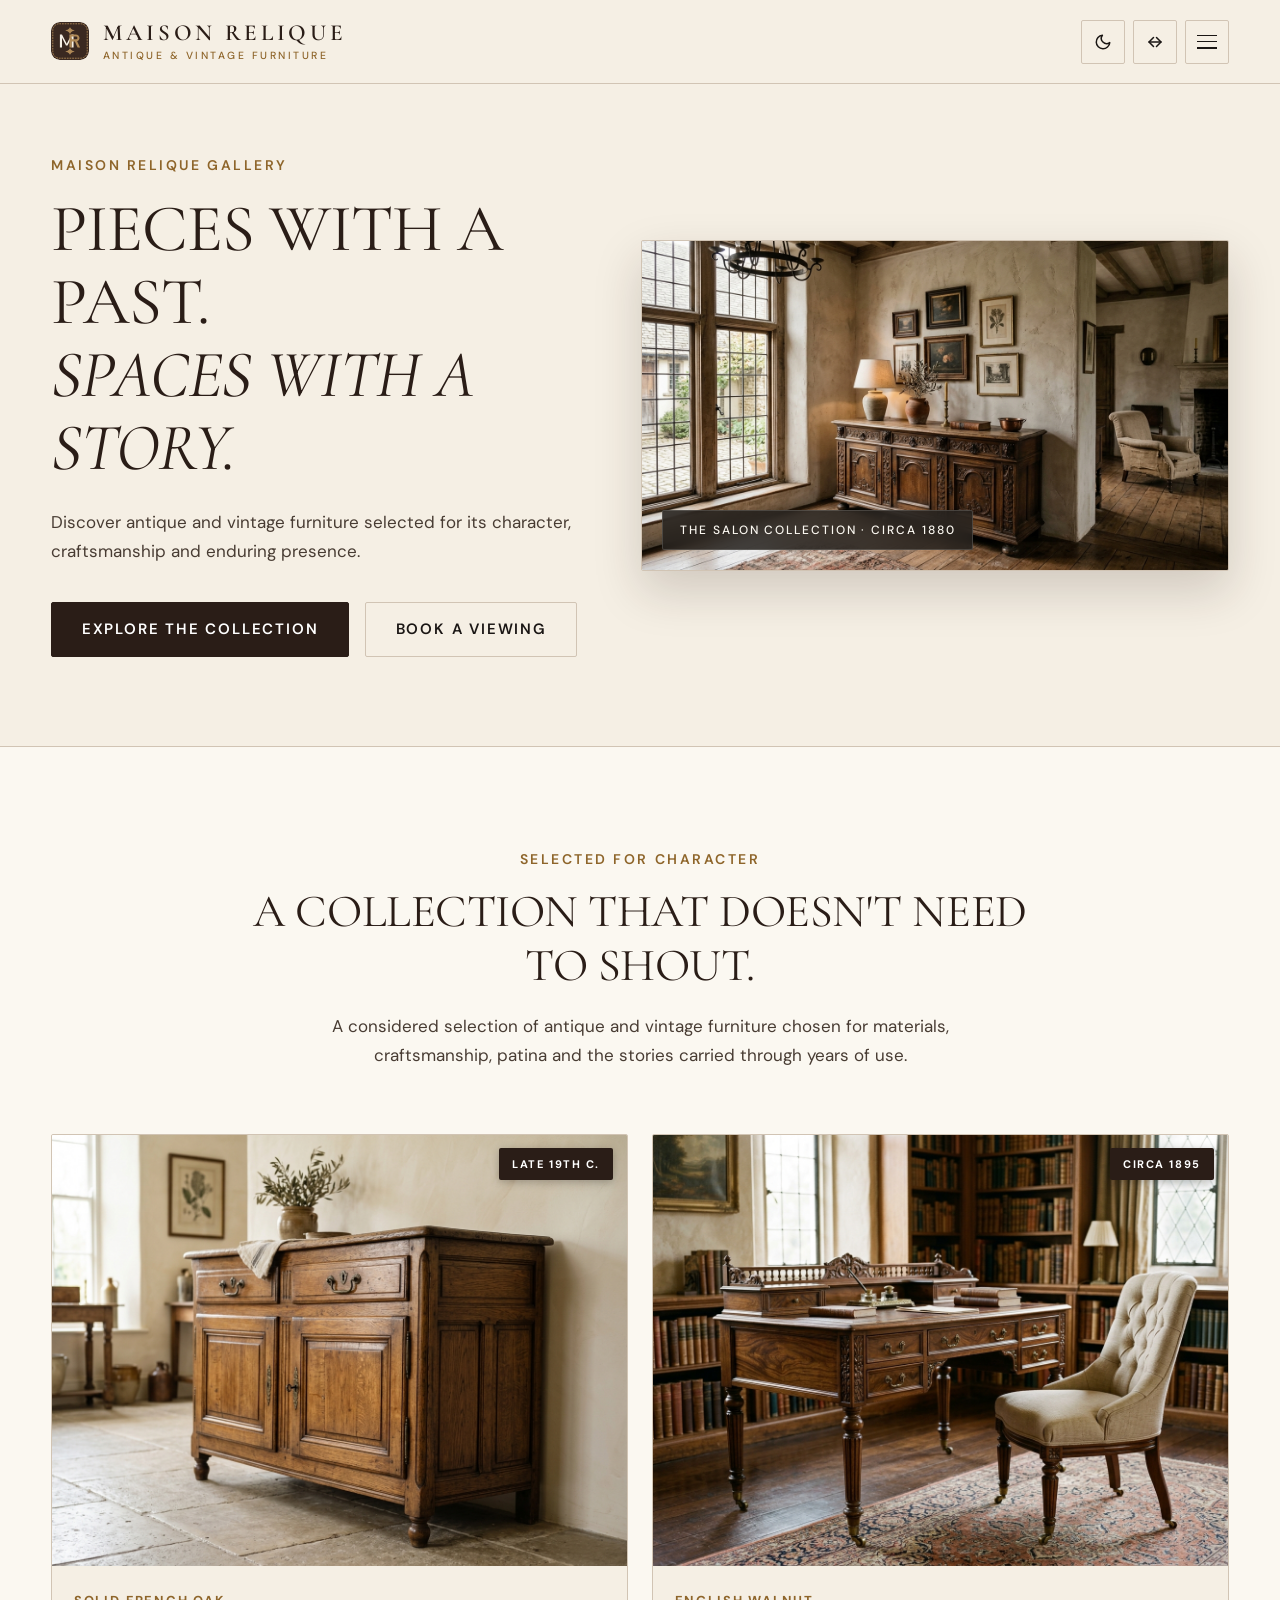
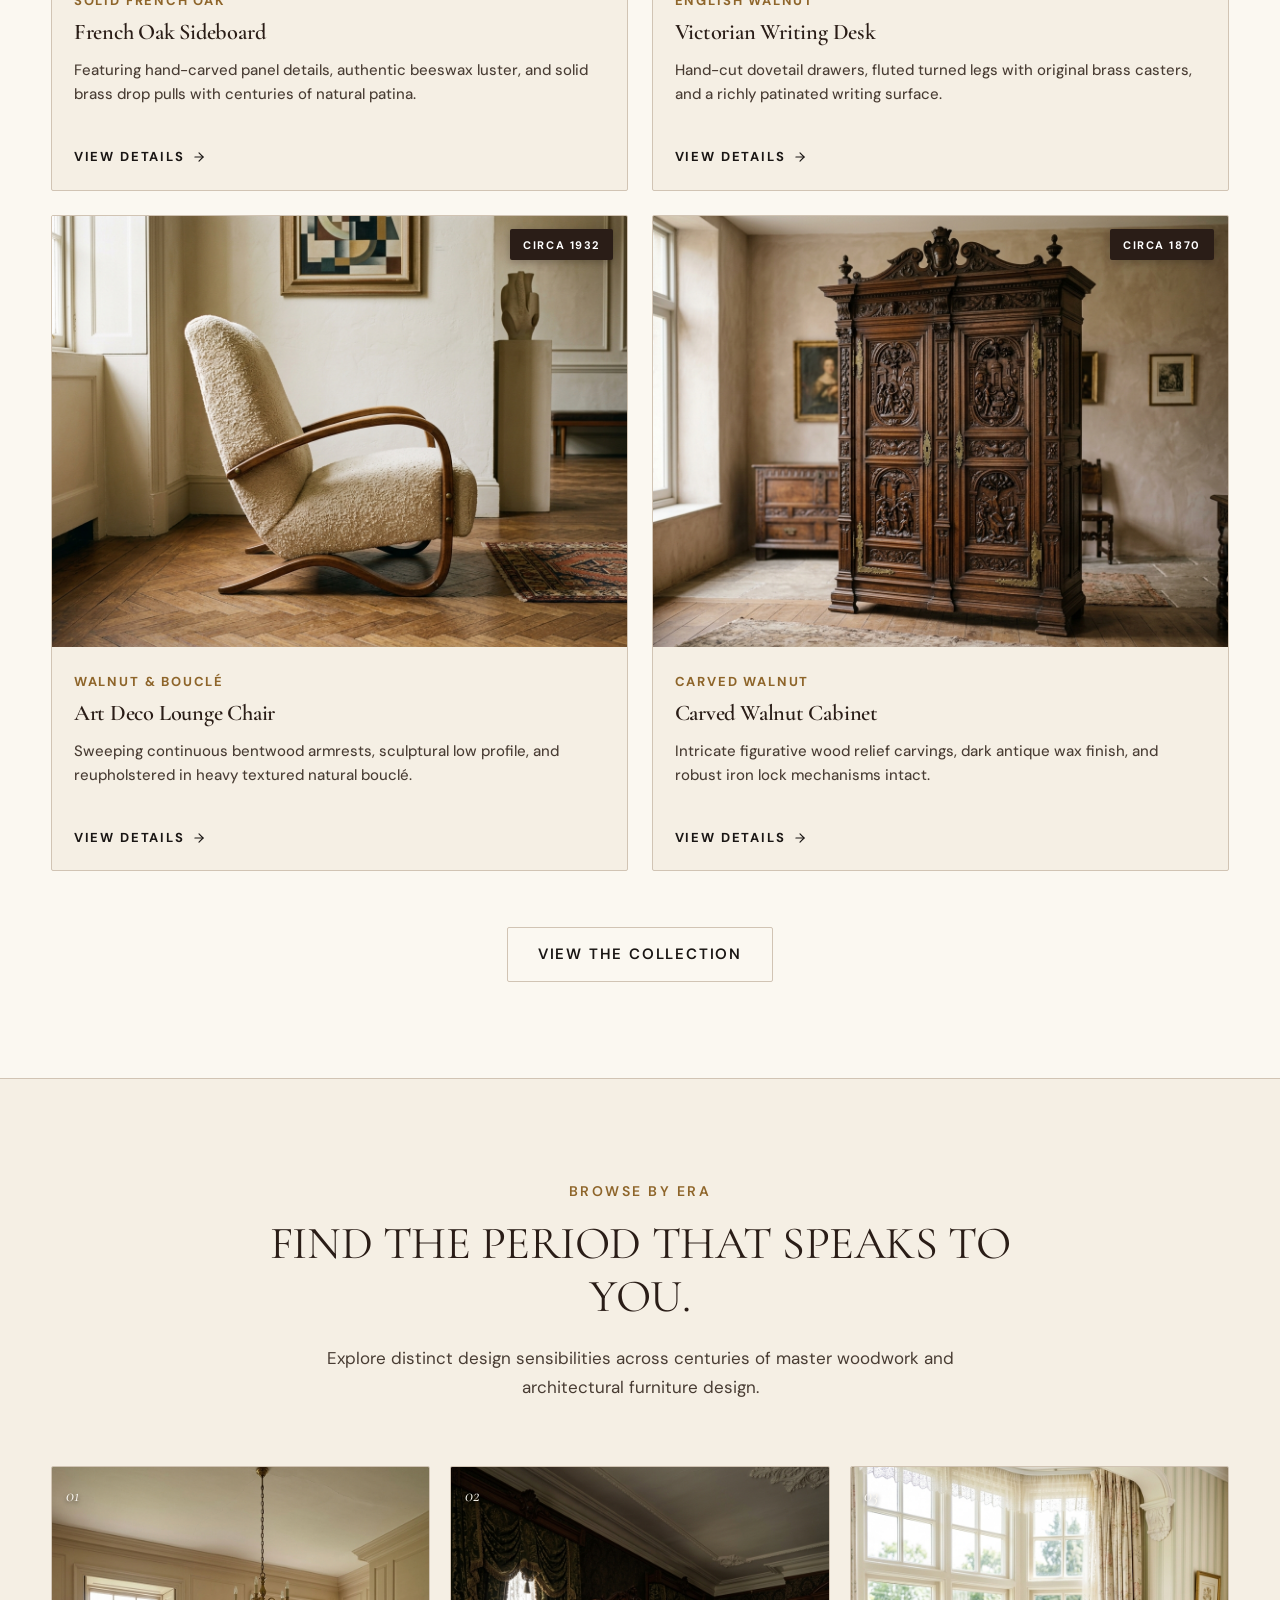
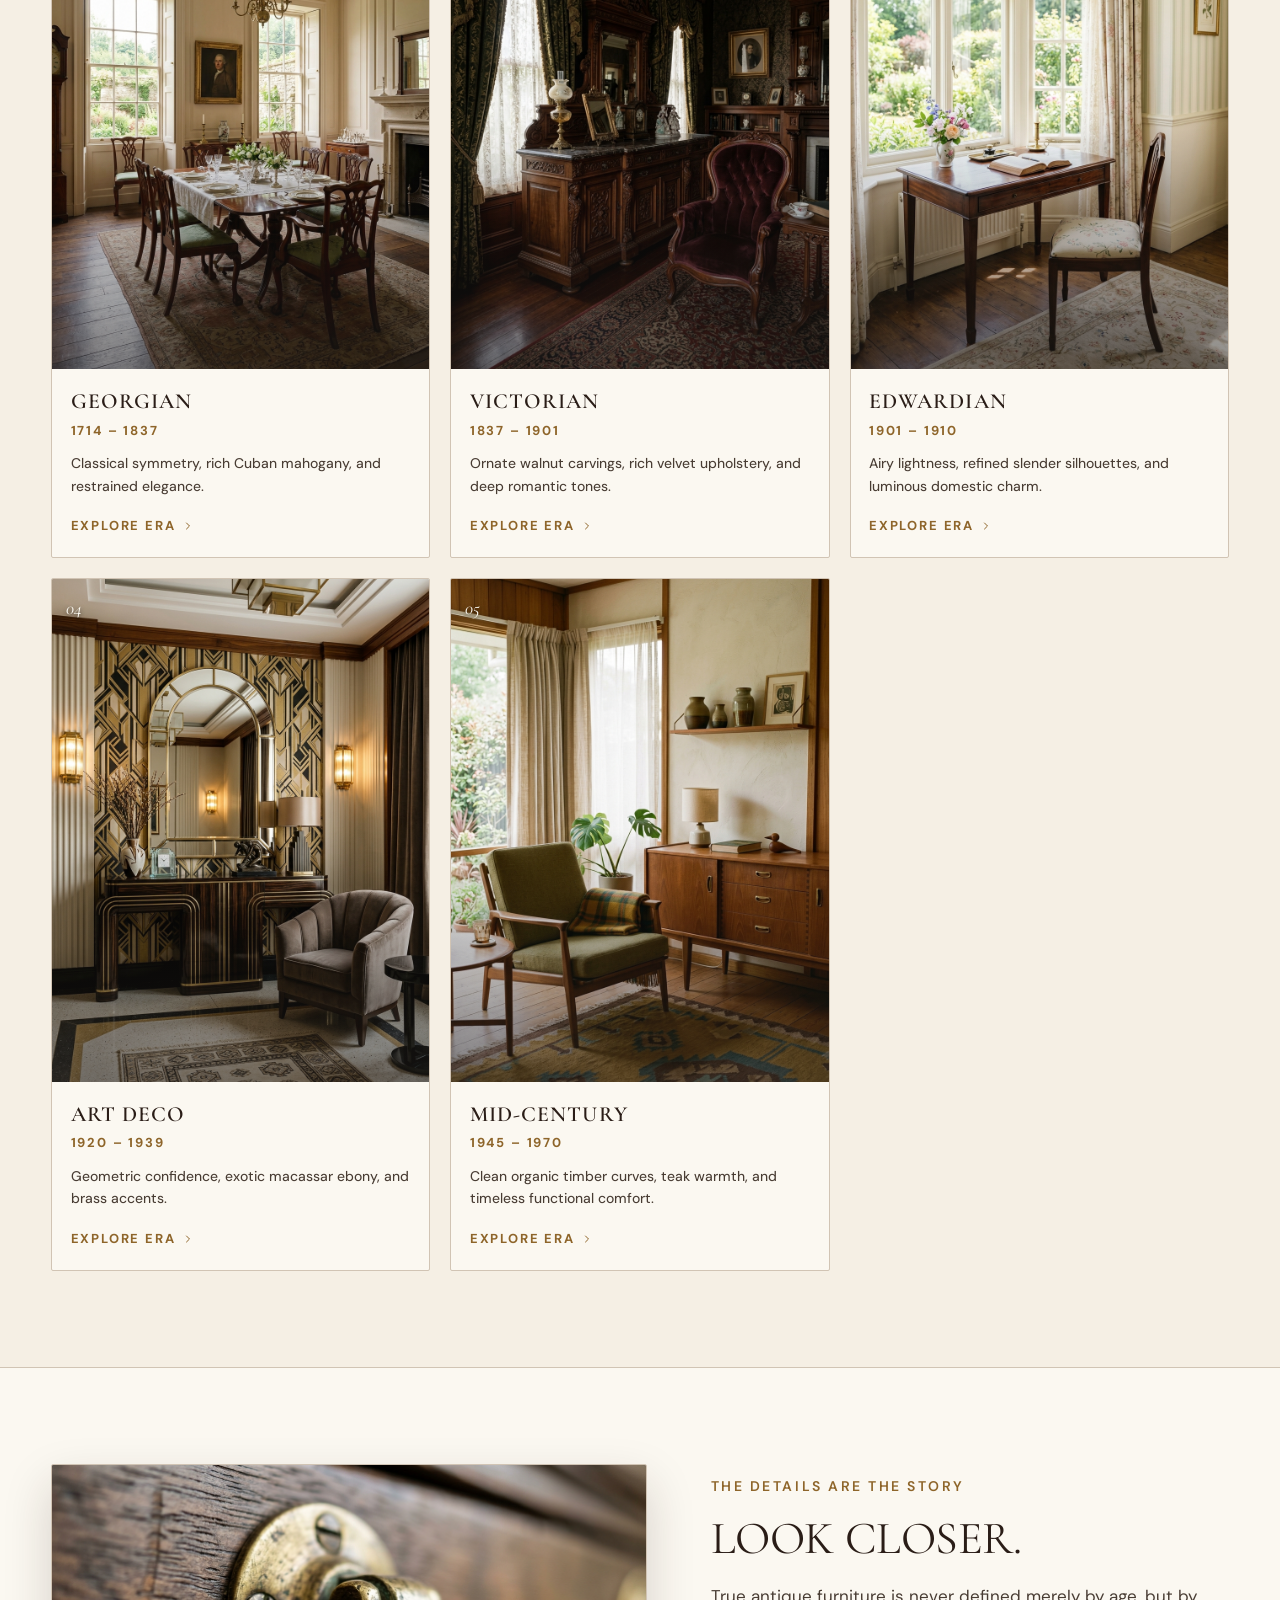
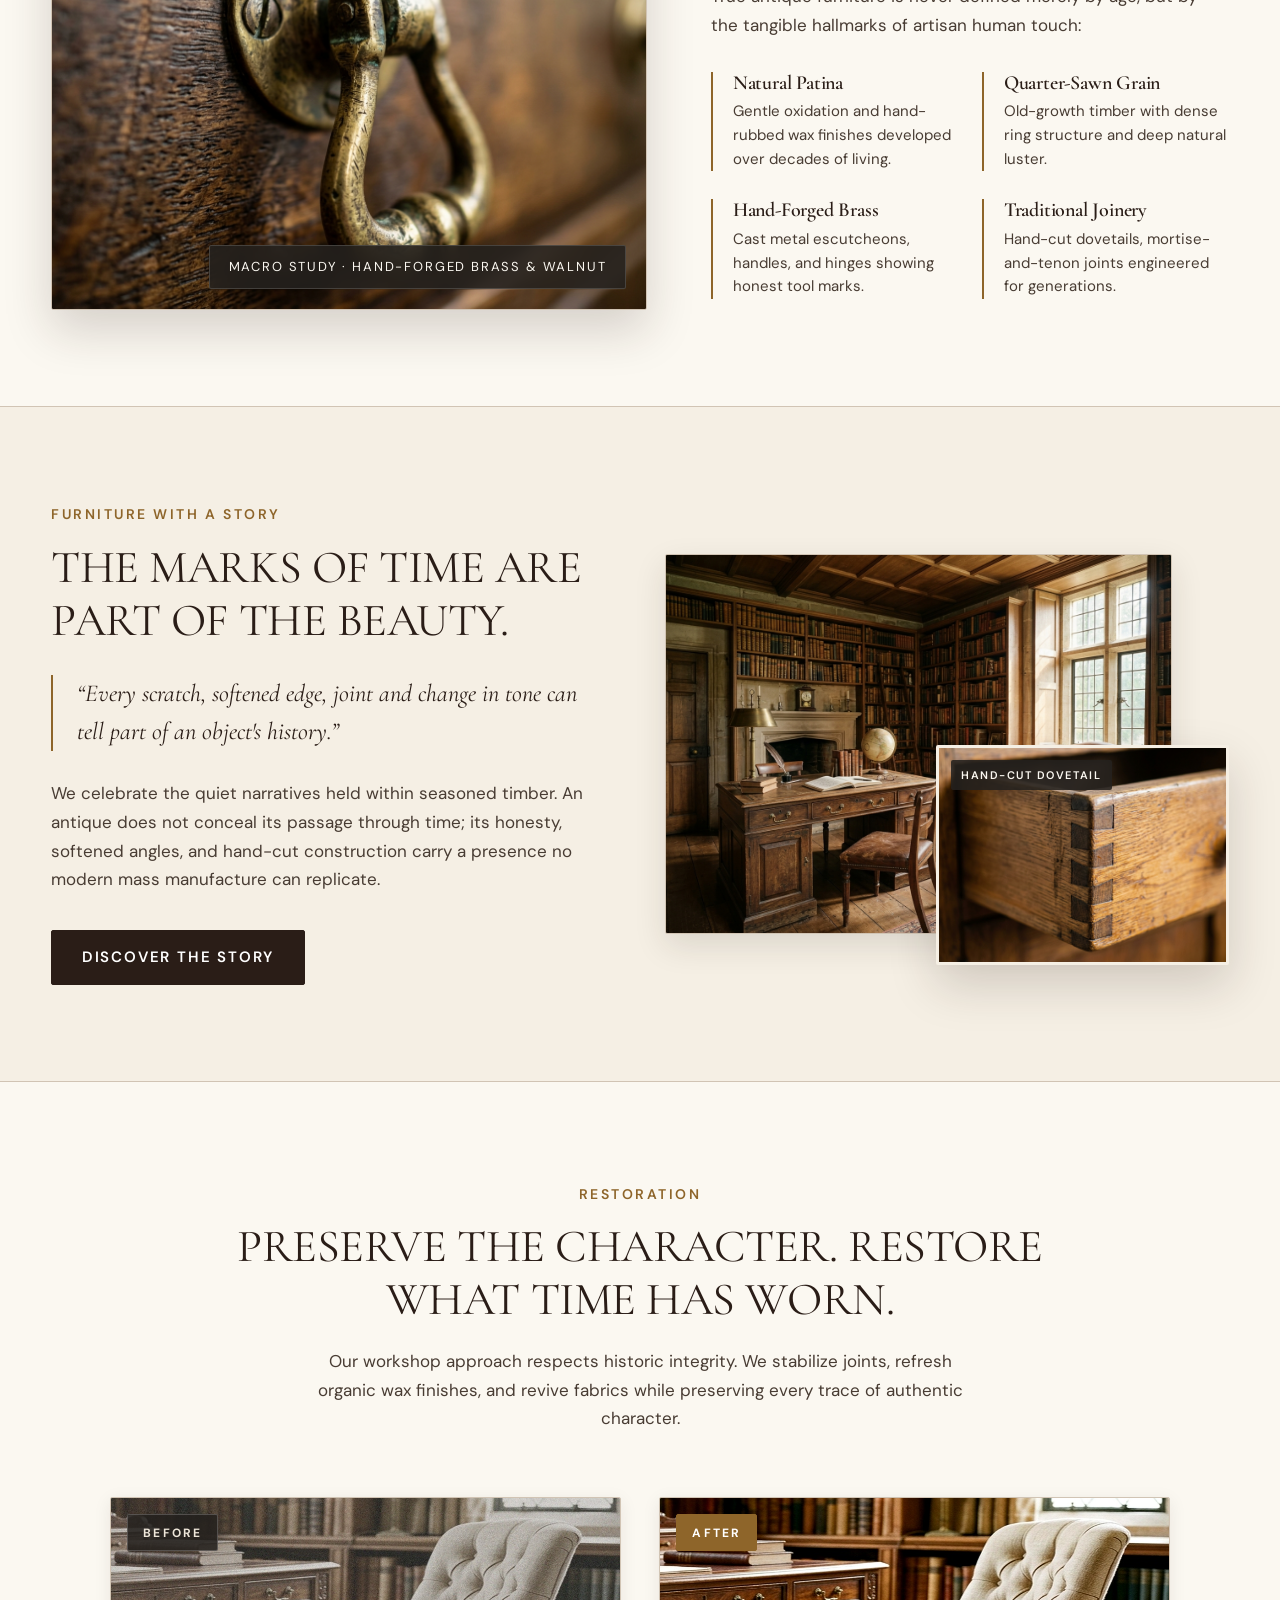
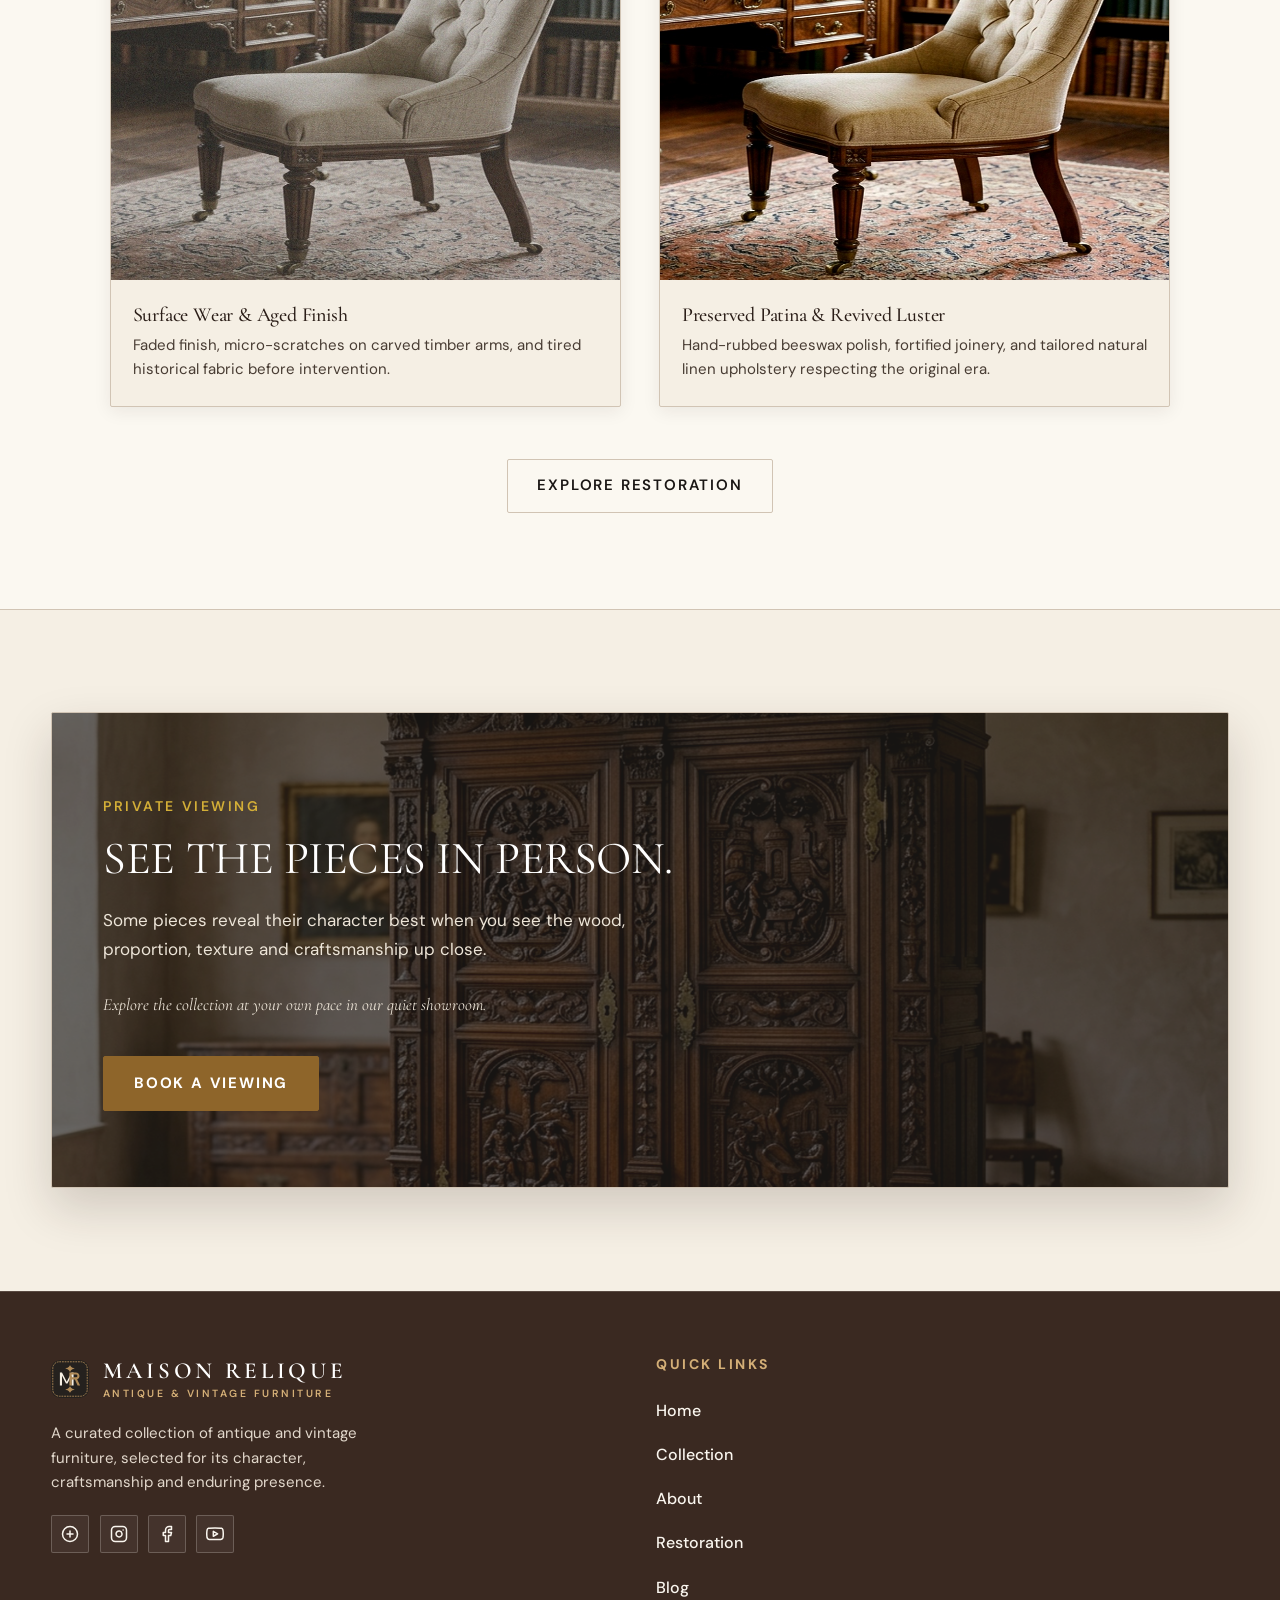
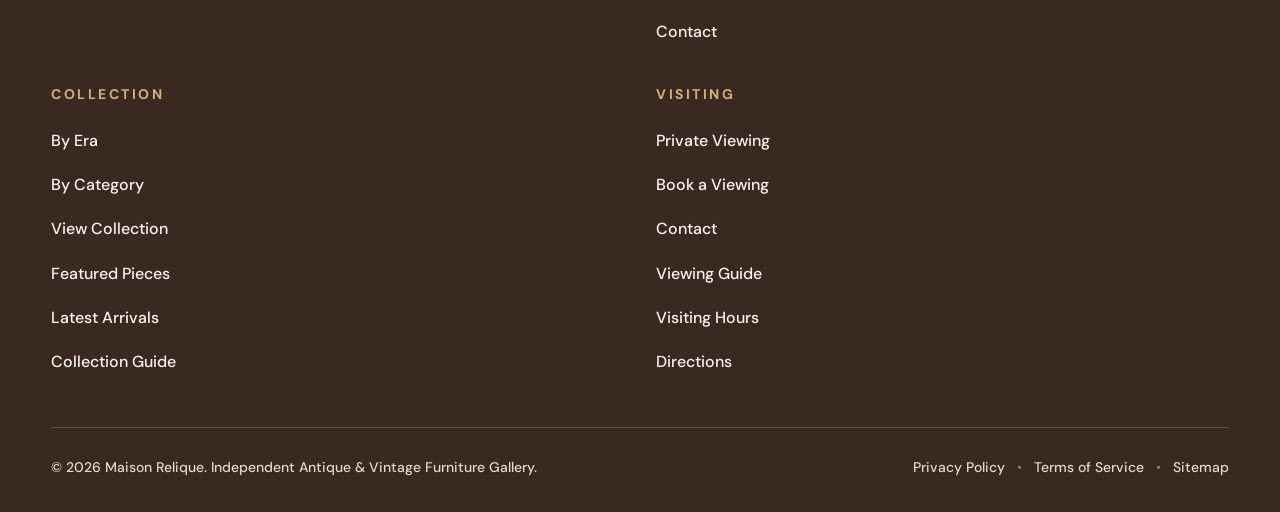
<file: index.html>
<!DOCTYPE html>
<html lang="en" dir="ltr">
<head>
  <meta charset="UTF-8">
  <meta name="viewport" content="width=device-width, initial-scale=1.0">
  <title>MAISON RELIQUE — Antique &amp; Vintage Furniture Store</title>
  <meta name="description" content="Discover antique and vintage furniture selected for its character, craftsmanship and enduring presence. Pieces with a past. Spaces with a story.">

  <!-- Favicon -->
  <link rel="icon" type="image/svg+xml" href="assets/icons/favicon.svg">

  <!-- Google Fonts: Cormorant Garamond (Editorial Serif) & DM Sans (Modern Body) -->
  <link rel="preconnect" href="https://fonts.googleapis.com">
  <link rel="preconnect" href="https://fonts.gstatic.com" crossorigin>
  <link href="https://fonts.googleapis.com/css2?family=Cormorant+Garamond:ital,wght@0,300;0,400;0,500;0,600;0,700;1,400;1,600&family=DM+Sans:ital,opsz,wght@0,9..40,300;0,9..40,400;0,9..40,500;0,9..40,600;0,9..40,700;1,9..40,400&display=swap" rel="stylesheet">

  <!-- Main Stylesheet -->
  <link rel="stylesheet" href="assets/css/style.css">
</head>
<body>

  <!-- ============================================================
       GLOBAL NAVBAR (DESKTOP, TABLET & MOBILE)
       ============================================================ -->
  <header class="site-header" id="site-header">
    <div class="container header-inner">
      
      <!-- Brand Logo with MR Monogram -->
      <a href="index.html" class="brand-logo" aria-label="Maison Relique Homepage">
        <span class="brand-monogram" aria-hidden="true">
          <svg class="monogram-svg" width="38" height="38" viewBox="0 0 64 64" fill="none" xmlns="http://www.w3.org/2000/svg">
            <rect width="64" height="64" rx="14" fill="#3A2921" class="monogram-bg"/>
            <rect x="3" y="3" width="58" height="58" rx="11" fill="none" stroke="#B08A57" stroke-width="1.5" stroke-dasharray="3 1.5"/>
            <path d="M32 9 C30 13 26 14 24 14 C26 15 30 16 32 20 C34 16 38 15 40 14 C38 14 34 13 32 9 Z" fill="#B08A57"/>
            <path d="M32 55 C30 51 26 50 24 50 C26 49 30 48 32 44 C34 48 38 49 40 50 C38 50 34 51 32 55 Z" fill="#B08A57"/>
            <g>
              <path d="M15 43 L15 21 L18.5 21 L26.5 36.5 L34.5 21 L38 21 L38 43 L34.5 43 L34.5 26.5 L27.8 39.5 L25.2 39.5 L18.5 26.5 L18.5 43 Z" fill="#F5EFE4"/>
              <path d="M31 43 L31 21 L41.5 21 C45.5 21 48 23.5 48 27 C48 29.5 46.5 31.5 44 32.5 L49 43 L44.8 43 L40.2 33 L34.8 33 L34.8 43 Z M34.8 29.2 L41.2 29.2 C43.2 29.2 44.5 28.2 44.5 26.8 C44.5 25.4 43.2 24.5 41.2 24.5 L34.8 24.5 Z" fill="#B08A57"/>
            </g>
          </svg>
        </span>
        <span class="brand-text-group">
          <span class="brand-title">Maison Relique</span>
          <span class="brand-subtitle">Antique &amp; Vintage Furniture</span>
        </span>
      </a>

      <!-- Desktop Navigation (1281px+) -->
      <nav class="desktop-nav" aria-label="Primary Navigation">
        
        <!-- Home Dropdown -->
        <div class="nav-dropdown-wrapper">
          <button type="button" class="dropdown-toggle nav-link active" id="homeDropdownBtn" aria-haspopup="true" aria-expanded="false">
            <span>Home</span>
            <svg class="dropdown-arrow" width="12" height="12" viewBox="0 0 24 24" fill="none" stroke="currentColor" stroke-width="2" stroke-linecap="round" stroke-linejoin="round" aria-hidden="true"><polyline points="6 9 12 15 18 9"></polyline></svg>
          </button>
          <div class="dropdown-menu" role="menu" aria-labelledby="homeDropdownBtn">
            <a href="index.html" class="dropdown-item active" role="menuitem">Home 1</a>
            <a href="home2.html" class="dropdown-item" role="menuitem">Home 2</a>
          </div>
        </div>
        
        <!-- Direct Menu Links (Full Navigation) -->
        <a href="our-story.html" class="nav-link">About</a>
        <a href="products.html" class="nav-link">Products</a>
        <a href="journal.html" class="nav-link">Gallery</a>
        <a href="blog.html" class="nav-link">Blog</a>
        <a href="contact.html" class="nav-link">Contact</a>
      </nav>

      <!-- Action Controls (Theme, RTL, Login, Hamburger) -->
      <div class="header-actions">
        <!-- Theme Toggle Button -->
        <button type="button" class="icon-btn theme-toggle-btn" aria-label="Toggle Dark / Light Theme" title="Toggle Theme">
          <svg class="icon-moon" width="18" height="18" viewBox="0 0 24 24" fill="none" stroke="currentColor" stroke-width="2" stroke-linecap="round" stroke-linejoin="round" aria-hidden="true"><path d="M21 12.79A9 9 0 1 1 11.21 3 7 7 0 0 0 21 12.79z"></path></svg>
          <svg class="icon-sun" width="18" height="18" viewBox="0 0 24 24" fill="none" stroke="currentColor" stroke-width="2" stroke-linecap="round" stroke-linejoin="round" aria-hidden="true" style="display: none;"><circle cx="12" cy="12" r="5"></circle><line x1="12" y1="1" x2="12" y2="3"></line><line x1="12" y1="21" x2="12" y2="23"></line><line x1="4.22" y1="4.22" x2="5.64" y2="5.64"></line><line x1="18.36" y1="18.36" x2="19.78" y2="19.78"></line><line x1="1" y1="12" x2="3" y2="12"></line><line x1="21" y1="12" x2="23" y2="12"></line><line x1="4.22" y1="19.78" x2="5.64" y2="18.36"></line><line x1="18.36" y1="5.64" x2="19.78" y2="4.22"></line></svg>
        </button>

        <!-- RTL / LTR Toggle Button -->
        <button type="button" class="icon-btn rtl-toggle-btn" aria-label="Toggle Text Direction (RTL/LTR)" title="Toggle Direction">
          <svg width="18" height="18" viewBox="0 0 24 24" fill="none" stroke="currentColor" stroke-width="2" stroke-linecap="round" stroke-linejoin="round" aria-hidden="true"><path d="M4 12h16"></path><path d="M14 6l6 6-6 6"></path><path d="M10 18l-6-6 6-6"></path></svg>
        </button>

        <!-- Client Login Button (1281px+) -->
        <button type="button" class="btn btn-outline nav-login-btn" data-action="open-login-modal">Login</button>

        <!-- Desktop Book a Viewing CTA Button (1281px+) -->
        <a href="contact.html#enquiry" class="btn btn-primary nav-cta-btn">Book a Viewing</a>

        <!-- Hamburger Menu Button -->
        <button type="button" class="hamburger-btn" id="hamburger-btn" aria-label="Toggle Navigation Menu" aria-expanded="false" aria-controls="mobile-drawer">
          <span class="hamburger-icon">
            <span class="hamburger-line"></span>
            <span class="hamburger-line"></span>
            <span class="hamburger-line"></span>
          </span>
        </button>
      </div>

    </div>
  </header>

  <!-- ============================================================
       MOBILE & TABLET DRAWER NAVIGATION (USER GLOBAL RULE)
       ============================================================ -->
  <div class="drawer-backdrop" id="drawer-backdrop" aria-hidden="true"></div>

  <nav class="mobile-drawer" id="mobile-drawer" aria-label="Mobile and Tablet Navigation">
    <div class="drawer-header">
      <a href="index.html" class="brand-logo" aria-label="Maison Relique">
        <span class="brand-monogram" aria-hidden="true">
          <svg class="monogram-svg" width="32" height="32" viewBox="0 0 64 64" fill="none" xmlns="http://www.w3.org/2000/svg">
            <rect width="64" height="64" rx="14" fill="#3A2921" class="monogram-bg"/>
            <rect x="3" y="3" width="58" height="58" rx="11" fill="none" stroke="#B08A57" stroke-width="1.5" stroke-dasharray="3 1.5"/>
            <g>
              <path d="M15 43 L15 21 L18.5 21 L26.5 36.5 L34.5 21 L38 21 L38 43 L34.5 43 L34.5 26.5 L27.8 39.5 L25.2 39.5 L18.5 26.5 L18.5 43 Z" fill="#F5EFE4"/>
              <path d="M31 43 L31 21 L41.5 21 C45.5 21 48 23.5 48 27 C48 29.5 46.5 31.5 44 32.5 L49 43 L44.8 43 L40.2 33 L34.8 33 L34.8 43 Z M34.8 29.2 L41.2 29.2 C43.2 29.2 44.5 28.2 44.5 26.8 C44.5 25.4 43.2 24.5 41.2 24.5 L34.8 24.5 Z" fill="#B08A57"/>
            </g>
          </svg>
        </span>
        <span class="brand-text-group">
          <span class="brand-title">Maison Relique</span>
          <span class="brand-subtitle">Antique &amp; Vintage Furniture</span>
        </span>
      </a>
      <button type="button" class="icon-btn" id="drawer-close-btn" aria-label="Close navigation menu">
        <svg width="20" height="20" viewBox="0 0 24 24" fill="none" stroke="currentColor" stroke-width="2" stroke-linecap="round" stroke-linejoin="round" aria-hidden="true"><line x1="18" y1="6" x2="6" y2="18"></line><line x1="6" y1="6" x2="18" y2="18"></line></svg>
      </button>
    </div>

    <div class="drawer-body">
      <ul class="drawer-nav-list">
        <!-- Home Submenu -->
        <li class="drawer-nav-item">
          <button type="button" class="drawer-nav-link drawer-submenu-toggle expanded" aria-expanded="true">
            <span>Home</span>
            <svg width="14" height="14" viewBox="0 0 24 24" fill="none" stroke="currentColor" stroke-width="2" stroke-linecap="round" stroke-linejoin="round" aria-hidden="true"><polyline points="6 9 12 15 18 9"></polyline></svg>
          </button>
          <div class="drawer-submenu open">
            <a href="index.html" class="drawer-sublink active">Home 1</a>
            <a href="home2.html" class="drawer-sublink">Home 2</a>
          </div>
        </li>

        <li class="drawer-nav-item">
          <a href="our-story.html" class="drawer-nav-link">About</a>
        </li>
        <li class="drawer-nav-item">
          <a href="products.html" class="drawer-nav-link">Products</a>
        </li>
        <li class="drawer-nav-item">
          <a href="collection.html#category-index" class="drawer-nav-link">Categories</a>
        </li>
        <li class="drawer-nav-item">
          <a href="collection.html#era-index" class="drawer-nav-link">Brands &amp; Eras</a>
        </li>
        <li class="drawer-nav-item">
          <a href="products.html#selection" class="drawer-nav-link">Deals &amp; Curated</a>
        </li>
        <li class="drawer-nav-item">
          <a href="products.html#between" class="drawer-nav-link">Accessories &amp; Accent Pieces</a>
        </li>
        <li class="drawer-nav-item">
          <a href="journal.html" class="drawer-nav-link">Gallery</a>
        </li>
        <li class="drawer-nav-item">
          <a href="blog.html" class="drawer-nav-link">Blog</a>
        </li>
        <li class="drawer-nav-item">
          <a href="contact.html" class="drawer-nav-link">Contact</a>
        </li>
      </ul>

      <!-- Controls in Drawer -->
      <div class="drawer-controls">
        <button type="button" class="drawer-control-btn theme-toggle-btn" aria-label="Toggle Dark / Light Theme">
          <svg class="icon-moon" width="16" height="16" viewBox="0 0 24 24" fill="none" stroke="currentColor" stroke-width="2" stroke-linecap="round" stroke-linejoin="round" aria-hidden="true"><path d="M21 12.79A9 9 0 1 1 11.21 3 7 7 0 0 0 21 12.79z"></path></svg>
          <svg class="icon-sun" width="16" height="16" viewBox="0 0 24 24" fill="none" stroke="currentColor" stroke-width="2" stroke-linecap="round" stroke-linejoin="round" aria-hidden="true" style="display: none;"><circle cx="12" cy="12" r="5"></circle><line x1="12" y1="1" x2="12" y2="3"></line><line x1="12" y1="21" x2="12" y2="23"></line><line x1="4.22" y1="4.22" x2="5.64" y2="5.64"></line><line x1="18.36" y1="18.36" x2="19.78" y2="19.78"></line><line x1="1" y1="12" x2="3" y2="12"></line><line x1="21" y1="12" x2="23" y2="12"></line><line x1="4.22" y1="19.78" x2="5.64" y2="18.36"></line><line x1="18.36" y1="5.64" x2="19.78" y2="4.22"></line></svg>
          <span class="theme-btn-label">Dark Mode</span>
        </button>

        <button type="button" class="drawer-control-btn rtl-toggle-btn" aria-label="Toggle Direction">
          <svg width="16" height="16" viewBox="0 0 24 24" fill="none" stroke="currentColor" stroke-width="2" stroke-linecap="round" stroke-linejoin="round" aria-hidden="true"><path d="M4 12h16"></path><path d="M14 6l6 6-6 6"></path><path d="M10 18l-6-6 6-6"></path></svg>
          <span class="rtl-btn-label">RTL View</span>
        </button>
      </div>

      <!-- Drawer CTAs (User Global Rule: Login Button) -->
      <div class="drawer-actions">
        <button type="button" class="btn btn-outline nav-login-btn" data-action="open-login-modal" style="width: 100%; justify-content: center;">Client Login</button>
        <a href="contact.html#enquiry" class="btn btn-primary" style="width: 100%; justify-content: center;">Book a Viewing</a>
      </div>
    </div>
  </nav>

  <main id="main-content">

    <!-- ============================================================
         SECTION 1 — EDITORIAL HERO
         ============================================================ -->
    <section class="hero-section" id="hero">
      <div class="container">
        <div class="hero-grid">
          
          <!-- Editorial Text Area -->
          <div class="hero-content">
            <span class="eyebrow">Maison Relique Gallery</span>
            <h1 class="heading-xl hero-headline">
              <span>Pieces with a past.</span>
              <span class="editorial-italic">Spaces with a story.</span>
            </h1>
            <p class="body-lead hero-description">
              Discover antique and vintage furniture selected for its character, craftsmanship and enduring presence.
            </p>
            <div class="hero-ctas">
              <a href="collection.html" class="btn btn-primary">Explore the Collection</a>
              <a href="contact.html#enquiry" class="btn btn-secondary">Book a Viewing</a>
            </div>
          </div>

          <!-- Large Visual Composition -->
          <div class="hero-media-wrapper">
            <div class="hero-image-frame">
              <img src="assets/images/home/hero.jpg" alt="Editorial interior featuring a restored antique French sideboard and aged wooden flooring under natural daylight" width="1376" height="768" loading="eager" fetchpriority="high">
              <div class="hero-caption-tag">
                <span>The Salon Collection · Circa 1880</span>
              </div>
            </div>
          </div>

        </div>
      </div>
    </section>

    <!-- ============================================================
         SECTION 2 — CURATED COLLECTION
         ============================================================ -->
    <section class="curated-section section-padding" id="curated">
      <div class="container">
        
        <div class="section-header text-center">
          <span class="eyebrow">Selected for Character</span>
          <h2 class="heading-lg">A Collection That Doesn't Need to Shout.</h2>
          <p class="body-lead" style="max-width: 680px; margin: 1.25rem auto 0;">
            A considered selection of antique and vintage furniture chosen for materials, craftsmanship, patina and the stories carried through years of use.
          </p>
        </div>

        <div class="curated-grid">
          
          <!-- Card 01 -->
          <article class="furniture-card">
            <div class="card-image-wrap">
              <img src="assets/images/home/curated-01.jpg" alt="French Oak Sideboard with visible grain and aged brass drop handles" width="1200" height="896" loading="lazy">
              <span class="card-badge">Late 19th C.</span>
            </div>
            <div class="card-content">
              <span class="card-meta">Solid French Oak</span>
              <h3 class="card-title">French Oak Sideboard</h3>
              <p class="card-description">
                Featuring hand-carved panel details, authentic beeswax luster, and solid brass drop pulls with centuries of natural patina.
              </p>
              <div class="card-footer">
                <span class="card-cta">
                  <span>View Details</span>
                  <svg class="rtl-mirror" width="14" height="14" viewBox="0 0 24 24" fill="none" stroke="currentColor" stroke-width="2" stroke-linecap="round" stroke-linejoin="round" aria-hidden="true"><line x1="5" y1="12" x2="19" y2="12"></line><polyline points="12 5 19 12 12 19"></polyline></svg>
                </span>
              </div>
            </div>
          </article>

          <!-- Card 02 -->
          <article class="furniture-card">
            <div class="card-image-wrap">
              <img src="assets/images/home/curated-02.jpg" alt="Victorian Writing Desk with carved walnut finish and linen chair" width="1200" height="896" loading="lazy">
              <span class="card-badge">Circa 1895</span>
            </div>
            <div class="card-content">
              <span class="card-meta">English Walnut</span>
              <h3 class="card-title">Victorian Writing Desk</h3>
              <p class="card-description">
                Hand-cut dovetail drawers, fluted turned legs with original brass casters, and a richly patinated writing surface.
              </p>
              <div class="card-footer">
                <span class="card-cta">
                  <span>View Details</span>
                  <svg class="rtl-mirror" width="14" height="14" viewBox="0 0 24 24" fill="none" stroke="currentColor" stroke-width="2" stroke-linecap="round" stroke-linejoin="round" aria-hidden="true"><line x1="5" y1="12" x2="19" y2="12"></line><polyline points="12 5 19 12 12 19"></polyline></svg>
                </span>
              </div>
            </div>
          </article>

          <!-- Card 03 -->
          <article class="furniture-card">
            <div class="card-image-wrap">
              <img src="assets/images/home/curated-03.jpg" alt="Art Deco Lounge Chair in cream bouclé textured upholstery with bent walnut arms" width="1200" height="896" loading="lazy">
              <span class="card-badge">Circa 1932</span>
            </div>
            <div class="card-content">
              <span class="card-meta">Walnut &amp; Bouclé</span>
              <h3 class="card-title">Art Deco Lounge Chair</h3>
              <p class="card-description">
                Sweeping continuous bentwood armrests, sculptural low profile, and reupholstered in heavy textured natural bouclé.
              </p>
              <div class="card-footer">
                <span class="card-cta">
                  <span>View Details</span>
                  <svg class="rtl-mirror" width="14" height="14" viewBox="0 0 24 24" fill="none" stroke="currentColor" stroke-width="2" stroke-linecap="round" stroke-linejoin="round" aria-hidden="true"><line x1="5" y1="12" x2="19" y2="12"></line><polyline points="12 5 19 12 12 19"></polyline></svg>
                </span>
              </div>
            </div>
          </article>

          <!-- Card 04 -->
          <article class="furniture-card">
            <div class="card-image-wrap">
              <img src="assets/images/home/curated-04.jpg" alt="Tall Carved Walnut Cabinet with hand-carved relief doors and brass keyholes" width="1200" height="896" loading="lazy">
              <span class="card-badge">Circa 1870</span>
            </div>
            <div class="card-content">
              <span class="card-meta">Carved Walnut</span>
              <h3 class="card-title">Carved Walnut Cabinet</h3>
              <p class="card-description">
                Intricate figurative wood relief carvings, dark antique wax finish, and robust iron lock mechanisms intact.
              </p>
              <div class="card-footer">
                <span class="card-cta">
                  <span>View Details</span>
                  <svg class="rtl-mirror" width="14" height="14" viewBox="0 0 24 24" fill="none" stroke="currentColor" stroke-width="2" stroke-linecap="round" stroke-linejoin="round" aria-hidden="true"><line x1="5" y1="12" x2="19" y2="12"></line><polyline points="12 5 19 12 12 19"></polyline></svg>
                </span>
              </div>
            </div>
          </article>

        </div>

        <div class="section-footer-cta">
          <a href="#era" class="btn btn-secondary">View the Collection</a>
        </div>

      </div>
    </section>

    <!-- ============================================================
         SECTION 3 — BROWSE BY ERA
         ============================================================ -->
    <section class="era-section section-padding" id="era">
      <div class="container">
        
        <div class="section-header text-center">
          <span class="eyebrow">Browse by Era</span>
          <h2 class="heading-lg">Find the Period That Speaks to You.</h2>
          <p class="body-lead" style="max-width: 640px; margin: 1.25rem auto 0;">
            Explore distinct design sensibilities across centuries of master woodwork and architectural furniture design.
          </p>
        </div>

        <div class="era-grid">
          
          <!-- 01 Georgian -->
          <a href="#curated" class="era-card" aria-label="Explore Georgian Era Collection">
            <div class="era-image-wrap">
              <img src="assets/images/home/georgian.jpg" alt="Georgian mahogany dining table with Chippendale chairs in sunlit room" width="896" height="1200" loading="lazy">
              <div class="era-overlay"></div>
              <span class="era-number">01</span>
            </div>
            <div class="era-content">
              <h3 class="era-name">Georgian</h3>
              <span class="era-years">1714 – 1837</span>
              <p class="era-desc">Classical symmetry, rich Cuban mahogany, and restrained elegance.</p>
              <span class="era-explore">
                <span>Explore Era</span>
                <svg class="rtl-mirror" width="12" height="12" viewBox="0 0 24 24" fill="none" stroke="currentColor" stroke-width="2" stroke-linecap="round" stroke-linejoin="round" aria-hidden="true"><polyline points="9 18 15 12 9 6"></polyline></svg>
              </span>
            </div>
          </a>

          <!-- 02 Victorian -->
          <a href="#curated" class="era-card" aria-label="Explore Victorian Era Collection">
            <div class="era-image-wrap">
              <img src="assets/images/home/victorian.jpg" alt="Victorian walnut credenza and deep velvet armchair in parlor" width="896" height="1200" loading="lazy">
              <div class="era-overlay"></div>
              <span class="era-number">02</span>
            </div>
            <div class="era-content">
              <h3 class="era-name">Victorian</h3>
              <span class="era-years">1837 – 1901</span>
              <p class="era-desc">Ornate walnut carvings, rich velvet upholstery, and deep romantic tones.</p>
              <span class="era-explore">
                <span>Explore Era</span>
                <svg class="rtl-mirror" width="12" height="12" viewBox="0 0 24 24" fill="none" stroke="currentColor" stroke-width="2" stroke-linecap="round" stroke-linejoin="round" aria-hidden="true"><polyline points="9 18 15 12 9 6"></polyline></svg>
              </span>
            </div>
          </a>

          <!-- 03 Edwardian -->
          <a href="#curated" class="era-card" aria-label="Explore Edwardian Era Collection">
            <div class="era-image-wrap">
              <img src="assets/images/home/edwardian.jpg" alt="Edwardian bright sunlit reading table and slender wooden chair" width="896" height="1200" loading="lazy">
              <div class="era-overlay"></div>
              <span class="era-number">03</span>
            </div>
            <div class="era-content">
              <h3 class="era-name">Edwardian</h3>
              <span class="era-years">1901 – 1910</span>
              <p class="era-desc">Airy lightness, refined slender silhouettes, and luminous domestic charm.</p>
              <span class="era-explore">
                <span>Explore Era</span>
                <svg class="rtl-mirror" width="12" height="12" viewBox="0 0 24 24" fill="none" stroke="currentColor" stroke-width="2" stroke-linecap="round" stroke-linejoin="round" aria-hidden="true"><polyline points="9 18 15 12 9 6"></polyline></svg>
              </span>
            </div>
          </a>

          <!-- 04 Art Deco -->
          <a href="#curated" class="era-card" aria-label="Explore Art Deco Collection">
            <div class="era-image-wrap">
              <img src="assets/images/home/art-deco.jpg" alt="Art Deco geometric macassar ebony console and arched mirror" width="896" height="1200" loading="lazy">
              <div class="era-overlay"></div>
              <span class="era-number">04</span>
            </div>
            <div class="era-content">
              <h3 class="era-name">Art Deco</h3>
              <span class="era-years">1920 – 1939</span>
              <p class="era-desc">Geometric confidence, exotic macassar ebony, and brass accents.</p>
              <span class="era-explore">
                <span>Explore Era</span>
                <svg class="rtl-mirror" width="12" height="12" viewBox="0 0 24 24" fill="none" stroke="currentColor" stroke-width="2" stroke-linecap="round" stroke-linejoin="round" aria-hidden="true"><polyline points="9 18 15 12 9 6"></polyline></svg>
              </span>
            </div>
          </a>

          <!-- 05 Mid-Century -->
          <a href="#curated" class="era-card" aria-label="Explore Mid-Century Vintage Collection">
            <div class="era-image-wrap">
              <img src="assets/images/home/mid-century.jpg" alt="Mid-Century teak sideboard and low-profile lounge chair" width="896" height="1200" loading="lazy">
              <div class="era-overlay"></div>
              <span class="era-number">05</span>
            </div>
            <div class="era-content">
              <h3 class="era-name">Mid-Century</h3>
              <span class="era-years">1945 – 1970</span>
              <p class="era-desc">Clean organic timber curves, teak warmth, and timeless functional comfort.</p>
              <span class="era-explore">
                <span>Explore Era</span>
                <svg class="rtl-mirror" width="12" height="12" viewBox="0 0 24 24" fill="none" stroke="currentColor" stroke-width="2" stroke-linecap="round" stroke-linejoin="round" aria-hidden="true"><polyline points="9 18 15 12 9 6"></polyline></svg>
              </span>
            </div>
          </a>

        </div>

      </div>
    </section>

    <!-- ============================================================
         SECTION 4 — THE DETAILS THAT MATTER
         ============================================================ -->
    <section class="details-section section-padding" id="details">
      <div class="container">
        <div class="details-grid">
          
          <!-- Macro Detail Image -->
          <div class="details-media">
            <div class="details-image-frame">
              <img src="assets/images/home/details.jpg" alt="Macro close-up of antique solid brass drop pull handle on aged walnut wood with natural patina" width="1200" height="896" loading="lazy">
              <div class="details-caption-pill">
                <span>Macro Study · Hand-Forged Brass &amp; Walnut</span>
              </div>
            </div>
          </div>

          <!-- Editorial Text & Breakdown -->
          <div class="details-content">
            <span class="eyebrow">The Details Are the Story</span>
            <h2 class="heading-lg">Look Closer.</h2>
            <p class="body-lead" style="margin-top: 1rem;">
              True antique furniture is never defined merely by age, but by the tangible hallmarks of artisan human touch:
            </p>

            <div class="details-list">
              <div class="detail-item">
                <h3 class="detail-item-title">Natural Patina</h3>
                <p class="detail-item-text">Gentle oxidation and hand-rubbed wax finishes developed over decades of living.</p>
              </div>

              <div class="detail-item">
                <h3 class="detail-item-title">Quarter-Sawn Grain</h3>
                <p class="detail-item-text">Old-growth timber with dense ring structure and deep natural luster.</p>
              </div>

              <div class="detail-item">
                <h3 class="detail-item-title">Hand-Forged Brass</h3>
                <p class="detail-item-text">Cast metal escutcheons, handles, and hinges showing honest tool marks.</p>
              </div>

              <div class="detail-item">
                <h3 class="detail-item-title">Traditional Joinery</h3>
                <p class="detail-item-text">Hand-cut dovetails, mortise-and-tenon joints engineered for generations.</p>
              </div>
            </div>
          </div>

        </div>
      </div>
    </section>

    <!-- ============================================================
         SECTION 5 — FURNITURE WITH A STORY
         ============================================================ -->
    <section class="story-section section-padding" id="story">
      <div class="container">
        <div class="story-grid">
          
          <!-- Story Editorial Content -->
          <div class="story-content">
            <span class="eyebrow">Furniture with a Story</span>
            <h2 class="heading-lg">The Marks of Time Are Part of the Beauty.</h2>
            
            <blockquote class="story-quote">
              &ldquo;Every scratch, softened edge, joint and change in tone can tell part of an object's history.&rdquo;
            </blockquote>

            <p class="body-lead story-paragraph">
              We celebrate the quiet narratives held within seasoned timber. An antique does not conceal its passage through time; its honesty, softened angles, and hand-cut construction carry a presence no modern mass manufacture can replicate.
            </p>

            <div>
              <a href="#curated" class="btn btn-primary">Discover the Story</a>
            </div>
          </div>

          <!-- Asymmetric Visual Composition (Main Room + Dovetail Inset) -->
          <div class="story-visual-composition">
            <div class="story-main-frame">
              <img src="assets/images/home/story-main.jpg" alt="Atmospheric antique library with writing desk and book-lined walls under natural sunlight" width="1200" height="896" loading="lazy">
            </div>
            
            <div class="story-detail-frame">
              <img src="assets/images/home/story-detail.jpg" alt="Macro detail of authentic hand-cut dovetail woodworking joint in solid oak drawer" width="1200" height="896" loading="lazy">
              <span class="story-detail-tag">Hand-Cut Dovetail</span>
            </div>
          </div>

        </div>
      </div>
    </section>

    <!-- ============================================================
         SECTION 6 — RESTORATION PREVIEW
         ============================================================ -->
    <section class="restoration-section section-padding" id="restoration">
      <div class="container">
        
        <div class="section-header text-center">
          <span class="eyebrow">Restoration</span>
          <h2 class="heading-lg">Preserve the Character. Restore What Time Has Worn.</h2>
          <p class="body-lead" style="max-width: 680px; margin: 1.25rem auto 0;">
            Our workshop approach respects historic integrity. We stabilize joints, refresh organic wax finishes, and revive fabrics while preserving every trace of authentic character.
          </p>
        </div>

        <div class="restoration-interactive-wrap">
          
          <!-- Before Card -->
          <div class="restoration-side">
            <div class="restoration-img-box">
              <img src="assets/images/home/restoration-before.jpg" alt="Antique wooden armchair before restoration showing aged surface wear and faded finish" width="1000" height="750" loading="lazy">
              <span class="restoration-label label-before">Before</span>
            </div>
            <div class="restoration-info">
              <h4>Surface Wear &amp; Aged Finish</h4>
              <p>Faded finish, micro-scratches on carved timber arms, and tired historical fabric before intervention.</p>
            </div>
          </div>

          <!-- After Card -->
          <div class="restoration-side">
            <div class="restoration-img-box">
              <img src="assets/images/home/restoration-after.jpg" alt="Antique wooden armchair after master artisan restoration with rich French polish and fresh linen" width="1000" height="750" loading="lazy">
              <span class="restoration-label label-after">After</span>
            </div>
            <div class="restoration-info">
              <h4>Preserved Patina &amp; Revived Luster</h4>
              <p>Hand-rubbed beeswax polish, fortified joinery, and tailored natural linen upholstery respecting the original era.</p>
            </div>
          </div>

        </div>

        <div class="section-footer-cta">
          <a href="restoration.html" class="btn btn-secondary">Explore Restoration</a>
        </div>

      </div>
    </section>

    <!-- ============================================================
         SECTION 7 — PRIVATE VIEWING CTA
         ============================================================ -->
    <section class="viewing-section" id="viewing">
      <div class="container">
        <div class="viewing-banner-card">
          <img src="assets/images/home/viewing.jpg" class="viewing-bg-img" alt="Private viewing salon in antique gallery prepared with quiet curated furniture" width="1376" height="768" loading="lazy">
          
          <div class="viewing-card-content">
            <span class="eyebrow">Private Viewing</span>
            <h2 class="heading-lg">See the Pieces in Person.</h2>
            <p>
              Some pieces reveal their character best when you see the wood, proportion, texture and craftsmanship up close.
            </p>
            <p class="viewing-secondary-note">
              Explore the collection at your own pace in our quiet showroom.
            </p>
            <div>
              <a href="contact.html#enquiry" class="btn btn-brass">Book a Viewing</a>
            </div>
          </div>
        </div>
      </div>
    </section>

  </main>

  <!-- ============================================================
       HOMEPAGE FOOTER (REDESIGNED 4-COLUMN BRAND SYSTEM)
       ============================================================ -->
  <footer class="site-footer">
    <div class="container">
      
      <div class="footer-top">
        
        <!-- COLUMN 1 — BRAND -->
        <div class="footer-brand">
          <a href="index.html" class="brand-logo footer-brand-logo" aria-label="Maison Relique Homepage">
            <span class="brand-monogram" aria-hidden="true">
              <svg class="monogram-svg" width="38" height="38" viewBox="0 0 64 64" fill="none" xmlns="http://www.w3.org/2000/svg">
                <rect width="64" height="64" rx="14" fill="#25211E"/>
                <rect x="3" y="3" width="58" height="58" rx="11" fill="none" stroke="#B08A57" stroke-width="1.5" stroke-dasharray="3 1.5"/>
                <path d="M32 9 C30 13 26 14 24 14 C26 15 30 16 32 20 C34 16 38 15 40 14 C38 14 34 13 32 9 Z" fill="#B08A57"/>
                <path d="M32 55 C30 51 26 50 24 50 C26 49 30 48 32 44 C34 48 38 49 40 50 C38 50 34 51 32 55 Z" fill="#B08A57"/>
                <g>
                  <path d="M15 43 L15 21 L18.5 21 L26.5 36.5 L34.5 21 L38 21 L38 43 L34.5 43 L34.5 26.5 L27.8 39.5 L25.2 39.5 L18.5 26.5 L18.5 43 Z" fill="#F5EFE4"/>
                  <path d="M31 43 L31 21 L41.5 21 C45.5 21 48 23.5 48 27 C48 29.5 46.5 31.5 44 32.5 L49 43 L44.8 43 L40.2 33 L34.8 33 L34.8 43 Z M34.8 29.2 L41.2 29.2 C43.2 29.2 44.5 28.2 44.5 26.8 C44.5 25.4 43.2 24.5 41.2 24.5 L34.8 24.5 Z" fill="#B08A57"/>
                </g>
              </svg>
            </span>
            <span class="brand-text-group">
              <span class="brand-title">Maison Relique</span>
              <span class="brand-subtitle">Antique &amp; Vintage Furniture</span>
            </span>
          </a>
          <p class="footer-description">
            A curated collection of antique and vintage furniture, selected for its character, craftsmanship and enduring presence.
          </p>
          <div class="footer-social">
            <a href="https://pinterest.com" class="social-icon-btn" aria-label="Maison Relique on Pinterest" target="_blank" rel="noopener noreferrer">
              <svg width="18" height="18" viewBox="0 0 24 24" fill="none" stroke="currentColor" stroke-width="2" stroke-linecap="round" stroke-linejoin="round" aria-hidden="true"><line x1="12" y1="8" x2="12" y2="16"></line><line x1="8" y1="12" x2="16" y2="12"></line><circle cx="12" cy="12" r="10"></circle></svg>
            </a>
            <a href="https://instagram.com" class="social-icon-btn" aria-label="Maison Relique on Instagram" target="_blank" rel="noopener noreferrer">
              <svg width="18" height="18" viewBox="0 0 24 24" fill="none" stroke="currentColor" stroke-width="2" stroke-linecap="round" stroke-linejoin="round" aria-hidden="true"><rect x="2" y="2" width="20" height="20" rx="5" ry="5"></rect><path d="M16 11.37A4 4 0 1 1 12.63 8 4 4 0 0 1 16 11.37z"></path><line x1="17.5" y1="6.5" x2="17.51" y2="6.5"></line></svg>
            </a>
            <a href="https://facebook.com" class="social-icon-btn" aria-label="Maison Relique on Facebook" target="_blank" rel="noopener noreferrer">
              <svg width="18" height="18" viewBox="0 0 24 24" fill="none" stroke="currentColor" stroke-width="2" stroke-linecap="round" stroke-linejoin="round" aria-hidden="true"><path d="M18 2h-3a5 5 0 0 0-5 5v3H7v4h3v8h4v-8h3l1-4h-4V7a1 1 0 0 1 1-1h3z"></path></svg>
            </a>
            <a href="https://youtube.com" class="social-icon-btn" aria-label="Maison Relique on YouTube" target="_blank" rel="noopener noreferrer">
              <svg width="18" height="18" viewBox="0 0 24 24" fill="none" stroke="currentColor" stroke-width="2" stroke-linecap="round" stroke-linejoin="round" aria-hidden="true"><path d="M22.54 6.42a2.78 2.78 0 0 0-1.94-2C18.88 4 12 4 12 4s-6.88 0-8.6.46a2.78 2.78 0 0 0-1.94 2A29 29 0 0 0 1 11.75a29 29 0 0 0 .46 5.33A2.78 2.78 0 0 0 3.4 19c1.72.46 8.6.46 8.6.46s6.88 0 8.6-.46a2.78 2.78 0 0 0 1.94-2 29 29 0 0 0 .46-5.25 29 29 0 0 0-.46-5.33z"></path><polygon points="9.75 15.02 15.5 11.75 9.75 8.48 9.75 15.02"></polygon></svg>
            </a>
          </div>
        </div>

        <!-- COLUMN 2 — QUICK LINKS -->
        <div class="footer-col">
          <h4 class="footer-col-title">Quick Links</h4>
          <ul class="footer-links">
            <li><a href="index.html" class="footer-link">Home</a></li>
            <li><a href="collection.html" class="footer-link">Collection</a></li>
            <li><a href="our-story.html" class="footer-link">About</a></li>
            <li><a href="restoration.html" class="footer-link">Restoration</a></li>
            <li><a href="blog.html" class="footer-link">Blog</a></li>
            <li><a href="contact.html" class="footer-link">Contact</a></li>
          </ul>
        </div>

        <!-- COLUMN 3 — COLLECTION -->
        <div class="footer-col">
          <h4 class="footer-col-title">Collection</h4>
          <ul class="footer-links">
            <li><a href="collection.html#era-index" class="footer-link">By Era</a></li>
            <li><a href="collection.html#category-index" class="footer-link">By Category</a></li>
            <li><a href="collection.html" class="footer-link">View Collection</a></li>
            <li><a href="collection.html#selection" class="footer-link">Featured Pieces</a></li>
            <li><a href="collection.html#between" class="footer-link">Latest Arrivals</a></li>
            <li><a href="collection.html#scale-guide" class="footer-link">Collection Guide</a></li>
          </ul>
        </div>

                <!-- COLUMN 4 — VISITING -->
        <div class="footer-col">
          <h4 class="footer-col-title">Visiting</h4>
          <ul class="footer-links">
            <li><a href="contact.html#enquiry" class="footer-link">Private Viewing</a></li>
            <li><a href="contact.html#enquiry" class="footer-link">Book a Viewing</a></li>
            <li><a href="contact.html" class="footer-link">Contact</a></li>
            <li><a href="contact.html#plan-visit" class="footer-link">Viewing Guide</a></li>
            <li><a href="contact.html#plan-visit" class="footer-link">Visiting Hours</a></li>
            <li><a href="contact.html#plan-visit" class="footer-link">Directions</a></li>
          </ul>
        </div>

      </div>

      <!-- Footer Bottom Bar (Only ONE intentional secondary row) -->
      <div class="footer-bottom">
        <p class="footer-copyright">&copy; 2026 Maison Relique. Independent Antique &amp; Vintage Furniture Gallery.</p>
        <div class="footer-legal-links">
          <a href="#site-header" class="legal-link">Privacy Policy</a>
          <span class="legal-separator" aria-hidden="true">&bull;</span>
          <a href="#site-header" class="legal-link">Terms of Service</a>
          <span class="legal-separator" aria-hidden="true">&bull;</span>
          <a href="#site-header" class="legal-link">Sitemap</a>
        </div>
      </div>

    </div>
  </footer>

  <!-- ============================================================
       PRIVATE VIEWING BOOKING MODAL
       ============================================================ -->
  <div class="modal-backdrop" id="modal-backdrop" aria-hidden="true">
    <div class="modal-dialog" id="viewing-modal" role="dialog" aria-modal="true" aria-labelledby="modal-title">
      <div class="modal-header">
        <h3 id="modal-title" class="heading-md">Book a Private Viewing</h3>
        <button type="button" class="icon-btn" id="modal-close-btn" aria-label="Close booking modal">
          <svg width="20" height="20" viewBox="0 0 24 24" fill="none" stroke="currentColor" stroke-width="2" stroke-linecap="round" stroke-linejoin="round" aria-hidden="true"><line x1="18" y1="6" x2="6" y2="18"></line><line x1="6" y1="6" x2="18" y2="18"></line></svg>
        </button>
      </div>

      <div class="modal-body">
        <form id="viewing-booking-form">
          <p class="body-lead" style="margin-bottom: 1.5rem; font-size: 0.9375rem;">
            Experience our curated pieces in a quiet, unhurried gallery setting. Please share your preferences below.
          </p>

          <div class="form-group">
            <label for="viewing-name" class="form-label">Full Name</label>
            <input type="text" id="viewing-name" class="form-input" placeholder="e.g. Eleanor Vance" required>
          </div>

          <div class="form-group">
            <label for="viewing-era" class="form-label">Period or Piece of Interest</label>
            <select id="viewing-era" class="form-select">
              <option value="all">General Collection Viewing</option>
              <option value="georgian">Georgian (1714 – 1837)</option>
              <option value="victorian">Victorian (1837 – 1901)</option>
              <option value="edwardian">Edwardian (1901 – 1910)</option>
              <option value="art-deco">Art Deco (1920 – 1939)</option>
              <option value="mid-century">Mid-Century (1945 – 1970)</option>
              <option value="restoration">Restoration Consultation</option>
            </select>
          </div>

          <div class="form-group">
            <label for="viewing-notes" class="form-label">Viewing Notes &amp; Preferred Time</label>
            <textarea id="viewing-notes" class="form-textarea" rows="3" placeholder="Tell us if there is a specific piece you wish to inspect..."></textarea>
          </div>

          <button type="submit" class="btn btn-primary" style="width: 100%; margin-top: 0.5rem;">Request Appointment</button>
        </form>

        <div id="modal-success-state" style="display: none; text-align: center; padding: 2rem 1rem;">
          <div style="color: var(--color-secondary); margin-bottom: 1rem;">
            <svg width="48" height="48" viewBox="0 0 24 24" fill="none" stroke="currentColor" stroke-width="2" stroke-linecap="round" stroke-linejoin="round" style="margin: 0 auto;" aria-hidden="true"><path d="M22 11.08V12a10 10 0 1 1-5.93-9.14"></path><polyline points="22 4 12 14.01 9 11.01"></polyline></svg>
          </div>
          <h4 class="heading-md" style="margin-bottom: 0.5rem;">Viewing Request Received</h4>
          <p class="body-lead" style="font-size: 0.9375rem;">
            Thank you. We will prepare the gallery space for your visit and confirm your appointment shortly.
          </p>
        </div>
      </div>
    </div>
  </div>

  <!-- ============================================================
       CLIENT LOGIN / ACCOUNT MODAL (GLOBAL USER RULE)
       ============================================================ -->
  <div class="modal-backdrop" id="login-modal-backdrop" aria-hidden="true">
    <div class="modal-dialog" id="login-modal" role="dialog" aria-modal="true" aria-labelledby="login-modal-title">
      <div class="modal-header">
        <h3 id="login-modal-title" class="heading-md">Client Sign In</h3>
        <button type="button" class="icon-btn" id="login-modal-close-btn" aria-label="Close login modal">
          <svg width="20" height="20" viewBox="0 0 24 24" fill="none" stroke="currentColor" stroke-width="2" stroke-linecap="round" stroke-linejoin="round" aria-hidden="true"><line x1="18" y1="6" x2="6" y2="18"></line><line x1="6" y1="6" x2="18" y2="18"></line></svg>
        </button>
      </div>

      <div class="modal-body">
        <form id="login-form">
          <p class="body-lead" style="margin-bottom: 1.5rem; font-size: 0.9375rem;">
            Welcome back to Maison Relique. Access your saved pieces, curated collection notes, and private viewing history.
          </p>

          <div class="form-group">
            <label for="login-email" class="form-label">Email Address</label>
            <input type="email" id="login-email" class="form-input" placeholder="e.g. collector@maisonrelique.com" required autocomplete="email">
          </div>

          <div class="form-group">
            <div style="display: flex; justify-content: space-between; align-items: center; margin-bottom: 0.4rem;">
              <label for="login-password" class="form-label" style="margin-bottom: 0;">Password</label>
              <a href="#" class="form-helper-link" style="font-size: 0.8125rem; color: var(--color-secondary);">Forgot password?</a>
            </div>
            <input type="password" id="login-password" class="form-input" placeholder="••••••••" required autocomplete="current-password">
          </div>

          <div class="form-group" style="display: flex; align-items: center; gap: 0.5rem; margin-top: 0.5rem;">
            <input type="checkbox" id="login-remember" style="accent-color: var(--color-secondary); width: 16px; height: 16px; cursor: pointer;">
            <label for="login-remember" style="font-size: 0.875rem; color: var(--text-muted); cursor: pointer; user-select: none;">Remember this device</label>
          </div>

          <button type="submit" class="btn btn-primary" style="width: 100%; margin-top: 1rem;">Sign In to Account</button>

          <div style="text-align: center; margin-top: 1.25rem; padding-top: 1rem; border-top: 1px dashed var(--border-color); font-size: 0.875rem; color: var(--text-muted);">
            New collector? <a href="contact.html#enquiry" style="color: var(--color-secondary); font-weight: 600;">Request Private Client Access</a>
          </div>
        </form>

        <div id="login-success-state" style="display: none; text-align: center; padding: 2rem 1rem;">
          <div style="color: var(--color-secondary); margin-bottom: 1rem;">
            <svg width="48" height="48" viewBox="0 0 24 24" fill="none" stroke="currentColor" stroke-width="2" stroke-linecap="round" stroke-linejoin="round" style="margin: 0 auto;" aria-hidden="true"><path d="M22 11.08V12a10 10 0 1 1-5.93-9.14"></path><polyline points="22 4 12 14.01 9 11.01"></polyline></svg>
          </div>
          <h4 class="heading-md" style="margin-bottom: 0.5rem;">Welcome to Maison Relique</h4>
          <p class="body-lead" style="font-size: 0.9375rem;">
            You are signed in as a private client. Your preferences and viewing requests are active.
          </p>
        </div>
      </div>
    </div>
  </div>

  <!-- Main JavaScript File -->
  <script src="assets/js/main.js"></script>
</body>
</html>
</file>
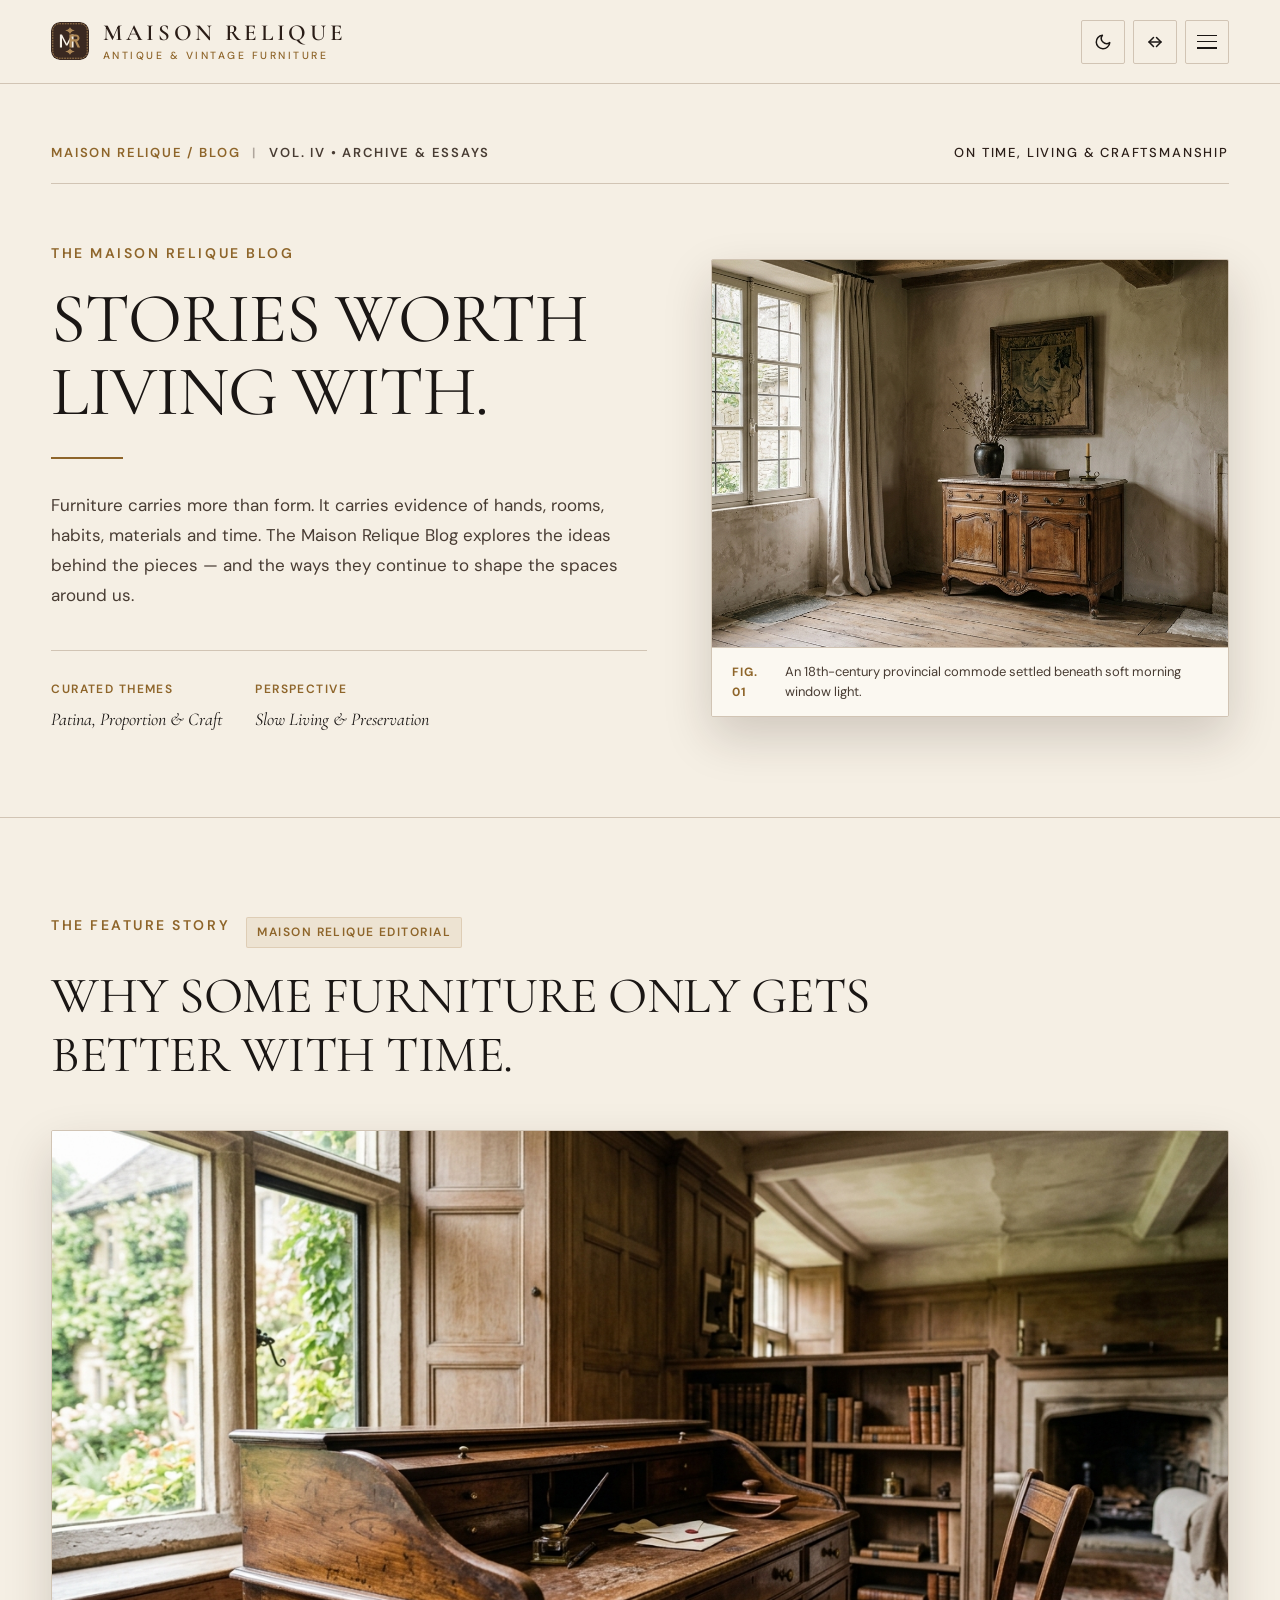
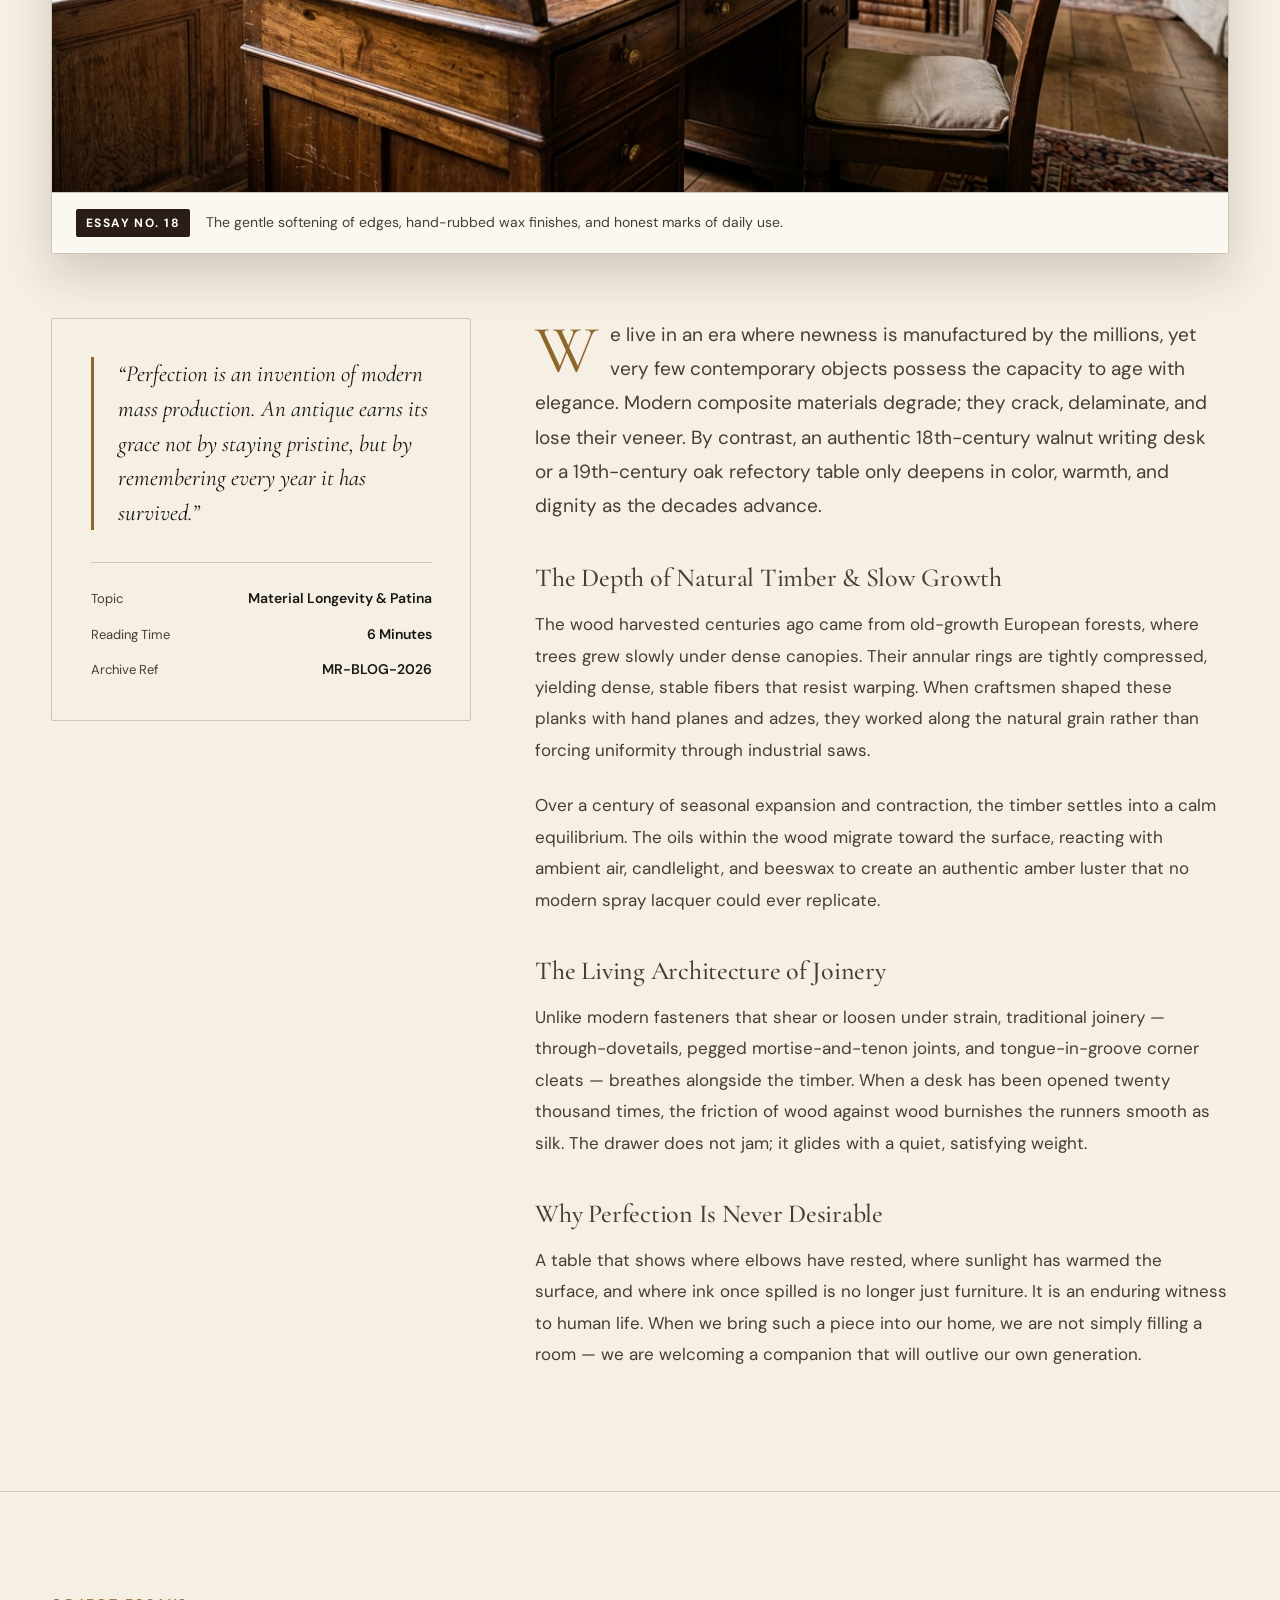
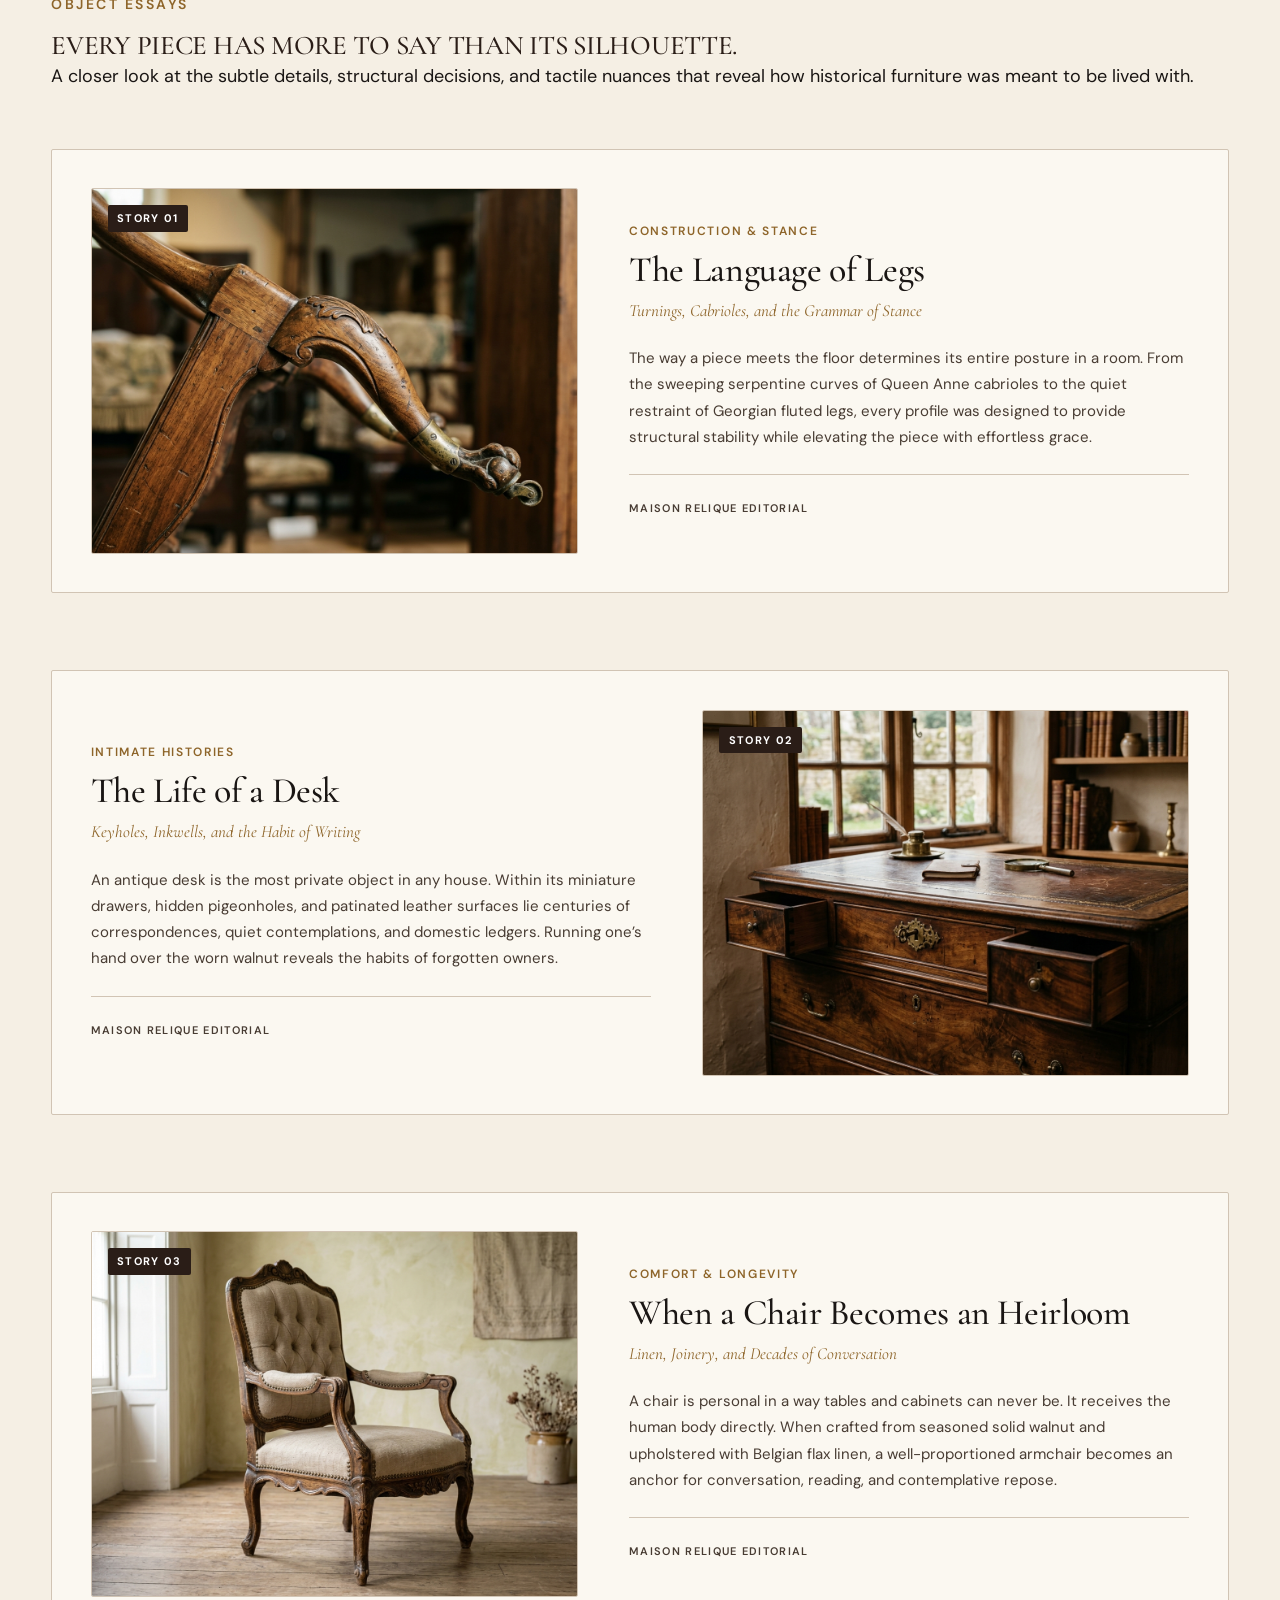
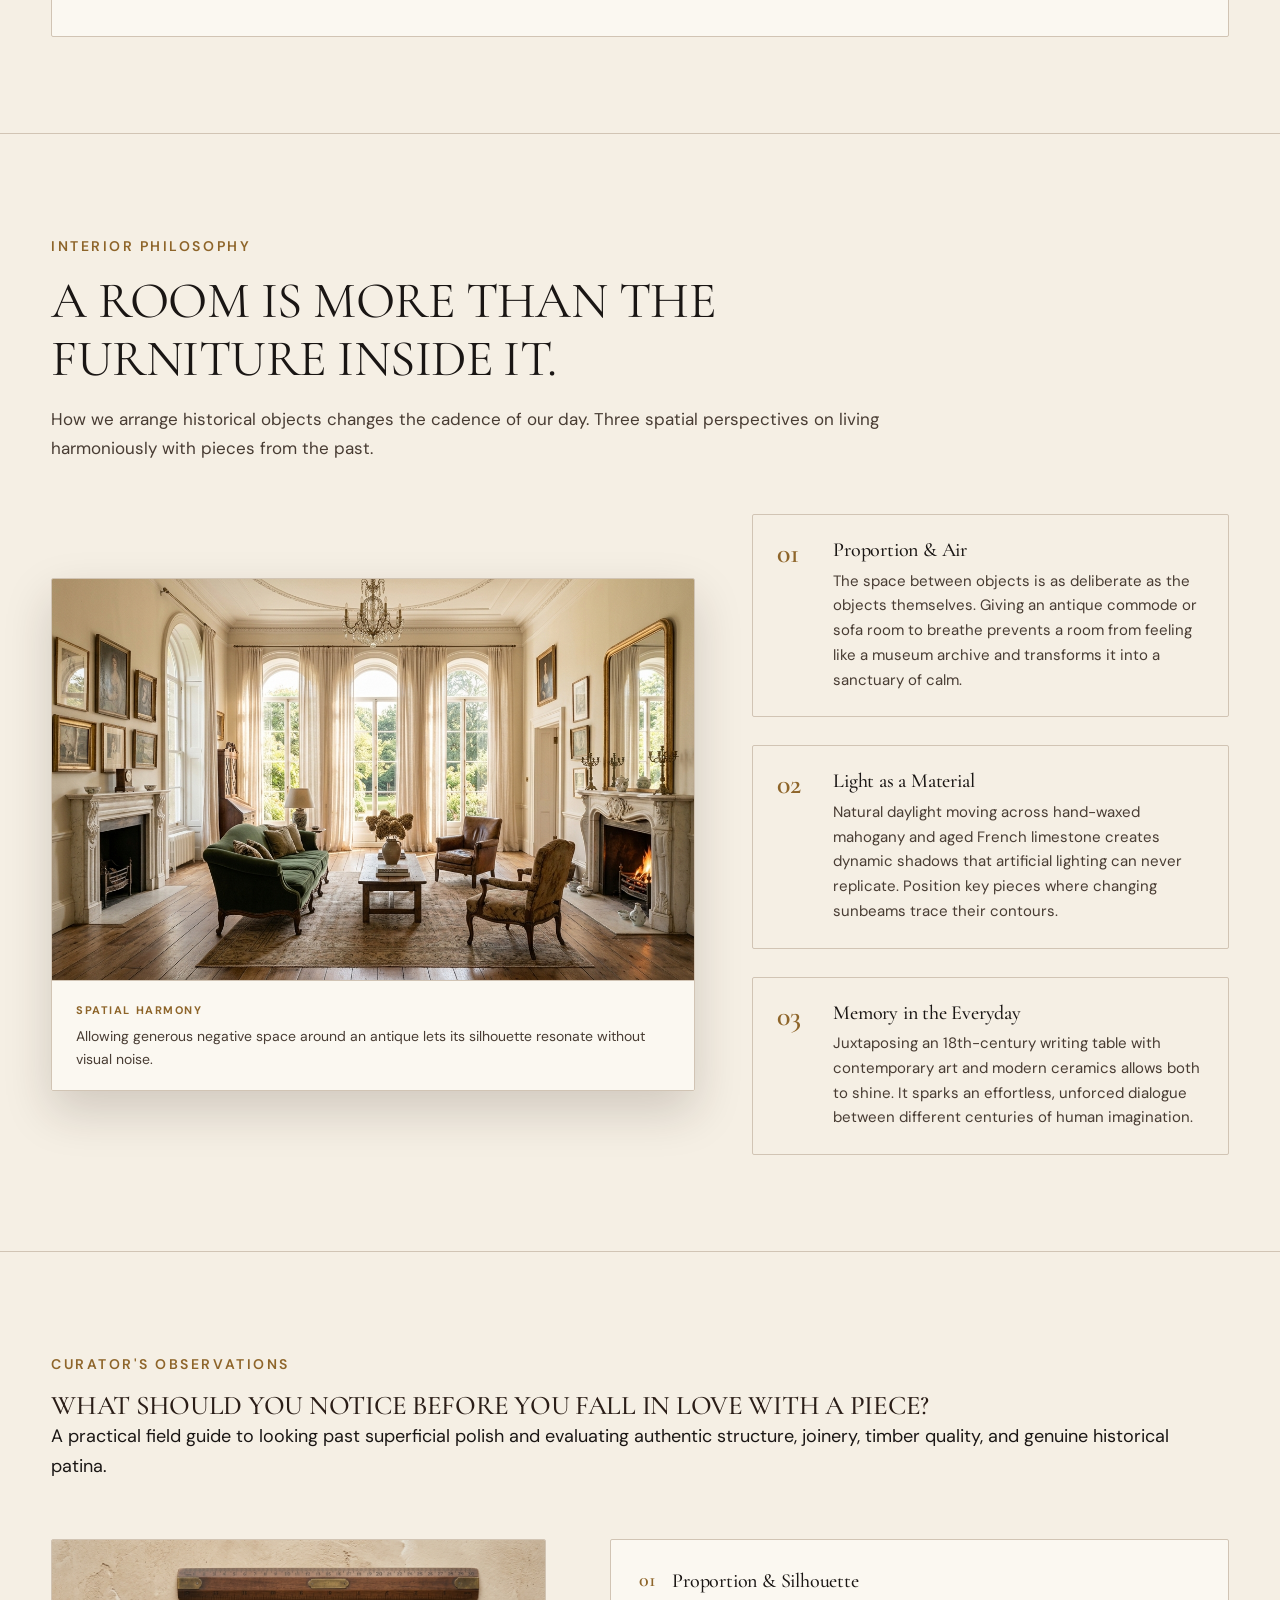
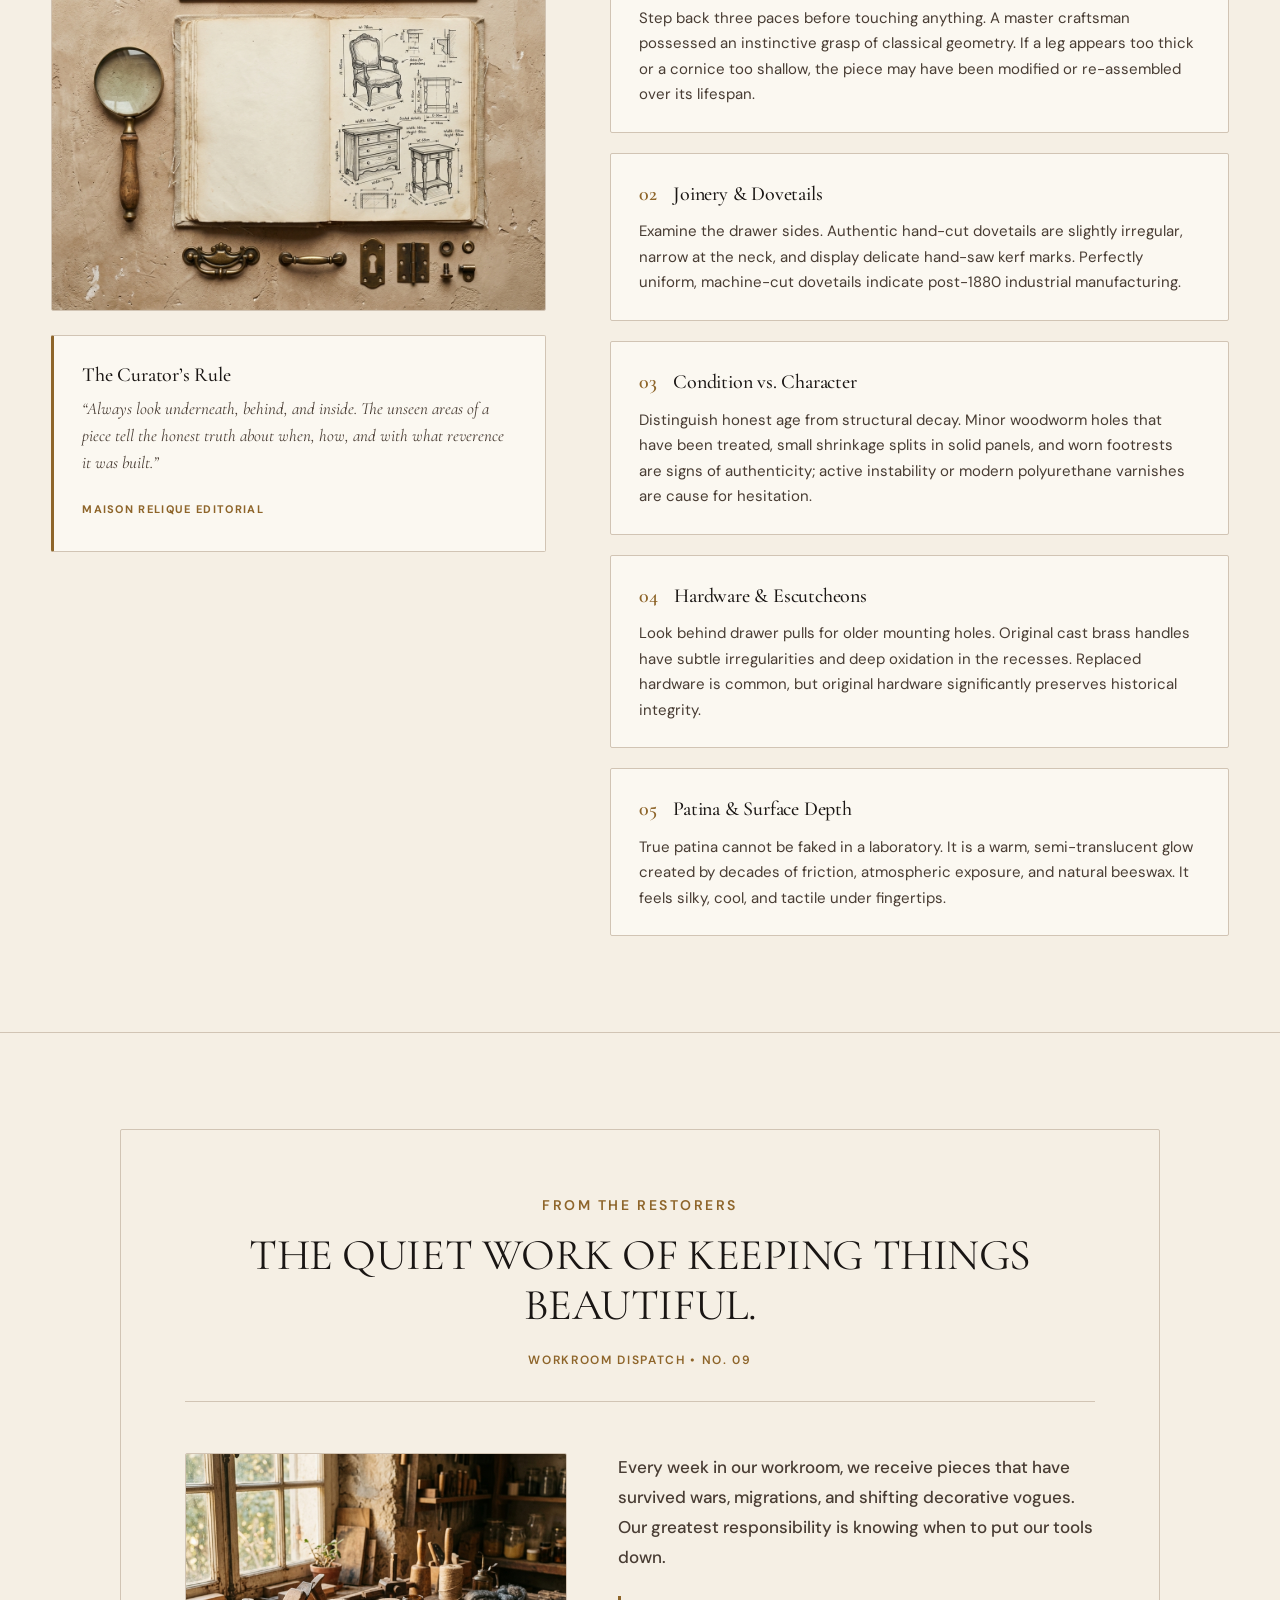
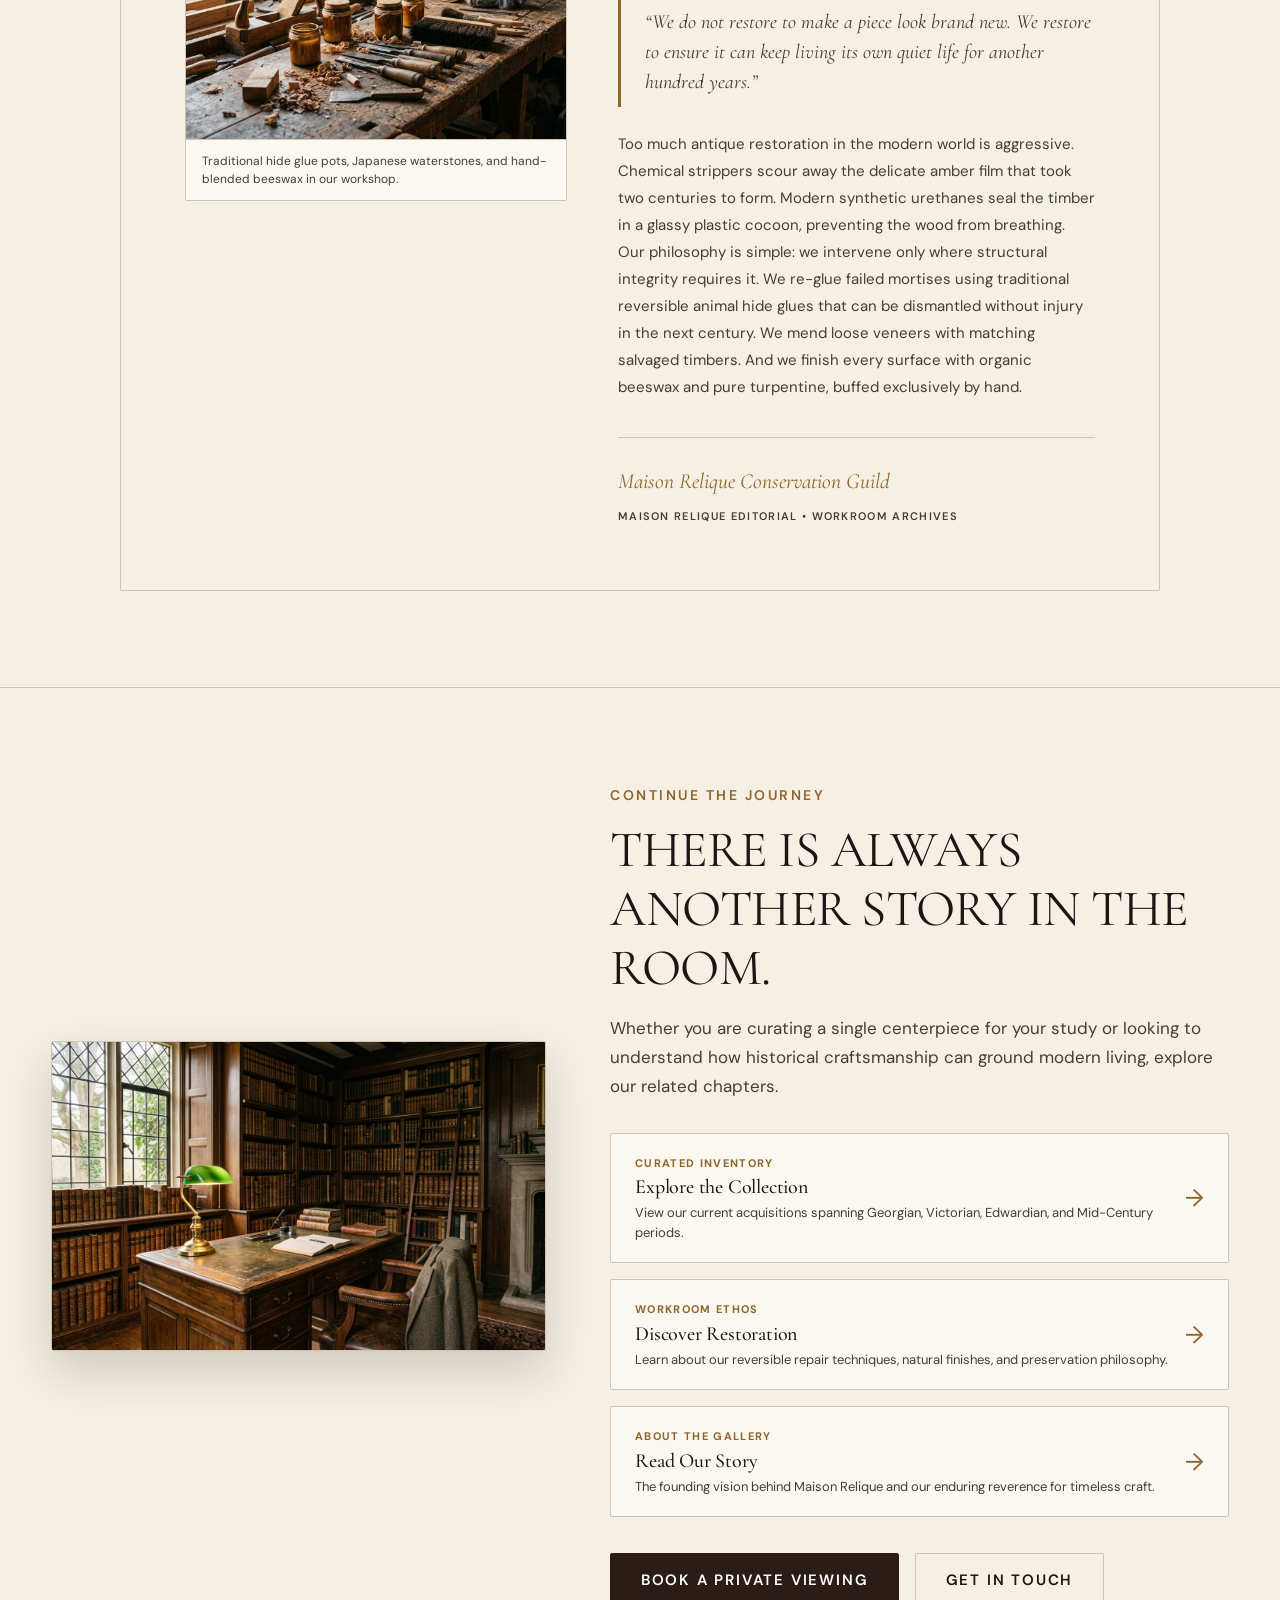
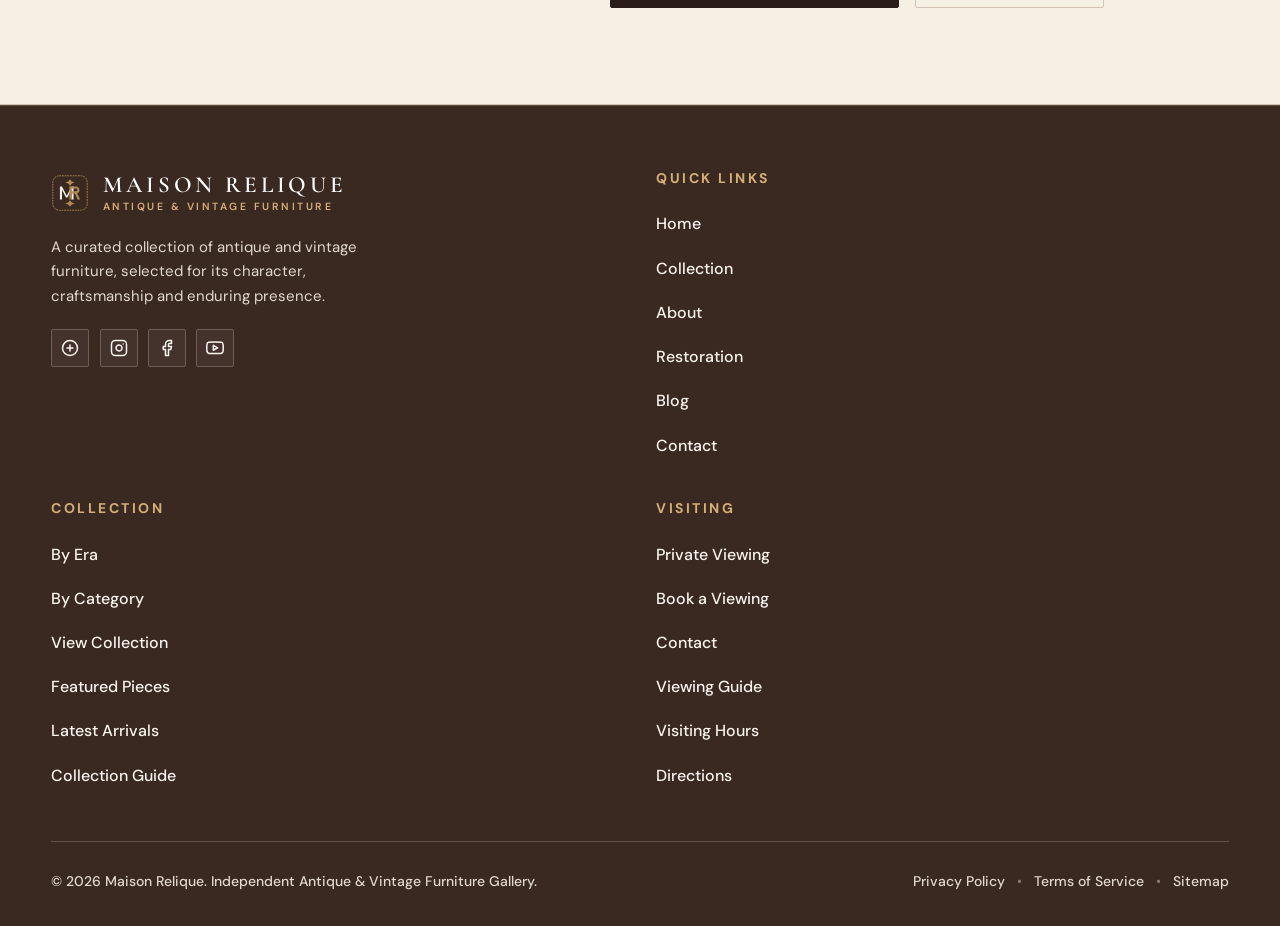
<file: blog.html>
<!DOCTYPE html>
<html lang="en" dir="ltr">
<head>
  <meta charset="UTF-8">
  <meta name="viewport" content="width=device-width, initial-scale=1.0">
  <title>The Blog &amp; Journal — Stories Worth Living With | MAISON RELIQUE</title>
  <meta name="description" content="A curated editorial collection of thoughts on antique furniture, room perspective, craftsmanship, patina, restoration, and the quiet details of timeless living.">

  <!-- Favicon -->
  <link rel="icon" type="image/svg+xml" href="assets/icons/favicon.svg">

  <!-- Google Fonts: Cormorant Garamond (Editorial Serif) & DM Sans (Modern Body) -->
  <link rel="preconnect" href="https://fonts.googleapis.com">
  <link rel="preconnect" href="https://fonts.gstatic.com" crossorigin>
  <link href="https://fonts.googleapis.com/css2?family=Cormorant+Garamond:ital,wght@0,300;0,400;0,500;0,600;0,700;1,400;1,600&family=DM+Sans:ital,opsz,wght@0,9..40,300;0,9..40,400;0,9..40,500;0,9..40,600;0,9..40,700;1,9..40,400&display=swap" rel="stylesheet">

  <!-- Main Stylesheet -->
  <link rel="stylesheet" href="assets/css/style.css">
</head>
<body class="page-journal">

  <!-- ============================================================
       GLOBAL NAVBAR (DESKTOP, TABLET & MOBILE)
       ============================================================ -->
  <header class="site-header" id="site-header">
    <div class="container header-inner">
      
      <!-- Brand Logo with MR Monogram -->
      <a href="index.html" class="brand-logo" aria-label="Maison Relique Homepage">
        <span class="brand-monogram" aria-hidden="true">
          <svg class="monogram-svg" width="38" height="38" viewBox="0 0 64 64" fill="none" xmlns="http://www.w3.org/2000/svg">
            <rect width="64" height="64" rx="14" fill="#3A2921" class="monogram-bg"/>
            <rect x="3" y="3" width="58" height="58" rx="11" fill="none" stroke="#B08A57" stroke-width="1.5" stroke-dasharray="3 1.5"/>
            <path d="M32 9 C30 13 26 14 24 14 C26 15 30 16 32 20 C34 16 38 15 40 14 C38 14 34 13 32 9 Z" fill="#B08A57"/>
            <path d="M32 55 C30 51 26 50 24 50 C26 49 30 48 32 44 C34 48 38 49 40 50 C38 50 34 51 32 55 Z" fill="#B08A57"/>
            <g>
              <path d="M15 43 L15 21 L18.5 21 L26.5 36.5 L34.5 21 L38 21 L38 43 L34.5 43 L34.5 26.5 L27.8 39.5 L25.2 39.5 L18.5 26.5 L18.5 43 Z" fill="#F5EFE4"/>
              <path d="M31 43 L31 21 L41.5 21 C45.5 21 48 23.5 48 27 C48 29.5 46.5 31.5 44 32.5 L49 43 L44.8 43 L40.2 33 L34.8 33 L34.8 43 Z M34.8 29.2 L41.2 29.2 C43.2 29.2 44.5 28.2 44.5 26.8 C44.5 25.4 43.2 24.5 41.2 24.5 L34.8 24.5 Z" fill="#B08A57"/>
            </g>
          </svg>
        </span>
        <span class="brand-text-group">
          <span class="brand-title">Maison Relique</span>
          <span class="brand-subtitle">Antique &amp; Vintage Furniture</span>
        </span>
      </a>

      <!-- Desktop Navigation (1281px+) -->
      <nav class="desktop-nav" aria-label="Primary Navigation">
        
        <!-- Home Dropdown -->
        <div class="nav-dropdown-wrapper">
          <button type="button" class="dropdown-toggle nav-link" id="homeDropdownBtn" aria-haspopup="true" aria-expanded="false">
            <span>Home</span>
            <svg class="dropdown-arrow" width="12" height="12" viewBox="0 0 24 24" fill="none" stroke="currentColor" stroke-width="2" stroke-linecap="round" stroke-linejoin="round" aria-hidden="true"><polyline points="6 9 12 15 18 9"></polyline></svg>
          </button>
          <div class="dropdown-menu" role="menu" aria-labelledby="homeDropdownBtn">
            <a href="index.html" class="dropdown-item" role="menuitem">Home 1</a>
            <a href="home2.html" class="dropdown-item" role="menuitem">Home 2</a>
          </div>
        </div>
        
        <!-- Direct Menu Links (Full Navigation) -->
        <a href="our-story.html" class="nav-link">About</a>
        <a href="products.html" class="nav-link">Products</a>
        <a href="journal.html" class="nav-link">Gallery</a>
        <a href="blog.html" class="nav-link active" aria-current="page">Blog</a>
        <a href="contact.html" class="nav-link">Contact</a>
      </nav>

      <!-- Action Controls (Theme, RTL, Login, Hamburger) -->
      <div class="header-actions">
        <!-- Theme Toggle Button -->
        <button type="button" class="icon-btn theme-toggle-btn" aria-label="Toggle Dark / Light Theme" title="Toggle Theme">
          <svg class="icon-moon" width="18" height="18" viewBox="0 0 24 24" fill="none" stroke="currentColor" stroke-width="2" stroke-linecap="round" stroke-linejoin="round" aria-hidden="true"><path d="M21 12.79A9 9 0 1 1 11.21 3 7 7 0 0 0 21 12.79z"></path></svg>
          <svg class="icon-sun" width="18" height="18" viewBox="0 0 24 24" fill="none" stroke="currentColor" stroke-width="2" stroke-linecap="round" stroke-linejoin="round" aria-hidden="true" style="display: none;"><circle cx="12" cy="12" r="5"></circle><line x1="12" y1="1" x2="12" y2="3"></line><line x1="12" y1="21" x2="12" y2="23"></line><line x1="4.22" y1="4.22" x2="5.64" y2="5.64"></line><line x1="18.36" y1="18.36" x2="19.78" y2="19.78"></line><line x1="1" y1="12" x2="3" y2="12"></line><line x1="21" y1="12" x2="23" y2="12"></line><line x1="4.22" y1="19.78" x2="5.64" y2="18.36"></line><line x1="18.36" y1="5.64" x2="19.78" y2="4.22"></line></svg>
        </button>

        <!-- RTL / LTR Toggle Button -->
        <button type="button" class="icon-btn rtl-toggle-btn" aria-label="Toggle Text Direction (RTL/LTR)" title="Toggle Direction">
          <svg width="18" height="18" viewBox="0 0 24 24" fill="none" stroke="currentColor" stroke-width="2" stroke-linecap="round" stroke-linejoin="round" aria-hidden="true"><path d="M4 12h16"></path><path d="M14 6l6 6-6 6"></path><path d="M10 18l-6-6 6-6"></path></svg>
        </button>

        <!-- Client Login Button (1281px+) -->
        <button type="button" class="btn btn-outline nav-login-btn" data-action="open-login-modal">Login</button>

        <!-- Desktop Book a Viewing CTA Button (1281px+) -->
        <a href="contact.html#enquiry" class="btn btn-primary nav-cta-btn">Book a Viewing</a>

        <!-- Hamburger Menu Button -->
        <button type="button" class="hamburger-btn" id="hamburger-btn" aria-label="Toggle Navigation Menu" aria-expanded="false" aria-controls="mobile-drawer">
          <span class="hamburger-icon">
            <span class="hamburger-line"></span>
            <span class="hamburger-line"></span>
            <span class="hamburger-line"></span>
          </span>
        </button>
      </div>

    </div>
  </header>

  <!-- ============================================================
       MOBILE & TABLET DRAWER NAVIGATION (USER GLOBAL RULE)
       ============================================================ -->
  <div class="drawer-backdrop" id="drawer-backdrop" aria-hidden="true"></div>

  <nav class="mobile-drawer" id="mobile-drawer" aria-label="Mobile and Tablet Navigation">
    <div class="drawer-header">
      <a href="index.html" class="brand-logo" aria-label="Maison Relique">
        <span class="brand-monogram" aria-hidden="true">
          <svg class="monogram-svg" width="32" height="32" viewBox="0 0 64 64" fill="none" xmlns="http://www.w3.org/2000/svg">
            <rect width="64" height="64" rx="14" fill="#3A2921" class="monogram-bg"/>
            <rect x="3" y="3" width="58" height="58" rx="11" fill="none" stroke="#B08A57" stroke-width="1.5" stroke-dasharray="3 1.5"/>
            <g>
              <path d="M15 43 L15 21 L18.5 21 L26.5 36.5 L34.5 21 L38 21 L38 43 L34.5 43 L34.5 26.5 L27.8 39.5 L25.2 39.5 L18.5 26.5 L18.5 43 Z" fill="#F5EFE4"/>
              <path d="M31 43 L31 21 L41.5 21 C45.5 21 48 23.5 48 27 C48 29.5 46.5 31.5 44 32.5 L49 43 L44.8 43 L40.2 33 L34.8 33 L34.8 43 Z M34.8 29.2 L41.2 29.2 C43.2 29.2 44.5 28.2 44.5 26.8 C44.5 25.4 43.2 24.5 41.2 24.5 L34.8 24.5 Z" fill="#B08A57"/>
            </g>
          </svg>
        </span>
        <span class="brand-text-group">
          <span class="brand-title">Maison Relique</span>
          <span class="brand-subtitle">Antique &amp; Vintage Furniture</span>
        </span>
      </a>
      <button type="button" class="icon-btn" id="drawer-close-btn" aria-label="Close navigation menu">
        <svg width="20" height="20" viewBox="0 0 24 24" fill="none" stroke="currentColor" stroke-width="2" stroke-linecap="round" stroke-linejoin="round" aria-hidden="true"><line x1="18" y1="6" x2="6" y2="18"></line><line x1="6" y1="6" x2="18" y2="18"></line></svg>
      </button>
    </div>

    <div class="drawer-body">
      <ul class="drawer-nav-list">
        <!-- Home Submenu -->
        <li class="drawer-nav-item">
          <button type="button" class="drawer-nav-link drawer-submenu-toggle" aria-expanded="false">
            <span>Home</span>
            <svg width="14" height="14" viewBox="0 0 24 24" fill="none" stroke="currentColor" stroke-width="2" stroke-linecap="round" stroke-linejoin="round" aria-hidden="true"><polyline points="6 9 12 15 18 9"></polyline></svg>
          </button>
          <div class="drawer-submenu">
            <a href="index.html" class="drawer-sublink">Home 1</a>
            <a href="home2.html" class="drawer-sublink">Home 2</a>
          </div>
        </li>

        <li class="drawer-nav-item">
          <a href="our-story.html" class="drawer-nav-link">About</a>
        </li>
        <li class="drawer-nav-item">
          <a href="products.html" class="drawer-nav-link">Products</a>
        </li>
        <li class="drawer-nav-item">
          <a href="collection.html#category-index" class="drawer-nav-link">Categories</a>
        </li>
        <li class="drawer-nav-item">
          <a href="collection.html#era-index" class="drawer-nav-link">Brands &amp; Eras</a>
        </li>
        <li class="drawer-nav-item">
          <a href="products.html#selection" class="drawer-nav-link">Deals &amp; Curated</a>
        </li>
        <li class="drawer-nav-item">
          <a href="products.html#between" class="drawer-nav-link">Accessories &amp; Accent Pieces</a>
        </li>
        <li class="drawer-nav-item">
          <a href="journal.html" class="drawer-nav-link">Gallery</a>
        </li>
        <li class="drawer-nav-item">
          <a href="blog.html" class="drawer-nav-link active" aria-current="page">Blog</a>
        </li>
        <li class="drawer-nav-item">
          <a href="contact.html" class="drawer-nav-link">Contact</a>
        </li>
      </ul>

      <!-- Controls in Drawer -->
      <div class="drawer-controls">
        <button type="button" class="drawer-control-btn theme-toggle-btn" aria-label="Toggle Dark / Light Theme">
          <svg class="icon-moon" width="16" height="16" viewBox="0 0 24 24" fill="none" stroke="currentColor" stroke-width="2" stroke-linecap="round" stroke-linejoin="round" aria-hidden="true"><path d="M21 12.79A9 9 0 1 1 11.21 3 7 7 0 0 0 21 12.79z"></path></svg>
          <svg class="icon-sun" width="16" height="16" viewBox="0 0 24 24" fill="none" stroke="currentColor" stroke-width="2" stroke-linecap="round" stroke-linejoin="round" aria-hidden="true" style="display: none;"><circle cx="12" cy="12" r="5"></circle><line x1="12" y1="1" x2="12" y2="3"></line><line x1="12" y1="21" x2="12" y2="23"></line><line x1="4.22" y1="4.22" x2="5.64" y2="5.64"></line><line x1="18.36" y1="18.36" x2="19.78" y2="19.78"></line><line x1="1" y1="12" x2="3" y2="12"></line><line x1="21" y1="12" x2="23" y2="12"></line><line x1="4.22" y1="19.78" x2="5.64" y2="18.36"></line><line x1="18.36" y1="5.64" x2="19.78" y2="4.22"></line></svg>
          <span class="theme-btn-label">Dark Mode</span>
        </button>

        <button type="button" class="drawer-control-btn rtl-toggle-btn" aria-label="Toggle Direction">
          <svg width="16" height="16" viewBox="0 0 24 24" fill="none" stroke="currentColor" stroke-width="2" stroke-linecap="round" stroke-linejoin="round" aria-hidden="true"><path d="M4 12h16"></path><path d="M14 6l6 6-6 6"></path><path d="M10 18l-6-6 6-6"></path></svg>
          <span class="rtl-btn-label">RTL View</span>
        </button>
      </div>

      <!-- Drawer CTAs (User Global Rule: Login Button) -->
      <div class="drawer-actions">
        <button type="button" class="btn btn-outline nav-login-btn" data-action="open-login-modal" style="width: 100%; justify-content: center;">Client Login</button>
        <a href="contact.html#enquiry" class="btn btn-primary" style="width: 100%; justify-content: center;">Book a Viewing</a>
      </div>
    </div>
  </nav>

  <!-- ============================================================
       MAIN CONTENT: EXACTLY 7 EDITORIAL BLOG SECTIONS
       ============================================================ -->
  <main id="main-content">

    <!-- ============================================================
         SECTION 1 — THE JOURNAL & BLOG (EDITORIAL MASTHEAD)
         ============================================================ -->
    <section class="journal-masthead-section" aria-labelledby="journal-masthead-title">
      <div class="container">
        
        <!-- Magazine Masthead Bar -->
        <div class="journal-masthead-bar">
          <div class="masthead-meta-left">
            <span class="masthead-tag">MAISON RELIQUE / BLOG</span>
            <span class="masthead-divider" aria-hidden="true">|</span>
            <span class="masthead-vol">VOL. IV &bull; ARCHIVE &amp; ESSAYS</span>
          </div>
          <div class="masthead-meta-right">
            <span class="masthead-theme">ON TIME, LIVING &amp; CRAFTSMANSHIP</span>
          </div>
        </div>

        <!-- Asymmetrical Magazine Grid -->
        <div class="journal-masthead-grid">
          
          <!-- Left Column: Big Editorial Heading & Philosophy -->
          <div class="masthead-content-col">
            <span class="eyebrow journal-eyebrow">THE MAISON RELIQUE BLOG</span>
            <h1 id="journal-masthead-title" class="journal-main-title">STORIES WORTH LIVING WITH.</h1>
            
            <div class="journal-title-rule" aria-hidden="true"></div>

            <p class="journal-lead-text">
              Furniture carries more than form. It carries evidence of hands, rooms, habits, materials and time. The Maison Relique Blog explores the ideas behind the pieces — and the ways they continue to shape the spaces around us.
            </p>

            <div class="journal-masthead-details">
              <div class="masthead-detail-item">
                <span class="detail-label">Curated Themes</span>
                <span class="detail-val">Patina, Proportion &amp; Craft</span>
              </div>
              <div class="masthead-detail-item">
                <span class="detail-label">Perspective</span>
                <span class="detail-val">Slow Living &amp; Preservation</span>
              </div>
            </div>
          </div>

          <!-- Right Column: Asymmetric Editorial Photograph -->
          <div class="masthead-visual-col">
            <div class="masthead-image-frame">
              <img src="assets/images/journal/journal-hero.jpg" alt="A serene antique French sideboard in a softly lit stone interior" width="1280" height="720" loading="eager">
              <div class="masthead-caption">
                <span class="caption-num">FIG. 01</span>
                <span class="caption-text">An 18th-century provincial commode settled beneath soft morning window light.</span>
              </div>
            </div>
          </div>

        </div>

      </div>
    </section>

    <!-- ============================================================
         SECTION 2 — THE FEATURE STORY
         ============================================================ -->
    <section class="journal-feature-section" id="feature-story" aria-labelledby="feature-story-title">
      <div class="container">
        
        <div class="journal-feature-header">
          <div class="feature-tag-group">
            <span class="eyebrow feature-eyebrow">THE FEATURE STORY</span>
            <span class="feature-editorial-badge">MAISON RELIQUE EDITORIAL</span>
          </div>
          <h2 id="feature-story-title" class="journal-feature-title">WHY SOME FURNITURE ONLY GETS BETTER WITH TIME.</h2>
        </div>

        <!-- Large Cinematic Editorial Image -->
        <div class="journal-feature-hero-media">
          <div class="feature-image-wrapper">
            <img src="assets/images/journal/feature-story.jpg" alt="An antique bureau desk with rich wood grain in a heritage library room" width="1600" height="900" loading="lazy">
          </div>
          <div class="feature-media-caption">
            <span class="caption-badge">ESSAY NO. 18</span>
            <span class="caption-note">The gentle softening of edges, hand-rubbed wax finishes, and honest marks of daily use.</span>
          </div>
        </div>

        <!-- Long-Form Essay Spread -->
        <div class="journal-essay-grid">
          
          <!-- Column 1: Editorial Introduction & Pullquote -->
          <div class="essay-sidebar-col">
            <div class="essay-sticky-box">
              <blockquote class="editorial-pullquote">
                <p>&ldquo;Perfection is an invention of modern mass production. An antique earns its grace not by staying pristine, but by remembering every year it has survived.&rdquo;</p>
              </blockquote>
              
              <div class="essay-reading-meta">
                <div class="meta-row">
                  <span class="meta-key">Topic</span>
                  <span class="meta-value">Material Longevity &amp; Patina</span>
                </div>
                <div class="meta-row">
                  <span class="meta-key">Reading Time</span>
                  <span class="meta-value">6 Minutes</span>
                </div>
                <div class="meta-row">
                  <span class="meta-key">Archive Ref</span>
                  <span class="meta-value">MR-BLOG-2026</span>
                </div>
              </div>
            </div>
          </div>

          <!-- Column 2: Deep Reading Essay Body -->
          <div class="essay-body-col">
            <p class="essay-lead-paragraph">
              <span class="dropcap">W</span>e live in an era where newness is manufactured by the millions, yet very few contemporary objects possess the capacity to age with elegance. Modern composite materials degrade; they crack, delaminate, and lose their veneer. By contrast, an authentic 18th-century walnut writing desk or a 19th-century oak refectory table only deepens in color, warmth, and dignity as the decades advance.
            </p>

            <h3 class="essay-subheading">The Depth of Natural Timber &amp; Slow Growth</h3>
            <p>
              The wood harvested centuries ago came from old-growth European forests, where trees grew slowly under dense canopies. Their annular rings are tightly compressed, yielding dense, stable fibers that resist warping. When craftsmen shaped these planks with hand planes and adzes, they worked along the natural grain rather than forcing uniformity through industrial saws.
            </p>
            <p>
              Over a century of seasonal expansion and contraction, the timber settles into a calm equilibrium. The oils within the wood migrate toward the surface, reacting with ambient air, candlelight, and beeswax to create an authentic amber luster that no modern spray lacquer could ever replicate.
            </p>

            <h3 class="essay-subheading">The Living Architecture of Joinery</h3>
            <p>
              Unlike modern fasteners that shear or loosen under strain, traditional joinery — through-dovetails, pegged mortise-and-tenon joints, and tongue-in-groove corner cleats — breathes alongside the timber. When a desk has been opened twenty thousand times, the friction of wood against wood burnishes the runners smooth as silk. The drawer does not jam; it glides with a quiet, satisfying weight.
            </p>

            <h3 class="essay-subheading">Why Perfection Is Never Desirable</h3>
            <p>
              A table that shows where elbows have rested, where sunlight has warmed the surface, and where ink once spilled is no longer just furniture. It is an enduring witness to human life. When we bring such a piece into our home, we are not simply filling a room — we are welcoming a companion that will outlive our own generation.
            </p>
          </div>

        </div>

      </div>
    </section>

    <!-- ============================================================
         SECTION 3 — OBJECTS WITH A PAST
         ============================================================ -->
    <section class="journal-objects-section" id="objects-past" aria-labelledby="objects-past-title">
      <div class="container">
        
        <div class="section-intro-centered">
          <span class="eyebrow">OBJECT ESSAYS</span>
          <h2 id="objects-past-title" class="section-title">EVERY PIECE HAS MORE TO SAY THAN ITS SILHOUETTE.</h2>
          <div class="title-separator" aria-hidden="true"></div>
          <p class="section-description">
            A closer look at the subtle details, structural decisions, and tactile nuances that reveal how historical furniture was meant to be lived with.
          </p>
        </div>

        <!-- 3 Staggered Editorial Story Cards -->
        <div class="objects-stories-staggered">
          
          <!-- Story 01: The Language of Legs -->
          <article class="object-story-card story-card-01">
            <div class="object-story-media">
              <img src="assets/images/journal/object-legs.jpg" alt="Detail of carved cabriole furniture leg and fluted joint" width="800" height="600" loading="lazy">
              <span class="story-badge">STORY 01</span>
            </div>
            <div class="object-story-content">
              <span class="story-category">CONSTRUCTION &amp; STANCE</span>
              <h3 class="story-heading">The Language of Legs</h3>
              <p class="story-subheading">Turnings, Cabrioles, and the Grammar of Stance</p>
              <p class="story-excerpt">
                The way a piece meets the floor determines its entire posture in a room. From the sweeping serpentine curves of Queen Anne cabrioles to the quiet restraint of Georgian fluted legs, every profile was designed to provide structural stability while elevating the piece with effortless grace.
              </p>
              <div class="story-meta-footer">
                <span class="story-curator-tag">MAISON RELIQUE EDITORIAL</span>
              </div>
            </div>
          </article>

          <!-- Story 02: The Life of a Desk -->
          <article class="object-story-card story-card-02 reversed">
            <div class="object-story-media">
              <img src="assets/images/journal/object-desk.jpg" alt="Antique bureau desk with leather inlay top and hand-cut dovetailed drawers" width="800" height="600" loading="lazy">
              <span class="story-badge">STORY 02</span>
            </div>
            <div class="object-story-content">
              <span class="story-category">INTIMATE HISTORIES</span>
              <h3 class="story-heading">The Life of a Desk</h3>
              <p class="story-subheading">Keyholes, Inkwells, and the Habit of Writing</p>
              <p class="story-excerpt">
                An antique desk is the most private object in any house. Within its miniature drawers, hidden pigeonholes, and patinated leather surfaces lie centuries of correspondences, quiet contemplations, and domestic ledgers. Running one’s hand over the worn walnut reveals the habits of forgotten owners.
              </p>
              <div class="story-meta-footer">
                <span class="story-curator-tag">MAISON RELIQUE EDITORIAL</span>
              </div>
            </div>
          </article>

          <!-- Story 03: When a Chair Becomes an Heirloom -->
          <article class="object-story-card story-card-03">
            <div class="object-story-media">
              <img src="assets/images/journal/object-chair.jpg" alt="Carved vintage armchair with natural linen upholstery and weathered oak frame" width="800" height="600" loading="lazy">
              <span class="story-badge">STORY 03</span>
            </div>
            <div class="object-story-content">
              <span class="story-category">COMFORT &amp; LONGEVITY</span>
              <h3 class="story-heading">When a Chair Becomes an Heirloom</h3>
              <p class="story-subheading">Linen, Joinery, and Decades of Conversation</p>
              <p class="story-excerpt">
                A chair is personal in a way tables and cabinets can never be. It receives the human body directly. When crafted from seasoned solid walnut and upholstered with Belgian flax linen, a well-proportioned armchair becomes an anchor for conversation, reading, and contemplative repose.
              </p>
              <div class="story-meta-footer">
                <span class="story-curator-tag">MAISON RELIQUE EDITORIAL</span>
              </div>
            </div>
          </article>

        </div>

      </div>
    </section>

    <!-- ============================================================
         SECTION 4 — A ROOM, READ DIFFERENTLY
         ============================================================ -->
    <section class="journal-room-perspective-section" id="room-perspective" aria-labelledby="room-perspective-title">
      <div class="container">
        
        <div class="room-perspective-header">
          <span class="eyebrow">INTERIOR PHILOSOPHY</span>
          <h2 id="room-perspective-title" class="journal-feature-title">A ROOM IS MORE THAN THE FURNITURE INSIDE IT.</h2>
          <p class="room-perspective-subtitle">
            How we arrange historical objects changes the cadence of our day. Three spatial perspectives on living harmoniously with pieces from the past.
          </p>
        </div>

        <!-- Asymmetric Perspective Grid -->
        <div class="room-perspective-grid">
          
          <!-- Left Large Hero Image -->
          <div class="perspective-focal-column">
            <div class="perspective-image-frame">
              <img src="assets/images/journal/room-perspective.jpg" alt="Expansive classical living room with high ceilings and curated antique furniture" width="1600" height="900" loading="lazy">
              <div class="perspective-image-overlay">
                <span class="overlay-tag">SPATIAL HARMONY</span>
                <p class="overlay-caption">Allowing generous negative space around an antique lets its silhouette resonate without visual noise.</p>
              </div>
            </div>
          </div>

          <!-- Right Side-Rail Observations -->
          <div class="perspective-observations-column">
            
            <div class="perspective-observation-card">
              <div class="obs-num">01</div>
              <div class="obs-body">
                <h3 class="obs-title">Proportion &amp; Air</h3>
                <p class="obs-text">
                  The space between objects is as deliberate as the objects themselves. Giving an antique commode or sofa room to breathe prevents a room from feeling like a museum archive and transforms it into a sanctuary of calm.
                </p>
              </div>
            </div>

            <div class="perspective-observation-card">
              <div class="obs-num">02</div>
              <div class="obs-body">
                <h3 class="obs-title">Light as a Material</h3>
                <p class="obs-text">
                  Natural daylight moving across hand-waxed mahogany and aged French limestone creates dynamic shadows that artificial lighting can never replicate. Position key pieces where changing sunbeams trace their contours.
                </p>
              </div>
            </div>

            <div class="perspective-observation-card">
              <div class="obs-num">03</div>
              <div class="obs-body">
                <h3 class="obs-title">Memory in the Everyday</h3>
                <p class="obs-text">
                  Juxtaposing an 18th-century writing table with contemporary art and modern ceramics allows both to shine. It sparks an effortless, unforced dialogue between different centuries of human imagination.
                </p>
              </div>
            </div>

          </div>

        </div>

      </div>
    </section>

    <!-- ============================================================
         SECTION 5 — THE COLLECTOR'S NOTEBOOK
         ============================================================ -->
    <section class="journal-notebook-section" id="collectors-notebook" aria-labelledby="notebook-title">
      <div class="container">
        
        <div class="section-intro-centered">
          <span class="eyebrow">CURATOR'S OBSERVATIONS</span>
          <h2 id="notebook-title" class="section-title">WHAT SHOULD YOU NOTICE BEFORE YOU FALL IN LOVE WITH A PIECE?</h2>
          <div class="title-separator" aria-hidden="true"></div>
          <p class="section-description">
            A practical field guide to looking past superficial polish and evaluating authentic structure, joinery, timber quality, and genuine historical patina.
          </p>
        </div>

        <!-- 2-Column Notebook Spread -->
        <div class="notebook-spread-grid">
          
          <!-- Left Column: Visual Notebook Flat Lay + Sticky Curator Note -->
          <div class="notebook-visual-col">
            <div class="notebook-sticky-wrap">
              <div class="notebook-media-card">
                <img src="assets/images/journal/collectors-notebook.jpg" alt="Collector notebook flat lay with furniture sketches, magnifying glass, and antique brass hardware" width="800" height="600" loading="lazy">
              </div>
              <div class="curator-field-note">
                <h3 class="field-note-title">The Curator&rsquo;s Rule</h3>
                <p class="field-note-text">
                  &ldquo;Always look underneath, behind, and inside. The unseen areas of a piece tell the honest truth about when, how, and with what reverence it was built.&rdquo;
                </p>
                <span class="field-note-sig">MAISON RELIQUE EDITORIAL</span>
              </div>
            </div>
          </div>

          <!-- Right Column: 5 Structured Collector Guidelines -->
          <div class="notebook-guidelines-col">
            
            <div class="guideline-card">
              <div class="guideline-header">
                <span class="guideline-index">01</span>
                <h3 class="guideline-heading">Proportion &amp; Silhouette</h3>
              </div>
              <p class="guideline-desc">
                Step back three paces before touching anything. A master craftsman possessed an instinctive grasp of classical geometry. If a leg appears too thick or a cornice too shallow, the piece may have been modified or re-assembled over its lifespan.
              </p>
            </div>

            <div class="guideline-card">
              <div class="guideline-header">
                <span class="guideline-index">02</span>
                <h3 class="guideline-heading">Joinery &amp; Dovetails</h3>
              </div>
              <p class="guideline-desc">
                Examine the drawer sides. Authentic hand-cut dovetails are slightly irregular, narrow at the neck, and display delicate hand-saw kerf marks. Perfectly uniform, machine-cut dovetails indicate post-1880 industrial manufacturing.
              </p>
            </div>

            <div class="guideline-card">
              <div class="guideline-header">
                <span class="guideline-index">03</span>
                <h3 class="guideline-heading">Condition vs. Character</h3>
              </div>
              <p class="guideline-desc">
                Distinguish honest age from structural decay. Minor woodworm holes that have been treated, small shrinkage splits in solid panels, and worn footrests are signs of authenticity; active instability or modern polyurethane varnishes are cause for hesitation.
              </p>
            </div>

            <div class="guideline-card">
              <div class="guideline-header">
                <span class="guideline-index">04</span>
                <h3 class="guideline-heading">Hardware &amp; Escutcheons</h3>
              </div>
              <p class="guideline-desc">
                Look behind drawer pulls for older mounting holes. Original cast brass handles have subtle irregularities and deep oxidation in the recesses. Replaced hardware is common, but original hardware significantly preserves historical integrity.
              </p>
            </div>

            <div class="guideline-card">
              <div class="guideline-header">
                <span class="guideline-index">05</span>
                <h3 class="guideline-heading">Patina &amp; Surface Depth</h3>
              </div>
              <p class="guideline-desc">
                True patina cannot be faked in a laboratory. It is a warm, semi-translucent glow created by decades of friction, atmospheric exposure, and natural beeswax. It feels silky, cool, and tactile under fingertips.
              </p>
            </div>

          </div>

        </div>

      </div>
    </section>

    <!-- ============================================================
         SECTION 6 — LETTER FROM THE WORKROOM
         ============================================================ -->
    <section class="journal-workroom-letter-section" id="workroom-letter" aria-labelledby="workroom-letter-title">
      <div class="container">
        
        <div class="workroom-letter-frame">
          
          <div class="workroom-header">
            <span class="eyebrow workroom-eyebrow">FROM THE RESTORERS</span>
            <h2 id="workroom-letter-title" class="workroom-title">THE QUIET WORK OF KEEPING THINGS BEAUTIFUL.</h2>
            <span class="workroom-dispatch-tag">WORKROOM DISPATCH &bull; NO. 09</span>
          </div>

          <div class="workroom-letter-body">
            
            <div class="workroom-visual">
              <img src="assets/images/journal/workroom-letter.jpg" alt="Artisanal workshop still life with antique hand tools, natural beeswax polish, and wood shavings" width="1000" height="750" loading="lazy">
              <span class="workroom-caption">Traditional hide glue pots, Japanese waterstones, and hand-blended beeswax in our workshop.</span>
            </div>

            <div class="workroom-text-column">
              <p class="workroom-p-lead">
                Every week in our workroom, we receive pieces that have survived wars, migrations, and shifting decorative vogues. Our greatest responsibility is knowing when to put our tools down.
              </p>
              
              <blockquote class="workroom-blockquote">
                <p>&ldquo;We do not restore to make a piece look brand new. We restore to ensure it can keep living its own quiet life for another hundred years.&rdquo;</p>
              </blockquote>

              <p>
                Too much antique restoration in the modern world is aggressive. Chemical strippers scour away the delicate amber film that took two centuries to form. Modern synthetic urethanes seal the timber in a glassy plastic cocoon, preventing the wood from breathing.
              </p>

              <p>
                Our philosophy is simple: we intervene only where structural integrity requires it. We re-glue failed mortises using traditional reversible animal hide glues that can be dismantled without injury in the next century. We mend loose veneers with matching salvaged timbers. And we finish every surface with organic beeswax and pure turpentine, buffed exclusively by hand.
              </p>

              <div class="workroom-signoff">
                <span class="signoff-signature">Maison Relique Conservation Guild</span>
                <span class="signoff-meta">MAISON RELIQUE EDITORIAL &bull; WORKROOM ARCHIVES</span>
              </div>
            </div>

          </div>

        </div>

      </div>
    </section>

    <!-- ============================================================
         SECTION 7 — KEEP READING (CLOSING & PATHWAYS)
         ============================================================ -->
    <section class="journal-closing-section" id="keep-reading" aria-labelledby="keep-reading-title">
      <div class="container">
        
        <div class="journal-closing-grid">
          
          <!-- Left Mood Image -->
          <div class="closing-mood-media">
            <div class="closing-image-wrapper">
              <img src="assets/images/journal/journal-closing.jpg" alt="A peaceful study corner with antique bookcase, leather-bound books, and warm lamplight" width="1280" height="720" loading="lazy">
            </div>
          </div>

          <!-- Right Content & Exploration Pathways -->
          <div class="closing-pathways-content">
            <span class="eyebrow">CONTINUE THE JOURNEY</span>
            <h2 id="keep-reading-title" class="journal-feature-title">THERE IS ALWAYS ANOTHER STORY IN THE ROOM.</h2>
            <p class="closing-narrative">
              Whether you are curating a single centerpiece for your study or looking to understand how historical craftsmanship can ground modern living, explore our related chapters.
            </p>

            <div class="pathway-links-list">
              
              <a href="collection.html" class="pathway-item">
                <div class="pathway-info">
                  <span class="pathway-cat">CURATED INVENTORY</span>
                  <h3 class="pathway-title">Explore the Collection</h3>
                  <p class="pathway-desc">View our current acquisitions spanning Georgian, Victorian, Edwardian, and Mid-Century periods.</p>
                </div>
                <div class="pathway-arrow" aria-hidden="true">&rarr;</div>
              </a>

              <a href="restoration.html" class="pathway-item">
                <div class="pathway-info">
                  <span class="pathway-cat">WORKROOM ETHOS</span>
                  <h3 class="pathway-title">Discover Restoration</h3>
                  <p class="pathway-desc">Learn about our reversible repair techniques, natural finishes, and preservation philosophy.</p>
                </div>
                <div class="pathway-arrow" aria-hidden="true">&rarr;</div>
              </a>

              <a href="our-story.html" class="pathway-item">
                <div class="pathway-info">
                  <span class="pathway-cat">ABOUT THE GALLERY</span>
                  <h3 class="pathway-title">Read Our Story</h3>
                  <p class="pathway-desc">The founding vision behind Maison Relique and our enduring reverence for timeless craft.</p>
                </div>
                <div class="pathway-arrow" aria-hidden="true">&rarr;</div>
              </a>

            </div>

            <div class="closing-booking-cta">
              <a href="contact.html#enquiry" class="btn btn-primary">Book a Private Viewing</a>
              <a href="contact.html" class="btn btn-secondary">Get in Touch</a>
            </div>

          </div>

        </div>

      </div>
    </section>

  </main>

  <!-- ============================================================
       GLOBAL FOOTER (MATCHING INDEX PAGE EXACTLY)
       ============================================================ -->
  <footer class="site-footer" id="site-footer">
    <div class="container">
      
      <!-- Footer Top (Single Row 4-Column Grid on Desktop) -->
      <div class="footer-top">
        
        <!-- COLUMN 1 — BRAND & ETHOS -->
        <div class="footer-brand">
          <a href="index.html" class="brand-logo footer-brand-logo" aria-label="Maison Relique Homepage">
            <span class="brand-monogram" aria-hidden="true">
              <svg class="monogram-svg" width="38" height="38" viewBox="0 0 64 64" fill="none" xmlns="http://www.w3.org/2000/svg">
                <rect width="64" height="64" rx="14" fill="#3A2921" class="monogram-bg"/>
                <rect x="3" y="3" width="58" height="58" rx="11" fill="none" stroke="#B08A57" stroke-width="1.5" stroke-dasharray="3 1.5"/>
                <path d="M32 9 C30 13 26 14 24 14 C26 15 30 16 32 20 C34 16 38 15 40 14 C38 14 34 13 32 9 Z" fill="#B08A57"/>
                <path d="M32 55 C30 51 26 50 24 50 C26 49 30 48 32 44 C34 48 38 49 40 50 C38 50 34 51 32 55 Z" fill="#B08A57"/>
                <g>
                  <path d="M15 43 L15 21 L18.5 21 L26.5 36.5 L34.5 21 L38 21 L38 43 L34.5 43 L34.5 26.5 L27.8 39.5 L25.2 39.5 L18.5 26.5 L18.5 43 Z" fill="#F5EFE4"/>
                  <path d="M31 43 L31 21 L41.5 21 C45.5 21 48 23.5 48 27 C48 29.5 46.5 31.5 44 32.5 L49 43 L44.8 43 L40.2 33 L34.8 33 L34.8 43 Z M34.8 29.2 L41.2 29.2 C43.2 29.2 44.5 28.2 44.5 26.8 C44.5 25.4 43.2 24.5 41.2 24.5 L34.8 24.5 Z" fill="#B08A57"/>
                </g>
              </svg>
            </span>
            <span class="brand-text-group">
              <span class="brand-title">Maison Relique</span>
              <span class="brand-subtitle">Antique &amp; Vintage Furniture</span>
            </span>
          </a>
          <p class="footer-description">
            A curated collection of antique and vintage furniture, selected for its character, craftsmanship and enduring presence.
          </p>
          <div class="footer-social">
            <a href="https://pinterest.com" class="social-icon-btn" aria-label="Maison Relique on Pinterest" target="_blank" rel="noopener noreferrer">
              <svg width="18" height="18" viewBox="0 0 24 24" fill="none" stroke="currentColor" stroke-width="2" stroke-linecap="round" stroke-linejoin="round" aria-hidden="true"><line x1="12" y1="8" x2="12" y2="16"></line><line x1="8" y1="12" x2="16" y2="12"></line><circle cx="12" cy="12" r="10"></circle></svg>
            </a>
            <a href="https://instagram.com" class="social-icon-btn" aria-label="Maison Relique on Instagram" target="_blank" rel="noopener noreferrer">
              <svg width="18" height="18" viewBox="0 0 24 24" fill="none" stroke="currentColor" stroke-width="2" stroke-linecap="round" stroke-linejoin="round" aria-hidden="true"><rect x="2" y="2" width="20" height="20" rx="5" ry="5"></rect><path d="M16 11.37A4 4 0 1 1 12.63 8 4 4 0 0 1 16 11.37z"></path><line x1="17.5" y1="6.5" x2="17.51" y2="6.5"></line></svg>
            </a>
            <a href="https://facebook.com" class="social-icon-btn" aria-label="Maison Relique on Facebook" target="_blank" rel="noopener noreferrer">
              <svg width="18" height="18" viewBox="0 0 24 24" fill="none" stroke="currentColor" stroke-width="2" stroke-linecap="round" stroke-linejoin="round" aria-hidden="true"><path d="M18 2h-3a5 5 0 0 0-5 5v3H7v4h3v8h4v-8h3l1-4h-4V7a1 1 0 0 1 1-1h3z"></path></svg>
            </a>
            <a href="https://youtube.com" class="social-icon-btn" aria-label="Maison Relique on YouTube" target="_blank" rel="noopener noreferrer">
              <svg width="18" height="18" viewBox="0 0 24 24" fill="none" stroke="currentColor" stroke-width="2" stroke-linecap="round" stroke-linejoin="round" aria-hidden="true"><path d="M22.54 6.42a2.78 2.78 0 0 0-1.94-2C18.88 4 12 4 12 4s-6.88 0-8.6.46a2.78 2.78 0 0 0-1.94 2A29 29 0 0 0 1 11.75a29 29 0 0 0 .46 5.33A2.78 2.78 0 0 0 3.4 19c1.72.46 8.6.46 8.6.46s6.88 0 8.6-.46a2.78 2.78 0 0 0 1.94-2 29 29 0 0 0 .46-5.25 29 29 0 0 0-.46-5.33z"></path><polygon points="9.75 15.02 15.5 11.75 9.75 8.48 9.75 15.02"></polygon></svg>
            </a>
          </div>
        </div>

        <!-- COLUMN 2 — QUICK LINKS -->
        <div class="footer-col">
          <h4 class="footer-col-title">Quick Links</h4>
          <ul class="footer-links">
            <li><a href="index.html" class="footer-link">Home</a></li>
            <li><a href="collection.html" class="footer-link">Collection</a></li>
            <li><a href="our-story.html" class="footer-link">About</a></li>
            <li><a href="restoration.html" class="footer-link">Restoration</a></li>
            <li><a href="blog.html" class="footer-link active" aria-current="page">Blog</a></li>
            <li><a href="contact.html" class="footer-link">Contact</a></li>
          </ul>
        </div>

        <!-- COLUMN 3 — COLLECTION -->
        <div class="footer-col">
          <h4 class="footer-col-title">Collection</h4>
          <ul class="footer-links">
            <li><a href="collection.html#era-index" class="footer-link">By Era</a></li>
            <li><a href="collection.html#category-index" class="footer-link">By Category</a></li>
            <li><a href="collection.html" class="footer-link">View Collection</a></li>
            <li><a href="collection.html#selection" class="footer-link">Featured Pieces</a></li>
            <li><a href="collection.html#between" class="footer-link">Latest Arrivals</a></li>
            <li><a href="collection.html#scale-guide" class="footer-link">Collection Guide</a></li>
          </ul>
        </div>

                <!-- COLUMN 4 — VISITING -->
        <div class="footer-col">
          <h4 class="footer-col-title">Visiting</h4>
          <ul class="footer-links">
            <li><a href="contact.html#enquiry" class="footer-link">Private Viewing</a></li>
            <li><a href="contact.html#enquiry" class="footer-link">Book a Viewing</a></li>
            <li><a href="contact.html" class="footer-link">Contact</a></li>
            <li><a href="contact.html#plan-visit" class="footer-link">Viewing Guide</a></li>
            <li><a href="contact.html#plan-visit" class="footer-link">Visiting Hours</a></li>
            <li><a href="contact.html#plan-visit" class="footer-link">Directions</a></li>
          </ul>
        </div>

      </div>

      <!-- Footer Bottom Bar (Only ONE intentional secondary row) -->
      <div class="footer-bottom">
        <p class="footer-copyright">&copy; 2026 Maison Relique. Independent Antique &amp; Vintage Furniture Gallery.</p>
        <div class="footer-legal-links">
          <a href="#site-header" class="legal-link">Privacy Policy</a>
          <span class="legal-separator" aria-hidden="true">&bull;</span>
          <a href="#site-header" class="legal-link">Terms of Service</a>
          <span class="legal-separator" aria-hidden="true">&bull;</span>
          <a href="#site-header" class="legal-link">Sitemap</a>
        </div>
      </div>

    </div>
  </footer>

  <!-- ============================================================
       PRIVATE VIEWING BOOKING MODAL
       ============================================================ -->
  <div class="modal-backdrop" id="modal-backdrop" aria-hidden="true">
    <div class="modal-dialog" id="viewing-modal" role="dialog" aria-modal="true" aria-labelledby="modal-title">
      <div class="modal-header">
        <h3 id="modal-title" class="heading-md">Book a Private Viewing</h3>
        <button type="button" class="icon-btn" id="modal-close-btn" aria-label="Close booking modal">
          <svg width="20" height="20" viewBox="0 0 24 24" fill="none" stroke="currentColor" stroke-width="2" stroke-linecap="round" stroke-linejoin="round" aria-hidden="true"><line x1="18" y1="6" x2="6" y2="18"></line><line x1="6" y1="6" x2="18" y2="18"></line></svg>
        </button>
      </div>

      <div class="modal-body">
        <form id="viewing-booking-form">
          <p class="body-lead" style="margin-bottom: 1.5rem; font-size: 0.9375rem;">
            Experience our curated pieces in a quiet, unhurried gallery setting. Please share your preferences below.
          </p>

          <div class="form-group">
            <label for="viewing-name" class="form-label">Full Name</label>
            <input type="text" id="viewing-name" class="form-input" placeholder="e.g. Eleanor Vance" required>
          </div>

          <div class="form-group">
            <label for="viewing-era" class="form-label">Period or Piece of Interest</label>
            <select id="viewing-era" class="form-select">
              <option value="all">General Collection Viewing</option>
              <option value="georgian">Georgian (1714 &ndash; 1837)</option>
              <option value="victorian">Victorian (1837 &ndash; 1901)</option>
              <option value="edwardian">Edwardian (1901 &ndash; 1910)</option>
              <option value="art-deco">Art Deco (1920 &ndash; 1939)</option>
              <option value="mid-century">Mid-Century (1945 &ndash; 1970)</option>
              <option value="restoration">Restoration Consultation</option>
            </select>
          </div>

          <div class="form-group">
            <label for="viewing-notes" class="form-label">Viewing Notes &amp; Preferred Time</label>
            <textarea id="viewing-notes" class="form-textarea" rows="3" placeholder="Tell us if there is a specific piece you wish to inspect..."></textarea>
          </div>

          <button type="submit" class="btn btn-primary" style="width: 100%; margin-top: 0.5rem;">Request Appointment</button>
        </form>

        <div id="modal-success-state" style="display: none; text-align: center; padding: 2rem 1rem;">
          <div style="color: var(--color-secondary); margin-bottom: 1rem;">
            <svg width="48" height="48" viewBox="0 0 24 24" fill="none" stroke="currentColor" stroke-width="2" stroke-linecap="round" stroke-linejoin="round" style="margin: 0 auto;" aria-hidden="true"><path d="M22 11.08V12a10 10 0 1 1-5.93-9.14"></path><polyline points="22 4 12 14.01 9 11.01"></polyline></svg>
          </div>
          <h4 class="heading-md" style="margin-bottom: 0.5rem;">Viewing Request Received</h4>
          <p class="body-lead" style="font-size: 0.9375rem;">
            Thank you. We will prepare the gallery space for your visit and confirm your appointment shortly.
          </p>
        </div>
      </div>
    </div>
  </div>

  <!-- ============================================================
       CLIENT LOGIN / ACCOUNT MODAL (GLOBAL USER RULE)
       ============================================================ -->
  <div class="modal-backdrop" id="login-modal-backdrop" aria-hidden="true">
    <div class="modal-dialog" id="login-modal" role="dialog" aria-modal="true" aria-labelledby="login-modal-title">
      <div class="modal-header">
        <h3 id="login-modal-title" class="heading-md">Client Sign In</h3>
        <button type="button" class="icon-btn" id="login-modal-close-btn" aria-label="Close login modal">
          <svg width="20" height="20" viewBox="0 0 24 24" fill="none" stroke="currentColor" stroke-width="2" stroke-linecap="round" stroke-linejoin="round" aria-hidden="true"><line x1="18" y1="6" x2="6" y2="18"></line><line x1="6" y1="6" x2="18" y2="18"></line></svg>
        </button>
      </div>

      <div class="modal-body">
        <form id="login-form">
          <p class="body-lead" style="margin-bottom: 1.5rem; font-size: 0.9375rem;">
            Welcome back to Maison Relique. Access your saved pieces, curated collection notes, and private viewing history.
          </p>

          <div class="form-group">
            <label for="login-email" class="form-label">Email Address</label>
            <input type="email" id="login-email" class="form-input" placeholder="e.g. collector@maisonrelique.com" required autocomplete="email">
          </div>

          <div class="form-group">
            <div style="display: flex; justify-content: space-between; align-items: center; margin-bottom: 0.4rem;">
              <label for="login-password" class="form-label" style="margin-bottom: 0;">Password</label>
              <a href="#" class="form-helper-link" style="font-size: 0.8125rem; color: var(--color-secondary);">Forgot password?</a>
            </div>
            <input type="password" id="login-password" class="form-input" placeholder="••••••••" required autocomplete="current-password">
          </div>

          <div class="form-group" style="display: flex; align-items: center; gap: 0.5rem; margin-top: 0.5rem;">
            <input type="checkbox" id="login-remember" style="accent-color: var(--color-secondary); width: 16px; height: 16px; cursor: pointer;">
            <label for="login-remember" style="font-size: 0.875rem; color: var(--text-muted); cursor: pointer; user-select: none;">Remember this device</label>
          </div>

          <button type="submit" class="btn btn-primary" style="width: 100%; margin-top: 1rem;">Sign In to Account</button>

          <div style="text-align: center; margin-top: 1.25rem; padding-top: 1rem; border-top: 1px dashed var(--border-color); font-size: 0.875rem; color: var(--text-muted);">
            New collector? <a href="contact.html#enquiry" style="color: var(--color-secondary); font-weight: 600;">Request Private Client Access</a>
          </div>
        </form>

        <div id="login-success-state" style="display: none; text-align: center; padding: 2rem 1rem;">
          <div style="color: var(--color-secondary); margin-bottom: 1rem;">
            <svg width="48" height="48" viewBox="0 0 24 24" fill="none" stroke="currentColor" stroke-width="2" stroke-linecap="round" stroke-linejoin="round" style="margin: 0 auto;" aria-hidden="true"><path d="M22 11.08V12a10 10 0 1 1-5.93-9.14"></path><polyline points="22 4 12 14.01 9 11.01"></polyline></svg>
          </div>
          <h4 class="heading-md" style="margin-bottom: 0.5rem;">Welcome to Maison Relique</h4>
          <p class="body-lead" style="font-size: 0.9375rem;">
            You are signed in as a private client. Your preferences and viewing requests are active.
          </p>
        </div>
      </div>
    </div>
  </div>

  <!-- Main JavaScript File -->
  <script src="assets/js/main.js"></script>
</body>
</html>
</file>
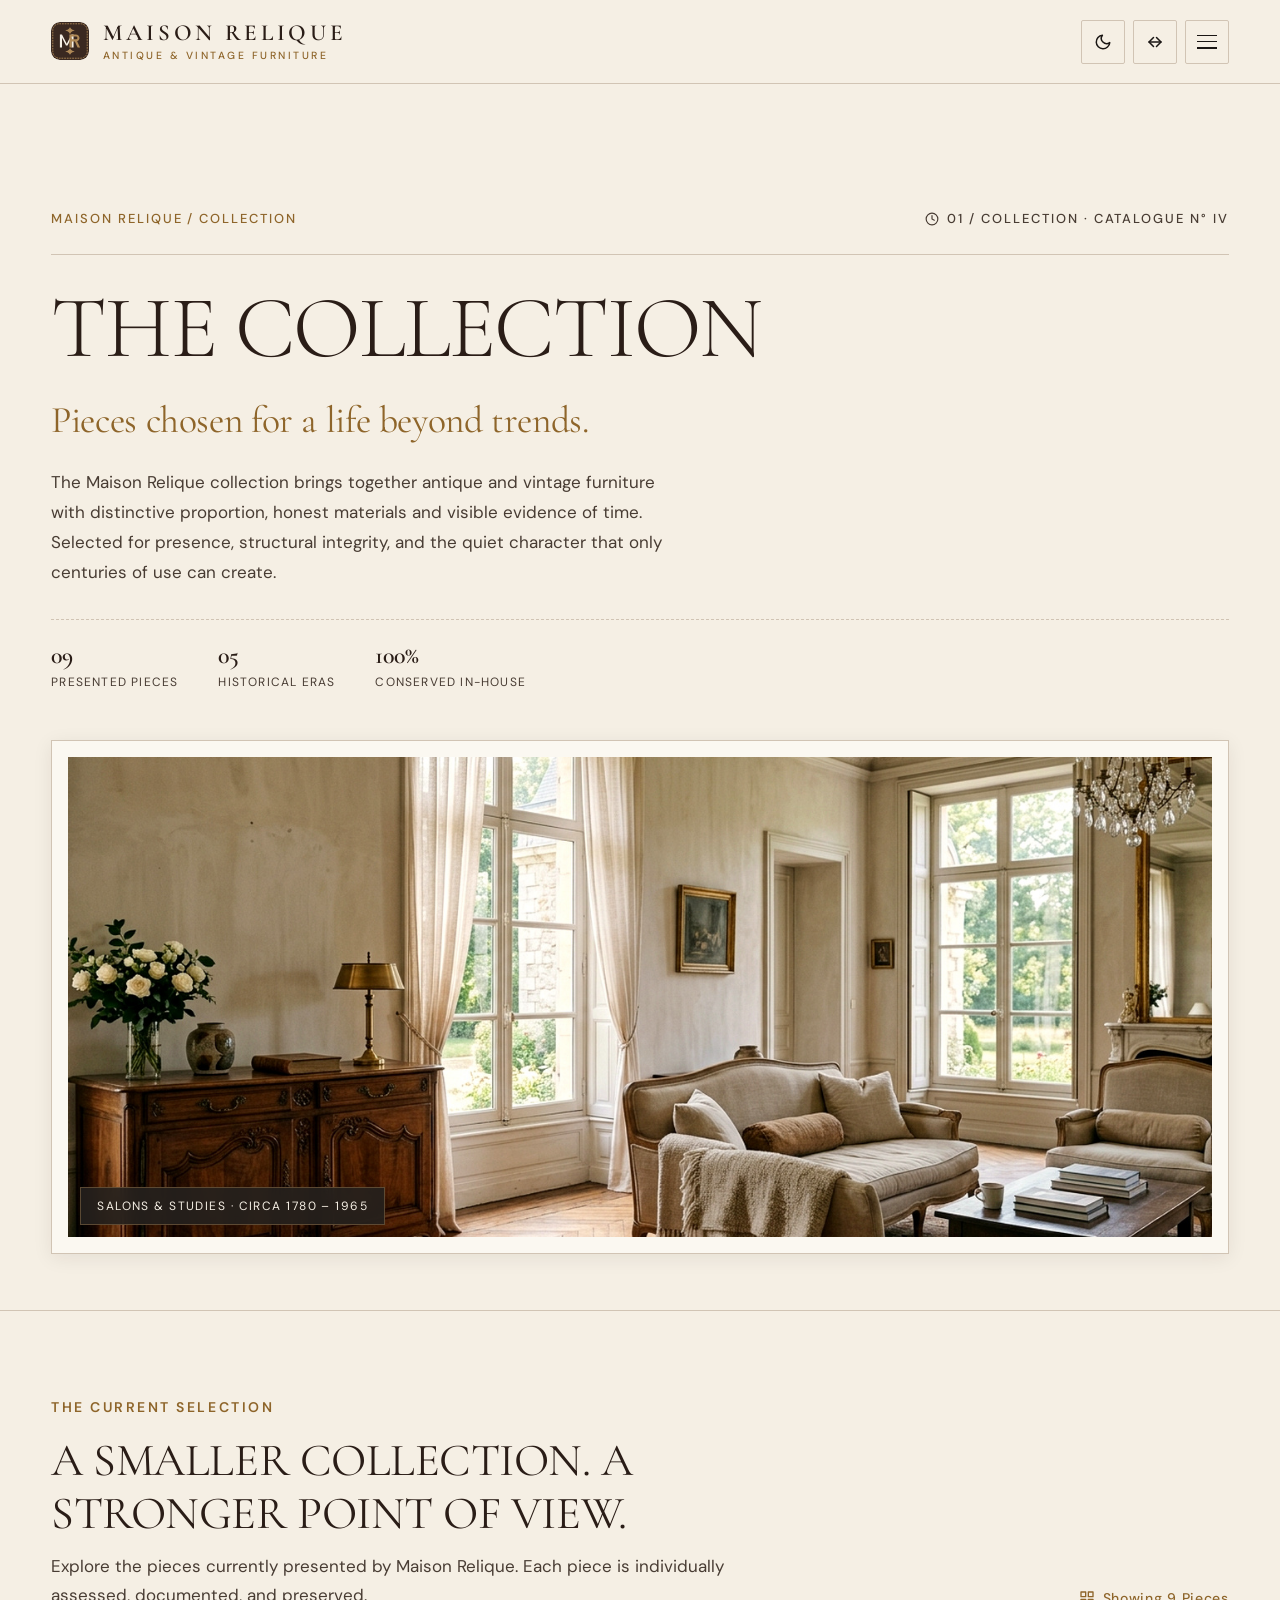
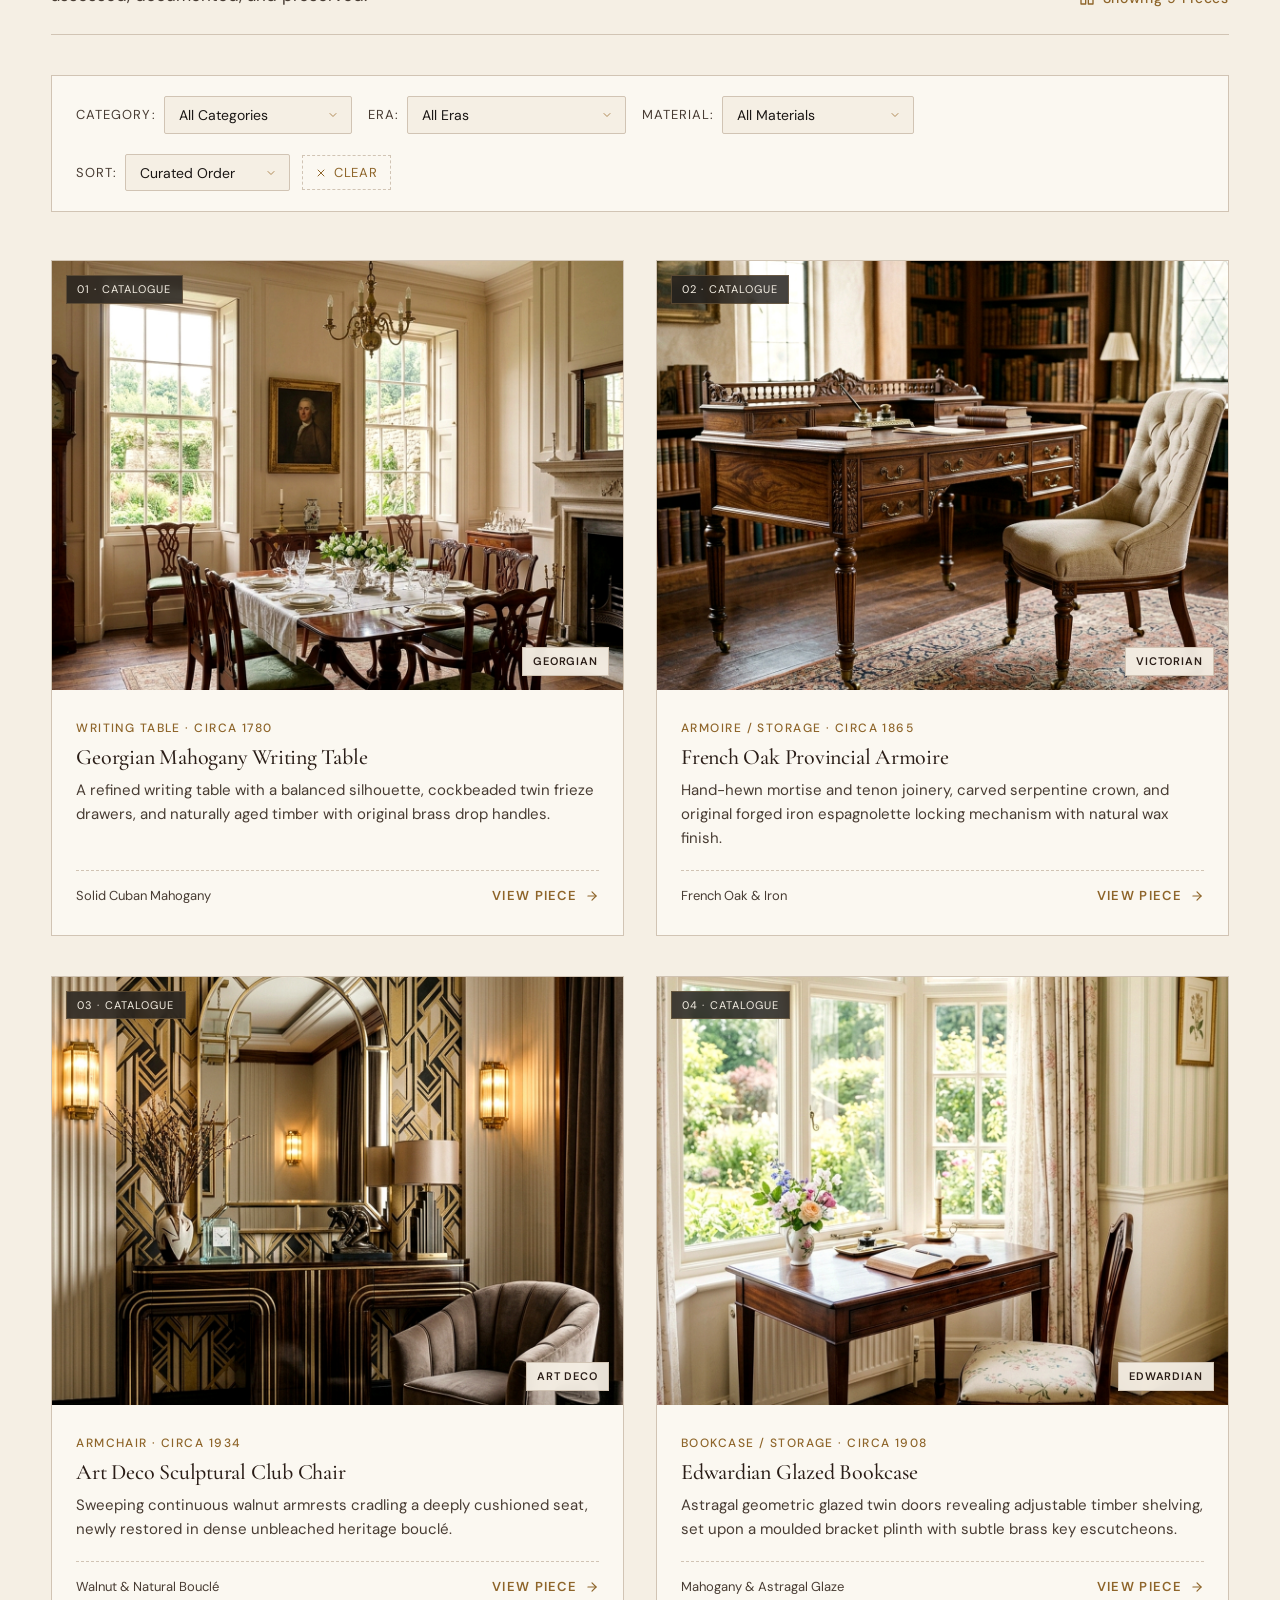
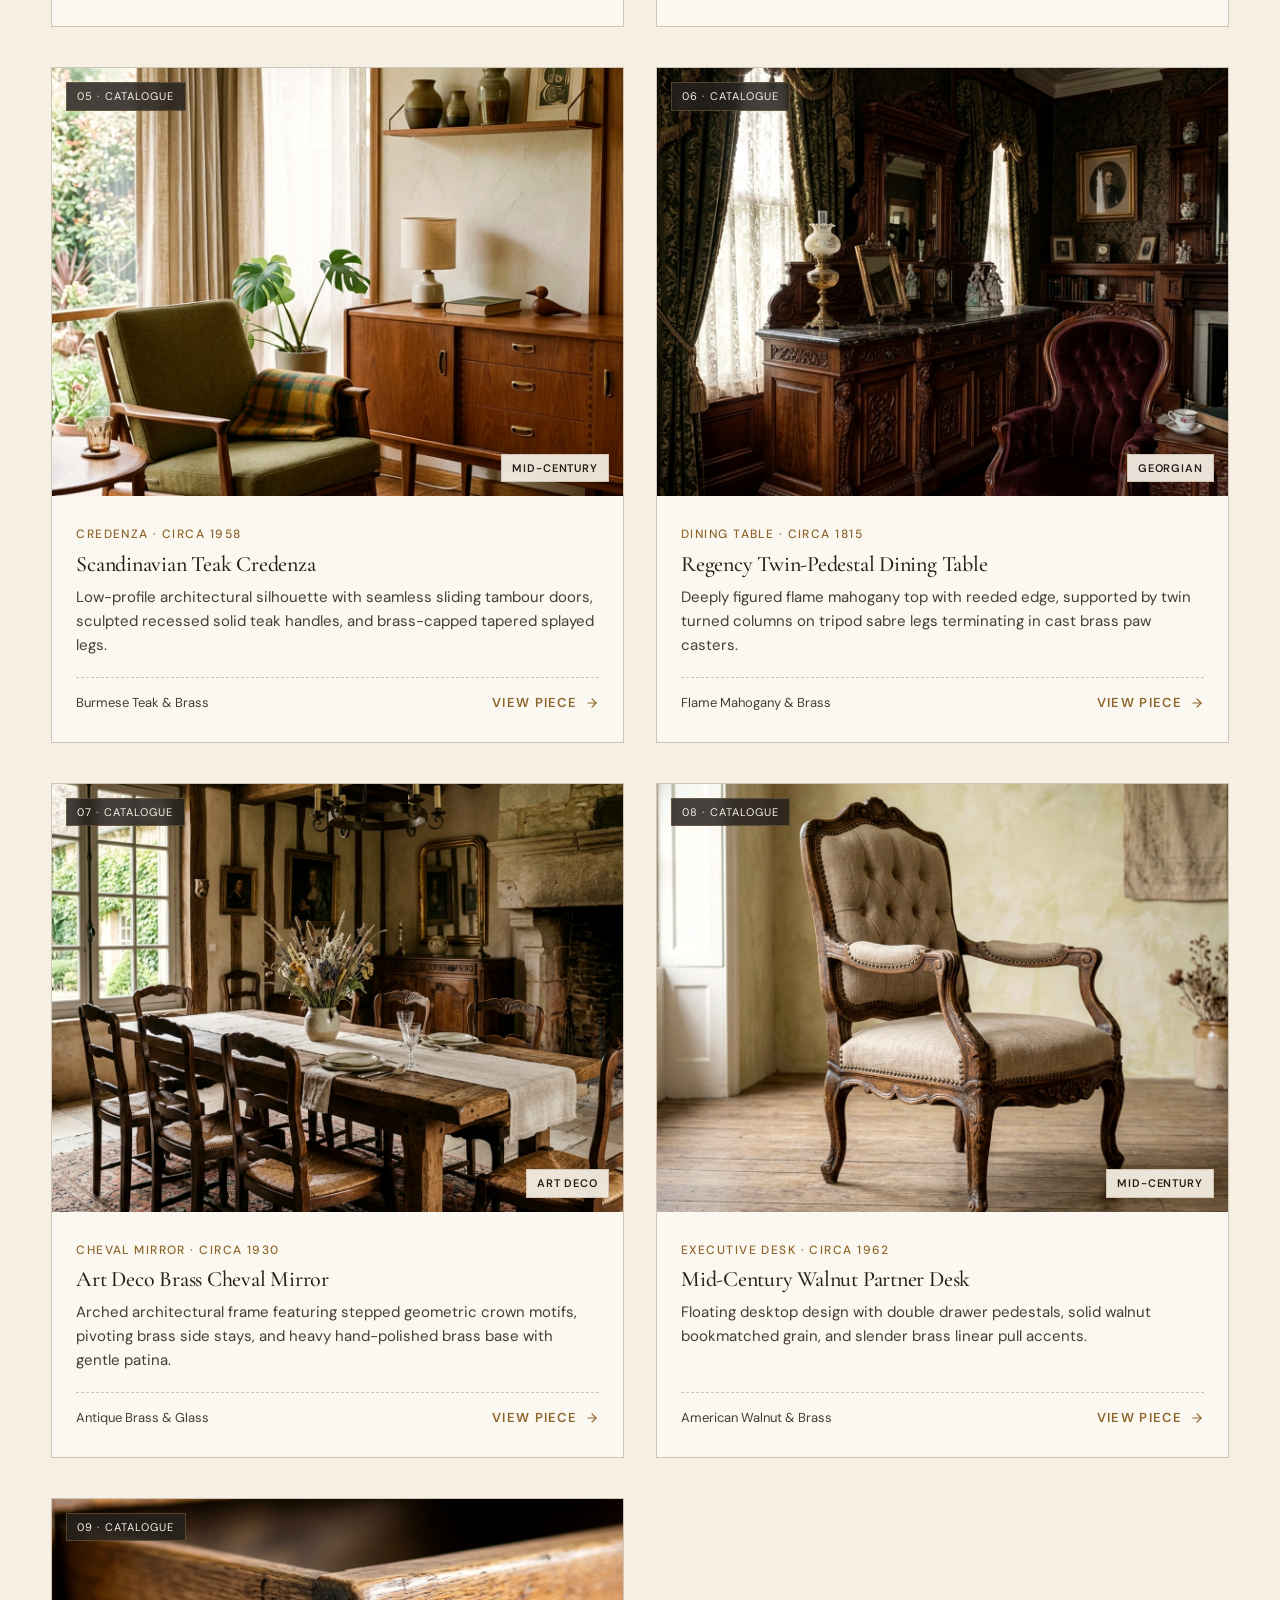
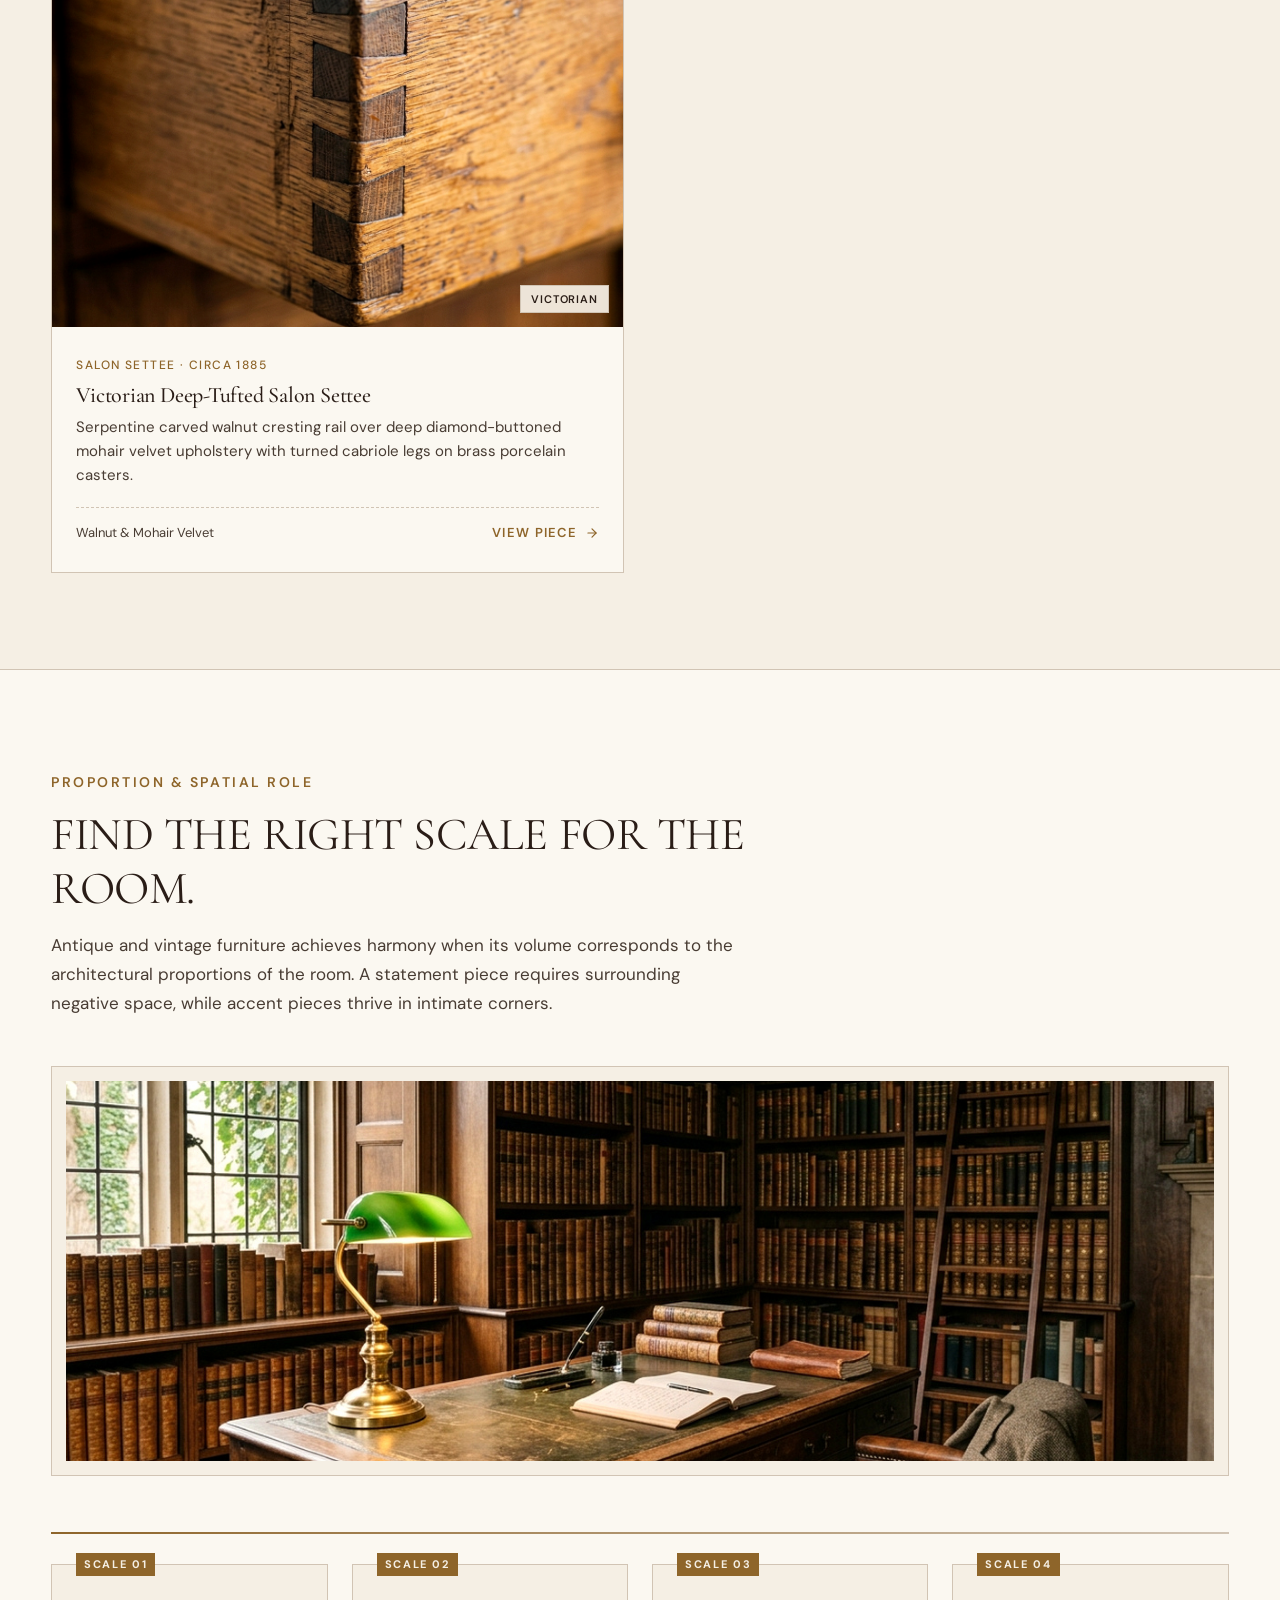
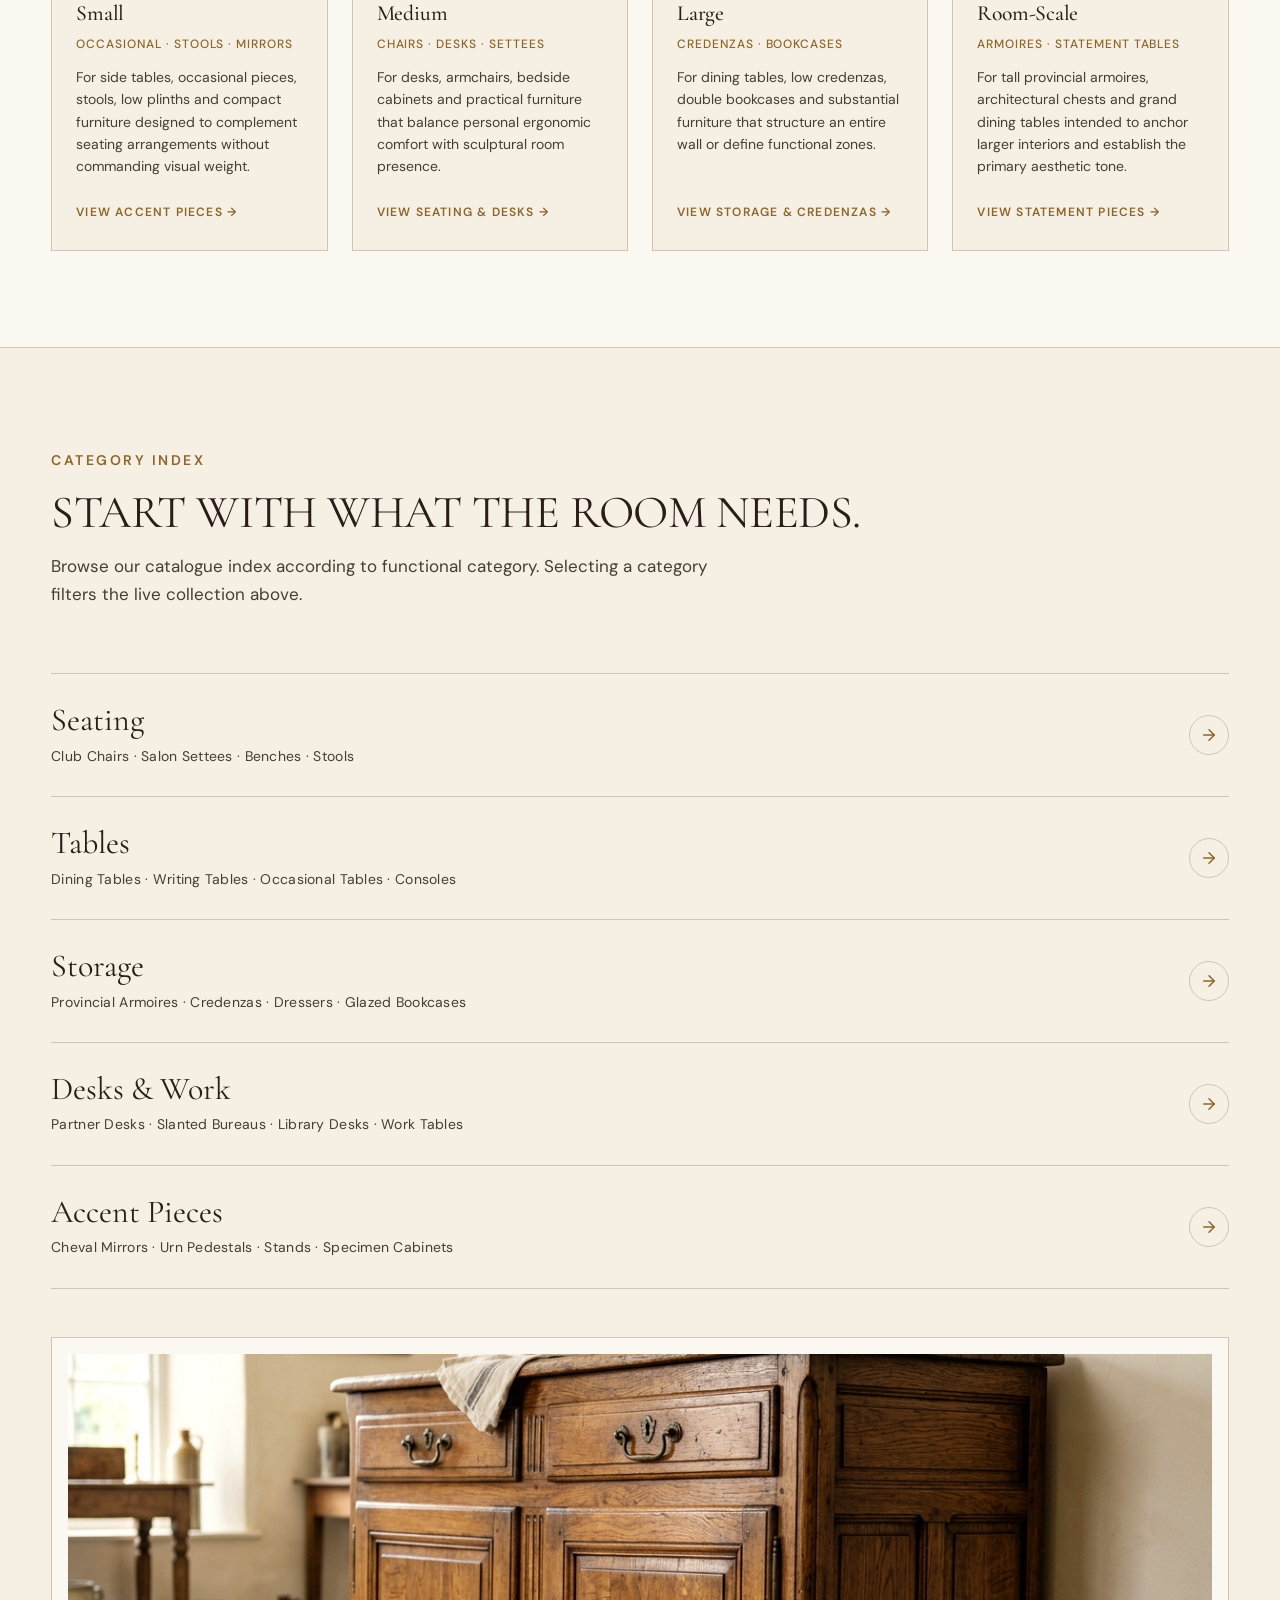
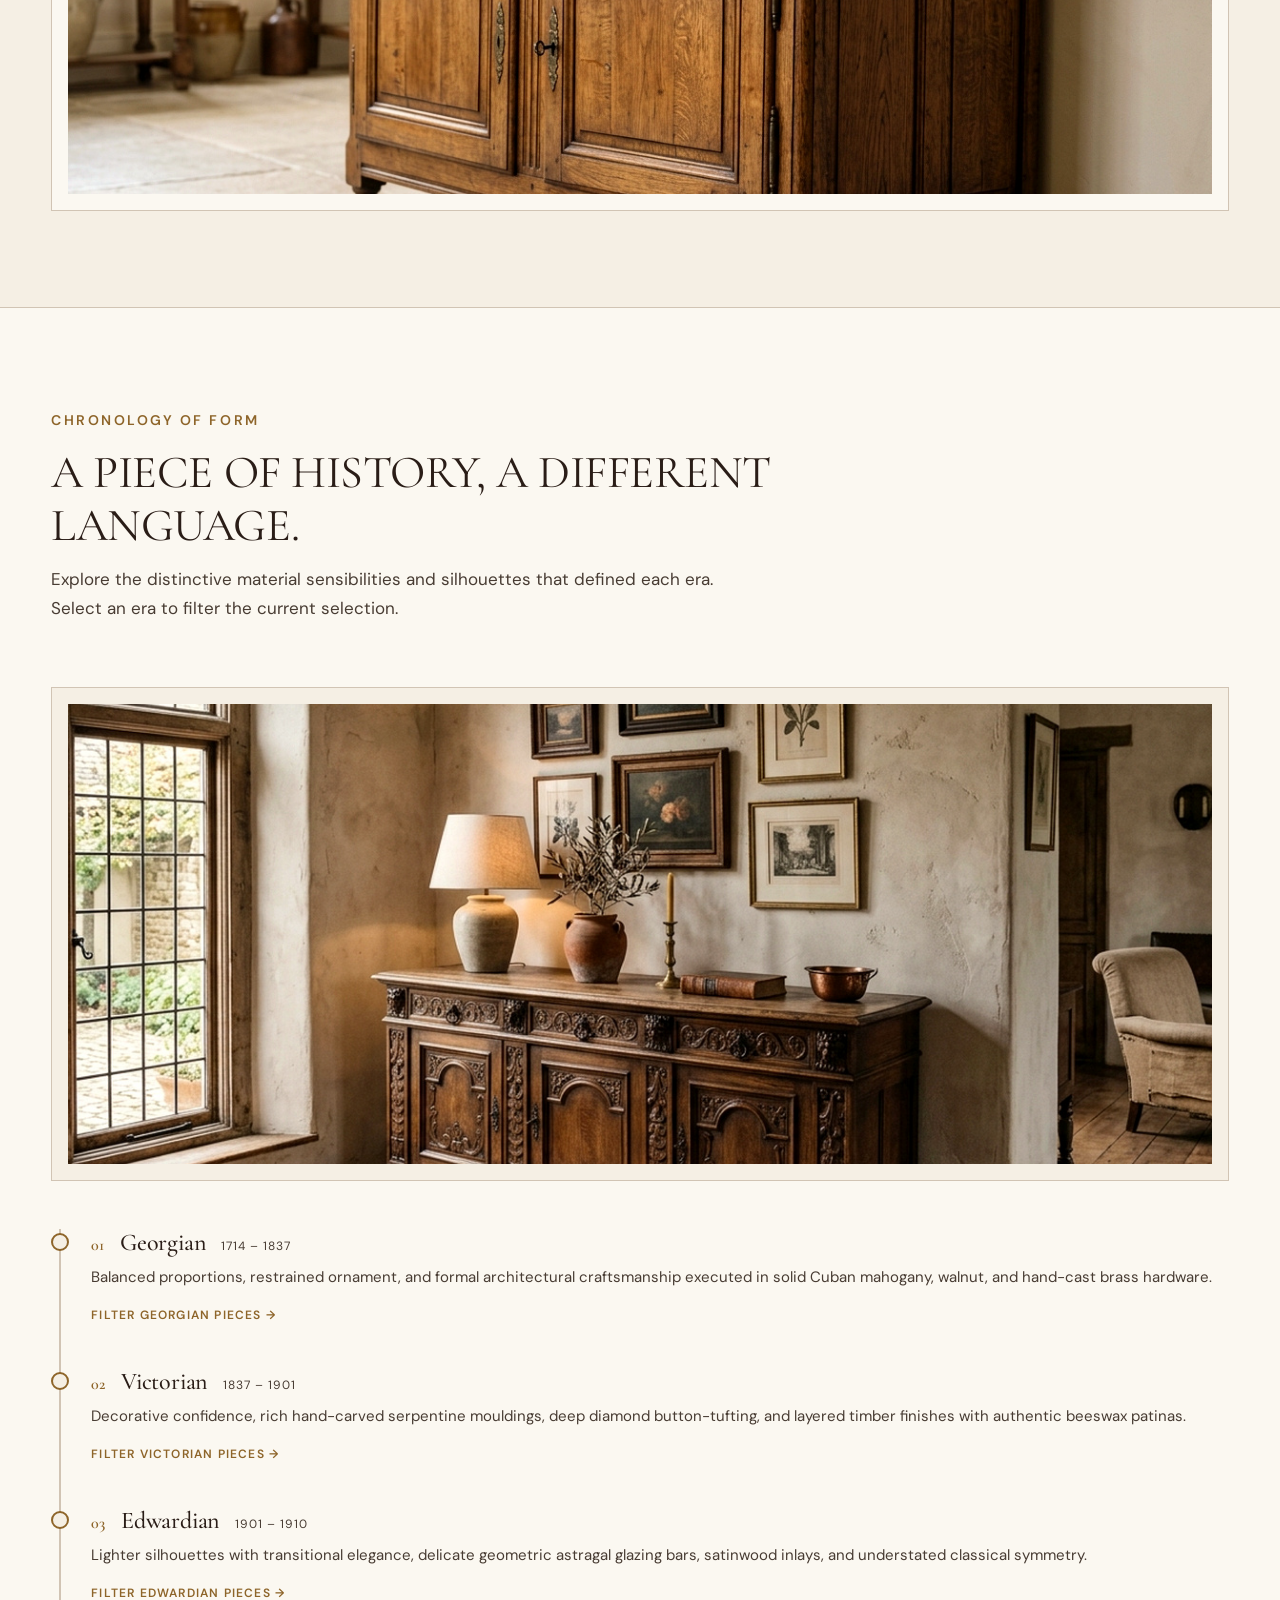
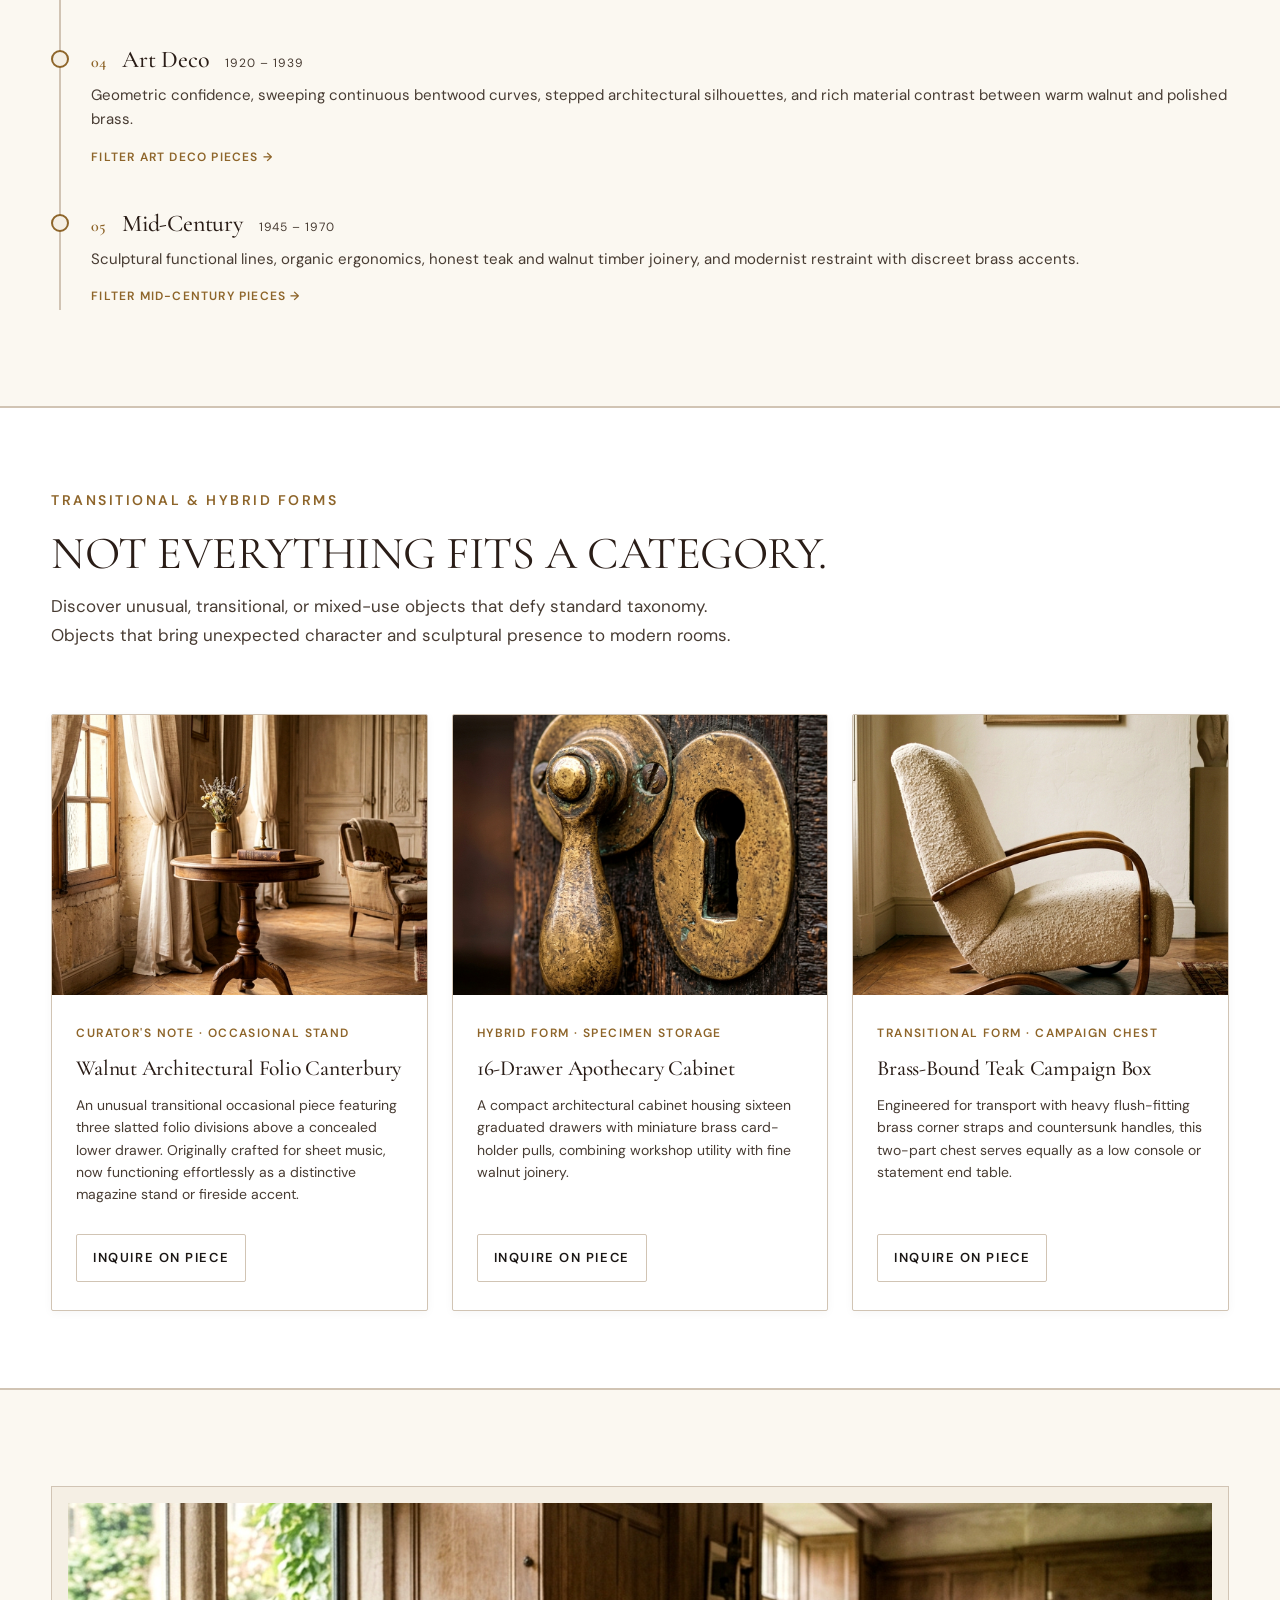
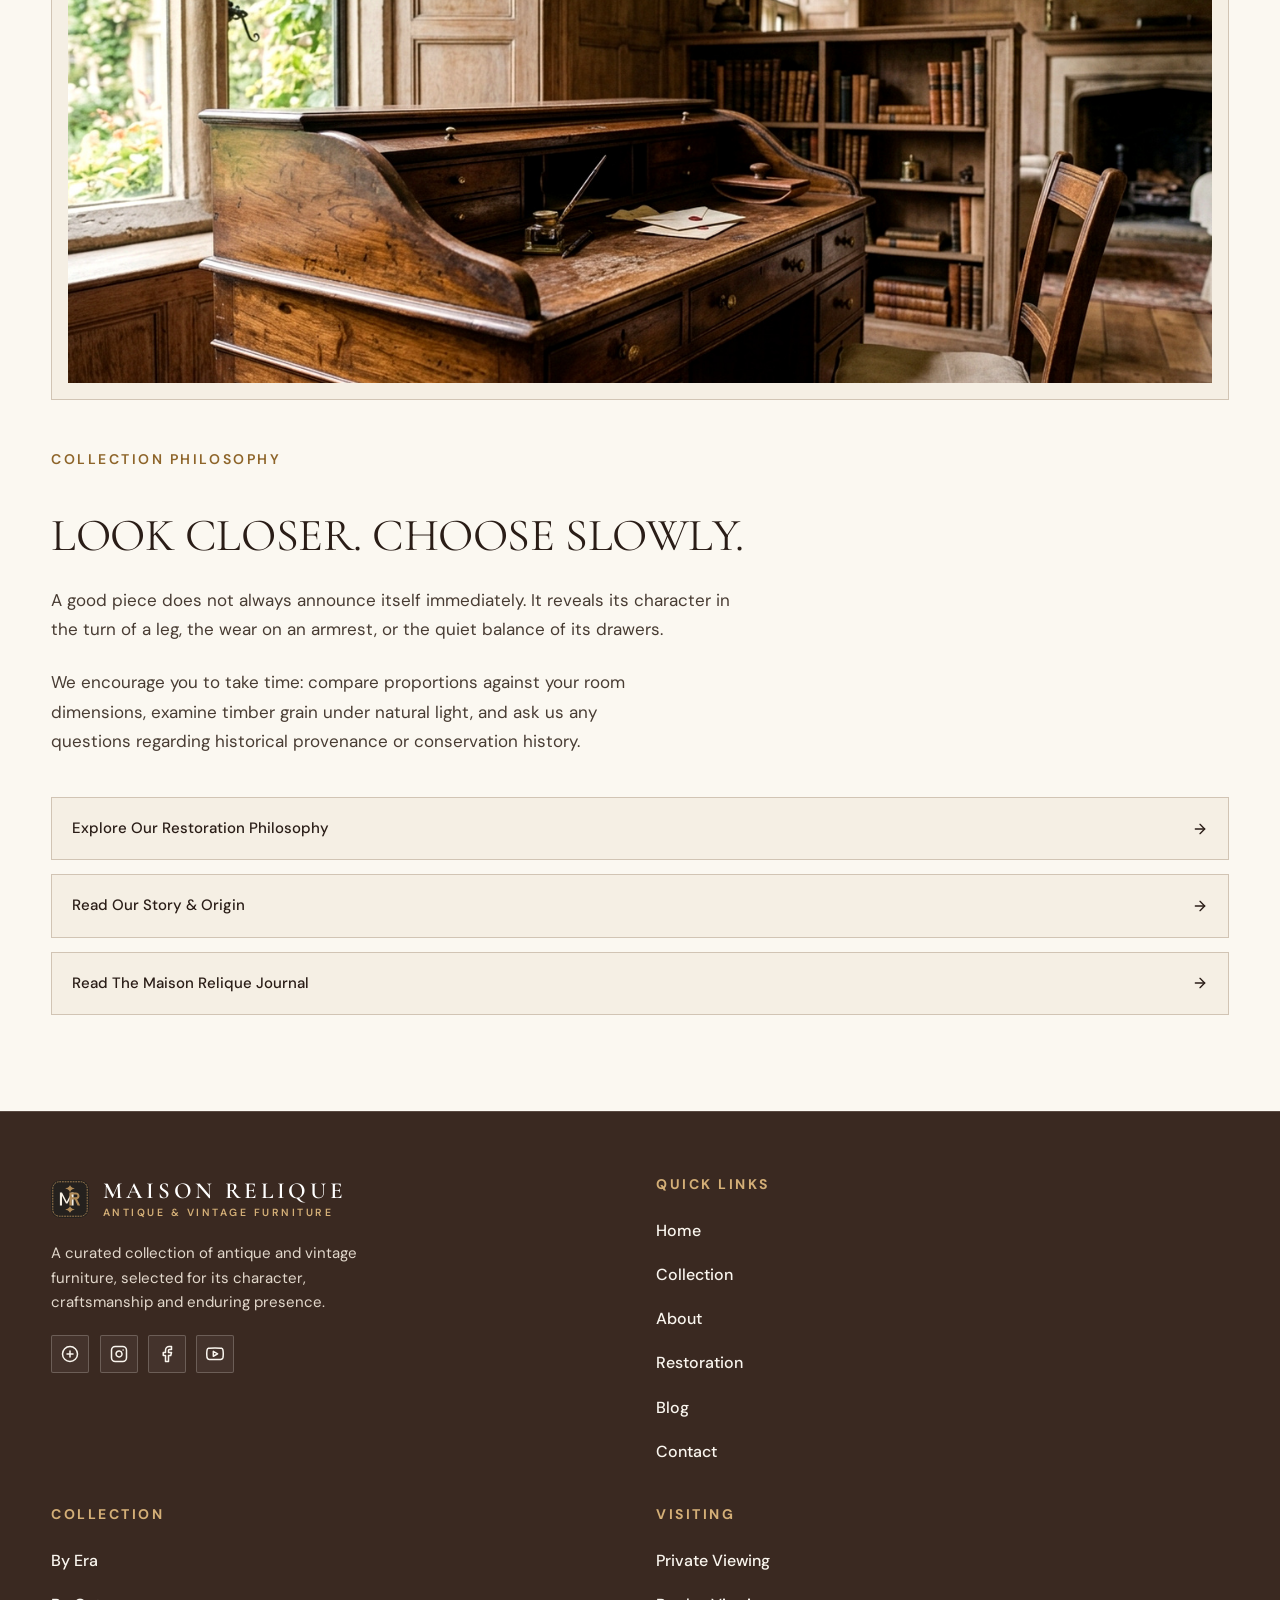
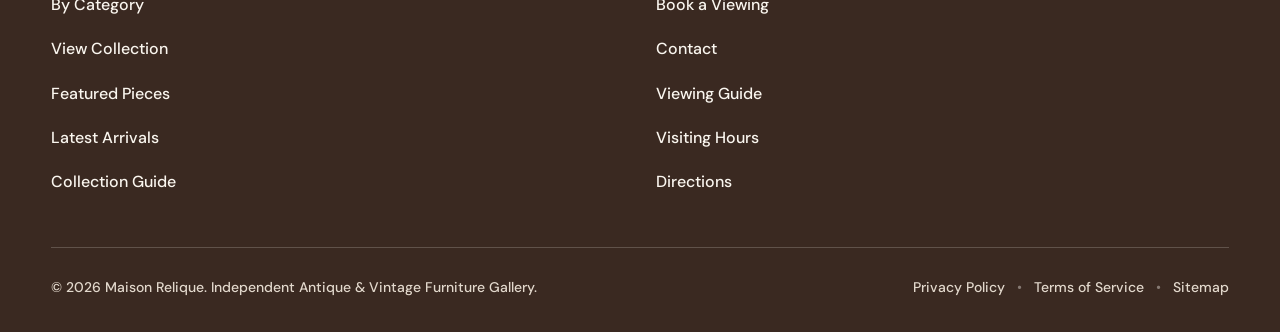
<file: collection.html>
<!DOCTYPE html>
<html lang="en" dir="ltr">
<head>
  <meta charset="UTF-8">
  <meta name="viewport" content="width=device-width, initial-scale=1.0">
  <title>The Collection — MAISON RELIQUE</title>
  <meta name="description" content="Discover our considered collection of antique and vintage furniture. Georgian, Victorian, Edwardian, Art Deco and Mid-Century pieces chosen for proportion, material, and enduring presence.">

  <!-- Favicon -->
  <link rel="icon" type="image/svg+xml" href="assets/icons/favicon.svg">

  <!-- Google Fonts: Cormorant Garamond & DM Sans -->
  <link rel="preconnect" href="https://fonts.googleapis.com">
  <link rel="preconnect" href="https://fonts.gstatic.com" crossorigin>
  <link href="https://fonts.googleapis.com/css2?family=Cormorant+Garamond:ital,wght@0,300;0,400;0,500;0,600;0,700;1,400;1,600&family=DM+Sans:ital,opsz,wght@0,9..40,300;0,9..40,400;0,9..40,500;0,9..40,600;0,9..40,700;1,9..40,400&display=swap" rel="stylesheet">

  <!-- Main Stylesheet -->
  <link rel="stylesheet" href="assets/css/style.css">
</head>
<body>

  <!-- ============================================================
       GLOBAL NAVBAR (DESKTOP, TABLET & MOBILE)
       ============================================================ -->
  <header class="site-header" id="site-header">
    <div class="container header-inner">
      
      <!-- Brand Logo with MR Monogram -->
      <a href="index.html" class="brand-logo" aria-label="Maison Relique Homepage">
        <span class="brand-monogram" aria-hidden="true">
          <svg class="monogram-svg" width="38" height="38" viewBox="0 0 64 64" fill="none" xmlns="http://www.w3.org/2000/svg">
            <rect width="64" height="64" rx="14" fill="#3A2921" class="monogram-bg"/>
            <rect x="3" y="3" width="58" height="58" rx="11" fill="none" stroke="#B08A57" stroke-width="1.5" stroke-dasharray="3 1.5"/>
            <path d="M32 9 C30 13 26 14 24 14 C26 15 30 16 32 20 C34 16 38 15 40 14 C38 14 34 13 32 9 Z" fill="#B08A57"/>
            <path d="M32 55 C30 51 26 50 24 50 C26 49 30 48 32 44 C34 48 38 49 40 50 C38 50 34 51 32 55 Z" fill="#B08A57"/>
            <g>
              <path d="M15 43 L15 21 L18.5 21 L26.5 36.5 L34.5 21 L38 21 L38 43 L34.5 43 L34.5 26.5 L27.8 39.5 L25.2 39.5 L18.5 26.5 L18.5 43 Z" fill="#F5EFE4"/>
              <path d="M31 43 L31 21 L41.5 21 C45.5 21 48 23.5 48 27 C48 29.5 46.5 31.5 44 32.5 L49 43 L44.8 43 L40.2 33 L34.8 33 L34.8 43 Z M34.8 29.2 L41.2 29.2 C43.2 29.2 44.5 28.2 44.5 26.8 C44.5 25.4 43.2 24.5 41.2 24.5 L34.8 24.5 Z" fill="#B08A57"/>
            </g>
          </svg>
        </span>
        <span class="brand-text-group">
          <span class="brand-title">Maison Relique</span>
          <span class="brand-subtitle">Antique &amp; Vintage Furniture</span>
        </span>
      </a>

      <!-- Desktop Navigation (1281px+) -->
      <nav class="desktop-nav" aria-label="Primary Navigation">
        
        <!-- Home Dropdown -->
        <div class="nav-dropdown-wrapper">
          <button type="button" class="dropdown-toggle nav-link" id="homeDropdownBtn" aria-haspopup="true" aria-expanded="false">
            <span>Home</span>
            <svg class="dropdown-arrow" width="12" height="12" viewBox="0 0 24 24" fill="none" stroke="currentColor" stroke-width="2" stroke-linecap="round" stroke-linejoin="round" aria-hidden="true"><polyline points="6 9 12 15 18 9"></polyline></svg>
          </button>
          <div class="dropdown-menu" role="menu" aria-labelledby="homeDropdownBtn">
            <a href="index.html" class="dropdown-item" role="menuitem">Home 1</a>
            <a href="home2.html" class="dropdown-item" role="menuitem">Home 2</a>
          </div>
        </div>
        
        <!-- Direct Menu Links (Full Navigation) -->
        <a href="our-story.html" class="nav-link">About</a>
        <a href="products.html" class="nav-link">Products</a>
        <a href="journal.html" class="nav-link">Gallery</a>
        <a href="blog.html" class="nav-link">Blog</a>
        <a href="contact.html" class="nav-link">Contact</a>
      </nav>

      <!-- Action Controls (Theme, RTL, Login, Hamburger) -->
      <div class="header-actions">
        <!-- Theme Toggle Button -->
        <button type="button" class="icon-btn theme-toggle-btn" aria-label="Toggle Dark / Light Theme" title="Toggle Theme">
          <svg class="icon-moon" width="18" height="18" viewBox="0 0 24 24" fill="none" stroke="currentColor" stroke-width="2" stroke-linecap="round" stroke-linejoin="round" aria-hidden="true"><path d="M21 12.79A9 9 0 1 1 11.21 3 7 7 0 0 0 21 12.79z"></path></svg>
          <svg class="icon-sun" width="18" height="18" viewBox="0 0 24 24" fill="none" stroke="currentColor" stroke-width="2" stroke-linecap="round" stroke-linejoin="round" aria-hidden="true" style="display: none;"><circle cx="12" cy="12" r="5"></circle><line x1="12" y1="1" x2="12" y2="3"></line><line x1="12" y1="21" x2="12" y2="23"></line><line x1="4.22" y1="4.22" x2="5.64" y2="5.64"></line><line x1="18.36" y1="18.36" x2="19.78" y2="19.78"></line><line x1="1" y1="12" x2="3" y2="12"></line><line x1="21" y1="12" x2="23" y2="12"></line><line x1="4.22" y1="19.78" x2="5.64" y2="18.36"></line><line x1="18.36" y1="5.64" x2="19.78" y2="4.22"></line></svg>
        </button>

        <!-- RTL / LTR Toggle Button -->
        <button type="button" class="icon-btn rtl-toggle-btn" aria-label="Toggle Text Direction (RTL/LTR)" title="Toggle Direction">
          <svg width="18" height="18" viewBox="0 0 24 24" fill="none" stroke="currentColor" stroke-width="2" stroke-linecap="round" stroke-linejoin="round" aria-hidden="true"><path d="M4 12h16"></path><path d="M14 6l6 6-6 6"></path><path d="M10 18l-6-6 6-6"></path></svg>
        </button>

        <!-- Client Login Button (1281px+) -->
        <button type="button" class="btn btn-outline nav-login-btn" data-action="open-login-modal">Login</button>

        <!-- Desktop Book a Viewing CTA Button (1281px+) -->
        <a href="contact.html#enquiry" class="btn btn-primary nav-cta-btn">Book a Viewing</a>

        <!-- Hamburger Menu Button -->
        <button type="button" class="hamburger-btn" id="hamburger-btn" aria-label="Toggle Navigation Menu" aria-expanded="false" aria-controls="mobile-drawer">
          <span class="hamburger-icon">
            <span class="hamburger-line"></span>
            <span class="hamburger-line"></span>
            <span class="hamburger-line"></span>
          </span>
        </button>
      </div>

    </div>
  </header>

  <!-- ============================================================
       MOBILE & TABLET DRAWER NAVIGATION (USER GLOBAL RULE)
       ============================================================ -->
  <div class="drawer-backdrop" id="drawer-backdrop" aria-hidden="true"></div>

  <nav class="mobile-drawer" id="mobile-drawer" aria-label="Mobile and Tablet Navigation">
    <div class="drawer-header">
      <a href="index.html" class="brand-logo" aria-label="Maison Relique">
        <span class="brand-monogram" aria-hidden="true">
          <svg class="monogram-svg" width="32" height="32" viewBox="0 0 64 64" fill="none" xmlns="http://www.w3.org/2000/svg">
            <rect width="64" height="64" rx="14" fill="#3A2921" class="monogram-bg"/>
            <rect x="3" y="3" width="58" height="58" rx="11" fill="none" stroke="#B08A57" stroke-width="1.5" stroke-dasharray="3 1.5"/>
            <g>
              <path d="M15 43 L15 21 L18.5 21 L26.5 36.5 L34.5 21 L38 21 L38 43 L34.5 43 L34.5 26.5 L27.8 39.5 L25.2 39.5 L18.5 26.5 L18.5 43 Z" fill="#F5EFE4"/>
              <path d="M31 43 L31 21 L41.5 21 C45.5 21 48 23.5 48 27 C48 29.5 46.5 31.5 44 32.5 L49 43 L44.8 43 L40.2 33 L34.8 33 L34.8 43 Z M34.8 29.2 L41.2 29.2 C43.2 29.2 44.5 28.2 44.5 26.8 C44.5 25.4 43.2 24.5 41.2 24.5 L34.8 24.5 Z" fill="#B08A57"/>
            </g>
          </svg>
        </span>
        <span class="brand-text-group">
          <span class="brand-title">Maison Relique</span>
          <span class="brand-subtitle">Antique &amp; Vintage Furniture</span>
        </span>
      </a>
      <button type="button" class="icon-btn" id="drawer-close-btn" aria-label="Close navigation menu">
        <svg width="20" height="20" viewBox="0 0 24 24" fill="none" stroke="currentColor" stroke-width="2" stroke-linecap="round" stroke-linejoin="round" aria-hidden="true"><line x1="18" y1="6" x2="6" y2="18"></line><line x1="6" y1="6" x2="18" y2="18"></line></svg>
      </button>
    </div>

    <div class="drawer-body">
      <ul class="drawer-nav-list">
        <!-- Home Submenu -->
        <li class="drawer-nav-item">
          <button type="button" class="drawer-nav-link drawer-submenu-toggle" aria-expanded="false">
            <span>Home</span>
            <svg width="14" height="14" viewBox="0 0 24 24" fill="none" stroke="currentColor" stroke-width="2" stroke-linecap="round" stroke-linejoin="round" aria-hidden="true"><polyline points="6 9 12 15 18 9"></polyline></svg>
          </button>
          <div class="drawer-submenu">
            <a href="index.html" class="drawer-sublink">Home 1</a>
            <a href="home2.html" class="drawer-sublink">Home 2</a>
          </div>
        </li>

        <li class="drawer-nav-item">
          <a href="our-story.html" class="drawer-nav-link">About</a>
        </li>
        <li class="drawer-nav-item">
          <a href="products.html" class="drawer-nav-link">Products</a>
        </li>
        <li class="drawer-nav-item">
          <a href="collection.html#category-index" class="drawer-nav-link active">Categories</a>
        </li>
        <li class="drawer-nav-item">
          <a href="collection.html#era-index" class="drawer-nav-link">Brands &amp; Eras</a>
        </li>
        <li class="drawer-nav-item">
          <a href="products.html#selection" class="drawer-nav-link">Deals &amp; Curated</a>
        </li>
        <li class="drawer-nav-item">
          <a href="products.html#between" class="drawer-nav-link">Accessories &amp; Accent Pieces</a>
        </li>
        <li class="drawer-nav-item">
          <a href="journal.html" class="drawer-nav-link">Gallery</a>
        </li>
        <li class="drawer-nav-item">
          <a href="blog.html" class="drawer-nav-link">Blog</a>
        </li>
        <li class="drawer-nav-item">
          <a href="contact.html" class="drawer-nav-link">Contact</a>
        </li>
      </ul>

      <!-- Controls in Drawer -->
      <div class="drawer-controls">
        <button type="button" class="drawer-control-btn theme-toggle-btn" aria-label="Toggle Dark / Light Theme">
          <svg class="icon-moon" width="16" height="16" viewBox="0 0 24 24" fill="none" stroke="currentColor" stroke-width="2" stroke-linecap="round" stroke-linejoin="round" aria-hidden="true"><path d="M21 12.79A9 9 0 1 1 11.21 3 7 7 0 0 0 21 12.79z"></path></svg>
          <svg class="icon-sun" width="16" height="16" viewBox="0 0 24 24" fill="none" stroke="currentColor" stroke-width="2" stroke-linecap="round" stroke-linejoin="round" aria-hidden="true" style="display: none;"><circle cx="12" cy="12" r="5"></circle><line x1="12" y1="1" x2="12" y2="3"></line><line x1="12" y1="21" x2="12" y2="23"></line><line x1="4.22" y1="4.22" x2="5.64" y2="5.64"></line><line x1="18.36" y1="18.36" x2="19.78" y2="19.78"></line><line x1="1" y1="12" x2="3" y2="12"></line><line x1="21" y1="12" x2="23" y2="12"></line><line x1="4.22" y1="19.78" x2="5.64" y2="18.36"></line><line x1="18.36" y1="5.64" x2="19.78" y2="4.22"></line></svg>
          <span class="theme-btn-label">Dark Mode</span>
        </button>

        <button type="button" class="drawer-control-btn rtl-toggle-btn" aria-label="Toggle Direction">
          <svg width="16" height="16" viewBox="0 0 24 24" fill="none" stroke="currentColor" stroke-width="2" stroke-linecap="round" stroke-linejoin="round" aria-hidden="true"><path d="M4 12h16"></path><path d="M14 6l6 6-6 6"></path><path d="M10 18l-6-6 6-6"></path></svg>
          <span class="rtl-btn-label">RTL View</span>
        </button>
      </div>

      <!-- Drawer CTAs (User Global Rule: Login Button) -->
      <div class="drawer-actions">
        <button type="button" class="btn btn-outline nav-login-btn" data-action="open-login-modal" style="width: 100%; justify-content: center;">Client Login</button>
        <a href="contact.html#enquiry" class="btn btn-primary" style="width: 100%; justify-content: center;">Book a Viewing</a>
      </div>
    </div>
  </nav>

  <main id="main-content">

    <!-- ============================================================
         SECTION 1 — COLLECTION MASTHEAD
         ============================================================ -->
    <section class="collection-masthead" id="masthead">
      <div class="container">
        
        <!-- Top Editorial Meta Bar -->
        <div class="masthead-meta-bar">
          <span>MAISON RELIQUE / COLLECTION</span>
          <span class="masthead-catalogue-no">
            <svg width="14" height="14" viewBox="0 0 24 24" fill="none" stroke="currentColor" stroke-width="2" stroke-linecap="round" stroke-linejoin="round" aria-hidden="true"><circle cx="12" cy="12" r="10"></circle><polyline points="12 6 12 12 16 14"></polyline></svg>
            <span>01 / COLLECTION &middot; CATALOGUE N&deg; IV</span>
          </span>
        </div>

        <div class="masthead-grid">
          
          <!-- Left Typographic Column -->
          <div class="masthead-text-wrap">
            <div class="masthead-watermark-title">The Collection</div>
            <h1 class="masthead-lead-heading">
              Pieces chosen for a life beyond trends.
            </h1>
            <p class="masthead-description">
              The Maison Relique collection brings together antique and vintage furniture with distinctive proportion, honest materials and visible evidence of time. Selected for presence, structural integrity, and the quiet character that only centuries of use can create.
            </p>

            <div class="masthead-quick-stats">
              <div class="masthead-stat-item">
                <span class="stat-number">09</span>
                <span class="stat-label">Presented Pieces</span>
              </div>
              <div class="masthead-stat-item">
                <span class="stat-number">05</span>
                <span class="stat-label">Historical Eras</span>
              </div>
              <div class="masthead-stat-item">
                <span class="stat-number">100%</span>
                <span class="stat-label">Conserved In-House</span>
              </div>
            </div>
          </div>

          <!-- Right Editorial Cropped Visual -->
          <div class="masthead-media-frame">
            <img src="assets/images/collection/collection-hero.jpg" alt="Antique walnut furniture piece presented in a calm heritage interior with directional daylight" width="1376" height="768" loading="eager" fetchpriority="high">
            <div class="masthead-frame-badge">
              <span>Salons &amp; Studies &middot; Circa 1780 &ndash; 1965</span>
            </div>
          </div>

        </div>

      </div>
    </section>

    <!-- ============================================================
         SECTION 2 — THE CURRENT SELECTION (FILTER & PRODUCT GRID)
         ============================================================ -->
    <section class="selection-section" id="selection">
      <div class="container">
        
        <!-- Section Header -->
        <div class="selection-header-wrap">
          <div class="selection-header-left">
            <span class="eyebrow">The Current Selection</span>
            <h2 class="heading-lg">A smaller collection. A stronger point of view.</h2>
            <p class="body-lead" style="margin-top: 0.75rem;">
              Explore the pieces currently presented by Maison Relique. Each piece is individually assessed, documented, and preserved.
            </p>
          </div>
          <div class="selection-count-badge">
            <svg width="16" height="16" viewBox="0 0 24 24" fill="none" stroke="currentColor" stroke-width="2" stroke-linecap="round" stroke-linejoin="round" aria-hidden="true"><rect x="3" y="3" width="7" height="7"></rect><rect x="14" y="3" width="7" height="7"></rect><rect x="14" y="14" width="7" height="7"></rect><rect x="3" y="14" width="7" height="7"></rect></svg>
            <span id="product-count-display">Showing 9 Pieces</span>
            <button type="button" class="mobile-filter-trigger" id="mobile-filter-trigger-btn" aria-label="Open filter menu">
              <svg width="16" height="16" viewBox="0 0 24 24" fill="none" stroke="currentColor" stroke-width="2" stroke-linecap="round" stroke-linejoin="round" aria-hidden="true"><polygon points="22 3 2 3 10 12.46 10 19 14 21 14 12.46 22 3"></polygon></svg>
              <span>Filter Pieces</span>
            </button>
          </div>
        </div>

        <!-- Desktop Filter Control Bar -->
        <div class="filter-bar-container" role="toolbar" aria-label="Collection filters">
          
          <div class="filter-group-horizontal">
            
            <!-- Category Filter -->
            <div class="filter-select-wrapper">
              <label for="filter-category" class="filter-select-label">Category:</label>
              <select id="filter-category" class="filter-dropdown-select" aria-label="Filter by furniture category">
                <option value="all">All Categories</option>
                <option value="seating">Seating</option>
                <option value="tables">Tables</option>
                <option value="storage">Storage</option>
                <option value="desks">Desks &amp; Work</option>
                <option value="occasional">Accent &amp; Occasional</option>
              </select>
            </div>

            <!-- Era Filter -->
            <div class="filter-select-wrapper">
              <label for="filter-era" class="filter-select-label">Era:</label>
              <select id="filter-era" class="filter-dropdown-select" aria-label="Filter by design era">
                <option value="all">All Eras</option>
                <option value="georgian">Georgian (1714–1837)</option>
                <option value="victorian">Victorian (1837–1901)</option>
                <option value="edwardian">Edwardian (1901–1910)</option>
                <option value="art-deco">Art Deco (1920–1939)</option>
                <option value="mid-century">Mid-Century (1945–1970)</option>
              </select>
            </div>

            <!-- Material Filter -->
            <div class="filter-select-wrapper">
              <label for="filter-material" class="filter-select-label">Material:</label>
              <select id="filter-material" class="filter-dropdown-select" aria-label="Filter by material">
                <option value="all">All Materials</option>
                <option value="wood">Timber &amp; Wood</option>
                <option value="upholstery">Upholstered / Textiles</option>
                <option value="brass">Brass &amp; Metal</option>
              </select>
            </div>

          </div>

          <div class="filter-action-buttons">
            <!-- Sort Filter -->
            <div class="filter-select-wrapper">
              <label for="filter-sort" class="filter-select-label">Sort:</label>
              <select id="filter-sort" class="filter-dropdown-select" aria-label="Sort collection items">
                <option value="featured">Curated Order</option>
                <option value="newest">Recent Discovery</option>
                <option value="title-az">Name (A–Z)</option>
              </select>
            </div>

            <!-- Clear Filters Button -->
            <button type="button" class="btn-filter-reset" id="filter-clear-btn" aria-label="Reset all active filters">
              <svg width="12" height="12" viewBox="0 0 24 24" fill="none" stroke="currentColor" stroke-width="2" stroke-linecap="round" stroke-linejoin="round" aria-hidden="true"><line x1="18" y1="6" x2="6" y2="18"></line><line x1="6" y1="6" x2="18" y2="18"></line></svg>
              <span>Clear</span>
            </button>
          </div>

        </div>

        <!-- Editorial 3-Column Product Grid -->
        <div class="collection-grid" id="collection-grid-container" aria-live="polite">
          
          <!-- Piece 01 -->
          <article class="collection-card" data-category="tables" data-era="georgian" data-material="wood" data-id="01" data-scale="medium" data-order="1" data-title="Georgian Writing Table">
            <div class="card-media-box">
              <img src="assets/images/collection/products/product-01.jpg" alt="Georgian mahogany writing table with turned fluted legs and brass handles" width="1200" height="900" loading="lazy">
              <span class="card-index-tag">01 &middot; CATALOGUE</span>
              <span class="card-era-badge">Georgian</span>
            </div>
            <div class="card-info-box">
              <div class="card-heading-group">
                <span class="card-category-label">Writing Table &middot; Circa 1780</span>
                <h3 class="card-item-title">
                  <a href="product-detail.html?id=01">Georgian Mahogany Writing Table</a>
                </h3>
                <p class="card-summary-text">
                  A refined writing table with a balanced silhouette, cockbeaded twin frieze drawers, and naturally aged timber with original brass drop handles.
                </p>
              </div>
              <div class="card-spec-row">
                <span>Solid Cuban Mahogany</span>
                <a href="product-detail.html?id=01" class="card-action-link" aria-label="View details for Georgian Mahogany Writing Table">
                  <span>View Piece</span>
                  <svg class="rtl-mirror" width="14" height="14" viewBox="0 0 24 24" fill="none" stroke="currentColor" stroke-width="2" stroke-linecap="round" stroke-linejoin="round" aria-hidden="true"><line x1="5" y1="12" x2="19" y2="12"></line><polyline points="12 5 19 12 12 19"></polyline></svg>
                </a>
              </div>
            </div>
          </article>

          <!-- Piece 02 -->
          <article class="collection-card" data-category="storage" data-era="victorian" data-material="wood" data-id="02" data-scale="room-scale" data-order="2" data-title="French Oak Provincial Armoire">
            <div class="card-media-box">
              <img src="assets/images/collection/products/product-02.jpg" alt="French oak provincial armoire with carved crown and espagnolette hardware" width="1200" height="900" loading="lazy">
              <span class="card-index-tag">02 &middot; CATALOGUE</span>
              <span class="card-era-badge">Victorian</span>
            </div>
            <div class="card-info-box">
              <div class="card-heading-group">
                <span class="card-category-label">Armoire / Storage &middot; Circa 1865</span>
                <h3 class="card-item-title">
                  <a href="product-detail.html?id=02">French Oak Provincial Armoire</a>
                </h3>
                <p class="card-summary-text">
                  Hand-hewn mortise and tenon joinery, carved serpentine crown, and original forged iron espagnolette locking mechanism with natural wax finish.
                </p>
              </div>
              <div class="card-spec-row">
                <span>French Oak &amp; Iron</span>
                <a href="product-detail.html?id=02" class="card-action-link" aria-label="View details for French Oak Provincial Armoire">
                  <span>View Piece</span>
                  <svg class="rtl-mirror" width="14" height="14" viewBox="0 0 24 24" fill="none" stroke="currentColor" stroke-width="2" stroke-linecap="round" stroke-linejoin="round" aria-hidden="true"><line x1="5" y1="12" x2="19" y2="12"></line><polyline points="12 5 19 12 12 19"></polyline></svg>
                </a>
              </div>
            </div>
          </article>

          <!-- Piece 03 -->
          <article class="collection-card" data-category="seating" data-era="art-deco" data-material="upholstery" data-id="03" data-scale="medium" data-order="3" data-title="Art Deco Sculptural Club Chair">
            <div class="card-media-box">
              <img src="assets/images/collection/products/product-03.jpg" alt="Art Deco curved club chair upholstered in unbleached natural bouclé with bent walnut arms" width="1200" height="900" loading="lazy">
              <span class="card-index-tag">03 &middot; CATALOGUE</span>
              <span class="card-era-badge">Art Deco</span>
            </div>
            <div class="card-info-box">
              <div class="card-heading-group">
                <span class="card-category-label">Armchair &middot; Circa 1934</span>
                <h3 class="card-item-title">
                  <a href="product-detail.html?id=03">Art Deco Sculptural Club Chair</a>
                </h3>
                <p class="card-summary-text">
                  Sweeping continuous walnut armrests cradling a deeply cushioned seat, newly restored in dense unbleached heritage bouclé.
                </p>
              </div>
              <div class="card-spec-row">
                <span>Walnut &amp; Natural Boucl&eacute;</span>
                <a href="product-detail.html?id=03" class="card-action-link" aria-label="View details for Art Deco Sculptural Club Chair">
                  <span>View Piece</span>
                  <svg class="rtl-mirror" width="14" height="14" viewBox="0 0 24 24" fill="none" stroke="currentColor" stroke-width="2" stroke-linecap="round" stroke-linejoin="round" aria-hidden="true"><line x1="5" y1="12" x2="19" y2="12"></line><polyline points="12 5 19 12 12 19"></polyline></svg>
                </a>
              </div>
            </div>
          </article>

          <!-- Piece 04 -->
          <article class="collection-card" data-category="storage" data-era="edwardian" data-material="wood" data-id="04" data-scale="large" data-order="4" data-title="Edwardian Glazed Library Bookcase">
            <div class="card-media-box">
              <img src="assets/images/collection/products/product-04.jpg" alt="Edwardian mahogany glazed library bookcase with geometric astragal bars" width="1200" height="900" loading="lazy">
              <span class="card-index-tag">04 &middot; CATALOGUE</span>
              <span class="card-era-badge">Edwardian</span>
            </div>
            <div class="card-info-box">
              <div class="card-heading-group">
                <span class="card-category-label">Bookcase / Storage &middot; Circa 1908</span>
                <h3 class="card-item-title">
                  <a href="product-detail.html?id=04">Edwardian Glazed Bookcase</a>
                </h3>
                <p class="card-summary-text">
                  Astragal geometric glazed twin doors revealing adjustable timber shelving, set upon a moulded bracket plinth with subtle brass key escutcheons.
                </p>
              </div>
              <div class="card-spec-row">
                <span>Mahogany &amp; Astragal Glaze</span>
                <a href="product-detail.html?id=04" class="card-action-link" aria-label="View details for Edwardian Glazed Bookcase">
                  <span>View Piece</span>
                  <svg class="rtl-mirror" width="14" height="14" viewBox="0 0 24 24" fill="none" stroke="currentColor" stroke-width="2" stroke-linecap="round" stroke-linejoin="round" aria-hidden="true"><line x1="5" y1="12" x2="19" y2="12"></line><polyline points="12 5 19 12 12 19"></polyline></svg>
                </a>
              </div>
            </div>
          </article>

          <!-- Piece 05 -->
          <article class="collection-card" data-category="storage" data-era="mid-century" data-material="wood" data-id="05" data-scale="large" data-order="5" data-title="Scandinavian Teak Sideboard Credenza">
            <div class="card-media-box">
              <img src="assets/images/collection/products/product-05.jpg" alt="Mid-century modern teak sideboard credenza with sliding tambour doors and brass tipped legs" width="1200" height="900" loading="lazy">
              <span class="card-index-tag">05 &middot; CATALOGUE</span>
              <span class="card-era-badge">Mid-Century</span>
            </div>
            <div class="card-info-box">
              <div class="card-heading-group">
                <span class="card-category-label">Credenza &middot; Circa 1958</span>
                <h3 class="card-item-title">
                  <a href="product-detail.html?id=05">Scandinavian Teak Credenza</a>
                </h3>
                <p class="card-summary-text">
                  Low-profile architectural silhouette with seamless sliding tambour doors, sculpted recessed solid teak handles, and brass-capped tapered splayed legs.
                </p>
              </div>
              <div class="card-spec-row">
                <span>Burmese Teak &amp; Brass</span>
                <a href="product-detail.html?id=05" class="card-action-link" aria-label="View details for Scandinavian Teak Credenza">
                  <span>View Piece</span>
                  <svg class="rtl-mirror" width="14" height="14" viewBox="0 0 24 24" fill="none" stroke="currentColor" stroke-width="2" stroke-linecap="round" stroke-linejoin="round" aria-hidden="true"><line x1="5" y1="12" x2="19" y2="12"></line><polyline points="12 5 19 12 12 19"></polyline></svg>
                </a>
              </div>
            </div>
          </article>

          <!-- Piece 06 -->
          <article class="collection-card" data-category="tables" data-era="georgian" data-material="wood" data-id="06" data-scale="room-scale" data-order="6" data-title="Regency Twin-Pedestal Dining Table">
            <div class="card-media-box">
              <img src="assets/images/collection/products/product-06.jpg" alt="Regency twin-pedestal mahogany dining table with tripod sabre legs and brass paw casters" width="1200" height="900" loading="lazy">
              <span class="card-index-tag">06 &middot; CATALOGUE</span>
              <span class="card-era-badge">Georgian</span>
            </div>
            <div class="card-info-box">
              <div class="card-heading-group">
                <span class="card-category-label">Dining Table &middot; Circa 1815</span>
                <h3 class="card-item-title">
                  <a href="product-detail.html?id=06">Regency Twin-Pedestal Dining Table</a>
                </h3>
                <p class="card-summary-text">
                  Deeply figured flame mahogany top with reeded edge, supported by twin turned columns on tripod sabre legs terminating in cast brass paw casters.
                </p>
              </div>
              <div class="card-spec-row">
                <span>Flame Mahogany &amp; Brass</span>
                <a href="product-detail.html?id=06" class="card-action-link" aria-label="View details for Regency Twin-Pedestal Dining Table">
                  <span>View Piece</span>
                  <svg class="rtl-mirror" width="14" height="14" viewBox="0 0 24 24" fill="none" stroke="currentColor" stroke-width="2" stroke-linecap="round" stroke-linejoin="round" aria-hidden="true"><line x1="5" y1="12" x2="19" y2="12"></line><polyline points="12 5 19 12 12 19"></polyline></svg>
                </a>
              </div>
            </div>
          </article>

          <!-- Piece 07 -->
          <article class="collection-card" data-category="occasional" data-era="art-deco" data-material="brass" data-id="07" data-scale="small" data-order="7" data-title="Art Deco Brass Cheval Mirror">
            <div class="card-media-box">
              <img src="assets/images/collection/products/product-07.jpg" alt="Art Deco solid brass floor cheval mirror with stepped arch crown and pivot hardware" width="1200" height="900" loading="lazy">
              <span class="card-index-tag">07 &middot; CATALOGUE</span>
              <span class="card-era-badge">Art Deco</span>
            </div>
            <div class="card-info-box">
              <div class="card-heading-group">
                <span class="card-category-label">Cheval Mirror &middot; Circa 1930</span>
                <h3 class="card-item-title">
                  <a href="product-detail.html?id=07">Art Deco Brass Cheval Mirror</a>
                </h3>
                <p class="card-summary-text">
                  Arched architectural frame featuring stepped geometric crown motifs, pivoting brass side stays, and heavy hand-polished brass base with gentle patina.
                </p>
              </div>
              <div class="card-spec-row">
                <span>Antique Brass &amp; Glass</span>
                <a href="product-detail.html?id=07" class="card-action-link" aria-label="View details for Art Deco Brass Cheval Mirror">
                  <span>View Piece</span>
                  <svg class="rtl-mirror" width="14" height="14" viewBox="0 0 24 24" fill="none" stroke="currentColor" stroke-width="2" stroke-linecap="round" stroke-linejoin="round" aria-hidden="true"><line x1="5" y1="12" x2="19" y2="12"></line><polyline points="12 5 19 12 12 19"></polyline></svg>
                </a>
              </div>
            </div>
          </article>

          <!-- Piece 08 -->
          <article class="collection-card" data-category="desks" data-era="mid-century" data-material="wood" data-id="08" data-scale="large" data-order="8" data-title="Mid-Century Walnut Partner Desk">
            <div class="card-media-box">
              <img src="assets/images/collection/products/product-08.jpg" alt="Mid-century modern walnut partner desk with floating top and double pedestal drawers" width="1200" height="900" loading="lazy">
              <span class="card-index-tag">08 &middot; CATALOGUE</span>
              <span class="card-era-badge">Mid-Century</span>
            </div>
            <div class="card-info-box">
              <div class="card-heading-group">
                <span class="card-category-label">Executive Desk &middot; Circa 1962</span>
                <h3 class="card-item-title">
                  <a href="product-detail.html?id=08">Mid-Century Walnut Partner Desk</a>
                </h3>
                <p class="card-summary-text">
                  Floating desktop design with double drawer pedestals, solid walnut bookmatched grain, and slender brass linear pull accents.
                </p>
              </div>
              <div class="card-spec-row">
                <span>American Walnut &amp; Brass</span>
                <a href="product-detail.html?id=08" class="card-action-link" aria-label="View details for Mid-Century Walnut Partner Desk">
                  <span>View Piece</span>
                  <svg class="rtl-mirror" width="14" height="14" viewBox="0 0 24 24" fill="none" stroke="currentColor" stroke-width="2" stroke-linecap="round" stroke-linejoin="round" aria-hidden="true"><line x1="5" y1="12" x2="19" y2="12"></line><polyline points="12 5 19 12 12 19"></polyline></svg>
                </a>
              </div>
            </div>
          </article>

          <!-- Piece 09 -->
          <article class="collection-card" data-category="seating" data-era="victorian" data-material="upholstery" data-id="09" data-scale="medium" data-order="9" data-title="Victorian Deep-Tufted Salon Settee">
            <div class="card-media-box">
              <img src="assets/images/collection/products/product-09.jpg" alt="Victorian salon settee upholstered in olive mohair velvet with carved walnut cabriole legs" width="1200" height="900" loading="lazy">
              <span class="card-index-tag">09 &middot; CATALOGUE</span>
              <span class="card-era-badge">Victorian</span>
            </div>
            <div class="card-info-box">
              <div class="card-heading-group">
                <span class="card-category-label">Salon Settee &middot; Circa 1885</span>
                <h3 class="card-item-title">
                  <a href="product-detail.html?id=09">Victorian Deep-Tufted Salon Settee</a>
                </h3>
                <p class="card-summary-text">
                  Serpentine carved walnut cresting rail over deep diamond-buttoned mohair velvet upholstery with turned cabriole legs on brass porcelain casters.
                </p>
              </div>
              <div class="card-spec-row">
                <span>Walnut &amp; Mohair Velvet</span>
                <a href="product-detail.html?id=09" class="card-action-link" aria-label="View details for Victorian Deep-Tufted Salon Settee">
                  <span>View Piece</span>
                  <svg class="rtl-mirror" width="14" height="14" viewBox="0 0 24 24" fill="none" stroke="currentColor" stroke-width="2" stroke-linecap="round" stroke-linejoin="round" aria-hidden="true"><line x1="5" y1="12" x2="19" y2="12"></line><polyline points="12 5 19 12 12 19"></polyline></svg>
                </a>
              </div>
            </div>
          </article>

          <!-- Empty State (Hidden when pieces match) -->
          <div class="collection-empty-state" id="collection-empty-state" style="display: none;">
            <div style="color: var(--color-secondary); margin-bottom: 1rem;">
              <svg width="40" height="40" viewBox="0 0 24 24" fill="none" stroke="currentColor" stroke-width="1.5" stroke-linecap="round" stroke-linejoin="round" style="margin: 0 auto;" aria-hidden="true"><circle cx="11" cy="11" r="8"></circle><line x1="21" y1="21" x2="16.65" y2="16.65"></line><line x1="8" y1="11" x2="14" y2="11"></line></svg>
            </div>
            <h3 class="empty-state-title">No pieces match this selection.</h3>
            <p class="empty-state-desc">Try adjusting your category, era, or material filters to explore the rest of the collection.</p>
            <button type="button" class="btn btn-secondary" id="empty-state-reset-btn">Clear All Filters</button>
          </div>

        </div>

      </div>
    </section>

    <!-- Mobile Filter Drawer Modal -->
    <div class="drawer-backdrop" id="filter-backdrop" aria-hidden="true"></div>
    <div class="mobile-filter-drawer" id="mobile-filter-drawer" role="dialog" aria-modal="true" aria-labelledby="mobile-filter-heading">
      <div class="filter-drawer-header">
        <h3 id="mobile-filter-heading" class="heading-sm" style="font-size: 1.25rem;">Filter Collection</h3>
        <button type="button" class="icon-btn" id="filter-drawer-close-btn" aria-label="Close filter menu">
          <svg width="20" height="20" viewBox="0 0 24 24" fill="none" stroke="currentColor" stroke-width="2" stroke-linecap="round" stroke-linejoin="round" aria-hidden="true"><line x1="18" y1="6" x2="6" y2="18"></line><line x1="6" y1="6" x2="18" y2="18"></line></svg>
        </button>
      </div>
      <div class="filter-drawer-body">
        
        <!-- Mobile Category Filter -->
        <div>
          <h4 class="filter-section-title">Category</h4>
          <div class="filter-pill-group" data-filter-group="category">
            <button type="button" class="filter-pill-btn active" data-value="all">All</button>
            <button type="button" class="filter-pill-btn" data-value="seating">Seating</button>
            <button type="button" class="filter-pill-btn" data-value="tables">Tables</button>
            <button type="button" class="filter-pill-btn" data-value="storage">Storage</button>
            <button type="button" class="filter-pill-btn" data-value="desks">Desks &amp; Work</button>
            <button type="button" class="filter-pill-btn" data-value="occasional">Accent Pieces</button>
          </div>
        </div>

        <!-- Mobile Era Filter -->
        <div>
          <h4 class="filter-section-title">Historical Era</h4>
          <div class="filter-pill-group" data-filter-group="era">
            <button type="button" class="filter-pill-btn active" data-value="all">All</button>
            <button type="button" class="filter-pill-btn" data-value="georgian">Georgian</button>
            <button type="button" class="filter-pill-btn" data-value="victorian">Victorian</button>
            <button type="button" class="filter-pill-btn" data-value="edwardian">Edwardian</button>
            <button type="button" class="filter-pill-btn" data-value="art-deco">Art Deco</button>
            <button type="button" class="filter-pill-btn" data-value="mid-century">Mid-Century</button>
          </div>
        </div>

        <!-- Mobile Material Filter -->
        <div>
          <h4 class="filter-section-title">Primary Material</h4>
          <div class="filter-pill-group" data-filter-group="material">
            <button type="button" class="filter-pill-btn active" data-value="all">All</button>
            <button type="button" class="filter-pill-btn" data-value="wood">Wood &amp; Timber</button>
            <button type="button" class="filter-pill-btn" data-value="upholstery">Upholstery</button>
            <button type="button" class="filter-pill-btn" data-value="brass">Brass &amp; Metal</button>
          </div>
        </div>

      </div>
      <div class="filter-drawer-footer">
        <button type="button" class="btn btn-secondary" style="flex: 1;" id="mobile-filter-clear-btn">Reset</button>
        <button type="button" class="btn btn-primary" style="flex: 1;" id="mobile-filter-apply-btn">Apply Filters</button>
      </div>
    </div>

    <!-- ============================================================
         SECTION 3 — FIND YOUR SCALE
         ============================================================ -->
    <section class="scale-guide-section" id="scale-guide">
      <div class="container">
        
        <div class="scale-masthead-grid">
          <div>
            <span class="eyebrow">Proportion &amp; Spatial Role</span>
            <h2 class="heading-lg">Find the right scale for the room.</h2>
            <p class="body-lead" style="margin-top: 1rem;">
              Antique and vintage furniture achieves harmony when its volume corresponds to the architectural proportions of the room. A statement piece requires surrounding negative space, while accent pieces thrive in intimate corners.
            </p>
          </div>
          <div class="scale-media-frame">
            <img src="assets/images/collection/scale-guide.jpg" alt="Editorial interior showing antique furniture of contrasting physical scales within an architectural room" width="1264" height="848" loading="lazy">
          </div>
        </div>

        <!-- Scale Ruler Diagram Cards -->
        <div class="scale-ruler-track">
          
          <!-- Small Scale -->
          <div class="scale-card-item">
            <span class="scale-marker-badge">Scale 01</span>
            <h3 class="scale-title">Small</h3>
            <span class="scale-scope-label">Occasional &middot; Stools &middot; Mirrors</span>
            <p class="scale-desc">
              For side tables, occasional pieces, stools, low plinths and compact furniture designed to complement seating arrangements without commanding visual weight.
            </p>
            <span class="scale-filter-link" data-filter-scale="occasional">
              <span>View Accent Pieces &rarr;</span>
            </span>
          </div>

          <!-- Medium Scale -->
          <div class="scale-card-item">
            <span class="scale-marker-badge">Scale 02</span>
            <h3 class="scale-title">Medium</h3>
            <span class="scale-scope-label">Chairs &middot; Desks &middot; Settees</span>
            <p class="scale-desc">
              For desks, armchairs, bedside cabinets and practical furniture that balance personal ergonomic comfort with sculptural room presence.
            </p>
            <span class="scale-filter-link" data-filter-scale="seating">
              <span>View Seating &amp; Desks &rarr;</span>
            </span>
          </div>

          <!-- Large Scale -->
          <div class="scale-card-item">
            <span class="scale-marker-badge">Scale 03</span>
            <h3 class="scale-title">Large</h3>
            <span class="scale-scope-label">Credenzas &middot; Bookcases</span>
            <p class="scale-desc">
              For dining tables, low credenzas, double bookcases and substantial furniture that structure an entire wall or define functional zones.
            </p>
            <span class="scale-filter-link" data-filter-scale="storage">
              <span>View Storage &amp; Credenzas &rarr;</span>
            </span>
          </div>

          <!-- Room-Scale -->
          <div class="scale-card-item">
            <span class="scale-marker-badge">Scale 04</span>
            <h3 class="scale-title">Room-Scale</h3>
            <span class="scale-scope-label">Armoires &middot; Statement Tables</span>
            <p class="scale-desc">
              For tall provincial armoires, architectural chests and grand dining tables intended to anchor larger interiors and establish the primary aesthetic tone.
            </p>
            <span class="scale-filter-link" data-filter-scale="tables">
              <span>View Statement Pieces &rarr;</span>
            </span>
          </div>

        </div>

      </div>
    </section>

    <!-- ============================================================
         SECTION 4 — CATEGORY INDEX (TYPOGRAPHIC DIRECTORY)
         ============================================================ -->
    <section class="category-index-section" id="category-index">
      <div class="container">
        
        <div class="section-header">
          <span class="eyebrow">Category Index</span>
          <h2 class="heading-lg">Start with what the room needs.</h2>
          <p class="body-lead" style="max-width: 680px; margin-top: 0.75rem;">
            Browse our catalogue index according to functional category. Selecting a category filters the live collection above.
          </p>
        </div>

        <div class="category-index-layout" style="margin-top: 3.5rem;">
          
          <!-- Typographic Directory List -->
          <div class="category-directory-list" role="list">
            
            <!-- Row 1: Seating -->
            <div class="category-row-item" data-category-target="seating" role="listitem" tabindex="0" aria-label="Browse Seating collection">
              <div class="category-row-left">
                <span class="cat-row-name">Seating</span>
                <span class="cat-row-subitems">Club Chairs &middot; Salon Settees &middot; Benches &middot; Stools</span>
              </div>
              <div class="cat-row-right">
                <div class="cat-row-arrow" aria-hidden="true">
                  <svg width="18" height="18" viewBox="0 0 24 24" fill="none" stroke="currentColor" stroke-width="2" stroke-linecap="round" stroke-linejoin="round"><line x1="5" y1="12" x2="19" y2="12"></line><polyline points="12 5 19 12 12 19"></polyline></svg>
                </div>
              </div>
            </div>

            <!-- Row 2: Tables -->
            <div class="category-row-item" data-category-target="tables" role="listitem" tabindex="0" aria-label="Browse Tables collection">
              <div class="category-row-left">
                <span class="cat-row-name">Tables</span>
                <span class="cat-row-subitems">Dining Tables &middot; Writing Tables &middot; Occasional Tables &middot; Consoles</span>
              </div>
              <div class="cat-row-right">
                <div class="cat-row-arrow" aria-hidden="true">
                  <svg width="18" height="18" viewBox="0 0 24 24" fill="none" stroke="currentColor" stroke-width="2" stroke-linecap="round" stroke-linejoin="round"><line x1="5" y1="12" x2="19" y2="12"></line><polyline points="12 5 19 12 12 19"></polyline></svg>
                </div>
              </div>
            </div>

            <!-- Row 3: Storage -->
            <div class="category-row-item" data-category-target="storage" role="listitem" tabindex="0" aria-label="Browse Storage collection">
              <div class="category-row-left">
                <span class="cat-row-name">Storage</span>
                <span class="cat-row-subitems">Provincial Armoires &middot; Credenzas &middot; Dressers &middot; Glazed Bookcases</span>
              </div>
              <div class="cat-row-right">
                <div class="cat-row-arrow" aria-hidden="true">
                  <svg width="18" height="18" viewBox="0 0 24 24" fill="none" stroke="currentColor" stroke-width="2" stroke-linecap="round" stroke-linejoin="round"><line x1="5" y1="12" x2="19" y2="12"></line><polyline points="12 5 19 12 12 19"></polyline></svg>
                </div>
              </div>
            </div>

            <!-- Row 4: Desks & Work -->
            <div class="category-row-item" data-category-target="desks" role="listitem" tabindex="0" aria-label="Browse Desks & Work collection">
              <div class="category-row-left">
                <span class="cat-row-name">Desks &amp; Work</span>
                <span class="cat-row-subitems">Partner Desks &middot; Slanted Bureaus &middot; Library Desks &middot; Work Tables</span>
              </div>
              <div class="cat-row-right">
                <div class="cat-row-arrow" aria-hidden="true">
                  <svg width="18" height="18" viewBox="0 0 24 24" fill="none" stroke="currentColor" stroke-width="2" stroke-linecap="round" stroke-linejoin="round"><line x1="5" y1="12" x2="19" y2="12"></line><polyline points="12 5 19 12 12 19"></polyline></svg>
                </div>
              </div>
            </div>

            <!-- Row 5: Accent Pieces -->
            <div class="category-row-item" data-category-target="occasional" role="listitem" tabindex="0" aria-label="Browse Accent Pieces collection">
              <div class="category-row-left">
                <span class="cat-row-name">Accent Pieces</span>
                <span class="cat-row-subitems">Cheval Mirrors &middot; Urn Pedestals &middot; Stands &middot; Specimen Cabinets</span>
              </div>
              <div class="cat-row-right">
                <div class="cat-row-arrow" aria-hidden="true">
                  <svg width="18" height="18" viewBox="0 0 24 24" fill="none" stroke="currentColor" stroke-width="2" stroke-linecap="round" stroke-linejoin="round"><line x1="5" y1="12" x2="19" y2="12"></line><polyline points="12 5 19 12 12 19"></polyline></svg>
                </div>
              </div>
            </div>

          </div>

          <!-- Right Sticky Photographic Composition -->
          <div class="category-sticky-visual">
            <img src="assets/images/collection/category-index.jpg" alt="Curated arrangement of several antique furniture categories in a calm heritage interior" width="1200" height="896" loading="lazy">
          </div>

        </div>

      </div>
    </section>

    <!-- ============================================================
         SECTION 5 — ERA INDEX (CHRONOLOGICAL TIMELINE RAIL)
         ============================================================ -->
    <section class="era-index-section" id="era-index">
      <div class="container">
        
        <div class="section-header">
          <span class="eyebrow">Chronology of Form</span>
          <h2 class="heading-lg">A piece of history, a different language.</h2>
          <p class="body-lead" style="max-width: 680px; margin-top: 0.75rem;">
            Explore the distinctive material sensibilities and silhouettes that defined each era. Select an era to filter the current selection.
          </p>
        </div>

        <div class="era-index-layout" style="margin-top: 3.5rem;">
          
          <!-- Left Sticky Visual Frame -->
          <div class="era-sticky-preview">
            <img src="assets/images/collection/era-index.jpg" alt="Chronological showcase of antique and vintage design periods arranged in heritage space" width="1200" height="896" loading="lazy">
          </div>

          <!-- Right Chronological Timeline Rail -->
          <div class="era-timeline-rail">
            
            <!-- Era 01: Georgian -->
            <div class="era-timeline-node" data-era-target="georgian" tabindex="0" role="button" aria-label="Filter by Georgian era">
              <span class="era-node-bullet"></span>
              <div class="era-node-header">
                <span class="era-node-num">01</span>
                <h3 class="era-node-title">Georgian</h3>
                <span class="era-node-dates">1714 &ndash; 1837</span>
              </div>
              <p class="era-node-desc">
                Balanced proportions, restrained ornament, and formal architectural craftsmanship executed in solid Cuban mahogany, walnut, and hand-cast brass hardware.
              </p>
              <span class="era-node-action">
                <span>Filter Georgian Pieces &rarr;</span>
              </span>
            </div>

            <!-- Era 02: Victorian -->
            <div class="era-timeline-node" data-era-target="victorian" tabindex="0" role="button" aria-label="Filter by Victorian era">
              <span class="era-node-bullet"></span>
              <div class="era-node-header">
                <span class="era-node-num">02</span>
                <h3 class="era-node-title">Victorian</h3>
                <span class="era-node-dates">1837 &ndash; 1901</span>
              </div>
              <p class="era-node-desc">
                Decorative confidence, rich hand-carved serpentine mouldings, deep diamond button-tufting, and layered timber finishes with authentic beeswax patinas.
              </p>
              <span class="era-node-action">
                <span>Filter Victorian Pieces &rarr;</span>
              </span>
            </div>

            <!-- Era 03: Edwardian -->
            <div class="era-timeline-node" data-era-target="edwardian" tabindex="0" role="button" aria-label="Filter by Edwardian era">
              <span class="era-node-bullet"></span>
              <div class="era-node-header">
                <span class="era-node-num">03</span>
                <h3 class="era-node-title">Edwardian</h3>
                <span class="era-node-dates">1901 &ndash; 1910</span>
              </div>
              <p class="era-node-desc">
                Lighter silhouettes with transitional elegance, delicate geometric astragal glazing bars, satinwood inlays, and understated classical symmetry.
              </p>
              <span class="era-node-action">
                <span>Filter Edwardian Pieces &rarr;</span>
              </span>
            </div>

            <!-- Era 04: Art Deco -->
            <div class="era-timeline-node" data-era-target="art-deco" tabindex="0" role="button" aria-label="Filter by Art Deco era">
              <span class="era-node-bullet"></span>
              <div class="era-node-header">
                <span class="era-node-num">04</span>
                <h3 class="era-node-title">Art Deco</h3>
                <span class="era-node-dates">1920 &ndash; 1939</span>
              </div>
              <p class="era-node-desc">
                Geometric confidence, sweeping continuous bentwood curves, stepped architectural silhouettes, and rich material contrast between warm walnut and polished brass.
              </p>
              <span class="era-node-action">
                <span>Filter Art Deco Pieces &rarr;</span>
              </span>
            </div>

            <!-- Era 05: Mid-Century -->
            <div class="era-timeline-node" data-era-target="mid-century" tabindex="0" role="button" aria-label="Filter by Mid-Century era">
              <span class="era-node-bullet"></span>
              <div class="era-node-header">
                <span class="era-node-num">05</span>
                <h3 class="era-node-title">Mid-Century</h3>
                <span class="era-node-dates">1945 &ndash; 1970</span>
              </div>
              <p class="era-node-desc">
                Sculptural functional lines, organic ergonomics, honest teak and walnut timber joinery, and modernist restraint with discreet brass accents.
              </p>
              <span class="era-node-action">
                <span>Filter Mid-Century Pieces &rarr;</span>
              </span>
            </div>

          </div>

        </div>

      </div>
    </section>

    <!-- ============================================================
         SECTION 6 — THE PIECES BETWEEN
         ============================================================ -->
    <section class="between-section" id="between">
      <div class="container">
        
        <div class="section-header">
          <span class="eyebrow">Transitional &amp; Hybrid Forms</span>
          <h2 class="heading-lg">Not everything fits a category.</h2>
          <p class="body-lead" style="max-width: 680px; margin-top: 0.75rem;">
            Discover unusual, transitional, or mixed-use objects that defy standard taxonomy. Objects that bring unexpected character and sculptural presence to modern rooms.
          </p>
        </div>

        <!-- 3-Piece Editorial Asymmetrical Strip -->
        <div class="between-strip-grid">
          
          <!-- Piece 01 -->
          <article class="between-card">
            <div class="between-media">
              <img src="assets/images/collection/between-01.jpg" alt="Distinctive antique folio canterbury stand with turned dividers and brass castors" width="1200" height="896" loading="lazy">
            </div>
            <div class="between-info">
              <span class="between-label">Curator's Note &middot; Occasional Stand</span>
              <h3 class="between-title">Walnut Architectural Folio Canterbury</h3>
              <p class="between-desc">
                An unusual transitional occasional piece featuring three slatted folio divisions above a concealed lower drawer. Originally crafted for sheet music, now functioning effortlessly as a distinctive magazine stand or fireside accent.
              </p>
              <div style="margin-top: auto; padding-top: 1rem;">
                <a href="contact.html?type=collection&piece=Walnut+Architectural+Folio+Canterbury#enquiry" class="btn btn-secondary" style="font-size: 0.8125rem; padding: 0.5rem 1rem;">Inquire on Piece</a>
              </div>
            </div>
          </article>

          <!-- Piece 02 -->
          <article class="between-card">
            <div class="between-media">
              <img src="assets/images/collection/between-02.jpg" alt="Apothecary specimen cabinet with multiple brass-handled drawers" width="1024" height="1024" loading="lazy">
            </div>
            <div class="between-info">
              <span class="between-label">Hybrid Form &middot; Specimen Storage</span>
              <h3 class="between-title">16-Drawer Apothecary Cabinet</h3>
              <p class="between-desc">
                A compact architectural cabinet housing sixteen graduated drawers with miniature brass card-holder pulls, combining workshop utility with fine walnut joinery.
              </p>
              <div style="margin-top: auto; padding-top: 1rem;">
                <a href="contact.html?type=collection&piece=16-Drawer+Apothecary+Cabinet#enquiry" class="btn btn-secondary" style="font-size: 0.8125rem; padding: 0.5rem 1rem;">Inquire on Piece</a>
              </div>
            </div>
          </article>

          <!-- Piece 03 -->
          <article class="between-card">
            <div class="between-media">
              <img src="assets/images/collection/between-03.jpg" alt="Brass-strapped teak campaign chest with flush handles" width="1024" height="1024" loading="lazy">
            </div>
            <div class="between-info">
              <span class="between-label">Transitional Form &middot; Campaign Chest</span>
              <h3 class="between-title">Brass-Bound Teak Campaign Box</h3>
              <p class="between-desc">
                Engineered for transport with heavy flush-fitting brass corner straps and countersunk handles, this two-part chest serves equally as a low console or statement end table.
              </p>
              <div style="margin-top: auto; padding-top: 1rem;">
                <a href="contact.html?type=collection&piece=Brass-Bound+Teak+Campaign+Box#enquiry" class="btn btn-secondary" style="font-size: 0.8125rem; padding: 0.5rem 1rem;">Inquire on Piece</a>
              </div>
            </div>
          </article>

        </div>

      </div>
    </section>

    <!-- ============================================================
         SECTION 7 — COLLECTION NOTES
         ============================================================ -->
    <section class="collection-notes-section" id="notes">
      <div class="container">
        
        <div class="notes-editorial-grid">
          
          <!-- Left Editorial Media -->
          <div class="notes-media-wrap">
            <img src="assets/images/collection/collection-closing.jpg" alt="A quiet heritage interior in evening light showcasing a solitary antique writing bureau" width="1376" height="768" loading="lazy">
          </div>

          <!-- Right Narrative Pathways -->
          <div class="notes-content-wrap">
            <span class="eyebrow">Collection Philosophy</span>
            <h2 class="heading-lg">Look closer. Choose slowly.</h2>
            <p class="body-lead">
              A good piece does not always announce itself immediately. It reveals its character in the turn of a leg, the wear on an armrest, or the quiet balance of its drawers.
            </p>
            <p class="masthead-description">
              We encourage you to take time: compare proportions against your room dimensions, examine timber grain under natural light, and ask us any questions regarding historical provenance or conservation history.
            </p>

            <!-- Quiet Editorial Pathways -->
            <div class="notes-pathways-list">
              <a href="restoration.html" class="notes-pathway-link">
                <span>Explore Our Restoration Philosophy</span>
                <svg class="rtl-mirror" width="16" height="16" viewBox="0 0 24 24" fill="none" stroke="currentColor" stroke-width="2" stroke-linecap="round" stroke-linejoin="round" aria-hidden="true"><line x1="5" y1="12" x2="19" y2="12"></line><polyline points="12 5 19 12 12 19"></polyline></svg>
              </a>

              <a href="our-story.html" class="notes-pathway-link">
                <span>Read Our Story &amp; Origin</span>
                <svg class="rtl-mirror" width="16" height="16" viewBox="0 0 24 24" fill="none" stroke="currentColor" stroke-width="2" stroke-linecap="round" stroke-linejoin="round" aria-hidden="true"><line x1="5" y1="12" x2="19" y2="12"></line><polyline points="12 5 19 12 12 19"></polyline></svg>
              </a>

              <a href="blog.html" class="notes-pathway-link">
                <span>Read The Maison Relique Journal</span>
                <svg class="rtl-mirror" width="16" height="16" viewBox="0 0 24 24" fill="none" stroke="currentColor" stroke-width="2" stroke-linecap="round" stroke-linejoin="round" aria-hidden="true"><line x1="5" y1="12" x2="19" y2="12"></line><polyline points="12 5 19 12 12 19"></polyline></svg>
              </a>
            </div>

          </div>

        </div>

      </div>
    </section>

  </main>

  <!-- ============================================================
       GLOBAL FOOTER (EXACT SAME AS INDEX PAGE)
       ============================================================ -->
  <footer class="site-footer">
    <div class="container">
      
      <div class="footer-top">
        
        <!-- COLUMN 1 — BRAND -->
        <div class="footer-brand">
          <a href="index.html" class="brand-logo footer-brand-logo" aria-label="Maison Relique Homepage">
            <span class="brand-monogram" aria-hidden="true">
              <svg class="monogram-svg" width="38" height="38" viewBox="0 0 64 64" fill="none" xmlns="http://www.w3.org/2000/svg">
                <rect width="64" height="64" rx="14" fill="#25211E"/>
                <rect x="3" y="3" width="58" height="58" rx="11" fill="none" stroke="#B08A57" stroke-width="1.5" stroke-dasharray="3 1.5"/>
                <path d="M32 9 C30 13 26 14 24 14 C26 15 30 16 32 20 C34 16 38 15 40 14 C38 14 34 13 32 9 Z" fill="#B08A57"/>
                <path d="M32 55 C30 51 26 50 24 50 C26 49 30 48 32 44 C34 48 38 49 40 50 C38 50 34 51 32 55 Z" fill="#B08A57"/>
                <g>
                  <path d="M15 43 L15 21 L18.5 21 L26.5 36.5 L34.5 21 L38 21 L38 43 L34.5 43 L34.5 26.5 L27.8 39.5 L25.2 39.5 L18.5 26.5 L18.5 43 Z" fill="#F5EFE4"/>
                  <path d="M31 43 L31 21 L41.5 21 C45.5 21 48 23.5 48 27 C48 29.5 46.5 31.5 44 32.5 L49 43 L44.8 43 L40.2 33 L34.8 33 L34.8 43 Z M34.8 29.2 L41.2 29.2 C43.2 29.2 44.5 28.2 44.5 26.8 C44.5 25.4 43.2 24.5 41.2 24.5 L34.8 24.5 Z" fill="#B08A57"/>
                </g>
              </svg>
            </span>
            <span class="brand-text-group">
              <span class="brand-title">Maison Relique</span>
              <span class="brand-subtitle">Antique &amp; Vintage Furniture</span>
            </span>
          </a>
          <p class="footer-description">
            A curated collection of antique and vintage furniture, selected for its character, craftsmanship and enduring presence.
          </p>
          <div class="footer-social">
            <a href="https://pinterest.com" class="social-icon-btn" aria-label="Maison Relique on Pinterest" target="_blank" rel="noopener noreferrer">
              <svg width="18" height="18" viewBox="0 0 24 24" fill="none" stroke="currentColor" stroke-width="2" stroke-linecap="round" stroke-linejoin="round" aria-hidden="true"><line x1="12" y1="8" x2="12" y2="16"></line><line x1="8" y1="12" x2="16" y2="12"></line><circle cx="12" cy="12" r="10"></circle></svg>
            </a>
            <a href="https://instagram.com" class="social-icon-btn" aria-label="Maison Relique on Instagram" target="_blank" rel="noopener noreferrer">
              <svg width="18" height="18" viewBox="0 0 24 24" fill="none" stroke="currentColor" stroke-width="2" stroke-linecap="round" stroke-linejoin="round" aria-hidden="true"><rect x="2" y="2" width="20" height="20" rx="5" ry="5"></rect><path d="M16 11.37A4 4 0 1 1 12.63 8 4 4 0 0 1 16 11.37z"></path><line x1="17.5" y1="6.5" x2="17.51" y2="6.5"></line></svg>
            </a>
            <a href="https://facebook.com" class="social-icon-btn" aria-label="Maison Relique on Facebook" target="_blank" rel="noopener noreferrer">
              <svg width="18" height="18" viewBox="0 0 24 24" fill="none" stroke="currentColor" stroke-width="2" stroke-linecap="round" stroke-linejoin="round" aria-hidden="true"><path d="M18 2h-3a5 5 0 0 0-5 5v3H7v4h3v8h4v-8h3l1-4h-4V7a1 1 0 0 1 1-1h3z"></path></svg>
            </a>
            <a href="https://youtube.com" class="social-icon-btn" aria-label="Maison Relique on YouTube" target="_blank" rel="noopener noreferrer">
              <svg width="18" height="18" viewBox="0 0 24 24" fill="none" stroke="currentColor" stroke-width="2" stroke-linecap="round" stroke-linejoin="round" aria-hidden="true"><path d="M22.54 6.42a2.78 2.78 0 0 0-1.94-2C18.88 4 12 4 12 4s-6.88 0-8.6.46a2.78 2.78 0 0 0-1.94 2A29 29 0 0 0 1 11.75a29 29 0 0 0 .46 5.33A2.78 2.78 0 0 0 3.4 19c1.72.46 8.6.46 8.6.46s6.88 0 8.6-.46a2.78 2.78 0 0 0 1.94-2 29 29 0 0 0 .46-5.25 29 29 0 0 0-.46-5.33z"></path><polygon points="9.75 15.02 15.5 11.75 9.75 8.48 9.75 15.02"></polygon></svg>
            </a>
          </div>
        </div>

        <!-- COLUMN 2 — QUICK LINKS -->
        <div class="footer-col">
          <h4 class="footer-col-title">Quick Links</h4>
          <ul class="footer-links">
            <li><a href="index.html" class="footer-link">Home</a></li>
            <li><a href="collection.html" class="footer-link">Collection</a></li>
            <li><a href="our-story.html" class="footer-link">About</a></li>
            <li><a href="restoration.html" class="footer-link">Restoration</a></li>
            <li><a href="blog.html" class="footer-link">Blog</a></li>
            <li><a href="contact.html" class="footer-link">Contact</a></li>
          </ul>
        </div>

        <!-- COLUMN 3 — COLLECTION -->
        <div class="footer-col">
          <h4 class="footer-col-title">Collection</h4>
          <ul class="footer-links">
            <li><a href="collection.html#era-index" class="footer-link">By Era</a></li>
            <li><a href="collection.html#category-index" class="footer-link">By Category</a></li>
            <li><a href="collection.html" class="footer-link">View Collection</a></li>
            <li><a href="collection.html#selection" class="footer-link">Featured Pieces</a></li>
            <li><a href="collection.html#between" class="footer-link">Latest Arrivals</a></li>
            <li><a href="collection.html#scale-guide" class="footer-link">Collection Guide</a></li>
          </ul>
        </div>

                <!-- COLUMN 4 — VISITING -->
        <div class="footer-col">
          <h4 class="footer-col-title">Visiting</h4>
          <ul class="footer-links">
            <li><a href="contact.html#enquiry" class="footer-link">Private Viewing</a></li>
            <li><a href="contact.html#enquiry" class="footer-link">Book a Viewing</a></li>
            <li><a href="contact.html" class="footer-link">Contact</a></li>
            <li><a href="contact.html#plan-visit" class="footer-link">Viewing Guide</a></li>
            <li><a href="contact.html#plan-visit" class="footer-link">Visiting Hours</a></li>
            <li><a href="contact.html#plan-visit" class="footer-link">Directions</a></li>
          </ul>
        </div>

      </div>

      <!-- Footer Bottom Bar -->
      <div class="footer-bottom">
        <p class="footer-copyright">&copy; 2026 Maison Relique. Independent Antique &amp; Vintage Furniture Gallery.</p>
        <div class="footer-legal-links">
          <a href="#site-header" class="legal-link">Privacy Policy</a>
          <span class="legal-separator" aria-hidden="true">&bull;</span>
          <a href="#site-header" class="legal-link">Terms of Service</a>
          <span class="legal-separator" aria-hidden="true">&bull;</span>
          <a href="#site-header" class="legal-link">Sitemap</a>
        </div>
      </div>

    </div>
  </footer>

  <!-- ============================================================
       PRIVATE VIEWING BOOKING MODAL
       ============================================================ -->
  <div class="modal-backdrop" id="modal-backdrop" aria-hidden="true">
    <div class="modal-dialog" id="viewing-modal" role="dialog" aria-modal="true" aria-labelledby="modal-title">
      <div class="modal-header">
        <h3 id="modal-title" class="heading-md">Book a Private Viewing</h3>
        <button type="button" class="icon-btn" id="modal-close-btn" aria-label="Close booking modal">
          <svg width="20" height="20" viewBox="0 0 24 24" fill="none" stroke="currentColor" stroke-width="2" stroke-linecap="round" stroke-linejoin="round" aria-hidden="true"><line x1="18" y1="6" x2="6" y2="18"></line><line x1="6" y1="6" x2="18" y2="18"></line></svg>
        </button>
      </div>

      <div class="modal-body">
        <form id="viewing-booking-form">
          <p class="body-lead" style="margin-bottom: 1.5rem; font-size: 0.9375rem;">
            Experience our curated pieces in a quiet, unhurried gallery setting. Please share your preferences below.
          </p>

          <div class="form-group">
            <label for="viewing-name" class="form-label">Full Name</label>
            <input type="text" id="viewing-name" class="form-input" placeholder="e.g. Eleanor Vance" required>
          </div>

          <div class="form-group">
            <label for="viewing-era" class="form-label">Period or Piece of Interest</label>
            <select id="viewing-era" class="form-select">
              <option value="all">General Collection Viewing</option>
              <option value="georgian">Georgian (1714 &ndash; 1837)</option>
              <option value="victorian">Victorian (1837 &ndash; 1901)</option>
              <option value="edwardian">Edwardian (1901 &ndash; 1910)</option>
              <option value="art-deco">Art Deco (1920 &ndash; 1939)</option>
              <option value="mid-century">Mid-Century (1945 &ndash; 1970)</option>
              <option value="restoration">Restoration Consultation</option>
            </select>
          </div>

          <div class="form-group">
            <label for="viewing-notes" class="form-label">Viewing Notes &amp; Preferred Time</label>
            <textarea id="viewing-notes" class="form-textarea" rows="3" placeholder="Tell us if there is a specific piece you wish to inspect..."></textarea>
          </div>

          <button type="submit" class="btn btn-primary" style="width: 100%; margin-top: 0.5rem;">Request Appointment</button>
        </form>

        <div id="modal-success-state" style="display: none; text-align: center; padding: 2rem 1rem;">
          <div style="color: var(--color-secondary); margin-bottom: 1rem;">
            <svg width="48" height="48" viewBox="0 0 24 24" fill="none" stroke="currentColor" stroke-width="2" stroke-linecap="round" stroke-linejoin="round" style="margin: 0 auto;" aria-hidden="true"><path d="M22 11.08V12a10 10 0 1 1-5.93-9.14"></path><polyline points="22 4 12 14.01 9 11.01"></polyline></svg>
          </div>
          <h4 class="heading-md" style="margin-bottom: 0.5rem;">Viewing Request Received</h4>
          <p class="body-lead" style="font-size: 0.9375rem;">
            Thank you. We will prepare the gallery space for your visit and confirm your appointment shortly.
          </p>
        </div>
      </div>
    </div>
  </div>

  <!-- ============================================================
       CLIENT LOGIN / ACCOUNT MODAL (GLOBAL USER RULE)
       ============================================================ -->
  <div class="modal-backdrop" id="login-modal-backdrop" aria-hidden="true">
    <div class="modal-dialog" id="login-modal" role="dialog" aria-modal="true" aria-labelledby="login-modal-title">
      <div class="modal-header">
        <h3 id="login-modal-title" class="heading-md">Client Sign In</h3>
        <button type="button" class="icon-btn" id="login-modal-close-btn" aria-label="Close login modal">
          <svg width="20" height="20" viewBox="0 0 24 24" fill="none" stroke="currentColor" stroke-width="2" stroke-linecap="round" stroke-linejoin="round" aria-hidden="true"><line x1="18" y1="6" x2="6" y2="18"></line><line x1="6" y1="6" x2="18" y2="18"></line></svg>
        </button>
      </div>

      <div class="modal-body">
        <form id="login-form">
          <p class="body-lead" style="margin-bottom: 1.5rem; font-size: 0.9375rem;">
            Welcome back to Maison Relique. Access your saved pieces, curated collection notes, and private viewing history.
          </p>

          <div class="form-group">
            <label for="login-email" class="form-label">Email Address</label>
            <input type="email" id="login-email" class="form-input" placeholder="e.g. collector@maisonrelique.com" required autocomplete="email">
          </div>

          <div class="form-group">
            <div style="display: flex; justify-content: space-between; align-items: center; margin-bottom: 0.4rem;">
              <label for="login-password" class="form-label" style="margin-bottom: 0;">Password</label>
              <a href="#" class="form-helper-link" style="font-size: 0.8125rem; color: var(--color-secondary);">Forgot password?</a>
            </div>
            <input type="password" id="login-password" class="form-input" placeholder="••••••••" required autocomplete="current-password">
          </div>

          <div class="form-group" style="display: flex; align-items: center; gap: 0.5rem; margin-top: 0.5rem;">
            <input type="checkbox" id="login-remember" style="accent-color: var(--color-secondary); width: 16px; height: 16px; cursor: pointer;">
            <label for="login-remember" style="font-size: 0.875rem; color: var(--text-muted); cursor: pointer; user-select: none;">Remember this device</label>
          </div>

          <button type="submit" class="btn btn-primary" style="width: 100%; margin-top: 1rem;">Sign In to Account</button>

          <div style="text-align: center; margin-top: 1.25rem; padding-top: 1rem; border-top: 1px dashed var(--border-color); font-size: 0.875rem; color: var(--text-muted);">
            New collector? <a href="contact.html#enquiry" style="color: var(--color-secondary); font-weight: 600;">Request Private Client Access</a>
          </div>
        </form>

        <div id="login-success-state" style="display: none; text-align: center; padding: 2rem 1rem;">
          <div style="color: var(--color-secondary); margin-bottom: 1rem;">
            <svg width="48" height="48" viewBox="0 0 24 24" fill="none" stroke="currentColor" stroke-width="2" stroke-linecap="round" stroke-linejoin="round" style="margin: 0 auto;" aria-hidden="true"><path d="M22 11.08V12a10 10 0 1 1-5.93-9.14"></path><polyline points="22 4 12 14.01 9 11.01"></polyline></svg>
          </div>
          <h4 class="heading-md" style="margin-bottom: 0.5rem;">Welcome to Maison Relique</h4>
          <p class="body-lead" style="font-size: 0.9375rem;">
            You are signed in as a private client. Your preferences and viewing requests are active.
          </p>
        </div>
      </div>
    </div>
  </div>

  <!-- Main JavaScript File -->
  <script src="assets/js/main.js"></script>
</body>
</html>
</file>
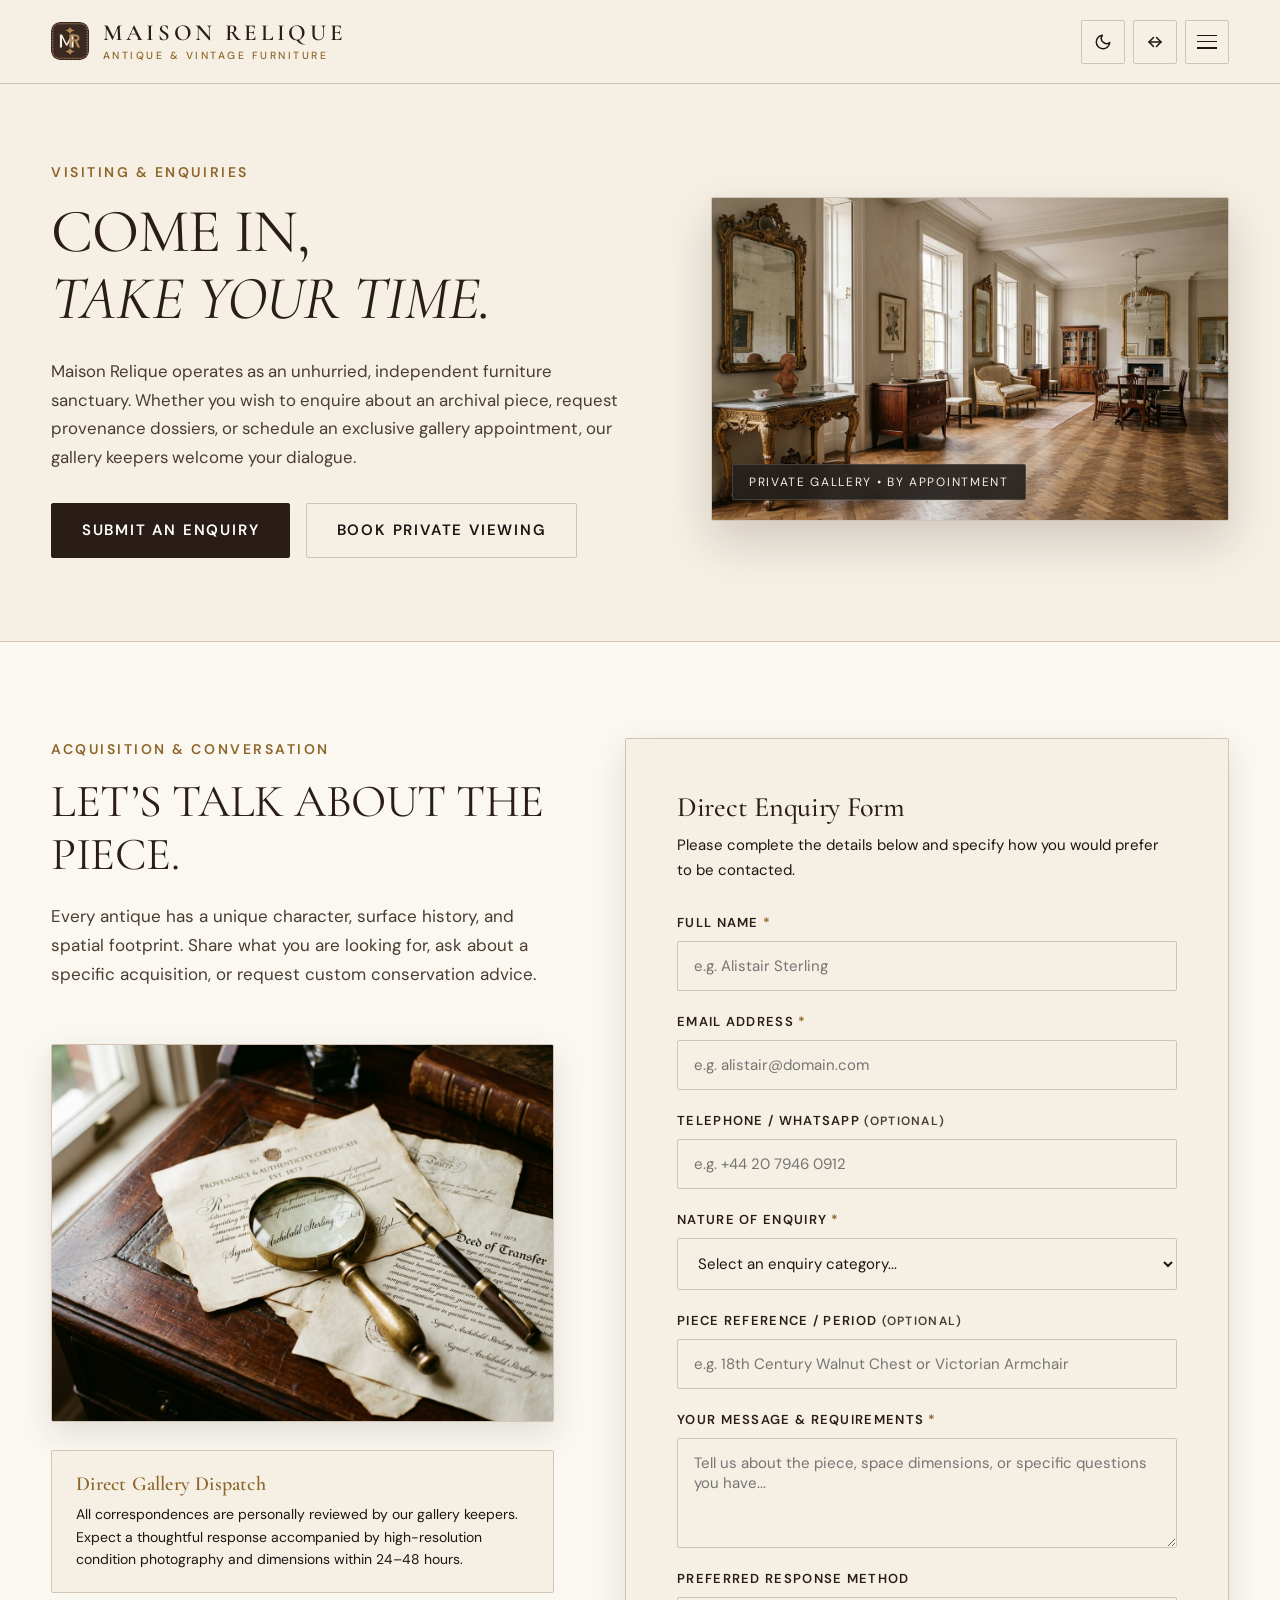
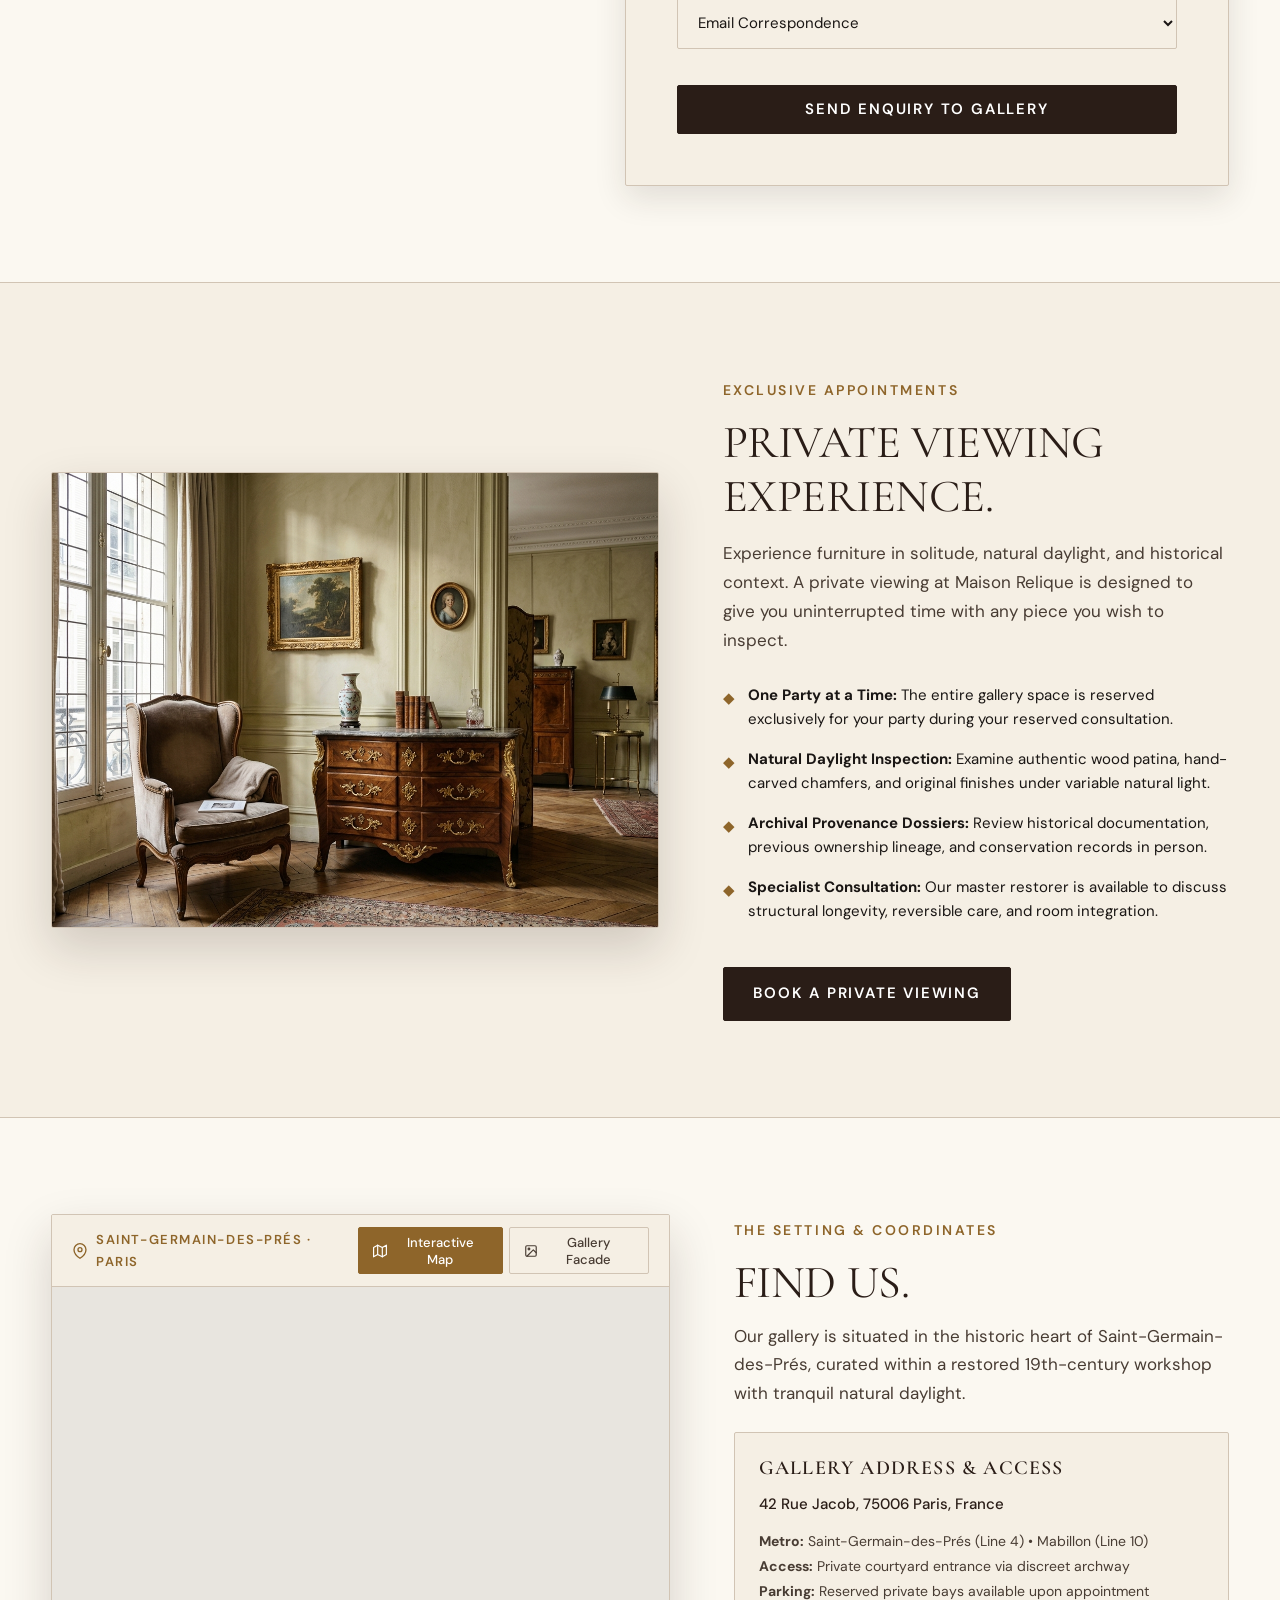
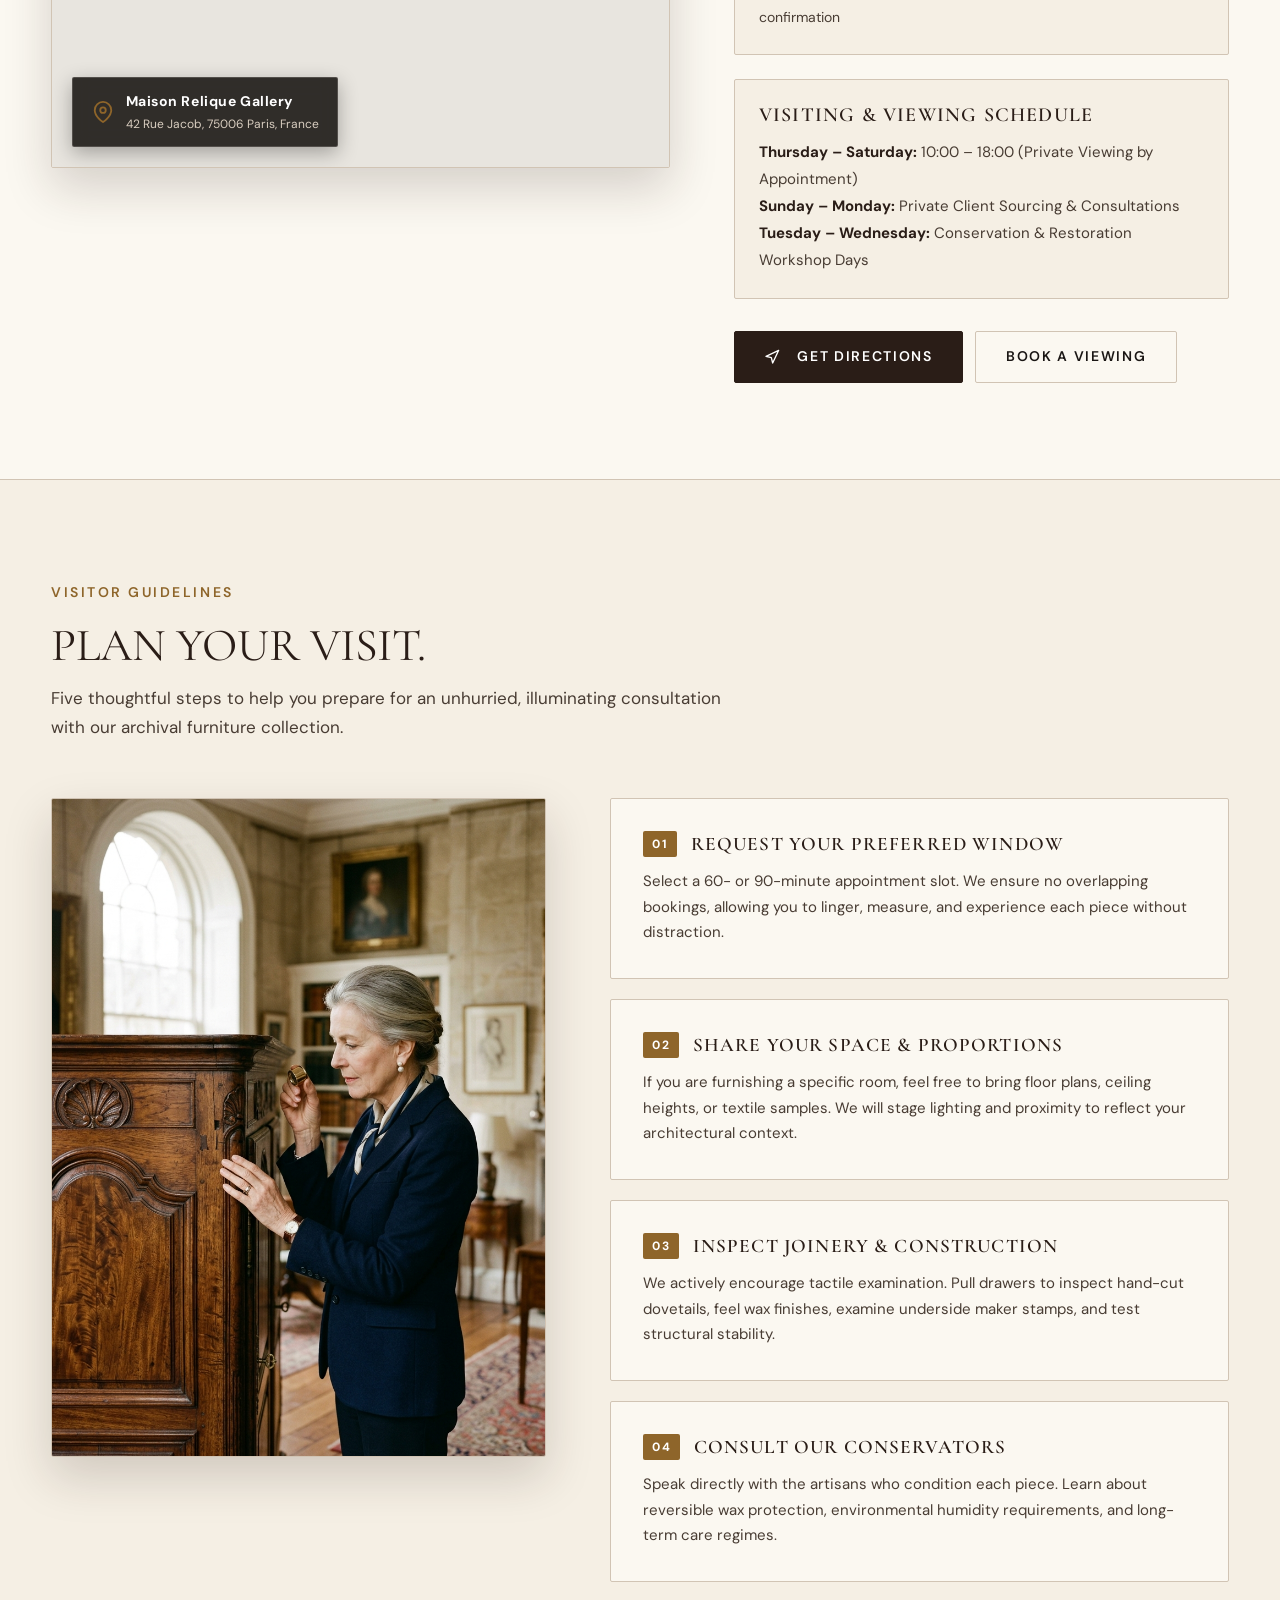
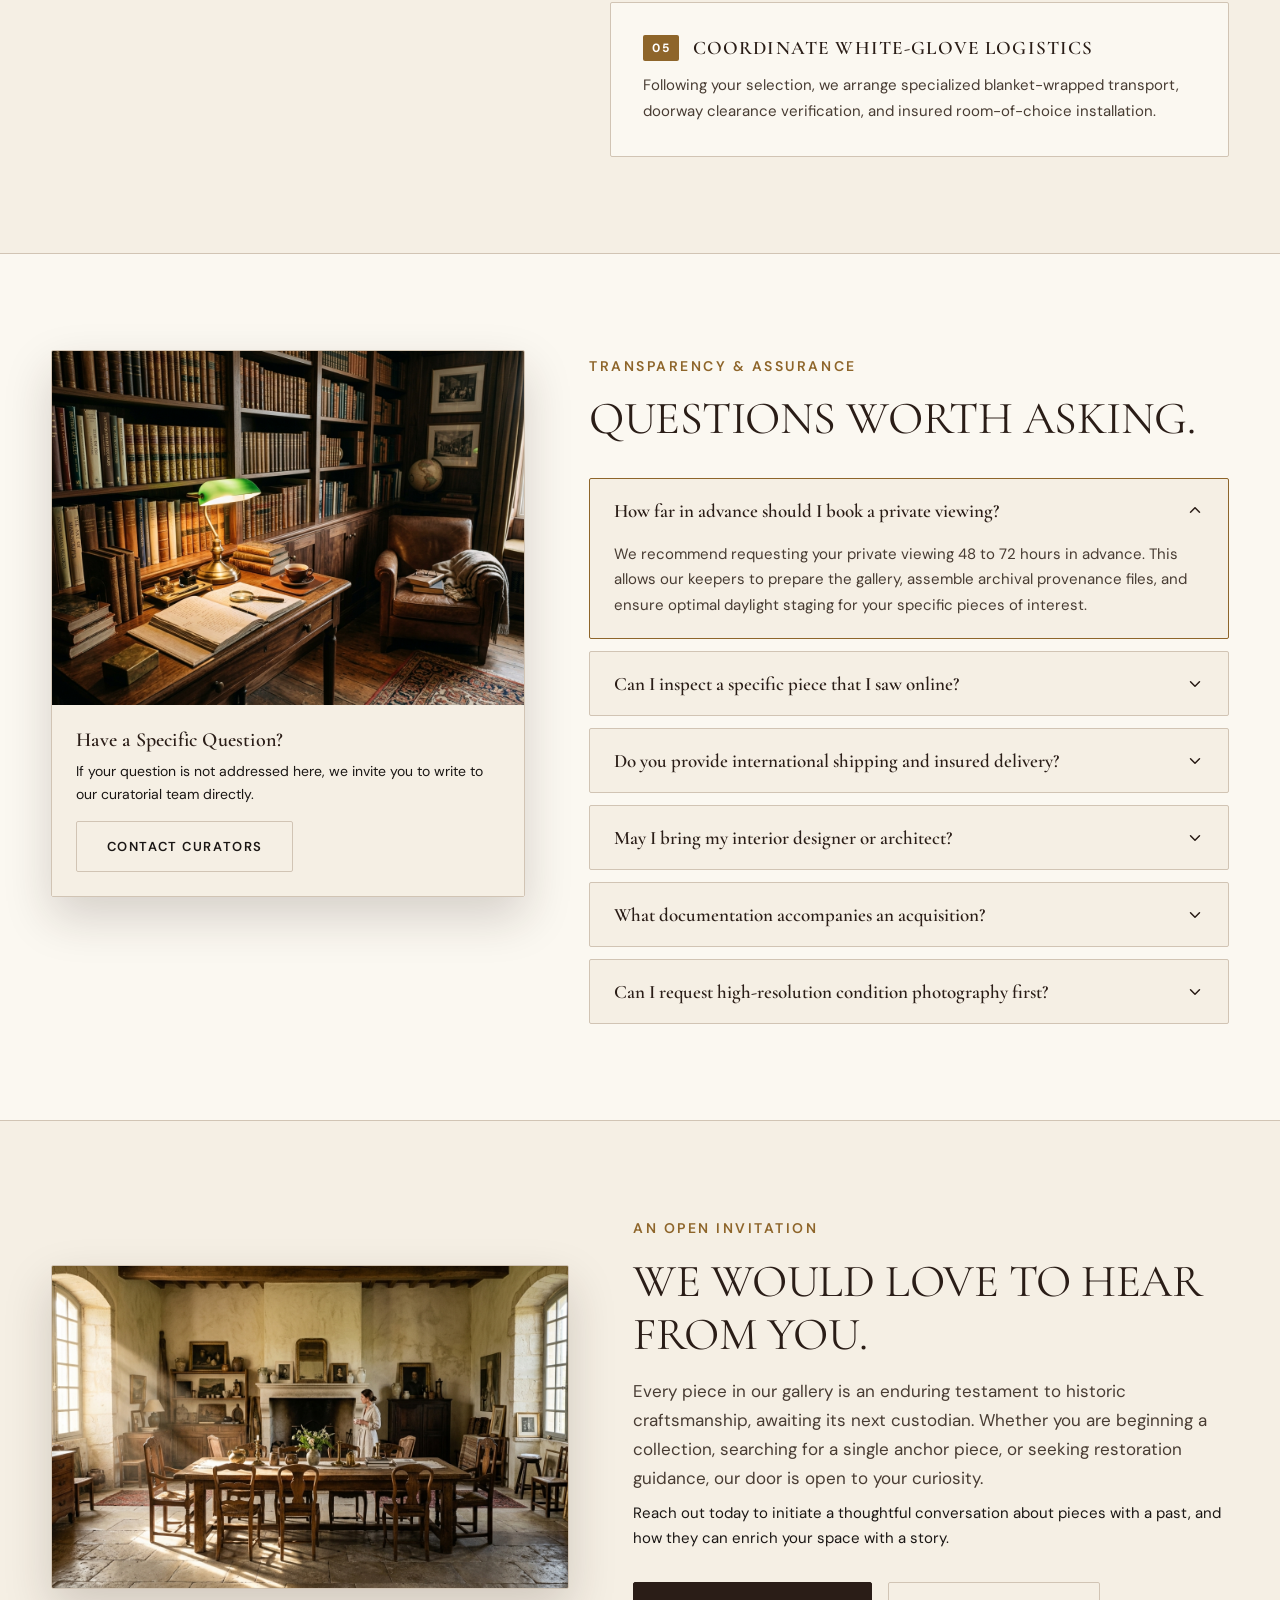
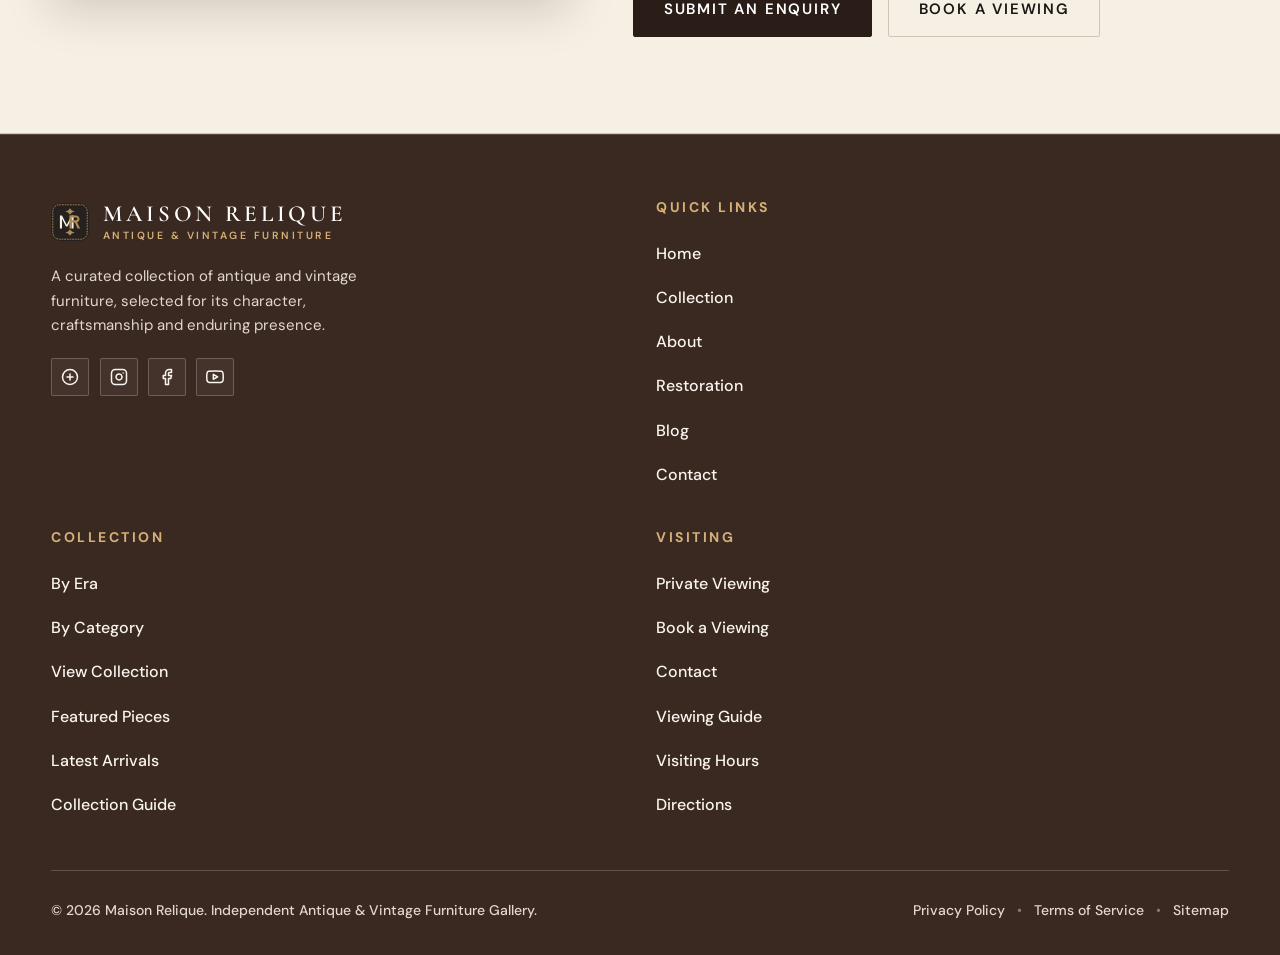
<file: contact.html>
<!DOCTYPE html>
<html lang="en" dir="ltr">
<head>
  <meta charset="UTF-8">
  <meta name="viewport" content="width=device-width, initial-scale=1.0">
  <title>Contact &amp; Private Viewing — MAISON RELIQUE</title>
  <meta name="description" content="Connect with Maison Relique. Schedule a private viewing, submit an acquisition enquiry, or plan your gallery visit to inspect antique and vintage furniture in person.">

  <!-- Favicon -->
  <link rel="icon" type="image/svg+xml" href="assets/icons/favicon.svg">

  <!-- Google Fonts: Cormorant Garamond (Editorial Serif) & DM Sans (Modern Body) -->
  <link rel="preconnect" href="https://fonts.googleapis.com">
  <link rel="preconnect" href="https://fonts.gstatic.com" crossorigin>
  <link href="https://fonts.googleapis.com/css2?family=Cormorant+Garamond:ital,wght@0,300;0,400;0,500;0,600;0,700;1,400;1,600&family=DM+Sans:ital,opsz,wght@0,9..40,300;0,9..40,400;0,9..40,500;0,9..40,600;0,9..40,700;1,9..40,400&display=swap" rel="stylesheet">

  <!-- Main Stylesheet -->
  <link rel="stylesheet" href="assets/css/style.css">
</head>
<body>

  <!-- ============================================================
       GLOBAL NAVBAR (DESKTOP, TABLET & MOBILE)
       ============================================================ -->
  <header class="site-header" id="site-header">
    <div class="container header-inner">
      
      <!-- Brand Logo with MR Monogram -->
      <a href="index.html" class="brand-logo" aria-label="Maison Relique Homepage">
        <span class="brand-monogram" aria-hidden="true">
          <svg class="monogram-svg" width="38" height="38" viewBox="0 0 64 64" fill="none" xmlns="http://www.w3.org/2000/svg">
            <rect width="64" height="64" rx="14" fill="#3A2921" class="monogram-bg"/>
            <rect x="3" y="3" width="58" height="58" rx="11" fill="none" stroke="#B08A57" stroke-width="1.5" stroke-dasharray="3 1.5"/>
            <path d="M32 9 C30 13 26 14 24 14 C26 15 30 16 32 20 C34 16 38 15 40 14 C38 14 34 13 32 9 Z" fill="#B08A57"/>
            <path d="M32 55 C30 51 26 50 24 50 C26 49 30 48 32 44 C34 48 38 49 40 50 C38 50 34 51 32 55 Z" fill="#B08A57"/>
            <g>
              <path d="M15 43 L15 21 L18.5 21 L26.5 36.5 L34.5 21 L38 21 L38 43 L34.5 43 L34.5 26.5 L27.8 39.5 L25.2 39.5 L18.5 26.5 L18.5 43 Z" fill="#F5EFE4"/>
              <path d="M31 43 L31 21 L41.5 21 C45.5 21 48 23.5 48 27 C48 29.5 46.5 31.5 44 32.5 L49 43 L44.8 43 L40.2 33 L34.8 33 L34.8 43 Z M34.8 29.2 L41.2 29.2 C43.2 29.2 44.5 28.2 44.5 26.8 C44.5 25.4 43.2 24.5 41.2 24.5 L34.8 24.5 Z" fill="#B08A57"/>
            </g>
          </svg>
        </span>
        <span class="brand-text-group">
          <span class="brand-title">Maison Relique</span>
          <span class="brand-subtitle">Antique &amp; Vintage Furniture</span>
        </span>
      </a>

      <!-- Desktop Navigation (1281px+) -->
      <nav class="desktop-nav" aria-label="Primary Navigation">
        
        <!-- Home Dropdown -->
        <div class="nav-dropdown-wrapper">
          <button type="button" class="dropdown-toggle nav-link" id="homeDropdownBtn" aria-haspopup="true" aria-expanded="false">
            <span>Home</span>
            <svg class="dropdown-arrow" width="12" height="12" viewBox="0 0 24 24" fill="none" stroke="currentColor" stroke-width="2" stroke-linecap="round" stroke-linejoin="round" aria-hidden="true"><polyline points="6 9 12 15 18 9"></polyline></svg>
          </button>
          <div class="dropdown-menu" role="menu" aria-labelledby="homeDropdownBtn">
            <a href="index.html" class="dropdown-item" role="menuitem">Home 1</a>
            <a href="home2.html" class="dropdown-item" role="menuitem">Home 2</a>
          </div>
        </div>
        
        <!-- Direct Menu Links (Full Navigation) -->
        <a href="our-story.html" class="nav-link">About</a>
        <a href="products.html" class="nav-link">Products</a>
        <a href="journal.html" class="nav-link">Gallery</a>
        <a href="blog.html" class="nav-link">Blog</a>
        <a href="contact.html" class="nav-link active" aria-current="page">Contact</a>
      </nav>

      <!-- Action Controls (Theme, RTL, Login, Hamburger) -->
      <div class="header-actions">
        <!-- Theme Toggle Button -->
        <button type="button" class="icon-btn theme-toggle-btn" aria-label="Toggle Dark / Light Theme" title="Toggle Theme">
          <svg class="icon-moon" width="18" height="18" viewBox="0 0 24 24" fill="none" stroke="currentColor" stroke-width="2" stroke-linecap="round" stroke-linejoin="round" aria-hidden="true"><path d="M21 12.79A9 9 0 1 1 11.21 3 7 7 0 0 0 21 12.79z"></path></svg>
          <svg class="icon-sun" width="18" height="18" viewBox="0 0 24 24" fill="none" stroke="currentColor" stroke-width="2" stroke-linecap="round" stroke-linejoin="round" aria-hidden="true" style="display: none;"><circle cx="12" cy="12" r="5"></circle><line x1="12" y1="1" x2="12" y2="3"></line><line x1="12" y1="21" x2="12" y2="23"></line><line x1="4.22" y1="4.22" x2="5.64" y2="5.64"></line><line x1="18.36" y1="18.36" x2="19.78" y2="19.78"></line><line x1="1" y1="12" x2="3" y2="12"></line><line x1="21" y1="12" x2="23" y2="12"></line><line x1="4.22" y1="19.78" x2="5.64" y2="18.36"></line><line x1="18.36" y1="5.64" x2="19.78" y2="4.22"></line></svg>
        </button>

        <!-- RTL / LTR Toggle Button -->
        <button type="button" class="icon-btn rtl-toggle-btn" aria-label="Toggle Text Direction (RTL/LTR)" title="Toggle Direction">
          <svg width="18" height="18" viewBox="0 0 24 24" fill="none" stroke="currentColor" stroke-width="2" stroke-linecap="round" stroke-linejoin="round" aria-hidden="true"><path d="M4 12h16"></path><path d="M14 6l6 6-6 6"></path><path d="M10 18l-6-6 6-6"></path></svg>
        </button>

        <!-- Client Login Button (1281px+) -->
        <button type="button" class="btn btn-outline nav-login-btn" data-action="open-login-modal">Login</button>

        <!-- Desktop Book a Viewing CTA Button (1281px+) -->
        <a href="contact.html#enquiry" class="btn btn-primary nav-cta-btn">Book a Viewing</a>

        <!-- Hamburger Menu Button -->
        <button type="button" class="hamburger-btn" id="hamburger-btn" aria-label="Toggle Navigation Menu" aria-expanded="false" aria-controls="mobile-drawer">
          <span class="hamburger-icon">
            <span class="hamburger-line"></span>
            <span class="hamburger-line"></span>
            <span class="hamburger-line"></span>
          </span>
        </button>
      </div>

    </div>
  </header>

  <!-- ============================================================
       MOBILE & TABLET DRAWER NAVIGATION (USER GLOBAL RULE)
       ============================================================ -->
  <div class="drawer-backdrop" id="drawer-backdrop" aria-hidden="true"></div>

  <nav class="mobile-drawer" id="mobile-drawer" aria-label="Mobile and Tablet Navigation">
    <div class="drawer-header">
      <a href="index.html" class="brand-logo" aria-label="Maison Relique">
        <span class="brand-monogram" aria-hidden="true">
          <svg class="monogram-svg" width="32" height="32" viewBox="0 0 64 64" fill="none" xmlns="http://www.w3.org/2000/svg">
            <rect width="64" height="64" rx="14" fill="#3A2921" class="monogram-bg"/>
            <rect x="3" y="3" width="58" height="58" rx="11" fill="none" stroke="#B08A57" stroke-width="1.5" stroke-dasharray="3 1.5"/>
            <g>
              <path d="M15 43 L15 21 L18.5 21 L26.5 36.5 L34.5 21 L38 21 L38 43 L34.5 43 L34.5 26.5 L27.8 39.5 L25.2 39.5 L18.5 26.5 L18.5 43 Z" fill="#F5EFE4"/>
              <path d="M31 43 L31 21 L41.5 21 C45.5 21 48 23.5 48 27 C48 29.5 46.5 31.5 44 32.5 L49 43 L44.8 43 L40.2 33 L34.8 33 L34.8 43 Z M34.8 29.2 L41.2 29.2 C43.2 29.2 44.5 28.2 44.5 26.8 C44.5 25.4 43.2 24.5 41.2 24.5 L34.8 24.5 Z" fill="#B08A57"/>
            </g>
          </svg>
        </span>
        <span class="brand-text-group">
          <span class="brand-title">Maison Relique</span>
          <span class="brand-subtitle">Antique &amp; Vintage Furniture</span>
        </span>
      </a>
      <button type="button" class="icon-btn" id="drawer-close-btn" aria-label="Close navigation menu">
        <svg width="20" height="20" viewBox="0 0 24 24" fill="none" stroke="currentColor" stroke-width="2" stroke-linecap="round" stroke-linejoin="round" aria-hidden="true"><line x1="18" y1="6" x2="6" y2="18"></line><line x1="6" y1="6" x2="18" y2="18"></line></svg>
      </button>
    </div>

    <div class="drawer-body">
      <ul class="drawer-nav-list">
        <!-- Home Submenu -->
        <li class="drawer-nav-item">
          <button type="button" class="drawer-nav-link drawer-submenu-toggle" aria-expanded="false">
            <span>Home</span>
            <svg width="14" height="14" viewBox="0 0 24 24" fill="none" stroke="currentColor" stroke-width="2" stroke-linecap="round" stroke-linejoin="round" aria-hidden="true"><polyline points="6 9 12 15 18 9"></polyline></svg>
          </button>
          <div class="drawer-submenu">
            <a href="index.html" class="drawer-sublink">Home 1</a>
            <a href="home2.html" class="drawer-sublink">Home 2</a>
          </div>
        </li>

        <li class="drawer-nav-item">
          <a href="our-story.html" class="drawer-nav-link">About</a>
        </li>
        <li class="drawer-nav-item">
          <a href="products.html" class="drawer-nav-link">Products</a>
        </li>
        <li class="drawer-nav-item">
          <a href="collection.html#category-index" class="drawer-nav-link">Categories</a>
        </li>
        <li class="drawer-nav-item">
          <a href="collection.html#era-index" class="drawer-nav-link">Brands &amp; Eras</a>
        </li>
        <li class="drawer-nav-item">
          <a href="products.html#selection" class="drawer-nav-link">Deals &amp; Curated</a>
        </li>
        <li class="drawer-nav-item">
          <a href="products.html#between" class="drawer-nav-link">Accessories &amp; Accent Pieces</a>
        </li>
        <li class="drawer-nav-item">
          <a href="journal.html" class="drawer-nav-link">Gallery</a>
        </li>
        <li class="drawer-nav-item">
          <a href="blog.html" class="drawer-nav-link">Blog</a>
        </li>
        <li class="drawer-nav-item">
          <a href="contact.html" class="drawer-nav-link active" aria-current="page">Contact</a>
        </li>
      </ul>

      <!-- Controls in Drawer -->
      <div class="drawer-controls">
        <button type="button" class="drawer-control-btn theme-toggle-btn" aria-label="Toggle Dark / Light Theme">
          <svg class="icon-moon" width="16" height="16" viewBox="0 0 24 24" fill="none" stroke="currentColor" stroke-width="2" stroke-linecap="round" stroke-linejoin="round" aria-hidden="true"><path d="M21 12.79A9 9 0 1 1 11.21 3 7 7 0 0 0 21 12.79z"></path></svg>
          <svg class="icon-sun" width="16" height="16" viewBox="0 0 24 24" fill="none" stroke="currentColor" stroke-width="2" stroke-linecap="round" stroke-linejoin="round" aria-hidden="true" style="display: none;"><circle cx="12" cy="12" r="5"></circle><line x1="12" y1="1" x2="12" y2="3"></line><line x1="12" y1="21" x2="12" y2="23"></line><line x1="4.22" y1="4.22" x2="5.64" y2="5.64"></line><line x1="18.36" y1="18.36" x2="19.78" y2="19.78"></line><line x1="1" y1="12" x2="3" y2="12"></line><line x1="21" y1="12" x2="23" y2="12"></line><line x1="4.22" y1="19.78" x2="5.64" y2="18.36"></line><line x1="18.36" y1="5.64" x2="19.78" y2="4.22"></line></svg>
          <span class="theme-btn-label">Dark Mode</span>
        </button>

        <button type="button" class="drawer-control-btn rtl-toggle-btn" aria-label="Toggle Direction">
          <svg width="16" height="16" viewBox="0 0 24 24" fill="none" stroke="currentColor" stroke-width="2" stroke-linecap="round" stroke-linejoin="round" aria-hidden="true"><path d="M4 12h16"></path><path d="M14 6l6 6-6 6"></path><path d="M10 18l-6-6 6-6"></path></svg>
          <span class="rtl-btn-label">RTL View</span>
        </button>
      </div>

      <!-- Drawer CTAs (User Global Rule: Login Button) -->
      <div class="drawer-actions">
        <button type="button" class="btn btn-outline nav-login-btn" data-action="open-login-modal" style="width: 100%; justify-content: center;">Client Login</button>
        <a href="contact.html#enquiry" class="btn btn-primary" style="width: 100%; justify-content: center;">Book a Viewing</a>
      </div>
    </div>
  </nav>

  <main id="main-content">

    <!-- ============================================================
         SECTION 1 — COME IN, TAKE YOUR TIME (HERO / INVITATION)
         ============================================================ -->
    <section class="contact-hero-section" id="contact-hero">
      <div class="container">
        <div class="contact-hero-grid">
          
          <div class="contact-hero-content">
            <span class="eyebrow">Visiting &amp; Enquiries</span>
            <h1 class="heading-xl contact-hero-title">
              <span>Come In,</span><br>
              <span class="editorial-italic">Take Your Time.</span>
            </h1>
            <p class="contact-hero-desc">
              Maison Relique operates as an unhurried, independent furniture sanctuary. Whether you wish to enquire about an archival piece, request provenance dossiers, or schedule an exclusive gallery appointment, our gallery keepers welcome your dialogue.
            </p>
            <div class="hero-ctas">
              <a href="#enquiry" class="btn btn-primary">Submit an Enquiry</a>
              <a href="#enquiry" class="btn btn-secondary">Book Private Viewing</a>
            </div>
          </div>

          <div class="contact-hero-media">
            <img src="assets/images/contact/contact-hero.jpg" alt="Maison Relique unhurried private gallery interior" width="800" height="500" loading="eager">
            <span class="contact-hero-badge">Private Gallery &bull; By Appointment</span>
          </div>

        </div>
      </div>
    </section>

    <!-- ============================================================
         SECTION 2 — LET'S TALK ABOUT THE PIECE (MAIN ENQUIRY FORM)
         ============================================================ -->
    <section class="contact-enquiry-section section-padding" id="enquiry">
      <div class="container">
        <div class="contact-enquiry-grid">
          
          <!-- Supporting Column with Editorial Visual -->
          <div class="enquiry-info-column">
            <span class="eyebrow">Acquisition &amp; Conversation</span>
            <h2 class="heading-lg" style="margin-bottom: 1.25rem;">Let&rsquo;s Talk About the Piece.</h2>
            <p class="body-lead" style="margin-bottom: 1.5rem;">
              Every antique has a unique character, surface history, and spatial footprint. Share what you are looking for, ask about a specific acquisition, or request custom conservation advice.
            </p>

            <div class="enquiry-visual-frame">
              <img src="assets/images/contact/enquiry.jpg" alt="Gallery keeper reviewing provenance records for an antique piece" width="600" height="450" loading="lazy">
            </div>

            <div class="enquiry-dispatch-note">
              <h4 class="heading-sm" style="color: var(--color-secondary); margin-bottom: 0.45rem;">Direct Gallery Dispatch</h4>
              <p class="text-muted" style="font-size: 0.875rem; line-height: 1.6; margin: 0;">
                All correspondences are personally reviewed by our gallery keepers. Expect a thoughtful response accompanied by high-resolution condition photography and dimensions within 24–48 hours.
              </p>
            </div>
          </div>

          <!-- Main Accessible Enquiry Form -->
          <div class="enquiry-form-card">
            <h3 class="heading-md" style="margin-bottom: 0.5rem;">Direct Enquiry Form</h3>
            <p class="text-muted" style="font-size: 0.9375rem; margin-bottom: 1.75rem;">
              Please complete the details below and specify how you would prefer to be contacted.
            </p>

            <form id="contact-enquiry-form" novalidate>
              
              <div class="enquiry-form-group">
                <label for="contact-name">Full Name <span style="color: var(--color-secondary); font-weight: bold;">*</span></label>
                <input type="text" id="contact-name" name="name" class="form-input" placeholder="e.g. Alistair Sterling" required>
                <span class="form-error-msg" id="name-error">Please enter your full name.</span>
              </div>

              <div class="enquiry-form-group">
                <label for="contact-email">Email Address <span style="color: var(--color-secondary); font-weight: bold;">*</span></label>
                <input type="email" id="contact-email" name="email" class="form-input" placeholder="e.g. alistair@domain.com" required>
                <span class="form-error-msg" id="email-error">Please enter a valid email address.</span>
              </div>

              <div class="enquiry-form-group">
                <label for="contact-phone">Telephone / WhatsApp <span class="form-hint">(Optional)</span></label>
                <input type="tel" id="contact-phone" name="phone" class="form-input" placeholder="e.g. +44 20 7946 0912">
              </div>

              <div class="enquiry-form-group">
                <label for="contact-type">Nature of Enquiry <span style="color: var(--color-secondary); font-weight: bold;">*</span></label>
                <select id="contact-type" name="enquiry_type" class="form-select" required>
                  <option value="" disabled selected>Select an enquiry category...</option>
                  <option value="collection">Collection Enquiry</option>
                  <option value="viewing">Private Viewing</option>
                  <option value="restoration">Restoration Consultation</option>
                  <option value="general">General Enquiry</option>
                  <option value="sourcing">Bespoke Archival Sourcing</option>
                  <option value="interior">Interior Placement &amp; Trade Enquiry</option>
                </select>
                <span class="form-error-msg" id="type-error">Please select an enquiry category.</span>
              </div>

              <div class="enquiry-form-group">
                <label for="contact-piece">Piece Reference / Period <span class="form-hint">(Optional)</span></label>
                <input type="text" id="contact-piece" name="piece_ref" class="form-input" placeholder="e.g. 18th Century Walnut Chest or Victorian Armchair">
              </div>

              <div class="enquiry-form-group">
                <label for="contact-message">Your Message &amp; Requirements <span style="color: var(--color-secondary); font-weight: bold;">*</span></label>
                <textarea id="contact-message" name="message" class="form-textarea" rows="4" placeholder="Tell us about the piece, space dimensions, or specific questions you have..." required></textarea>
                <span class="form-error-msg" id="message-error">Please provide details regarding your enquiry.</span>
              </div>

              <div class="enquiry-form-group">
                <label for="contact-preference">Preferred Response Method</label>
                <select id="contact-preference" name="preference" class="form-select">
                  <option value="email">Email Correspondence</option>
                  <option value="phone">Telephone Call</option>
                  <option value="whatsapp">WhatsApp Message</option>
                </select>
              </div>

              <button type="submit" class="btn btn-primary" style="width: 100%; margin-top: 1rem;" id="enquiry-submit-btn">
                Send Enquiry to Gallery
              </button>
            </form>

            <div class="form-confirmation-box" id="enquiry-confirmation">
              <div style="color: var(--color-secondary); margin-bottom: 1rem;">
                <svg width="48" height="48" viewBox="0 0 24 24" fill="none" stroke="currentColor" stroke-width="2" stroke-linecap="round" stroke-linejoin="round" style="margin: 0 auto;" aria-hidden="true"><path d="M22 11.08V12a10 10 0 1 1-5.93-9.14"></path><polyline points="22 4 12 14.01 9 11.01"></polyline></svg>
              </div>
              <h4 class="heading-md" style="margin-bottom: 0.5rem;">Enquiry Prepared</h4>
              <p class="body-lead" style="font-size: 0.9375rem; color: var(--text-muted); margin-bottom: 1rem;">
                Your enquiry has been prepared. Please connect the form to your preferred email or backend service to enable submission.
              </p>
              <button type="button" class="btn btn-outline" id="enquiry-reset-btn" style="font-size: 0.8125rem;">Send Another Enquiry</button>
            </div>

          </div>

        </div>
      </div>
    </section>

    <!-- ============================================================
         SECTION 3 — PRIVATE VIEWING (VISITING EXPERIENCE)
         ============================================================ -->
    <section class="contact-viewing-section section-padding" id="private-viewing">
      <div class="container">
        <div class="viewing-invitation-layout">
          
          <div class="viewing-media-frame">
            <img src="assets/images/contact/private-viewing.jpg" alt="Solitary private viewing room with focused natural daylight on walnut furniture" width="700" height="525" loading="lazy">
          </div>

          <div class="viewing-info-panel">
            <span class="eyebrow">Exclusive Appointments</span>
            <h2 class="heading-lg">Private Viewing Experience.</h2>
            <p class="body-lead" style="margin-top: 1rem;">
              Experience furniture in solitude, natural daylight, and historical context. A private viewing at Maison Relique is designed to give you uninterrupted time with any piece you wish to inspect.
            </p>

            <ul class="viewing-points-list">
              <li class="viewing-point-item">
                <span class="viewing-point-icon" aria-hidden="true">&#9670;</span>
                <div>
                  <strong>One Party at a Time:</strong>
                  The entire gallery space is reserved exclusively for your party during your reserved consultation.
                </div>
              </li>
              <li class="viewing-point-item">
                <span class="viewing-point-icon" aria-hidden="true">&#9670;</span>
                <div>
                  <strong>Natural Daylight Inspection:</strong>
                  Examine authentic wood patina, hand-carved chamfers, and original finishes under variable natural light.
                </div>
              </li>
              <li class="viewing-point-item">
                <span class="viewing-point-icon" aria-hidden="true">&#9670;</span>
                <div>
                  <strong>Archival Provenance Dossiers:</strong>
                  Review historical documentation, previous ownership lineage, and conservation records in person.
                </div>
              </li>
              <li class="viewing-point-item">
                <span class="viewing-point-icon" aria-hidden="true">&#9670;</span>
                <div>
                  <strong>Specialist Consultation:</strong>
                  Our master restorer is available to discuss structural longevity, reversible care, and room integration.
                </div>
              </li>
            </ul>

            <div style="margin-top: 1rem;">
              <a href="#enquiry" class="btn btn-primary">Book a Private Viewing</a>
            </div>
          </div>

        </div>
      </div>
    </section>

    <!-- ============================================================
         SECTION 4 — FIND US (MAP & LOCATION)
         ============================================================ -->
    <section class="contact-location-section section-padding" id="location">
      <div class="container">
        <div class="location-map-layout">
          
          <!-- Interactive Map & Facade Visual Container -->
          <div class="map-media-wrapper">
            <div class="map-view-header">
              <span class="map-view-label">
                <svg width="16" height="16" viewBox="0 0 24 24" fill="none" stroke="currentColor" stroke-width="2" stroke-linecap="round" stroke-linejoin="round" aria-hidden="true"><path d="M21 10c0 7-9 13-9 13s-9-6-9-13a9 9 0 0 1 18 0z"></path><circle cx="12" cy="10" r="3"></circle></svg>
                <span>Saint-Germain-des-Prés · Paris</span>
              </span>
              <div class="map-view-tabs" role="tablist" aria-label="Location View Selector">
                <button type="button" class="map-view-tab-btn active" data-tab-target="map-live-view" role="tab" aria-selected="true">
                  <svg width="14" height="14" viewBox="0 0 24 24" fill="none" stroke="currentColor" stroke-width="2" stroke-linecap="round" stroke-linejoin="round" aria-hidden="true"><polygon points="1 6 1 22 8 18 16 22 23 18 23 2 16 6 8 2 1 6"></polygon><line x1="8" y1="2" x2="8" y2="18"></line><line x1="16" y1="6" x2="16" y2="22"></line></svg>
                  <span>Interactive Map</span>
                </button>
                <button type="button" class="map-view-tab-btn" data-tab-target="map-photo-view" role="tab" aria-selected="false">
                  <svg width="14" height="14" viewBox="0 0 24 24" fill="none" stroke="currentColor" stroke-width="2" stroke-linecap="round" stroke-linejoin="round" aria-hidden="true"><rect x="3" y="3" width="18" height="18" rx="2" ry="2"></rect><circle cx="8.5" cy="8.5" r="1.5"></circle><polyline points="21 15 16 10 5 21"></polyline></svg>
                  <span>Gallery Facade</span>
                </button>
              </div>
            </div>

            <!-- Pane 1: Visible Live Interactive Google Map Embed (Active by default) -->
            <div class="map-view-pane map-interactive-frame active" id="map-live-view" role="tabpanel">
              <iframe 
                src="https://maps.google.com/maps?q=42%20Rue%20Jacob%2C%2075006%20Paris%2C%20France&t=&z=16&ie=UTF8&iwloc=&output=embed" 
                width="100%" 
                height="480" 
                style="border:0;" 
                allowfullscreen="" 
                loading="lazy" 
                referrerpolicy="no-referrer-when-downgrade"
                title="Maison Relique Gallery Location Map - Saint-Germain-des-Prés, Paris">
              </iframe>
              <div class="map-floating-badge">
                <div class="map-badge-icon" aria-hidden="true">
                  <svg width="22" height="22" viewBox="0 0 24 24" fill="none" stroke="currentColor" stroke-width="2" stroke-linecap="round" stroke-linejoin="round"><path d="M21 10c0 7-9 13-9 13s-9-6-9-13a9 9 0 0 1 18 0z"></path><circle cx="12" cy="10" r="3"></circle></svg>
                </div>
                <div class="map-badge-text">
                  <strong>Maison Relique Gallery</strong>
                  <span>42 Rue Jacob, 75006 Paris, France</span>
                </div>
              </div>
            </div>

            <!-- Pane 2: Editorial Gallery Facade Photo -->
            <div class="map-view-pane map-photo-pane" id="map-photo-view" role="tabpanel">
              <img src="assets/images/contact/location.jpg" alt="Architectural gallery entrance on cobblestone street in Saint-Germain-des-Prés" width="750" height="515" loading="lazy">
              <div class="map-overlay-banner">
                <span class="map-banner-sub">Discreet Sanctuary</span>
                <h3 class="map-banner-title">Maison Relique Gallery Space</h3>
                <p style="margin: 0; font-size: 0.875rem; color: #EDE5D8;">42 Rue Jacob · Cour d'Honneur · Saint-Germain-des-Prés</p>
              </div>
            </div>
          </div>

          <!-- Location Information Details -->
          <div class="location-details-panel">
            <div>
              <span class="eyebrow">The Setting &amp; Coordinates</span>
              <h2 class="heading-lg">Find Us.</h2>
              <p class="body-lead" style="margin-top: 0.75rem;">
                Our gallery is situated in the historic heart of Saint-Germain-des-Prés, curated within a restored 19th-century workshop with tranquil natural daylight.
              </p>
            </div>

            <div class="location-info-card">
              <h4 class="location-card-title">Gallery Address &amp; Access</h4>
              <p style="font-size: 0.9375rem; line-height: 1.65; color: var(--text-heading); font-weight: 500; margin-bottom: 0.75rem;">
                42 Rue Jacob, 75006 Paris, France
              </p>
              <ul style="list-style: none; padding: 0; margin: 0; font-size: 0.875rem; line-height: 1.8; color: var(--text-muted);">
                <li><strong>Metro:</strong> Saint-Germain-des-Prés (Line 4) &bull; Mabillon (Line 10)</li>
                <li><strong>Access:</strong> Private courtyard entrance via discreet archway</li>
                <li><strong>Parking:</strong> Reserved private bays available upon appointment confirmation</li>
              </ul>
            </div>

            <div class="location-info-card">
              <h4 class="location-card-title">Visiting &amp; Viewing Schedule</h4>
              <ul style="list-style: none; padding: 0; margin: 0; font-size: 0.9375rem; line-height: 1.8; color: var(--text-muted);">
                <li><strong style="color: var(--text-heading);">Thursday &ndash; Saturday:</strong> 10:00 &ndash; 18:00 (Private Viewing by Appointment)</li>
                <li><strong style="color: var(--text-heading);">Sunday &ndash; Monday:</strong> Private Client Sourcing &amp; Consultations</li>
                <li><strong style="color: var(--text-heading);">Tuesday &ndash; Wednesday:</strong> Conservation &amp; Restoration Workshop Days</li>
              </ul>
            </div>

            <div class="location-action-row">
              <a href="https://maps.google.com/?q=42+Rue+Jacob+75006+Paris+France" target="_blank" rel="noopener noreferrer" class="btn btn-primary" style="font-size: 0.875rem;">
                <svg width="16" height="16" viewBox="0 0 24 24" fill="none" stroke="currentColor" stroke-width="2" stroke-linecap="round" stroke-linejoin="round" aria-hidden="true" style="margin-right: 0.4rem; display: inline-block; vertical-align: middle;"><polygon points="3 11 22 2 13 21 11 13 3 11"></polygon></svg>
                Get Directions
              </a>
              <a href="#enquiry" class="btn btn-outline" style="font-size: 0.875rem;">Book a Viewing</a>
            </div>
          </div>

        </div>
      </div>
    </section>

    <!-- ============================================================
         SECTION 5 — PLAN YOUR VISIT (VISITING GUIDE)
         ============================================================ -->
    <section class="contact-guide-section section-padding" id="plan-visit">
      <div class="container">
        
        <div style="max-width: 680px; margin-bottom: 3.5rem;">
          <span class="eyebrow">Visitor Guidelines</span>
          <h2 class="heading-lg">Plan Your Visit.</h2>
          <p class="body-lead" style="margin-top: 0.75rem;">
            Five thoughtful steps to help you prepare for an unhurried, illuminating consultation with our archival furniture collection.
          </p>
        </div>

        <div class="visit-guide-layout">
          
          <div class="guide-sticky-frame">
            <img src="assets/images/contact/visit-guide.jpg" alt="Visitor examining grain and joinery of an authentic antique commode" width="600" height="800" loading="lazy">
          </div>

          <div class="guide-steps-list">
            
            <div class="guide-step-card">
              <div class="guide-step-header">
                <span class="guide-step-num">01</span>
                <h3 class="guide-step-title">Request Your Preferred Window</h3>
              </div>
              <p class="guide-step-desc">
                Select a 60- or 90-minute appointment slot. We ensure no overlapping bookings, allowing you to linger, measure, and experience each piece without distraction.
              </p>
            </div>

            <div class="guide-step-card">
              <div class="guide-step-header">
                <span class="guide-step-num">02</span>
                <h3 class="guide-step-title">Share Your Space &amp; Proportions</h3>
              </div>
              <p class="guide-step-desc">
                If you are furnishing a specific room, feel free to bring floor plans, ceiling heights, or textile samples. We will stage lighting and proximity to reflect your architectural context.
              </p>
            </div>

            <div class="guide-step-card">
              <div class="guide-step-header">
                <span class="guide-step-num">03</span>
                <h3 class="guide-step-title">Inspect Joinery &amp; Construction</h3>
              </div>
              <p class="guide-step-desc">
                We actively encourage tactile examination. Pull drawers to inspect hand-cut dovetails, feel wax finishes, examine underside maker stamps, and test structural stability.
              </p>
            </div>

            <div class="guide-step-card">
              <div class="guide-step-header">
                <span class="guide-step-num">04</span>
                <h3 class="guide-step-title">Consult Our Conservators</h3>
              </div>
              <p class="guide-step-desc">
                Speak directly with the artisans who condition each piece. Learn about reversible wax protection, environmental humidity requirements, and long-term care regimes.
              </p>
            </div>

            <div class="guide-step-card">
              <div class="guide-step-header">
                <span class="guide-step-num">05</span>
                <h3 class="guide-step-title">Coordinate White-Glove Logistics</h3>
              </div>
              <p class="guide-step-desc">
                Following your selection, we arrange specialized blanket-wrapped transport, doorway clearance verification, and insured room-of-choice installation.
              </p>
            </div>

          </div>

        </div>
      </div>
    </section>

    <!-- ============================================================
         SECTION 6 — QUESTIONS WORTH ASKING (ACCESSIBLE FAQ ACCORDION)
         ============================================================ -->
    <section class="contact-faq-section section-padding" id="faq">
      <div class="container">
        <div class="faq-layout-grid">
          
          <div class="faq-visual-frame">
            <img src="assets/images/contact/questions.jpg" alt="Refined antique library corner with documents and warm reading lamp" width="600" height="450" loading="lazy">
            <div style="padding: 1.5rem; background-color: var(--bg-page);">
              <h4 class="heading-sm" style="margin-bottom: 0.5rem;">Have a Specific Question?</h4>
              <p class="text-muted" style="font-size: 0.875rem; line-height: 1.6; margin-bottom: 1rem;">
                If your question is not addressed here, we invite you to write to our curatorial team directly.
              </p>
              <a href="#enquiry" class="btn btn-outline" style="font-size: 0.8125rem;">Contact Curators</a>
            </div>
          </div>

          <div>
            <span class="eyebrow">Transparency &amp; Assurance</span>
            <h2 class="heading-lg" style="margin-bottom: 2rem;">Questions Worth Asking.</h2>

            <div class="faq-accordion-group" id="contact-faq-accordion">
              
              <!-- Accordion Item 1 -->
              <div class="faq-accordion-item active">
                <button type="button" class="faq-trigger-btn" aria-expanded="true" aria-controls="faq-ans-1" id="faq-btn-1">
                  <span>How far in advance should I book a private viewing?</span>
                  <svg class="faq-icon" width="18" height="18" viewBox="0 0 24 24" fill="none" stroke="currentColor" stroke-width="2" stroke-linecap="round" stroke-linejoin="round" aria-hidden="true"><polyline points="6 9 12 15 18 9"></polyline></svg>
                </button>
                <div class="faq-content-panel" id="faq-ans-1" role="region" aria-labelledby="faq-btn-1">
                  <p class="faq-answer-text">
                    We recommend requesting your private viewing 48 to 72 hours in advance. This allows our keepers to prepare the gallery, assemble archival provenance files, and ensure optimal daylight staging for your specific pieces of interest.
                  </p>
                </div>
              </div>

              <!-- Accordion Item 2 -->
              <div class="faq-accordion-item">
                <button type="button" class="faq-trigger-btn" aria-expanded="false" aria-controls="faq-ans-2" id="faq-btn-2">
                  <span>Can I inspect a specific piece that I saw online?</span>
                  <svg class="faq-icon" width="18" height="18" viewBox="0 0 24 24" fill="none" stroke="currentColor" stroke-width="2" stroke-linecap="round" stroke-linejoin="round" aria-hidden="true"><polyline points="6 9 12 15 18 9"></polyline></svg>
                </button>
                <div class="faq-content-panel" id="faq-ans-2" role="region" aria-labelledby="faq-btn-2">
                  <p class="faq-answer-text">
                    Yes. When requesting your appointment or filling out an enquiry, mention the piece name or reference code. We will position the piece in our main viewing salon with focused lighting so you can examine its proportions and details closely.
                  </p>
                </div>
              </div>

              <!-- Accordion Item 3 -->
              <div class="faq-accordion-item">
                <button type="button" class="faq-trigger-btn" aria-expanded="false" aria-controls="faq-ans-2" id="faq-btn-3">
                  <span>Do you provide international shipping and insured delivery?</span>
                  <svg class="faq-icon" width="18" height="18" viewBox="0 0 24 24" fill="none" stroke="currentColor" stroke-width="2" stroke-linecap="round" stroke-linejoin="round" aria-hidden="true"><polyline points="6 9 12 15 18 9"></polyline></svg>
                </button>
                <div class="faq-content-panel" id="faq-ans-3" role="region" aria-labelledby="faq-btn-3">
                  <p class="faq-answer-text">
                    Yes. We partner with specialized fine art and antique couriers for domestic white-glove placement and bespoke custom wooden crating for international consignments, fully insured from our gallery floor to your home.
                  </p>
                </div>
              </div>

              <!-- Accordion Item 4 -->
              <div class="faq-accordion-item">
                <button type="button" class="faq-trigger-btn" aria-expanded="false" aria-controls="faq-ans-4" id="faq-btn-4">
                  <span>May I bring my interior designer or architect?</span>
                  <svg class="faq-icon" width="18" height="18" viewBox="0 0 24 24" fill="none" stroke="currentColor" stroke-width="2" stroke-linecap="round" stroke-linejoin="round" aria-hidden="true"><polyline points="6 9 12 15 18 9"></polyline></svg>
                </button>
                <div class="faq-content-panel" id="faq-ans-4" role="region" aria-labelledby="faq-btn-4">
                  <p class="faq-answer-text">
                    Absolutely. We warmly welcome clients accompanied by their designers, architects, or advisors. Our consultation table is equipped with ample surface area to review architectural drawings, fabric swatches, and timber finishes side by side.
                  </p>
                </div>
              </div>

              <!-- Accordion Item 5 -->
              <div class="faq-accordion-item">
                <button type="button" class="faq-trigger-btn" aria-expanded="false" aria-controls="faq-ans-5" id="faq-btn-5">
                  <span>What documentation accompanies an acquisition?</span>
                  <svg class="faq-icon" width="18" height="18" viewBox="0 0 24 24" fill="none" stroke="currentColor" stroke-width="2" stroke-linecap="round" stroke-linejoin="round" aria-hidden="true"><polyline points="6 9 12 15 18 9"></polyline></svg>
                </button>
                <div class="faq-content-panel" id="faq-ans-5" role="region" aria-labelledby="faq-btn-5">
                  <p class="faq-answer-text">
                    Each acquired piece includes a signed Certificate of Authenticity, an archival dossier detailing estimated provenance and period classification, a comprehensive conservation treatment log, and tailored wax care instructions.
                  </p>
                </div>
              </div>

              <!-- Accordion Item 6 -->
              <div class="faq-accordion-item">
                <button type="button" class="faq-trigger-btn" aria-expanded="false" aria-controls="faq-ans-6" id="faq-btn-6">
                  <span>Can I request high-resolution condition photography first?</span>
                  <svg class="faq-icon" width="18" height="18" viewBox="0 0 24 24" fill="none" stroke="currentColor" stroke-width="2" stroke-linecap="round" stroke-linejoin="round" aria-hidden="true"><polyline points="6 9 12 15 18 9"></polyline></svg>
                </button>
                <div class="faq-content-panel" id="faq-ans-6" role="region" aria-labelledby="faq-btn-6">
                  <p class="faq-answer-text">
                    Yes. If you are unable to visit immediately, send an enquiry specifying the piece. We will generate a detailed photographic portfolio capturing corner joints, hardware patina, backboards, and authentic historical wear markings.
                  </p>
                </div>
              </div>

            </div>
          </div>

        </div>
      </div>
    </section>

    <!-- ============================================================
         SECTION 7 — WE WOULD LOVE TO HEAR FROM YOU (CLOSING)
         ============================================================ -->
    <section class="contact-closing-section section-padding" id="closing-connection">
      <div class="container">
        <div class="contact-closing-grid">
          
          <div class="closing-media-wrap">
            <img src="assets/images/contact/contact-closing.jpg" alt="Quiet morning light pouring into Maison Relique furniture studio" width="700" height="440" loading="lazy">
          </div>

          <div class="closing-content-box">
            <span class="eyebrow">An Open Invitation</span>
            <h2 class="heading-lg">We Would Love to Hear from You.</h2>
            <p class="body-lead" style="margin-top: 1rem;">
              Every piece in our gallery is an enduring testament to historic craftsmanship, awaiting its next custodian. Whether you are beginning a collection, searching for a single anchor piece, or seeking restoration guidance, our door is open to your curiosity.
            </p>
            <p class="text-muted" style="margin-top: 0.5rem; font-size: 0.9375rem; line-height: 1.65;">
              Reach out today to initiate a thoughtful conversation about pieces with a past, and how they can enrich your space with a story.
            </p>

            <div class="closing-cta-row">
              <a href="#enquiry" class="btn btn-primary">Submit an Enquiry</a>
              <a href="#enquiry" class="btn btn-outline">Book a Viewing</a>
            </div>
          </div>

        </div>
      </div>
    </section>

  </main>

  <!-- ============================================================
       SECTION 10 — FOOTER (GLOBAL)
       ============================================================ -->
  <footer class="site-footer">
    <div class="container">
      
      <div class="footer-top">
        
        <!-- COLUMN 1 — BRAND -->
        <div class="footer-brand">
          <a href="index.html" class="brand-logo footer-brand-logo" aria-label="Maison Relique Homepage">
            <span class="brand-monogram" aria-hidden="true">
              <svg class="monogram-svg" width="38" height="38" viewBox="0 0 64 64" fill="none" xmlns="http://www.w3.org/2000/svg">
                <rect width="64" height="64" rx="14" fill="#25211E"/>
                <rect x="3" y="3" width="58" height="58" rx="11" fill="none" stroke="#B08A57" stroke-width="1.5" stroke-dasharray="3 1.5"/>
                <path d="M32 9 C30 13 26 14 24 14 C26 15 30 16 32 20 C34 16 38 15 40 14 C38 14 34 13 32 9 Z" fill="#B08A57"/>
                <path d="M32 55 C30 51 26 50 24 50 C26 49 30 48 32 44 C34 48 38 49 40 50 C38 50 34 51 32 55 Z" fill="#B08A57"/>
                <g>
                  <path d="M15 43 L15 21 L18.5 21 L26.5 36.5 L34.5 21 L38 21 L38 43 L34.5 43 L34.5 26.5 L27.8 39.5 L25.2 39.5 L18.5 26.5 L18.5 43 Z" fill="#F5EFE4"/>
                  <path d="M31 43 L31 21 L41.5 21 C45.5 21 48 23.5 48 27 C48 29.5 46.5 31.5 44 32.5 L49 43 L44.8 43 L40.2 33 L34.8 33 L34.8 43 Z M34.8 29.2 L41.2 29.2 C43.2 29.2 44.5 28.2 44.5 26.8 C44.5 25.4 43.2 24.5 41.2 24.5 L34.8 24.5 Z" fill="#B08A57"/>
                </g>
              </svg>
            </span>
            <span class="brand-text-group">
              <span class="brand-title">Maison Relique</span>
              <span class="brand-subtitle">Antique &amp; Vintage Furniture</span>
            </span>
          </a>
          <p class="footer-description">
            A curated collection of antique and vintage furniture, selected for its character, craftsmanship and enduring presence.
          </p>
          <div class="footer-social">
            <a href="https://pinterest.com" class="social-icon-btn" aria-label="Maison Relique on Pinterest" target="_blank" rel="noopener noreferrer">
              <svg width="18" height="18" viewBox="0 0 24 24" fill="none" stroke="currentColor" stroke-width="2" stroke-linecap="round" stroke-linejoin="round" aria-hidden="true"><line x1="12" y1="8" x2="12" y2="16"></line><line x1="8" y1="12" x2="16" y2="12"></line><circle cx="12" cy="12" r="10"></circle></svg>
            </a>
            <a href="https://instagram.com" class="social-icon-btn" aria-label="Maison Relique on Instagram" target="_blank" rel="noopener noreferrer">
              <svg width="18" height="18" viewBox="0 0 24 24" fill="none" stroke="currentColor" stroke-width="2" stroke-linecap="round" stroke-linejoin="round" aria-hidden="true"><rect x="2" y="2" width="20" height="20" rx="5" ry="5"></rect><path d="M16 11.37A4 4 0 1 1 12.63 8 4 4 0 0 1 16 11.37z"></path><line x1="17.5" y1="6.5" x2="17.51" y2="6.5"></line></svg>
            </a>
            <a href="https://facebook.com" class="social-icon-btn" aria-label="Maison Relique on Facebook" target="_blank" rel="noopener noreferrer">
              <svg width="18" height="18" viewBox="0 0 24 24" fill="none" stroke="currentColor" stroke-width="2" stroke-linecap="round" stroke-linejoin="round" aria-hidden="true"><path d="M18 2h-3a5 5 0 0 0-5 5v3H7v4h3v8h4v-8h3l1-4h-4V7a1 1 0 0 1 1-1h3z"></path></svg>
            </a>
            <a href="https://youtube.com" class="social-icon-btn" aria-label="Maison Relique on YouTube" target="_blank" rel="noopener noreferrer">
              <svg width="18" height="18" viewBox="0 0 24 24" fill="none" stroke="currentColor" stroke-width="2" stroke-linecap="round" stroke-linejoin="round" aria-hidden="true"><path d="M22.54 6.42a2.78 2.78 0 0 0-1.94-2C18.88 4 12 4 12 4s-6.88 0-8.6.46a2.78 2.78 0 0 0-1.94 2A29 29 0 0 0 1 11.75a29 29 0 0 0 .46 5.33A2.78 2.78 0 0 0 3.4 19c1.72.46 8.6.46 8.6.46s6.88 0 8.6-.46a2.78 2.78 0 0 0 1.94-2 29 29 0 0 0 .46-5.25 29 29 0 0 0-.46-5.33z"></path><polygon points="9.75 15.02 15.5 11.75 9.75 8.48 9.75 15.02"></polygon></svg>
            </a>
          </div>
        </div>

        <!-- COLUMN 2 — QUICK LINKS -->
        <div class="footer-col">
          <h4 class="footer-col-title">Quick Links</h4>
          <ul class="footer-links">
            <li><a href="index.html" class="footer-link">Home</a></li>
            <li><a href="collection.html" class="footer-link">Collection</a></li>
            <li><a href="our-story.html" class="footer-link">About</a></li>
            <li><a href="restoration.html" class="footer-link">Restoration</a></li>
            <li><a href="blog.html" class="footer-link">Blog</a></li>
            <li><a href="contact.html" class="footer-link active">Contact</a></li>
          </ul>
        </div>

        <!-- COLUMN 3 — COLLECTION -->
        <div class="footer-col">
          <h4 class="footer-col-title">Collection</h4>
          <ul class="footer-links">
            <li><a href="collection.html#era-index" class="footer-link">By Era</a></li>
            <li><a href="collection.html#category-index" class="footer-link">By Category</a></li>
            <li><a href="collection.html" class="footer-link">View Collection</a></li>
            <li><a href="collection.html#selection" class="footer-link">Featured Pieces</a></li>
            <li><a href="collection.html#between" class="footer-link">Latest Arrivals</a></li>
            <li><a href="collection.html#scale-guide" class="footer-link">Collection Guide</a></li>
          </ul>
        </div>

                <!-- COLUMN 4 — VISITING -->
        <div class="footer-col">
          <h4 class="footer-col-title">Visiting</h4>
          <ul class="footer-links">
            <li><a href="#enquiry" class="footer-link">Private Viewing</a></li>
            <li><a href="#enquiry" class="footer-link">Book a Viewing</a></li>
            <li><a href="#contact-hero" class="footer-link">Contact</a></li>
            <li><a href="#plan-visit" class="footer-link">Viewing Guide</a></li>
            <li><a href="#plan-visit" class="footer-link">Visiting Hours</a></li>
            <li><a href="#plan-visit" class="footer-link">Directions</a></li>
          </ul>
        </div>

      </div>

      <!-- Footer Bottom Bar (Only ONE intentional secondary row) -->
      <div class="footer-bottom">
        <p class="footer-copyright">&copy; 2026 Maison Relique. Independent Antique &amp; Vintage Furniture Gallery.</p>
        <div class="footer-legal-links">
          <a href="#site-header" class="legal-link">Privacy Policy</a>
          <span class="legal-separator" aria-hidden="true">&bull;</span>
          <a href="#site-header" class="legal-link">Terms of Service</a>
          <span class="legal-separator" aria-hidden="true">&bull;</span>
          <a href="#site-header" class="legal-link">Sitemap</a>
        </div>
      </div>

    </div>
  </footer>

  <!-- ============================================================
       PRIVATE VIEWING BOOKING MODAL
       ============================================================ -->
  <div class="modal-backdrop" id="modal-backdrop" aria-hidden="true">
    <div class="modal-dialog" id="viewing-modal" role="dialog" aria-modal="true" aria-labelledby="modal-title">
      <div class="modal-header">
        <h3 id="modal-title" class="heading-md">Book a Private Viewing</h3>
        <button type="button" class="icon-btn" id="modal-close-btn" aria-label="Close booking modal">
          <svg width="20" height="20" viewBox="0 0 24 24" fill="none" stroke="currentColor" stroke-width="2" stroke-linecap="round" stroke-linejoin="round" aria-hidden="true"><line x1="18" y1="6" x2="6" y2="18"></line><line x1="6" y1="6" x2="18" y2="18"></line></svg>
        </button>
      </div>

      <div class="modal-body">
        <form id="viewing-booking-form">
          <p class="body-lead" style="margin-bottom: 1.5rem; font-size: 0.9375rem;">
            Experience our curated pieces in a quiet, unhurried gallery setting. Please share your preferences below.
          </p>

          <div class="form-group">
            <label for="viewing-name" class="form-label">Full Name</label>
            <input type="text" id="viewing-name" class="form-input" placeholder="e.g. Eleanor Vance" required>
          </div>

          <div class="form-group">
            <label for="viewing-era" class="form-label">Period or Piece of Interest</label>
            <select id="viewing-era" class="form-select">
              <option value="all">General Collection Viewing</option>
              <option value="georgian">Georgian (1714 – 1837)</option>
              <option value="victorian">Victorian (1837 – 1901)</option>
              <option value="edwardian">Edwardian (1901 – 1910)</option>
              <option value="art-deco">Art Deco (1920 – 1939)</option>
              <option value="mid-century">Mid-Century (1945 – 1970)</option>
              <option value="restoration">Restoration Consultation</option>
            </select>
          </div>

          <div class="form-group">
            <label for="viewing-notes" class="form-label">Viewing Notes &amp; Preferred Time</label>
            <textarea id="viewing-notes" class="form-textarea" rows="3" placeholder="Tell us if there is a specific piece you wish to inspect..."></textarea>
          </div>

          <button type="submit" class="btn btn-primary" style="width: 100%; margin-top: 0.5rem;">Request Appointment</button>
        </form>

        <div id="modal-success-state" style="display: none; text-align: center; padding: 2rem 1rem;">
          <div style="color: var(--color-secondary); margin-bottom: 1rem;">
            <svg width="48" height="48" viewBox="0 0 24 24" fill="none" stroke="currentColor" stroke-width="2" stroke-linecap="round" stroke-linejoin="round" style="margin: 0 auto;" aria-hidden="true"><path d="M22 11.08V12a10 10 0 1 1-5.93-9.14"></path><polyline points="22 4 12 14.01 9 11.01"></polyline></svg>
          </div>
          <h4 class="heading-md" style="margin-bottom: 0.5rem;">Viewing Request Received</h4>
          <p class="body-lead" style="font-size: 0.9375rem;">
            Thank you. We will prepare the gallery space for your visit and confirm your appointment shortly.
          </p>
        </div>
      </div>
    </div>
  </div>

  <!-- ============================================================
       CLIENT LOGIN / ACCOUNT MODAL (GLOBAL USER RULE)
       ============================================================ -->
  <div class="modal-backdrop" id="login-modal-backdrop" aria-hidden="true">
    <div class="modal-dialog" id="login-modal" role="dialog" aria-modal="true" aria-labelledby="login-modal-title">
      <div class="modal-header">
        <h3 id="login-modal-title" class="heading-md">Client Sign In</h3>
        <button type="button" class="icon-btn" id="login-modal-close-btn" aria-label="Close login modal">
          <svg width="20" height="20" viewBox="0 0 24 24" fill="none" stroke="currentColor" stroke-width="2" stroke-linecap="round" stroke-linejoin="round" aria-hidden="true"><line x1="18" y1="6" x2="6" y2="18"></line><line x1="6" y1="6" x2="18" y2="18"></line></svg>
        </button>
      </div>

      <div class="modal-body">
        <form id="login-form">
          <p class="body-lead" style="margin-bottom: 1.5rem; font-size: 0.9375rem;">
            Welcome back to Maison Relique. Access your saved pieces, curated collection notes, and private viewing history.
          </p>

          <div class="form-group">
            <label for="login-email" class="form-label">Email Address</label>
            <input type="email" id="login-email" class="form-input" placeholder="e.g. collector@maisonrelique.com" required autocomplete="email">
          </div>

          <div class="form-group">
            <div style="display: flex; justify-content: space-between; align-items: center; margin-bottom: 0.4rem;">
              <label for="login-password" class="form-label" style="margin-bottom: 0;">Password</label>
              <a href="#" class="form-helper-link" style="font-size: 0.8125rem; color: var(--color-secondary);">Forgot password?</a>
            </div>
            <input type="password" id="login-password" class="form-input" placeholder="••••••••" required autocomplete="current-password">
          </div>

          <div class="form-group" style="display: flex; align-items: center; gap: 0.5rem; margin-top: 0.5rem;">
            <input type="checkbox" id="login-remember" style="accent-color: var(--color-secondary); width: 16px; height: 16px; cursor: pointer;">
            <label for="login-remember" style="font-size: 0.875rem; color: var(--text-muted); cursor: pointer; user-select: none;">Remember this device</label>
          </div>

          <button type="submit" class="btn btn-primary" style="width: 100%; margin-top: 1rem;">Sign In to Account</button>

          <div style="text-align: center; margin-top: 1.25rem; padding-top: 1rem; border-top: 1px dashed var(--border-color); font-size: 0.875rem; color: var(--text-muted);">
            New collector? <a href="#enquiry" style="color: var(--color-secondary); font-weight: 600;">Request Private Client Access</a>
          </div>
        </form>

        <div id="login-success-state" style="display: none; text-align: center; padding: 2rem 1rem;">
          <div style="color: var(--color-secondary); margin-bottom: 1rem;">
            <svg width="48" height="48" viewBox="0 0 24 24" fill="none" stroke="currentColor" stroke-width="2" stroke-linecap="round" stroke-linejoin="round" style="margin: 0 auto;" aria-hidden="true"><path d="M22 11.08V12a10 10 0 1 1-5.93-9.14"></path><polyline points="22 4 12 14.01 9 11.01"></polyline></svg>
          </div>
          <h4 class="heading-md" style="margin-bottom: 0.5rem;">Welcome to Maison Relique</h4>
          <p class="body-lead" style="font-size: 0.9375rem;">
            You are signed in as a private client. Your preferences and viewing requests are active.
          </p>
        </div>
      </div>
    </div>
  </div>

  <!-- Main JavaScript File -->
  <script src="assets/js/main.js"></script>

  <!-- Contact Page Interactive Form & Accordion Script -->
  <script>
    document.addEventListener('DOMContentLoaded', function () {
      // 1. FAQ Accordion Interaction
      const faqItems = document.querySelectorAll('.faq-accordion-item');
      faqItems.forEach(item => {
        const trigger = item.querySelector('.faq-trigger-btn');
        if (!trigger) return;

        trigger.addEventListener('click', function () {
          const isActive = item.classList.contains('active');
          
          // Close all others
          faqItems.forEach(other => {
            other.classList.remove('active');
            const otherBtn = other.querySelector('.faq-trigger-btn');
            if (otherBtn) otherBtn.setAttribute('aria-expanded', 'false');
          });

          // Toggle current
          if (!isActive) {
            item.classList.add('active');
            trigger.setAttribute('aria-expanded', 'true');
          }
        });
      });

      // 2. Enquiry Form Validation & Confirmation
      const enquiryForm = document.getElementById('contact-enquiry-form');
      const confirmationBox = document.getElementById('enquiry-confirmation');
      const resetBtn = document.getElementById('enquiry-reset-btn');

      if (enquiryForm && confirmationBox) {
        enquiryForm.addEventListener('submit', function (e) {
          e.preventDefault();

          let isValid = true;
          const nameInput = document.getElementById('contact-name');
          const emailInput = document.getElementById('contact-email');
          const typeSelect = document.getElementById('contact-type');
          const msgInput = document.getElementById('contact-message');

          const nameError = document.getElementById('name-error');
          const emailError = document.getElementById('email-error');
          const typeError = document.getElementById('type-error');
          const msgError = document.getElementById('message-error');

          // Reset errors
          [nameError, emailError, typeError, msgError].forEach(err => {
            if (err) err.style.display = 'none';
          });

          if (!nameInput.value.trim()) {
            if (nameError) nameError.style.display = 'block';
            isValid = false;
          }

          const emailRegex = /^[^\s@]+@[^\s@]+\.[^\s@]+$/;
          if (!emailInput.value.trim() || !emailRegex.test(emailInput.value.trim())) {
            if (emailError) emailError.style.display = 'block';
            isValid = false;
          }

          if (!typeSelect.value) {
            if (typeError) typeError.style.display = 'block';
            isValid = false;
          }

          if (!msgInput.value.trim()) {
            if (msgError) msgError.style.display = 'block';
            isValid = false;
          }

          if (isValid) {
            enquiryForm.style.display = 'none';
            confirmationBox.style.display = 'block';
          }
        });

        if (resetBtn) {
          resetBtn.addEventListener('click', function () {
            enquiryForm.reset();
            enquiryForm.style.display = 'block';
            confirmationBox.style.display = 'none';
          });
        }
      }

      // 3. Map View / Gallery Photo Tab Switcher
      const mapTabBtns = document.querySelectorAll('.map-view-tab-btn');
      const mapPanes = document.querySelectorAll('.map-view-pane');

      mapTabBtns.forEach(btn => {
        btn.addEventListener('click', function () {
          const targetId = this.getAttribute('data-tab-target');
          if (!targetId) return;

          mapTabBtns.forEach(b => {
            b.classList.remove('active');
            b.setAttribute('aria-selected', 'false');
          });
          mapPanes.forEach(p => p.classList.remove('active'));

          this.classList.add('active');
          this.setAttribute('aria-selected', 'true');

          const targetPane = document.getElementById(targetId);
          if (targetPane) {
            targetPane.classList.add('active');
          }
        });
      });
    });
  </script>
</body>
</html>
</file>
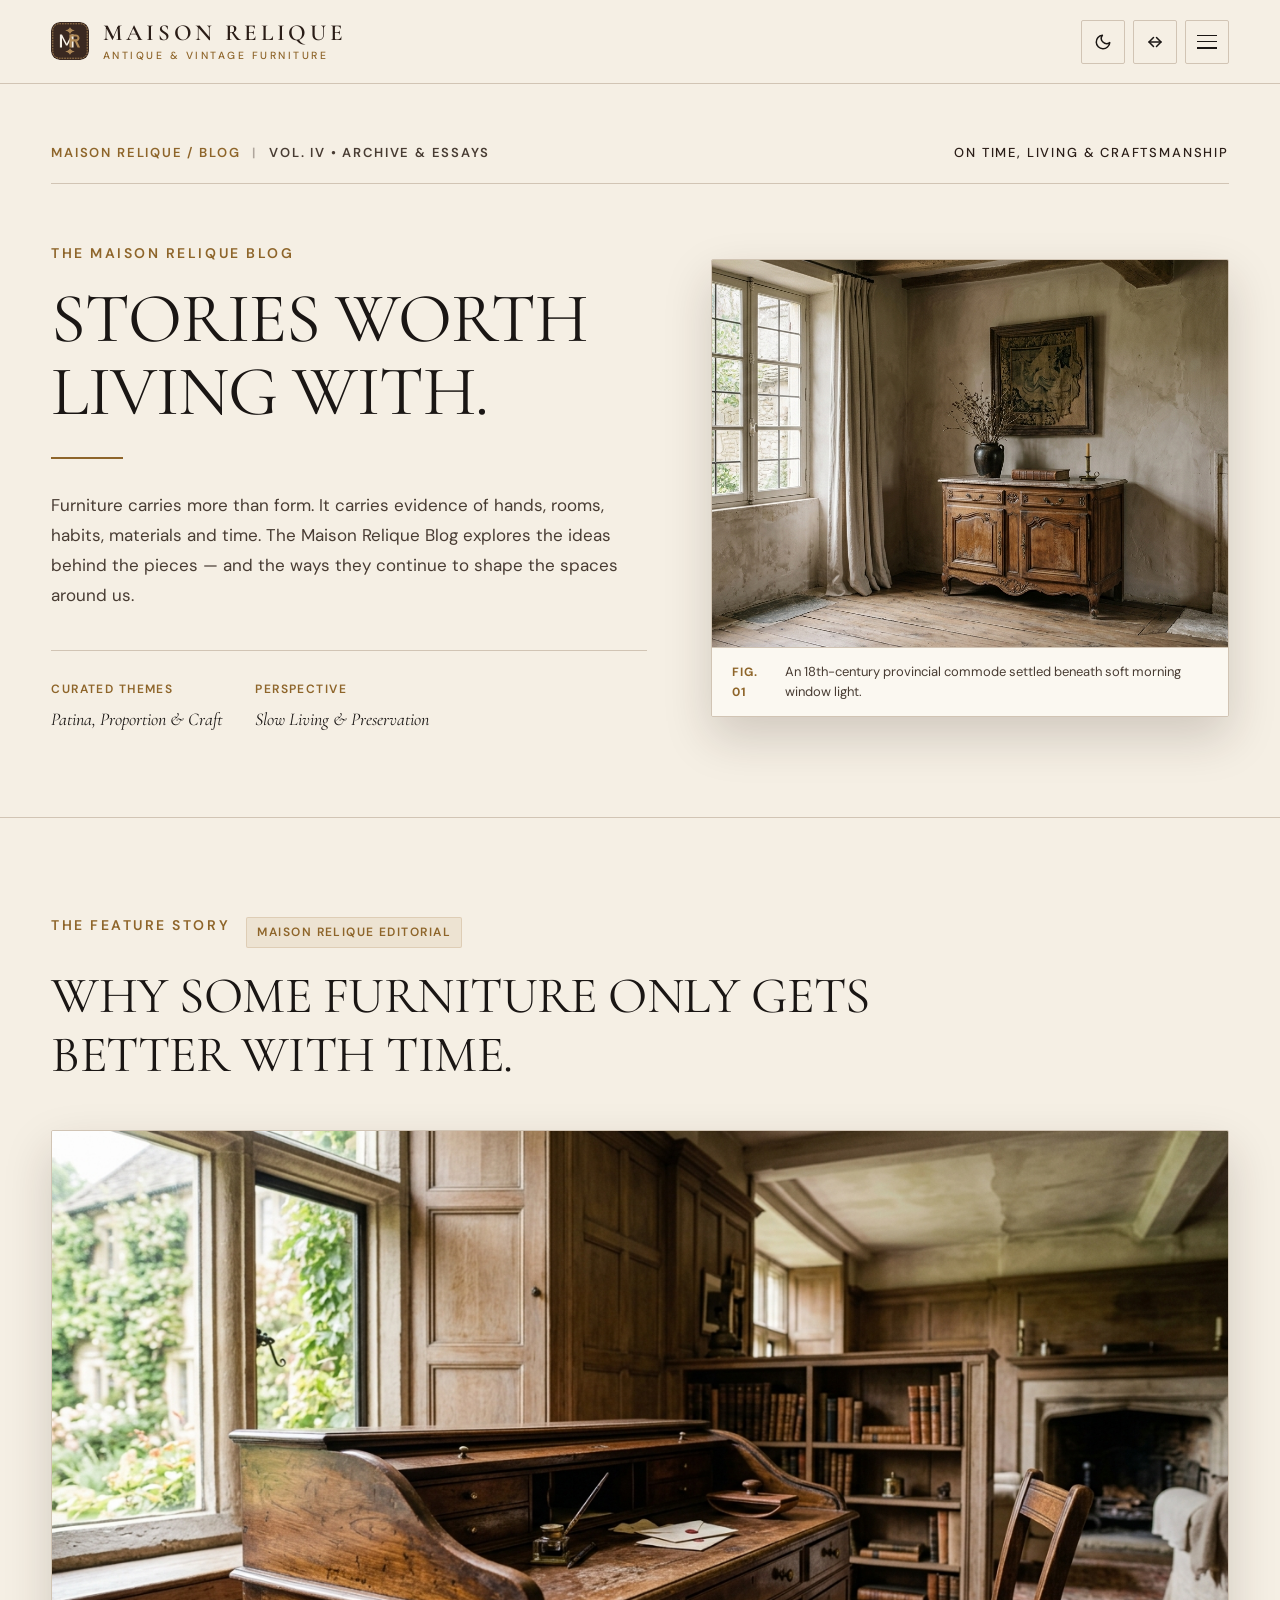
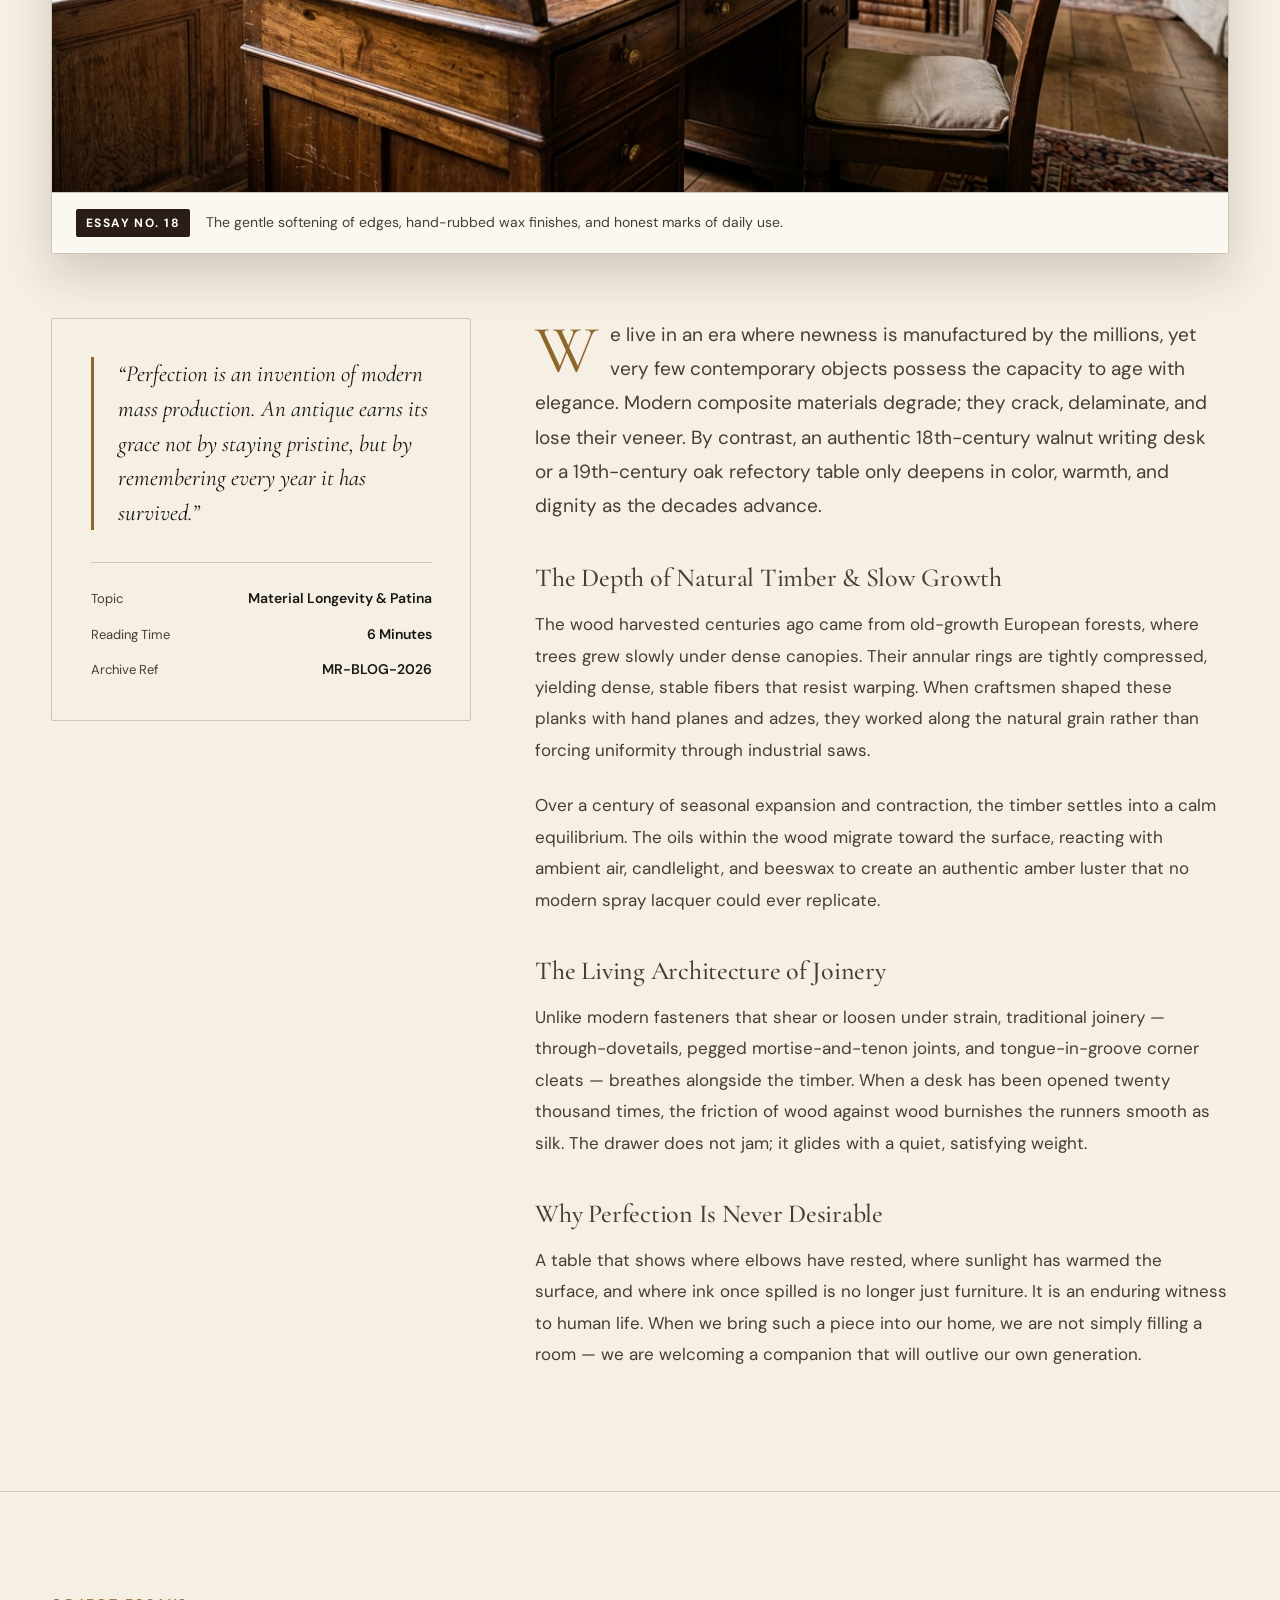
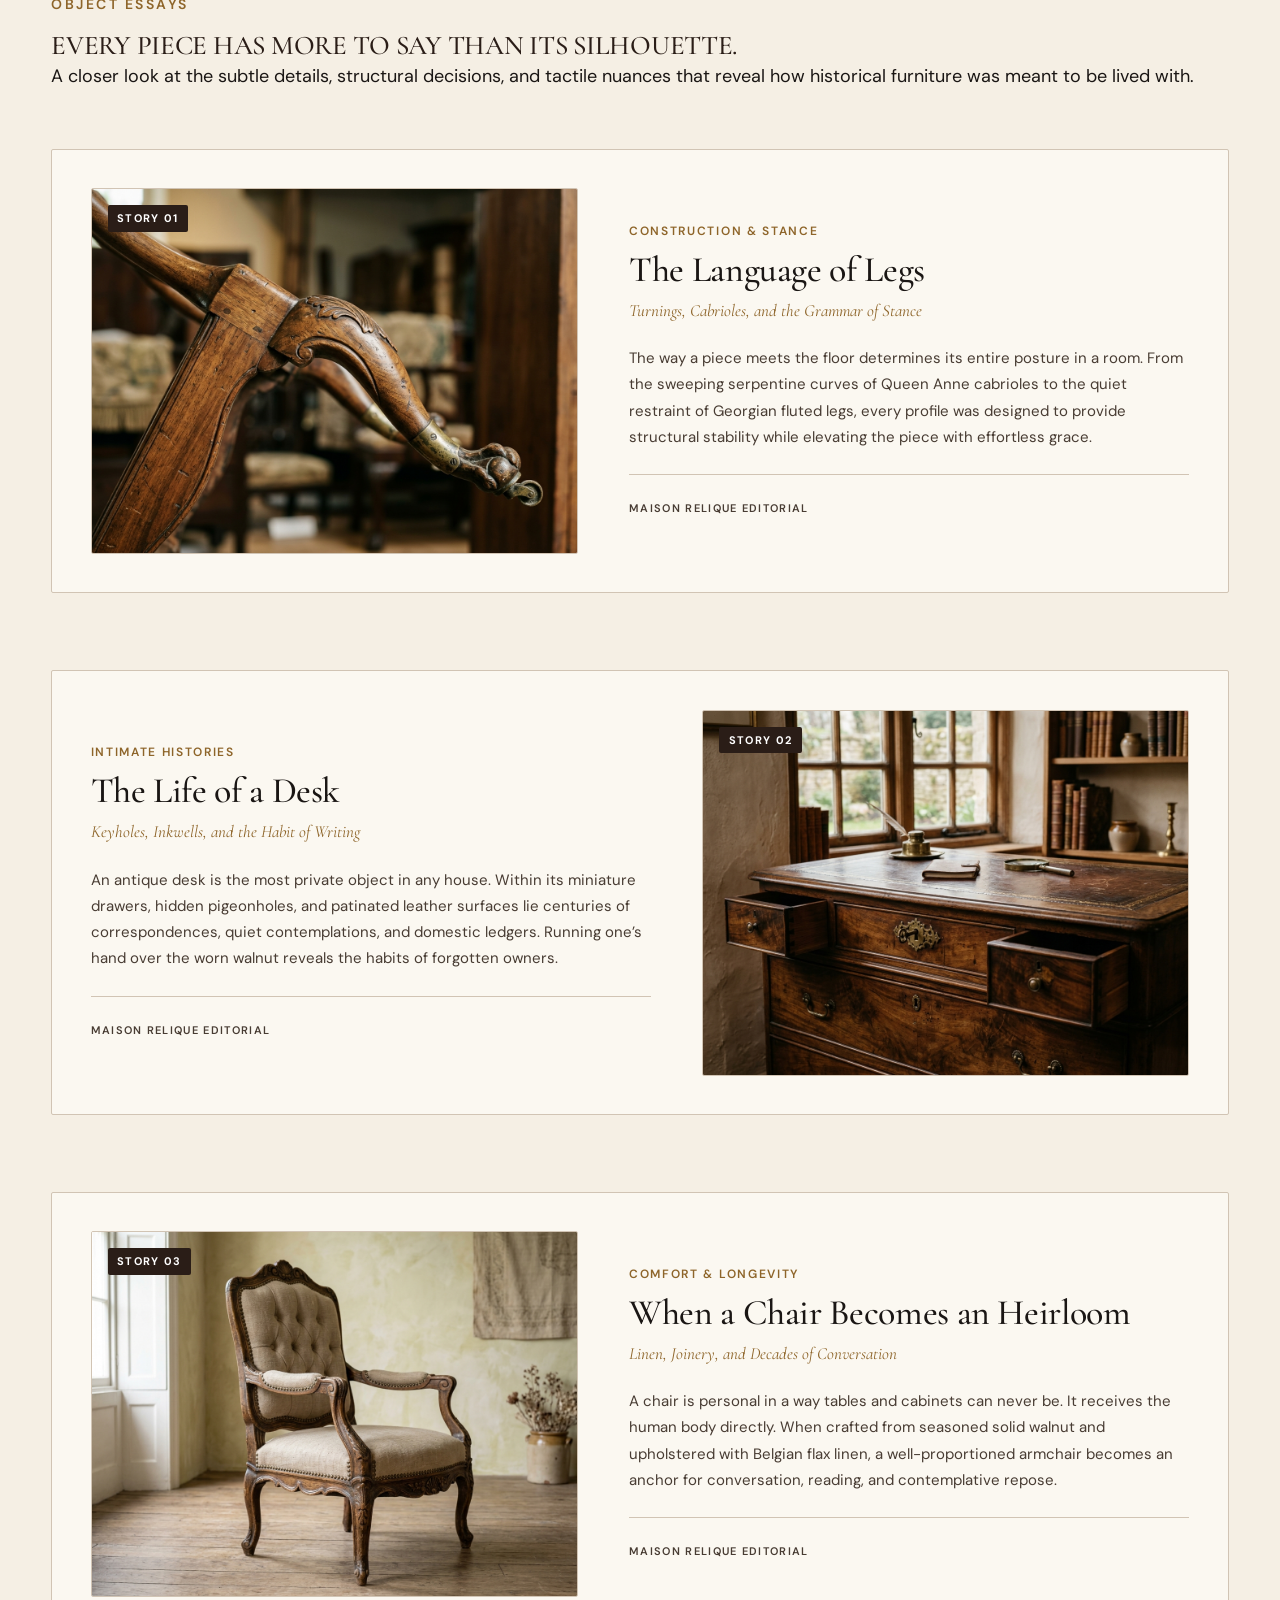
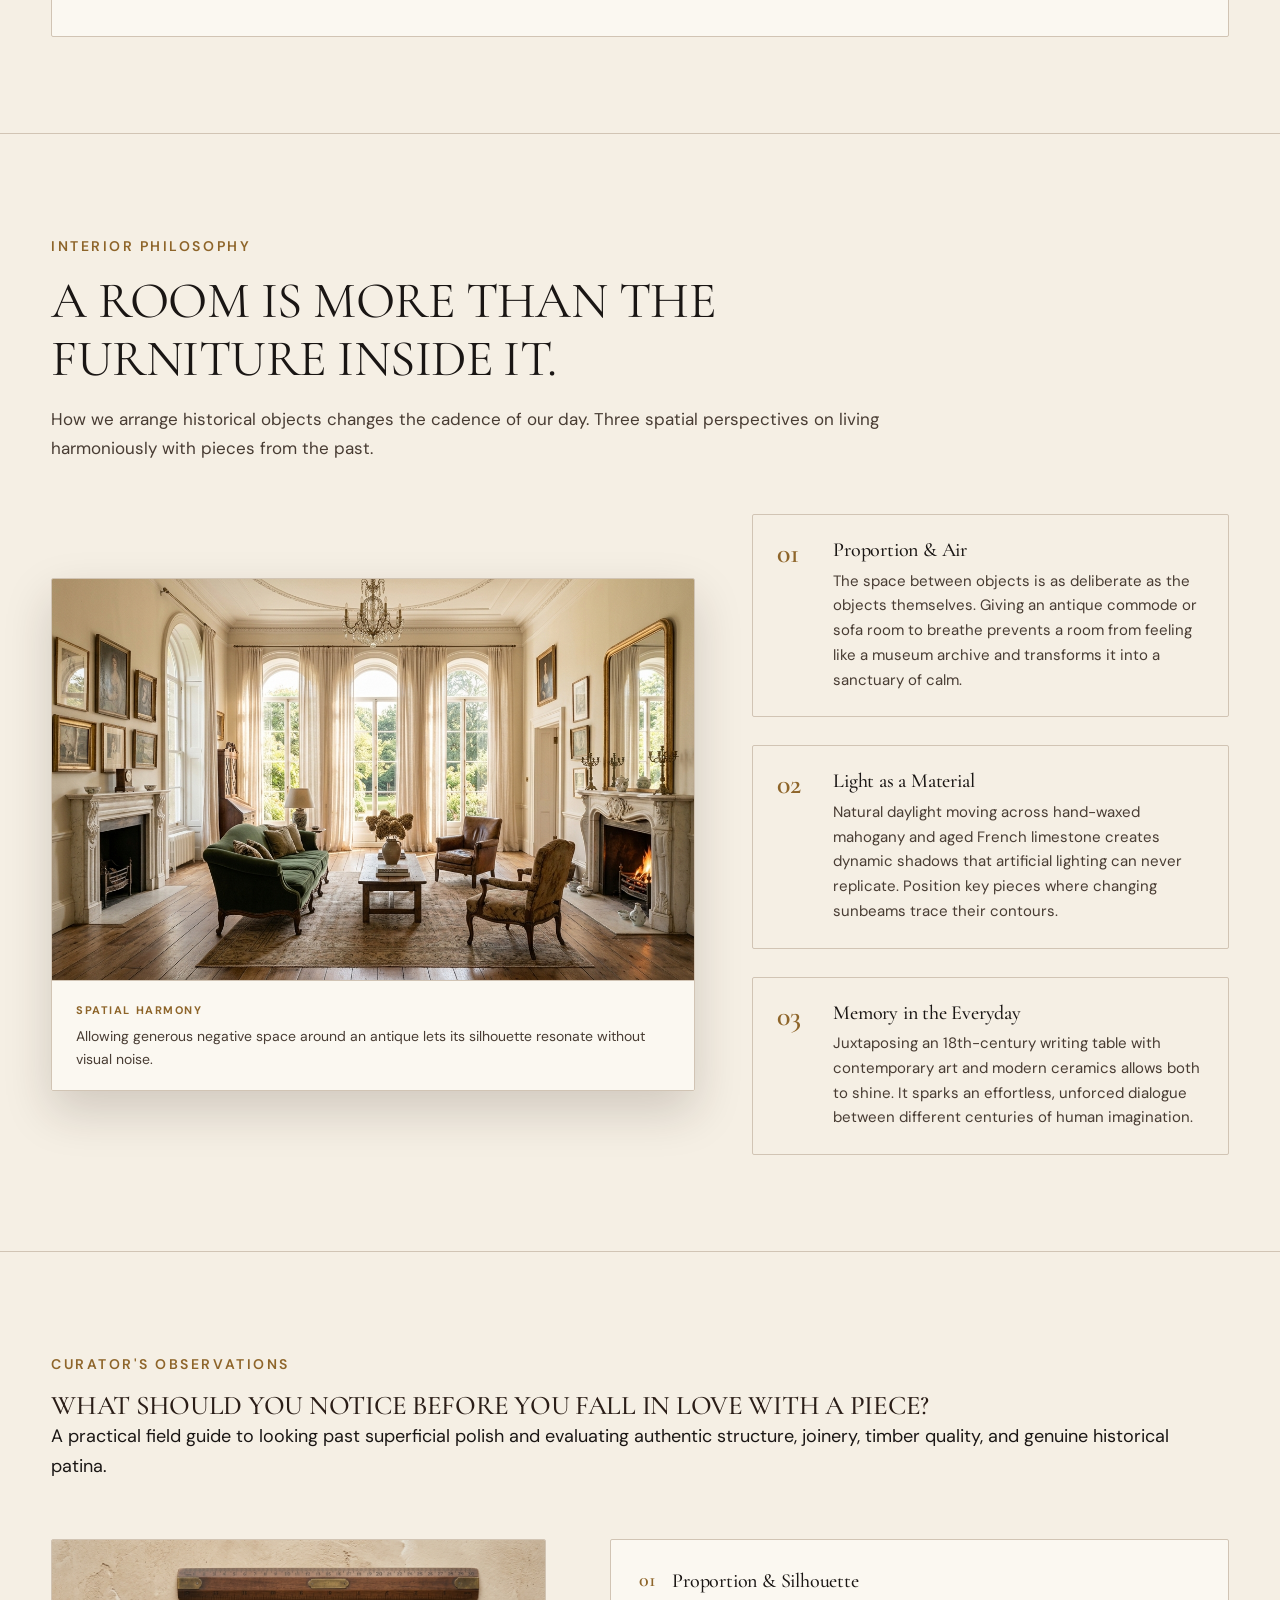
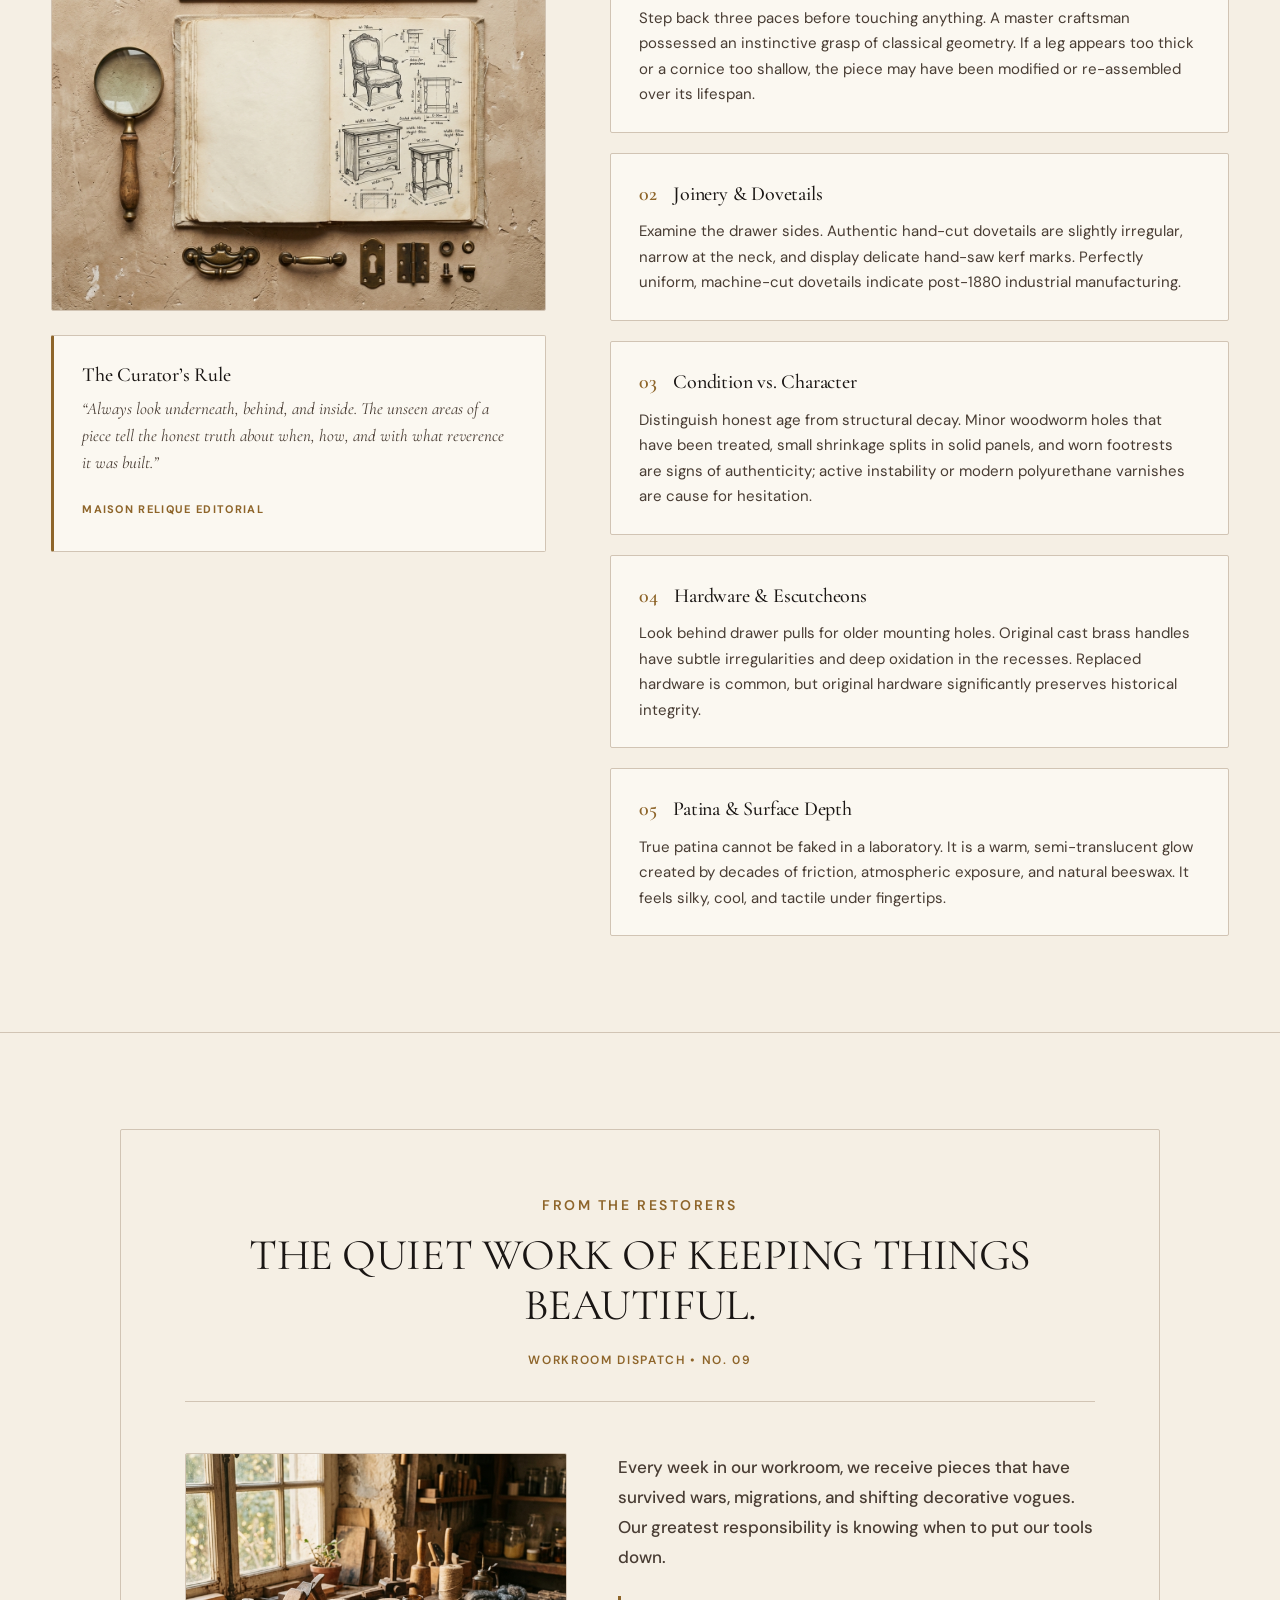
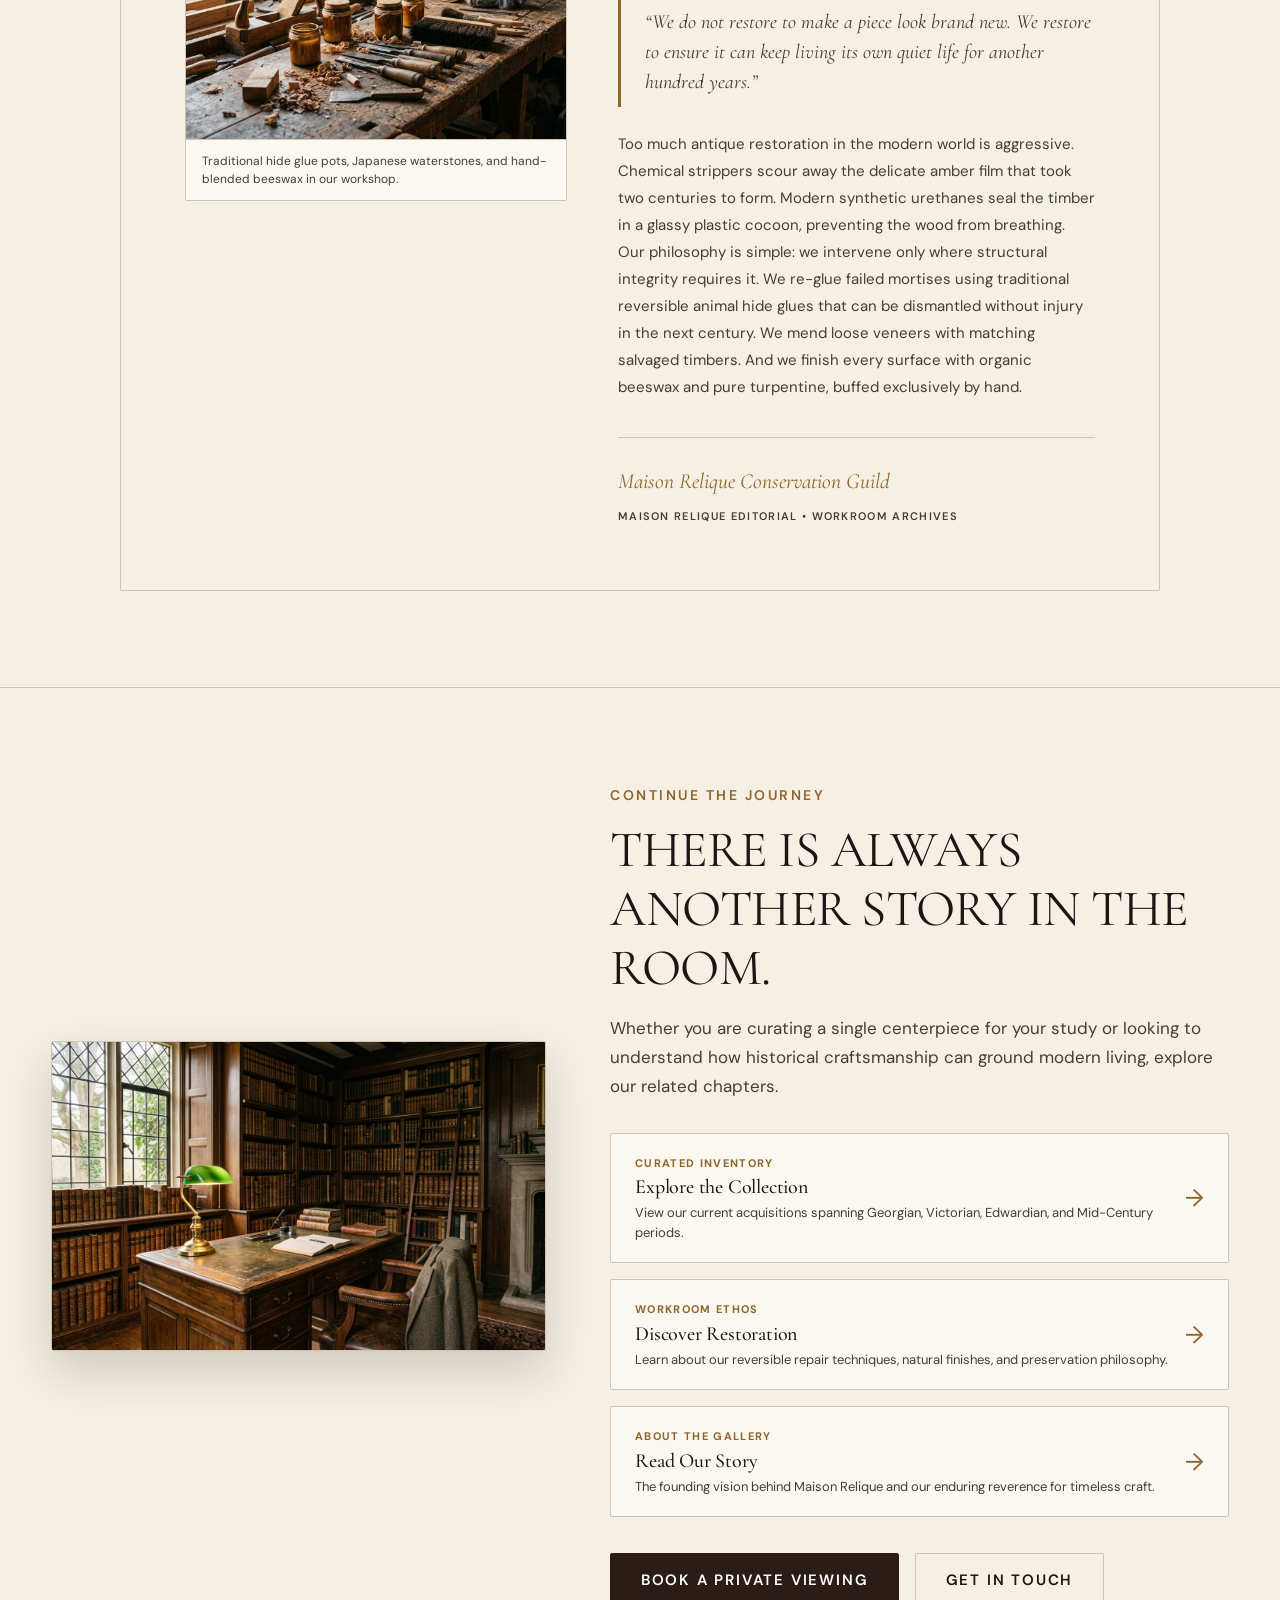
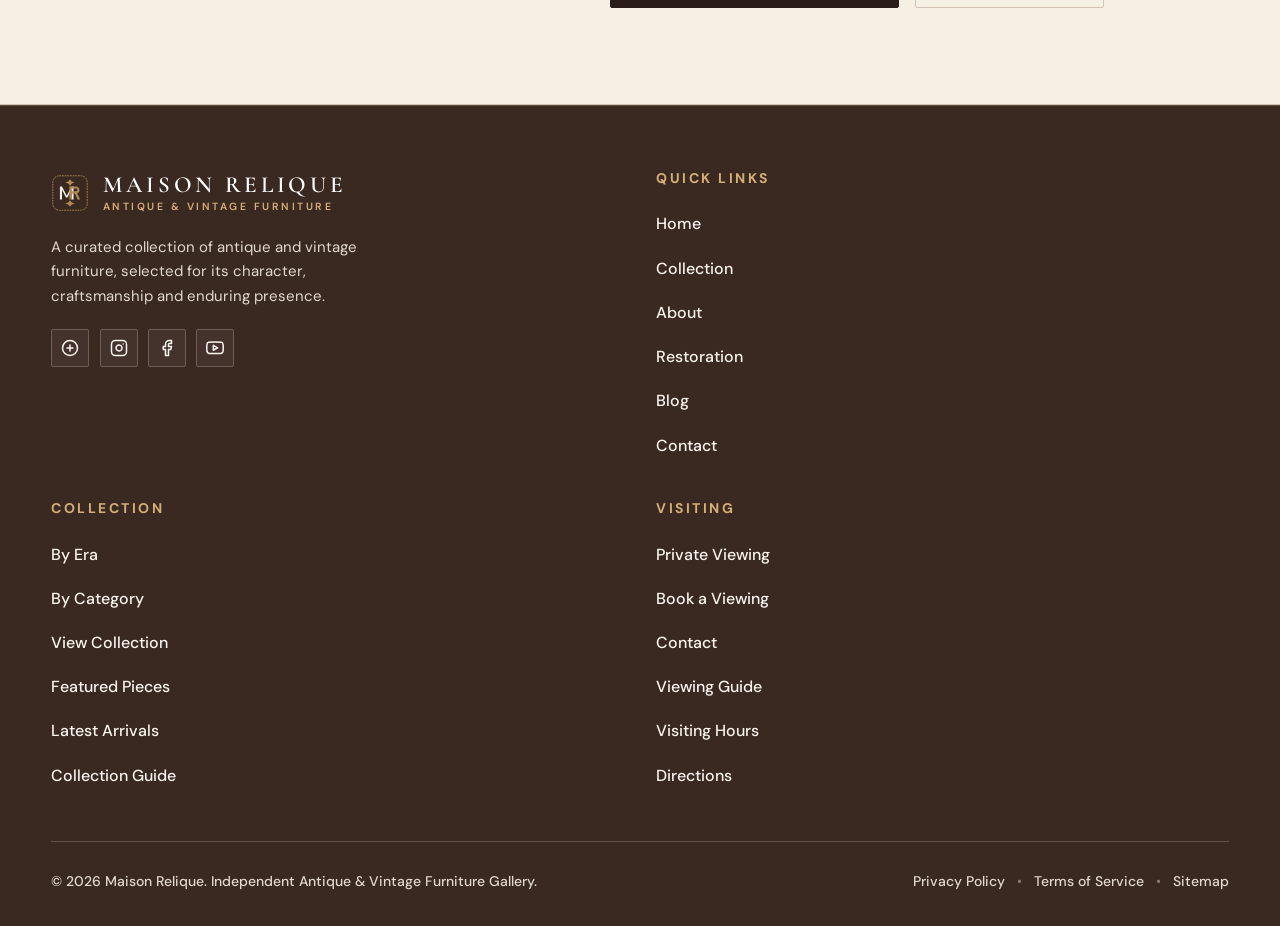
<file: gallery.html>
<!DOCTYPE html>
<html lang="en" dir="ltr">
<head>
  <meta charset="UTF-8">
  <meta name="viewport" content="width=device-width, initial-scale=1.0">
  <title>The Blog &amp; Journal — Stories Worth Living With | MAISON RELIQUE</title>
  <meta name="description" content="A curated editorial collection of thoughts on antique furniture, room perspective, craftsmanship, patina, restoration, and the quiet details of timeless living.">

  <!-- Favicon -->
  <link rel="icon" type="image/svg+xml" href="assets/icons/favicon.svg">

  <!-- Google Fonts: Cormorant Garamond (Editorial Serif) & DM Sans (Modern Body) -->
  <link rel="preconnect" href="https://fonts.googleapis.com">
  <link rel="preconnect" href="https://fonts.gstatic.com" crossorigin>
  <link href="https://fonts.googleapis.com/css2?family=Cormorant+Garamond:ital,wght@0,300;0,400;0,500;0,600;0,700;1,400;1,600&family=DM+Sans:ital,opsz,wght@0,9..40,300;0,9..40,400;0,9..40,500;0,9..40,600;0,9..40,700;1,9..40,400&display=swap" rel="stylesheet">

  <!-- Main Stylesheet -->
  <link rel="stylesheet" href="assets/css/style.css">
</head>
<body class="page-journal">

  <!-- ============================================================
       GLOBAL NAVBAR (DESKTOP, TABLET & MOBILE)
       ============================================================ -->
  <header class="site-header" id="site-header">
    <div class="container header-inner">
      
      <!-- Brand Logo with MR Monogram -->
      <a href="index.html" class="brand-logo" aria-label="Maison Relique Homepage">
        <span class="brand-monogram" aria-hidden="true">
          <svg class="monogram-svg" width="38" height="38" viewBox="0 0 64 64" fill="none" xmlns="http://www.w3.org/2000/svg">
            <rect width="64" height="64" rx="14" fill="#3A2921" class="monogram-bg"/>
            <rect x="3" y="3" width="58" height="58" rx="11" fill="none" stroke="#B08A57" stroke-width="1.5" stroke-dasharray="3 1.5"/>
            <path d="M32 9 C30 13 26 14 24 14 C26 15 30 16 32 20 C34 16 38 15 40 14 C38 14 34 13 32 9 Z" fill="#B08A57"/>
            <path d="M32 55 C30 51 26 50 24 50 C26 49 30 48 32 44 C34 48 38 49 40 50 C38 50 34 51 32 55 Z" fill="#B08A57"/>
            <g>
              <path d="M15 43 L15 21 L18.5 21 L26.5 36.5 L34.5 21 L38 21 L38 43 L34.5 43 L34.5 26.5 L27.8 39.5 L25.2 39.5 L18.5 26.5 L18.5 43 Z" fill="#F5EFE4"/>
              <path d="M31 43 L31 21 L41.5 21 C45.5 21 48 23.5 48 27 C48 29.5 46.5 31.5 44 32.5 L49 43 L44.8 43 L40.2 33 L34.8 33 L34.8 43 Z M34.8 29.2 L41.2 29.2 C43.2 29.2 44.5 28.2 44.5 26.8 C44.5 25.4 43.2 24.5 41.2 24.5 L34.8 24.5 Z" fill="#B08A57"/>
            </g>
          </svg>
        </span>
        <span class="brand-text-group">
          <span class="brand-title">Maison Relique</span>
          <span class="brand-subtitle">Antique &amp; Vintage Furniture</span>
        </span>
      </a>

      <!-- Desktop Navigation (1281px+) -->
      <nav class="desktop-nav" aria-label="Primary Navigation">
        
        <!-- Home Dropdown -->
        <div class="nav-dropdown-wrapper">
          <button type="button" class="dropdown-toggle nav-link" id="homeDropdownBtn" aria-haspopup="true" aria-expanded="false">
            <span>Home</span>
            <svg class="dropdown-arrow" width="12" height="12" viewBox="0 0 24 24" fill="none" stroke="currentColor" stroke-width="2" stroke-linecap="round" stroke-linejoin="round" aria-hidden="true"><polyline points="6 9 12 15 18 9"></polyline></svg>
          </button>
          <div class="dropdown-menu" role="menu" aria-labelledby="homeDropdownBtn">
            <a href="index.html" class="dropdown-item" role="menuitem">Home 1</a>
            <a href="home2.html" class="dropdown-item" role="menuitem">Home 2</a>
          </div>
        </div>
        
        <!-- Direct Menu Links (Full Navigation) -->
        <a href="our-story.html" class="nav-link">About</a>
        <a href="products.html" class="nav-link">Products</a>
        <a href="journal.html" class="nav-link active" aria-current="page">Gallery</a>
        <a href="blog.html" class="nav-link">Blog</a>
        <a href="contact.html" class="nav-link">Contact</a>
      </nav>

      <!-- Action Controls (Theme, RTL, Login, Hamburger) -->
      <div class="header-actions">
        <!-- Theme Toggle Button -->
        <button type="button" class="icon-btn theme-toggle-btn" aria-label="Toggle Dark / Light Theme" title="Toggle Theme">
          <svg class="icon-moon" width="18" height="18" viewBox="0 0 24 24" fill="none" stroke="currentColor" stroke-width="2" stroke-linecap="round" stroke-linejoin="round" aria-hidden="true"><path d="M21 12.79A9 9 0 1 1 11.21 3 7 7 0 0 0 21 12.79z"></path></svg>
          <svg class="icon-sun" width="18" height="18" viewBox="0 0 24 24" fill="none" stroke="currentColor" stroke-width="2" stroke-linecap="round" stroke-linejoin="round" aria-hidden="true" style="display: none;"><circle cx="12" cy="12" r="5"></circle><line x1="12" y1="1" x2="12" y2="3"></line><line x1="12" y1="21" x2="12" y2="23"></line><line x1="4.22" y1="4.22" x2="5.64" y2="5.64"></line><line x1="18.36" y1="18.36" x2="19.78" y2="19.78"></line><line x1="1" y1="12" x2="3" y2="12"></line><line x1="21" y1="12" x2="23" y2="12"></line><line x1="4.22" y1="19.78" x2="5.64" y2="18.36"></line><line x1="18.36" y1="5.64" x2="19.78" y2="4.22"></line></svg>
        </button>

        <!-- RTL / LTR Toggle Button -->
        <button type="button" class="icon-btn rtl-toggle-btn" aria-label="Toggle Text Direction (RTL/LTR)" title="Toggle Direction">
          <svg width="18" height="18" viewBox="0 0 24 24" fill="none" stroke="currentColor" stroke-width="2" stroke-linecap="round" stroke-linejoin="round" aria-hidden="true"><path d="M4 12h16"></path><path d="M14 6l6 6-6 6"></path><path d="M10 18l-6-6 6-6"></path></svg>
        </button>

        <!-- Client Login Button (1281px+) -->
        <button type="button" class="btn btn-outline nav-login-btn" data-action="open-login-modal">Login</button>

        <!-- Desktop Book a Viewing CTA Button (1281px+) -->
        <a href="contact.html#enquiry" class="btn btn-primary nav-cta-btn">Book a Viewing</a>

        <!-- Hamburger Menu Button -->
        <button type="button" class="hamburger-btn" id="hamburger-btn" aria-label="Toggle Navigation Menu" aria-expanded="false" aria-controls="mobile-drawer">
          <span class="hamburger-icon">
            <span class="hamburger-line"></span>
            <span class="hamburger-line"></span>
            <span class="hamburger-line"></span>
          </span>
        </button>
      </div>

    </div>
  </header>

  <!-- ============================================================
       MOBILE & TABLET DRAWER NAVIGATION (USER GLOBAL RULE)
       ============================================================ -->
  <div class="drawer-backdrop" id="drawer-backdrop" aria-hidden="true"></div>

  <nav class="mobile-drawer" id="mobile-drawer" aria-label="Mobile and Tablet Navigation">
    <div class="drawer-header">
      <a href="index.html" class="brand-logo" aria-label="Maison Relique">
        <span class="brand-monogram" aria-hidden="true">
          <svg class="monogram-svg" width="32" height="32" viewBox="0 0 64 64" fill="none" xmlns="http://www.w3.org/2000/svg">
            <rect width="64" height="64" rx="14" fill="#3A2921" class="monogram-bg"/>
            <rect x="3" y="3" width="58" height="58" rx="11" fill="none" stroke="#B08A57" stroke-width="1.5" stroke-dasharray="3 1.5"/>
            <g>
              <path d="M15 43 L15 21 L18.5 21 L26.5 36.5 L34.5 21 L38 21 L38 43 L34.5 43 L34.5 26.5 L27.8 39.5 L25.2 39.5 L18.5 26.5 L18.5 43 Z" fill="#F5EFE4"/>
              <path d="M31 43 L31 21 L41.5 21 C45.5 21 48 23.5 48 27 C48 29.5 46.5 31.5 44 32.5 L49 43 L44.8 43 L40.2 33 L34.8 33 L34.8 43 Z M34.8 29.2 L41.2 29.2 C43.2 29.2 44.5 28.2 44.5 26.8 C44.5 25.4 43.2 24.5 41.2 24.5 L34.8 24.5 Z" fill="#B08A57"/>
            </g>
          </svg>
        </span>
        <span class="brand-text-group">
          <span class="brand-title">Maison Relique</span>
          <span class="brand-subtitle">Antique &amp; Vintage Furniture</span>
        </span>
      </a>
      <button type="button" class="icon-btn" id="drawer-close-btn" aria-label="Close navigation menu">
        <svg width="20" height="20" viewBox="0 0 24 24" fill="none" stroke="currentColor" stroke-width="2" stroke-linecap="round" stroke-linejoin="round" aria-hidden="true"><line x1="18" y1="6" x2="6" y2="18"></line><line x1="6" y1="6" x2="18" y2="18"></line></svg>
      </button>
    </div>

    <div class="drawer-body">
      <ul class="drawer-nav-list">
        <!-- Home Submenu -->
        <li class="drawer-nav-item">
          <button type="button" class="drawer-nav-link drawer-submenu-toggle" aria-expanded="false">
            <span>Home</span>
            <svg width="14" height="14" viewBox="0 0 24 24" fill="none" stroke="currentColor" stroke-width="2" stroke-linecap="round" stroke-linejoin="round" aria-hidden="true"><polyline points="6 9 12 15 18 9"></polyline></svg>
          </button>
          <div class="drawer-submenu">
            <a href="index.html" class="drawer-sublink">Home 1</a>
            <a href="home2.html" class="drawer-sublink">Home 2</a>
          </div>
        </li>

        <li class="drawer-nav-item">
          <a href="our-story.html" class="drawer-nav-link">About</a>
        </li>
        <li class="drawer-nav-item">
          <a href="products.html" class="drawer-nav-link">Products</a>
        </li>
        <li class="drawer-nav-item">
          <a href="collection.html#category-index" class="drawer-nav-link">Categories</a>
        </li>
        <li class="drawer-nav-item">
          <a href="collection.html#era-index" class="drawer-nav-link">Brands &amp; Eras</a>
        </li>
        <li class="drawer-nav-item">
          <a href="products.html#selection" class="drawer-nav-link">Deals &amp; Curated</a>
        </li>
        <li class="drawer-nav-item">
          <a href="products.html#between" class="drawer-nav-link">Accessories &amp; Accent Pieces</a>
        </li>
        <li class="drawer-nav-item">
          <a href="journal.html" class="drawer-nav-link active" aria-current="page">Gallery</a>
        </li>
        <li class="drawer-nav-item">
          <a href="blog.html" class="drawer-nav-link">Blog</a>
        </li>
        <li class="drawer-nav-item">
          <a href="contact.html" class="drawer-nav-link">Contact</a>
        </li>
      </ul>

      <!-- Controls in Drawer -->
      <div class="drawer-controls">
        <button type="button" class="drawer-control-btn theme-toggle-btn" aria-label="Toggle Dark / Light Theme">
          <svg class="icon-moon" width="16" height="16" viewBox="0 0 24 24" fill="none" stroke="currentColor" stroke-width="2" stroke-linecap="round" stroke-linejoin="round" aria-hidden="true"><path d="M21 12.79A9 9 0 1 1 11.21 3 7 7 0 0 0 21 12.79z"></path></svg>
          <svg class="icon-sun" width="16" height="16" viewBox="0 0 24 24" fill="none" stroke="currentColor" stroke-width="2" stroke-linecap="round" stroke-linejoin="round" aria-hidden="true" style="display: none;"><circle cx="12" cy="12" r="5"></circle><line x1="12" y1="1" x2="12" y2="3"></line><line x1="12" y1="21" x2="12" y2="23"></line><line x1="4.22" y1="4.22" x2="5.64" y2="5.64"></line><line x1="18.36" y1="18.36" x2="19.78" y2="19.78"></line><line x1="1" y1="12" x2="3" y2="12"></line><line x1="21" y1="12" x2="23" y2="12"></line><line x1="4.22" y1="19.78" x2="5.64" y2="18.36"></line><line x1="18.36" y1="5.64" x2="19.78" y2="4.22"></line></svg>
          <span class="theme-btn-label">Dark Mode</span>
        </button>

        <button type="button" class="drawer-control-btn rtl-toggle-btn" aria-label="Toggle Direction">
          <svg width="16" height="16" viewBox="0 0 24 24" fill="none" stroke="currentColor" stroke-width="2" stroke-linecap="round" stroke-linejoin="round" aria-hidden="true"><path d="M4 12h16"></path><path d="M14 6l6 6-6 6"></path><path d="M10 18l-6-6 6-6"></path></svg>
          <span class="rtl-btn-label">RTL View</span>
        </button>
      </div>

      <!-- Drawer CTAs (User Global Rule: Login Button) -->
      <div class="drawer-actions">
        <button type="button" class="btn btn-outline nav-login-btn" data-action="open-login-modal" style="width: 100%; justify-content: center;">Client Login</button>
        <a href="contact.html#enquiry" class="btn btn-primary" style="width: 100%; justify-content: center;">Book a Viewing</a>
      </div>
    </div>
  </nav>

  <!-- ============================================================
       MAIN CONTENT: EXACTLY 7 EDITORIAL BLOG SECTIONS
       ============================================================ -->
  <main id="main-content">

    <!-- ============================================================
         SECTION 1 — THE JOURNAL & BLOG (EDITORIAL MASTHEAD)
         ============================================================ -->
    <section class="journal-masthead-section" aria-labelledby="journal-masthead-title">
      <div class="container">
        
        <!-- Magazine Masthead Bar -->
        <div class="journal-masthead-bar">
          <div class="masthead-meta-left">
            <span class="masthead-tag">MAISON RELIQUE / BLOG</span>
            <span class="masthead-divider" aria-hidden="true">|</span>
            <span class="masthead-vol">VOL. IV &bull; ARCHIVE &amp; ESSAYS</span>
          </div>
          <div class="masthead-meta-right">
            <span class="masthead-theme">ON TIME, LIVING &amp; CRAFTSMANSHIP</span>
          </div>
        </div>

        <!-- Asymmetrical Magazine Grid -->
        <div class="journal-masthead-grid">
          
          <!-- Left Column: Big Editorial Heading & Philosophy -->
          <div class="masthead-content-col">
            <span class="eyebrow journal-eyebrow">THE MAISON RELIQUE BLOG</span>
            <h1 id="journal-masthead-title" class="journal-main-title">STORIES WORTH LIVING WITH.</h1>
            
            <div class="journal-title-rule" aria-hidden="true"></div>

            <p class="journal-lead-text">
              Furniture carries more than form. It carries evidence of hands, rooms, habits, materials and time. The Maison Relique Blog explores the ideas behind the pieces — and the ways they continue to shape the spaces around us.
            </p>

            <div class="journal-masthead-details">
              <div class="masthead-detail-item">
                <span class="detail-label">Curated Themes</span>
                <span class="detail-val">Patina, Proportion &amp; Craft</span>
              </div>
              <div class="masthead-detail-item">
                <span class="detail-label">Perspective</span>
                <span class="detail-val">Slow Living &amp; Preservation</span>
              </div>
            </div>
          </div>

          <!-- Right Column: Asymmetric Editorial Photograph -->
          <div class="masthead-visual-col">
            <div class="masthead-image-frame">
              <img src="assets/images/journal/journal-hero.jpg" alt="A serene antique French sideboard in a softly lit stone interior" width="1280" height="720" loading="eager">
              <div class="masthead-caption">
                <span class="caption-num">FIG. 01</span>
                <span class="caption-text">An 18th-century provincial commode settled beneath soft morning window light.</span>
              </div>
            </div>
          </div>

        </div>

      </div>
    </section>

    <!-- ============================================================
         SECTION 2 — THE FEATURE STORY
         ============================================================ -->
    <section class="journal-feature-section" id="feature-story" aria-labelledby="feature-story-title">
      <div class="container">
        
        <div class="journal-feature-header">
          <div class="feature-tag-group">
            <span class="eyebrow feature-eyebrow">THE FEATURE STORY</span>
            <span class="feature-editorial-badge">MAISON RELIQUE EDITORIAL</span>
          </div>
          <h2 id="feature-story-title" class="journal-feature-title">WHY SOME FURNITURE ONLY GETS BETTER WITH TIME.</h2>
        </div>

        <!-- Large Cinematic Editorial Image -->
        <div class="journal-feature-hero-media">
          <div class="feature-image-wrapper">
            <img src="assets/images/journal/feature-story.jpg" alt="An antique bureau desk with rich wood grain in a heritage library room" width="1600" height="900" loading="lazy">
          </div>
          <div class="feature-media-caption">
            <span class="caption-badge">ESSAY NO. 18</span>
            <span class="caption-note">The gentle softening of edges, hand-rubbed wax finishes, and honest marks of daily use.</span>
          </div>
        </div>

        <!-- Long-Form Essay Spread -->
        <div class="journal-essay-grid">
          
          <!-- Column 1: Editorial Introduction & Pullquote -->
          <div class="essay-sidebar-col">
            <div class="essay-sticky-box">
              <blockquote class="editorial-pullquote">
                <p>&ldquo;Perfection is an invention of modern mass production. An antique earns its grace not by staying pristine, but by remembering every year it has survived.&rdquo;</p>
              </blockquote>
              
              <div class="essay-reading-meta">
                <div class="meta-row">
                  <span class="meta-key">Topic</span>
                  <span class="meta-value">Material Longevity &amp; Patina</span>
                </div>
                <div class="meta-row">
                  <span class="meta-key">Reading Time</span>
                  <span class="meta-value">6 Minutes</span>
                </div>
                <div class="meta-row">
                  <span class="meta-key">Archive Ref</span>
                  <span class="meta-value">MR-BLOG-2026</span>
                </div>
              </div>
            </div>
          </div>

          <!-- Column 2: Deep Reading Essay Body -->
          <div class="essay-body-col">
            <p class="essay-lead-paragraph">
              <span class="dropcap">W</span>e live in an era where newness is manufactured by the millions, yet very few contemporary objects possess the capacity to age with elegance. Modern composite materials degrade; they crack, delaminate, and lose their veneer. By contrast, an authentic 18th-century walnut writing desk or a 19th-century oak refectory table only deepens in color, warmth, and dignity as the decades advance.
            </p>

            <h3 class="essay-subheading">The Depth of Natural Timber &amp; Slow Growth</h3>
            <p>
              The wood harvested centuries ago came from old-growth European forests, where trees grew slowly under dense canopies. Their annular rings are tightly compressed, yielding dense, stable fibers that resist warping. When craftsmen shaped these planks with hand planes and adzes, they worked along the natural grain rather than forcing uniformity through industrial saws.
            </p>
            <p>
              Over a century of seasonal expansion and contraction, the timber settles into a calm equilibrium. The oils within the wood migrate toward the surface, reacting with ambient air, candlelight, and beeswax to create an authentic amber luster that no modern spray lacquer could ever replicate.
            </p>

            <h3 class="essay-subheading">The Living Architecture of Joinery</h3>
            <p>
              Unlike modern fasteners that shear or loosen under strain, traditional joinery — through-dovetails, pegged mortise-and-tenon joints, and tongue-in-groove corner cleats — breathes alongside the timber. When a desk has been opened twenty thousand times, the friction of wood against wood burnishes the runners smooth as silk. The drawer does not jam; it glides with a quiet, satisfying weight.
            </p>

            <h3 class="essay-subheading">Why Perfection Is Never Desirable</h3>
            <p>
              A table that shows where elbows have rested, where sunlight has warmed the surface, and where ink once spilled is no longer just furniture. It is an enduring witness to human life. When we bring such a piece into our home, we are not simply filling a room — we are welcoming a companion that will outlive our own generation.
            </p>
          </div>

        </div>

      </div>
    </section>

    <!-- ============================================================
         SECTION 3 — OBJECTS WITH A PAST
         ============================================================ -->
    <section class="journal-objects-section" id="objects-past" aria-labelledby="objects-past-title">
      <div class="container">
        
        <div class="section-intro-centered">
          <span class="eyebrow">OBJECT ESSAYS</span>
          <h2 id="objects-past-title" class="section-title">EVERY PIECE HAS MORE TO SAY THAN ITS SILHOUETTE.</h2>
          <div class="title-separator" aria-hidden="true"></div>
          <p class="section-description">
            A closer look at the subtle details, structural decisions, and tactile nuances that reveal how historical furniture was meant to be lived with.
          </p>
        </div>

        <!-- 3 Staggered Editorial Story Cards -->
        <div class="objects-stories-staggered">
          
          <!-- Story 01: The Language of Legs -->
          <article class="object-story-card story-card-01">
            <div class="object-story-media">
              <img src="assets/images/journal/object-legs.jpg" alt="Detail of carved cabriole furniture leg and fluted joint" width="800" height="600" loading="lazy">
              <span class="story-badge">STORY 01</span>
            </div>
            <div class="object-story-content">
              <span class="story-category">CONSTRUCTION &amp; STANCE</span>
              <h3 class="story-heading">The Language of Legs</h3>
              <p class="story-subheading">Turnings, Cabrioles, and the Grammar of Stance</p>
              <p class="story-excerpt">
                The way a piece meets the floor determines its entire posture in a room. From the sweeping serpentine curves of Queen Anne cabrioles to the quiet restraint of Georgian fluted legs, every profile was designed to provide structural stability while elevating the piece with effortless grace.
              </p>
              <div class="story-meta-footer">
                <span class="story-curator-tag">MAISON RELIQUE EDITORIAL</span>
              </div>
            </div>
          </article>

          <!-- Story 02: The Life of a Desk -->
          <article class="object-story-card story-card-02 reversed">
            <div class="object-story-media">
              <img src="assets/images/journal/object-desk.jpg" alt="Antique bureau desk with leather inlay top and hand-cut dovetailed drawers" width="800" height="600" loading="lazy">
              <span class="story-badge">STORY 02</span>
            </div>
            <div class="object-story-content">
              <span class="story-category">INTIMATE HISTORIES</span>
              <h3 class="story-heading">The Life of a Desk</h3>
              <p class="story-subheading">Keyholes, Inkwells, and the Habit of Writing</p>
              <p class="story-excerpt">
                An antique desk is the most private object in any house. Within its miniature drawers, hidden pigeonholes, and patinated leather surfaces lie centuries of correspondences, quiet contemplations, and domestic ledgers. Running one’s hand over the worn walnut reveals the habits of forgotten owners.
              </p>
              <div class="story-meta-footer">
                <span class="story-curator-tag">MAISON RELIQUE EDITORIAL</span>
              </div>
            </div>
          </article>

          <!-- Story 03: When a Chair Becomes an Heirloom -->
          <article class="object-story-card story-card-03">
            <div class="object-story-media">
              <img src="assets/images/journal/object-chair.jpg" alt="Carved vintage armchair with natural linen upholstery and weathered oak frame" width="800" height="600" loading="lazy">
              <span class="story-badge">STORY 03</span>
            </div>
            <div class="object-story-content">
              <span class="story-category">COMFORT &amp; LONGEVITY</span>
              <h3 class="story-heading">When a Chair Becomes an Heirloom</h3>
              <p class="story-subheading">Linen, Joinery, and Decades of Conversation</p>
              <p class="story-excerpt">
                A chair is personal in a way tables and cabinets can never be. It receives the human body directly. When crafted from seasoned solid walnut and upholstered with Belgian flax linen, a well-proportioned armchair becomes an anchor for conversation, reading, and contemplative repose.
              </p>
              <div class="story-meta-footer">
                <span class="story-curator-tag">MAISON RELIQUE EDITORIAL</span>
              </div>
            </div>
          </article>

        </div>

      </div>
    </section>

    <!-- ============================================================
         SECTION 4 — A ROOM, READ DIFFERENTLY
         ============================================================ -->
    <section class="journal-room-perspective-section" id="room-perspective" aria-labelledby="room-perspective-title">
      <div class="container">
        
        <div class="room-perspective-header">
          <span class="eyebrow">INTERIOR PHILOSOPHY</span>
          <h2 id="room-perspective-title" class="journal-feature-title">A ROOM IS MORE THAN THE FURNITURE INSIDE IT.</h2>
          <p class="room-perspective-subtitle">
            How we arrange historical objects changes the cadence of our day. Three spatial perspectives on living harmoniously with pieces from the past.
          </p>
        </div>

        <!-- Asymmetric Perspective Grid -->
        <div class="room-perspective-grid">
          
          <!-- Left Large Hero Image -->
          <div class="perspective-focal-column">
            <div class="perspective-image-frame">
              <img src="assets/images/journal/room-perspective.jpg" alt="Expansive classical living room with high ceilings and curated antique furniture" width="1600" height="900" loading="lazy">
              <div class="perspective-image-overlay">
                <span class="overlay-tag">SPATIAL HARMONY</span>
                <p class="overlay-caption">Allowing generous negative space around an antique lets its silhouette resonate without visual noise.</p>
              </div>
            </div>
          </div>

          <!-- Right Side-Rail Observations -->
          <div class="perspective-observations-column">
            
            <div class="perspective-observation-card">
              <div class="obs-num">01</div>
              <div class="obs-body">
                <h3 class="obs-title">Proportion &amp; Air</h3>
                <p class="obs-text">
                  The space between objects is as deliberate as the objects themselves. Giving an antique commode or sofa room to breathe prevents a room from feeling like a museum archive and transforms it into a sanctuary of calm.
                </p>
              </div>
            </div>

            <div class="perspective-observation-card">
              <div class="obs-num">02</div>
              <div class="obs-body">
                <h3 class="obs-title">Light as a Material</h3>
                <p class="obs-text">
                  Natural daylight moving across hand-waxed mahogany and aged French limestone creates dynamic shadows that artificial lighting can never replicate. Position key pieces where changing sunbeams trace their contours.
                </p>
              </div>
            </div>

            <div class="perspective-observation-card">
              <div class="obs-num">03</div>
              <div class="obs-body">
                <h3 class="obs-title">Memory in the Everyday</h3>
                <p class="obs-text">
                  Juxtaposing an 18th-century writing table with contemporary art and modern ceramics allows both to shine. It sparks an effortless, unforced dialogue between different centuries of human imagination.
                </p>
              </div>
            </div>

          </div>

        </div>

      </div>
    </section>

    <!-- ============================================================
         SECTION 5 — THE COLLECTOR'S NOTEBOOK
         ============================================================ -->
    <section class="journal-notebook-section" id="collectors-notebook" aria-labelledby="notebook-title">
      <div class="container">
        
        <div class="section-intro-centered">
          <span class="eyebrow">CURATOR'S OBSERVATIONS</span>
          <h2 id="notebook-title" class="section-title">WHAT SHOULD YOU NOTICE BEFORE YOU FALL IN LOVE WITH A PIECE?</h2>
          <div class="title-separator" aria-hidden="true"></div>
          <p class="section-description">
            A practical field guide to looking past superficial polish and evaluating authentic structure, joinery, timber quality, and genuine historical patina.
          </p>
        </div>

        <!-- 2-Column Notebook Spread -->
        <div class="notebook-spread-grid">
          
          <!-- Left Column: Visual Notebook Flat Lay + Sticky Curator Note -->
          <div class="notebook-visual-col">
            <div class="notebook-sticky-wrap">
              <div class="notebook-media-card">
                <img src="assets/images/journal/collectors-notebook.jpg" alt="Collector notebook flat lay with furniture sketches, magnifying glass, and antique brass hardware" width="800" height="600" loading="lazy">
              </div>
              <div class="curator-field-note">
                <h3 class="field-note-title">The Curator&rsquo;s Rule</h3>
                <p class="field-note-text">
                  &ldquo;Always look underneath, behind, and inside. The unseen areas of a piece tell the honest truth about when, how, and with what reverence it was built.&rdquo;
                </p>
                <span class="field-note-sig">MAISON RELIQUE EDITORIAL</span>
              </div>
            </div>
          </div>

          <!-- Right Column: 5 Structured Collector Guidelines -->
          <div class="notebook-guidelines-col">
            
            <div class="guideline-card">
              <div class="guideline-header">
                <span class="guideline-index">01</span>
                <h3 class="guideline-heading">Proportion &amp; Silhouette</h3>
              </div>
              <p class="guideline-desc">
                Step back three paces before touching anything. A master craftsman possessed an instinctive grasp of classical geometry. If a leg appears too thick or a cornice too shallow, the piece may have been modified or re-assembled over its lifespan.
              </p>
            </div>

            <div class="guideline-card">
              <div class="guideline-header">
                <span class="guideline-index">02</span>
                <h3 class="guideline-heading">Joinery &amp; Dovetails</h3>
              </div>
              <p class="guideline-desc">
                Examine the drawer sides. Authentic hand-cut dovetails are slightly irregular, narrow at the neck, and display delicate hand-saw kerf marks. Perfectly uniform, machine-cut dovetails indicate post-1880 industrial manufacturing.
              </p>
            </div>

            <div class="guideline-card">
              <div class="guideline-header">
                <span class="guideline-index">03</span>
                <h3 class="guideline-heading">Condition vs. Character</h3>
              </div>
              <p class="guideline-desc">
                Distinguish honest age from structural decay. Minor woodworm holes that have been treated, small shrinkage splits in solid panels, and worn footrests are signs of authenticity; active instability or modern polyurethane varnishes are cause for hesitation.
              </p>
            </div>

            <div class="guideline-card">
              <div class="guideline-header">
                <span class="guideline-index">04</span>
                <h3 class="guideline-heading">Hardware &amp; Escutcheons</h3>
              </div>
              <p class="guideline-desc">
                Look behind drawer pulls for older mounting holes. Original cast brass handles have subtle irregularities and deep oxidation in the recesses. Replaced hardware is common, but original hardware significantly preserves historical integrity.
              </p>
            </div>

            <div class="guideline-card">
              <div class="guideline-header">
                <span class="guideline-index">05</span>
                <h3 class="guideline-heading">Patina &amp; Surface Depth</h3>
              </div>
              <p class="guideline-desc">
                True patina cannot be faked in a laboratory. It is a warm, semi-translucent glow created by decades of friction, atmospheric exposure, and natural beeswax. It feels silky, cool, and tactile under fingertips.
              </p>
            </div>

          </div>

        </div>

      </div>
    </section>

    <!-- ============================================================
         SECTION 6 — LETTER FROM THE WORKROOM
         ============================================================ -->
    <section class="journal-workroom-letter-section" id="workroom-letter" aria-labelledby="workroom-letter-title">
      <div class="container">
        
        <div class="workroom-letter-frame">
          
          <div class="workroom-header">
            <span class="eyebrow workroom-eyebrow">FROM THE RESTORERS</span>
            <h2 id="workroom-letter-title" class="workroom-title">THE QUIET WORK OF KEEPING THINGS BEAUTIFUL.</h2>
            <span class="workroom-dispatch-tag">WORKROOM DISPATCH &bull; NO. 09</span>
          </div>

          <div class="workroom-letter-body">
            
            <div class="workroom-visual">
              <img src="assets/images/journal/workroom-letter.jpg" alt="Artisanal workshop still life with antique hand tools, natural beeswax polish, and wood shavings" width="1000" height="750" loading="lazy">
              <span class="workroom-caption">Traditional hide glue pots, Japanese waterstones, and hand-blended beeswax in our workshop.</span>
            </div>

            <div class="workroom-text-column">
              <p class="workroom-p-lead">
                Every week in our workroom, we receive pieces that have survived wars, migrations, and shifting decorative vogues. Our greatest responsibility is knowing when to put our tools down.
              </p>
              
              <blockquote class="workroom-blockquote">
                <p>&ldquo;We do not restore to make a piece look brand new. We restore to ensure it can keep living its own quiet life for another hundred years.&rdquo;</p>
              </blockquote>

              <p>
                Too much antique restoration in the modern world is aggressive. Chemical strippers scour away the delicate amber film that took two centuries to form. Modern synthetic urethanes seal the timber in a glassy plastic cocoon, preventing the wood from breathing.
              </p>

              <p>
                Our philosophy is simple: we intervene only where structural integrity requires it. We re-glue failed mortises using traditional reversible animal hide glues that can be dismantled without injury in the next century. We mend loose veneers with matching salvaged timbers. And we finish every surface with organic beeswax and pure turpentine, buffed exclusively by hand.
              </p>

              <div class="workroom-signoff">
                <span class="signoff-signature">Maison Relique Conservation Guild</span>
                <span class="signoff-meta">MAISON RELIQUE EDITORIAL &bull; WORKROOM ARCHIVES</span>
              </div>
            </div>

          </div>

        </div>

      </div>
    </section>

    <!-- ============================================================
         SECTION 7 — KEEP READING (CLOSING & PATHWAYS)
         ============================================================ -->
    <section class="journal-closing-section" id="keep-reading" aria-labelledby="keep-reading-title">
      <div class="container">
        
        <div class="journal-closing-grid">
          
          <!-- Left Mood Image -->
          <div class="closing-mood-media">
            <div class="closing-image-wrapper">
              <img src="assets/images/journal/journal-closing.jpg" alt="A peaceful study corner with antique bookcase, leather-bound books, and warm lamplight" width="1280" height="720" loading="lazy">
            </div>
          </div>

          <!-- Right Content & Exploration Pathways -->
          <div class="closing-pathways-content">
            <span class="eyebrow">CONTINUE THE JOURNEY</span>
            <h2 id="keep-reading-title" class="journal-feature-title">THERE IS ALWAYS ANOTHER STORY IN THE ROOM.</h2>
            <p class="closing-narrative">
              Whether you are curating a single centerpiece for your study or looking to understand how historical craftsmanship can ground modern living, explore our related chapters.
            </p>

            <div class="pathway-links-list">
              
              <a href="collection.html" class="pathway-item">
                <div class="pathway-info">
                  <span class="pathway-cat">CURATED INVENTORY</span>
                  <h3 class="pathway-title">Explore the Collection</h3>
                  <p class="pathway-desc">View our current acquisitions spanning Georgian, Victorian, Edwardian, and Mid-Century periods.</p>
                </div>
                <div class="pathway-arrow" aria-hidden="true">&rarr;</div>
              </a>

              <a href="restoration.html" class="pathway-item">
                <div class="pathway-info">
                  <span class="pathway-cat">WORKROOM ETHOS</span>
                  <h3 class="pathway-title">Discover Restoration</h3>
                  <p class="pathway-desc">Learn about our reversible repair techniques, natural finishes, and preservation philosophy.</p>
                </div>
                <div class="pathway-arrow" aria-hidden="true">&rarr;</div>
              </a>

              <a href="our-story.html" class="pathway-item">
                <div class="pathway-info">
                  <span class="pathway-cat">ABOUT THE GALLERY</span>
                  <h3 class="pathway-title">Read Our Story</h3>
                  <p class="pathway-desc">The founding vision behind Maison Relique and our enduring reverence for timeless craft.</p>
                </div>
                <div class="pathway-arrow" aria-hidden="true">&rarr;</div>
              </a>

            </div>

            <div class="closing-booking-cta">
              <a href="contact.html#enquiry" class="btn btn-primary">Book a Private Viewing</a>
              <a href="contact.html" class="btn btn-secondary">Get in Touch</a>
            </div>

          </div>

        </div>

      </div>
    </section>

  </main>

  <!-- ============================================================
       GLOBAL FOOTER (MATCHING INDEX PAGE EXACTLY)
       ============================================================ -->
  <footer class="site-footer" id="site-footer">
    <div class="container">
      
      <!-- Footer Top (Single Row 4-Column Grid on Desktop) -->
      <div class="footer-top">
        
        <!-- COLUMN 1 — BRAND & ETHOS -->
        <div class="footer-brand">
          <a href="index.html" class="brand-logo footer-brand-logo" aria-label="Maison Relique Homepage">
            <span class="brand-monogram" aria-hidden="true">
              <svg class="monogram-svg" width="38" height="38" viewBox="0 0 64 64" fill="none" xmlns="http://www.w3.org/2000/svg">
                <rect width="64" height="64" rx="14" fill="#3A2921" class="monogram-bg"/>
                <rect x="3" y="3" width="58" height="58" rx="11" fill="none" stroke="#B08A57" stroke-width="1.5" stroke-dasharray="3 1.5"/>
                <path d="M32 9 C30 13 26 14 24 14 C26 15 30 16 32 20 C34 16 38 15 40 14 C38 14 34 13 32 9 Z" fill="#B08A57"/>
                <path d="M32 55 C30 51 26 50 24 50 C26 49 30 48 32 44 C34 48 38 49 40 50 C38 50 34 51 32 55 Z" fill="#B08A57"/>
                <g>
                  <path d="M15 43 L15 21 L18.5 21 L26.5 36.5 L34.5 21 L38 21 L38 43 L34.5 43 L34.5 26.5 L27.8 39.5 L25.2 39.5 L18.5 26.5 L18.5 43 Z" fill="#F5EFE4"/>
                  <path d="M31 43 L31 21 L41.5 21 C45.5 21 48 23.5 48 27 C48 29.5 46.5 31.5 44 32.5 L49 43 L44.8 43 L40.2 33 L34.8 33 L34.8 43 Z M34.8 29.2 L41.2 29.2 C43.2 29.2 44.5 28.2 44.5 26.8 C44.5 25.4 43.2 24.5 41.2 24.5 L34.8 24.5 Z" fill="#B08A57"/>
                </g>
              </svg>
            </span>
            <span class="brand-text-group">
              <span class="brand-title">Maison Relique</span>
              <span class="brand-subtitle">Antique &amp; Vintage Furniture</span>
            </span>
          </a>
          <p class="footer-description">
            A curated collection of antique and vintage furniture, selected for its character, craftsmanship and enduring presence.
          </p>
          <div class="footer-social">
            <a href="https://pinterest.com" class="social-icon-btn" aria-label="Maison Relique on Pinterest" target="_blank" rel="noopener noreferrer">
              <svg width="18" height="18" viewBox="0 0 24 24" fill="none" stroke="currentColor" stroke-width="2" stroke-linecap="round" stroke-linejoin="round" aria-hidden="true"><line x1="12" y1="8" x2="12" y2="16"></line><line x1="8" y1="12" x2="16" y2="12"></line><circle cx="12" cy="12" r="10"></circle></svg>
            </a>
            <a href="https://instagram.com" class="social-icon-btn" aria-label="Maison Relique on Instagram" target="_blank" rel="noopener noreferrer">
              <svg width="18" height="18" viewBox="0 0 24 24" fill="none" stroke="currentColor" stroke-width="2" stroke-linecap="round" stroke-linejoin="round" aria-hidden="true"><rect x="2" y="2" width="20" height="20" rx="5" ry="5"></rect><path d="M16 11.37A4 4 0 1 1 12.63 8 4 4 0 0 1 16 11.37z"></path><line x1="17.5" y1="6.5" x2="17.51" y2="6.5"></line></svg>
            </a>
            <a href="https://facebook.com" class="social-icon-btn" aria-label="Maison Relique on Facebook" target="_blank" rel="noopener noreferrer">
              <svg width="18" height="18" viewBox="0 0 24 24" fill="none" stroke="currentColor" stroke-width="2" stroke-linecap="round" stroke-linejoin="round" aria-hidden="true"><path d="M18 2h-3a5 5 0 0 0-5 5v3H7v4h3v8h4v-8h3l1-4h-4V7a1 1 0 0 1 1-1h3z"></path></svg>
            </a>
            <a href="https://youtube.com" class="social-icon-btn" aria-label="Maison Relique on YouTube" target="_blank" rel="noopener noreferrer">
              <svg width="18" height="18" viewBox="0 0 24 24" fill="none" stroke="currentColor" stroke-width="2" stroke-linecap="round" stroke-linejoin="round" aria-hidden="true"><path d="M22.54 6.42a2.78 2.78 0 0 0-1.94-2C18.88 4 12 4 12 4s-6.88 0-8.6.46a2.78 2.78 0 0 0-1.94 2A29 29 0 0 0 1 11.75a29 29 0 0 0 .46 5.33A2.78 2.78 0 0 0 3.4 19c1.72.46 8.6.46 8.6.46s6.88 0 8.6-.46a2.78 2.78 0 0 0 1.94-2 29 29 0 0 0 .46-5.25 29 29 0 0 0-.46-5.33z"></path><polygon points="9.75 15.02 15.5 11.75 9.75 8.48 9.75 15.02"></polygon></svg>
            </a>
          </div>
        </div>

        <!-- COLUMN 2 — QUICK LINKS -->
        <div class="footer-col">
          <h4 class="footer-col-title">Quick Links</h4>
          <ul class="footer-links">
            <li><a href="index.html" class="footer-link">Home</a></li>
            <li><a href="collection.html" class="footer-link">Collection</a></li>
            <li><a href="our-story.html" class="footer-link">About</a></li>
            <li><a href="restoration.html" class="footer-link">Restoration</a></li>
            <li><a href="blog.html" class="footer-link active" aria-current="page">Blog</a></li>
            <li><a href="contact.html" class="footer-link">Contact</a></li>
          </ul>
        </div>

        <!-- COLUMN 3 — COLLECTION -->
        <div class="footer-col">
          <h4 class="footer-col-title">Collection</h4>
          <ul class="footer-links">
            <li><a href="collection.html#era-index" class="footer-link">By Era</a></li>
            <li><a href="collection.html#category-index" class="footer-link">By Category</a></li>
            <li><a href="collection.html" class="footer-link">View Collection</a></li>
            <li><a href="collection.html#selection" class="footer-link">Featured Pieces</a></li>
            <li><a href="collection.html#between" class="footer-link">Latest Arrivals</a></li>
            <li><a href="collection.html#scale-guide" class="footer-link">Collection Guide</a></li>
          </ul>
        </div>

                <!-- COLUMN 4 — VISITING -->
        <div class="footer-col">
          <h4 class="footer-col-title">Visiting</h4>
          <ul class="footer-links">
            <li><a href="contact.html#enquiry" class="footer-link">Private Viewing</a></li>
            <li><a href="contact.html#enquiry" class="footer-link">Book a Viewing</a></li>
            <li><a href="contact.html" class="footer-link">Contact</a></li>
            <li><a href="contact.html#plan-visit" class="footer-link">Viewing Guide</a></li>
            <li><a href="contact.html#plan-visit" class="footer-link">Visiting Hours</a></li>
            <li><a href="contact.html#plan-visit" class="footer-link">Directions</a></li>
          </ul>
        </div>

      </div>

      <!-- Footer Bottom Bar (Only ONE intentional secondary row) -->
      <div class="footer-bottom">
        <p class="footer-copyright">&copy; 2026 Maison Relique. Independent Antique &amp; Vintage Furniture Gallery.</p>
        <div class="footer-legal-links">
          <a href="#site-header" class="legal-link">Privacy Policy</a>
          <span class="legal-separator" aria-hidden="true">&bull;</span>
          <a href="#site-header" class="legal-link">Terms of Service</a>
          <span class="legal-separator" aria-hidden="true">&bull;</span>
          <a href="#site-header" class="legal-link">Sitemap</a>
        </div>
      </div>

    </div>
  </footer>

  <!-- ============================================================
       PRIVATE VIEWING BOOKING MODAL
       ============================================================ -->
  <div class="modal-backdrop" id="modal-backdrop" aria-hidden="true">
    <div class="modal-dialog" id="viewing-modal" role="dialog" aria-modal="true" aria-labelledby="modal-title">
      <div class="modal-header">
        <h3 id="modal-title" class="heading-md">Book a Private Viewing</h3>
        <button type="button" class="icon-btn" id="modal-close-btn" aria-label="Close booking modal">
          <svg width="20" height="20" viewBox="0 0 24 24" fill="none" stroke="currentColor" stroke-width="2" stroke-linecap="round" stroke-linejoin="round" aria-hidden="true"><line x1="18" y1="6" x2="6" y2="18"></line><line x1="6" y1="6" x2="18" y2="18"></line></svg>
        </button>
      </div>

      <div class="modal-body">
        <form id="viewing-booking-form">
          <p class="body-lead" style="margin-bottom: 1.5rem; font-size: 0.9375rem;">
            Experience our curated pieces in a quiet, unhurried gallery setting. Please share your preferences below.
          </p>

          <div class="form-group">
            <label for="viewing-name" class="form-label">Full Name</label>
            <input type="text" id="viewing-name" class="form-input" placeholder="e.g. Eleanor Vance" required>
          </div>

          <div class="form-group">
            <label for="viewing-era" class="form-label">Period or Piece of Interest</label>
            <select id="viewing-era" class="form-select">
              <option value="all">General Collection Viewing</option>
              <option value="georgian">Georgian (1714 &ndash; 1837)</option>
              <option value="victorian">Victorian (1837 &ndash; 1901)</option>
              <option value="edwardian">Edwardian (1901 &ndash; 1910)</option>
              <option value="art-deco">Art Deco (1920 &ndash; 1939)</option>
              <option value="mid-century">Mid-Century (1945 &ndash; 1970)</option>
              <option value="restoration">Restoration Consultation</option>
            </select>
          </div>

          <div class="form-group">
            <label for="viewing-notes" class="form-label">Viewing Notes &amp; Preferred Time</label>
            <textarea id="viewing-notes" class="form-textarea" rows="3" placeholder="Tell us if there is a specific piece you wish to inspect..."></textarea>
          </div>

          <button type="submit" class="btn btn-primary" style="width: 100%; margin-top: 0.5rem;">Request Appointment</button>
        </form>

        <div id="modal-success-state" style="display: none; text-align: center; padding: 2rem 1rem;">
          <div style="color: var(--color-secondary); margin-bottom: 1rem;">
            <svg width="48" height="48" viewBox="0 0 24 24" fill="none" stroke="currentColor" stroke-width="2" stroke-linecap="round" stroke-linejoin="round" style="margin: 0 auto;" aria-hidden="true"><path d="M22 11.08V12a10 10 0 1 1-5.93-9.14"></path><polyline points="22 4 12 14.01 9 11.01"></polyline></svg>
          </div>
          <h4 class="heading-md" style="margin-bottom: 0.5rem;">Viewing Request Received</h4>
          <p class="body-lead" style="font-size: 0.9375rem;">
            Thank you. We will prepare the gallery space for your visit and confirm your appointment shortly.
          </p>
        </div>
      </div>
    </div>
  </div>

  <!-- ============================================================
       CLIENT LOGIN / ACCOUNT MODAL (GLOBAL USER RULE)
       ============================================================ -->
  <div class="modal-backdrop" id="login-modal-backdrop" aria-hidden="true">
    <div class="modal-dialog" id="login-modal" role="dialog" aria-modal="true" aria-labelledby="login-modal-title">
      <div class="modal-header">
        <h3 id="login-modal-title" class="heading-md">Client Sign In</h3>
        <button type="button" class="icon-btn" id="login-modal-close-btn" aria-label="Close login modal">
          <svg width="20" height="20" viewBox="0 0 24 24" fill="none" stroke="currentColor" stroke-width="2" stroke-linecap="round" stroke-linejoin="round" aria-hidden="true"><line x1="18" y1="6" x2="6" y2="18"></line><line x1="6" y1="6" x2="18" y2="18"></line></svg>
        </button>
      </div>

      <div class="modal-body">
        <form id="login-form">
          <p class="body-lead" style="margin-bottom: 1.5rem; font-size: 0.9375rem;">
            Welcome back to Maison Relique. Access your saved pieces, curated collection notes, and private viewing history.
          </p>

          <div class="form-group">
            <label for="login-email" class="form-label">Email Address</label>
            <input type="email" id="login-email" class="form-input" placeholder="e.g. collector@maisonrelique.com" required autocomplete="email">
          </div>

          <div class="form-group">
            <div style="display: flex; justify-content: space-between; align-items: center; margin-bottom: 0.4rem;">
              <label for="login-password" class="form-label" style="margin-bottom: 0;">Password</label>
              <a href="#" class="form-helper-link" style="font-size: 0.8125rem; color: var(--color-secondary);">Forgot password?</a>
            </div>
            <input type="password" id="login-password" class="form-input" placeholder="••••••••" required autocomplete="current-password">
          </div>

          <div class="form-group" style="display: flex; align-items: center; gap: 0.5rem; margin-top: 0.5rem;">
            <input type="checkbox" id="login-remember" style="accent-color: var(--color-secondary); width: 16px; height: 16px; cursor: pointer;">
            <label for="login-remember" style="font-size: 0.875rem; color: var(--text-muted); cursor: pointer; user-select: none;">Remember this device</label>
          </div>

          <button type="submit" class="btn btn-primary" style="width: 100%; margin-top: 1rem;">Sign In to Account</button>

          <div style="text-align: center; margin-top: 1.25rem; padding-top: 1rem; border-top: 1px dashed var(--border-color); font-size: 0.875rem; color: var(--text-muted);">
            New collector? <a href="contact.html#enquiry" style="color: var(--color-secondary); font-weight: 600;">Request Private Client Access</a>
          </div>
        </form>

        <div id="login-success-state" style="display: none; text-align: center; padding: 2rem 1rem;">
          <div style="color: var(--color-secondary); margin-bottom: 1rem;">
            <svg width="48" height="48" viewBox="0 0 24 24" fill="none" stroke="currentColor" stroke-width="2" stroke-linecap="round" stroke-linejoin="round" style="margin: 0 auto;" aria-hidden="true"><path d="M22 11.08V12a10 10 0 1 1-5.93-9.14"></path><polyline points="22 4 12 14.01 9 11.01"></polyline></svg>
          </div>
          <h4 class="heading-md" style="margin-bottom: 0.5rem;">Welcome to Maison Relique</h4>
          <p class="body-lead" style="font-size: 0.9375rem;">
            You are signed in as a private client. Your preferences and viewing requests are active.
          </p>
        </div>
      </div>
    </div>
  </div>

  <!-- Main JavaScript File -->
  <script src="assets/js/main.js"></script>
</body>
</html>
</file>
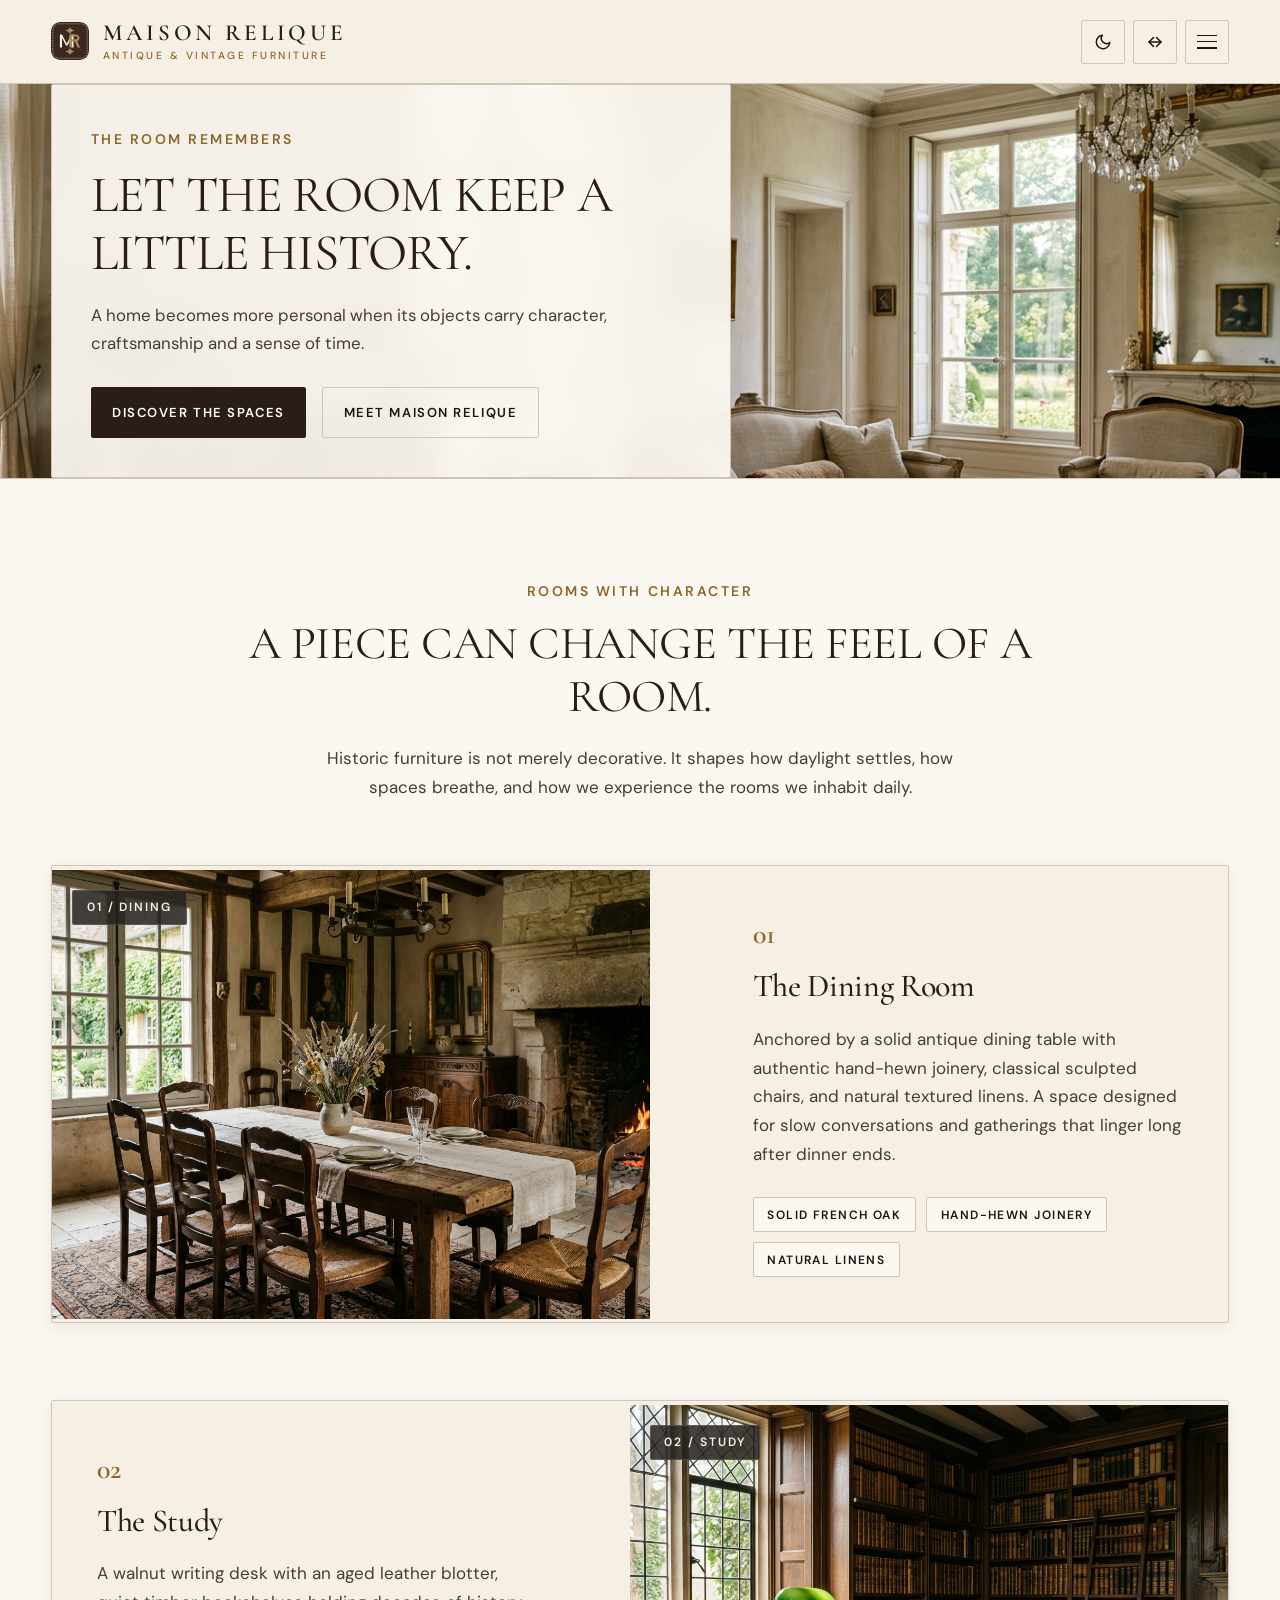
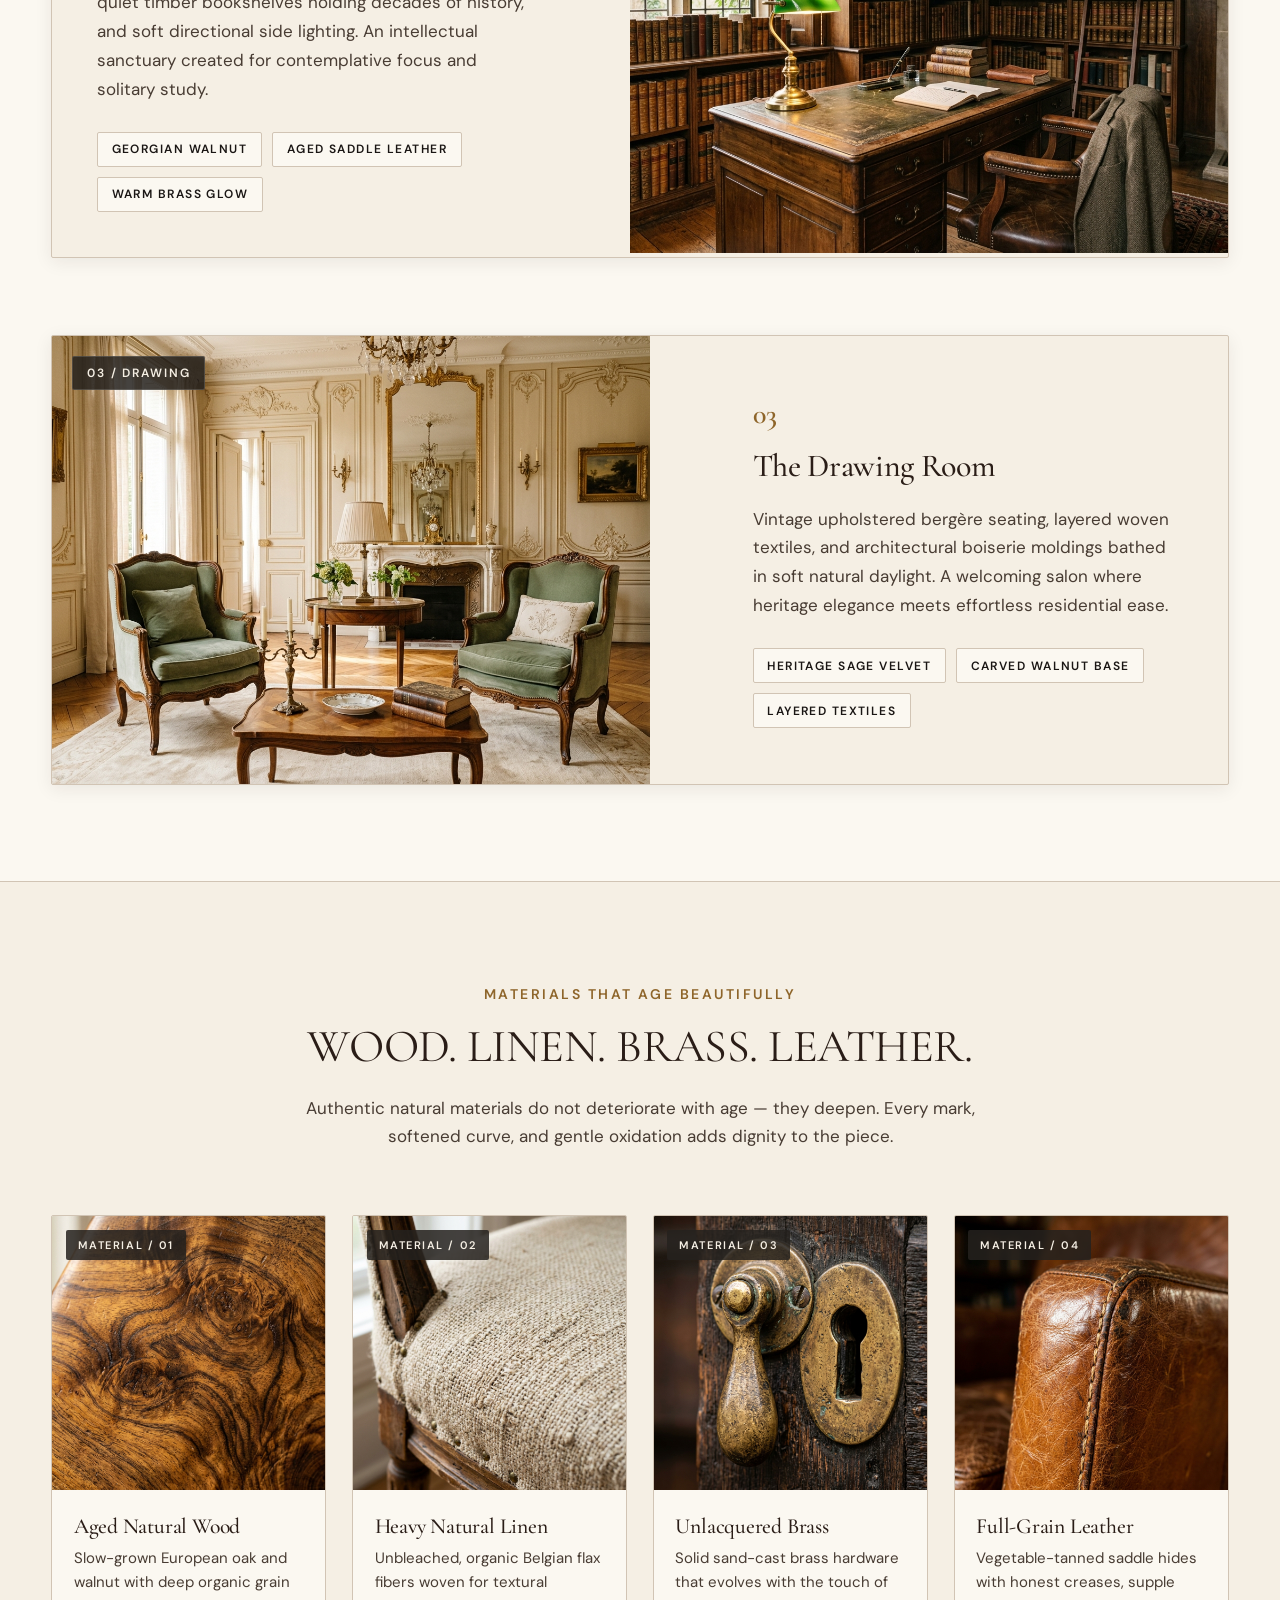
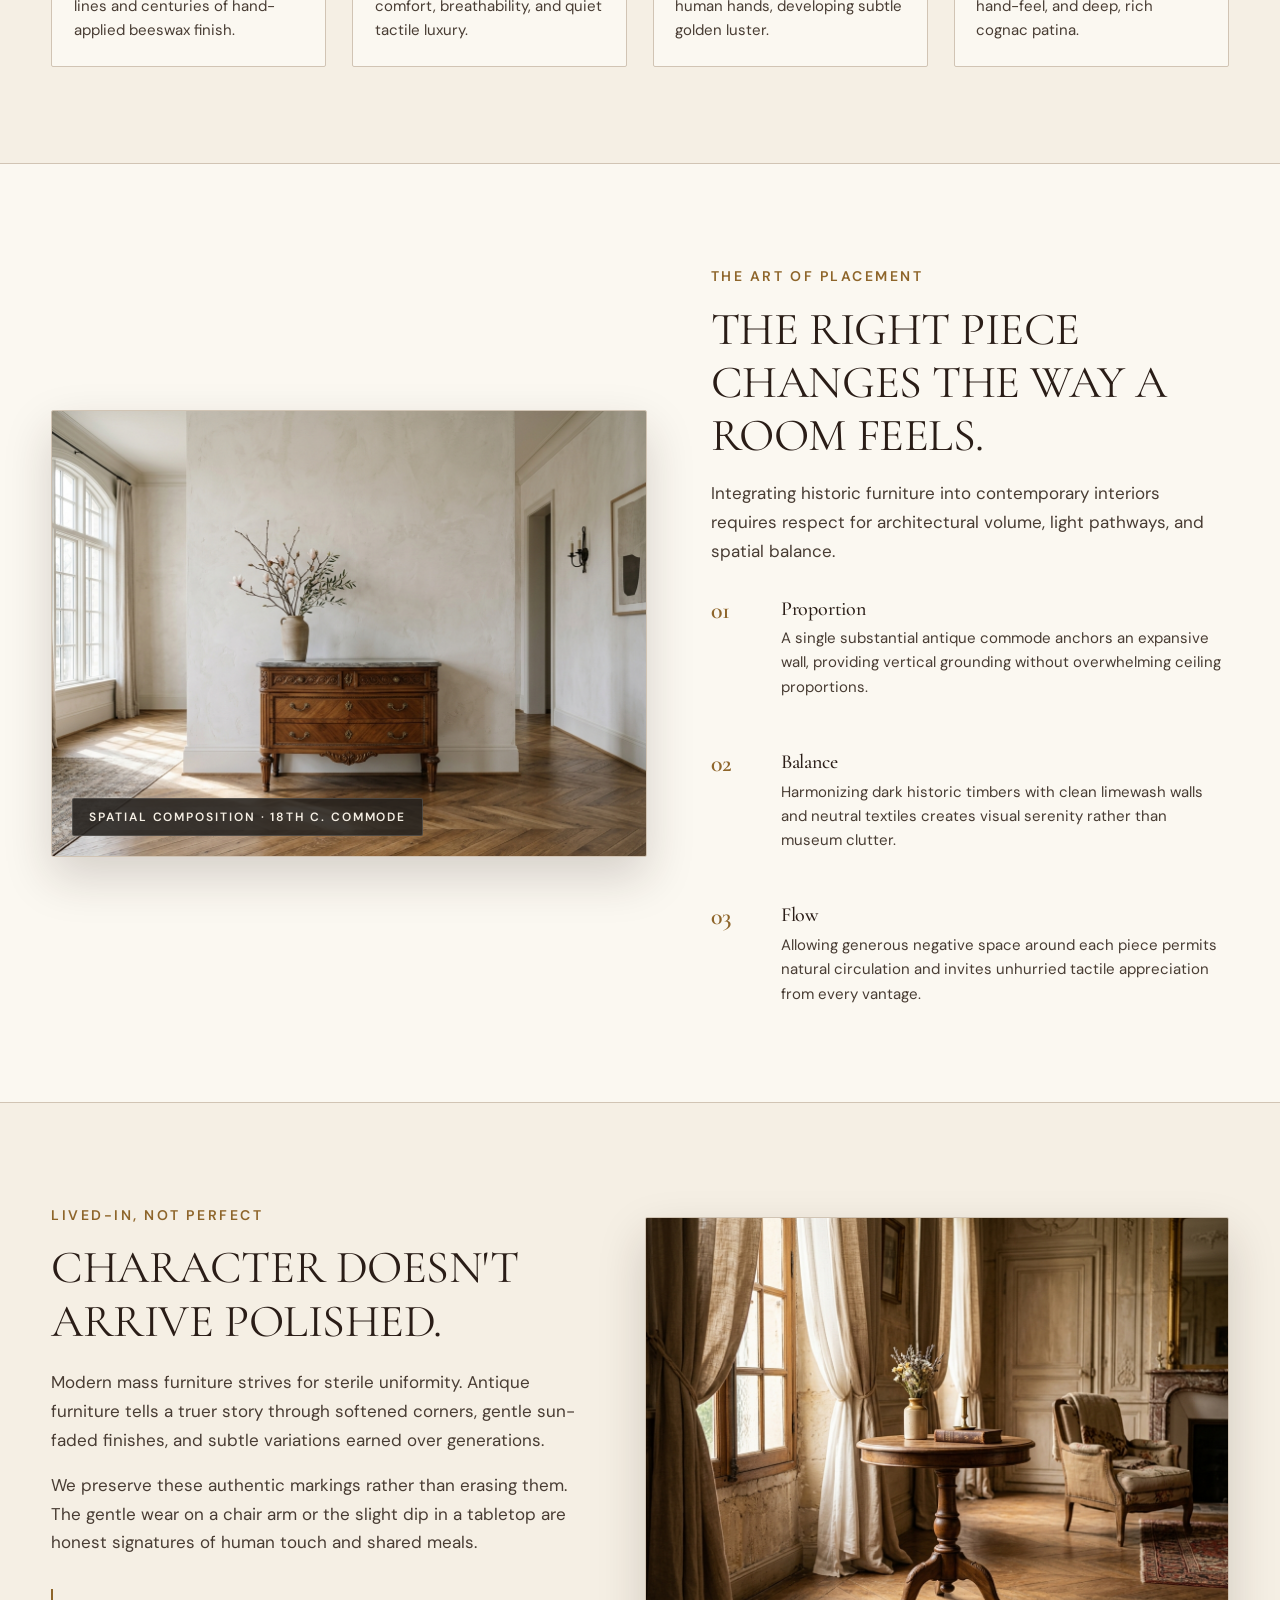
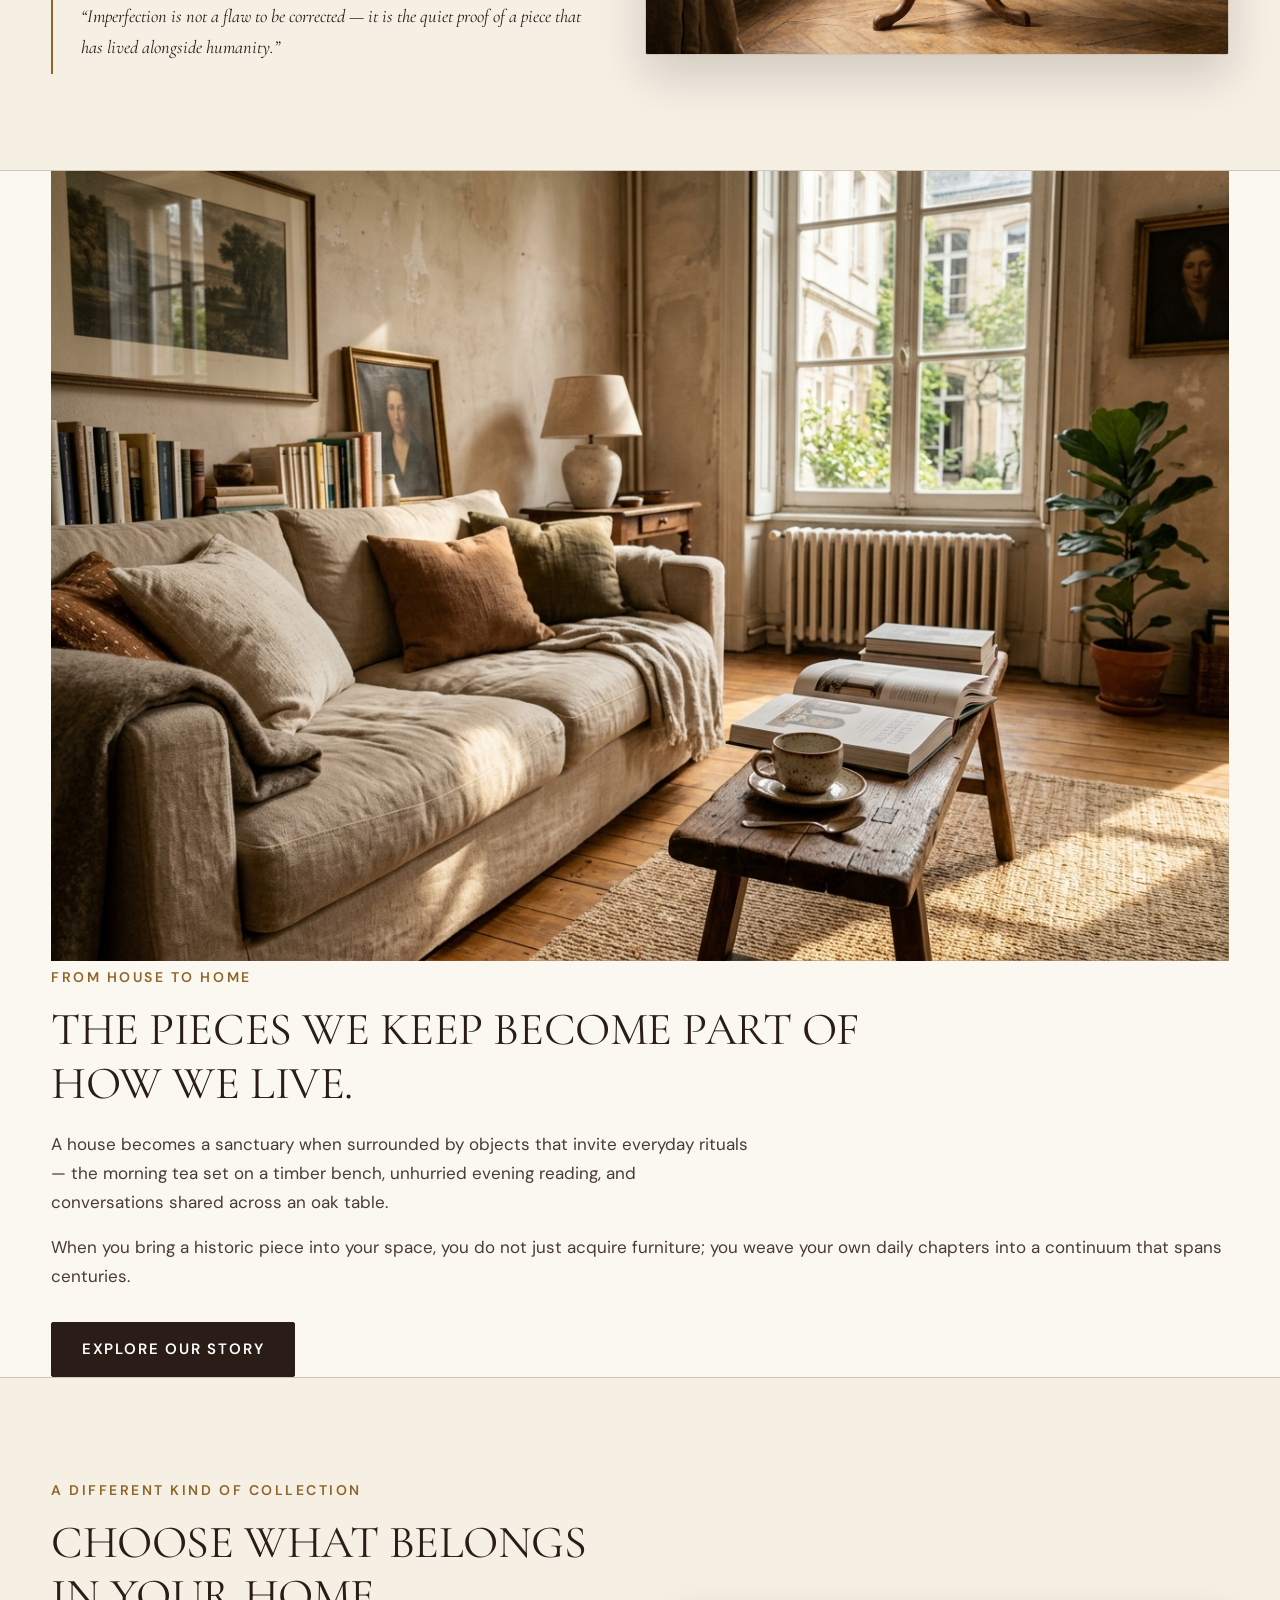
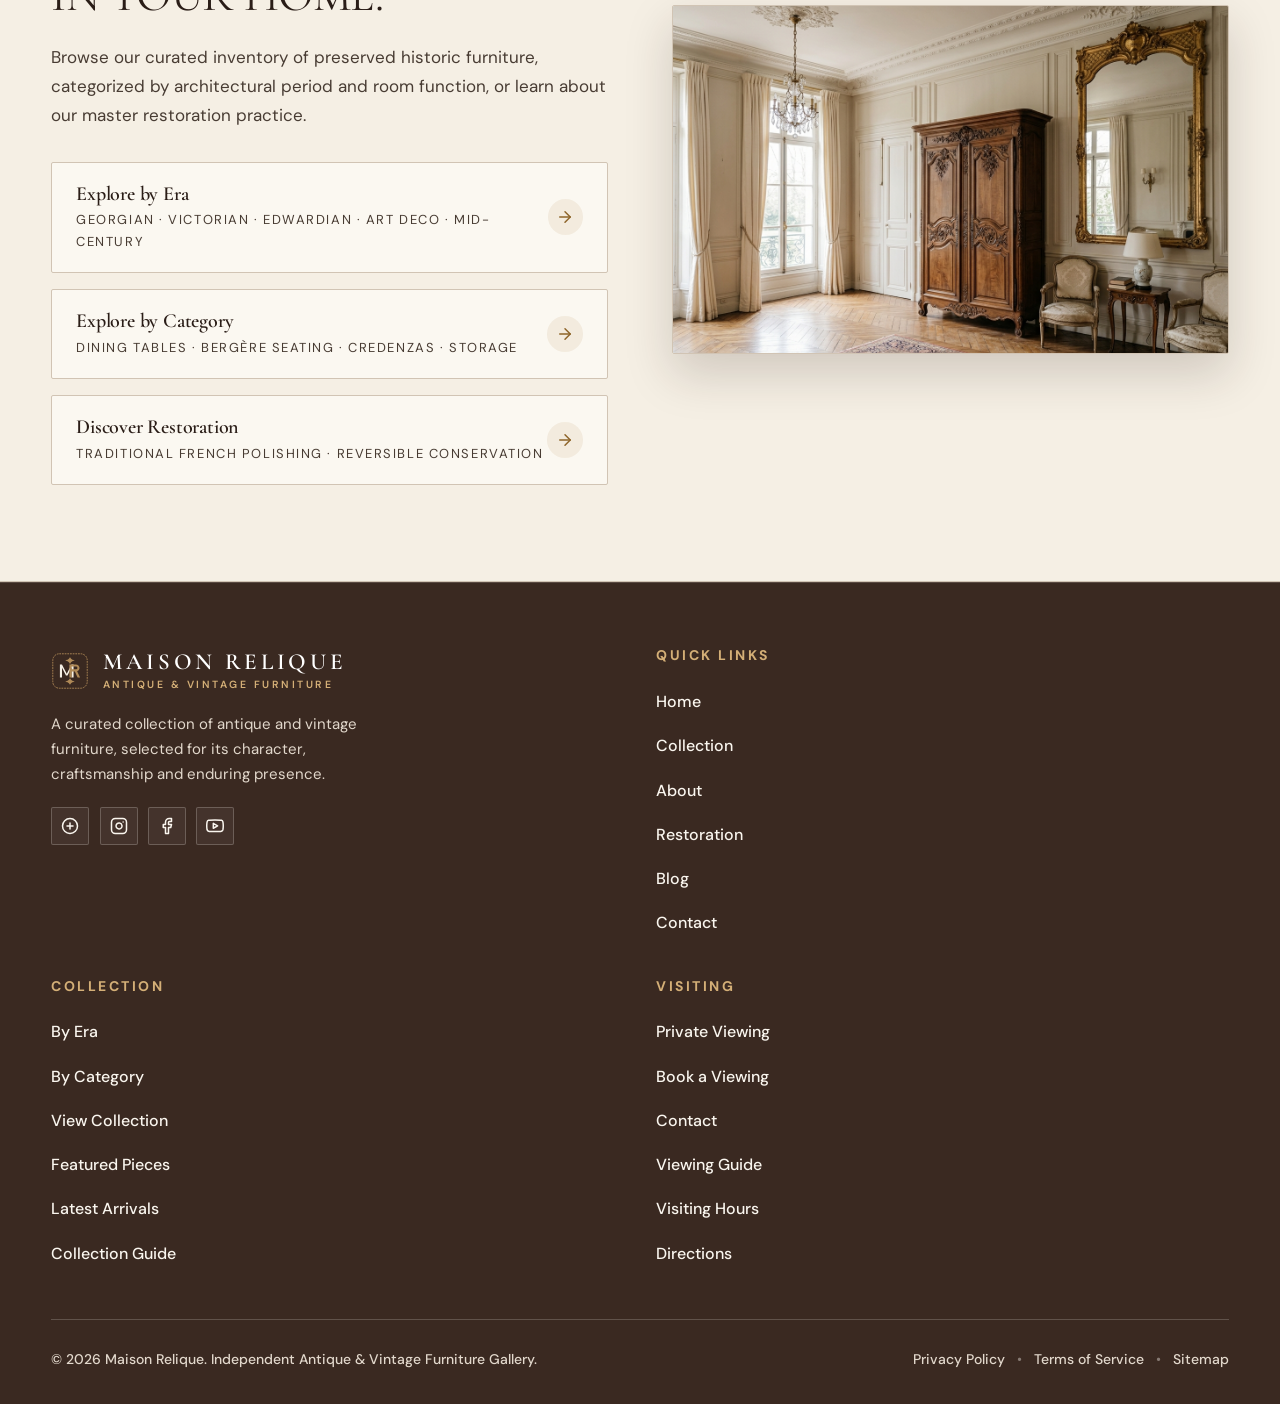
<file: home2.html>
<!DOCTYPE html>
<html lang="en" dir="ltr">
<head>
  <meta charset="UTF-8">
  <meta name="viewport" content="width=device-width, initial-scale=1.0">
  <title>The Art of Living with History — MAISON RELIQUE</title>
  <meta name="description" content="Explore Maison Relique's residential editorial perspective. Discover how historic antique and vintage furniture creates personal, lived-in homes rich in character.">

  <!-- Favicon -->
  <link rel="icon" type="image/svg+xml" href="assets/icons/favicon.svg">

  <!-- Google Fonts: Cormorant Garamond (Editorial Serif) & DM Sans (Modern Body) -->
  <link rel="preconnect" href="https://fonts.googleapis.com">
  <link rel="preconnect" href="https://fonts.gstatic.com" crossorigin>
  <link href="https://fonts.googleapis.com/css2?family=Cormorant+Garamond:ital,wght@0,300;0,400;0,500;0,600;0,700;1,400;1,600&family=DM+Sans:ital,opsz,wght@0,9..40,300;0,9..40,400;0,9..40,500;0,9..40,600;0,9..40,700;1,9..40,400&display=swap" rel="stylesheet">

  <!-- Main Stylesheet -->
  <link rel="stylesheet" href="assets/css/style.css">
</head>
<body>

  <!-- ============================================================
       GLOBAL NAVBAR (DESKTOP, TABLET & MOBILE)
       ============================================================ -->
  <header class="site-header" id="site-header">
    <div class="container header-inner">
      
      <!-- Brand Logo with MR Monogram -->
      <a href="index.html" class="brand-logo" aria-label="Maison Relique Homepage">
        <span class="brand-monogram" aria-hidden="true">
          <svg class="monogram-svg" width="38" height="38" viewBox="0 0 64 64" fill="none" xmlns="http://www.w3.org/2000/svg">
            <rect width="64" height="64" rx="14" fill="#3A2921" class="monogram-bg"/>
            <rect x="3" y="3" width="58" height="58" rx="11" fill="none" stroke="#B08A57" stroke-width="1.5" stroke-dasharray="3 1.5"/>
            <path d="M32 9 C30 13 26 14 24 14 C26 15 30 16 32 20 C34 16 38 15 40 14 C38 14 34 13 32 9 Z" fill="#B08A57"/>
            <path d="M32 55 C30 51 26 50 24 50 C26 49 30 48 32 44 C34 48 38 49 40 50 C38 50 34 51 32 55 Z" fill="#B08A57"/>
            <g>
              <path d="M15 43 L15 21 L18.5 21 L26.5 36.5 L34.5 21 L38 21 L38 43 L34.5 43 L34.5 26.5 L27.8 39.5 L25.2 39.5 L18.5 26.5 L18.5 43 Z" fill="#F5EFE4"/>
              <path d="M31 43 L31 21 L41.5 21 C45.5 21 48 23.5 48 27 C48 29.5 46.5 31.5 44 32.5 L49 43 L44.8 43 L40.2 33 L34.8 33 L34.8 43 Z M34.8 29.2 L41.2 29.2 C43.2 29.2 44.5 28.2 44.5 26.8 C44.5 25.4 43.2 24.5 41.2 24.5 L34.8 24.5 Z" fill="#B08A57"/>
            </g>
          </svg>
        </span>
        <span class="brand-text-group">
          <span class="brand-title">Maison Relique</span>
          <span class="brand-subtitle">Antique &amp; Vintage Furniture</span>
        </span>
      </a>

      <!-- Desktop Navigation (1281px+) -->
      <nav class="desktop-nav" aria-label="Primary Navigation">
        
        <!-- Home Dropdown -->
        <div class="nav-dropdown-wrapper">
          <button type="button" class="dropdown-toggle nav-link active" id="homeDropdownBtn" aria-haspopup="true" aria-expanded="false">
            <span>Home</span>
            <svg class="dropdown-arrow" width="12" height="12" viewBox="0 0 24 24" fill="none" stroke="currentColor" stroke-width="2" stroke-linecap="round" stroke-linejoin="round" aria-hidden="true"><polyline points="6 9 12 15 18 9"></polyline></svg>
          </button>
          <div class="dropdown-menu" role="menu" aria-labelledby="homeDropdownBtn">
            <a href="index.html" class="dropdown-item" role="menuitem">Home 1</a>
            <a href="home2.html" class="dropdown-item active" role="menuitem">Home 2</a>
          </div>
        </div>
        
        <!-- Direct Menu Links (Full Navigation) -->
        <a href="our-story.html" class="nav-link">About</a>
        <a href="products.html" class="nav-link">Products</a>
        <a href="journal.html" class="nav-link">Gallery</a>
        <a href="blog.html" class="nav-link">Blog</a>
        <a href="contact.html" class="nav-link">Contact</a>
      </nav>

      <!-- Action Controls (Theme, RTL, Login, Hamburger) -->
      <div class="header-actions">
        <!-- Theme Toggle Button -->
        <button type="button" class="icon-btn theme-toggle-btn" aria-label="Toggle Dark / Light Theme" title="Toggle Theme">
          <svg class="icon-moon" width="18" height="18" viewBox="0 0 24 24" fill="none" stroke="currentColor" stroke-width="2" stroke-linecap="round" stroke-linejoin="round" aria-hidden="true"><path d="M21 12.79A9 9 0 1 1 11.21 3 7 7 0 0 0 21 12.79z"></path></svg>
          <svg class="icon-sun" width="18" height="18" viewBox="0 0 24 24" fill="none" stroke="currentColor" stroke-width="2" stroke-linecap="round" stroke-linejoin="round" aria-hidden="true" style="display: none;"><circle cx="12" cy="12" r="5"></circle><line x1="12" y1="1" x2="12" y2="3"></line><line x1="12" y1="21" x2="12" y2="23"></line><line x1="4.22" y1="4.22" x2="5.64" y2="5.64"></line><line x1="18.36" y1="18.36" x2="19.78" y2="19.78"></line><line x1="1" y1="12" x2="3" y2="12"></line><line x1="21" y1="12" x2="23" y2="12"></line><line x1="4.22" y1="19.78" x2="5.64" y2="18.36"></line><line x1="18.36" y1="5.64" x2="19.78" y2="4.22"></line></svg>
        </button>

        <!-- RTL / LTR Toggle Button -->
        <button type="button" class="icon-btn rtl-toggle-btn" aria-label="Toggle Text Direction (RTL/LTR)" title="Toggle Direction">
          <svg width="18" height="18" viewBox="0 0 24 24" fill="none" stroke="currentColor" stroke-width="2" stroke-linecap="round" stroke-linejoin="round" aria-hidden="true"><path d="M4 12h16"></path><path d="M14 6l6 6-6 6"></path><path d="M10 18l-6-6 6-6"></path></svg>
        </button>

        <!-- Client Login Button (1281px+) -->
        <button type="button" class="btn btn-outline nav-login-btn" data-action="open-login-modal">Login</button>

        <!-- Desktop Book a Viewing CTA Button (1281px+) -->
        <a href="contact.html#enquiry" class="btn btn-primary nav-cta-btn">Book a Viewing</a>

        <!-- Hamburger Menu Button -->
        <button type="button" class="hamburger-btn" id="hamburger-btn" aria-label="Toggle Navigation Menu" aria-expanded="false" aria-controls="mobile-drawer">
          <span class="hamburger-icon">
            <span class="hamburger-line"></span>
            <span class="hamburger-line"></span>
            <span class="hamburger-line"></span>
          </span>
        </button>
      </div>

    </div>
  </header>

  <!-- ============================================================
       MOBILE & TABLET DRAWER NAVIGATION (USER GLOBAL RULE)
       ============================================================ -->
  <div class="drawer-backdrop" id="drawer-backdrop" aria-hidden="true"></div>

  <nav class="mobile-drawer" id="mobile-drawer" aria-label="Mobile and Tablet Navigation">
    <div class="drawer-header">
      <a href="index.html" class="brand-logo" aria-label="Maison Relique">
        <span class="brand-monogram" aria-hidden="true">
          <svg class="monogram-svg" width="32" height="32" viewBox="0 0 64 64" fill="none" xmlns="http://www.w3.org/2000/svg">
            <rect width="64" height="64" rx="14" fill="#3A2921" class="monogram-bg"/>
            <rect x="3" y="3" width="58" height="58" rx="11" fill="none" stroke="#B08A57" stroke-width="1.5" stroke-dasharray="3 1.5"/>
            <g>
              <path d="M15 43 L15 21 L18.5 21 L26.5 36.5 L34.5 21 L38 21 L38 43 L34.5 43 L34.5 26.5 L27.8 39.5 L25.2 39.5 L18.5 26.5 L18.5 43 Z" fill="#F5EFE4"/>
              <path d="M31 43 L31 21 L41.5 21 C45.5 21 48 23.5 48 27 C48 29.5 46.5 31.5 44 32.5 L49 43 L44.8 43 L40.2 33 L34.8 33 L34.8 43 Z M34.8 29.2 L41.2 29.2 C43.2 29.2 44.5 28.2 44.5 26.8 C44.5 25.4 43.2 24.5 41.2 24.5 L34.8 24.5 Z" fill="#B08A57"/>
            </g>
          </svg>
        </span>
        <span class="brand-text-group">
          <span class="brand-title">Maison Relique</span>
          <span class="brand-subtitle">Antique &amp; Vintage Furniture</span>
        </span>
      </a>
      <button type="button" class="icon-btn" id="drawer-close-btn" aria-label="Close navigation menu">
        <svg width="20" height="20" viewBox="0 0 24 24" fill="none" stroke="currentColor" stroke-width="2" stroke-linecap="round" stroke-linejoin="round" aria-hidden="true"><line x1="18" y1="6" x2="6" y2="18"></line><line x1="6" y1="6" x2="18" y2="18"></line></svg>
      </button>
    </div>

    <div class="drawer-body">
      <ul class="drawer-nav-list">
        <!-- Home Submenu -->
        <li class="drawer-nav-item">
          <button type="button" class="drawer-nav-link drawer-submenu-toggle expanded" aria-expanded="true">
            <span>Home</span>
            <svg width="14" height="14" viewBox="0 0 24 24" fill="none" stroke="currentColor" stroke-width="2" stroke-linecap="round" stroke-linejoin="round" aria-hidden="true"><polyline points="6 9 12 15 18 9"></polyline></svg>
          </button>
          <div class="drawer-submenu open">
            <a href="index.html" class="drawer-sublink">Home 1</a>
            <a href="home2.html" class="drawer-sublink active">Home 2</a>
          </div>
        </li>

        <li class="drawer-nav-item">
          <a href="our-story.html" class="drawer-nav-link">About</a>
        </li>
        <li class="drawer-nav-item">
          <a href="products.html" class="drawer-nav-link">Products</a>
        </li>
        <li class="drawer-nav-item">
          <a href="collection.html#category-index" class="drawer-nav-link">Categories</a>
        </li>
        <li class="drawer-nav-item">
          <a href="collection.html#era-index" class="drawer-nav-link">Brands &amp; Eras</a>
        </li>
        <li class="drawer-nav-item">
          <a href="products.html#selection" class="drawer-nav-link">Deals &amp; Curated</a>
        </li>
        <li class="drawer-nav-item">
          <a href="products.html#between" class="drawer-nav-link">Accessories &amp; Accent Pieces</a>
        </li>
        <li class="drawer-nav-item">
          <a href="journal.html" class="drawer-nav-link">Gallery</a>
        </li>
        <li class="drawer-nav-item">
          <a href="blog.html" class="drawer-nav-link">Blog</a>
        </li>
        <li class="drawer-nav-item">
          <a href="contact.html" class="drawer-nav-link">Contact</a>
        </li>
      </ul>

      <!-- Controls in Drawer -->
      <div class="drawer-controls">
        <button type="button" class="drawer-control-btn theme-toggle-btn" aria-label="Toggle Dark / Light Theme">
          <svg class="icon-moon" width="16" height="16" viewBox="0 0 24 24" fill="none" stroke="currentColor" stroke-width="2" stroke-linecap="round" stroke-linejoin="round" aria-hidden="true"><path d="M21 12.79A9 9 0 1 1 11.21 3 7 7 0 0 0 21 12.79z"></path></svg>
          <svg class="icon-sun" width="16" height="16" viewBox="0 0 24 24" fill="none" stroke="currentColor" stroke-width="2" stroke-linecap="round" stroke-linejoin="round" aria-hidden="true" style="display: none;"><circle cx="12" cy="12" r="5"></circle><line x1="12" y1="1" x2="12" y2="3"></line><line x1="12" y1="21" x2="12" y2="23"></line><line x1="4.22" y1="4.22" x2="5.64" y2="5.64"></line><line x1="18.36" y1="18.36" x2="19.78" y2="19.78"></line><line x1="1" y1="12" x2="3" y2="12"></line><line x1="21" y1="12" x2="23" y2="12"></line><line x1="4.22" y1="19.78" x2="5.64" y2="18.36"></line><line x1="18.36" y1="5.64" x2="19.78" y2="4.22"></line></svg>
          <span class="theme-btn-label">Dark Mode</span>
        </button>

        <button type="button" class="drawer-control-btn rtl-toggle-btn" aria-label="Toggle Direction">
          <svg width="16" height="16" viewBox="0 0 24 24" fill="none" stroke="currentColor" stroke-width="2" stroke-linecap="round" stroke-linejoin="round" aria-hidden="true"><path d="M4 12h16"></path><path d="M14 6l6 6-6 6"></path><path d="M10 18l-6-6 6-6"></path></svg>
          <span class="rtl-btn-label">RTL View</span>
        </button>
      </div>

      <!-- Drawer CTAs (User Global Rule: Login Button) -->
      <div class="drawer-actions">
        <button type="button" class="btn btn-outline nav-login-btn" data-action="open-login-modal" style="width: 100%; justify-content: center;">Client Login</button>
        <a href="contact.html#enquiry" class="btn btn-primary" style="width: 100%; justify-content: center;">Book a Viewing</a>
      </div>
    </div>
  </nav>

  <main id="main-content">

    <!-- ============================================================
         SECTION 1 — THE ROOM REMEMBERS (ARCHITECTURAL EDITORIAL HERO)
         ============================================================ -->
    <section class="home2-hero" id="hero">
      <div class="container home2-hero-container">
        
        <div class="home2-hero-composition">
          <div class="home2-hero-img-wrap">
            <img src="assets/images/home2/home2-hero.jpg" alt="Atmospheric European historic interior with natural morning light illuminating antique walnut credenza and linen seating" width="1600" height="900" fetchpriority="high" loading="eager">
          </div>
          
          <!-- Overlapping Architectural Editorial Card -->
          <div class="home2-hero-card">
            <span class="eyebrow">The Room Remembers</span>
            <h1 class="heading-xl home2-hero-headline">
              Let the room keep a little history.
            </h1>
            <p class="body-lead home2-hero-desc">
              A home becomes more personal when its objects carry character, craftsmanship and a sense of time.
            </p>
            <div class="hero-ctas">
              <a href="#rooms" class="btn btn-primary">Discover the Spaces</a>
              <a href="our-story.html" class="btn btn-secondary">Meet Maison Relique</a>
            </div>
          </div>
        </div>

      </div>
    </section>

    <!-- ============================================================
         SECTION 2 — ROOMS WITH CHARACTER (EDITORIAL EXPERIENCES)
         ============================================================ -->
    <section class="home2-rooms-section section-padding" id="rooms">
      <div class="container">
        
        <div class="section-header text-center">
          <span class="eyebrow">Rooms with Character</span>
          <h2 class="heading-lg">A Piece Can Change the Feel of a Room.</h2>
          <p class="body-lead" style="margin: 1.25rem auto 0; max-width: 660px;">
            Historic furniture is not merely decorative. It shapes how daylight settles, how spaces breathe, and how we experience the rooms we inhabit daily.
          </p>
        </div>

        <div class="rooms-experience-list">
          
          <!-- Experience 01: The Dining Room -->
          <article class="room-experience-card">
            <div class="room-card-media">
              <img src="assets/images/home2/room-dining.jpg" alt="Heritage dining room featuring a solid antique French oak table, classic chairs, and soft natural daylight" width="1200" height="800" loading="lazy">
              <span class="room-tag">01 / Dining</span>
            </div>
            <div class="room-card-content">
              <span class="room-number">01</span>
              <h3 class="heading-md">The Dining Room</h3>
              <p>
                Anchored by a solid antique dining table with authentic hand-hewn joinery, classical sculpted chairs, and natural textured linens. A space designed for slow conversations and gatherings that linger long after dinner ends.
              </p>
              <div class="room-highlights">
                <span class="highlight-pill">Solid French Oak</span>
                <span class="highlight-pill">Hand-Hewn Joinery</span>
                <span class="highlight-pill">Natural Linens</span>
              </div>
            </div>
          </article>

          <!-- Experience 02: The Study (Reversed) -->
          <article class="room-experience-card reverse">
            <div class="room-card-media">
              <img src="assets/images/home2/room-study.jpg" alt="Quiet historic study with an antique walnut writing desk, floor-to-ceiling books, and atmospheric warm lamp light" width="1200" height="800" loading="lazy">
              <span class="room-tag">02 / Study</span>
            </div>
            <div class="room-card-content">
              <span class="room-number">02</span>
              <h3 class="heading-md">The Study</h3>
              <p>
                A walnut writing desk with an aged leather blotter, quiet timber bookshelves holding decades of history, and soft directional side lighting. An intellectual sanctuary created for contemplative focus and solitary study.
              </p>
              <div class="room-highlights">
                <span class="highlight-pill">Georgian Walnut</span>
                <span class="highlight-pill">Aged Saddle Leather</span>
                <span class="highlight-pill">Warm Brass Glow</span>
              </div>
            </div>
          </article>

          <!-- Experience 03: The Drawing Room -->
          <article class="room-experience-card">
            <div class="room-card-media">
              <img src="assets/images/home2/room-drawing.jpg" alt="Refined drawing room salon with heritage sage velvet seating, antique coffee table, and soft diffused daylight" width="1200" height="800" loading="lazy">
              <span class="room-tag">03 / Drawing</span>
            </div>
            <div class="room-card-content">
              <span class="room-number">03</span>
              <h3 class="heading-md">The Drawing Room</h3>
              <p>
                Vintage upholstered bergère seating, layered woven textiles, and architectural boiserie moldings bathed in soft natural daylight. A welcoming salon where heritage elegance meets effortless residential ease.
              </p>
              <div class="room-highlights">
                <span class="highlight-pill">Heritage Sage Velvet</span>
                <span class="highlight-pill">Carved Walnut Base</span>
                <span class="highlight-pill">Layered Textiles</span>
              </div>
            </div>
          </article>

        </div>

      </div>
    </section>

    <!-- ============================================================
         SECTION 3 — MATERIALS THAT AGE BEAUTIFULLY
         ============================================================ -->
    <section class="home2-materials-section section-padding" id="materials">
      <div class="container">
        
        <div class="section-header text-center">
          <span class="eyebrow">Materials That Age Beautifully</span>
          <h2 class="heading-lg">Wood. Linen. Brass. Leather.</h2>
          <p class="body-lead" style="margin: 1.25rem auto 0; max-width: 680px;">
            Authentic natural materials do not deteriorate with age — they deepen. Every mark, softened curve, and gentle oxidation adds dignity to the piece.
          </p>
        </div>

        <div class="materials-editorial-grid">
          
          <!-- Material 01: Wood -->
          <div class="material-card">
            <div class="material-img-wrap">
              <img src="assets/images/home2/material-wood.jpg" alt="Tactile macro detail of aged solid walnut wood grain with hand-finished beeswax patina" width="800" height="800" loading="lazy">
              <span class="material-badge">Material / 01</span>
            </div>
            <div class="material-card-body">
              <h3 class="material-card-title">Aged Natural Wood</h3>
              <p class="material-card-desc">
                Slow-grown European oak and walnut with deep organic grain lines and centuries of hand-applied beeswax finish.
              </p>
            </div>
          </div>

          <!-- Material 02: Linen -->
          <div class="material-card">
            <div class="material-img-wrap">
              <img src="assets/images/home2/material-linen.jpg" alt="Close-up woven texture of natural unbleached Belgian linen upholstery fabric on antique furniture" width="800" height="800" loading="lazy">
              <span class="material-badge">Material / 02</span>
            </div>
            <div class="material-card-body">
              <h3 class="material-card-title">Heavy Natural Linen</h3>
              <p class="material-card-desc">
                Unbleached, organic Belgian flax fibers woven for textural comfort, breathability, and quiet tactile luxury.
              </p>
            </div>
          </div>

          <!-- Material 03: Brass -->
          <div class="material-card">
            <div class="material-img-wrap">
              <img src="assets/images/home2/material-brass.jpg" alt="Detail of antique solid brass keyplate and drawer hardware with natural warm patina" width="800" height="800" loading="lazy">
              <span class="material-badge">Material / 03</span>
            </div>
            <div class="material-card-body">
              <h3 class="material-card-title">Unlacquered Brass</h3>
              <p class="material-card-desc">
                Solid sand-cast brass hardware that evolves with the touch of human hands, developing subtle golden luster.
              </p>
            </div>
          </div>

          <!-- Material 04: Leather -->
          <div class="material-card">
            <div class="material-img-wrap">
              <img src="assets/images/home2/material-leather.jpg" alt="Close-up detail of aged cognac saddle leather upholstery with fine creases and hand-stitched seams" width="800" height="800" loading="lazy">
              <span class="material-badge">Material / 04</span>
            </div>
            <div class="material-card-body">
              <h3 class="material-card-title">Full-Grain Leather</h3>
              <p class="material-card-desc">
                Vegetable-tanned saddle hides with honest creases, supple hand-feel, and deep, rich cognac patina.
              </p>
            </div>
          </div>

        </div>

      </div>
    </section>

    <!-- ============================================================
         SECTION 4 — THE ART OF PLACEMENT (ARCHITECTURAL PRINCIPLES)
         ============================================================ -->
    <section class="home2-placement-section section-padding" id="placement">
      <div class="container">
        
        <div class="placement-grid">
          
          <!-- Architectural Image Composition -->
          <div class="placement-media-wrap">
            <img src="assets/images/home2/placement.jpg" alt="Spacious architectural interior showcasing antique Louis XVI commode chest balanced by generous negative space" width="1200" height="900" loading="lazy">
            <div class="placement-floating-pill">
              <span>Spatial Composition · 18th C. Commode</span>
            </div>
          </div>

          <!-- Architectural Principles Content -->
          <div class="placement-content">
            <span class="eyebrow">The Art of Placement</span>
            <h2 class="heading-lg">The Right Piece Changes the Way a Room Feels.</h2>
            <p class="body-lead" style="margin-top: 1rem;">
              Integrating historic furniture into contemporary interiors requires respect for architectural volume, light pathways, and spatial balance.
            </p>

            <div class="placement-principles-list">
              
              <!-- Principle 01 -->
              <div class="placement-principle-item">
                <span class="principle-num">01</span>
                <div class="principle-content">
                  <h4>Proportion</h4>
                  <p>
                    A single substantial antique commode anchors an expansive wall, providing vertical grounding without overwhelming ceiling proportions.
                  </p>
                </div>
              </div>

              <!-- Principle 02 -->
              <div class="placement-principle-item">
                <span class="principle-num">02</span>
                <div class="principle-content">
                  <h4>Balance</h4>
                  <p>
                    Harmonizing dark historic timbers with clean limewash walls and neutral textiles creates visual serenity rather than museum clutter.
                  </p>
                </div>
              </div>

              <!-- Principle 03 -->
              <div class="placement-principle-item">
                <span class="principle-num">03</span>
                <div class="principle-content">
                  <h4>Flow</h4>
                  <p>
                    Allowing generous negative space around each piece permits natural circulation and invites unhurried tactile appreciation from every vantage.
                  </p>
                </div>
              </div>

            </div>
          </div>

        </div>

      </div>
    </section>

    <!-- ============================================================
         SECTION 5 — LIVED-IN, NOT PERFECT (CELEBRATING PATINA)
         ============================================================ -->
    <section class="home2-patina-section section-padding" id="patina">
      <div class="container">
        
        <div class="patina-card-layout">
          
          <!-- Editorial Text Content -->
          <div class="patina-text-content">
            <span class="eyebrow">Lived-In, Not Perfect</span>
            <h2 class="heading-lg">Character Doesn't Arrive Polished.</h2>
            <p class="body-lead" style="margin-top: 1.25rem;">
              Modern mass furniture strives for sterile uniformity. Antique furniture tells a truer story through softened corners, gentle sun-faded finishes, and subtle variations earned over generations.
            </p>
            <p style="margin-top: 1rem; color: var(--text-muted); font-size: 1.0625rem; line-height: 1.7;">
              We preserve these authentic markings rather than erasing them. The gentle wear on a chair arm or the slight dip in a tabletop are honest signatures of human touch and shared meals.
            </p>

            <div class="patina-quote-box">
              &ldquo;Imperfection is not a flaw to be corrected — it is the quiet proof of a piece that has lived alongside humanity.&rdquo;
            </div>
          </div>

          <!-- Lived-in Residential Interior Image -->
          <div class="patina-media-box">
            <img src="assets/images/home2/patina.jpg" alt="Antique gueridon side table in a softly sunlit residential salon showcasing authentic faded wood patina" width="1200" height="900" loading="lazy">
          </div>

        </div>

      </div>
    </section>

    <!-- ============================================================
         SECTION 6 — FROM HOUSE TO HOME (LIFESTYLE & RITUALS)
         ============================================================ -->
    <section class="home2-lifestyle-section section-padding" id="lifestyle">
      <div class="container">
        
        <div class="lifestyle-editorial-box">
          
          <!-- Large Lifestyle Photography -->
          <div class="lifestyle-media-wrap">
            <img src="assets/images/home2/lifestyle.jpg" alt="Warm lived-in living room with comfortable linen sofa, open art books on low timber bench, and soft afternoon light" width="1200" height="800" loading="lazy">
          </div>

          <!-- Narrative Editorial Content -->
          <div class="lifestyle-content">
            <span class="eyebrow">From House to Home</span>
            <h2 class="heading-lg">The Pieces We Keep Become Part of How We Live.</h2>
            <p class="body-lead" style="margin-top: 1.25rem;">
              A house becomes a sanctuary when surrounded by objects that invite everyday rituals — the morning tea set on a timber bench, unhurried evening reading, and conversations shared across an oak table.
            </p>
            <p style="margin-top: 1rem; color: var(--text-muted); font-size: 1.0625rem; line-height: 1.7; margin-bottom: 2rem;">
              When you bring a historic piece into your space, you do not just acquire furniture; you weave your own daily chapters into a continuum that spans centuries.
            </p>
            <a href="our-story.html" class="btn btn-primary">Explore Our Story</a>
          </div>

        </div>

      </div>
    </section>

    <!-- ============================================================
         SECTION 7 — A DIFFERENT KIND OF COLLECTION (DISCOVERY CLOSING)
         ============================================================ -->
    <section class="home2-closing-section section-padding" id="closing">
      <div class="container">
        
        <div class="closing-editorial-layout">
          
          <!-- Left Closing Content & Navigation Cards -->
          <div class="closing-content">
            <span class="eyebrow">A Different Kind of Collection</span>
            <h2 class="heading-lg">Choose What Belongs in Your Home.</h2>
            <p class="body-lead" style="margin-top: 1.25rem;">
              Browse our curated inventory of preserved historic furniture, categorized by architectural period and room function, or learn about our master restoration practice.
            </p>

            <div class="closing-nav-cards">
              
              <!-- Nav Card A: Explore by Era -->
              <a href="collection.html#era-index" class="closing-nav-card">
                <div>
                  <h3 class="closing-nav-card-title">Explore by Era</h3>
                  <p class="closing-nav-card-sub">Georgian · Victorian · Edwardian · Art Deco · Mid-Century</p>
                </div>
                <span class="closing-arrow-circle" aria-hidden="true">
                  <svg class="rtl-mirror" width="18" height="18" viewBox="0 0 24 24" fill="none" stroke="currentColor" stroke-width="2" stroke-linecap="round" stroke-linejoin="round"><line x1="5" y1="12" x2="19" y2="12"></line><polyline points="12 5 19 12 12 19"></polyline></svg>
                </span>
              </a>

              <!-- Nav Card B: Explore by Category -->
              <a href="collection.html#category-index" class="closing-nav-card">
                <div>
                  <h3 class="closing-nav-card-title">Explore by Category</h3>
                  <p class="closing-nav-card-sub">Dining Tables · Bergère Seating · Credenzas · Storage</p>
                </div>
                <span class="closing-arrow-circle" aria-hidden="true">
                  <svg class="rtl-mirror" width="18" height="18" viewBox="0 0 24 24" fill="none" stroke="currentColor" stroke-width="2" stroke-linecap="round" stroke-linejoin="round"><line x1="5" y1="12" x2="19" y2="12"></line><polyline points="12 5 19 12 12 19"></polyline></svg>
                </span>
              </a>

              <!-- Nav Card C: Discover Restoration -->
              <a href="restoration.html" class="closing-nav-card">
                <div>
                  <h3 class="closing-nav-card-title">Discover Restoration</h3>
                  <p class="closing-nav-card-sub">Traditional French Polishing · Reversible Conservation</p>
                </div>
                <span class="closing-arrow-circle" aria-hidden="true">
                  <svg class="rtl-mirror" width="18" height="18" viewBox="0 0 24 24" fill="none" stroke="currentColor" stroke-width="2" stroke-linecap="round" stroke-linejoin="round"><line x1="5" y1="12" x2="19" y2="12"></line><polyline points="12 5 19 12 12 19"></polyline></svg>
                </span>
              </a>

            </div>
          </div>

          <!-- Right Closing Architectural Frame -->
          <div class="closing-media-frame">
            <img src="assets/images/home2/closing.jpg" alt="Architectural salon with antique French armoire and gilt mirror catching natural daylight" width="1200" height="800" loading="lazy">
          </div>

        </div>

      </div>
    </section>

  </main>

  <!-- ============================================================
       FINALIZED GLOBAL FOOTER (SAME SYSTEM ACROSS WEBSITE)
       ============================================================ -->
  <footer class="site-footer" id="site-footer">
    <div class="container">
      
      <!-- 4-Column Grid on Desktop / 2-Column on Tablet / 1-Column on Mobile -->
      <div class="footer-top">
        
        <!-- COLUMN 1 — BRAND -->
        <div class="footer-brand">
          <a href="index.html" class="brand-logo footer-brand-logo" aria-label="Maison Relique Homepage">
            <span class="brand-monogram" aria-hidden="true">
              <svg class="monogram-svg" width="38" height="38" viewBox="0 0 64 64" fill="none" xmlns="http://www.w3.org/2000/svg">
                <rect width="64" height="64" rx="14" fill="#3A2921" class="monogram-bg"/>
                <rect x="3" y="3" width="58" height="58" rx="11" fill="none" stroke="#B08A57" stroke-width="1.5" stroke-dasharray="3 1.5"/>
                <path d="M32 9 C30 13 26 14 24 14 C26 15 30 16 32 20 C34 16 38 15 40 14 C38 14 34 13 32 9 Z" fill="#B08A57"/>
                <path d="M32 55 C30 51 26 50 24 50 C26 49 30 48 32 44 C34 48 38 49 40 50 C38 50 34 51 32 55 Z" fill="#B08A57"/>
                <g>
                  <path d="M15 43 L15 21 L18.5 21 L26.5 36.5 L34.5 21 L38 21 L38 43 L34.5 43 L34.5 26.5 L27.8 39.5 L25.2 39.5 L18.5 26.5 L18.5 43 Z" fill="#F5EFE4"/>
                  <path d="M31 43 L31 21 L41.5 21 C45.5 21 48 23.5 48 27 C48 29.5 46.5 31.5 44 32.5 L49 43 L44.8 43 L40.2 33 L34.8 33 L34.8 43 Z M34.8 29.2 L41.2 29.2 C43.2 29.2 44.5 28.2 44.5 26.8 C44.5 25.4 43.2 24.5 41.2 24.5 L34.8 24.5 Z" fill="#B08A57"/>
                </g>
              </svg>
            </span>
            <span class="brand-text-group">
              <span class="brand-title">Maison Relique</span>
              <span class="brand-subtitle">Antique &amp; Vintage Furniture</span>
            </span>
          </a>
          <p class="footer-description">
            A curated collection of antique and vintage furniture, selected for its character, craftsmanship and enduring presence.
          </p>
          <div class="footer-social">
            <a href="https://pinterest.com" class="social-icon-btn" aria-label="Maison Relique on Pinterest" target="_blank" rel="noopener noreferrer">
              <svg width="18" height="18" viewBox="0 0 24 24" fill="none" stroke="currentColor" stroke-width="2" stroke-linecap="round" stroke-linejoin="round" aria-hidden="true"><line x1="12" y1="8" x2="12" y2="16"></line><line x1="8" y1="12" x2="16" y2="12"></line><circle cx="12" cy="12" r="10"></circle></svg>
            </a>
            <a href="https://instagram.com" class="social-icon-btn" aria-label="Maison Relique on Instagram" target="_blank" rel="noopener noreferrer">
              <svg width="18" height="18" viewBox="0 0 24 24" fill="none" stroke="currentColor" stroke-width="2" stroke-linecap="round" stroke-linejoin="round" aria-hidden="true"><rect x="2" y="2" width="20" height="20" rx="5" ry="5"></rect><path d="M16 11.37A4 4 0 1 1 12.63 8 4 4 0 0 1 16 11.37z"></path><line x1="17.5" y1="6.5" x2="17.51" y2="6.5"></line></svg>
            </a>
            <a href="https://facebook.com" class="social-icon-btn" aria-label="Maison Relique on Facebook" target="_blank" rel="noopener noreferrer">
              <svg width="18" height="18" viewBox="0 0 24 24" fill="none" stroke="currentColor" stroke-width="2" stroke-linecap="round" stroke-linejoin="round" aria-hidden="true"><path d="M18 2h-3a5 5 0 0 0-5 5v3H7v4h3v8h4v-8h3l1-4h-4V7a1 1 0 0 1 1-1h3z"></path></svg>
            </a>
            <a href="https://youtube.com" class="social-icon-btn" aria-label="Maison Relique on YouTube" target="_blank" rel="noopener noreferrer">
              <svg width="18" height="18" viewBox="0 0 24 24" fill="none" stroke="currentColor" stroke-width="2" stroke-linecap="round" stroke-linejoin="round" aria-hidden="true"><path d="M22.54 6.42a2.78 2.78 0 0 0-1.94-2C18.88 4 12 4 12 4s-6.88 0-8.6.46a2.78 2.78 0 0 0-1.94 2A29 29 0 0 0 1 11.75a29 29 0 0 0 .46 5.33A2.78 2.78 0 0 0 3.4 19c1.72.46 8.6.46 8.6.46s6.88 0 8.6-.46a2.78 2.78 0 0 0 1.94-2 29 29 0 0 0 .46-5.25 29 29 0 0 0-.46-5.33z"></path><polygon points="9.75 15.02 15.5 11.75 9.75 8.48 9.75 15.02"></polygon></svg>
            </a>
          </div>
        </div>

        <!-- COLUMN 2 — QUICK LINKS -->
        <div class="footer-col">
          <h4 class="footer-col-title">Quick Links</h4>
          <ul class="footer-links">
            <li><a href="index.html" class="footer-link">Home</a></li>
            <li><a href="collection.html" class="footer-link">Collection</a></li>
            <li><a href="our-story.html" class="footer-link">About</a></li>
            <li><a href="restoration.html" class="footer-link">Restoration</a></li>
            <li><a href="blog.html" class="footer-link">Blog</a></li>
            <li><a href="contact.html" class="footer-link">Contact</a></li>
          </ul>
        </div>

        <!-- COLUMN 3 — COLLECTION -->
        <div class="footer-col">
          <h4 class="footer-col-title">Collection</h4>
          <ul class="footer-links">
            <li><a href="collection.html#era-index" class="footer-link">By Era</a></li>
            <li><a href="collection.html#category-index" class="footer-link">By Category</a></li>
            <li><a href="collection.html" class="footer-link">View Collection</a></li>
            <li><a href="collection.html#selection" class="footer-link">Featured Pieces</a></li>
            <li><a href="collection.html#between" class="footer-link">Latest Arrivals</a></li>
            <li><a href="collection.html#scale-guide" class="footer-link">Collection Guide</a></li>
          </ul>
        </div>

                <!-- COLUMN 4 — VISITING -->
        <div class="footer-col">
          <h4 class="footer-col-title">Visiting</h4>
          <ul class="footer-links">
            <li><a href="contact.html#enquiry" class="footer-link">Private Viewing</a></li>
            <li><a href="contact.html#enquiry" class="footer-link">Book a Viewing</a></li>
            <li><a href="contact.html" class="footer-link">Contact</a></li>
            <li><a href="contact.html#plan-visit" class="footer-link">Viewing Guide</a></li>
            <li><a href="contact.html#plan-visit" class="footer-link">Visiting Hours</a></li>
            <li><a href="contact.html#plan-visit" class="footer-link">Directions</a></li>
          </ul>
        </div>

      </div>

      <!-- Footer Bottom Bar (Only ONE intentional secondary row) -->
      <div class="footer-bottom">
        <p class="footer-copyright">&copy; 2026 Maison Relique. Independent Antique &amp; Vintage Furniture Gallery.</p>
        <div class="footer-legal-links">
          <a href="#site-header" class="legal-link">Privacy Policy</a>
          <span class="legal-separator" aria-hidden="true">&bull;</span>
          <a href="#site-header" class="legal-link">Terms of Service</a>
          <span class="legal-separator" aria-hidden="true">&bull;</span>
          <a href="#site-header" class="legal-link">Sitemap</a>
        </div>
      </div>

    </div>
  </footer>

  <!-- ============================================================
       PRIVATE VIEWING BOOKING MODAL
       ============================================================ -->
  <div class="modal-backdrop" id="modal-backdrop" aria-hidden="true">
    <div class="modal-dialog" id="viewing-modal" role="dialog" aria-modal="true" aria-labelledby="modal-title">
      <div class="modal-header">
        <h3 id="modal-title" class="heading-md">Book a Private Viewing</h3>
        <button type="button" class="icon-btn" id="modal-close-btn" aria-label="Close booking modal">
          <svg width="20" height="20" viewBox="0 0 24 24" fill="none" stroke="currentColor" stroke-width="2" stroke-linecap="round" stroke-linejoin="round" aria-hidden="true"><line x1="18" y1="6" x2="6" y2="18"></line><line x1="6" y1="6" x2="18" y2="18"></line></svg>
        </button>
      </div>

      <div class="modal-body">
        <form id="viewing-booking-form">
          <p class="body-lead" style="margin-bottom: 1.5rem; font-size: 0.9375rem;">
            Experience our curated pieces in a quiet, unhurried gallery setting. Please share your preferences below.
          </p>

          <div class="form-group">
            <label for="viewing-name" class="form-label">Full Name</label>
            <input type="text" id="viewing-name" class="form-input" placeholder="e.g. Eleanor Vance" required>
          </div>

          <div class="form-group">
            <label for="viewing-era" class="form-label">Period or Piece of Interest</label>
            <select id="viewing-era" class="form-select">
              <option value="all">General Collection Viewing</option>
              <option value="georgian">Georgian (1714 – 1837)</option>
              <option value="victorian">Victorian (1837 – 1901)</option>
              <option value="edwardian">Edwardian (1901 – 1910)</option>
              <option value="art-deco">Art Deco (1920 – 1939)</option>
              <option value="mid-century">Mid-Century (1945 – 1970)</option>
              <option value="restoration">Restoration Consultation</option>
            </select>
          </div>

          <div class="form-group">
            <label for="viewing-notes" class="form-label">Viewing Notes &amp; Preferred Time</label>
            <textarea id="viewing-notes" class="form-textarea" rows="3" placeholder="Tell us if there is a specific piece you wish to inspect..."></textarea>
          </div>

          <button type="submit" class="btn btn-primary" style="width: 100%; margin-top: 0.5rem;">Request Appointment</button>
        </form>

        <div id="modal-success-state" style="display: none; text-align: center; padding: 2rem 1rem;">
          <div style="color: var(--color-secondary); margin-bottom: 1rem;">
            <svg width="48" height="48" viewBox="0 0 24 24" fill="none" stroke="currentColor" stroke-width="2" stroke-linecap="round" stroke-linejoin="round" style="margin: 0 auto;" aria-hidden="true"><path d="M22 11.08V12a10 10 0 1 1-5.93-9.14"></path><polyline points="22 4 12 14.01 9 11.01"></polyline></svg>
          </div>
          <h4 class="heading-md" style="margin-bottom: 0.5rem;">Viewing Request Received</h4>
          <p class="body-lead" style="font-size: 0.9375rem;">
            Thank you. We will prepare the gallery space for your visit and confirm your appointment shortly.
          </p>
        </div>
      </div>
    </div>
  </div>

  <!-- ============================================================
       CLIENT LOGIN / ACCOUNT MODAL (GLOBAL USER RULE)
       ============================================================ -->
  <div class="modal-backdrop" id="login-modal-backdrop" aria-hidden="true">
    <div class="modal-dialog" id="login-modal" role="dialog" aria-modal="true" aria-labelledby="login-modal-title">
      <div class="modal-header">
        <h3 id="login-modal-title" class="heading-md">Client Sign In</h3>
        <button type="button" class="icon-btn" id="login-modal-close-btn" aria-label="Close login modal">
          <svg width="20" height="20" viewBox="0 0 24 24" fill="none" stroke="currentColor" stroke-width="2" stroke-linecap="round" stroke-linejoin="round" aria-hidden="true"><line x1="18" y1="6" x2="6" y2="18"></line><line x1="6" y1="6" x2="18" y2="18"></line></svg>
        </button>
      </div>

      <div class="modal-body">
        <form id="login-form">
          <p class="body-lead" style="margin-bottom: 1.5rem; font-size: 0.9375rem;">
            Welcome back to Maison Relique. Access your saved pieces, curated collection notes, and private viewing history.
          </p>

          <div class="form-group">
            <label for="login-email" class="form-label">Email Address</label>
            <input type="email" id="login-email" class="form-input" placeholder="e.g. collector@maisonrelique.com" required autocomplete="email">
          </div>

          <div class="form-group">
            <div style="display: flex; justify-content: space-between; align-items: center; margin-bottom: 0.4rem;">
              <label for="login-password" class="form-label" style="margin-bottom: 0;">Password</label>
              <a href="#" class="form-helper-link" style="font-size: 0.8125rem; color: var(--color-secondary);">Forgot password?</a>
            </div>
            <input type="password" id="login-password" class="form-input" placeholder="••••••••" required autocomplete="current-password">
          </div>

          <div class="form-group" style="display: flex; align-items: center; gap: 0.5rem; margin-top: 0.5rem;">
            <input type="checkbox" id="login-remember" style="accent-color: var(--color-secondary); width: 16px; height: 16px; cursor: pointer;">
            <label for="login-remember" style="font-size: 0.875rem; color: var(--text-muted); cursor: pointer; user-select: none;">Remember this device</label>
          </div>

          <button type="submit" class="btn btn-primary" style="width: 100%; margin-top: 1rem;">Sign In to Account</button>

          <div style="text-align: center; margin-top: 1.25rem; padding-top: 1rem; border-top: 1px dashed var(--border-color); font-size: 0.875rem; color: var(--text-muted);">
            New collector? <a href="contact.html#enquiry" style="color: var(--color-secondary); font-weight: 600;">Request Private Client Access</a>
          </div>
        </form>

        <div id="login-success-state" style="display: none; text-align: center; padding: 2rem 1rem;">
          <div style="color: var(--color-secondary); margin-bottom: 1rem;">
            <svg width="48" height="48" viewBox="0 0 24 24" fill="none" stroke="currentColor" stroke-width="2" stroke-linecap="round" stroke-linejoin="round" style="margin: 0 auto;" aria-hidden="true"><path d="M22 11.08V12a10 10 0 1 1-5.93-9.14"></path><polyline points="22 4 12 14.01 9 11.01"></polyline></svg>
          </div>
          <h4 class="heading-md" style="margin-bottom: 0.5rem;">Welcome to Maison Relique</h4>
          <p class="body-lead" style="font-size: 0.9375rem;">
            You are signed in as a private client. Your preferences and viewing requests are active.
          </p>
        </div>
      </div>
    </div>
  </div>

  <!-- Main JavaScript File -->
  <script src="assets/js/main.js"></script>
</body>
</html>
</file>
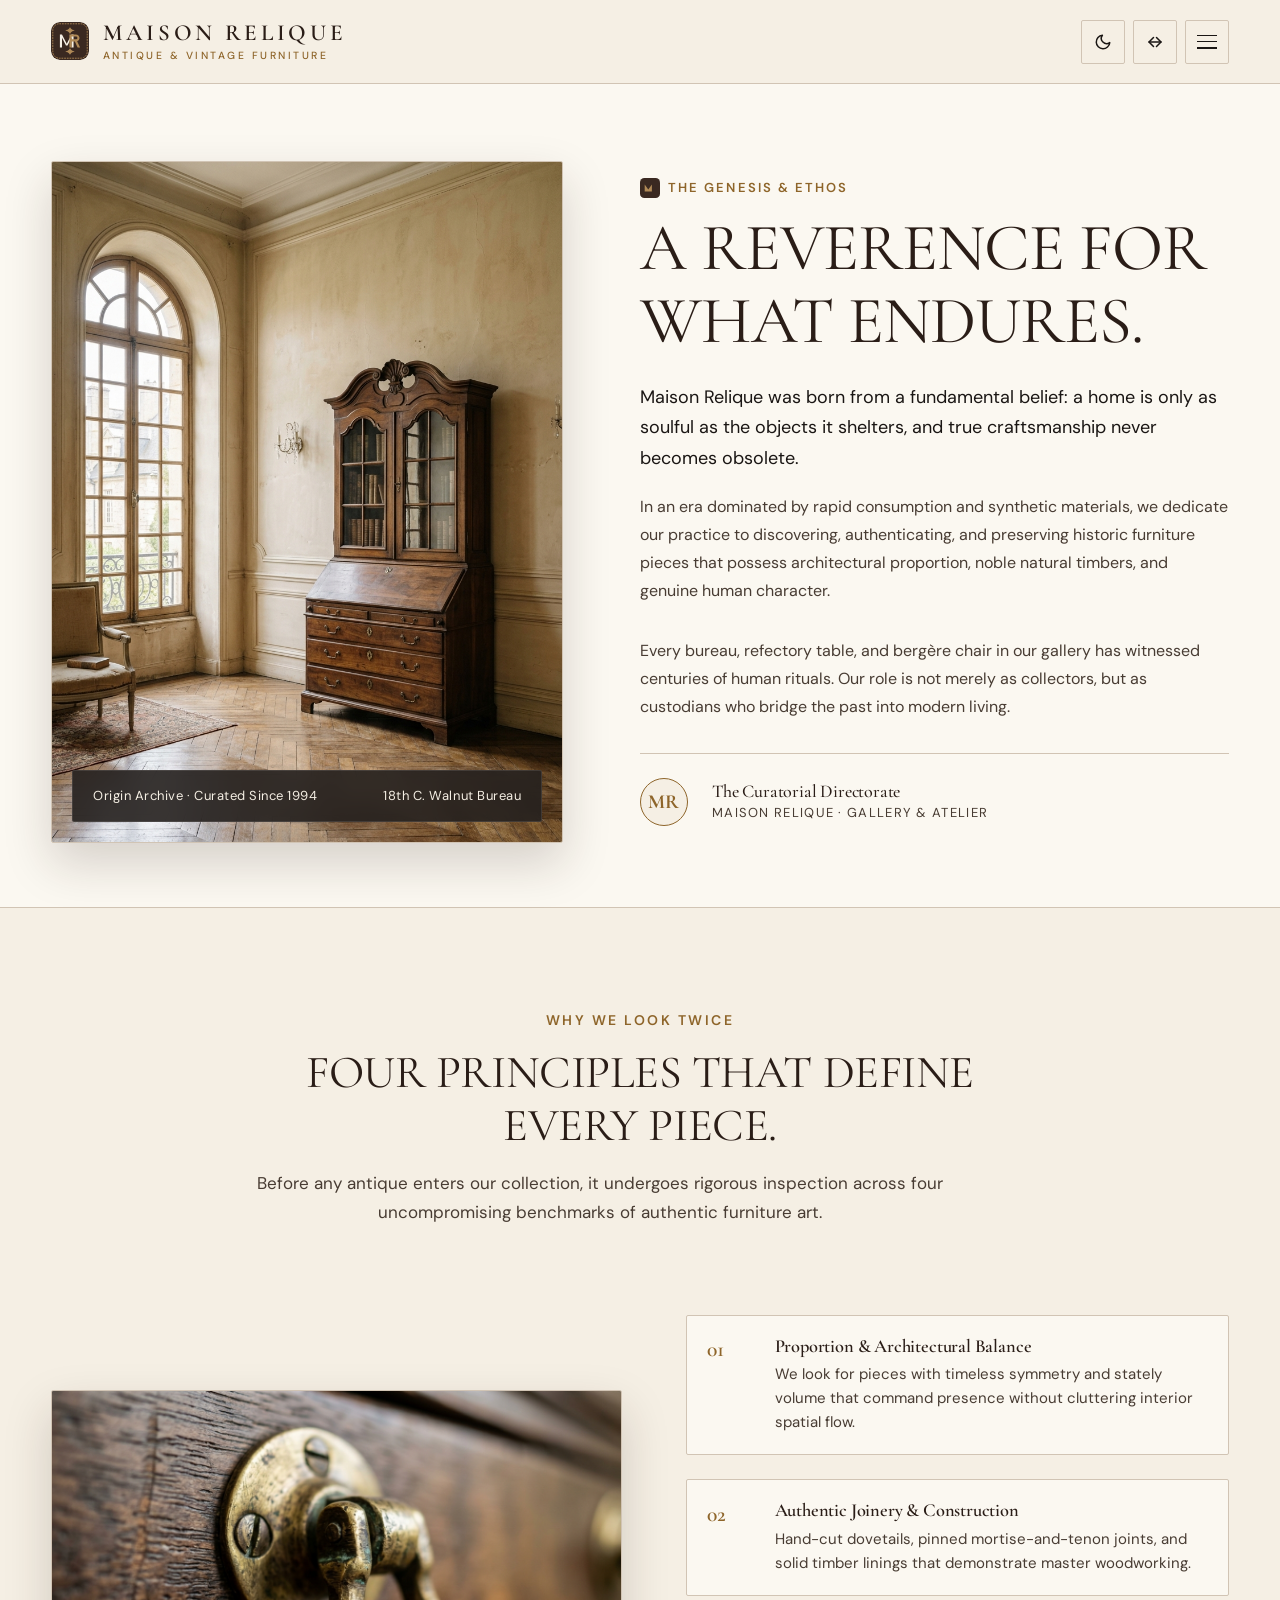
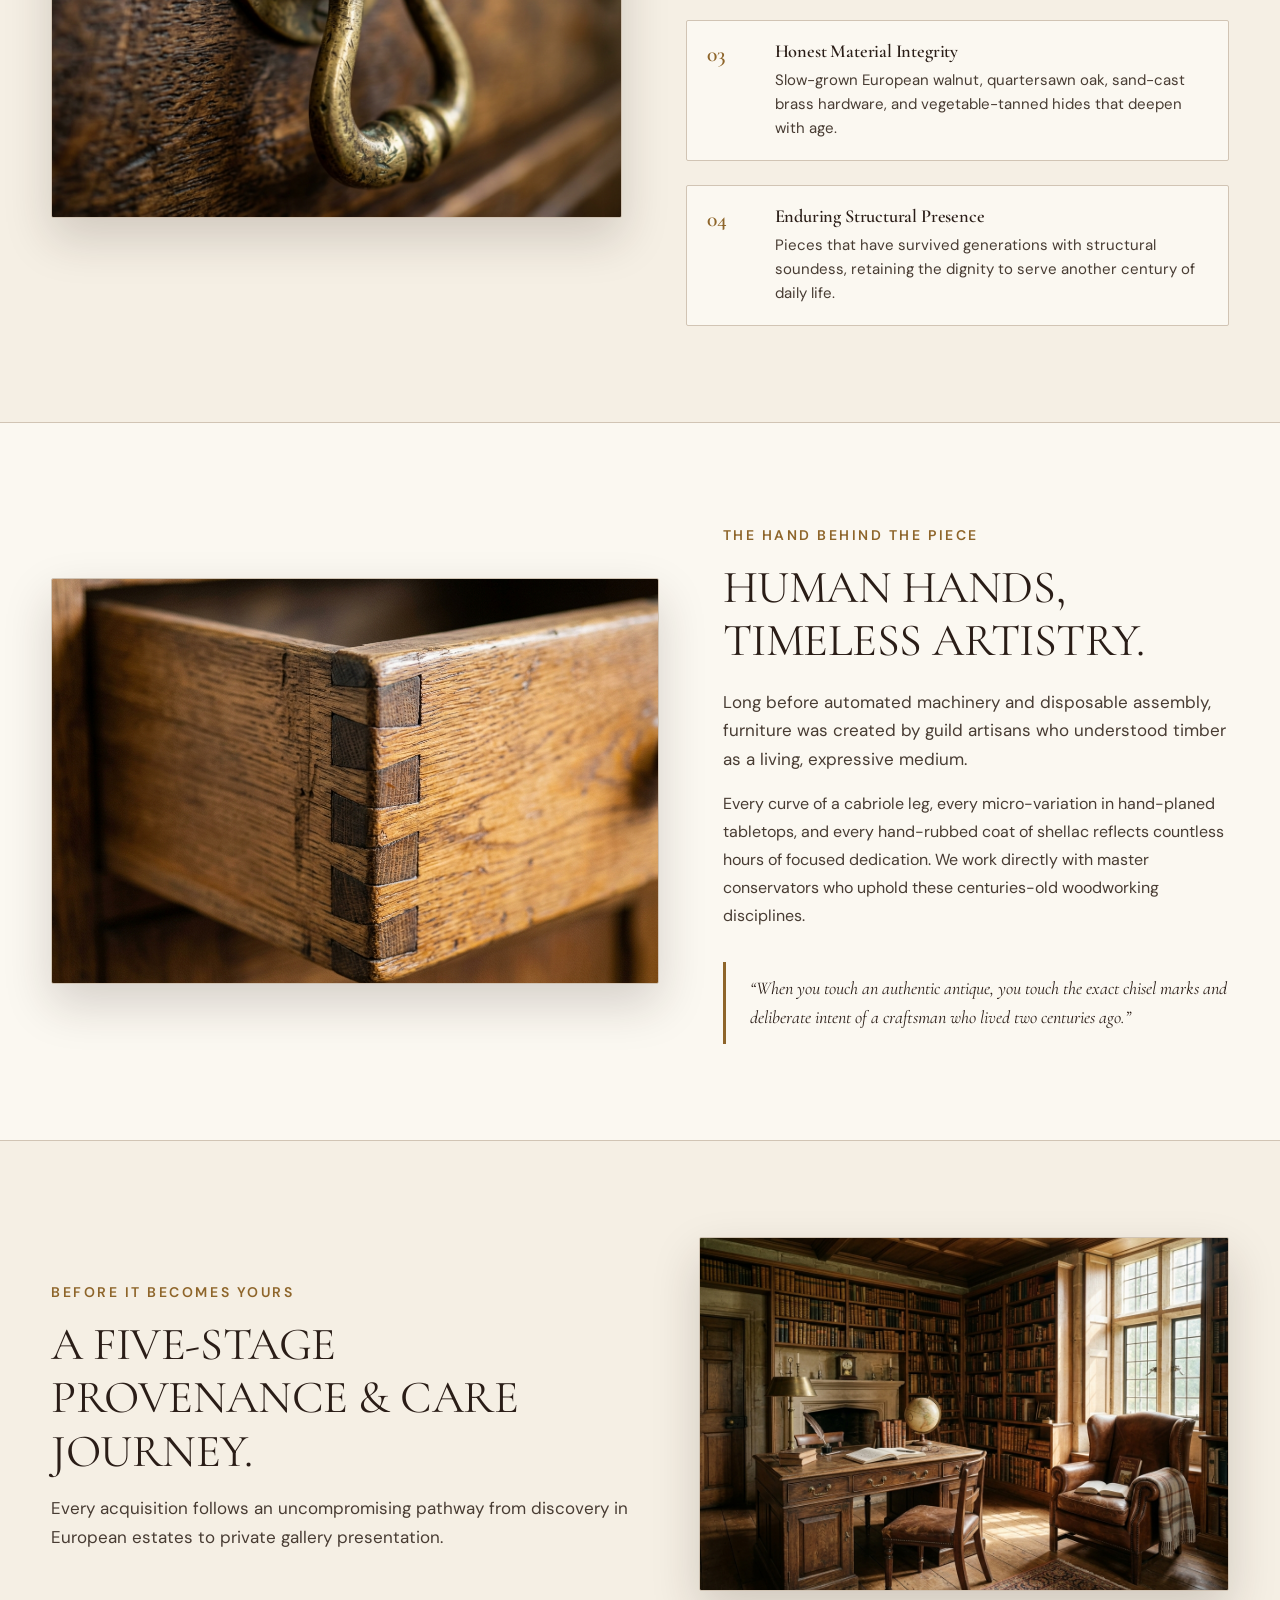
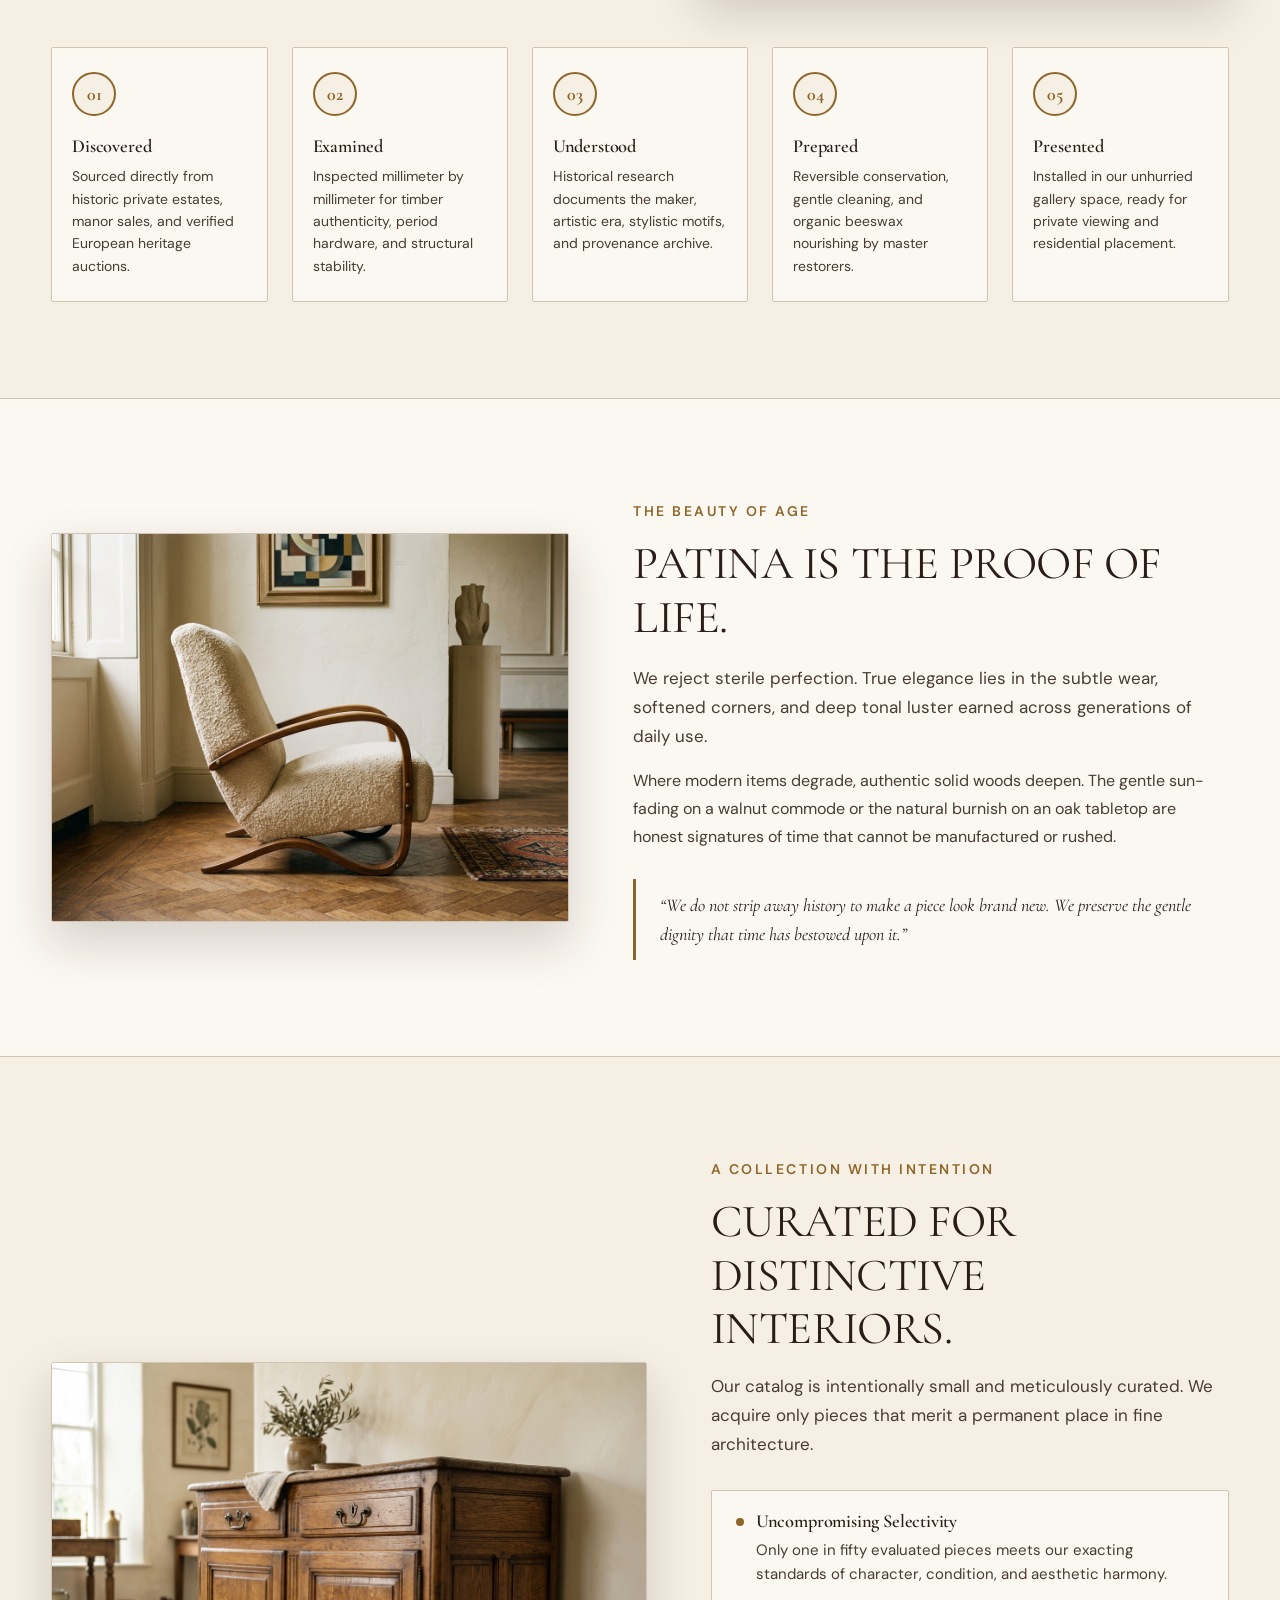
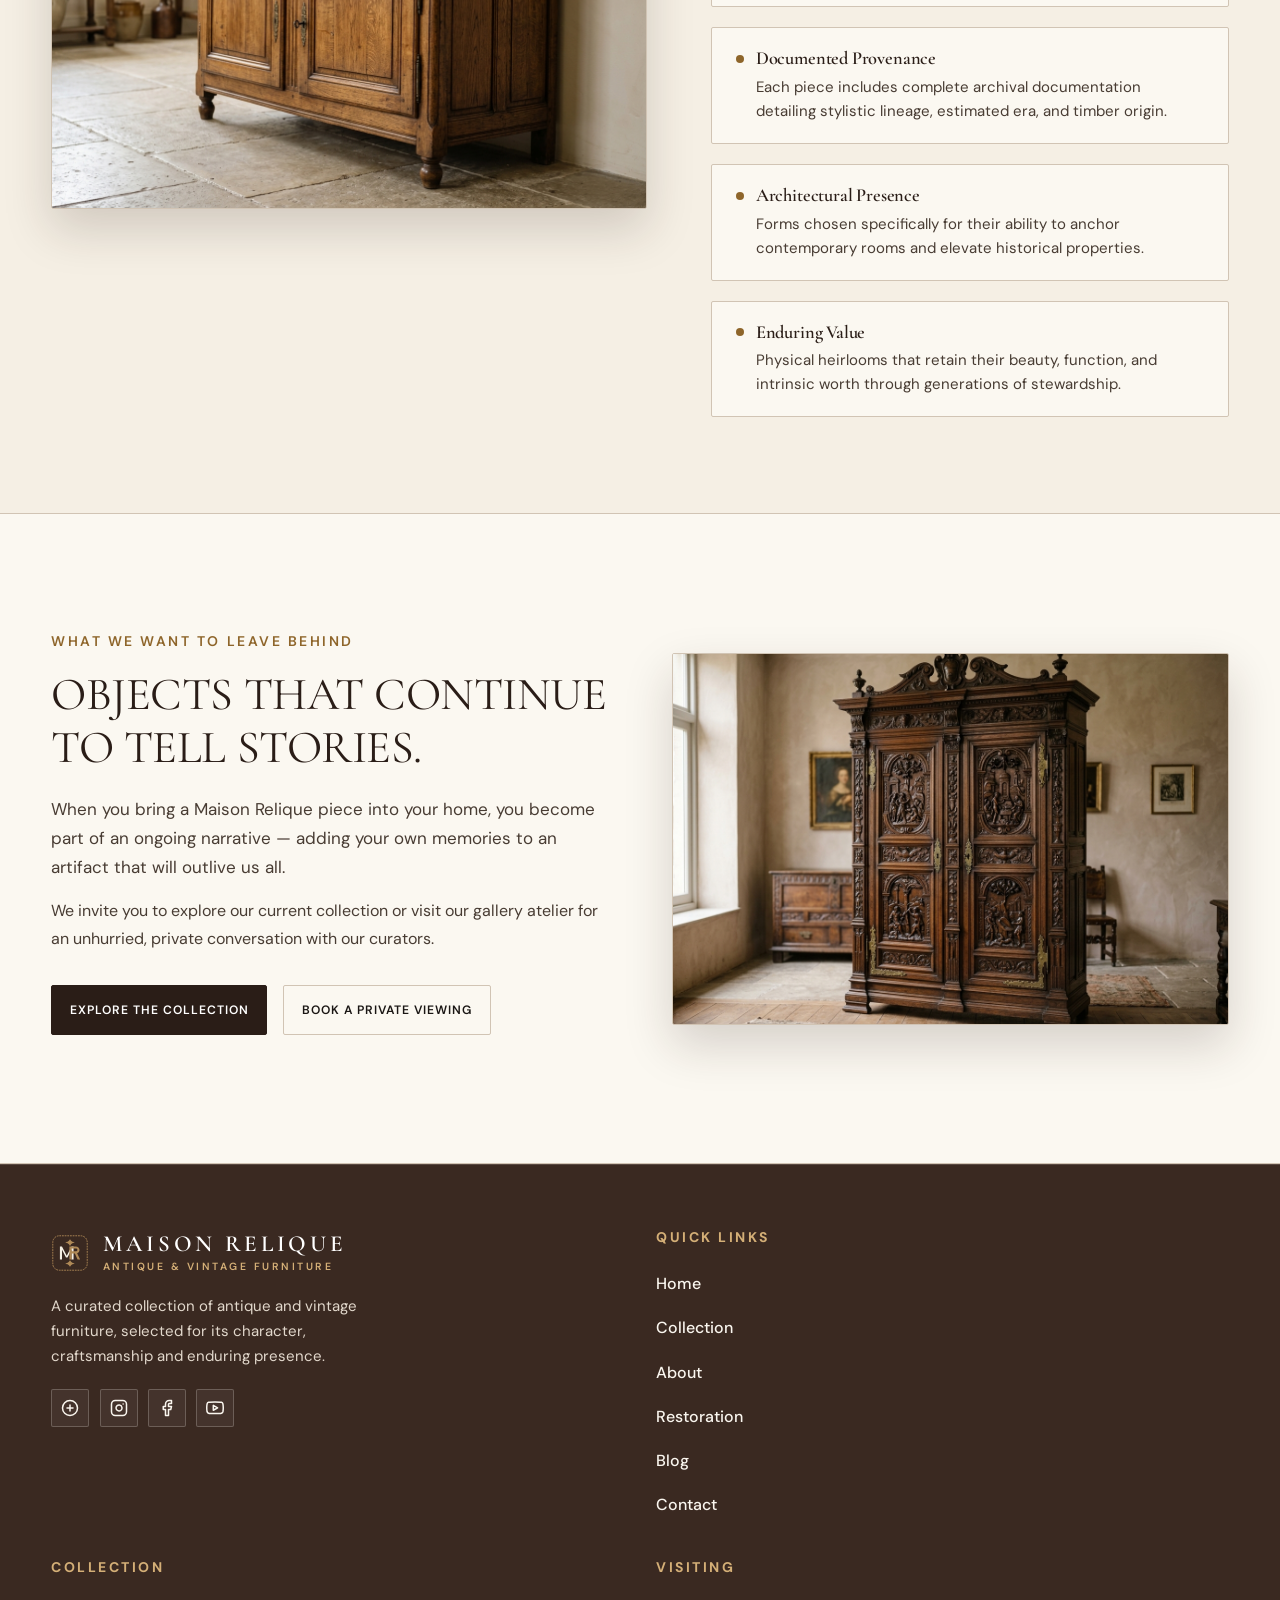
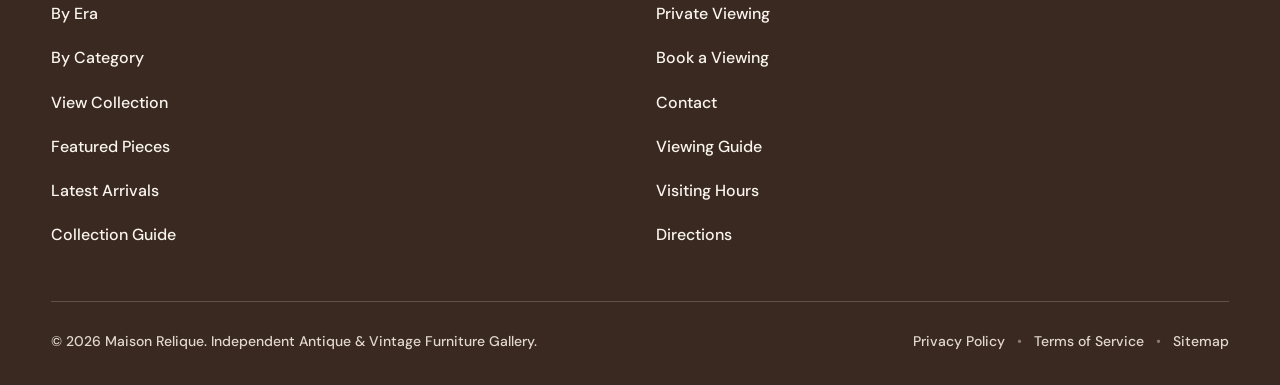
<file: our-story.html>
<!DOCTYPE html>
<html lang="en" dir="ltr">
<head>
  <meta charset="UTF-8">
  <meta name="viewport" content="width=device-width, initial-scale=1.0">
  <title>Our Story &amp; Philosophy — MAISON RELIQUE</title>
  <meta name="description" content="Discover the origins, philosophy, and master craftsmanship behind Maison Relique. Preserving antique and vintage furniture with reverence and character.">

  <!-- Favicon -->
  <link rel="icon" type="image/svg+xml" href="assets/icons/favicon.svg">

  <!-- Google Fonts: Cormorant Garamond & DM Sans -->
  <link rel="preconnect" href="https://fonts.googleapis.com">
  <link rel="preconnect" href="https://fonts.gstatic.com" crossorigin>
  <link href="https://fonts.googleapis.com/css2?family=Cormorant+Garamond:ital,wght@0,300;0,400;0,500;0,600;0,700;1,400;1,600&family=DM+Sans:ital,opsz,wght@0,9..40,300;0,9..40,400;0,9..40,500;0,9..40,600;0,9..40,700;1,9..40,400&display=swap" rel="stylesheet">

  <!-- Main Stylesheet -->
  <link rel="stylesheet" href="assets/css/style.css">
</head>
<body>

  <!-- ============================================================
       GLOBAL NAVBAR (DESKTOP, TABLET & MOBILE)
       ============================================================ -->
  <header class="site-header" id="site-header">
    <div class="container header-inner">
      
      <!-- Brand Logo with MR Monogram -->
      <a href="index.html" class="brand-logo" aria-label="Maison Relique Homepage">
        <span class="brand-monogram" aria-hidden="true">
          <svg class="monogram-svg" width="38" height="38" viewBox="0 0 64 64" fill="none" xmlns="http://www.w3.org/2000/svg">
            <rect width="64" height="64" rx="14" fill="#3A2921" class="monogram-bg"/>
            <rect x="3" y="3" width="58" height="58" rx="11" fill="none" stroke="#B08A57" stroke-width="1.5" stroke-dasharray="3 1.5"/>
            <path d="M32 9 C30 13 26 14 24 14 C26 15 30 16 32 20 C34 16 38 15 40 14 C38 14 34 13 32 9 Z" fill="#B08A57"/>
            <path d="M32 55 C30 51 26 50 24 50 C26 49 30 48 32 44 C34 48 38 49 40 50 C38 50 34 51 32 55 Z" fill="#B08A57"/>
            <g>
              <path d="M15 43 L15 21 L18.5 21 L26.5 36.5 L34.5 21 L38 21 L38 43 L34.5 43 L34.5 26.5 L27.8 39.5 L25.2 39.5 L18.5 26.5 L18.5 43 Z" fill="#F5EFE4"/>
              <path d="M31 43 L31 21 L41.5 21 C45.5 21 48 23.5 48 27 C48 29.5 46.5 31.5 44 32.5 L49 43 L44.8 43 L40.2 33 L34.8 33 L34.8 43 Z M34.8 29.2 L41.2 29.2 C43.2 29.2 44.5 28.2 44.5 26.8 C44.5 25.4 43.2 24.5 41.2 24.5 L34.8 24.5 Z" fill="#B08A57"/>
            </g>
          </svg>
        </span>
        <span class="brand-text-group">
          <span class="brand-title">Maison Relique</span>
          <span class="brand-subtitle">Antique &amp; Vintage Furniture</span>
        </span>
      </a>

      <!-- Desktop Navigation (1281px+) -->
      <nav class="desktop-nav" aria-label="Primary Navigation">
        
        <!-- Home Dropdown -->
        <div class="nav-dropdown-wrapper">
          <button type="button" class="dropdown-toggle nav-link" id="homeDropdownBtn" aria-haspopup="true" aria-expanded="false">
            <span>Home</span>
            <svg class="dropdown-arrow" width="12" height="12" viewBox="0 0 24 24" fill="none" stroke="currentColor" stroke-width="2" stroke-linecap="round" stroke-linejoin="round" aria-hidden="true"><polyline points="6 9 12 15 18 9"></polyline></svg>
          </button>
          <div class="dropdown-menu" role="menu" aria-labelledby="homeDropdownBtn">
            <a href="index.html" class="dropdown-item" role="menuitem">Home 1</a>
            <a href="home2.html" class="dropdown-item" role="menuitem">Home 2</a>
          </div>
        </div>
        
        <!-- Direct Menu Links (Full Navigation) -->
        <a href="our-story.html" class="nav-link active" aria-current="page">About</a>
        <a href="products.html" class="nav-link">Products</a>
        <a href="journal.html" class="nav-link">Gallery</a>
        <a href="blog.html" class="nav-link">Blog</a>
        <a href="contact.html" class="nav-link">Contact</a>
      </nav>

      <!-- Action Controls (Theme, RTL, Login, Hamburger) -->
      <div class="header-actions">
        <!-- Theme Toggle Button -->
        <button type="button" class="icon-btn theme-toggle-btn" aria-label="Toggle Dark / Light Theme" title="Toggle Theme">
          <svg class="icon-moon" width="18" height="18" viewBox="0 0 24 24" fill="none" stroke="currentColor" stroke-width="2" stroke-linecap="round" stroke-linejoin="round" aria-hidden="true"><path d="M21 12.79A9 9 0 1 1 11.21 3 7 7 0 0 0 21 12.79z"></path></svg>
          <svg class="icon-sun" width="18" height="18" viewBox="0 0 24 24" fill="none" stroke="currentColor" stroke-width="2" stroke-linecap="round" stroke-linejoin="round" aria-hidden="true" style="display: none;"><circle cx="12" cy="12" r="5"></circle><line x1="12" y1="1" x2="12" y2="3"></line><line x1="12" y1="21" x2="12" y2="23"></line><line x1="4.22" y1="4.22" x2="5.64" y2="5.64"></line><line x1="18.36" y1="18.36" x2="19.78" y2="19.78"></line><line x1="1" y1="12" x2="3" y2="12"></line><line x1="21" y1="12" x2="23" y2="12"></line><line x1="4.22" y1="19.78" x2="5.64" y2="18.36"></line><line x1="18.36" y1="5.64" x2="19.78" y2="4.22"></line></svg>
        </button>

        <!-- RTL / LTR Toggle Button -->
        <button type="button" class="icon-btn rtl-toggle-btn" aria-label="Toggle Text Direction (RTL/LTR)" title="Toggle Direction">
          <svg width="18" height="18" viewBox="0 0 24 24" fill="none" stroke="currentColor" stroke-width="2" stroke-linecap="round" stroke-linejoin="round" aria-hidden="true"><path d="M4 12h16"></path><path d="M14 6l6 6-6 6"></path><path d="M10 18l-6-6 6-6"></path></svg>
        </button>

        <!-- Client Login Button (1281px+) -->
        <button type="button" class="btn btn-outline nav-login-btn" data-action="open-login-modal">Login</button>

        <!-- Desktop Book a Viewing CTA Button (1281px+) -->
        <a href="contact.html#enquiry" class="btn btn-primary nav-cta-btn">Book a Viewing</a>

        <!-- Hamburger Menu Button -->
        <button type="button" class="hamburger-btn" id="hamburger-btn" aria-label="Toggle Navigation Menu" aria-expanded="false" aria-controls="mobile-drawer">
          <span class="hamburger-icon">
            <span class="hamburger-line"></span>
            <span class="hamburger-line"></span>
            <span class="hamburger-line"></span>
          </span>
        </button>
      </div>

    </div>
  </header>

  <!-- ============================================================
       MOBILE & TABLET DRAWER NAVIGATION (USER GLOBAL RULE)
       ============================================================ -->
  <div class="drawer-backdrop" id="drawer-backdrop" aria-hidden="true"></div>

  <nav class="mobile-drawer" id="mobile-drawer" aria-label="Mobile and Tablet Navigation">
    <div class="drawer-header">
      <a href="index.html" class="brand-logo" aria-label="Maison Relique">
        <span class="brand-monogram" aria-hidden="true">
          <svg class="monogram-svg" width="32" height="32" viewBox="0 0 64 64" fill="none" xmlns="http://www.w3.org/2000/svg">
            <rect width="64" height="64" rx="14" fill="#3A2921" class="monogram-bg"/>
            <rect x="3" y="3" width="58" height="58" rx="11" fill="none" stroke="#B08A57" stroke-width="1.5" stroke-dasharray="3 1.5"/>
            <g>
              <path d="M15 43 L15 21 L18.5 21 L26.5 36.5 L34.5 21 L38 21 L38 43 L34.5 43 L34.5 26.5 L27.8 39.5 L25.2 39.5 L18.5 26.5 L18.5 43 Z" fill="#F5EFE4"/>
              <path d="M31 43 L31 21 L41.5 21 C45.5 21 48 23.5 48 27 C48 29.5 46.5 31.5 44 32.5 L49 43 L44.8 43 L40.2 33 L34.8 33 L34.8 43 Z M34.8 29.2 L41.2 29.2 C43.2 29.2 44.5 28.2 44.5 26.8 C44.5 25.4 43.2 24.5 41.2 24.5 L34.8 24.5 Z" fill="#B08A57"/>
            </g>
          </svg>
        </span>
        <span class="brand-text-group">
          <span class="brand-title">Maison Relique</span>
          <span class="brand-subtitle">Antique &amp; Vintage Furniture</span>
        </span>
      </a>
      <button type="button" class="icon-btn" id="drawer-close-btn" aria-label="Close navigation menu">
        <svg width="20" height="20" viewBox="0 0 24 24" fill="none" stroke="currentColor" stroke-width="2" stroke-linecap="round" stroke-linejoin="round" aria-hidden="true"><line x1="18" y1="6" x2="6" y2="18"></line><line x1="6" y1="6" x2="18" y2="18"></line></svg>
      </button>
    </div>

    <div class="drawer-body">
      <ul class="drawer-nav-list">
        <!-- Home Submenu -->
        <li class="drawer-nav-item">
          <button type="button" class="drawer-nav-link drawer-submenu-toggle" aria-expanded="false">
            <span>Home</span>
            <svg width="14" height="14" viewBox="0 0 24 24" fill="none" stroke="currentColor" stroke-width="2" stroke-linecap="round" stroke-linejoin="round" aria-hidden="true"><polyline points="6 9 12 15 18 9"></polyline></svg>
          </button>
          <div class="drawer-submenu">
            <a href="index.html" class="drawer-sublink">Home 1</a>
            <a href="home2.html" class="drawer-sublink">Home 2</a>
          </div>
        </li>

        <li class="drawer-nav-item">
          <a href="our-story.html" class="drawer-nav-link active" aria-current="page">About</a>
        </li>
        <li class="drawer-nav-item">
          <a href="products.html" class="drawer-nav-link">Products</a>
        </li>
        <li class="drawer-nav-item">
          <a href="collection.html#category-index" class="drawer-nav-link">Categories</a>
        </li>
        <li class="drawer-nav-item">
          <a href="collection.html#era-index" class="drawer-nav-link">Brands &amp; Eras</a>
        </li>
        <li class="drawer-nav-item">
          <a href="products.html#selection" class="drawer-nav-link">Deals &amp; Curated</a>
        </li>
        <li class="drawer-nav-item">
          <a href="products.html#between" class="drawer-nav-link">Accessories &amp; Accent Pieces</a>
        </li>
        <li class="drawer-nav-item">
          <a href="journal.html" class="drawer-nav-link">Gallery</a>
        </li>
        <li class="drawer-nav-item">
          <a href="blog.html" class="drawer-nav-link">Blog</a>
        </li>
        <li class="drawer-nav-item">
          <a href="contact.html" class="drawer-nav-link">Contact</a>
        </li>
      </ul>

      <!-- Controls in Drawer -->
      <div class="drawer-controls">
        <button type="button" class="drawer-control-btn theme-toggle-btn" aria-label="Toggle Dark / Light Theme">
          <svg class="icon-moon" width="16" height="16" viewBox="0 0 24 24" fill="none" stroke="currentColor" stroke-width="2" stroke-linecap="round" stroke-linejoin="round" aria-hidden="true"><path d="M21 12.79A9 9 0 1 1 11.21 3 7 7 0 0 0 21 12.79z"></path></svg>
          <svg class="icon-sun" width="16" height="16" viewBox="0 0 24 24" fill="none" stroke="currentColor" stroke-width="2" stroke-linecap="round" stroke-linejoin="round" aria-hidden="true" style="display: none;"><circle cx="12" cy="12" r="5"></circle><line x1="12" y1="1" x2="12" y2="3"></line><line x1="12" y1="21" x2="12" y2="23"></line><line x1="4.22" y1="4.22" x2="5.64" y2="5.64"></line><line x1="18.36" y1="18.36" x2="19.78" y2="19.78"></line><line x1="1" y1="12" x2="3" y2="12"></line><line x1="21" y1="12" x2="23" y2="12"></line><line x1="4.22" y1="19.78" x2="5.64" y2="18.36"></line><line x1="18.36" y1="5.64" x2="19.78" y2="4.22"></line></svg>
          <span class="theme-btn-label">Dark Mode</span>
        </button>

        <button type="button" class="drawer-control-btn rtl-toggle-btn" aria-label="Toggle Direction">
          <svg width="16" height="16" viewBox="0 0 24 24" fill="none" stroke="currentColor" stroke-width="2" stroke-linecap="round" stroke-linejoin="round" aria-hidden="true"><path d="M4 12h16"></path><path d="M14 6l6 6-6 6"></path><path d="M10 18l-6-6 6-6"></path></svg>
          <span class="rtl-btn-label">RTL View</span>
        </button>
      </div>

      <!-- Drawer CTAs (User Global Rule: Login Button) -->
      <div class="drawer-actions">
        <button type="button" class="btn btn-outline nav-login-btn" data-action="open-login-modal" style="width: 100%; justify-content: center;">Client Login</button>
        <a href="contact.html#enquiry" class="btn btn-primary" style="width: 100%; justify-content: center;">Book a Viewing</a>
      </div>
    </div>
  </nav>

  <main id="main-content">

    <!-- ============================================================
         SECTION 1 — THE BEGINNING (EDITORIAL PORTRAIT HERO)
         ============================================================ -->
    <section class="story-hero-section" id="beginning">
      <div class="container">
        
        <div class="story-hero-grid">
          
          <!-- Editorial Portrait Tall Image Frame -->
          <div class="story-hero-media-wrap">
            <img src="assets/images/story/about-hero.jpg" alt="Refined historic salon interior with soft morning light illuminating an exceptional antique 18th-century walnut secretary bookcase" width="1200" height="1600" fetchpriority="high" loading="eager">
            <div class="story-hero-caption">
              <span>Origin Archive · Curated Since 1994</span>
              <span>18th C. Walnut Bureau</span>
            </div>
          </div>

          <!-- Narrow Editorial Narrative Column -->
          <div class="story-hero-content">
            <span class="story-page-header-tag">
              <span class="brand-monogram" style="width: 20px; height: 20px; display: inline-flex; border-radius: 4px; vertical-align: middle;">
                <svg width="20" height="20" viewBox="0 0 64 64" fill="none"><rect width="64" height="64" rx="14" fill="#3A2921"/><path d="M15 43 L15 21 L26.5 36.5 L38 21 L38 43 Z" fill="#B08A57"/></svg>
              </span>
              The Genesis &amp; Ethos
            </span>
            <h1 class="heading-xl">A Reverence for What Endures.</h1>
            <p class="story-hero-lead">
              Maison Relique was born from a fundamental belief: a home is only as soulful as the objects it shelters, and true craftsmanship never becomes obsolete.
            </p>
            <p class="story-hero-subtext">
              In an era dominated by rapid consumption and synthetic materials, we dedicate our practice to discovering, authenticating, and preserving historic furniture pieces that possess architectural proportion, noble natural timbers, and genuine human character.
            </p>
            <p class="story-hero-subtext">
              Every bureau, refectory table, and bergère chair in our gallery has witnessed centuries of human rituals. Our role is not merely as collectors, but as custodians who bridge the past into modern living.
            </p>

            <div class="story-signature-box">
              <div class="signature-monogram">MR</div>
              <div class="signature-meta">
                <h5>The Curatorial Directorate</h5>
                <p>Maison Relique · Gallery &amp; Atelier</p>
              </div>
            </div>
          </div>

        </div>

      </div>
    </section>

    <!-- ============================================================
         SECTION 2 — WHY WE LOOK TWICE (PRINCIPLES OF SELECTION)
         ============================================================ -->
    <section class="story-principles-section section-padding" id="principles">
      <div class="container">
        
        <div class="section-header text-center" style="max-width: 780px; margin: 0 auto 3.5rem;">
          <span class="eyebrow">Why We Look Twice</span>
          <h2 class="heading-lg">Four Principles That Define Every Piece.</h2>
          <p class="body-lead" style="margin-top: 1rem;">
            Before any antique enters our collection, it undergoes rigorous inspection across four uncompromising benchmarks of authentic furniture art.
          </p>
        </div>

        <div class="story-principles-grid">
          
          <!-- Large Structural Inspection Image -->
          <div class="principles-media-wrap">
            <img src="assets/images/story/looking-closer.jpg" alt="Editorial close-up of antique furniture joinery, mortise and tenon construction, and hand-carved details" width="1200" height="900" loading="lazy">
          </div>

          <!-- Four Numbered Principles -->
          <div class="principles-list">
            
            <div class="principle-entry">
              <span class="principle-badge">01</span>
              <div class="principle-body">
                <h4>Proportion &amp; Architectural Balance</h4>
                <p>We look for pieces with timeless symmetry and stately volume that command presence without cluttering interior spatial flow.</p>
              </div>
            </div>

            <div class="principle-entry">
              <span class="principle-badge">02</span>
              <div class="principle-body">
                <h4>Authentic Joinery &amp; Construction</h4>
                <p>Hand-cut dovetails, pinned mortise-and-tenon joints, and solid timber linings that demonstrate master woodworking.</p>
              </div>
            </div>

            <div class="principle-entry">
              <span class="principle-badge">03</span>
              <div class="principle-body">
                <h4>Honest Material Integrity</h4>
                <p>Slow-grown European walnut, quartersawn oak, sand-cast brass hardware, and vegetable-tanned hides that deepen with age.</p>
              </div>
            </div>

            <div class="principle-entry">
              <span class="principle-badge">04</span>
              <div class="principle-body">
                <h4>Enduring Structural Presence</h4>
                <p>Pieces that have survived generations with structural soundess, retaining the dignity to serve another century of daily life.</p>
              </div>
            </div>

          </div>

        </div>

      </div>
    </section>

    <!-- ============================================================
         SECTION 3 — THE HAND BEHIND THE PIECE (CRAFTSMANSHIP)
         ============================================================ -->
    <section class="story-craft-section section-padding" id="craftsmanship">
      <div class="container">
        
        <div class="story-craft-grid">
          
          <!-- Large Horizontal Craftsmanship Image -->
          <div class="craft-media-wrap">
            <img src="assets/images/story/craftsmanship.jpg" alt="Master artisan hands applying traditional hand finish and beeswax to historic antique wooden furniture" width="1200" height="800" loading="lazy">
          </div>

          <!-- Narrow Narrative Text Column -->
          <div class="craft-content">
            <span class="eyebrow">The Hand Behind the Piece</span>
            <h2 class="heading-lg">Human Hands, Timeless Artistry.</h2>
            <p class="body-lead" style="margin-top: 1.25rem;">
              Long before automated machinery and disposable assembly, furniture was created by guild artisans who understood timber as a living, expressive medium.
            </p>
            <p style="margin-top: 1rem; color: var(--text-muted); font-size: 1rem; line-height: 1.75;">
              Every curve of a cabriole leg, every micro-variation in hand-planed tabletops, and every hand-rubbed coat of shellac reflects countless hours of focused dedication. We work directly with master conservators who uphold these centuries-old woodworking disciplines.
            </p>

            <div class="craft-quote-callout">
              &ldquo;When you touch an authentic antique, you touch the exact chisel marks and deliberate intent of a craftsman who lived two centuries ago.&rdquo;
            </div>
          </div>

        </div>

      </div>
    </section>

    <!-- ============================================================
         SECTION 4 — BEFORE IT BECOMES YOURS (TIMELINE & JOURNEY)
         ============================================================ -->
    <section class="story-journey-section section-padding" id="journey">
      <div class="container">
        
        <div class="journey-top-grid">
          <div class="journey-intro-text">
            <span class="eyebrow">Before It Becomes Yours</span>
            <h2 class="heading-lg">A Five-Stage Provenance &amp; Care Journey.</h2>
            <p class="body-lead" style="margin-top: 1rem;">
              Every acquisition follows an uncompromising pathway from discovery in European estates to private gallery presentation.
            </p>
          </div>
          <div class="journey-media-wrap">
            <img src="assets/images/story/selection-journey.jpg" alt="Antique furniture specialists examining historic pieces in an atelier setting for authenticity and condition" width="1200" height="800" loading="lazy">
          </div>
        </div>

        <!-- Horizontal Desktop Timeline -->
        <div class="timeline-track">
          
          <!-- Step 1 -->
          <div class="timeline-step">
            <div class="step-badge">01</div>
            <h4 class="step-title">Discovered</h4>
            <p class="step-desc">Sourced directly from historic private estates, manor sales, and verified European heritage auctions.</p>
          </div>

          <!-- Step 2 -->
          <div class="timeline-step">
            <div class="step-badge">02</div>
            <h4 class="step-title">Examined</h4>
            <p class="step-desc">Inspected millimeter by millimeter for timber authenticity, period hardware, and structural stability.</p>
          </div>

          <!-- Step 3 -->
          <div class="timeline-step">
            <div class="step-badge">03</div>
            <h4 class="step-title">Understood</h4>
            <p class="step-desc">Historical research documents the maker, artistic era, stylistic motifs, and provenance archive.</p>
          </div>

          <!-- Step 4 -->
          <div class="timeline-step">
            <div class="step-badge">04</div>
            <h4 class="step-title">Prepared</h4>
            <p class="step-desc">Reversible conservation, gentle cleaning, and organic beeswax nourishing by master restorers.</p>
          </div>

          <!-- Step 5 -->
          <div class="timeline-step">
            <div class="step-badge">05</div>
            <h4 class="step-title">Presented</h4>
            <p class="step-desc">Installed in our unhurried gallery space, ready for private viewing and residential placement.</p>
          </div>

        </div>

      </div>
    </section>

    <!-- ============================================================
         SECTION 5 — THE BEAUTY OF AGE (PATINA PHILOSOPHY)
         ============================================================ -->
    <section class="story-patina-section section-padding" id="patina">
      <div class="container">
        
        <div class="story-patina-grid">
          
          <!-- Furniture-focused Image -->
          <div class="patina-story-media">
            <img src="assets/images/story/patina-philosophy.jpg" alt="Aged antique timber furniture with softened edges and warm beeswax patina bathed in soft sunlight" width="1200" height="900" loading="lazy">
          </div>

          <!-- Philosophy Text Content -->
          <div class="patina-story-text">
            <span class="eyebrow">The Beauty of Age</span>
            <h2 class="heading-lg">Patina Is the Proof of Life.</h2>
            <p class="body-lead" style="margin-top: 1.25rem;">
              We reject sterile perfection. True elegance lies in the subtle wear, softened corners, and deep tonal luster earned across generations of daily use.
            </p>
            <p style="margin-top: 1rem; color: var(--text-muted); font-size: 1rem; line-height: 1.75;">
              Where modern items degrade, authentic solid woods deepen. The gentle sun-fading on a walnut commode or the natural burnish on an oak tabletop are honest signatures of time that cannot be manufactured or rushed.
            </p>
            <div class="craft-quote-callout" style="margin-top: 1.75rem;">
              &ldquo;We do not strip away history to make a piece look brand new. We preserve the gentle dignity that time has bestowed upon it.&rdquo;
            </div>
          </div>

        </div>

      </div>
    </section>

    <!-- ============================================================
         SECTION 6 — A COLLECTION WITH INTENTION (CURATION PILLARS)
         ============================================================ -->
    <section class="story-curation-section section-padding" id="curation">
      <div class="container">
        
        <div class="story-curation-grid">
          
          <!-- Large Furniture Image -->
          <div class="curation-media-wrap">
            <img src="assets/images/story/curation.jpg" alt="Singular antique masterpiece furniture piece standing with poise in a refined architectural interior" width="1200" height="900" loading="lazy">
          </div>

          <!-- Vertical Editorial List -->
          <div class="curation-content">
            <span class="eyebrow">A Collection With Intention</span>
            <h2 class="heading-lg">Curated for Distinctive Interiors.</h2>
            <p class="body-lead" style="margin-top: 1rem;">
              Our catalog is intentionally small and meticulously curated. We acquire only pieces that merit a permanent place in fine architecture.
            </p>

            <div class="curation-editorial-list">
              
              <div class="curation-pillar-item">
                <div class="pillar-head">
                  <span class="pillar-bullet"></span>
                  <h4 class="pillar-title">Uncompromising Selectivity</h4>
                </div>
                <p class="pillar-desc">Only one in fifty evaluated pieces meets our exacting standards of character, condition, and aesthetic harmony.</p>
              </div>

              <div class="curation-pillar-item">
                <div class="pillar-head">
                  <span class="pillar-bullet"></span>
                  <h4 class="pillar-title">Documented Provenance</h4>
                </div>
                <p class="pillar-desc">Each piece includes complete archival documentation detailing stylistic lineage, estimated era, and timber origin.</p>
              </div>

              <div class="curation-pillar-item">
                <div class="pillar-head">
                  <span class="pillar-bullet"></span>
                  <h4 class="pillar-title">Architectural Presence</h4>
                </div>
                <p class="pillar-desc">Forms chosen specifically for their ability to anchor contemporary rooms and elevate historical properties.</p>
              </div>

              <div class="curation-pillar-item">
                <div class="pillar-head">
                  <span class="pillar-bullet"></span>
                  <h4 class="pillar-title">Enduring Value</h4>
                </div>
                <p class="pillar-desc">Physical heirlooms that retain their beauty, function, and intrinsic worth through generations of stewardship.</p>
              </div>

            </div>
          </div>

        </div>

      </div>
    </section>

    <!-- ============================================================
         SECTION 7 — WHAT WE WANT TO LEAVE BEHIND (CLOSING)
         ============================================================ -->
    <section class="story-closing-section section-padding" id="closing">
      <div class="container">
        
        <div class="story-closing-grid">
          
          <!-- Narrative Content & Two CTAs -->
          <div class="closing-narrative">
            <span class="eyebrow">What We Want to Leave Behind</span>
            <h2 class="heading-lg">Objects That Continue to Tell Stories.</h2>
            <p class="body-lead" style="margin-top: 1.25rem;">
              When you bring a Maison Relique piece into your home, you become part of an ongoing narrative — adding your own memories to an artifact that will outlive us all.
            </p>
            <p style="margin-top: 1rem; color: var(--text-muted); font-size: 1rem; line-height: 1.75;">
              We invite you to explore our current collection or visit our gallery atelier for an unhurried, private conversation with our curators.
            </p>

            <div class="story-closing-ctas">
              <a href="products.html" class="btn btn-primary">Explore the Collection</a>
              <a href="contact.html#enquiry" class="btn btn-secondary">Book a Private Viewing</a>
            </div>
          </div>

          <!-- Closing Interior Image -->
          <div class="story-closing-media">
            <img src="assets/images/story/story-closing.jpg" alt="Atmospheric living interior showcasing an antique furniture piece naturally established as part of the home" width="1200" height="800" loading="lazy">
          </div>

        </div>

      </div>
    </section>

  </main>

  <!-- ============================================================
       FINALIZED GLOBAL FOOTER (SAME SYSTEM ACROSS WEBSITE)
       ============================================================ -->
  <footer class="site-footer" id="site-footer">
    <div class="container">
      
      <!-- 4-Column Grid on Desktop / 2-Column on Tablet / 1-Column on Mobile -->
      <div class="footer-top">
        
        <!-- COLUMN 1 — BRAND -->
        <div class="footer-brand">
          <a href="index.html" class="brand-logo footer-brand-logo" aria-label="Maison Relique Homepage">
            <span class="brand-monogram" aria-hidden="true">
              <svg class="monogram-svg" width="38" height="38" viewBox="0 0 64 64" fill="none" xmlns="http://www.w3.org/2000/svg">
                <rect width="64" height="64" rx="14" fill="#3A2921" class="monogram-bg"/>
                <rect x="3" y="3" width="58" height="58" rx="11" fill="none" stroke="#B08A57" stroke-width="1.5" stroke-dasharray="3 1.5"/>
                <path d="M32 9 C30 13 26 14 24 14 C26 15 30 16 32 20 C34 16 38 15 40 14 C38 14 34 13 32 9 Z" fill="#B08A57"/>
                <path d="M32 55 C30 51 26 50 24 50 C26 49 30 48 32 44 C34 48 38 49 40 50 C38 50 34 51 32 55 Z" fill="#B08A57"/>
                <g>
                  <path d="M15 43 L15 21 L18.5 21 L26.5 36.5 L34.5 21 L38 21 L38 43 L34.5 43 L34.5 26.5 L27.8 39.5 L25.2 39.5 L18.5 26.5 L18.5 43 Z" fill="#F5EFE4"/>
                  <path d="M31 43 L31 21 L41.5 21 C45.5 21 48 23.5 48 27 C48 29.5 46.5 31.5 44 32.5 L49 43 L44.8 43 L40.2 33 L34.8 33 L34.8 43 Z M34.8 29.2 L41.2 29.2 C43.2 29.2 44.5 28.2 44.5 26.8 C44.5 25.4 43.2 24.5 41.2 24.5 L34.8 24.5 Z" fill="#B08A57"/>
                </g>
              </svg>
            </span>
            <span class="brand-text-group">
              <span class="brand-title">Maison Relique</span>
              <span class="brand-subtitle">Antique &amp; Vintage Furniture</span>
            </span>
          </a>
          <p class="footer-description">
            A curated collection of antique and vintage furniture, selected for its character, craftsmanship and enduring presence.
          </p>
          <div class="footer-social">
            <a href="https://pinterest.com" class="social-icon-btn" aria-label="Maison Relique on Pinterest" target="_blank" rel="noopener noreferrer">
              <svg width="18" height="18" viewBox="0 0 24 24" fill="none" stroke="currentColor" stroke-width="2" stroke-linecap="round" stroke-linejoin="round" aria-hidden="true"><line x1="12" y1="8" x2="12" y2="16"></line><line x1="8" y1="12" x2="16" y2="12"></line><circle cx="12" cy="12" r="10"></circle></svg>
            </a>
            <a href="https://instagram.com" class="social-icon-btn" aria-label="Maison Relique on Instagram" target="_blank" rel="noopener noreferrer">
              <svg width="18" height="18" viewBox="0 0 24 24" fill="none" stroke="currentColor" stroke-width="2" stroke-linecap="round" stroke-linejoin="round" aria-hidden="true"><rect x="2" y="2" width="20" height="20" rx="5" ry="5"></rect><path d="M16 11.37A4 4 0 1 1 12.63 8 4 4 0 0 1 16 11.37z"></path><line x1="17.5" y1="6.5" x2="17.51" y2="6.5"></line></svg>
            </a>
            <a href="https://facebook.com" class="social-icon-btn" aria-label="Maison Relique on Facebook" target="_blank" rel="noopener noreferrer">
              <svg width="18" height="18" viewBox="0 0 24 24" fill="none" stroke="currentColor" stroke-width="2" stroke-linecap="round" stroke-linejoin="round" aria-hidden="true"><path d="M18 2h-3a5 5 0 0 0-5 5v3H7v4h3v8h4v-8h3l1-4h-4V7a1 1 0 0 1 1-1h3z"></path></svg>
            </a>
            <a href="https://youtube.com" class="social-icon-btn" aria-label="Maison Relique on YouTube" target="_blank" rel="noopener noreferrer">
              <svg width="18" height="18" viewBox="0 0 24 24" fill="none" stroke="currentColor" stroke-width="2" stroke-linecap="round" stroke-linejoin="round" aria-hidden="true"><path d="M22.54 6.42a2.78 2.78 0 0 0-1.94-2C18.88 4 12 4 12 4s-6.88 0-8.6.46a2.78 2.78 0 0 0-1.94 2A29 29 0 0 0 1 11.75a29 29 0 0 0 .46 5.33A2.78 2.78 0 0 0 3.4 19c1.72.46 8.6.46 8.6.46s6.88 0 8.6-.46a2.78 2.78 0 0 0 1.94-2 29 29 0 0 0 .46-5.25 29 29 0 0 0-.46-5.33z"></path><polygon points="9.75 15.02 15.5 11.75 9.75 8.48 9.75 15.02"></polygon></svg>
            </a>
          </div>
        </div>

        <!-- COLUMN 2 — QUICK LINKS -->
        <div class="footer-col">
          <h4 class="footer-col-title">Quick Links</h4>
          <ul class="footer-links">
            <li><a href="index.html" class="footer-link">Home</a></li>
            <li><a href="collection.html" class="footer-link">Collection</a></li>
            <li><a href="our-story.html" class="footer-link">About</a></li>
            <li><a href="restoration.html" class="footer-link">Restoration</a></li>
            <li><a href="blog.html" class="footer-link">Blog</a></li>
            <li><a href="contact.html" class="footer-link">Contact</a></li>
          </ul>
        </div>

        <!-- COLUMN 3 — COLLECTION -->
        <div class="footer-col">
          <h4 class="footer-col-title">Collection</h4>
          <ul class="footer-links">
            <li><a href="collection.html#era-index" class="footer-link">By Era</a></li>
            <li><a href="collection.html#category-index" class="footer-link">By Category</a></li>
            <li><a href="collection.html" class="footer-link">View Collection</a></li>
            <li><a href="collection.html#selection" class="footer-link">Featured Pieces</a></li>
            <li><a href="collection.html#between" class="footer-link">Latest Arrivals</a></li>
            <li><a href="collection.html#scale-guide" class="footer-link">Collection Guide</a></li>
          </ul>
        </div>

                <!-- COLUMN 4 — VISITING -->
        <div class="footer-col">
          <h4 class="footer-col-title">Visiting</h4>
          <ul class="footer-links">
            <li><a href="contact.html#enquiry" class="footer-link">Private Viewing</a></li>
            <li><a href="contact.html#enquiry" class="footer-link">Book a Viewing</a></li>
            <li><a href="contact.html" class="footer-link">Contact</a></li>
            <li><a href="contact.html#plan-visit" class="footer-link">Viewing Guide</a></li>
            <li><a href="contact.html#plan-visit" class="footer-link">Visiting Hours</a></li>
            <li><a href="contact.html#plan-visit" class="footer-link">Directions</a></li>
          </ul>
        </div>

      </div>

      <!-- Footer Bottom Bar -->
      <div class="footer-bottom">
        <p class="footer-copyright">&copy; 2026 Maison Relique. Independent Antique &amp; Vintage Furniture Gallery.</p>
        <div class="footer-legal-links">
          <a href="#site-header" class="legal-link">Privacy Policy</a>
          <span class="legal-separator" aria-hidden="true">&bull;</span>
          <a href="#site-header" class="legal-link">Terms of Service</a>
          <span class="legal-separator" aria-hidden="true">&bull;</span>
          <a href="#site-header" class="legal-link">Sitemap</a>
        </div>
      </div>

    </div>
  </footer>

  <!-- ============================================================
       PRIVATE VIEWING BOOKING MODAL
       ============================================================ -->
  <div class="modal-backdrop" id="modal-backdrop" aria-hidden="true">
    <div class="modal-dialog" id="viewing-modal" role="dialog" aria-modal="true" aria-labelledby="modal-title">
      <div class="modal-header">
        <h3 id="modal-title" class="heading-md">Book a Private Viewing</h3>
        <button type="button" class="icon-btn" id="modal-close-btn" aria-label="Close booking modal">
          <svg width="20" height="20" viewBox="0 0 24 24" fill="none" stroke="currentColor" stroke-width="2" stroke-linecap="round" stroke-linejoin="round" aria-hidden="true"><line x1="18" y1="6" x2="6" y2="18"></line><line x1="6" y1="6" x2="18" y2="18"></line></svg>
        </button>
      </div>

      <div class="modal-body">
        <form id="viewing-booking-form">
          <p class="body-lead" style="margin-bottom: 1.5rem; font-size: 0.9375rem;">
            Experience our curated pieces in a quiet, unhurried gallery setting. Please share your preferences below.
          </p>

          <div class="form-group">
            <label for="viewing-name" class="form-label">Full Name</label>
            <input type="text" id="viewing-name" class="form-input" placeholder="e.g. Eleanor Vance" required>
          </div>

          <div class="form-group">
            <label for="viewing-era" class="form-label">Period or Piece of Interest</label>
            <select id="viewing-era" class="form-select">
              <option value="all">General Collection Viewing</option>
              <option value="georgian">Georgian (1714 – 1837)</option>
              <option value="victorian">Victorian (1837 – 1901)</option>
              <option value="edwardian">Edwardian (1901 – 1910)</option>
              <option value="art-deco">Art Deco (1920 – 1939)</option>
              <option value="mid-century">Mid-Century (1945 – 1970)</option>
              <option value="restoration">Restoration Consultation</option>
            </select>
          </div>

          <div class="form-group">
            <label for="viewing-notes" class="form-label">Viewing Notes &amp; Preferred Time</label>
            <textarea id="viewing-notes" class="form-textarea" rows="3" placeholder="Tell us if there is a specific piece you wish to inspect..."></textarea>
          </div>

          <button type="submit" class="btn btn-primary" style="width: 100%; margin-top: 0.5rem;">Request Appointment</button>
        </form>

        <div id="modal-success-state" style="display: none; text-align: center; padding: 2rem 1rem;">
          <div style="color: var(--color-secondary); margin-bottom: 1rem;">
            <svg width="48" height="48" viewBox="0 0 24 24" fill="none" stroke="currentColor" stroke-width="2" stroke-linecap="round" stroke-linejoin="round" style="margin: 0 auto;" aria-hidden="true"><path d="M22 11.08V12a10 10 0 1 1-5.93-9.14"></path><polyline points="22 4 12 14.01 9 11.01"></polyline></svg>
          </div>
          <h4 class="heading-md" style="margin-bottom: 0.5rem;">Viewing Request Received</h4>
          <p class="body-lead" style="font-size: 0.9375rem;">
            Thank you. We will prepare the gallery space for your visit and confirm your appointment shortly.
          </p>
        </div>
      </div>
    </div>
  </div>

  <!-- ============================================================
       CLIENT LOGIN / ACCOUNT MODAL (GLOBAL USER RULE)
       ============================================================ -->
  <div class="modal-backdrop" id="login-modal-backdrop" aria-hidden="true">
    <div class="modal-dialog" id="login-modal" role="dialog" aria-modal="true" aria-labelledby="login-modal-title">
      <div class="modal-header">
        <h3 id="login-modal-title" class="heading-md">Client Sign In</h3>
        <button type="button" class="icon-btn" id="login-modal-close-btn" aria-label="Close login modal">
          <svg width="20" height="20" viewBox="0 0 24 24" fill="none" stroke="currentColor" stroke-width="2" stroke-linecap="round" stroke-linejoin="round" aria-hidden="true"><line x1="18" y1="6" x2="6" y2="18"></line><line x1="6" y1="6" x2="18" y2="18"></line></svg>
        </button>
      </div>

      <div class="modal-body">
        <form id="login-form">
          <p class="body-lead" style="margin-bottom: 1.5rem; font-size: 0.9375rem;">
            Welcome back to Maison Relique. Access your saved pieces, curated collection notes, and private viewing history.
          </p>

          <div class="form-group">
            <label for="login-email" class="form-label">Email Address</label>
            <input type="email" id="login-email" class="form-input" placeholder="e.g. collector@maisonrelique.com" required autocomplete="email">
          </div>

          <div class="form-group">
            <div style="display: flex; justify-content: space-between; align-items: center; margin-bottom: 0.4rem;">
              <label for="login-password" class="form-label" style="margin-bottom: 0;">Password</label>
              <a href="#" class="form-helper-link" style="font-size: 0.8125rem; color: var(--color-secondary);">Forgot password?</a>
            </div>
            <input type="password" id="login-password" class="form-input" placeholder="••••••••" required autocomplete="current-password">
          </div>

          <div class="form-group" style="display: flex; align-items: center; gap: 0.5rem; margin-top: 0.5rem;">
            <input type="checkbox" id="login-remember" style="accent-color: var(--color-secondary); width: 16px; height: 16px; cursor: pointer;">
            <label for="login-remember" style="font-size: 0.875rem; color: var(--text-muted); cursor: pointer; user-select: none;">Remember this device</label>
          </div>

          <button type="submit" class="btn btn-primary" style="width: 100%; margin-top: 1rem;">Sign In to Account</button>

          <div style="text-align: center; margin-top: 1.25rem; padding-top: 1rem; border-top: 1px dashed var(--border-color); font-size: 0.875rem; color: var(--text-muted);">
            New collector? <a href="contact.html#enquiry" style="color: var(--color-secondary); font-weight: 600;">Request Private Client Access</a>
          </div>
        </form>

        <div id="login-success-state" style="display: none; text-align: center; padding: 2rem 1rem;">
          <div style="color: var(--color-secondary); margin-bottom: 1rem;">
            <svg width="48" height="48" viewBox="0 0 24 24" fill="none" stroke="currentColor" stroke-width="2" stroke-linecap="round" stroke-linejoin="round" style="margin: 0 auto;" aria-hidden="true"><path d="M22 11.08V12a10 10 0 1 1-5.93-9.14"></path><polyline points="22 4 12 14.01 9 11.01"></polyline></svg>
          </div>
          <h4 class="heading-md" style="margin-bottom: 0.5rem;">Welcome to Maison Relique</h4>
          <p class="body-lead" style="font-size: 0.9375rem;">
            You are signed in as a private client. Your preferences and viewing requests are active.
          </p>
        </div>
      </div>
    </div>
  </div>

  <!-- Main JavaScript File -->
  <script src="assets/js/main.js"></script>
</body>
</html>
</file>
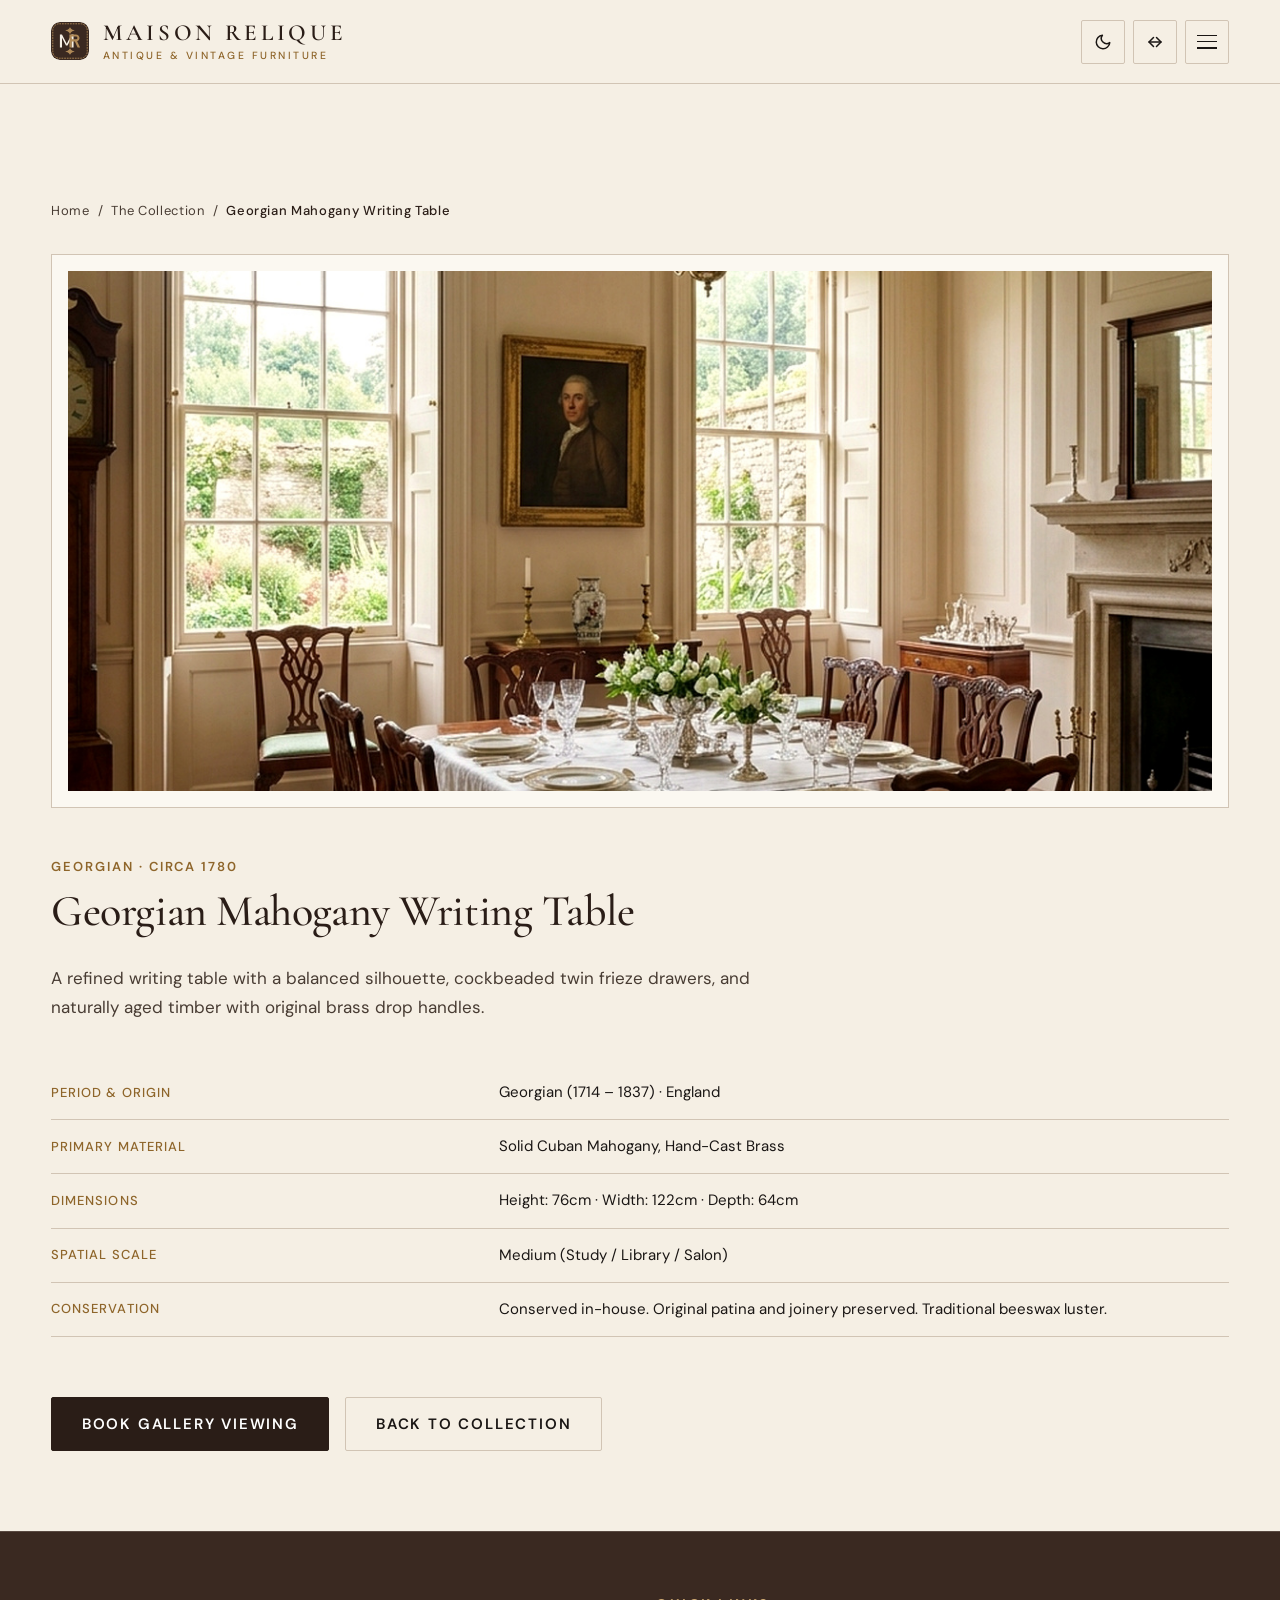
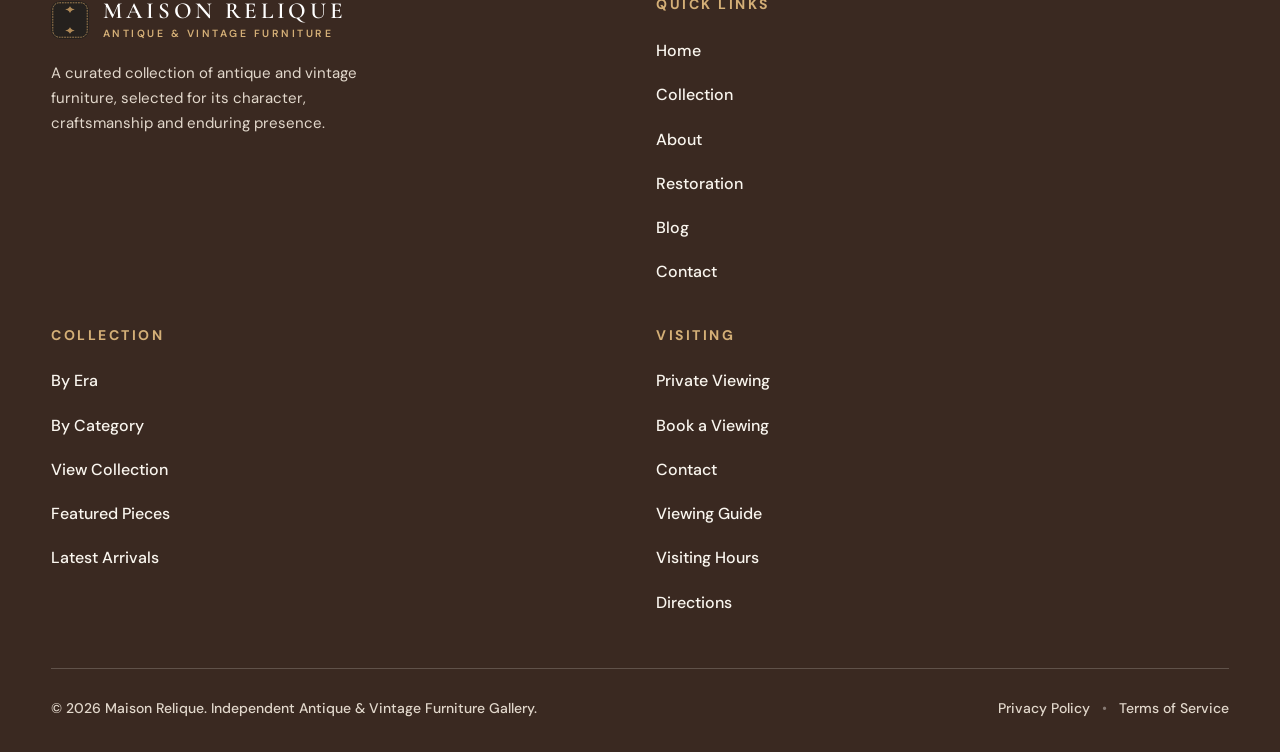
<file: product-detail.html>
<!DOCTYPE html>
<html lang="en" dir="ltr">
<head>
  <meta charset="UTF-8">
  <meta name="viewport" content="width=device-width, initial-scale=1.0">
  <title>Piece Detail — MAISON RELIQUE</title>
  <meta name="description" content="Detailed historical, material, and structural assessment of our antique and vintage furniture collection pieces.">

  <!-- Favicon -->
  <link rel="icon" type="image/svg+xml" href="assets/icons/favicon.svg">

  <!-- Google Fonts: Cormorant Garamond & DM Sans -->
  <link rel="preconnect" href="https://fonts.googleapis.com">
  <link rel="preconnect" href="https://fonts.gstatic.com" crossorigin>
  <link href="https://fonts.googleapis.com/css2?family=Cormorant+Garamond:ital,wght@0,300;0,400;0,500;0,600;0,700;1,400;1,600&family=DM+Sans:ital,opsz,wght@0,9..40,300;0,9..40,400;0,9..40,500;0,9..40,600;0,9..40,700;1,9..40,400&display=swap" rel="stylesheet">

  <!-- Main Stylesheet -->
  <link rel="stylesheet" href="assets/css/style.css">
</head>
<body>

  <!-- ============================================================
       GLOBAL NAVBAR (DESKTOP, TABLET & MOBILE)
       ============================================================ -->
  <header class="site-header" id="site-header">
    <div class="container header-inner">
      
      <!-- Brand Logo with MR Monogram -->
      <a href="index.html" class="brand-logo" aria-label="Maison Relique Homepage">
        <span class="brand-monogram" aria-hidden="true">
          <svg class="monogram-svg" width="38" height="38" viewBox="0 0 64 64" fill="none" xmlns="http://www.w3.org/2000/svg">
            <rect width="64" height="64" rx="14" fill="#3A2921" class="monogram-bg"/>
            <rect x="3" y="3" width="58" height="58" rx="11" fill="none" stroke="#B08A57" stroke-width="1.5" stroke-dasharray="3 1.5"/>
            <path d="M32 9 C30 13 26 14 24 14 C26 15 30 16 32 20 C34 16 38 15 40 14 C38 14 34 13 32 9 Z" fill="#B08A57"/>
            <path d="M32 55 C30 51 26 50 24 50 C26 49 30 48 32 44 C34 48 38 49 40 50 C38 50 34 51 32 55 Z" fill="#B08A57"/>
            <g>
              <path d="M15 43 L15 21 L18.5 21 L26.5 36.5 L34.5 21 L38 21 L38 43 L34.5 43 L34.5 26.5 L27.8 39.5 L25.2 39.5 L18.5 26.5 L18.5 43 Z" fill="#F5EFE4"/>
              <path d="M31 43 L31 21 L41.5 21 C45.5 21 48 23.5 48 27 C48 29.5 46.5 31.5 44 32.5 L49 43 L44.8 43 L40.2 33 L34.8 33 L34.8 43 Z M34.8 29.2 L41.2 29.2 C43.2 29.2 44.5 28.2 44.5 26.8 C44.5 25.4 43.2 24.5 41.2 24.5 L34.8 24.5 Z" fill="#B08A57"/>
            </g>
          </svg>
        </span>
        <span class="brand-text-group">
          <span class="brand-title">Maison Relique</span>
          <span class="brand-subtitle">Antique &amp; Vintage Furniture</span>
        </span>
      </a>

      <!-- Desktop Navigation (1281px+) -->
      <nav class="desktop-nav" aria-label="Primary Navigation">
        
        <!-- Home Dropdown -->
        <div class="nav-dropdown-wrapper">
          <button type="button" class="dropdown-toggle nav-link" id="homeDropdownBtn" aria-haspopup="true" aria-expanded="false">
            <span>Home</span>
            <svg class="dropdown-arrow" width="12" height="12" viewBox="0 0 24 24" fill="none" stroke="currentColor" stroke-width="2" stroke-linecap="round" stroke-linejoin="round" aria-hidden="true"><polyline points="6 9 12 15 18 9"></polyline></svg>
          </button>
          <div class="dropdown-menu" role="menu" aria-labelledby="homeDropdownBtn">
            <a href="index.html" class="dropdown-item" role="menuitem">Home 1</a>
            <a href="home2.html" class="dropdown-item" role="menuitem">Home 2</a>
          </div>
        </div>
        
        <!-- Direct Menu Links (Full Navigation) -->
        <a href="our-story.html" class="nav-link">About</a>
        <a href="products.html" class="nav-link active" aria-current="page">Products</a>
        <a href="journal.html" class="nav-link">Gallery</a>
        <a href="blog.html" class="nav-link">Blog</a>
        <a href="contact.html" class="nav-link">Contact</a>
      </nav>

      <!-- Action Controls (Theme, RTL, Login, Hamburger) -->
      <div class="header-actions">
        <!-- Theme Toggle Button -->
        <button type="button" class="icon-btn theme-toggle-btn" aria-label="Toggle Dark / Light Theme" title="Toggle Theme">
          <svg class="icon-moon" width="18" height="18" viewBox="0 0 24 24" fill="none" stroke="currentColor" stroke-width="2" stroke-linecap="round" stroke-linejoin="round" aria-hidden="true"><path d="M21 12.79A9 9 0 1 1 11.21 3 7 7 0 0 0 21 12.79z"></path></svg>
          <svg class="icon-sun" width="18" height="18" viewBox="0 0 24 24" fill="none" stroke="currentColor" stroke-width="2" stroke-linecap="round" stroke-linejoin="round" aria-hidden="true" style="display: none;"><circle cx="12" cy="12" r="5"></circle><line x1="12" y1="1" x2="12" y2="3"></line><line x1="12" y1="21" x2="12" y2="23"></line><line x1="4.22" y1="4.22" x2="5.64" y2="5.64"></line><line x1="18.36" y1="18.36" x2="19.78" y2="19.78"></line><line x1="1" y1="12" x2="3" y2="12"></line><line x1="21" y1="12" x2="23" y2="12"></line><line x1="4.22" y1="19.78" x2="5.64" y2="18.36"></line><line x1="18.36" y1="5.64" x2="19.78" y2="4.22"></line></svg>
        </button>

        <!-- RTL / LTR Toggle Button -->
        <button type="button" class="icon-btn rtl-toggle-btn" aria-label="Toggle Text Direction (RTL/LTR)" title="Toggle Direction">
          <svg width="18" height="18" viewBox="0 0 24 24" fill="none" stroke="currentColor" stroke-width="2" stroke-linecap="round" stroke-linejoin="round" aria-hidden="true"><path d="M4 12h16"></path><path d="M14 6l6 6-6 6"></path><path d="M10 18l-6-6 6-6"></path></svg>
        </button>

        <!-- Client Login Button (1281px+) -->
        <button type="button" class="btn btn-outline nav-login-btn" data-action="open-login-modal">Login</button>

        <!-- Desktop Book a Viewing CTA Button (1281px+) -->
        <a href="contact.html#enquiry" class="btn btn-primary nav-cta-btn">Book a Viewing</a>

        <!-- Hamburger Menu Button -->
        <button type="button" class="hamburger-btn" id="hamburger-btn" aria-label="Toggle Navigation Menu" aria-expanded="false" aria-controls="mobile-drawer">
          <span class="hamburger-icon">
            <span class="hamburger-line"></span>
            <span class="hamburger-line"></span>
            <span class="hamburger-line"></span>
          </span>
        </button>
      </div>

    </div>
  </header>

  <!-- ============================================================
       MOBILE & TABLET DRAWER NAVIGATION (USER GLOBAL RULE)
       ============================================================ -->
  <div class="drawer-backdrop" id="drawer-backdrop" aria-hidden="true"></div>

  <nav class="mobile-drawer" id="mobile-drawer" aria-label="Mobile and Tablet Navigation">
    <div class="drawer-header">
      <a href="index.html" class="brand-logo" aria-label="Maison Relique">
        <span class="brand-monogram" aria-hidden="true">
          <svg class="monogram-svg" width="32" height="32" viewBox="0 0 64 64" fill="none" xmlns="http://www.w3.org/2000/svg">
            <rect width="64" height="64" rx="14" fill="#3A2921" class="monogram-bg"/>
            <rect x="3" y="3" width="58" height="58" rx="11" fill="none" stroke="#B08A57" stroke-width="1.5" stroke-dasharray="3 1.5"/>
            <g>
              <path d="M15 43 L15 21 L18.5 21 L26.5 36.5 L34.5 21 L38 21 L38 43 L34.5 43 L34.5 26.5 L27.8 39.5 L25.2 39.5 L18.5 26.5 L18.5 43 Z" fill="#F5EFE4"/>
              <path d="M31 43 L31 21 L41.5 21 C45.5 21 48 23.5 48 27 C48 29.5 46.5 31.5 44 32.5 L49 43 L44.8 43 L40.2 33 L34.8 33 L34.8 43 Z M34.8 29.2 L41.2 29.2 C43.2 29.2 44.5 28.2 44.5 26.8 C44.5 25.4 43.2 24.5 41.2 24.5 L34.8 24.5 Z" fill="#B08A57"/>
            </g>
          </svg>
        </span>
        <span class="brand-text-group">
          <span class="brand-title">Maison Relique</span>
          <span class="brand-subtitle">Antique &amp; Vintage Furniture</span>
        </span>
      </a>
      <button type="button" class="icon-btn" id="drawer-close-btn" aria-label="Close navigation menu">
        <svg width="20" height="20" viewBox="0 0 24 24" fill="none" stroke="currentColor" stroke-width="2" stroke-linecap="round" stroke-linejoin="round" aria-hidden="true"><line x1="18" y1="6" x2="6" y2="18"></line><line x1="6" y1="6" x2="18" y2="18"></line></svg>
      </button>
    </div>

    <div class="drawer-body">
      <ul class="drawer-nav-list">
        <!-- Home Submenu -->
        <li class="drawer-nav-item">
          <button type="button" class="drawer-nav-link drawer-submenu-toggle" aria-expanded="false">
            <span>Home</span>
            <svg width="14" height="14" viewBox="0 0 24 24" fill="none" stroke="currentColor" stroke-width="2" stroke-linecap="round" stroke-linejoin="round" aria-hidden="true"><polyline points="6 9 12 15 18 9"></polyline></svg>
          </button>
          <div class="drawer-submenu">
            <a href="index.html" class="drawer-sublink">Home 1</a>
            <a href="home2.html" class="drawer-sublink">Home 2</a>
          </div>
        </li>

        <li class="drawer-nav-item">
          <a href="our-story.html" class="drawer-nav-link">About</a>
        </li>
        <li class="drawer-nav-item">
          <a href="products.html" class="drawer-nav-link active" aria-current="page">Products</a>
        </li>
        <li class="drawer-nav-item">
          <a href="collection.html#category-index" class="drawer-nav-link">Categories</a>
        </li>
        <li class="drawer-nav-item">
          <a href="collection.html#era-index" class="drawer-nav-link">Brands &amp; Eras</a>
        </li>
        <li class="drawer-nav-item">
          <a href="products.html#selection" class="drawer-nav-link">Deals &amp; Curated</a>
        </li>
        <li class="drawer-nav-item">
          <a href="products.html#between" class="drawer-nav-link">Accessories &amp; Accent Pieces</a>
        </li>
        <li class="drawer-nav-item">
          <a href="journal.html" class="drawer-nav-link">Gallery</a>
        </li>
        <li class="drawer-nav-item">
          <a href="blog.html" class="drawer-nav-link">Blog</a>
        </li>
        <li class="drawer-nav-item">
          <a href="contact.html" class="drawer-nav-link">Contact</a>
        </li>
      </ul>

      <!-- Controls in Drawer -->
      <div class="drawer-controls">
        <button type="button" class="drawer-control-btn theme-toggle-btn" aria-label="Toggle Dark / Light Theme">
          <svg class="icon-moon" width="16" height="16" viewBox="0 0 24 24" fill="none" stroke="currentColor" stroke-width="2" stroke-linecap="round" stroke-linejoin="round" aria-hidden="true"><path d="M21 12.79A9 9 0 1 1 11.21 3 7 7 0 0 0 21 12.79z"></path></svg>
          <svg class="icon-sun" width="16" height="16" viewBox="0 0 24 24" fill="none" stroke="currentColor" stroke-width="2" stroke-linecap="round" stroke-linejoin="round" aria-hidden="true" style="display: none;"><circle cx="12" cy="12" r="5"></circle><line x1="12" y1="1" x2="12" y2="3"></line><line x1="12" y1="21" x2="12" y2="23"></line><line x1="4.22" y1="4.22" x2="5.64" y2="5.64"></line><line x1="18.36" y1="18.36" x2="19.78" y2="19.78"></line><line x1="1" y1="12" x2="3" y2="12"></line><line x1="21" y1="12" x2="23" y2="12"></line><line x1="4.22" y1="19.78" x2="5.64" y2="18.36"></line><line x1="18.36" y1="5.64" x2="19.78" y2="4.22"></line></svg>
          <span class="theme-btn-label">Dark Mode</span>
        </button>

        <button type="button" class="drawer-control-btn rtl-toggle-btn" aria-label="Toggle Direction">
          <svg width="16" height="16" viewBox="0 0 24 24" fill="none" stroke="currentColor" stroke-width="2" stroke-linecap="round" stroke-linejoin="round" aria-hidden="true"><path d="M4 12h16"></path><path d="M14 6l6 6-6 6"></path><path d="M10 18l-6-6 6-6"></path></svg>
          <span class="rtl-btn-label">RTL View</span>
        </button>
      </div>

      <!-- Drawer CTAs (User Global Rule: Login Button) -->
      <div class="drawer-actions">
        <button type="button" class="btn btn-outline nav-login-btn" data-action="open-login-modal" style="width: 100%; justify-content: center;">Client Login</button>
        <a href="contact.html#enquiry" class="btn btn-primary" style="width: 100%; justify-content: center;">Book a Viewing</a>
      </div>
    </div>
  </nav>

  <main id="main-content">
    
    <!-- Product Detail View -->
    <section class="product-detail-hero">
      <div class="container">
        
        <!-- Breadcrumb Navigation -->
        <nav class="breadcrumb-nav" aria-label="Breadcrumb">
          <a href="index.html">Home</a>
          <span>/</span>
          <a href="collection.html">The Collection</a>
          <span>/</span>
          <span id="breadcrumb-current-piece" style="color: var(--text-heading); font-weight: 500;">Georgian Writing Table</span>
        </nav>

        <div class="detail-layout-grid">
          
          <!-- Left Media Frame -->
          <div class="detail-gallery-wrap">
            <div class="detail-main-image-frame">
              <img id="detail-image" src="assets/images/collection/products/product-01.jpg" alt="Selected furniture piece" width="1200" height="900">
            </div>
          </div>

          <!-- Right Piece Information & Specs -->
          <div class="detail-content-wrap">
            
            <div class="detail-meta-header">
              <span class="detail-era-tag" id="detail-era-label">Georgian &middot; Circa 1780</span>
              <h1 class="detail-piece-title" id="detail-title">Georgian Mahogany Writing Table</h1>
            </div>

            <p class="body-lead" id="detail-summary" style="font-size: 1.0625rem; line-height: 1.7;">
              A refined writing table with a balanced silhouette, cockbeaded twin frieze drawers, and naturally aged timber with original brass drop handles.
            </p>

            <!-- Specification Table -->
            <table class="detail-specs-table" aria-label="Piece Specifications">
              <tbody>
                <tr>
                  <th scope="row">Period &amp; Origin</th>
                  <td id="detail-spec-period">Georgian (1714 &ndash; 1837) &middot; England</td>
                </tr>
                <tr>
                  <th scope="row">Primary Material</th>
                  <td id="detail-spec-material">Solid Cuban Mahogany, Hand-Cast Brass</td>
                </tr>
                <tr>
                  <th scope="row">Dimensions</th>
                  <td id="detail-spec-dimensions">Height: 76cm &middot; Width: 122cm &middot; Depth: 64cm</td>
                </tr>
                <tr>
                  <th scope="row">Spatial Scale</th>
                  <td id="detail-spec-scale">Medium (Study / Library / Salon)</td>
                </tr>
                <tr>
                  <th scope="row">Conservation</th>
                  <td id="detail-spec-condition">Conserved in-house. Original patina and joinery preserved. Traditional beeswax luster.</td>
                </tr>
              </tbody>
            </table>

            <div class="detail-actions-box">
              <a href="contact.html?type=viewing#enquiry" class="btn btn-primary" id="detail-viewing-btn">Book Gallery Viewing</a>
              <a href="collection.html" class="btn btn-secondary">Back to Collection</a>
            </div>

          </div>

        </div>

      </div>
    </section>

  </main>

  <!-- ============================================================
       GLOBAL FOOTER
       ============================================================ -->
  <footer class="site-footer">
    <div class="container">
      <div class="footer-top">
        
        <!-- COLUMN 1 — BRAND -->
        <div class="footer-brand">
          <a href="index.html" class="brand-logo footer-brand-logo" aria-label="Maison Relique Homepage">
            <span class="brand-monogram" aria-hidden="true">
              <svg class="monogram-svg" width="38" height="38" viewBox="0 0 64 64" fill="none" xmlns="http://www.w3.org/2000/svg">
                <rect width="64" height="64" rx="14" fill="#25211E"/>
                <rect x="3" y="3" width="58" height="58" rx="11" fill="none" stroke="#B08A57" stroke-width="1.5" stroke-dasharray="3 1.5"/>
                <path d="M32 9 C30 13 26 14 24 14 C26 15 30 16 32 20 C34 16 38 15 40 14 C38 14 34 13 32 9 Z" fill="#B08A57"/>
                <path d="M32 55 C30 51 26 50 24 50 C26 49 30 48 32 44 C34 48 38 49 40 50 C38 50 34 51 32 55 Z" fill="#B08A57"/>
              </svg>
            </span>
            <span class="brand-text-group">
              <span class="brand-title">Maison Relique</span>
              <span class="brand-subtitle">Antique &amp; Vintage Furniture</span>
            </span>
          </a>
          <p class="footer-description">
            A curated collection of antique and vintage furniture, selected for its character, craftsmanship and enduring presence.
          </p>
        </div>

        <!-- COLUMN 2 — QUICK LINKS -->
        <div class="footer-col">
          <h4 class="footer-col-title">Quick Links</h4>
          <ul class="footer-links">
            <li><a href="index.html" class="footer-link">Home</a></li>
            <li><a href="collection.html" class="footer-link">Collection</a></li>
            <li><a href="our-story.html" class="footer-link">About</a></li>
            <li><a href="restoration.html" class="footer-link">Restoration</a></li>
            <li><a href="blog.html" class="footer-link">Blog</a></li>
            <li><a href="contact.html" class="footer-link">Contact</a></li>
          </ul>
        </div>

        <!-- COLUMN 3 — COLLECTION -->
        <div class="footer-col">
          <h4 class="footer-col-title">Collection</h4>
          <ul class="footer-links">
            <li><a href="collection.html#era-index" class="footer-link">By Era</a></li>
            <li><a href="collection.html#category-index" class="footer-link">By Category</a></li>
            <li><a href="collection.html" class="footer-link">View Collection</a></li>
            <li><a href="collection.html#selection" class="footer-link">Featured Pieces</a></li>
            <li><a href="collection.html#between" class="footer-link">Latest Arrivals</a></li>
          </ul>
        </div>

                <!-- COLUMN 4 — VISITING -->
        <div class="footer-col">
          <h4 class="footer-col-title">Visiting</h4>
          <ul class="footer-links">
            <li><a href="contact.html#enquiry" class="footer-link">Private Viewing</a></li>
            <li><a href="contact.html#enquiry" class="footer-link">Book a Viewing</a></li>
            <li><a href="contact.html" class="footer-link">Contact</a></li>
            <li><a href="contact.html#plan-visit" class="footer-link">Viewing Guide</a></li>
            <li><a href="contact.html#plan-visit" class="footer-link">Visiting Hours</a></li>
            <li><a href="contact.html#plan-visit" class="footer-link">Directions</a></li>
          </ul>
        </div>

      </div>

      <!-- Footer Bottom Bar -->
      <div class="footer-bottom">
        <p class="footer-copyright">&copy; 2026 Maison Relique. Independent Antique &amp; Vintage Furniture Gallery.</p>
        <div class="footer-legal-links">
          <a href="#site-header" class="legal-link">Privacy Policy</a>
          <span class="legal-separator" aria-hidden="true">&bull;</span>
          <a href="#site-header" class="legal-link">Terms of Service</a>
        </div>
      </div>
    </div>
  </footer>

  <!-- Viewing Modal -->
  <div class="modal-backdrop" id="modal-backdrop" aria-hidden="true">
    <div class="modal-dialog" id="viewing-modal" role="dialog" aria-modal="true" aria-labelledby="modal-title">
      <div class="modal-header">
        <h3 id="modal-title" class="heading-md">Book a Private Viewing</h3>
        <button type="button" class="icon-btn" id="modal-close-btn" aria-label="Close booking modal">
          <svg width="20" height="20" viewBox="0 0 24 24" fill="none" stroke="currentColor" stroke-width="2" stroke-linecap="round" stroke-linejoin="round" aria-hidden="true"><line x1="18" y1="6" x2="6" y2="18"></line><line x1="6" y1="6" x2="18" y2="18"></line></svg>
        </button>
      </div>
      <div class="modal-body">
        <form id="viewing-booking-form">
          <p class="body-lead" style="margin-bottom: 1.5rem; font-size: 0.9375rem;">
            Experience our curated pieces in person. We will reserve the piece for your private inspection.
          </p>
          <div class="form-group">
            <label for="viewing-name" class="form-label">Full Name</label>
            <input type="text" id="viewing-name" class="form-input" placeholder="e.g. Eleanor Vance" required>
          </div>
          <div class="form-group">
            <label for="viewing-era" class="form-label">Period or Piece</label>
            <select id="viewing-era" class="form-select">
              <option value="georgian">Georgian (1714 &ndash; 1837)</option>
              <option value="victorian">Victorian (1837 &ndash; 1901)</option>
              <option value="edwardian">Edwardian (1901 &ndash; 1910)</option>
              <option value="art-deco">Art Deco (1920 &ndash; 1939)</option>
              <option value="mid-century">Mid-Century (1945 &ndash; 1970)</option>
            </select>
          </div>
          <div class="form-group">
            <label for="viewing-notes" class="form-label">Preferred Date &amp; Notes</label>
            <textarea id="viewing-notes" class="form-textarea" rows="3" placeholder="Let us know your preferred date/time..."></textarea>
          </div>
          <button type="submit" class="btn btn-primary" style="width: 100%; margin-top: 0.5rem;">Request Appointment</button>
        </form>
        <div id="modal-success-state" style="display: none; text-align: center; padding: 2rem 1rem;">
          <h4 class="heading-md" style="margin-bottom: 0.5rem;">Viewing Request Received</h4>
          <p class="body-lead" style="font-size: 0.9375rem;">Thank you. We will confirm your private gallery viewing shortly.</p>
        </div>
      </div>
    </div>
  </div>

  <!-- ============================================================
       CLIENT LOGIN / ACCOUNT MODAL (GLOBAL USER RULE)
       ============================================================ -->
  <div class="modal-backdrop" id="login-modal-backdrop" aria-hidden="true">
    <div class="modal-dialog" id="login-modal" role="dialog" aria-modal="true" aria-labelledby="login-modal-title">
      <div class="modal-header">
        <h3 id="login-modal-title" class="heading-md">Client Sign In</h3>
        <button type="button" class="icon-btn" id="login-modal-close-btn" aria-label="Close login modal">
          <svg width="20" height="20" viewBox="0 0 24 24" fill="none" stroke="currentColor" stroke-width="2" stroke-linecap="round" stroke-linejoin="round" aria-hidden="true"><line x1="18" y1="6" x2="6" y2="18"></line><line x1="6" y1="6" x2="18" y2="18"></line></svg>
        </button>
      </div>

      <div class="modal-body">
        <form id="login-form">
          <p class="body-lead" style="margin-bottom: 1.5rem; font-size: 0.9375rem;">
            Welcome back to Maison Relique. Access your saved pieces, curated collection notes, and private viewing history.
          </p>

          <div class="form-group">
            <label for="login-email" class="form-label">Email Address</label>
            <input type="email" id="login-email" class="form-input" placeholder="e.g. collector@maisonrelique.com" required autocomplete="email">
          </div>

          <div class="form-group">
            <div style="display: flex; justify-content: space-between; align-items: center; margin-bottom: 0.4rem;">
              <label for="login-password" class="form-label" style="margin-bottom: 0;">Password</label>
              <a href="#" class="form-helper-link" style="font-size: 0.8125rem; color: var(--color-secondary);">Forgot password?</a>
            </div>
            <input type="password" id="login-password" class="form-input" placeholder="••••••••" required autocomplete="current-password">
          </div>

          <div class="form-group" style="display: flex; align-items: center; gap: 0.5rem; margin-top: 0.5rem;">
            <input type="checkbox" id="login-remember" style="accent-color: var(--color-secondary); width: 16px; height: 16px; cursor: pointer;">
            <label for="login-remember" style="font-size: 0.875rem; color: var(--text-muted); cursor: pointer; user-select: none;">Remember this device</label>
          </div>

          <button type="submit" class="btn btn-primary" style="width: 100%; margin-top: 1rem;">Sign In to Account</button>

          <div style="text-align: center; margin-top: 1.25rem; padding-top: 1rem; border-top: 1px dashed var(--border-color); font-size: 0.875rem; color: var(--text-muted);">
            New collector? <a href="contact.html#enquiry" style="color: var(--color-secondary); font-weight: 600;">Request Private Client Access</a>
          </div>
        </form>

        <div id="login-success-state" style="display: none; text-align: center; padding: 2rem 1rem;">
          <div style="color: var(--color-secondary); margin-bottom: 1rem;">
            <svg width="48" height="48" viewBox="0 0 24 24" fill="none" stroke="currentColor" stroke-width="2" stroke-linecap="round" stroke-linejoin="round" style="margin: 0 auto;" aria-hidden="true"><path d="M22 11.08V12a10 10 0 1 1-5.93-9.14"></path><polyline points="22 4 12 14.01 9 11.01"></polyline></svg>
          </div>
          <h4 class="heading-md" style="margin-bottom: 0.5rem;">Welcome to Maison Relique</h4>
          <p class="body-lead" style="font-size: 0.9375rem;">
            You are signed in as a private client. Your preferences and viewing requests are active.
          </p>
        </div>
      </div>
    </div>
  </div>

  <!-- Main JavaScript File -->
  <script src="assets/js/main.js"></script>
</body>
</html>
</file>
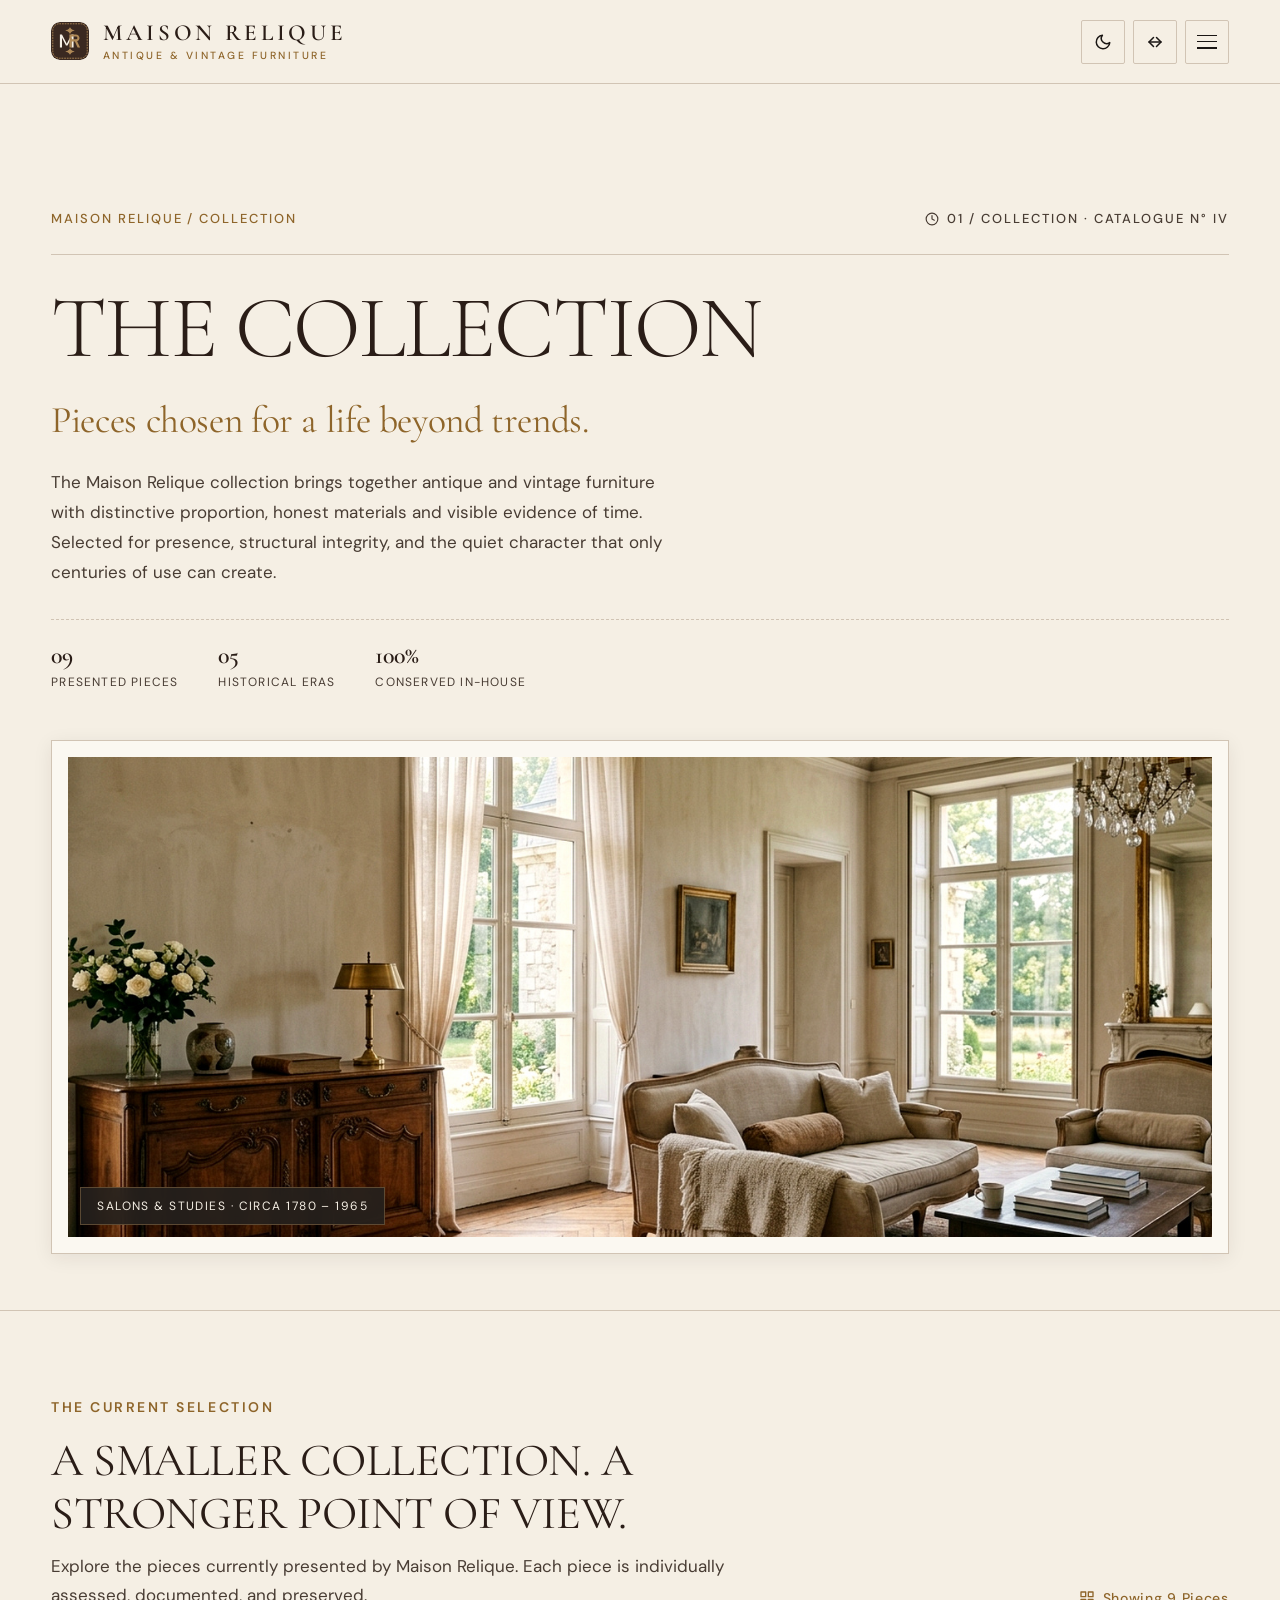
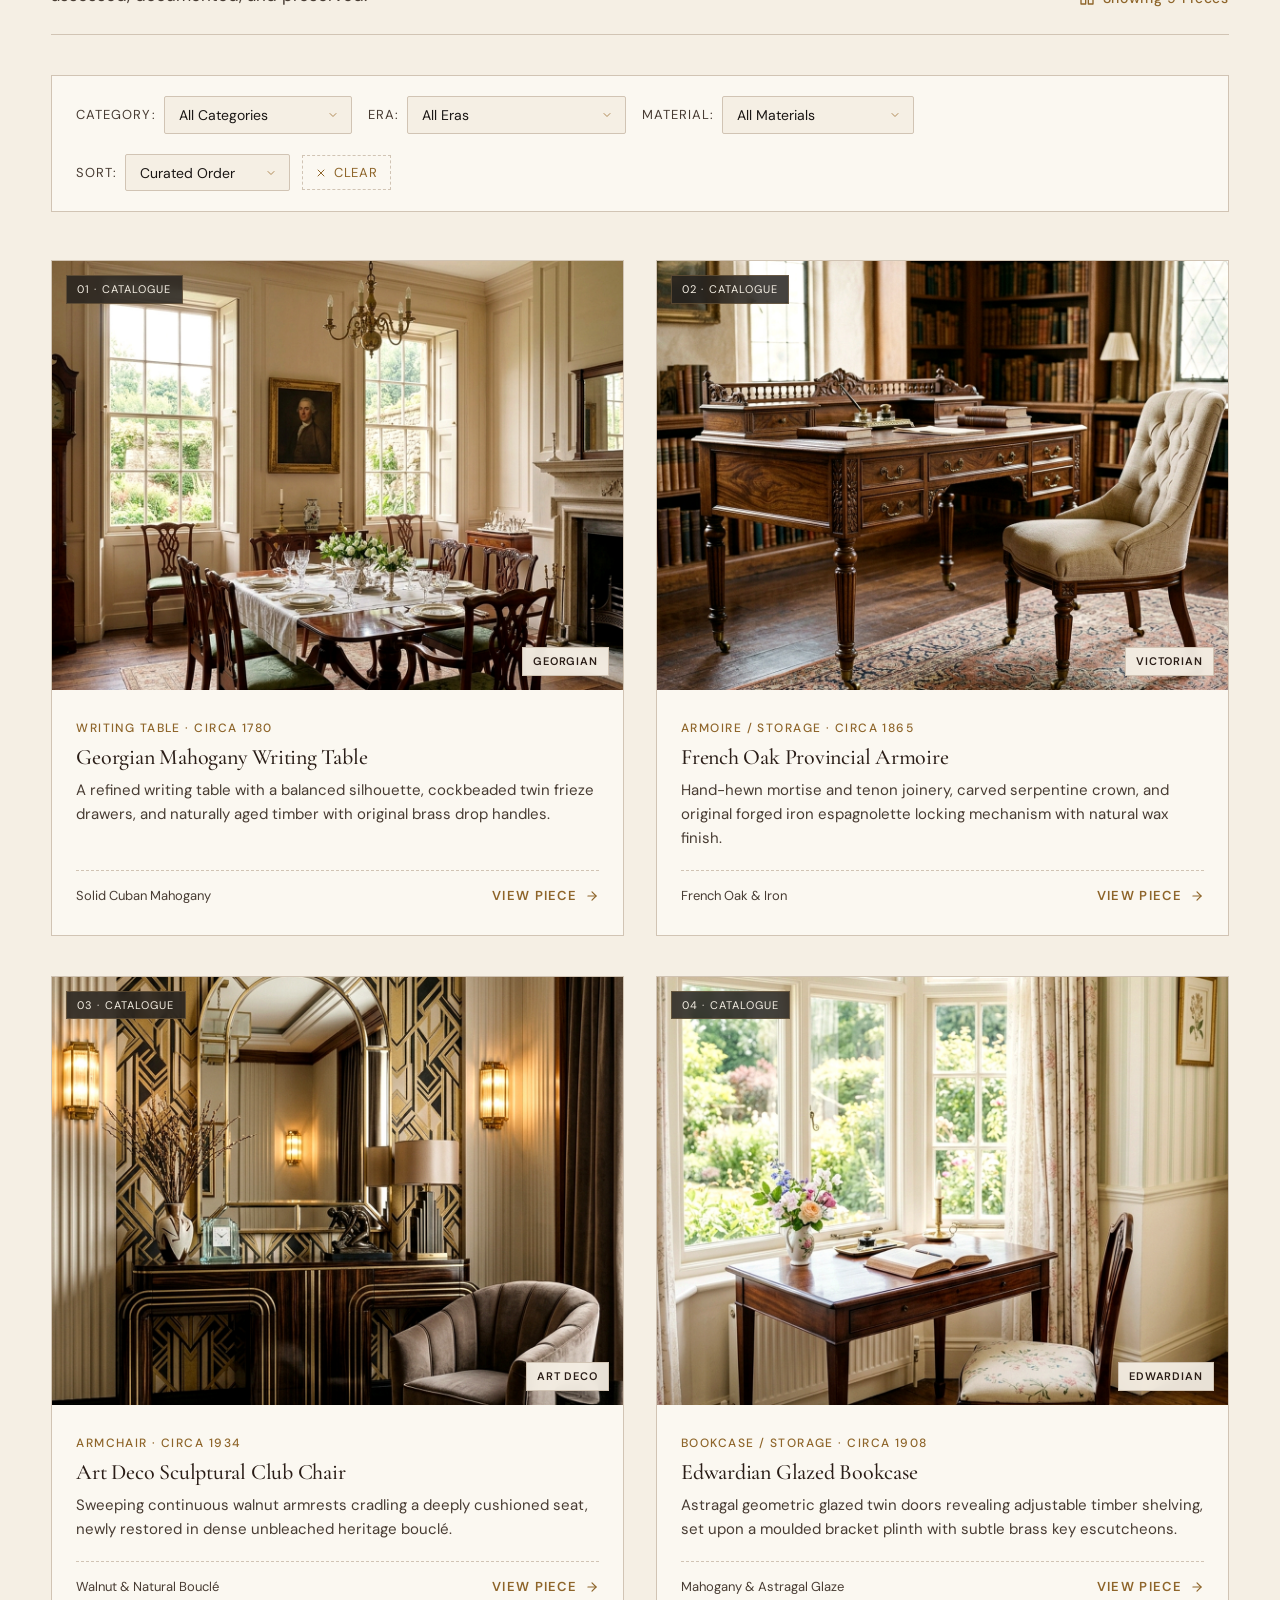
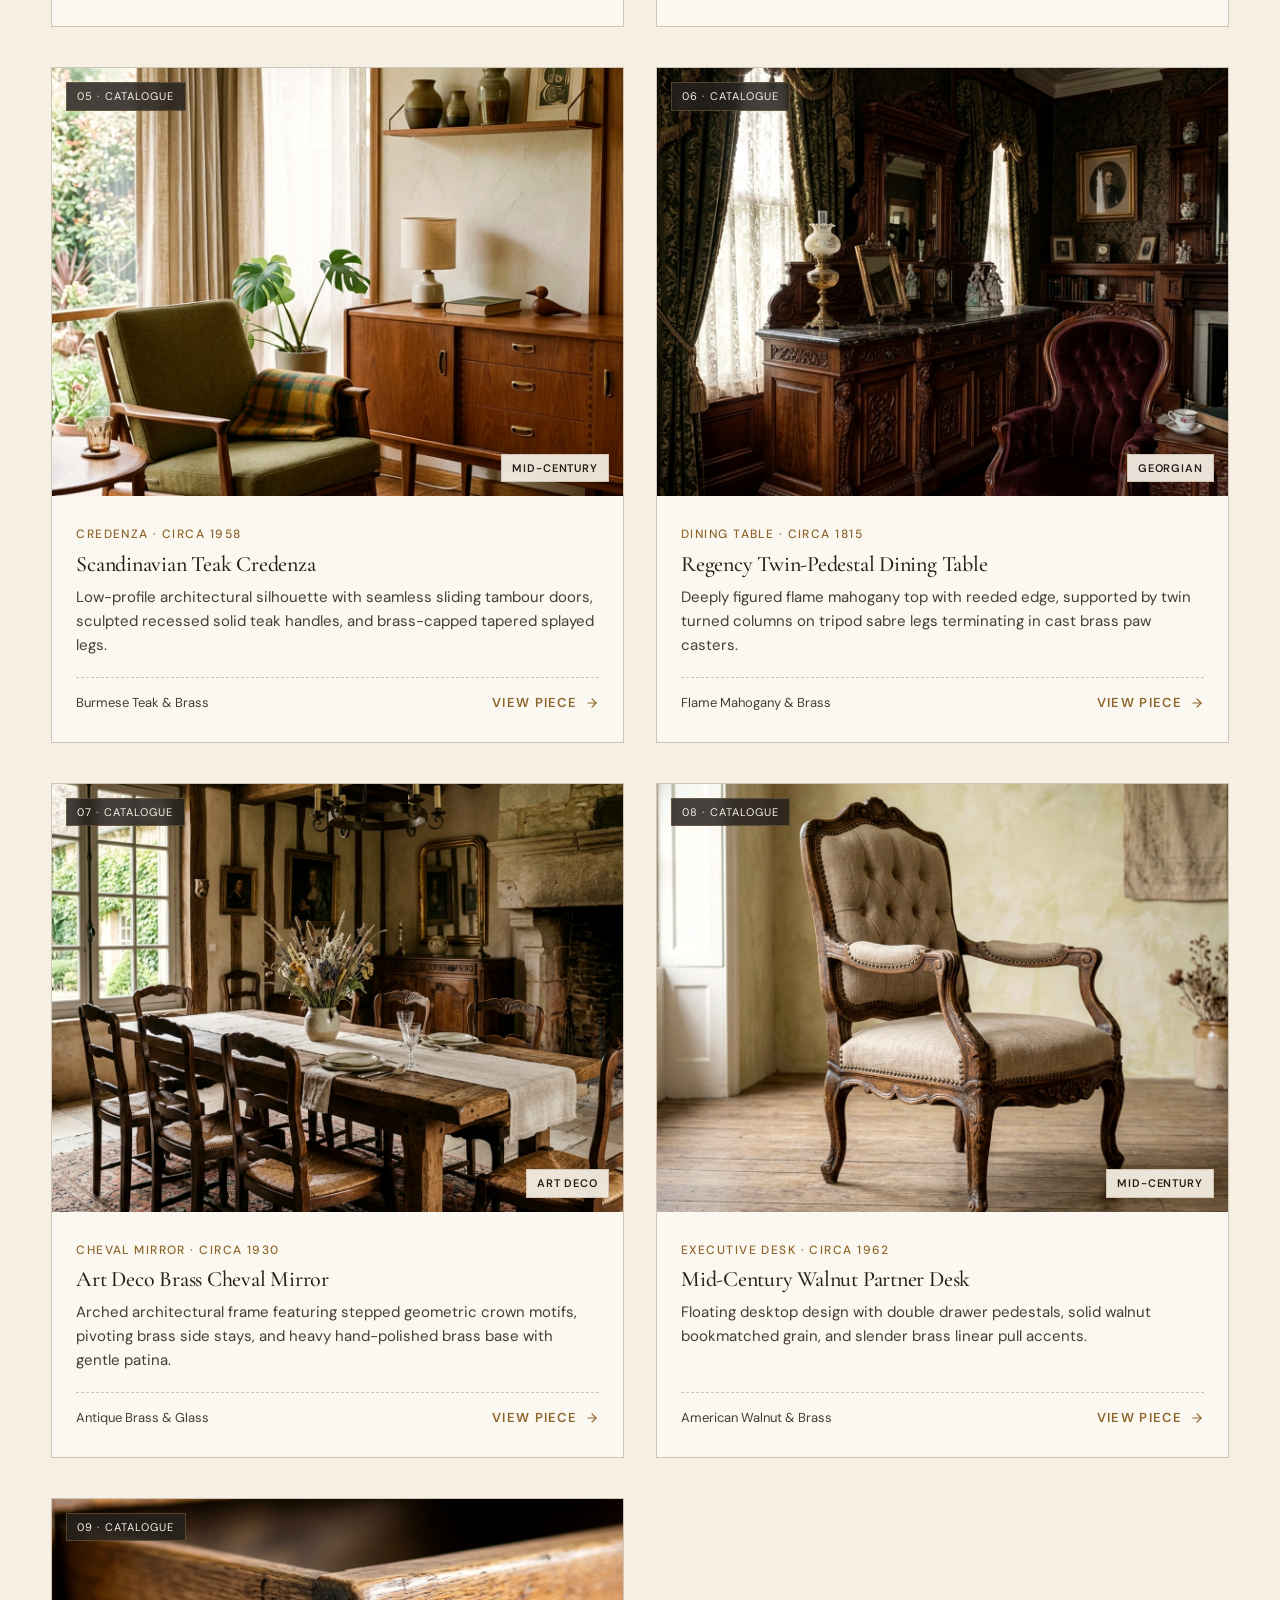
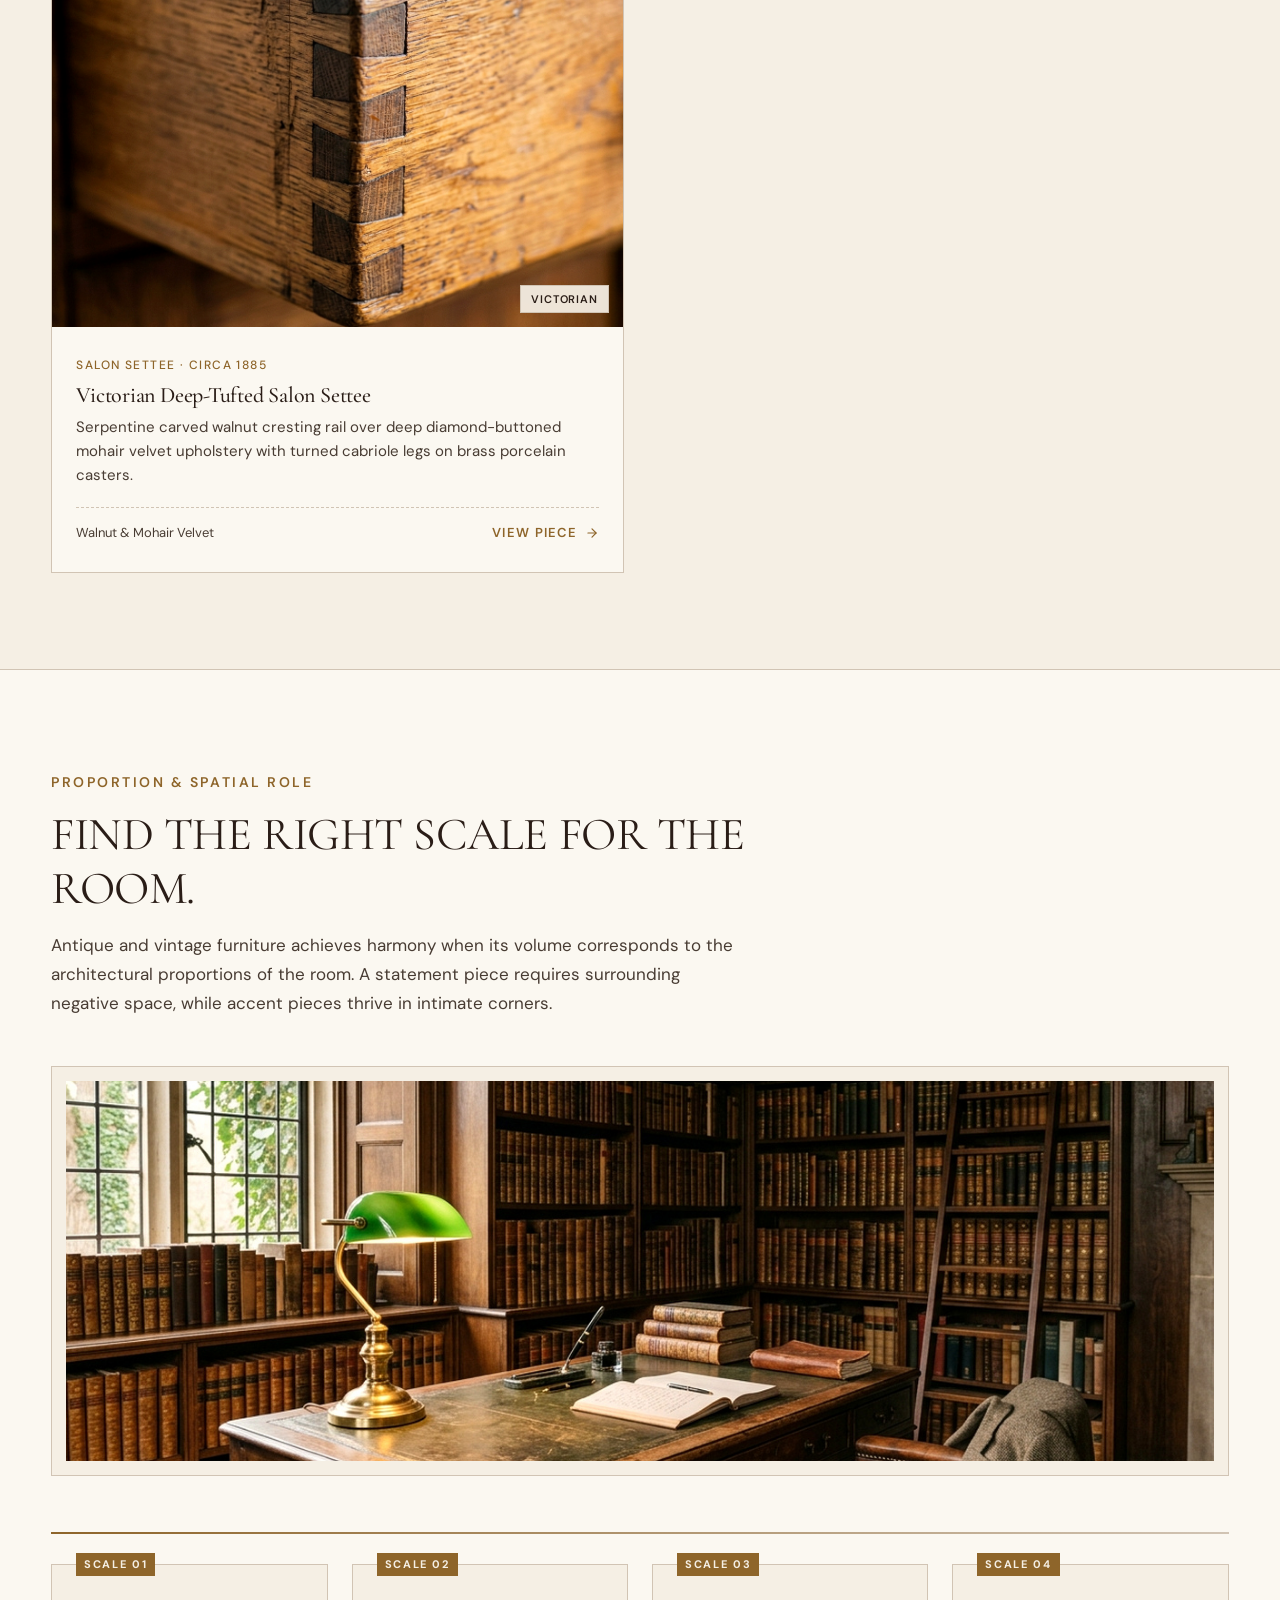
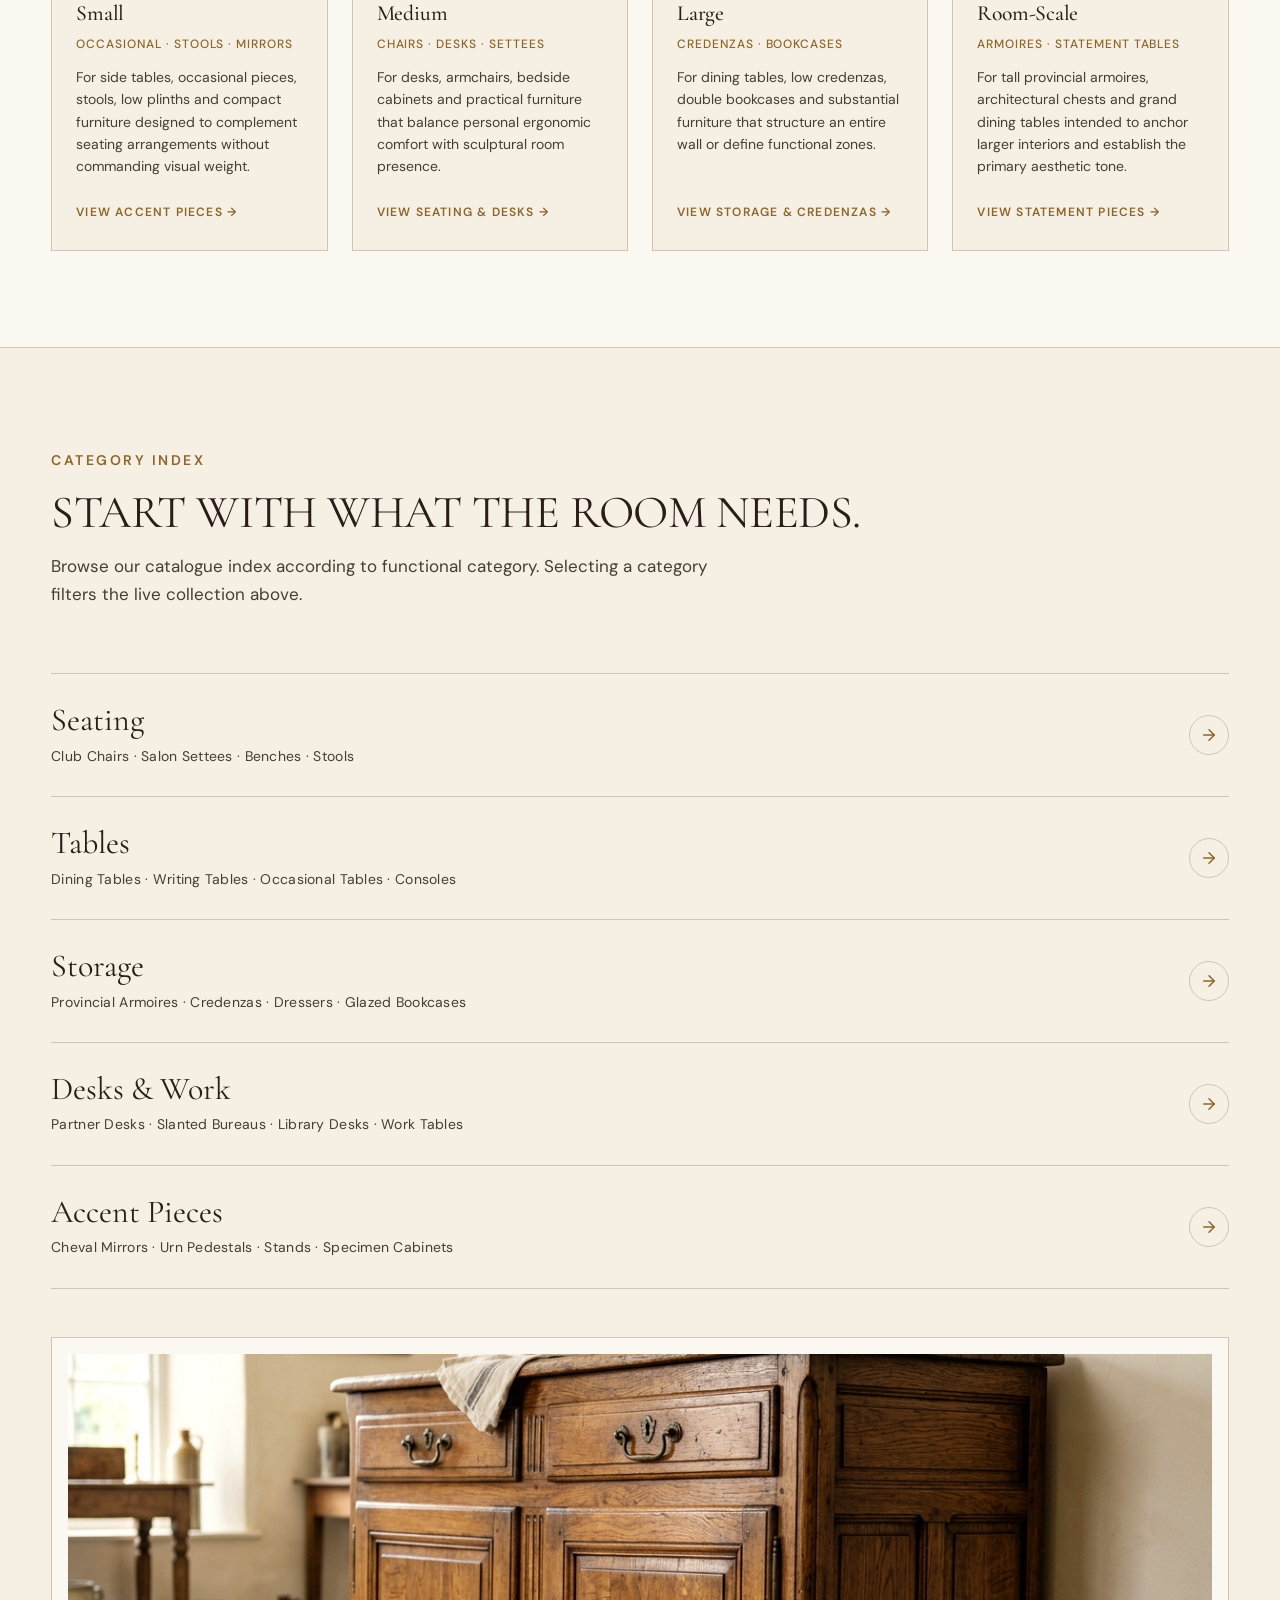
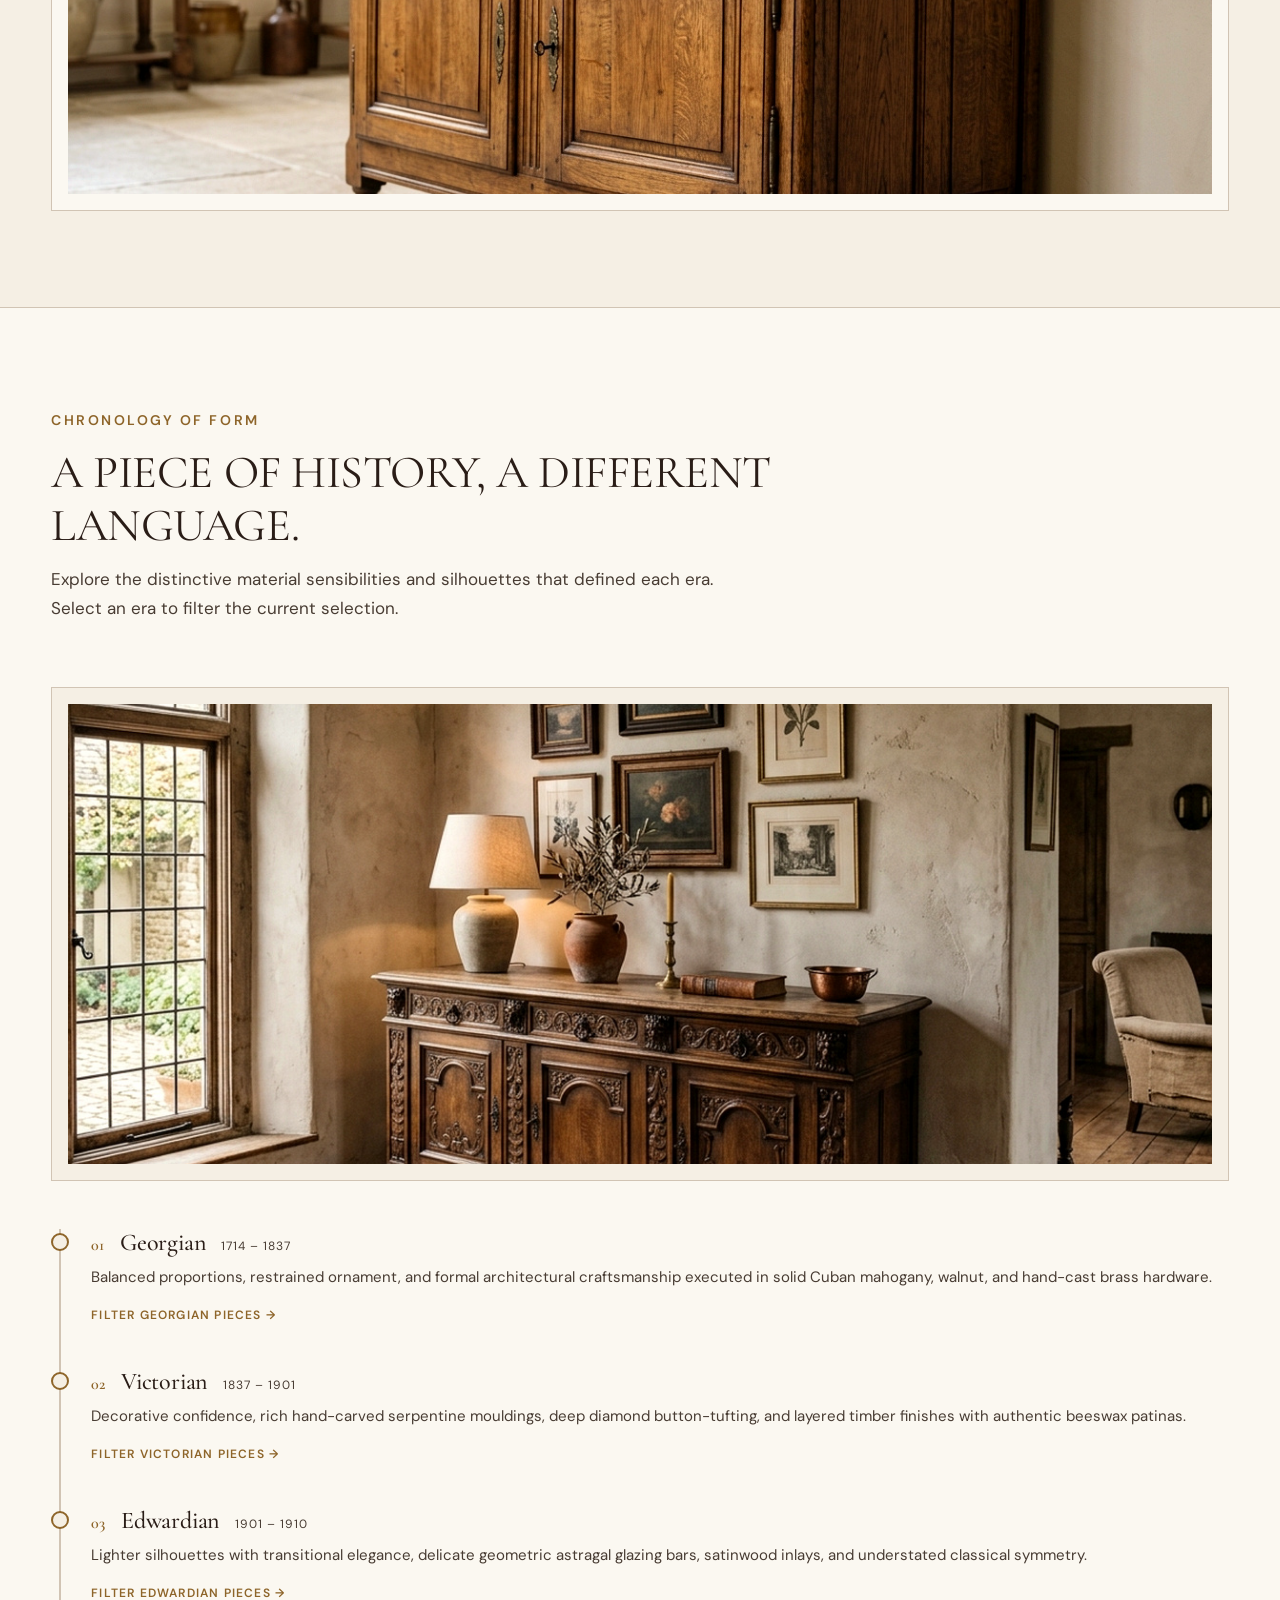
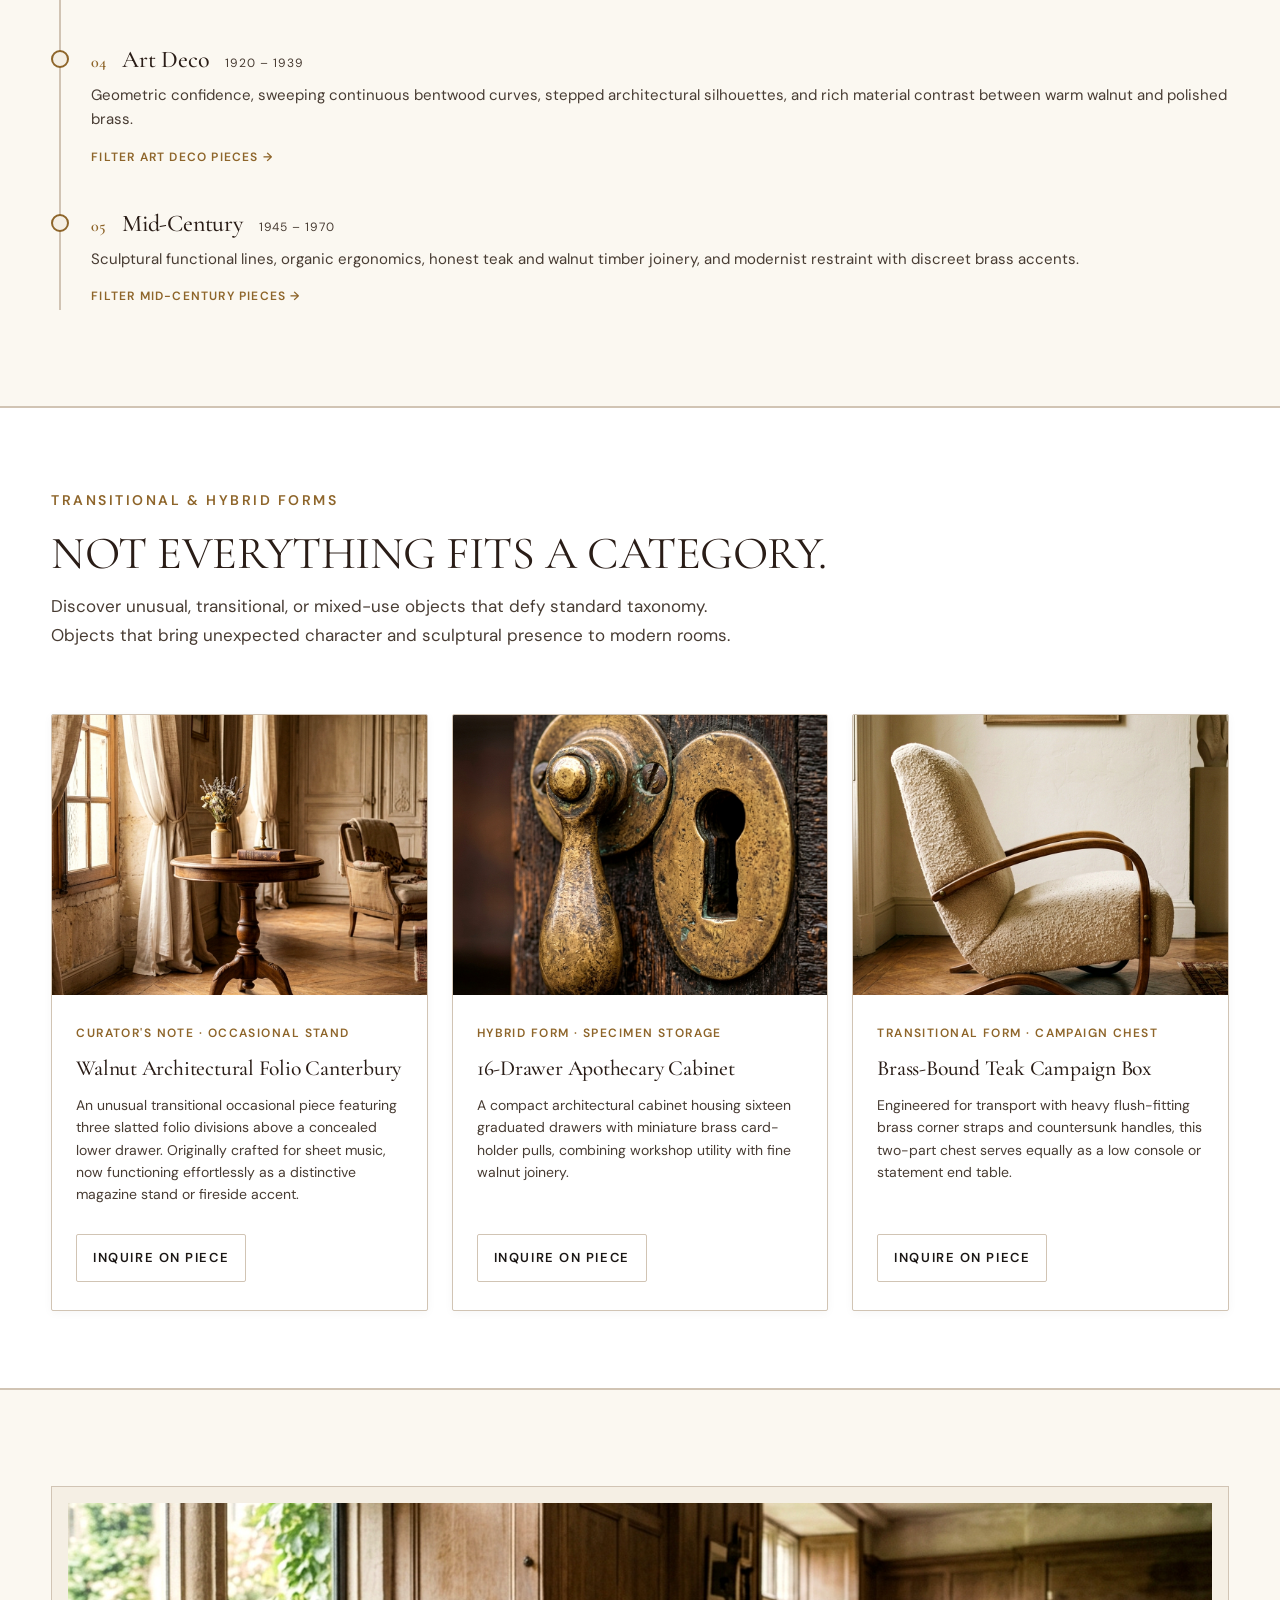
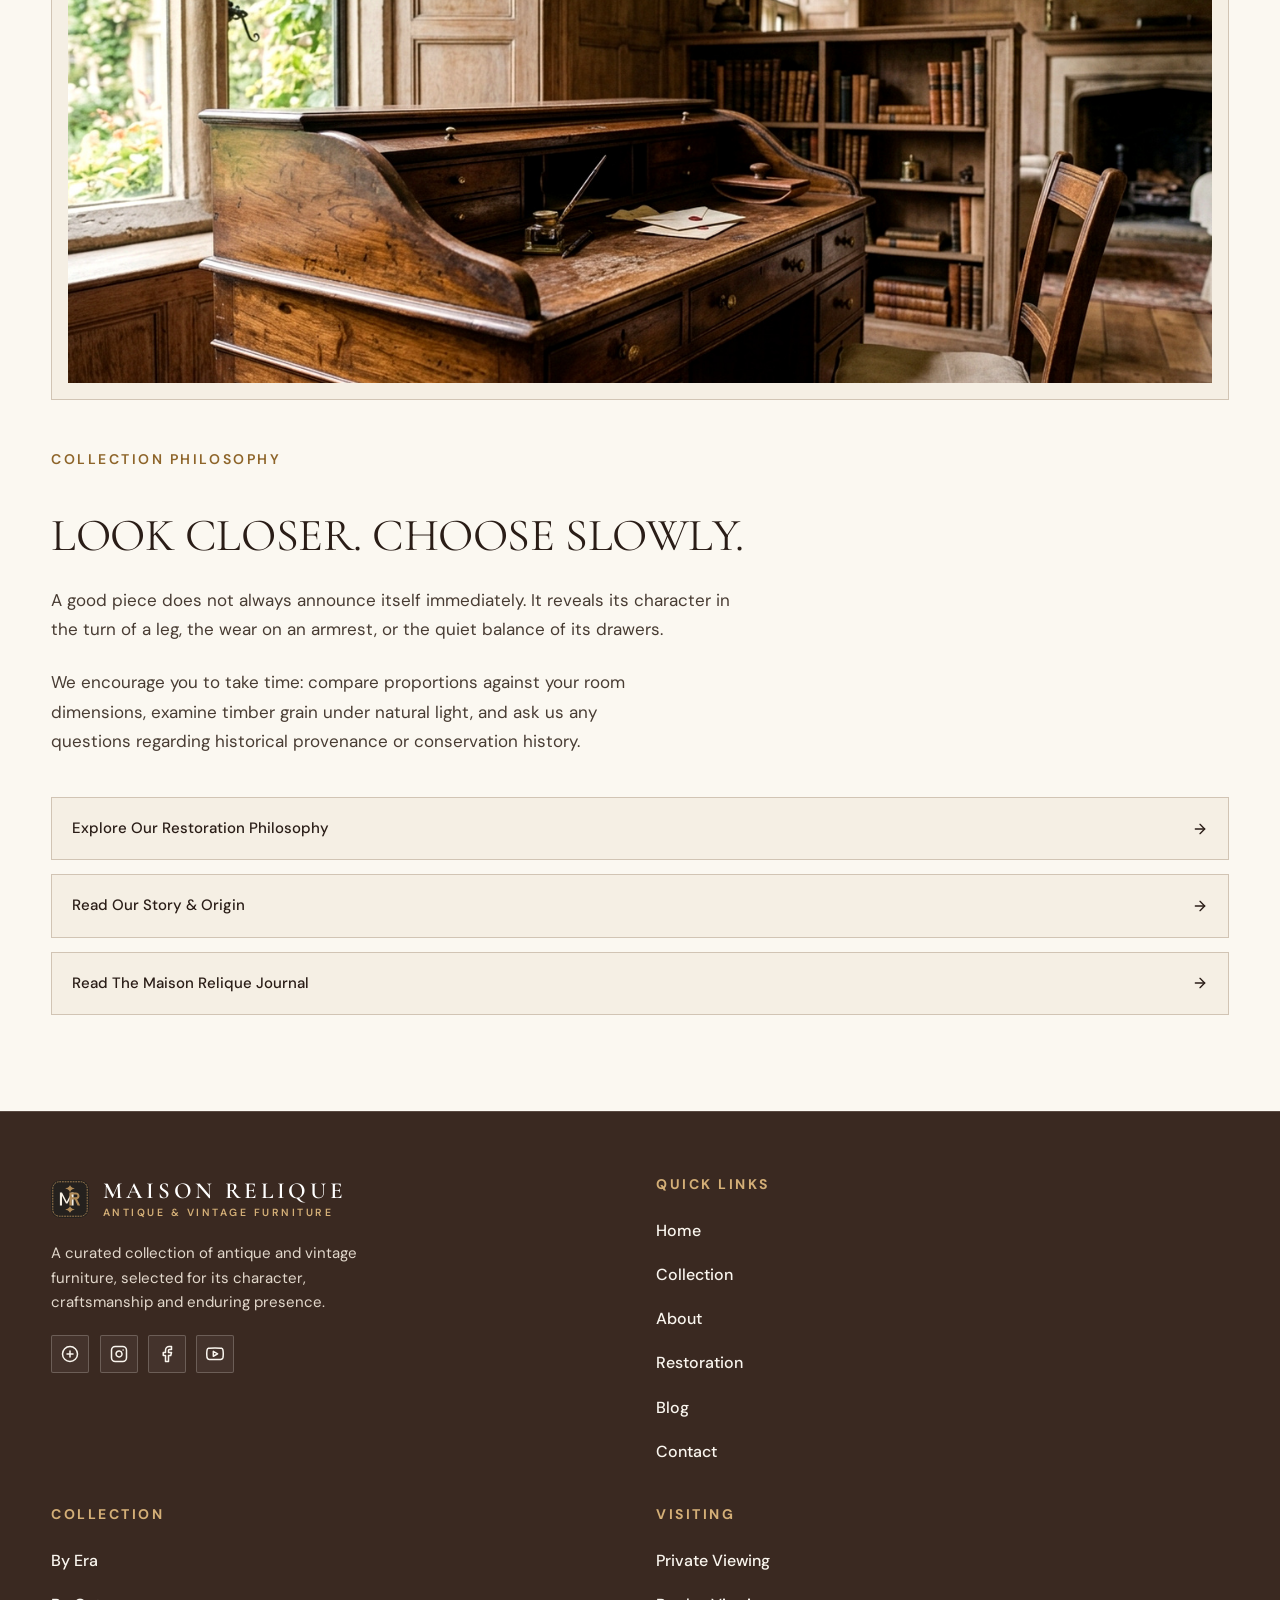
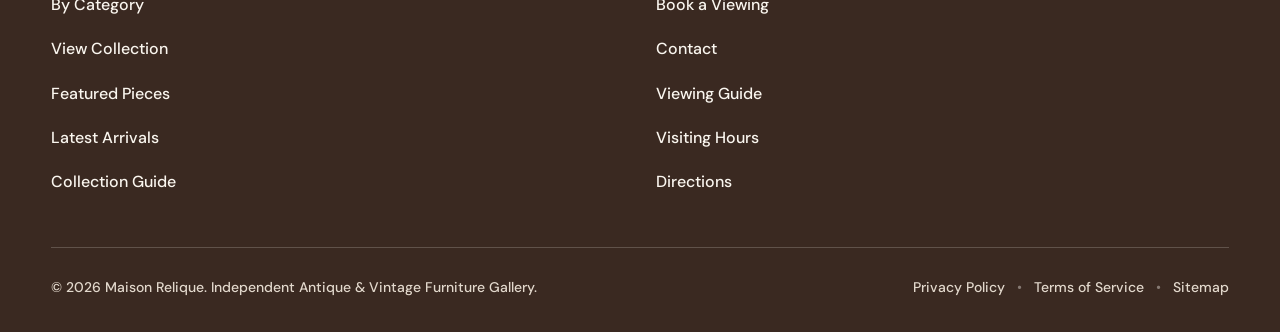
<file: products.html>
<!DOCTYPE html>
<html lang="en" dir="ltr">
<head>
  <meta charset="UTF-8">
  <meta name="viewport" content="width=device-width, initial-scale=1.0">
  <title>The Collection — MAISON RELIQUE</title>
  <meta name="description" content="Discover our considered collection of antique and vintage furniture. Georgian, Victorian, Edwardian, Art Deco and Mid-Century pieces chosen for proportion, material, and enduring presence.">

  <!-- Favicon -->
  <link rel="icon" type="image/svg+xml" href="assets/icons/favicon.svg">

  <!-- Google Fonts: Cormorant Garamond & DM Sans -->
  <link rel="preconnect" href="https://fonts.googleapis.com">
  <link rel="preconnect" href="https://fonts.gstatic.com" crossorigin>
  <link href="https://fonts.googleapis.com/css2?family=Cormorant+Garamond:ital,wght@0,300;0,400;0,500;0,600;0,700;1,400;1,600&family=DM+Sans:ital,opsz,wght@0,9..40,300;0,9..40,400;0,9..40,500;0,9..40,600;0,9..40,700;1,9..40,400&display=swap" rel="stylesheet">

  <!-- Main Stylesheet -->
  <link rel="stylesheet" href="assets/css/style.css">
</head>
<body>

  <!-- ============================================================
       GLOBAL NAVBAR (DESKTOP, TABLET & MOBILE)
       ============================================================ -->
  <header class="site-header" id="site-header">
    <div class="container header-inner">
      
      <!-- Brand Logo with MR Monogram -->
      <a href="index.html" class="brand-logo" aria-label="Maison Relique Homepage">
        <span class="brand-monogram" aria-hidden="true">
          <svg class="monogram-svg" width="38" height="38" viewBox="0 0 64 64" fill="none" xmlns="http://www.w3.org/2000/svg">
            <rect width="64" height="64" rx="14" fill="#3A2921" class="monogram-bg"/>
            <rect x="3" y="3" width="58" height="58" rx="11" fill="none" stroke="#B08A57" stroke-width="1.5" stroke-dasharray="3 1.5"/>
            <path d="M32 9 C30 13 26 14 24 14 C26 15 30 16 32 20 C34 16 38 15 40 14 C38 14 34 13 32 9 Z" fill="#B08A57"/>
            <path d="M32 55 C30 51 26 50 24 50 C26 49 30 48 32 44 C34 48 38 49 40 50 C38 50 34 51 32 55 Z" fill="#B08A57"/>
            <g>
              <path d="M15 43 L15 21 L18.5 21 L26.5 36.5 L34.5 21 L38 21 L38 43 L34.5 43 L34.5 26.5 L27.8 39.5 L25.2 39.5 L18.5 26.5 L18.5 43 Z" fill="#F5EFE4"/>
              <path d="M31 43 L31 21 L41.5 21 C45.5 21 48 23.5 48 27 C48 29.5 46.5 31.5 44 32.5 L49 43 L44.8 43 L40.2 33 L34.8 33 L34.8 43 Z M34.8 29.2 L41.2 29.2 C43.2 29.2 44.5 28.2 44.5 26.8 C44.5 25.4 43.2 24.5 41.2 24.5 L34.8 24.5 Z" fill="#B08A57"/>
            </g>
          </svg>
        </span>
        <span class="brand-text-group">
          <span class="brand-title">Maison Relique</span>
          <span class="brand-subtitle">Antique &amp; Vintage Furniture</span>
        </span>
      </a>

      <!-- Desktop Navigation (1281px+) -->
      <nav class="desktop-nav" aria-label="Primary Navigation">
        
        <!-- Home Dropdown -->
        <div class="nav-dropdown-wrapper">
          <button type="button" class="dropdown-toggle nav-link" id="homeDropdownBtn" aria-haspopup="true" aria-expanded="false">
            <span>Home</span>
            <svg class="dropdown-arrow" width="12" height="12" viewBox="0 0 24 24" fill="none" stroke="currentColor" stroke-width="2" stroke-linecap="round" stroke-linejoin="round" aria-hidden="true"><polyline points="6 9 12 15 18 9"></polyline></svg>
          </button>
          <div class="dropdown-menu" role="menu" aria-labelledby="homeDropdownBtn">
            <a href="index.html" class="dropdown-item" role="menuitem">Home 1</a>
            <a href="home2.html" class="dropdown-item" role="menuitem">Home 2</a>
          </div>
        </div>
        
        <!-- Direct Menu Links (Full Navigation) -->
        <a href="our-story.html" class="nav-link">About</a>
        <a href="products.html" class="nav-link active" aria-current="page">Products</a>
        <a href="journal.html" class="nav-link">Gallery</a>
        <a href="blog.html" class="nav-link">Blog</a>
        <a href="contact.html" class="nav-link">Contact</a>
      </nav>

      <!-- Action Controls (Theme, RTL, Login, Hamburger) -->
      <div class="header-actions">
        <!-- Theme Toggle Button -->
        <button type="button" class="icon-btn theme-toggle-btn" aria-label="Toggle Dark / Light Theme" title="Toggle Theme">
          <svg class="icon-moon" width="18" height="18" viewBox="0 0 24 24" fill="none" stroke="currentColor" stroke-width="2" stroke-linecap="round" stroke-linejoin="round" aria-hidden="true"><path d="M21 12.79A9 9 0 1 1 11.21 3 7 7 0 0 0 21 12.79z"></path></svg>
          <svg class="icon-sun" width="18" height="18" viewBox="0 0 24 24" fill="none" stroke="currentColor" stroke-width="2" stroke-linecap="round" stroke-linejoin="round" aria-hidden="true" style="display: none;"><circle cx="12" cy="12" r="5"></circle><line x1="12" y1="1" x2="12" y2="3"></line><line x1="12" y1="21" x2="12" y2="23"></line><line x1="4.22" y1="4.22" x2="5.64" y2="5.64"></line><line x1="18.36" y1="18.36" x2="19.78" y2="19.78"></line><line x1="1" y1="12" x2="3" y2="12"></line><line x1="21" y1="12" x2="23" y2="12"></line><line x1="4.22" y1="19.78" x2="5.64" y2="18.36"></line><line x1="18.36" y1="5.64" x2="19.78" y2="4.22"></line></svg>
        </button>

        <!-- RTL / LTR Toggle Button -->
        <button type="button" class="icon-btn rtl-toggle-btn" aria-label="Toggle Text Direction (RTL/LTR)" title="Toggle Direction">
          <svg width="18" height="18" viewBox="0 0 24 24" fill="none" stroke="currentColor" stroke-width="2" stroke-linecap="round" stroke-linejoin="round" aria-hidden="true"><path d="M4 12h16"></path><path d="M14 6l6 6-6 6"></path><path d="M10 18l-6-6 6-6"></path></svg>
        </button>

        <!-- Client Login Button (1281px+) -->
        <button type="button" class="btn btn-outline nav-login-btn" data-action="open-login-modal">Login</button>

        <!-- Desktop Book a Viewing CTA Button (1281px+) -->
        <a href="contact.html#enquiry" class="btn btn-primary nav-cta-btn">Book a Viewing</a>

        <!-- Hamburger Menu Button -->
        <button type="button" class="hamburger-btn" id="hamburger-btn" aria-label="Toggle Navigation Menu" aria-expanded="false" aria-controls="mobile-drawer">
          <span class="hamburger-icon">
            <span class="hamburger-line"></span>
            <span class="hamburger-line"></span>
            <span class="hamburger-line"></span>
          </span>
        </button>
      </div>

    </div>
  </header>

  <!-- ============================================================
       MOBILE & TABLET DRAWER NAVIGATION (USER GLOBAL RULE)
       ============================================================ -->
  <div class="drawer-backdrop" id="drawer-backdrop" aria-hidden="true"></div>

  <nav class="mobile-drawer" id="mobile-drawer" aria-label="Mobile and Tablet Navigation">
    <div class="drawer-header">
      <a href="index.html" class="brand-logo" aria-label="Maison Relique">
        <span class="brand-monogram" aria-hidden="true">
          <svg class="monogram-svg" width="32" height="32" viewBox="0 0 64 64" fill="none" xmlns="http://www.w3.org/2000/svg">
            <rect width="64" height="64" rx="14" fill="#3A2921" class="monogram-bg"/>
            <rect x="3" y="3" width="58" height="58" rx="11" fill="none" stroke="#B08A57" stroke-width="1.5" stroke-dasharray="3 1.5"/>
            <g>
              <path d="M15 43 L15 21 L18.5 21 L26.5 36.5 L34.5 21 L38 21 L38 43 L34.5 43 L34.5 26.5 L27.8 39.5 L25.2 39.5 L18.5 26.5 L18.5 43 Z" fill="#F5EFE4"/>
              <path d="M31 43 L31 21 L41.5 21 C45.5 21 48 23.5 48 27 C48 29.5 46.5 31.5 44 32.5 L49 43 L44.8 43 L40.2 33 L34.8 33 L34.8 43 Z M34.8 29.2 L41.2 29.2 C43.2 29.2 44.5 28.2 44.5 26.8 C44.5 25.4 43.2 24.5 41.2 24.5 L34.8 24.5 Z" fill="#B08A57"/>
            </g>
          </svg>
        </span>
        <span class="brand-text-group">
          <span class="brand-title">Maison Relique</span>
          <span class="brand-subtitle">Antique &amp; Vintage Furniture</span>
        </span>
      </a>
      <button type="button" class="icon-btn" id="drawer-close-btn" aria-label="Close navigation menu">
        <svg width="20" height="20" viewBox="0 0 24 24" fill="none" stroke="currentColor" stroke-width="2" stroke-linecap="round" stroke-linejoin="round" aria-hidden="true"><line x1="18" y1="6" x2="6" y2="18"></line><line x1="6" y1="6" x2="18" y2="18"></line></svg>
      </button>
    </div>

    <div class="drawer-body">
      <ul class="drawer-nav-list">
        <!-- Home Submenu -->
        <li class="drawer-nav-item">
          <button type="button" class="drawer-nav-link drawer-submenu-toggle" aria-expanded="false">
            <span>Home</span>
            <svg width="14" height="14" viewBox="0 0 24 24" fill="none" stroke="currentColor" stroke-width="2" stroke-linecap="round" stroke-linejoin="round" aria-hidden="true"><polyline points="6 9 12 15 18 9"></polyline></svg>
          </button>
          <div class="drawer-submenu">
            <a href="index.html" class="drawer-sublink">Home 1</a>
            <a href="home2.html" class="drawer-sublink">Home 2</a>
          </div>
        </li>

        <li class="drawer-nav-item">
          <a href="our-story.html" class="drawer-nav-link">About</a>
        </li>
        <li class="drawer-nav-item">
          <a href="products.html" class="drawer-nav-link active" aria-current="page">Products</a>
        </li>
        <li class="drawer-nav-item">
          <a href="collection.html#category-index" class="drawer-nav-link">Categories</a>
        </li>
        <li class="drawer-nav-item">
          <a href="collection.html#era-index" class="drawer-nav-link">Brands &amp; Eras</a>
        </li>
        <li class="drawer-nav-item">
          <a href="products.html#selection" class="drawer-nav-link">Deals &amp; Curated</a>
        </li>
        <li class="drawer-nav-item">
          <a href="products.html#between" class="drawer-nav-link">Accessories &amp; Accent Pieces</a>
        </li>
        <li class="drawer-nav-item">
          <a href="journal.html" class="drawer-nav-link">Gallery</a>
        </li>
        <li class="drawer-nav-item">
          <a href="blog.html" class="drawer-nav-link">Blog</a>
        </li>
        <li class="drawer-nav-item">
          <a href="contact.html" class="drawer-nav-link">Contact</a>
        </li>
      </ul>

      <!-- Controls in Drawer -->
      <div class="drawer-controls">
        <button type="button" class="drawer-control-btn theme-toggle-btn" aria-label="Toggle Dark / Light Theme">
          <svg class="icon-moon" width="16" height="16" viewBox="0 0 24 24" fill="none" stroke="currentColor" stroke-width="2" stroke-linecap="round" stroke-linejoin="round" aria-hidden="true"><path d="M21 12.79A9 9 0 1 1 11.21 3 7 7 0 0 0 21 12.79z"></path></svg>
          <svg class="icon-sun" width="16" height="16" viewBox="0 0 24 24" fill="none" stroke="currentColor" stroke-width="2" stroke-linecap="round" stroke-linejoin="round" aria-hidden="true" style="display: none;"><circle cx="12" cy="12" r="5"></circle><line x1="12" y1="1" x2="12" y2="3"></line><line x1="12" y1="21" x2="12" y2="23"></line><line x1="4.22" y1="4.22" x2="5.64" y2="5.64"></line><line x1="18.36" y1="18.36" x2="19.78" y2="19.78"></line><line x1="1" y1="12" x2="3" y2="12"></line><line x1="21" y1="12" x2="23" y2="12"></line><line x1="4.22" y1="19.78" x2="5.64" y2="18.36"></line><line x1="18.36" y1="5.64" x2="19.78" y2="4.22"></line></svg>
          <span class="theme-btn-label">Dark Mode</span>
        </button>

        <button type="button" class="drawer-control-btn rtl-toggle-btn" aria-label="Toggle Direction">
          <svg width="16" height="16" viewBox="0 0 24 24" fill="none" stroke="currentColor" stroke-width="2" stroke-linecap="round" stroke-linejoin="round" aria-hidden="true"><path d="M4 12h16"></path><path d="M14 6l6 6-6 6"></path><path d="M10 18l-6-6 6-6"></path></svg>
          <span class="rtl-btn-label">RTL View</span>
        </button>
      </div>

      <!-- Drawer CTAs (User Global Rule: Login Button) -->
      <div class="drawer-actions">
        <button type="button" class="btn btn-outline nav-login-btn" data-action="open-login-modal" style="width: 100%; justify-content: center;">Client Login</button>
        <a href="contact.html#enquiry" class="btn btn-primary" style="width: 100%; justify-content: center;">Book a Viewing</a>
      </div>
    </div>
  </nav>

  <main id="main-content">

    <!-- ============================================================
         SECTION 1 — COLLECTION MASTHEAD
         ============================================================ -->
    <section class="collection-masthead" id="masthead">
      <div class="container">
        
        <!-- Top Editorial Meta Bar -->
        <div class="masthead-meta-bar">
          <span>MAISON RELIQUE / COLLECTION</span>
          <span class="masthead-catalogue-no">
            <svg width="14" height="14" viewBox="0 0 24 24" fill="none" stroke="currentColor" stroke-width="2" stroke-linecap="round" stroke-linejoin="round" aria-hidden="true"><circle cx="12" cy="12" r="10"></circle><polyline points="12 6 12 12 16 14"></polyline></svg>
            <span>01 / COLLECTION &middot; CATALOGUE N&deg; IV</span>
          </span>
        </div>

        <div class="masthead-grid">
          
          <!-- Left Typographic Column -->
          <div class="masthead-text-wrap">
            <div class="masthead-watermark-title">The Collection</div>
            <h1 class="masthead-lead-heading">
              Pieces chosen for a life beyond trends.
            </h1>
            <p class="masthead-description">
              The Maison Relique collection brings together antique and vintage furniture with distinctive proportion, honest materials and visible evidence of time. Selected for presence, structural integrity, and the quiet character that only centuries of use can create.
            </p>

            <div class="masthead-quick-stats">
              <div class="masthead-stat-item">
                <span class="stat-number">09</span>
                <span class="stat-label">Presented Pieces</span>
              </div>
              <div class="masthead-stat-item">
                <span class="stat-number">05</span>
                <span class="stat-label">Historical Eras</span>
              </div>
              <div class="masthead-stat-item">
                <span class="stat-number">100%</span>
                <span class="stat-label">Conserved In-House</span>
              </div>
            </div>
          </div>

          <!-- Right Editorial Cropped Visual -->
          <div class="masthead-media-frame">
            <img src="assets/images/collection/collection-hero.jpg" alt="Antique walnut furniture piece presented in a calm heritage interior with directional daylight" width="1376" height="768" loading="eager" fetchpriority="high">
            <div class="masthead-frame-badge">
              <span>Salons &amp; Studies &middot; Circa 1780 &ndash; 1965</span>
            </div>
          </div>

        </div>

      </div>
    </section>

    <!-- ============================================================
         SECTION 2 — THE CURRENT SELECTION (FILTER & PRODUCT GRID)
         ============================================================ -->
    <section class="selection-section" id="selection">
      <div class="container">
        
        <!-- Section Header -->
        <div class="selection-header-wrap">
          <div class="selection-header-left">
            <span class="eyebrow">The Current Selection</span>
            <h2 class="heading-lg">A smaller collection. A stronger point of view.</h2>
            <p class="body-lead" style="margin-top: 0.75rem;">
              Explore the pieces currently presented by Maison Relique. Each piece is individually assessed, documented, and preserved.
            </p>
          </div>
          <div class="selection-count-badge">
            <svg width="16" height="16" viewBox="0 0 24 24" fill="none" stroke="currentColor" stroke-width="2" stroke-linecap="round" stroke-linejoin="round" aria-hidden="true"><rect x="3" y="3" width="7" height="7"></rect><rect x="14" y="3" width="7" height="7"></rect><rect x="14" y="14" width="7" height="7"></rect><rect x="3" y="14" width="7" height="7"></rect></svg>
            <span id="product-count-display">Showing 9 Pieces</span>
            <button type="button" class="mobile-filter-trigger" id="mobile-filter-trigger-btn" aria-label="Open filter menu">
              <svg width="16" height="16" viewBox="0 0 24 24" fill="none" stroke="currentColor" stroke-width="2" stroke-linecap="round" stroke-linejoin="round" aria-hidden="true"><polygon points="22 3 2 3 10 12.46 10 19 14 21 14 12.46 22 3"></polygon></svg>
              <span>Filter Pieces</span>
            </button>
          </div>
        </div>

        <!-- Desktop Filter Control Bar -->
        <div class="filter-bar-container" role="toolbar" aria-label="Collection filters">
          
          <div class="filter-group-horizontal">
            
            <!-- Category Filter -->
            <div class="filter-select-wrapper">
              <label for="filter-category" class="filter-select-label">Category:</label>
              <select id="filter-category" class="filter-dropdown-select" aria-label="Filter by furniture category">
                <option value="all">All Categories</option>
                <option value="seating">Seating</option>
                <option value="tables">Tables</option>
                <option value="storage">Storage</option>
                <option value="desks">Desks &amp; Work</option>
                <option value="occasional">Accent &amp; Occasional</option>
              </select>
            </div>

            <!-- Era Filter -->
            <div class="filter-select-wrapper">
              <label for="filter-era" class="filter-select-label">Era:</label>
              <select id="filter-era" class="filter-dropdown-select" aria-label="Filter by design era">
                <option value="all">All Eras</option>
                <option value="georgian">Georgian (1714–1837)</option>
                <option value="victorian">Victorian (1837–1901)</option>
                <option value="edwardian">Edwardian (1901–1910)</option>
                <option value="art-deco">Art Deco (1920–1939)</option>
                <option value="mid-century">Mid-Century (1945–1970)</option>
              </select>
            </div>

            <!-- Material Filter -->
            <div class="filter-select-wrapper">
              <label for="filter-material" class="filter-select-label">Material:</label>
              <select id="filter-material" class="filter-dropdown-select" aria-label="Filter by material">
                <option value="all">All Materials</option>
                <option value="wood">Timber &amp; Wood</option>
                <option value="upholstery">Upholstered / Textiles</option>
                <option value="brass">Brass &amp; Metal</option>
              </select>
            </div>

          </div>

          <div class="filter-action-buttons">
            <!-- Sort Filter -->
            <div class="filter-select-wrapper">
              <label for="filter-sort" class="filter-select-label">Sort:</label>
              <select id="filter-sort" class="filter-dropdown-select" aria-label="Sort collection items">
                <option value="featured">Curated Order</option>
                <option value="newest">Recent Discovery</option>
                <option value="title-az">Name (A–Z)</option>
              </select>
            </div>

            <!-- Clear Filters Button -->
            <button type="button" class="btn-filter-reset" id="filter-clear-btn" aria-label="Reset all active filters">
              <svg width="12" height="12" viewBox="0 0 24 24" fill="none" stroke="currentColor" stroke-width="2" stroke-linecap="round" stroke-linejoin="round" aria-hidden="true"><line x1="18" y1="6" x2="6" y2="18"></line><line x1="6" y1="6" x2="18" y2="18"></line></svg>
              <span>Clear</span>
            </button>
          </div>

        </div>

        <!-- Editorial 3-Column Product Grid -->
        <div class="collection-grid" id="collection-grid-container" aria-live="polite">
          
          <!-- Piece 01 -->
          <article class="collection-card" data-category="tables" data-era="georgian" data-material="wood" data-id="01" data-scale="medium" data-order="1" data-title="Georgian Writing Table">
            <div class="card-media-box">
              <img src="assets/images/collection/products/product-01.jpg" alt="Georgian mahogany writing table with turned fluted legs and brass handles" width="1200" height="900" loading="lazy">
              <span class="card-index-tag">01 &middot; CATALOGUE</span>
              <span class="card-era-badge">Georgian</span>
            </div>
            <div class="card-info-box">
              <div class="card-heading-group">
                <span class="card-category-label">Writing Table &middot; Circa 1780</span>
                <h3 class="card-item-title">
                  <a href="product-detail.html?id=01">Georgian Mahogany Writing Table</a>
                </h3>
                <p class="card-summary-text">
                  A refined writing table with a balanced silhouette, cockbeaded twin frieze drawers, and naturally aged timber with original brass drop handles.
                </p>
              </div>
              <div class="card-spec-row">
                <span>Solid Cuban Mahogany</span>
                <a href="product-detail.html?id=01" class="card-action-link" aria-label="View details for Georgian Mahogany Writing Table">
                  <span>View Piece</span>
                  <svg class="rtl-mirror" width="14" height="14" viewBox="0 0 24 24" fill="none" stroke="currentColor" stroke-width="2" stroke-linecap="round" stroke-linejoin="round" aria-hidden="true"><line x1="5" y1="12" x2="19" y2="12"></line><polyline points="12 5 19 12 12 19"></polyline></svg>
                </a>
              </div>
            </div>
          </article>

          <!-- Piece 02 -->
          <article class="collection-card" data-category="storage" data-era="victorian" data-material="wood" data-id="02" data-scale="room-scale" data-order="2" data-title="French Oak Provincial Armoire">
            <div class="card-media-box">
              <img src="assets/images/collection/products/product-02.jpg" alt="French oak provincial armoire with carved crown and espagnolette hardware" width="1200" height="900" loading="lazy">
              <span class="card-index-tag">02 &middot; CATALOGUE</span>
              <span class="card-era-badge">Victorian</span>
            </div>
            <div class="card-info-box">
              <div class="card-heading-group">
                <span class="card-category-label">Armoire / Storage &middot; Circa 1865</span>
                <h3 class="card-item-title">
                  <a href="product-detail.html?id=02">French Oak Provincial Armoire</a>
                </h3>
                <p class="card-summary-text">
                  Hand-hewn mortise and tenon joinery, carved serpentine crown, and original forged iron espagnolette locking mechanism with natural wax finish.
                </p>
              </div>
              <div class="card-spec-row">
                <span>French Oak &amp; Iron</span>
                <a href="product-detail.html?id=02" class="card-action-link" aria-label="View details for French Oak Provincial Armoire">
                  <span>View Piece</span>
                  <svg class="rtl-mirror" width="14" height="14" viewBox="0 0 24 24" fill="none" stroke="currentColor" stroke-width="2" stroke-linecap="round" stroke-linejoin="round" aria-hidden="true"><line x1="5" y1="12" x2="19" y2="12"></line><polyline points="12 5 19 12 12 19"></polyline></svg>
                </a>
              </div>
            </div>
          </article>

          <!-- Piece 03 -->
          <article class="collection-card" data-category="seating" data-era="art-deco" data-material="upholstery" data-id="03" data-scale="medium" data-order="3" data-title="Art Deco Sculptural Club Chair">
            <div class="card-media-box">
              <img src="assets/images/collection/products/product-03.jpg" alt="Art Deco curved club chair upholstered in unbleached natural bouclé with bent walnut arms" width="1200" height="900" loading="lazy">
              <span class="card-index-tag">03 &middot; CATALOGUE</span>
              <span class="card-era-badge">Art Deco</span>
            </div>
            <div class="card-info-box">
              <div class="card-heading-group">
                <span class="card-category-label">Armchair &middot; Circa 1934</span>
                <h3 class="card-item-title">
                  <a href="product-detail.html?id=03">Art Deco Sculptural Club Chair</a>
                </h3>
                <p class="card-summary-text">
                  Sweeping continuous walnut armrests cradling a deeply cushioned seat, newly restored in dense unbleached heritage bouclé.
                </p>
              </div>
              <div class="card-spec-row">
                <span>Walnut &amp; Natural Boucl&eacute;</span>
                <a href="product-detail.html?id=03" class="card-action-link" aria-label="View details for Art Deco Sculptural Club Chair">
                  <span>View Piece</span>
                  <svg class="rtl-mirror" width="14" height="14" viewBox="0 0 24 24" fill="none" stroke="currentColor" stroke-width="2" stroke-linecap="round" stroke-linejoin="round" aria-hidden="true"><line x1="5" y1="12" x2="19" y2="12"></line><polyline points="12 5 19 12 12 19"></polyline></svg>
                </a>
              </div>
            </div>
          </article>

          <!-- Piece 04 -->
          <article class="collection-card" data-category="storage" data-era="edwardian" data-material="wood" data-id="04" data-scale="large" data-order="4" data-title="Edwardian Glazed Library Bookcase">
            <div class="card-media-box">
              <img src="assets/images/collection/products/product-04.jpg" alt="Edwardian mahogany glazed library bookcase with geometric astragal bars" width="1200" height="900" loading="lazy">
              <span class="card-index-tag">04 &middot; CATALOGUE</span>
              <span class="card-era-badge">Edwardian</span>
            </div>
            <div class="card-info-box">
              <div class="card-heading-group">
                <span class="card-category-label">Bookcase / Storage &middot; Circa 1908</span>
                <h3 class="card-item-title">
                  <a href="product-detail.html?id=04">Edwardian Glazed Bookcase</a>
                </h3>
                <p class="card-summary-text">
                  Astragal geometric glazed twin doors revealing adjustable timber shelving, set upon a moulded bracket plinth with subtle brass key escutcheons.
                </p>
              </div>
              <div class="card-spec-row">
                <span>Mahogany &amp; Astragal Glaze</span>
                <a href="product-detail.html?id=04" class="card-action-link" aria-label="View details for Edwardian Glazed Bookcase">
                  <span>View Piece</span>
                  <svg class="rtl-mirror" width="14" height="14" viewBox="0 0 24 24" fill="none" stroke="currentColor" stroke-width="2" stroke-linecap="round" stroke-linejoin="round" aria-hidden="true"><line x1="5" y1="12" x2="19" y2="12"></line><polyline points="12 5 19 12 12 19"></polyline></svg>
                </a>
              </div>
            </div>
          </article>

          <!-- Piece 05 -->
          <article class="collection-card" data-category="storage" data-era="mid-century" data-material="wood" data-id="05" data-scale="large" data-order="5" data-title="Scandinavian Teak Sideboard Credenza">
            <div class="card-media-box">
              <img src="assets/images/collection/products/product-05.jpg" alt="Mid-century modern teak sideboard credenza with sliding tambour doors and brass tipped legs" width="1200" height="900" loading="lazy">
              <span class="card-index-tag">05 &middot; CATALOGUE</span>
              <span class="card-era-badge">Mid-Century</span>
            </div>
            <div class="card-info-box">
              <div class="card-heading-group">
                <span class="card-category-label">Credenza &middot; Circa 1958</span>
                <h3 class="card-item-title">
                  <a href="product-detail.html?id=05">Scandinavian Teak Credenza</a>
                </h3>
                <p class="card-summary-text">
                  Low-profile architectural silhouette with seamless sliding tambour doors, sculpted recessed solid teak handles, and brass-capped tapered splayed legs.
                </p>
              </div>
              <div class="card-spec-row">
                <span>Burmese Teak &amp; Brass</span>
                <a href="product-detail.html?id=05" class="card-action-link" aria-label="View details for Scandinavian Teak Credenza">
                  <span>View Piece</span>
                  <svg class="rtl-mirror" width="14" height="14" viewBox="0 0 24 24" fill="none" stroke="currentColor" stroke-width="2" stroke-linecap="round" stroke-linejoin="round" aria-hidden="true"><line x1="5" y1="12" x2="19" y2="12"></line><polyline points="12 5 19 12 12 19"></polyline></svg>
                </a>
              </div>
            </div>
          </article>

          <!-- Piece 06 -->
          <article class="collection-card" data-category="tables" data-era="georgian" data-material="wood" data-id="06" data-scale="room-scale" data-order="6" data-title="Regency Twin-Pedestal Dining Table">
            <div class="card-media-box">
              <img src="assets/images/collection/products/product-06.jpg" alt="Regency twin-pedestal mahogany dining table with tripod sabre legs and brass paw casters" width="1200" height="900" loading="lazy">
              <span class="card-index-tag">06 &middot; CATALOGUE</span>
              <span class="card-era-badge">Georgian</span>
            </div>
            <div class="card-info-box">
              <div class="card-heading-group">
                <span class="card-category-label">Dining Table &middot; Circa 1815</span>
                <h3 class="card-item-title">
                  <a href="product-detail.html?id=06">Regency Twin-Pedestal Dining Table</a>
                </h3>
                <p class="card-summary-text">
                  Deeply figured flame mahogany top with reeded edge, supported by twin turned columns on tripod sabre legs terminating in cast brass paw casters.
                </p>
              </div>
              <div class="card-spec-row">
                <span>Flame Mahogany &amp; Brass</span>
                <a href="product-detail.html?id=06" class="card-action-link" aria-label="View details for Regency Twin-Pedestal Dining Table">
                  <span>View Piece</span>
                  <svg class="rtl-mirror" width="14" height="14" viewBox="0 0 24 24" fill="none" stroke="currentColor" stroke-width="2" stroke-linecap="round" stroke-linejoin="round" aria-hidden="true"><line x1="5" y1="12" x2="19" y2="12"></line><polyline points="12 5 19 12 12 19"></polyline></svg>
                </a>
              </div>
            </div>
          </article>

          <!-- Piece 07 -->
          <article class="collection-card" data-category="occasional" data-era="art-deco" data-material="brass" data-id="07" data-scale="small" data-order="7" data-title="Art Deco Brass Cheval Mirror">
            <div class="card-media-box">
              <img src="assets/images/collection/products/product-07.jpg" alt="Art Deco solid brass floor cheval mirror with stepped arch crown and pivot hardware" width="1200" height="900" loading="lazy">
              <span class="card-index-tag">07 &middot; CATALOGUE</span>
              <span class="card-era-badge">Art Deco</span>
            </div>
            <div class="card-info-box">
              <div class="card-heading-group">
                <span class="card-category-label">Cheval Mirror &middot; Circa 1930</span>
                <h3 class="card-item-title">
                  <a href="product-detail.html?id=07">Art Deco Brass Cheval Mirror</a>
                </h3>
                <p class="card-summary-text">
                  Arched architectural frame featuring stepped geometric crown motifs, pivoting brass side stays, and heavy hand-polished brass base with gentle patina.
                </p>
              </div>
              <div class="card-spec-row">
                <span>Antique Brass &amp; Glass</span>
                <a href="product-detail.html?id=07" class="card-action-link" aria-label="View details for Art Deco Brass Cheval Mirror">
                  <span>View Piece</span>
                  <svg class="rtl-mirror" width="14" height="14" viewBox="0 0 24 24" fill="none" stroke="currentColor" stroke-width="2" stroke-linecap="round" stroke-linejoin="round" aria-hidden="true"><line x1="5" y1="12" x2="19" y2="12"></line><polyline points="12 5 19 12 12 19"></polyline></svg>
                </a>
              </div>
            </div>
          </article>

          <!-- Piece 08 -->
          <article class="collection-card" data-category="desks" data-era="mid-century" data-material="wood" data-id="08" data-scale="large" data-order="8" data-title="Mid-Century Walnut Partner Desk">
            <div class="card-media-box">
              <img src="assets/images/collection/products/product-08.jpg" alt="Mid-century modern walnut partner desk with floating top and double pedestal drawers" width="1200" height="900" loading="lazy">
              <span class="card-index-tag">08 &middot; CATALOGUE</span>
              <span class="card-era-badge">Mid-Century</span>
            </div>
            <div class="card-info-box">
              <div class="card-heading-group">
                <span class="card-category-label">Executive Desk &middot; Circa 1962</span>
                <h3 class="card-item-title">
                  <a href="product-detail.html?id=08">Mid-Century Walnut Partner Desk</a>
                </h3>
                <p class="card-summary-text">
                  Floating desktop design with double drawer pedestals, solid walnut bookmatched grain, and slender brass linear pull accents.
                </p>
              </div>
              <div class="card-spec-row">
                <span>American Walnut &amp; Brass</span>
                <a href="product-detail.html?id=08" class="card-action-link" aria-label="View details for Mid-Century Walnut Partner Desk">
                  <span>View Piece</span>
                  <svg class="rtl-mirror" width="14" height="14" viewBox="0 0 24 24" fill="none" stroke="currentColor" stroke-width="2" stroke-linecap="round" stroke-linejoin="round" aria-hidden="true"><line x1="5" y1="12" x2="19" y2="12"></line><polyline points="12 5 19 12 12 19"></polyline></svg>
                </a>
              </div>
            </div>
          </article>

          <!-- Piece 09 -->
          <article class="collection-card" data-category="seating" data-era="victorian" data-material="upholstery" data-id="09" data-scale="medium" data-order="9" data-title="Victorian Deep-Tufted Salon Settee">
            <div class="card-media-box">
              <img src="assets/images/collection/products/product-09.jpg" alt="Victorian salon settee upholstered in olive mohair velvet with carved walnut cabriole legs" width="1200" height="900" loading="lazy">
              <span class="card-index-tag">09 &middot; CATALOGUE</span>
              <span class="card-era-badge">Victorian</span>
            </div>
            <div class="card-info-box">
              <div class="card-heading-group">
                <span class="card-category-label">Salon Settee &middot; Circa 1885</span>
                <h3 class="card-item-title">
                  <a href="product-detail.html?id=09">Victorian Deep-Tufted Salon Settee</a>
                </h3>
                <p class="card-summary-text">
                  Serpentine carved walnut cresting rail over deep diamond-buttoned mohair velvet upholstery with turned cabriole legs on brass porcelain casters.
                </p>
              </div>
              <div class="card-spec-row">
                <span>Walnut &amp; Mohair Velvet</span>
                <a href="product-detail.html?id=09" class="card-action-link" aria-label="View details for Victorian Deep-Tufted Salon Settee">
                  <span>View Piece</span>
                  <svg class="rtl-mirror" width="14" height="14" viewBox="0 0 24 24" fill="none" stroke="currentColor" stroke-width="2" stroke-linecap="round" stroke-linejoin="round" aria-hidden="true"><line x1="5" y1="12" x2="19" y2="12"></line><polyline points="12 5 19 12 12 19"></polyline></svg>
                </a>
              </div>
            </div>
          </article>

          <!-- Empty State (Hidden when pieces match) -->
          <div class="collection-empty-state" id="collection-empty-state" style="display: none;">
            <div style="color: var(--color-secondary); margin-bottom: 1rem;">
              <svg width="40" height="40" viewBox="0 0 24 24" fill="none" stroke="currentColor" stroke-width="1.5" stroke-linecap="round" stroke-linejoin="round" style="margin: 0 auto;" aria-hidden="true"><circle cx="11" cy="11" r="8"></circle><line x1="21" y1="21" x2="16.65" y2="16.65"></line><line x1="8" y1="11" x2="14" y2="11"></line></svg>
            </div>
            <h3 class="empty-state-title">No pieces match this selection.</h3>
            <p class="empty-state-desc">Try adjusting your category, era, or material filters to explore the rest of the collection.</p>
            <button type="button" class="btn btn-secondary" id="empty-state-reset-btn">Clear All Filters</button>
          </div>

        </div>

      </div>
    </section>

    <!-- Mobile Filter Drawer Modal -->
    <div class="drawer-backdrop" id="filter-backdrop" aria-hidden="true"></div>
    <div class="mobile-filter-drawer" id="mobile-filter-drawer" role="dialog" aria-modal="true" aria-labelledby="mobile-filter-heading">
      <div class="filter-drawer-header">
        <h3 id="mobile-filter-heading" class="heading-sm" style="font-size: 1.25rem;">Filter Collection</h3>
        <button type="button" class="icon-btn" id="filter-drawer-close-btn" aria-label="Close filter menu">
          <svg width="20" height="20" viewBox="0 0 24 24" fill="none" stroke="currentColor" stroke-width="2" stroke-linecap="round" stroke-linejoin="round" aria-hidden="true"><line x1="18" y1="6" x2="6" y2="18"></line><line x1="6" y1="6" x2="18" y2="18"></line></svg>
        </button>
      </div>
      <div class="filter-drawer-body">
        
        <!-- Mobile Category Filter -->
        <div>
          <h4 class="filter-section-title">Category</h4>
          <div class="filter-pill-group" data-filter-group="category">
            <button type="button" class="filter-pill-btn active" data-value="all">All</button>
            <button type="button" class="filter-pill-btn" data-value="seating">Seating</button>
            <button type="button" class="filter-pill-btn" data-value="tables">Tables</button>
            <button type="button" class="filter-pill-btn" data-value="storage">Storage</button>
            <button type="button" class="filter-pill-btn" data-value="desks">Desks &amp; Work</button>
            <button type="button" class="filter-pill-btn" data-value="occasional">Accent Pieces</button>
          </div>
        </div>

        <!-- Mobile Era Filter -->
        <div>
          <h4 class="filter-section-title">Historical Era</h4>
          <div class="filter-pill-group" data-filter-group="era">
            <button type="button" class="filter-pill-btn active" data-value="all">All</button>
            <button type="button" class="filter-pill-btn" data-value="georgian">Georgian</button>
            <button type="button" class="filter-pill-btn" data-value="victorian">Victorian</button>
            <button type="button" class="filter-pill-btn" data-value="edwardian">Edwardian</button>
            <button type="button" class="filter-pill-btn" data-value="art-deco">Art Deco</button>
            <button type="button" class="filter-pill-btn" data-value="mid-century">Mid-Century</button>
          </div>
        </div>

        <!-- Mobile Material Filter -->
        <div>
          <h4 class="filter-section-title">Primary Material</h4>
          <div class="filter-pill-group" data-filter-group="material">
            <button type="button" class="filter-pill-btn active" data-value="all">All</button>
            <button type="button" class="filter-pill-btn" data-value="wood">Wood &amp; Timber</button>
            <button type="button" class="filter-pill-btn" data-value="upholstery">Upholstery</button>
            <button type="button" class="filter-pill-btn" data-value="brass">Brass &amp; Metal</button>
          </div>
        </div>

      </div>
      <div class="filter-drawer-footer">
        <button type="button" class="btn btn-secondary" style="flex: 1;" id="mobile-filter-clear-btn">Reset</button>
        <button type="button" class="btn btn-primary" style="flex: 1;" id="mobile-filter-apply-btn">Apply Filters</button>
      </div>
    </div>

    <!-- ============================================================
         SECTION 3 — FIND YOUR SCALE
         ============================================================ -->
    <section class="scale-guide-section" id="scale-guide">
      <div class="container">
        
        <div class="scale-masthead-grid">
          <div>
            <span class="eyebrow">Proportion &amp; Spatial Role</span>
            <h2 class="heading-lg">Find the right scale for the room.</h2>
            <p class="body-lead" style="margin-top: 1rem;">
              Antique and vintage furniture achieves harmony when its volume corresponds to the architectural proportions of the room. A statement piece requires surrounding negative space, while accent pieces thrive in intimate corners.
            </p>
          </div>
          <div class="scale-media-frame">
            <img src="assets/images/collection/scale-guide.jpg" alt="Editorial interior showing antique furniture of contrasting physical scales within an architectural room" width="1264" height="848" loading="lazy">
          </div>
        </div>

        <!-- Scale Ruler Diagram Cards -->
        <div class="scale-ruler-track">
          
          <!-- Small Scale -->
          <div class="scale-card-item">
            <span class="scale-marker-badge">Scale 01</span>
            <h3 class="scale-title">Small</h3>
            <span class="scale-scope-label">Occasional &middot; Stools &middot; Mirrors</span>
            <p class="scale-desc">
              For side tables, occasional pieces, stools, low plinths and compact furniture designed to complement seating arrangements without commanding visual weight.
            </p>
            <span class="scale-filter-link" data-filter-scale="occasional">
              <span>View Accent Pieces &rarr;</span>
            </span>
          </div>

          <!-- Medium Scale -->
          <div class="scale-card-item">
            <span class="scale-marker-badge">Scale 02</span>
            <h3 class="scale-title">Medium</h3>
            <span class="scale-scope-label">Chairs &middot; Desks &middot; Settees</span>
            <p class="scale-desc">
              For desks, armchairs, bedside cabinets and practical furniture that balance personal ergonomic comfort with sculptural room presence.
            </p>
            <span class="scale-filter-link" data-filter-scale="seating">
              <span>View Seating &amp; Desks &rarr;</span>
            </span>
          </div>

          <!-- Large Scale -->
          <div class="scale-card-item">
            <span class="scale-marker-badge">Scale 03</span>
            <h3 class="scale-title">Large</h3>
            <span class="scale-scope-label">Credenzas &middot; Bookcases</span>
            <p class="scale-desc">
              For dining tables, low credenzas, double bookcases and substantial furniture that structure an entire wall or define functional zones.
            </p>
            <span class="scale-filter-link" data-filter-scale="storage">
              <span>View Storage &amp; Credenzas &rarr;</span>
            </span>
          </div>

          <!-- Room-Scale -->
          <div class="scale-card-item">
            <span class="scale-marker-badge">Scale 04</span>
            <h3 class="scale-title">Room-Scale</h3>
            <span class="scale-scope-label">Armoires &middot; Statement Tables</span>
            <p class="scale-desc">
              For tall provincial armoires, architectural chests and grand dining tables intended to anchor larger interiors and establish the primary aesthetic tone.
            </p>
            <span class="scale-filter-link" data-filter-scale="tables">
              <span>View Statement Pieces &rarr;</span>
            </span>
          </div>

        </div>

      </div>
    </section>

    <!-- ============================================================
         SECTION 4 — CATEGORY INDEX (TYPOGRAPHIC DIRECTORY)
         ============================================================ -->
    <section class="category-index-section" id="category-index">
      <div class="container">
        
        <div class="section-header">
          <span class="eyebrow">Category Index</span>
          <h2 class="heading-lg">Start with what the room needs.</h2>
          <p class="body-lead" style="max-width: 680px; margin-top: 0.75rem;">
            Browse our catalogue index according to functional category. Selecting a category filters the live collection above.
          </p>
        </div>

        <div class="category-index-layout" style="margin-top: 3.5rem;">
          
          <!-- Typographic Directory List -->
          <div class="category-directory-list" role="list">
            
            <!-- Row 1: Seating -->
            <div class="category-row-item" data-category-target="seating" role="listitem" tabindex="0" aria-label="Browse Seating collection">
              <div class="category-row-left">
                <span class="cat-row-name">Seating</span>
                <span class="cat-row-subitems">Club Chairs &middot; Salon Settees &middot; Benches &middot; Stools</span>
              </div>
              <div class="cat-row-right">
                <div class="cat-row-arrow" aria-hidden="true">
                  <svg width="18" height="18" viewBox="0 0 24 24" fill="none" stroke="currentColor" stroke-width="2" stroke-linecap="round" stroke-linejoin="round"><line x1="5" y1="12" x2="19" y2="12"></line><polyline points="12 5 19 12 12 19"></polyline></svg>
                </div>
              </div>
            </div>

            <!-- Row 2: Tables -->
            <div class="category-row-item" data-category-target="tables" role="listitem" tabindex="0" aria-label="Browse Tables collection">
              <div class="category-row-left">
                <span class="cat-row-name">Tables</span>
                <span class="cat-row-subitems">Dining Tables &middot; Writing Tables &middot; Occasional Tables &middot; Consoles</span>
              </div>
              <div class="cat-row-right">
                <div class="cat-row-arrow" aria-hidden="true">
                  <svg width="18" height="18" viewBox="0 0 24 24" fill="none" stroke="currentColor" stroke-width="2" stroke-linecap="round" stroke-linejoin="round"><line x1="5" y1="12" x2="19" y2="12"></line><polyline points="12 5 19 12 12 19"></polyline></svg>
                </div>
              </div>
            </div>

            <!-- Row 3: Storage -->
            <div class="category-row-item" data-category-target="storage" role="listitem" tabindex="0" aria-label="Browse Storage collection">
              <div class="category-row-left">
                <span class="cat-row-name">Storage</span>
                <span class="cat-row-subitems">Provincial Armoires &middot; Credenzas &middot; Dressers &middot; Glazed Bookcases</span>
              </div>
              <div class="cat-row-right">
                <div class="cat-row-arrow" aria-hidden="true">
                  <svg width="18" height="18" viewBox="0 0 24 24" fill="none" stroke="currentColor" stroke-width="2" stroke-linecap="round" stroke-linejoin="round"><line x1="5" y1="12" x2="19" y2="12"></line><polyline points="12 5 19 12 12 19"></polyline></svg>
                </div>
              </div>
            </div>

            <!-- Row 4: Desks & Work -->
            <div class="category-row-item" data-category-target="desks" role="listitem" tabindex="0" aria-label="Browse Desks & Work collection">
              <div class="category-row-left">
                <span class="cat-row-name">Desks &amp; Work</span>
                <span class="cat-row-subitems">Partner Desks &middot; Slanted Bureaus &middot; Library Desks &middot; Work Tables</span>
              </div>
              <div class="cat-row-right">
                <div class="cat-row-arrow" aria-hidden="true">
                  <svg width="18" height="18" viewBox="0 0 24 24" fill="none" stroke="currentColor" stroke-width="2" stroke-linecap="round" stroke-linejoin="round"><line x1="5" y1="12" x2="19" y2="12"></line><polyline points="12 5 19 12 12 19"></polyline></svg>
                </div>
              </div>
            </div>

            <!-- Row 5: Accent Pieces -->
            <div class="category-row-item" data-category-target="occasional" role="listitem" tabindex="0" aria-label="Browse Accent Pieces collection">
              <div class="category-row-left">
                <span class="cat-row-name">Accent Pieces</span>
                <span class="cat-row-subitems">Cheval Mirrors &middot; Urn Pedestals &middot; Stands &middot; Specimen Cabinets</span>
              </div>
              <div class="cat-row-right">
                <div class="cat-row-arrow" aria-hidden="true">
                  <svg width="18" height="18" viewBox="0 0 24 24" fill="none" stroke="currentColor" stroke-width="2" stroke-linecap="round" stroke-linejoin="round"><line x1="5" y1="12" x2="19" y2="12"></line><polyline points="12 5 19 12 12 19"></polyline></svg>
                </div>
              </div>
            </div>

          </div>

          <!-- Right Sticky Photographic Composition -->
          <div class="category-sticky-visual">
            <img src="assets/images/collection/category-index.jpg" alt="Curated arrangement of several antique furniture categories in a calm heritage interior" width="1200" height="896" loading="lazy">
          </div>

        </div>

      </div>
    </section>

    <!-- ============================================================
         SECTION 5 — ERA INDEX (CHRONOLOGICAL TIMELINE RAIL)
         ============================================================ -->
    <section class="era-index-section" id="era-index">
      <div class="container">
        
        <div class="section-header">
          <span class="eyebrow">Chronology of Form</span>
          <h2 class="heading-lg">A piece of history, a different language.</h2>
          <p class="body-lead" style="max-width: 680px; margin-top: 0.75rem;">
            Explore the distinctive material sensibilities and silhouettes that defined each era. Select an era to filter the current selection.
          </p>
        </div>

        <div class="era-index-layout" style="margin-top: 3.5rem;">
          
          <!-- Left Sticky Visual Frame -->
          <div class="era-sticky-preview">
            <img src="assets/images/collection/era-index.jpg" alt="Chronological showcase of antique and vintage design periods arranged in heritage space" width="1200" height="896" loading="lazy">
          </div>

          <!-- Right Chronological Timeline Rail -->
          <div class="era-timeline-rail">
            
            <!-- Era 01: Georgian -->
            <div class="era-timeline-node" data-era-target="georgian" tabindex="0" role="button" aria-label="Filter by Georgian era">
              <span class="era-node-bullet"></span>
              <div class="era-node-header">
                <span class="era-node-num">01</span>
                <h3 class="era-node-title">Georgian</h3>
                <span class="era-node-dates">1714 &ndash; 1837</span>
              </div>
              <p class="era-node-desc">
                Balanced proportions, restrained ornament, and formal architectural craftsmanship executed in solid Cuban mahogany, walnut, and hand-cast brass hardware.
              </p>
              <span class="era-node-action">
                <span>Filter Georgian Pieces &rarr;</span>
              </span>
            </div>

            <!-- Era 02: Victorian -->
            <div class="era-timeline-node" data-era-target="victorian" tabindex="0" role="button" aria-label="Filter by Victorian era">
              <span class="era-node-bullet"></span>
              <div class="era-node-header">
                <span class="era-node-num">02</span>
                <h3 class="era-node-title">Victorian</h3>
                <span class="era-node-dates">1837 &ndash; 1901</span>
              </div>
              <p class="era-node-desc">
                Decorative confidence, rich hand-carved serpentine mouldings, deep diamond button-tufting, and layered timber finishes with authentic beeswax patinas.
              </p>
              <span class="era-node-action">
                <span>Filter Victorian Pieces &rarr;</span>
              </span>
            </div>

            <!-- Era 03: Edwardian -->
            <div class="era-timeline-node" data-era-target="edwardian" tabindex="0" role="button" aria-label="Filter by Edwardian era">
              <span class="era-node-bullet"></span>
              <div class="era-node-header">
                <span class="era-node-num">03</span>
                <h3 class="era-node-title">Edwardian</h3>
                <span class="era-node-dates">1901 &ndash; 1910</span>
              </div>
              <p class="era-node-desc">
                Lighter silhouettes with transitional elegance, delicate geometric astragal glazing bars, satinwood inlays, and understated classical symmetry.
              </p>
              <span class="era-node-action">
                <span>Filter Edwardian Pieces &rarr;</span>
              </span>
            </div>

            <!-- Era 04: Art Deco -->
            <div class="era-timeline-node" data-era-target="art-deco" tabindex="0" role="button" aria-label="Filter by Art Deco era">
              <span class="era-node-bullet"></span>
              <div class="era-node-header">
                <span class="era-node-num">04</span>
                <h3 class="era-node-title">Art Deco</h3>
                <span class="era-node-dates">1920 &ndash; 1939</span>
              </div>
              <p class="era-node-desc">
                Geometric confidence, sweeping continuous bentwood curves, stepped architectural silhouettes, and rich material contrast between warm walnut and polished brass.
              </p>
              <span class="era-node-action">
                <span>Filter Art Deco Pieces &rarr;</span>
              </span>
            </div>

            <!-- Era 05: Mid-Century -->
            <div class="era-timeline-node" data-era-target="mid-century" tabindex="0" role="button" aria-label="Filter by Mid-Century era">
              <span class="era-node-bullet"></span>
              <div class="era-node-header">
                <span class="era-node-num">05</span>
                <h3 class="era-node-title">Mid-Century</h3>
                <span class="era-node-dates">1945 &ndash; 1970</span>
              </div>
              <p class="era-node-desc">
                Sculptural functional lines, organic ergonomics, honest teak and walnut timber joinery, and modernist restraint with discreet brass accents.
              </p>
              <span class="era-node-action">
                <span>Filter Mid-Century Pieces &rarr;</span>
              </span>
            </div>

          </div>

        </div>

      </div>
    </section>

    <!-- ============================================================
         SECTION 6 — THE PIECES BETWEEN
         ============================================================ -->
    <section class="between-section" id="between">
      <div class="container">
        
        <div class="section-header">
          <span class="eyebrow">Transitional &amp; Hybrid Forms</span>
          <h2 class="heading-lg">Not everything fits a category.</h2>
          <p class="body-lead" style="max-width: 680px; margin-top: 0.75rem;">
            Discover unusual, transitional, or mixed-use objects that defy standard taxonomy. Objects that bring unexpected character and sculptural presence to modern rooms.
          </p>
        </div>

        <!-- 3-Piece Editorial Asymmetrical Strip -->
        <div class="between-strip-grid">
          
          <!-- Piece 01 -->
          <article class="between-card">
            <div class="between-media">
              <img src="assets/images/collection/between-01.jpg" alt="Distinctive antique folio canterbury stand with turned dividers and brass castors" width="1200" height="896" loading="lazy">
            </div>
            <div class="between-info">
              <span class="between-label">Curator's Note &middot; Occasional Stand</span>
              <h3 class="between-title">Walnut Architectural Folio Canterbury</h3>
              <p class="between-desc">
                An unusual transitional occasional piece featuring three slatted folio divisions above a concealed lower drawer. Originally crafted for sheet music, now functioning effortlessly as a distinctive magazine stand or fireside accent.
              </p>
              <div style="margin-top: auto; padding-top: 1rem;">
                <a href="contact.html?type=collection&piece=Walnut+Architectural+Folio+Canterbury#enquiry" class="btn btn-secondary" style="font-size: 0.8125rem; padding: 0.5rem 1rem;">Inquire on Piece</a>
              </div>
            </div>
          </article>

          <!-- Piece 02 -->
          <article class="between-card">
            <div class="between-media">
              <img src="assets/images/collection/between-02.jpg" alt="Apothecary specimen cabinet with multiple brass-handled drawers" width="1024" height="1024" loading="lazy">
            </div>
            <div class="between-info">
              <span class="between-label">Hybrid Form &middot; Specimen Storage</span>
              <h3 class="between-title">16-Drawer Apothecary Cabinet</h3>
              <p class="between-desc">
                A compact architectural cabinet housing sixteen graduated drawers with miniature brass card-holder pulls, combining workshop utility with fine walnut joinery.
              </p>
              <div style="margin-top: auto; padding-top: 1rem;">
                <a href="contact.html?type=collection&piece=16-Drawer+Apothecary+Cabinet#enquiry" class="btn btn-secondary" style="font-size: 0.8125rem; padding: 0.5rem 1rem;">Inquire on Piece</a>
              </div>
            </div>
          </article>

          <!-- Piece 03 -->
          <article class="between-card">
            <div class="between-media">
              <img src="assets/images/collection/between-03.jpg" alt="Brass-strapped teak campaign chest with flush handles" width="1024" height="1024" loading="lazy">
            </div>
            <div class="between-info">
              <span class="between-label">Transitional Form &middot; Campaign Chest</span>
              <h3 class="between-title">Brass-Bound Teak Campaign Box</h3>
              <p class="between-desc">
                Engineered for transport with heavy flush-fitting brass corner straps and countersunk handles, this two-part chest serves equally as a low console or statement end table.
              </p>
              <div style="margin-top: auto; padding-top: 1rem;">
                <a href="contact.html?type=collection&piece=Brass-Bound+Teak+Campaign+Box#enquiry" class="btn btn-secondary" style="font-size: 0.8125rem; padding: 0.5rem 1rem;">Inquire on Piece</a>
              </div>
            </div>
          </article>

        </div>

      </div>
    </section>

    <!-- ============================================================
         SECTION 7 — COLLECTION NOTES
         ============================================================ -->
    <section class="collection-notes-section" id="notes">
      <div class="container">
        
        <div class="notes-editorial-grid">
          
          <!-- Left Editorial Media -->
          <div class="notes-media-wrap">
            <img src="assets/images/collection/collection-closing.jpg" alt="A quiet heritage interior in evening light showcasing a solitary antique writing bureau" width="1376" height="768" loading="lazy">
          </div>

          <!-- Right Narrative Pathways -->
          <div class="notes-content-wrap">
            <span class="eyebrow">Collection Philosophy</span>
            <h2 class="heading-lg">Look closer. Choose slowly.</h2>
            <p class="body-lead">
              A good piece does not always announce itself immediately. It reveals its character in the turn of a leg, the wear on an armrest, or the quiet balance of its drawers.
            </p>
            <p class="masthead-description">
              We encourage you to take time: compare proportions against your room dimensions, examine timber grain under natural light, and ask us any questions regarding historical provenance or conservation history.
            </p>

            <!-- Quiet Editorial Pathways -->
            <div class="notes-pathways-list">
              <a href="restoration.html" class="notes-pathway-link">
                <span>Explore Our Restoration Philosophy</span>
                <svg class="rtl-mirror" width="16" height="16" viewBox="0 0 24 24" fill="none" stroke="currentColor" stroke-width="2" stroke-linecap="round" stroke-linejoin="round" aria-hidden="true"><line x1="5" y1="12" x2="19" y2="12"></line><polyline points="12 5 19 12 12 19"></polyline></svg>
              </a>

              <a href="our-story.html" class="notes-pathway-link">
                <span>Read Our Story &amp; Origin</span>
                <svg class="rtl-mirror" width="16" height="16" viewBox="0 0 24 24" fill="none" stroke="currentColor" stroke-width="2" stroke-linecap="round" stroke-linejoin="round" aria-hidden="true"><line x1="5" y1="12" x2="19" y2="12"></line><polyline points="12 5 19 12 12 19"></polyline></svg>
              </a>

              <a href="blog.html" class="notes-pathway-link">
                <span>Read The Maison Relique Journal</span>
                <svg class="rtl-mirror" width="16" height="16" viewBox="0 0 24 24" fill="none" stroke="currentColor" stroke-width="2" stroke-linecap="round" stroke-linejoin="round" aria-hidden="true"><line x1="5" y1="12" x2="19" y2="12"></line><polyline points="12 5 19 12 12 19"></polyline></svg>
              </a>
            </div>

          </div>

        </div>

      </div>
    </section>

  </main>

  <!-- ============================================================
       GLOBAL FOOTER (EXACT SAME AS INDEX PAGE)
       ============================================================ -->
  <footer class="site-footer">
    <div class="container">
      
      <div class="footer-top">
        
        <!-- COLUMN 1 — BRAND -->
        <div class="footer-brand">
          <a href="index.html" class="brand-logo footer-brand-logo" aria-label="Maison Relique Homepage">
            <span class="brand-monogram" aria-hidden="true">
              <svg class="monogram-svg" width="38" height="38" viewBox="0 0 64 64" fill="none" xmlns="http://www.w3.org/2000/svg">
                <rect width="64" height="64" rx="14" fill="#25211E"/>
                <rect x="3" y="3" width="58" height="58" rx="11" fill="none" stroke="#B08A57" stroke-width="1.5" stroke-dasharray="3 1.5"/>
                <path d="M32 9 C30 13 26 14 24 14 C26 15 30 16 32 20 C34 16 38 15 40 14 C38 14 34 13 32 9 Z" fill="#B08A57"/>
                <path d="M32 55 C30 51 26 50 24 50 C26 49 30 48 32 44 C34 48 38 49 40 50 C38 50 34 51 32 55 Z" fill="#B08A57"/>
                <g>
                  <path d="M15 43 L15 21 L18.5 21 L26.5 36.5 L34.5 21 L38 21 L38 43 L34.5 43 L34.5 26.5 L27.8 39.5 L25.2 39.5 L18.5 26.5 L18.5 43 Z" fill="#F5EFE4"/>
                  <path d="M31 43 L31 21 L41.5 21 C45.5 21 48 23.5 48 27 C48 29.5 46.5 31.5 44 32.5 L49 43 L44.8 43 L40.2 33 L34.8 33 L34.8 43 Z M34.8 29.2 L41.2 29.2 C43.2 29.2 44.5 28.2 44.5 26.8 C44.5 25.4 43.2 24.5 41.2 24.5 L34.8 24.5 Z" fill="#B08A57"/>
                </g>
              </svg>
            </span>
            <span class="brand-text-group">
              <span class="brand-title">Maison Relique</span>
              <span class="brand-subtitle">Antique &amp; Vintage Furniture</span>
            </span>
          </a>
          <p class="footer-description">
            A curated collection of antique and vintage furniture, selected for its character, craftsmanship and enduring presence.
          </p>
          <div class="footer-social">
            <a href="https://pinterest.com" class="social-icon-btn" aria-label="Maison Relique on Pinterest" target="_blank" rel="noopener noreferrer">
              <svg width="18" height="18" viewBox="0 0 24 24" fill="none" stroke="currentColor" stroke-width="2" stroke-linecap="round" stroke-linejoin="round" aria-hidden="true"><line x1="12" y1="8" x2="12" y2="16"></line><line x1="8" y1="12" x2="16" y2="12"></line><circle cx="12" cy="12" r="10"></circle></svg>
            </a>
            <a href="https://instagram.com" class="social-icon-btn" aria-label="Maison Relique on Instagram" target="_blank" rel="noopener noreferrer">
              <svg width="18" height="18" viewBox="0 0 24 24" fill="none" stroke="currentColor" stroke-width="2" stroke-linecap="round" stroke-linejoin="round" aria-hidden="true"><rect x="2" y="2" width="20" height="20" rx="5" ry="5"></rect><path d="M16 11.37A4 4 0 1 1 12.63 8 4 4 0 0 1 16 11.37z"></path><line x1="17.5" y1="6.5" x2="17.51" y2="6.5"></line></svg>
            </a>
            <a href="https://facebook.com" class="social-icon-btn" aria-label="Maison Relique on Facebook" target="_blank" rel="noopener noreferrer">
              <svg width="18" height="18" viewBox="0 0 24 24" fill="none" stroke="currentColor" stroke-width="2" stroke-linecap="round" stroke-linejoin="round" aria-hidden="true"><path d="M18 2h-3a5 5 0 0 0-5 5v3H7v4h3v8h4v-8h3l1-4h-4V7a1 1 0 0 1 1-1h3z"></path></svg>
            </a>
            <a href="https://youtube.com" class="social-icon-btn" aria-label="Maison Relique on YouTube" target="_blank" rel="noopener noreferrer">
              <svg width="18" height="18" viewBox="0 0 24 24" fill="none" stroke="currentColor" stroke-width="2" stroke-linecap="round" stroke-linejoin="round" aria-hidden="true"><path d="M22.54 6.42a2.78 2.78 0 0 0-1.94-2C18.88 4 12 4 12 4s-6.88 0-8.6.46a2.78 2.78 0 0 0-1.94 2A29 29 0 0 0 1 11.75a29 29 0 0 0 .46 5.33A2.78 2.78 0 0 0 3.4 19c1.72.46 8.6.46 8.6.46s6.88 0 8.6-.46a2.78 2.78 0 0 0 1.94-2 29 29 0 0 0 .46-5.25 29 29 0 0 0-.46-5.33z"></path><polygon points="9.75 15.02 15.5 11.75 9.75 8.48 9.75 15.02"></polygon></svg>
            </a>
          </div>
        </div>

        <!-- COLUMN 2 — QUICK LINKS -->
        <div class="footer-col">
          <h4 class="footer-col-title">Quick Links</h4>
          <ul class="footer-links">
            <li><a href="index.html" class="footer-link">Home</a></li>
            <li><a href="collection.html" class="footer-link">Collection</a></li>
            <li><a href="our-story.html" class="footer-link">About</a></li>
            <li><a href="restoration.html" class="footer-link">Restoration</a></li>
            <li><a href="blog.html" class="footer-link">Blog</a></li>
            <li><a href="contact.html" class="footer-link">Contact</a></li>
          </ul>
        </div>

        <!-- COLUMN 3 — COLLECTION -->
        <div class="footer-col">
          <h4 class="footer-col-title">Collection</h4>
          <ul class="footer-links">
            <li><a href="collection.html#era-index" class="footer-link">By Era</a></li>
            <li><a href="collection.html#category-index" class="footer-link">By Category</a></li>
            <li><a href="collection.html" class="footer-link">View Collection</a></li>
            <li><a href="collection.html#selection" class="footer-link">Featured Pieces</a></li>
            <li><a href="collection.html#between" class="footer-link">Latest Arrivals</a></li>
            <li><a href="collection.html#scale-guide" class="footer-link">Collection Guide</a></li>
          </ul>
        </div>

                <!-- COLUMN 4 — VISITING -->
        <div class="footer-col">
          <h4 class="footer-col-title">Visiting</h4>
          <ul class="footer-links">
            <li><a href="contact.html#enquiry" class="footer-link">Private Viewing</a></li>
            <li><a href="contact.html#enquiry" class="footer-link">Book a Viewing</a></li>
            <li><a href="contact.html" class="footer-link">Contact</a></li>
            <li><a href="contact.html#plan-visit" class="footer-link">Viewing Guide</a></li>
            <li><a href="contact.html#plan-visit" class="footer-link">Visiting Hours</a></li>
            <li><a href="contact.html#plan-visit" class="footer-link">Directions</a></li>
          </ul>
        </div>

      </div>

      <!-- Footer Bottom Bar -->
      <div class="footer-bottom">
        <p class="footer-copyright">&copy; 2026 Maison Relique. Independent Antique &amp; Vintage Furniture Gallery.</p>
        <div class="footer-legal-links">
          <a href="#site-header" class="legal-link">Privacy Policy</a>
          <span class="legal-separator" aria-hidden="true">&bull;</span>
          <a href="#site-header" class="legal-link">Terms of Service</a>
          <span class="legal-separator" aria-hidden="true">&bull;</span>
          <a href="#site-header" class="legal-link">Sitemap</a>
        </div>
      </div>

    </div>
  </footer>

  <!-- ============================================================
       PRIVATE VIEWING BOOKING MODAL
       ============================================================ -->
  <div class="modal-backdrop" id="modal-backdrop" aria-hidden="true">
    <div class="modal-dialog" id="viewing-modal" role="dialog" aria-modal="true" aria-labelledby="modal-title">
      <div class="modal-header">
        <h3 id="modal-title" class="heading-md">Book a Private Viewing</h3>
        <button type="button" class="icon-btn" id="modal-close-btn" aria-label="Close booking modal">
          <svg width="20" height="20" viewBox="0 0 24 24" fill="none" stroke="currentColor" stroke-width="2" stroke-linecap="round" stroke-linejoin="round" aria-hidden="true"><line x1="18" y1="6" x2="6" y2="18"></line><line x1="6" y1="6" x2="18" y2="18"></line></svg>
        </button>
      </div>

      <div class="modal-body">
        <form id="viewing-booking-form">
          <p class="body-lead" style="margin-bottom: 1.5rem; font-size: 0.9375rem;">
            Experience our curated pieces in a quiet, unhurried gallery setting. Please share your preferences below.
          </p>

          <div class="form-group">
            <label for="viewing-name" class="form-label">Full Name</label>
            <input type="text" id="viewing-name" class="form-input" placeholder="e.g. Eleanor Vance" required>
          </div>

          <div class="form-group">
            <label for="viewing-era" class="form-label">Period or Piece of Interest</label>
            <select id="viewing-era" class="form-select">
              <option value="all">General Collection Viewing</option>
              <option value="georgian">Georgian (1714 &ndash; 1837)</option>
              <option value="victorian">Victorian (1837 &ndash; 1901)</option>
              <option value="edwardian">Edwardian (1901 &ndash; 1910)</option>
              <option value="art-deco">Art Deco (1920 &ndash; 1939)</option>
              <option value="mid-century">Mid-Century (1945 &ndash; 1970)</option>
              <option value="restoration">Restoration Consultation</option>
            </select>
          </div>

          <div class="form-group">
            <label for="viewing-notes" class="form-label">Viewing Notes &amp; Preferred Time</label>
            <textarea id="viewing-notes" class="form-textarea" rows="3" placeholder="Tell us if there is a specific piece you wish to inspect..."></textarea>
          </div>

          <button type="submit" class="btn btn-primary" style="width: 100%; margin-top: 0.5rem;">Request Appointment</button>
        </form>

        <div id="modal-success-state" style="display: none; text-align: center; padding: 2rem 1rem;">
          <div style="color: var(--color-secondary); margin-bottom: 1rem;">
            <svg width="48" height="48" viewBox="0 0 24 24" fill="none" stroke="currentColor" stroke-width="2" stroke-linecap="round" stroke-linejoin="round" style="margin: 0 auto;" aria-hidden="true"><path d="M22 11.08V12a10 10 0 1 1-5.93-9.14"></path><polyline points="22 4 12 14.01 9 11.01"></polyline></svg>
          </div>
          <h4 class="heading-md" style="margin-bottom: 0.5rem;">Viewing Request Received</h4>
          <p class="body-lead" style="font-size: 0.9375rem;">
            Thank you. We will prepare the gallery space for your visit and confirm your appointment shortly.
          </p>
        </div>
      </div>
    </div>
  </div>

  <!-- ============================================================
       CLIENT LOGIN / ACCOUNT MODAL (GLOBAL USER RULE)
       ============================================================ -->
  <div class="modal-backdrop" id="login-modal-backdrop" aria-hidden="true">
    <div class="modal-dialog" id="login-modal" role="dialog" aria-modal="true" aria-labelledby="login-modal-title">
      <div class="modal-header">
        <h3 id="login-modal-title" class="heading-md">Client Sign In</h3>
        <button type="button" class="icon-btn" id="login-modal-close-btn" aria-label="Close login modal">
          <svg width="20" height="20" viewBox="0 0 24 24" fill="none" stroke="currentColor" stroke-width="2" stroke-linecap="round" stroke-linejoin="round" aria-hidden="true"><line x1="18" y1="6" x2="6" y2="18"></line><line x1="6" y1="6" x2="18" y2="18"></line></svg>
        </button>
      </div>

      <div class="modal-body">
        <form id="login-form">
          <p class="body-lead" style="margin-bottom: 1.5rem; font-size: 0.9375rem;">
            Welcome back to Maison Relique. Access your saved pieces, curated collection notes, and private viewing history.
          </p>

          <div class="form-group">
            <label for="login-email" class="form-label">Email Address</label>
            <input type="email" id="login-email" class="form-input" placeholder="e.g. collector@maisonrelique.com" required autocomplete="email">
          </div>

          <div class="form-group">
            <div style="display: flex; justify-content: space-between; align-items: center; margin-bottom: 0.4rem;">
              <label for="login-password" class="form-label" style="margin-bottom: 0;">Password</label>
              <a href="#" class="form-helper-link" style="font-size: 0.8125rem; color: var(--color-secondary);">Forgot password?</a>
            </div>
            <input type="password" id="login-password" class="form-input" placeholder="••••••••" required autocomplete="current-password">
          </div>

          <div class="form-group" style="display: flex; align-items: center; gap: 0.5rem; margin-top: 0.5rem;">
            <input type="checkbox" id="login-remember" style="accent-color: var(--color-secondary); width: 16px; height: 16px; cursor: pointer;">
            <label for="login-remember" style="font-size: 0.875rem; color: var(--text-muted); cursor: pointer; user-select: none;">Remember this device</label>
          </div>

          <button type="submit" class="btn btn-primary" style="width: 100%; margin-top: 1rem;">Sign In to Account</button>

          <div style="text-align: center; margin-top: 1.25rem; padding-top: 1rem; border-top: 1px dashed var(--border-color); font-size: 0.875rem; color: var(--text-muted);">
            New collector? <a href="contact.html#enquiry" style="color: var(--color-secondary); font-weight: 600;">Request Private Client Access</a>
          </div>
        </form>

        <div id="login-success-state" style="display: none; text-align: center; padding: 2rem 1rem;">
          <div style="color: var(--color-secondary); margin-bottom: 1rem;">
            <svg width="48" height="48" viewBox="0 0 24 24" fill="none" stroke="currentColor" stroke-width="2" stroke-linecap="round" stroke-linejoin="round" style="margin: 0 auto;" aria-hidden="true"><path d="M22 11.08V12a10 10 0 1 1-5.93-9.14"></path><polyline points="22 4 12 14.01 9 11.01"></polyline></svg>
          </div>
          <h4 class="heading-md" style="margin-bottom: 0.5rem;">Welcome to Maison Relique</h4>
          <p class="body-lead" style="font-size: 0.9375rem;">
            You are signed in as a private client. Your preferences and viewing requests are active.
          </p>
        </div>
      </div>
    </div>
  </div>

  <!-- Main JavaScript File -->
  <script src="assets/js/main.js"></script>
</body>
</html>
</file>
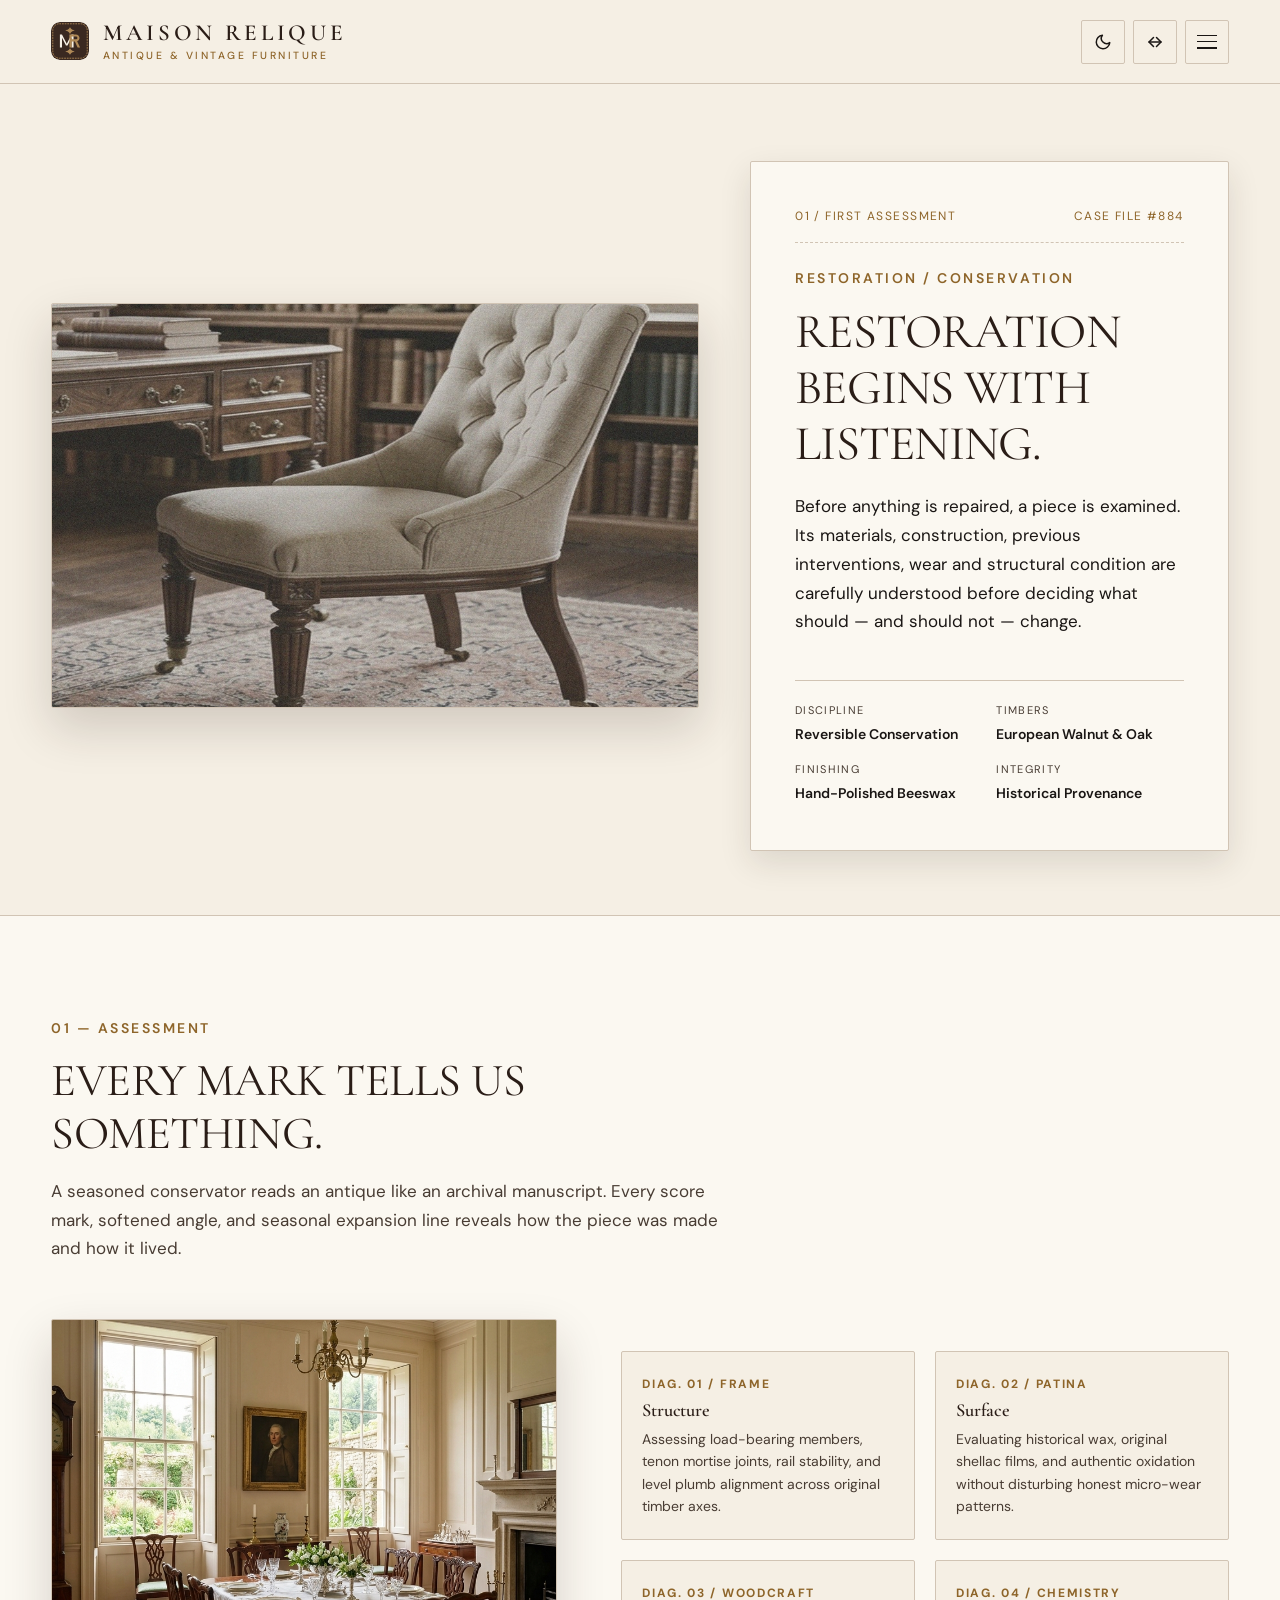
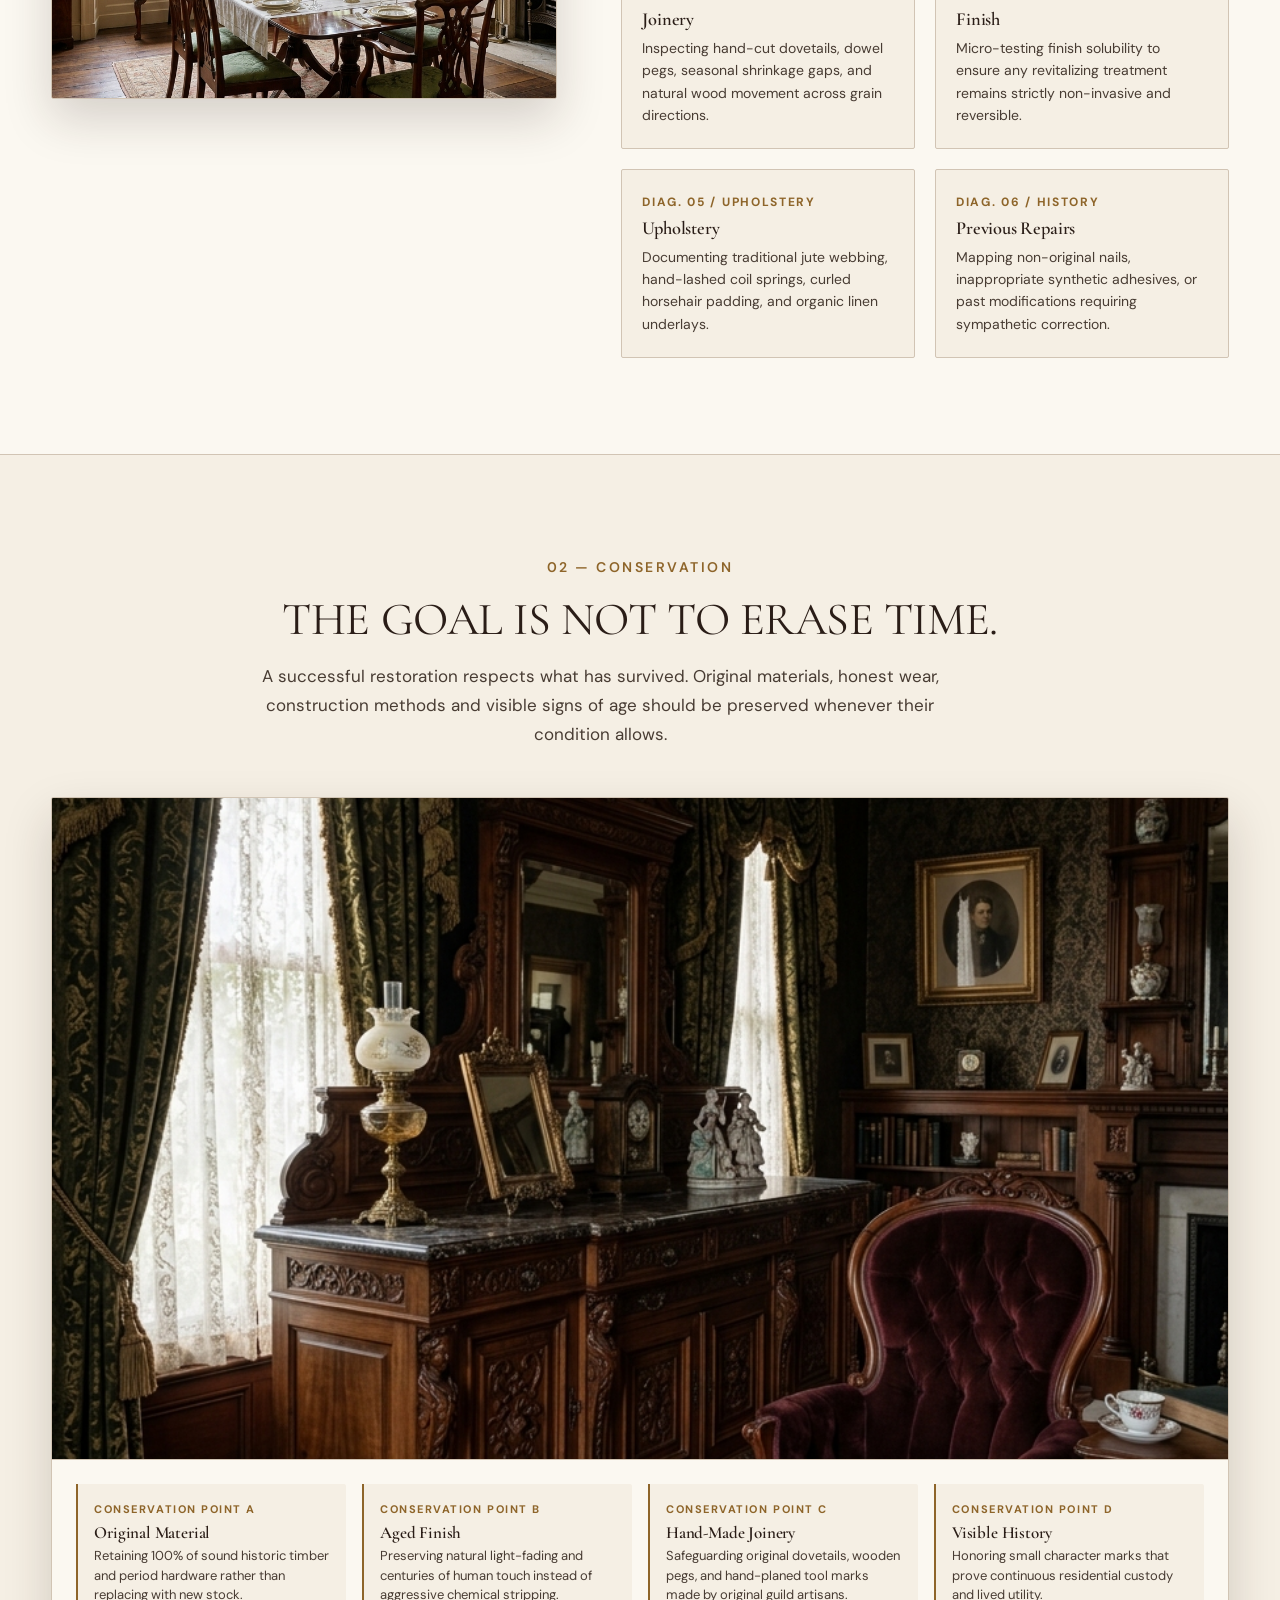
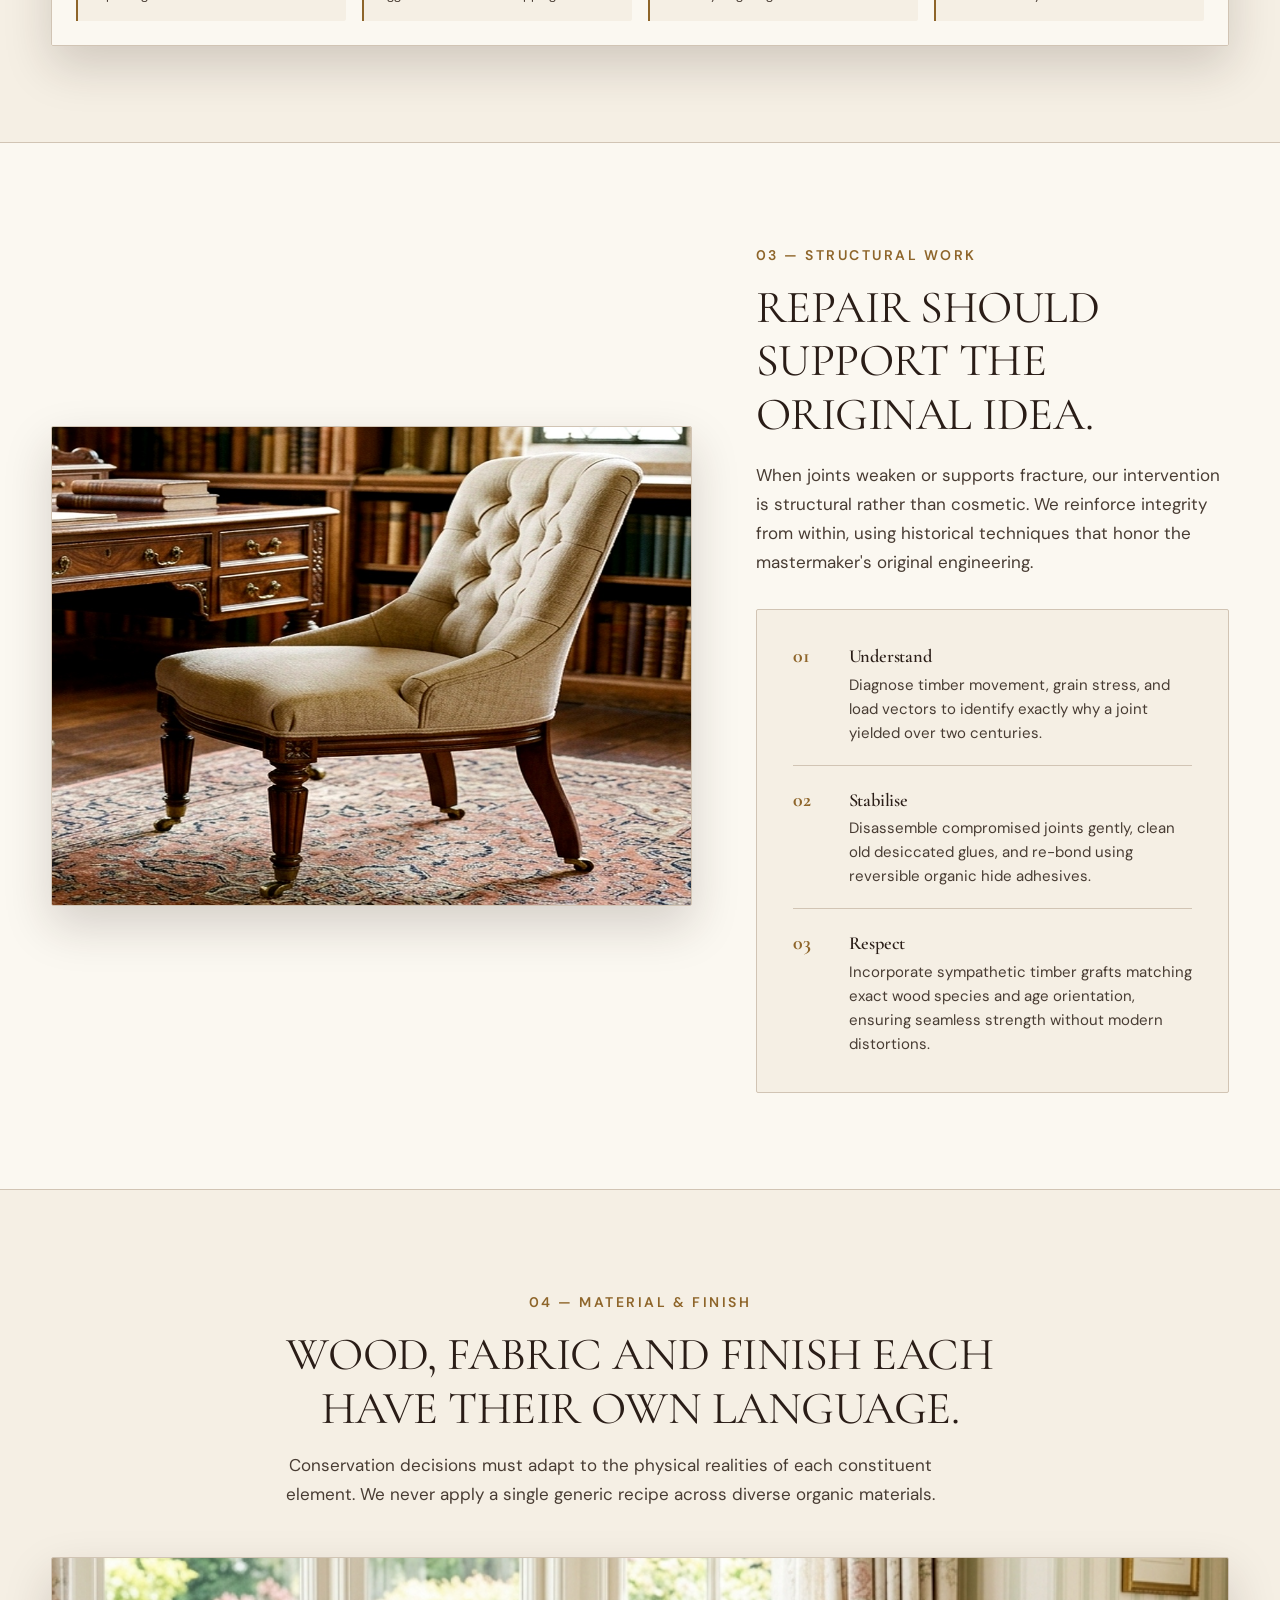
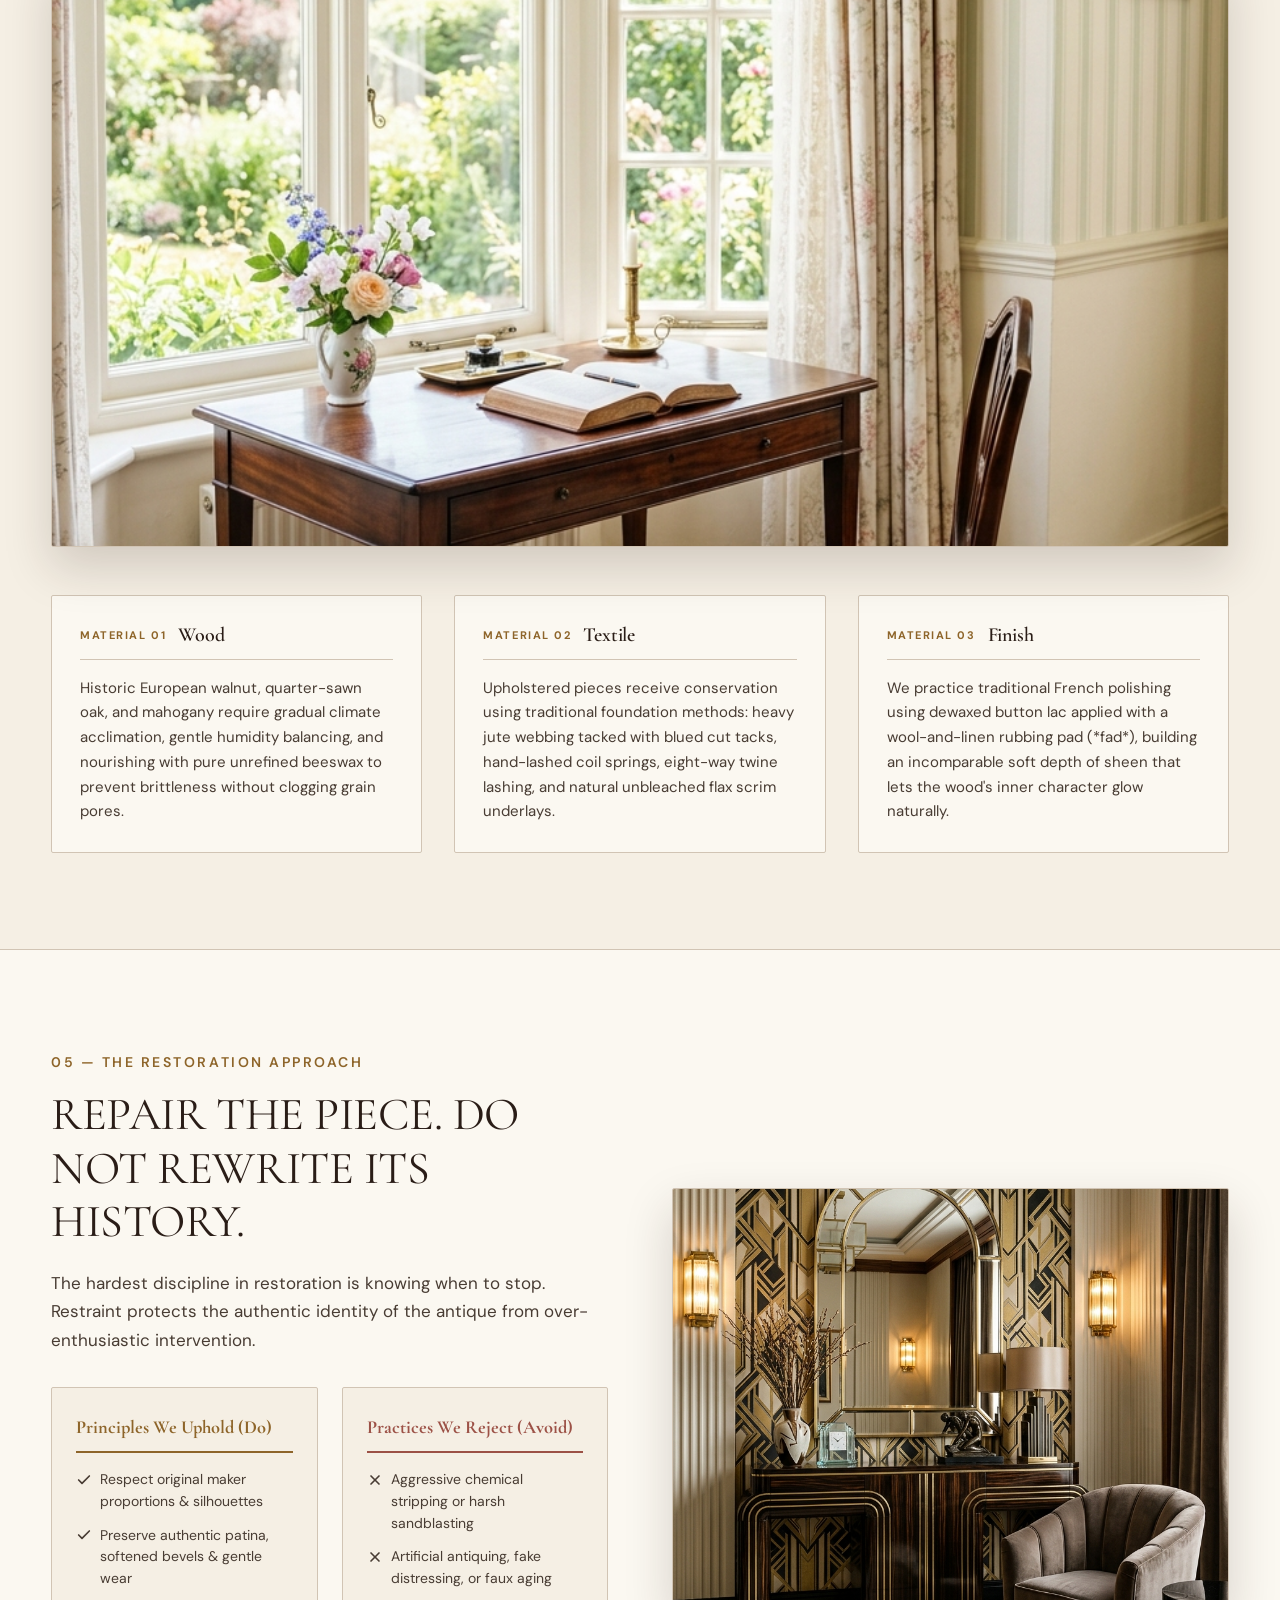
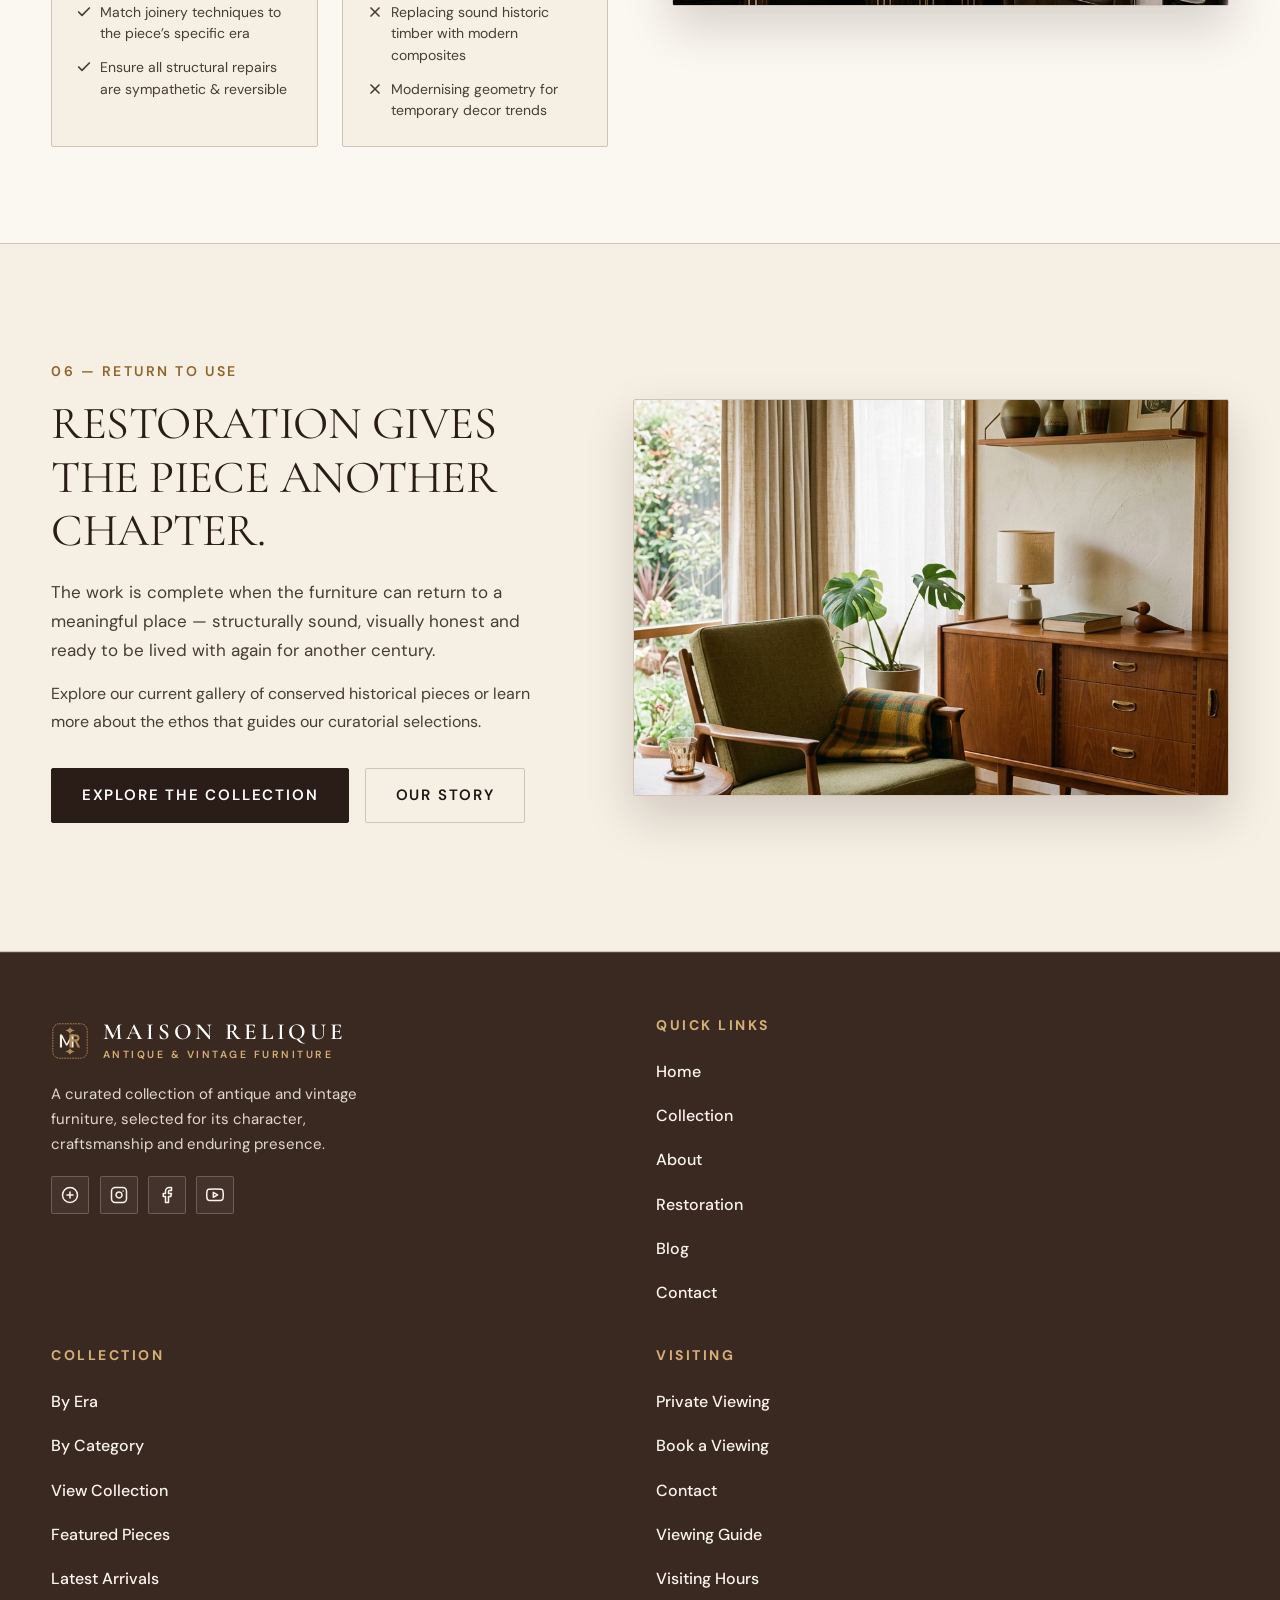
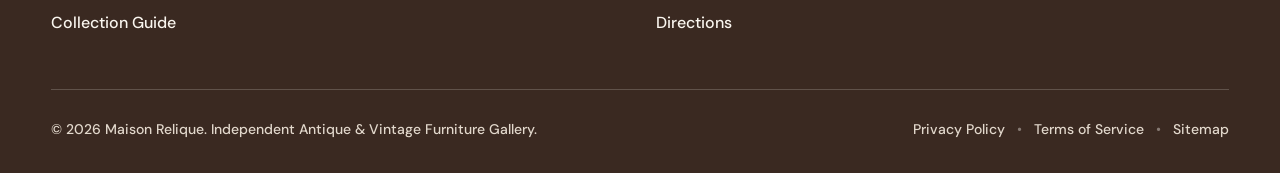
<file: restoration.html>
<!DOCTYPE html>
<html lang="en" dir="ltr">
<head>
  <meta charset="UTF-8">
  <meta name="viewport" content="width=device-width, initial-scale=1.0">
  <title>Restoration &amp; Conservation Atelier — MAISON RELIQUE</title>
  <meta name="description" content="Specialist antique furniture restoration and traditional conservation journal by Maison Relique. Reversible craftsmanship, structural preservation, and authentic heritage care.">

  <!-- Favicon -->
  <link rel="icon" type="image/svg+xml" href="assets/icons/favicon.svg">

  <!-- Google Fonts: Cormorant Garamond & DM Sans -->
  <link rel="preconnect" href="https://fonts.googleapis.com">
  <link rel="preconnect" href="https://fonts.gstatic.com" crossorigin>
  <link href="https://fonts.googleapis.com/css2?family=Cormorant+Garamond:ital,wght@0,300;0,400;0,500;0,600;0,700;1,400;1,600&family=DM+Sans:ital,opsz,wght@0,9..40,300;0,9..40,400;0,9..40,500;0,9..40,600;0,9..40,700;1,9..40,400&display=swap" rel="stylesheet">

  <!-- Main Stylesheet -->
  <link rel="stylesheet" href="assets/css/style.css">
</head>
<body>

  <!-- ============================================================
       GLOBAL NAVBAR (DESKTOP, TABLET & MOBILE)
       ============================================================ -->
  <header class="site-header" id="site-header">
    <div class="container header-inner">
      
      <!-- Brand Logo with MR Monogram -->
      <a href="index.html" class="brand-logo" aria-label="Maison Relique Homepage">
        <span class="brand-monogram" aria-hidden="true">
          <svg class="monogram-svg" width="38" height="38" viewBox="0 0 64 64" fill="none" xmlns="http://www.w3.org/2000/svg">
            <rect width="64" height="64" rx="14" fill="#3A2921" class="monogram-bg"/>
            <rect x="3" y="3" width="58" height="58" rx="11" fill="none" stroke="#B08A57" stroke-width="1.5" stroke-dasharray="3 1.5"/>
            <path d="M32 9 C30 13 26 14 24 14 C26 15 30 16 32 20 C34 16 38 15 40 14 C38 14 34 13 32 9 Z" fill="#B08A57"/>
            <path d="M32 55 C30 51 26 50 24 50 C26 49 30 48 32 44 C34 48 38 49 40 50 C38 50 34 51 32 55 Z" fill="#B08A57"/>
            <g>
              <path d="M15 43 L15 21 L18.5 21 L26.5 36.5 L34.5 21 L38 21 L38 43 L34.5 43 L34.5 26.5 L27.8 39.5 L25.2 39.5 L18.5 26.5 L18.5 43 Z" fill="#F5EFE4"/>
              <path d="M31 43 L31 21 L41.5 21 C45.5 21 48 23.5 48 27 C48 29.5 46.5 31.5 44 32.5 L49 43 L44.8 43 L40.2 33 L34.8 33 L34.8 43 Z M34.8 29.2 L41.2 29.2 C43.2 29.2 44.5 28.2 44.5 26.8 C44.5 25.4 43.2 24.5 41.2 24.5 L34.8 24.5 Z" fill="#B08A57"/>
            </g>
          </svg>
        </span>
        <span class="brand-text-group">
          <span class="brand-title">Maison Relique</span>
          <span class="brand-subtitle">Antique &amp; Vintage Furniture</span>
        </span>
      </a>

      <!-- Desktop Navigation (1281px+) -->
      <nav class="desktop-nav" aria-label="Primary Navigation">
        
        <!-- Home Dropdown -->
        <div class="nav-dropdown-wrapper">
          <button type="button" class="dropdown-toggle nav-link" id="homeDropdownBtn" aria-haspopup="true" aria-expanded="false">
            <span>Home</span>
            <svg class="dropdown-arrow" width="12" height="12" viewBox="0 0 24 24" fill="none" stroke="currentColor" stroke-width="2" stroke-linecap="round" stroke-linejoin="round" aria-hidden="true"><polyline points="6 9 12 15 18 9"></polyline></svg>
          </button>
          <div class="dropdown-menu" role="menu" aria-labelledby="homeDropdownBtn">
            <a href="index.html" class="dropdown-item" role="menuitem">Home 1</a>
            <a href="home2.html" class="dropdown-item" role="menuitem">Home 2</a>
          </div>
        </div>
        
        <!-- Direct Menu Links (Full Navigation) -->
        <a href="our-story.html" class="nav-link active" aria-current="page">About</a>
        <a href="products.html" class="nav-link">Products</a>
        <a href="journal.html" class="nav-link">Gallery</a>
        <a href="blog.html" class="nav-link">Blog</a>
        <a href="contact.html" class="nav-link">Contact</a>
      </nav>

      <!-- Action Controls (Theme, RTL, Login, Hamburger) -->
      <div class="header-actions">
        <!-- Theme Toggle Button -->
        <button type="button" class="icon-btn theme-toggle-btn" aria-label="Toggle Dark / Light Theme" title="Toggle Theme">
          <svg class="icon-moon" width="18" height="18" viewBox="0 0 24 24" fill="none" stroke="currentColor" stroke-width="2" stroke-linecap="round" stroke-linejoin="round" aria-hidden="true"><path d="M21 12.79A9 9 0 1 1 11.21 3 7 7 0 0 0 21 12.79z"></path></svg>
          <svg class="icon-sun" width="18" height="18" viewBox="0 0 24 24" fill="none" stroke="currentColor" stroke-width="2" stroke-linecap="round" stroke-linejoin="round" aria-hidden="true" style="display: none;"><circle cx="12" cy="12" r="5"></circle><line x1="12" y1="1" x2="12" y2="3"></line><line x1="12" y1="21" x2="12" y2="23"></line><line x1="4.22" y1="4.22" x2="5.64" y2="5.64"></line><line x1="18.36" y1="18.36" x2="19.78" y2="19.78"></line><line x1="1" y1="12" x2="3" y2="12"></line><line x1="21" y1="12" x2="23" y2="12"></line><line x1="4.22" y1="19.78" x2="5.64" y2="18.36"></line><line x1="18.36" y1="5.64" x2="19.78" y2="4.22"></line></svg>
        </button>

        <!-- RTL / LTR Toggle Button -->
        <button type="button" class="icon-btn rtl-toggle-btn" aria-label="Toggle Text Direction (RTL/LTR)" title="Toggle Direction">
          <svg width="18" height="18" viewBox="0 0 24 24" fill="none" stroke="currentColor" stroke-width="2" stroke-linecap="round" stroke-linejoin="round" aria-hidden="true"><path d="M4 12h16"></path><path d="M14 6l6 6-6 6"></path><path d="M10 18l-6-6 6-6"></path></svg>
        </button>

        <!-- Client Login Button (1281px+) -->
        <button type="button" class="btn btn-outline nav-login-btn" data-action="open-login-modal">Login</button>

        <!-- Desktop Book a Viewing CTA Button (1281px+) -->
        <a href="contact.html#enquiry" class="btn btn-primary nav-cta-btn">Book a Viewing</a>

        <!-- Hamburger Menu Button -->
        <button type="button" class="hamburger-btn" id="hamburger-btn" aria-label="Toggle Navigation Menu" aria-expanded="false" aria-controls="mobile-drawer">
          <span class="hamburger-icon">
            <span class="hamburger-line"></span>
            <span class="hamburger-line"></span>
            <span class="hamburger-line"></span>
          </span>
        </button>
      </div>

    </div>
  </header>

  <!-- ============================================================
       MOBILE & TABLET DRAWER NAVIGATION (USER GLOBAL RULE)
       ============================================================ -->
  <div class="drawer-backdrop" id="drawer-backdrop" aria-hidden="true"></div>

  <nav class="mobile-drawer" id="mobile-drawer" aria-label="Mobile and Tablet Navigation">
    <div class="drawer-header">
      <a href="index.html" class="brand-logo" aria-label="Maison Relique">
        <span class="brand-monogram" aria-hidden="true">
          <svg class="monogram-svg" width="32" height="32" viewBox="0 0 64 64" fill="none" xmlns="http://www.w3.org/2000/svg">
            <rect width="64" height="64" rx="14" fill="#3A2921" class="monogram-bg"/>
            <rect x="3" y="3" width="58" height="58" rx="11" fill="none" stroke="#B08A57" stroke-width="1.5" stroke-dasharray="3 1.5"/>
            <g>
              <path d="M15 43 L15 21 L18.5 21 L26.5 36.5 L34.5 21 L38 21 L38 43 L34.5 43 L34.5 26.5 L27.8 39.5 L25.2 39.5 L18.5 26.5 L18.5 43 Z" fill="#F5EFE4"/>
              <path d="M31 43 L31 21 L41.5 21 C45.5 21 48 23.5 48 27 C48 29.5 46.5 31.5 44 32.5 L49 43 L44.8 43 L40.2 33 L34.8 33 L34.8 43 Z M34.8 29.2 L41.2 29.2 C43.2 29.2 44.5 28.2 44.5 26.8 C44.5 25.4 43.2 24.5 41.2 24.5 L34.8 24.5 Z" fill="#B08A57"/>
            </g>
          </svg>
        </span>
        <span class="brand-text-group">
          <span class="brand-title">Maison Relique</span>
          <span class="brand-subtitle">Antique &amp; Vintage Furniture</span>
        </span>
      </a>
      <button type="button" class="icon-btn" id="drawer-close-btn" aria-label="Close navigation menu">
        <svg width="20" height="20" viewBox="0 0 24 24" fill="none" stroke="currentColor" stroke-width="2" stroke-linecap="round" stroke-linejoin="round" aria-hidden="true"><line x1="18" y1="6" x2="6" y2="18"></line><line x1="6" y1="6" x2="18" y2="18"></line></svg>
      </button>
    </div>

    <div class="drawer-body">
      <ul class="drawer-nav-list">
        <!-- Home Submenu -->
        <li class="drawer-nav-item">
          <button type="button" class="drawer-nav-link drawer-submenu-toggle" aria-expanded="false">
            <span>Home</span>
            <svg width="14" height="14" viewBox="0 0 24 24" fill="none" stroke="currentColor" stroke-width="2" stroke-linecap="round" stroke-linejoin="round" aria-hidden="true"><polyline points="6 9 12 15 18 9"></polyline></svg>
          </button>
          <div class="drawer-submenu">
            <a href="index.html" class="drawer-sublink">Home 1</a>
            <a href="home2.html" class="drawer-sublink">Home 2</a>
          </div>
        </li>

        <li class="drawer-nav-item">
          <a href="our-story.html" class="drawer-nav-link active" aria-current="page">About</a>
        </li>
        <li class="drawer-nav-item">
          <a href="products.html" class="drawer-nav-link">Products</a>
        </li>
        <li class="drawer-nav-item">
          <a href="collection.html#category-index" class="drawer-nav-link">Categories</a>
        </li>
        <li class="drawer-nav-item">
          <a href="collection.html#era-index" class="drawer-nav-link">Brands &amp; Eras</a>
        </li>
        <li class="drawer-nav-item">
          <a href="products.html#selection" class="drawer-nav-link">Deals &amp; Curated</a>
        </li>
        <li class="drawer-nav-item">
          <a href="products.html#between" class="drawer-nav-link">Accessories &amp; Accent Pieces</a>
        </li>
        <li class="drawer-nav-item">
          <a href="journal.html" class="drawer-nav-link">Gallery</a>
        </li>
        <li class="drawer-nav-item">
          <a href="blog.html" class="drawer-nav-link">Blog</a>
        </li>
        <li class="drawer-nav-item">
          <a href="contact.html" class="drawer-nav-link">Contact</a>
        </li>
      </ul>

      <!-- Controls in Drawer -->
      <div class="drawer-controls">
        <button type="button" class="drawer-control-btn theme-toggle-btn" aria-label="Toggle Dark / Light Theme">
          <svg class="icon-moon" width="16" height="16" viewBox="0 0 24 24" fill="none" stroke="currentColor" stroke-width="2" stroke-linecap="round" stroke-linejoin="round" aria-hidden="true"><path d="M21 12.79A9 9 0 1 1 11.21 3 7 7 0 0 0 21 12.79z"></path></svg>
          <svg class="icon-sun" width="16" height="16" viewBox="0 0 24 24" fill="none" stroke="currentColor" stroke-width="2" stroke-linecap="round" stroke-linejoin="round" aria-hidden="true" style="display: none;"><circle cx="12" cy="12" r="5"></circle><line x1="12" y1="1" x2="12" y2="3"></line><line x1="12" y1="21" x2="12" y2="23"></line><line x1="4.22" y1="4.22" x2="5.64" y2="5.64"></line><line x1="18.36" y1="18.36" x2="19.78" y2="19.78"></line><line x1="1" y1="12" x2="3" y2="12"></line><line x1="21" y1="12" x2="23" y2="12"></line><line x1="4.22" y1="19.78" x2="5.64" y2="18.36"></line><line x1="18.36" y1="5.64" x2="19.78" y2="4.22"></line></svg>
          <span class="theme-btn-label">Dark Mode</span>
        </button>

        <button type="button" class="drawer-control-btn rtl-toggle-btn" aria-label="Toggle Direction">
          <svg width="16" height="16" viewBox="0 0 24 24" fill="none" stroke="currentColor" stroke-width="2" stroke-linecap="round" stroke-linejoin="round" aria-hidden="true"><path d="M4 12h16"></path><path d="M14 6l6 6-6 6"></path><path d="M10 18l-6-6 6-6"></path></svg>
          <span class="rtl-btn-label">RTL View</span>
        </button>
      </div>

      <!-- Drawer CTAs (User Global Rule: Login Button) -->
      <div class="drawer-actions">
        <button type="button" class="btn btn-outline nav-login-btn" data-action="open-login-modal" style="width: 100%; justify-content: center;">Client Login</button>
        <a href="contact.html#enquiry" class="btn btn-primary" style="width: 100%; justify-content: center;">Book a Viewing</a>
      </div>
    </div>
  </nav>

  <main id="main-content">

    <!-- ============================================================
         SECTION 1 — BEFORE WE BEGIN (ARCHIVAL HERO)
         ============================================================ -->
    <section class="restoration-hero-section" id="beginning">
      <div class="container">
        
        <div class="restoration-hero-composition">
          
          <!-- Large Landscape Workbench / Conservation Atelier Image -->
          <div class="restoration-hero-media-wrap">
            <img src="assets/images/restoration/restoration-hero.jpg" alt="Antique furniture piece on traditional conservation workbench in a quiet daylight atelier" width="1400" height="875" fetchpriority="high" loading="eager">
          </div>

          <!-- Archival-style Information Panel -->
          <div class="restoration-hero-archival-card">
            <div class="archival-docket-header">
              <span>01 / First Assessment</span>
              <span>Case File #884</span>
            </div>
            
            <span class="eyebrow">Restoration / Conservation</span>
            <h1 class="heading-xl" style="font-size: clamp(2.25rem, 3.8vw, 3.75rem); line-height: 1.15;">
              Restoration Begins with Listening.
            </h1>
            
            <p class="restoration-hero-lead">
              Before anything is repaired, a piece is examined. Its materials, construction, previous interventions, wear and structural condition are carefully understood before deciding what should — and should not — change.
            </p>

            <div class="restoration-hero-meta-list">
              <div class="meta-item">
                <span class="meta-label">Discipline</span>
                <span class="meta-value">Reversible Conservation</span>
              </div>
              <div class="meta-item">
                <span class="meta-label">Timbers</span>
                <span class="meta-value">European Walnut &amp; Oak</span>
              </div>
              <div class="meta-item">
                <span class="meta-label">Finishing</span>
                <span class="meta-value">Hand-Polished Beeswax</span>
              </div>
              <div class="meta-item">
                <span class="meta-label">Integrity</span>
                <span class="meta-value">Historical Provenance</span>
              </div>
            </div>
          </div>

        </div>

      </div>
    </section>

    <!-- ============================================================
         SECTION 2 — READ THE PIECE (DIAGNOSTIC ASSESSMENT)
         ============================================================ -->
    <section class="restoration-assessment-section section-padding" id="assessment">
      <div class="container">
        
        <div class="section-header" style="max-width: 720px; margin-bottom: 3.5rem;">
          <span class="eyebrow">01 — Assessment</span>
          <h2 class="heading-lg">Every Mark Tells Us Something.</h2>
          <p class="body-lead" style="margin-top: 1rem;">
            A seasoned conservator reads an antique like an archival manuscript. Every score mark, softened angle, and seasonal expansion line reveals how the piece was made and how it lived.
          </p>
        </div>

        <div class="assessment-layout">
          
          <!-- Large Furniture Visual Assessment Media -->
          <div class="assessment-media-frame">
            <img src="assets/images/restoration/assessment.jpg" alt="Detailed inspection of antique furniture joinery, surface patina, and structural balance" width="1200" height="900" loading="lazy">
          </div>

          <!-- 6-Point Diagnostic Reading System -->
          <div class="diagnostic-reading-system">
            
            <div class="diagnostic-item">
              <span class="diagnostic-code">Diag. 01 / Frame</span>
              <h3 class="diagnostic-title">Structure</h3>
              <p class="diagnostic-desc">Assessing load-bearing members, tenon mortise joints, rail stability, and level plumb alignment across original timber axes.</p>
            </div>

            <div class="diagnostic-item">
              <span class="diagnostic-code">Diag. 02 / Patina</span>
              <h3 class="diagnostic-title">Surface</h3>
              <p class="diagnostic-desc">Evaluating historical wax, original shellac films, and authentic oxidation without disturbing honest micro-wear patterns.</p>
            </div>

            <div class="diagnostic-item">
              <span class="diagnostic-code">Diag. 03 / Woodcraft</span>
              <h3 class="diagnostic-title">Joinery</h3>
              <p class="diagnostic-desc">Inspecting hand-cut dovetails, dowel pegs, seasonal shrinkage gaps, and natural wood movement across grain directions.</p>
            </div>

            <div class="diagnostic-item">
              <span class="diagnostic-code">Diag. 04 / Chemistry</span>
              <h3 class="diagnostic-title">Finish</h3>
              <p class="diagnostic-desc">Micro-testing finish solubility to ensure any revitalizing treatment remains strictly non-invasive and reversible.</p>
            </div>

            <div class="diagnostic-item">
              <span class="diagnostic-code">Diag. 05 / Upholstery</span>
              <h3 class="diagnostic-title">Upholstery</h3>
              <p class="diagnostic-desc">Documenting traditional jute webbing, hand-lashed coil springs, curled horsehair padding, and organic linen underlays.</p>
            </div>

            <div class="diagnostic-item">
              <span class="diagnostic-code">Diag. 06 / History</span>
              <h3 class="diagnostic-title">Previous Repairs</h3>
              <p class="diagnostic-desc">Mapping non-original nails, inappropriate synthetic adhesives, or past modifications requiring sympathetic correction.</p>
            </div>

          </div>

        </div>

      </div>
    </section>

    <!-- ============================================================
         SECTION 3 — PRESERVE WHAT MATTERS (CONSERVATION PHILOSOPHY)
         ============================================================ -->
    <section class="restoration-conservation-section section-padding" id="conservation">
      <div class="container">
        
        <div class="section-header text-center" style="max-width: 780px; margin: 0 auto;">
          <span class="eyebrow">02 — Conservation</span>
          <h2 class="heading-lg">The Goal Is Not to Erase Time.</h2>
          <p class="body-lead" style="margin-top: 1rem;">
            A successful restoration respects what has survived. Original materials, honest wear, construction methods and visible signs of age should be preserved whenever their condition allows.
          </p>
        </div>

        <!-- Large Image with Layered HTML/CSS Annotation Badges -->
        <div class="conservation-display-wrap">
          <img src="assets/images/restoration/conservation.jpg" alt="Preserved historic Victorian salon furniture showcasing original timber, aged finish, and hand-carved joinery" width="1600" height="900" loading="lazy">
          
          <div class="conservation-annotations-bar">
            <div class="annotation-badge-item">
              <span class="annotation-badge-tag">Conservation Point A</span>
              <h4 class="annotation-badge-title">Original Material</h4>
              <p class="annotation-badge-desc">Retaining 100% of sound historic timber and period hardware rather than replacing with new stock.</p>
            </div>

            <div class="annotation-badge-item">
              <span class="annotation-badge-tag">Conservation Point B</span>
              <h4 class="annotation-badge-title">Aged Finish</h4>
              <p class="annotation-badge-desc">Preserving natural light-fading and centuries of human touch instead of aggressive chemical stripping.</p>
            </div>

            <div class="annotation-badge-item">
              <span class="annotation-badge-tag">Conservation Point C</span>
              <h4 class="annotation-badge-title">Hand-Made Joinery</h4>
              <p class="annotation-badge-desc">Safeguarding original dovetails, wooden pegs, and hand-planed tool marks made by original guild artisans.</p>
            </div>

            <div class="annotation-badge-item">
              <span class="annotation-badge-tag">Conservation Point D</span>
              <h4 class="annotation-badge-title">Visible History</h4>
              <p class="annotation-badge-desc">Honoring small character marks that prove continuous residential custody and lived utility.</p>
            </div>
          </div>
        </div>

      </div>
    </section>

    <!-- ============================================================
         SECTION 4 — THE REPAIR IS PART OF THE STORY (STRUCTURAL CARE)
         ============================================================ -->
    <section class="restoration-structural-section section-padding" id="structural-repair">
      <div class="container">
        
        <div class="structural-layout">
          
          <!-- Large Horizontal Structural Repair Image -->
          <div class="structural-media-wrap">
            <img src="assets/images/restoration/structural-repair.jpg" alt="Master restorer stabilizing historic timber joinery using traditional clamps and hide glue" width="1200" height="900" loading="lazy">
          </div>

          <!-- Vertical Annotated Repair Notes Column -->
          <div class="structural-content">
            <span class="eyebrow">03 — Structural Work</span>
            <h2 class="heading-lg">Repair Should Support the Original Idea.</h2>
            <p class="body-lead" style="margin-top: 1.25rem;">
              When joints weaken or supports fracture, our intervention is structural rather than cosmetic. We reinforce integrity from within, using historical techniques that honor the mastermaker's original engineering.
            </p>

            <div class="repair-notes-card" style="margin-top: 2rem;">
              
              <div class="repair-stage-item">
                <span class="repair-stage-num">01</span>
                <div class="repair-stage-body">
                  <h4>Understand</h4>
                  <p>Diagnose timber movement, grain stress, and load vectors to identify exactly why a joint yielded over two centuries.</p>
                </div>
              </div>

              <div class="repair-stage-item">
                <span class="repair-stage-num">02</span>
                <div class="repair-stage-body">
                  <h4>Stabilise</h4>
                  <p>Disassemble compromised joints gently, clean old desiccated glues, and re-bond using reversible organic hide adhesives.</p>
                </div>
              </div>

              <div class="repair-stage-item">
                <span class="repair-stage-num">03</span>
                <div class="repair-stage-body">
                  <h4>Respect</h4>
                  <p>Incorporate sympathetic timber grafts matching exact wood species and age orientation, ensuring seamless strength without modern distortions.</p>
                </div>
              </div>

            </div>
          </div>

        </div>

      </div>
    </section>

    <!-- ============================================================
         SECTION 5 — MATERIALS REMEMBER (MATERIAL STUDY)
         ============================================================ -->
    <section class="restoration-materials-section section-padding" id="materials">
      <div class="container">
        
        <div class="section-header text-center" style="max-width: 760px; margin: 0 auto 3rem;">
          <span class="eyebrow">04 — Material &amp; Finish</span>
          <h2 class="heading-lg">Wood, Fabric and Finish Each Have Their Own Language.</h2>
          <p class="body-lead" style="margin-top: 1rem;">
            Conservation decisions must adapt to the physical realities of each constituent element. We never apply a single generic recipe across diverse organic materials.
          </p>
        </div>

        <!-- Large Horizontal Material Study Media -->
        <div class="materials-study-media">
          <img src="assets/images/restoration/materials.jpg" alt="Artisanal study of antique European timbers, traditional upholstery linen, and hand-rubbed finishes" width="1600" height="800" loading="lazy">
        </div>

        <!-- Three Editorial Material Zones -->
        <div class="materials-three-zones">
          
          <div class="material-zone-card">
            <div class="zone-header">
              <span class="zone-tag">Material 01</span>
              <h3 class="zone-title">Wood</h3>
            </div>
            <p class="zone-desc">
              Historic European walnut, quarter-sawn oak, and mahogany require gradual climate acclimation, gentle humidity balancing, and nourishing with pure unrefined beeswax to prevent brittleness without clogging grain pores.
            </p>
          </div>

          <div class="material-zone-card">
            <div class="zone-header">
              <span class="zone-tag">Material 02</span>
              <h3 class="zone-title">Textile</h3>
            </div>
            <p class="zone-desc">
              Upholstered pieces receive conservation using traditional foundation methods: heavy jute webbing tacked with blued cut tacks, hand-lashed coil springs, eight-way twine lashing, and natural unbleached flax scrim underlays.
            </p>
          </div>

          <div class="material-zone-card">
            <div class="zone-header">
              <span class="zone-tag">Material 03</span>
              <h3 class="zone-title">Finish</h3>
            </div>
            <p class="zone-desc">
              We practice traditional French polishing using dewaxed button lac applied with a wool-and-linen rubbing pad (*fad*), building an incomparable soft depth of sheen that lets the wood's inner character glow naturally.
            </p>
          </div>

        </div>

      </div>
    </section>

    <!-- ============================================================
         SECTION 6 — RESTORATION WITHOUT REINVENTION (RESTRAINT)
         ============================================================ -->
    <section class="restoration-restraint-section section-padding" id="restraint">
      <div class="container">
        
        <div class="restraint-layout">
          
          <!-- Restraint Philosophy & Do/Avoid Matrix -->
          <div class="restraint-content">
            <span class="eyebrow">05 — The Restoration Approach</span>
            <h2 class="heading-lg">Repair the Piece. Do Not Rewrite Its History.</h2>
            <p class="body-lead" style="margin-top: 1.25rem;">
              The hardest discipline in restoration is knowing when to stop. Restraint protects the authentic identity of the antique from over-enthusiastic intervention.
            </p>

            <div class="restraint-comparison-grid">
              
              <!-- DO Column -->
              <div class="restraint-column do">
                <div class="restraint-col-header">Principles We Uphold (Do)</div>
                <ul class="restraint-bullet-list">
                  <li class="restraint-bullet-item">
                    <svg class="bullet-icon" width="16" height="16" viewBox="0 0 24 24" fill="none" stroke="currentColor" stroke-width="2.5" stroke-linecap="round" stroke-linejoin="round" aria-hidden="true"><polyline points="20 6 9 17 4 12"></polyline></svg>
                    <span>Respect original maker proportions &amp; silhouettes</span>
                  </li>
                  <li class="restraint-bullet-item">
                    <svg class="bullet-icon" width="16" height="16" viewBox="0 0 24 24" fill="none" stroke="currentColor" stroke-width="2.5" stroke-linecap="round" stroke-linejoin="round" aria-hidden="true"><polyline points="20 6 9 17 4 12"></polyline></svg>
                    <span>Preserve authentic patina, softened bevels &amp; gentle wear</span>
                  </li>
                  <li class="restraint-bullet-item">
                    <svg class="bullet-icon" width="16" height="16" viewBox="0 0 24 24" fill="none" stroke="currentColor" stroke-width="2.5" stroke-linecap="round" stroke-linejoin="round" aria-hidden="true"><polyline points="20 6 9 17 4 12"></polyline></svg>
                    <span>Match joinery techniques to the piece’s specific era</span>
                  </li>
                  <li class="restraint-bullet-item">
                    <svg class="bullet-icon" width="16" height="16" viewBox="0 0 24 24" fill="none" stroke="currentColor" stroke-width="2.5" stroke-linecap="round" stroke-linejoin="round" aria-hidden="true"><polyline points="20 6 9 17 4 12"></polyline></svg>
                    <span>Ensure all structural repairs are sympathetic &amp; reversible</span>
                  </li>
                </ul>
              </div>

              <!-- AVOID Column -->
              <div class="restraint-column avoid">
                <div class="restraint-col-header">Practices We Reject (Avoid)</div>
                <ul class="restraint-bullet-list">
                  <li class="restraint-bullet-item">
                    <svg class="bullet-icon" width="16" height="16" viewBox="0 0 24 24" fill="none" stroke="currentColor" stroke-width="2.5" stroke-linecap="round" stroke-linejoin="round" aria-hidden="true"><line x1="18" y1="6" x2="6" y2="18"></line><line x1="6" y1="6" x2="18" y2="18"></line></svg>
                    <span>Aggressive chemical stripping or harsh sandblasting</span>
                  </li>
                  <li class="restraint-bullet-item">
                    <svg class="bullet-icon" width="16" height="16" viewBox="0 0 24 24" fill="none" stroke="currentColor" stroke-width="2.5" stroke-linecap="round" stroke-linejoin="round" aria-hidden="true"><line x1="18" y1="6" x2="6" y2="18"></line><line x1="6" y1="6" x2="18" y2="18"></line></svg>
                    <span>Artificial antiquing, fake distressing, or faux aging</span>
                  </li>
                  <li class="restraint-bullet-item">
                    <svg class="bullet-icon" width="16" height="16" viewBox="0 0 24 24" fill="none" stroke="currentColor" stroke-width="2.5" stroke-linecap="round" stroke-linejoin="round" aria-hidden="true"><line x1="18" y1="6" x2="6" y2="18"></line><line x1="6" y1="6" x2="18" y2="18"></line></svg>
                    <span>Replacing sound historic timber with modern composites</span>
                  </li>
                  <li class="restraint-bullet-item">
                    <svg class="bullet-icon" width="16" height="16" viewBox="0 0 24 24" fill="none" stroke="currentColor" stroke-width="2.5" stroke-linecap="round" stroke-linejoin="round" aria-hidden="true"><line x1="18" y1="6" x2="6" y2="18"></line><line x1="6" y1="6" x2="18" y2="18"></line></svg>
                    <span>Modernising geometry for temporary decor trends</span>
                  </li>
                </ul>
              </div>

            </div>
          </div>

          <!-- Restraint Visual Media Frame -->
          <div class="restraint-media-wrap">
            <img src="assets/images/restoration/restraint.jpg" alt="Art Deco master credenza preserved with poise and restrained traditional polishing" width="1200" height="900" loading="lazy">
          </div>

        </div>

      </div>
    </section>

    <!-- ============================================================
         SECTION 7 — READY FOR ANOTHER CHAPTER (CLOSING)
         ============================================================ -->
    <section class="restoration-closing-section section-padding" id="closing">
      <div class="container">
        
        <div class="restoration-closing-grid">
          
          <!-- Narrative Conclusion & Dual CTAs -->
          <div class="closing-narrative">
            <span class="eyebrow">06 — Return to Use</span>
            <h2 class="heading-lg">Restoration Gives the Piece Another Chapter.</h2>
            <p class="body-lead" style="margin-top: 1.25rem;">
              The work is complete when the furniture can return to a meaningful place — structurally sound, visually honest and ready to be lived with again for another century.
            </p>
            <p style="margin-top: 1rem; color: var(--text-muted); font-size: 1rem; line-height: 1.75;">
              Explore our current gallery of conserved historical pieces or learn more about the ethos that guides our curatorial selections.
            </p>

            <div class="restoration-closing-ctas">
              <a href="products.html" class="btn btn-primary">Explore the Collection</a>
              <a href="our-story.html" class="btn btn-secondary">Our Story</a>
            </div>
          </div>

          <!-- Atmospheric Restored Interior Image -->
          <div class="restoration-closing-media">
            <img src="assets/images/restoration/restoration-closing.jpg" alt="Restored antique furniture piece seamlessly established in a tranquil heritage residential interior" width="1200" height="800" loading="lazy">
          </div>

        </div>

      </div>
    </section>

  </main>

  <!-- ============================================================
       FINALIZED GLOBAL FOOTER (SAME SYSTEM ACROSS WEBSITE)
       ============================================================ -->
  <footer class="site-footer" id="site-footer">
    <div class="container">
      
      <!-- 4-Column Grid on Desktop / 2-Column on Tablet / 1-Column on Mobile -->
      <div class="footer-top">
        
        <!-- COLUMN 1 — BRAND -->
        <div class="footer-brand">
          <a href="index.html" class="brand-logo footer-brand-logo" aria-label="Maison Relique Homepage">
            <span class="brand-monogram" aria-hidden="true">
              <svg class="monogram-svg" width="38" height="38" viewBox="0 0 64 64" fill="none" xmlns="http://www.w3.org/2000/svg">
                <rect width="64" height="64" rx="14" fill="#3A2921" class="monogram-bg"/>
                <rect x="3" y="3" width="58" height="58" rx="11" fill="none" stroke="#B08A57" stroke-width="1.5" stroke-dasharray="3 1.5"/>
                <path d="M32 9 C30 13 26 14 24 14 C26 15 30 16 32 20 C34 16 38 15 40 14 C38 14 34 13 32 9 Z" fill="#B08A57"/>
                <path d="M32 55 C30 51 26 50 24 50 C26 49 30 48 32 44 C34 48 38 49 40 50 C38 50 34 51 32 55 Z" fill="#B08A57"/>
                <g>
                  <path d="M15 43 L15 21 L18.5 21 L26.5 36.5 L34.5 21 L38 21 L38 43 L34.5 43 L34.5 26.5 L27.8 39.5 L25.2 39.5 L18.5 26.5 L18.5 43 Z" fill="#F5EFE4"/>
                  <path d="M31 43 L31 21 L41.5 21 C45.5 21 48 23.5 48 27 C48 29.5 46.5 31.5 44 32.5 L49 43 L44.8 43 L40.2 33 L34.8 33 L34.8 43 Z M34.8 29.2 L41.2 29.2 C43.2 29.2 44.5 28.2 44.5 26.8 C44.5 25.4 43.2 24.5 41.2 24.5 L34.8 24.5 Z" fill="#B08A57"/>
                </g>
              </svg>
            </span>
            <span class="brand-text-group">
              <span class="brand-title">Maison Relique</span>
              <span class="brand-subtitle">Antique &amp; Vintage Furniture</span>
            </span>
          </a>
          <p class="footer-description">
            A curated collection of antique and vintage furniture, selected for its character, craftsmanship and enduring presence.
          </p>
          <div class="footer-social">
            <a href="https://pinterest.com" class="social-icon-btn" aria-label="Maison Relique on Pinterest" target="_blank" rel="noopener noreferrer">
              <svg width="18" height="18" viewBox="0 0 24 24" fill="none" stroke="currentColor" stroke-width="2" stroke-linecap="round" stroke-linejoin="round" aria-hidden="true"><line x1="12" y1="8" x2="12" y2="16"></line><line x1="8" y1="12" x2="16" y2="12"></line><circle cx="12" cy="12" r="10"></circle></svg>
            </a>
            <a href="https://instagram.com" class="social-icon-btn" aria-label="Maison Relique on Instagram" target="_blank" rel="noopener noreferrer">
              <svg width="18" height="18" viewBox="0 0 24 24" fill="none" stroke="currentColor" stroke-width="2" stroke-linecap="round" stroke-linejoin="round" aria-hidden="true"><rect x="2" y="2" width="20" height="20" rx="5" ry="5"></rect><path d="M16 11.37A4 4 0 1 1 12.63 8 4 4 0 0 1 16 11.37z"></path><line x1="17.5" y1="6.5" x2="17.51" y2="6.5"></line></svg>
            </a>
            <a href="https://facebook.com" class="social-icon-btn" aria-label="Maison Relique on Facebook" target="_blank" rel="noopener noreferrer">
              <svg width="18" height="18" viewBox="0 0 24 24" fill="none" stroke="currentColor" stroke-width="2" stroke-linecap="round" stroke-linejoin="round" aria-hidden="true"><path d="M18 2h-3a5 5 0 0 0-5 5v3H7v4h3v8h4v-8h3l1-4h-4V7a1 1 0 0 1 1-1h3z"></path></svg>
            </a>
            <a href="https://youtube.com" class="social-icon-btn" aria-label="Maison Relique on YouTube" target="_blank" rel="noopener noreferrer">
              <svg width="18" height="18" viewBox="0 0 24 24" fill="none" stroke="currentColor" stroke-width="2" stroke-linecap="round" stroke-linejoin="round" aria-hidden="true"><path d="M22.54 6.42a2.78 2.78 0 0 0-1.94-2C18.88 4 12 4 12 4s-6.88 0-8.6.46a2.78 2.78 0 0 0-1.94 2A29 29 0 0 0 1 11.75a29 29 0 0 0 .46 5.33A2.78 2.78 0 0 0 3.4 19c1.72.46 8.6.46 8.6.46s6.88 0 8.6-.46a2.78 2.78 0 0 0 1.94-2 29 29 0 0 0 .46-5.25 29 29 0 0 0-.46-5.33z"></path><polygon points="9.75 15.02 15.5 11.75 9.75 8.48 9.75 15.02"></polygon></svg>
            </a>
          </div>
        </div>

        <!-- COLUMN 2 — QUICK LINKS -->
        <div class="footer-col">
          <h4 class="footer-col-title">Quick Links</h4>
          <ul class="footer-links">
            <li><a href="index.html" class="footer-link">Home</a></li>
            <li><a href="collection.html" class="footer-link">Collection</a></li>
            <li><a href="our-story.html" class="footer-link">About</a></li>
            <li><a href="restoration.html" class="footer-link">Restoration</a></li>
            <li><a href="blog.html" class="footer-link">Blog</a></li>
            <li><a href="contact.html" class="footer-link">Contact</a></li>
          </ul>
        </div>

        <!-- COLUMN 3 — COLLECTION -->
        <div class="footer-col">
          <h4 class="footer-col-title">Collection</h4>
          <ul class="footer-links">
            <li><a href="collection.html#era-index" class="footer-link">By Era</a></li>
            <li><a href="collection.html#category-index" class="footer-link">By Category</a></li>
            <li><a href="collection.html" class="footer-link">View Collection</a></li>
            <li><a href="collection.html#selection" class="footer-link">Featured Pieces</a></li>
            <li><a href="collection.html#between" class="footer-link">Latest Arrivals</a></li>
            <li><a href="collection.html#scale-guide" class="footer-link">Collection Guide</a></li>
          </ul>
        </div>

                <!-- COLUMN 4 — VISITING -->
        <div class="footer-col">
          <h4 class="footer-col-title">Visiting</h4>
          <ul class="footer-links">
            <li><a href="contact.html#enquiry" class="footer-link">Private Viewing</a></li>
            <li><a href="contact.html#enquiry" class="footer-link">Book a Viewing</a></li>
            <li><a href="contact.html" class="footer-link">Contact</a></li>
            <li><a href="contact.html#plan-visit" class="footer-link">Viewing Guide</a></li>
            <li><a href="contact.html#plan-visit" class="footer-link">Visiting Hours</a></li>
            <li><a href="contact.html#plan-visit" class="footer-link">Directions</a></li>
          </ul>
        </div>

      </div>

      <!-- Footer Bottom Bar -->
      <div class="footer-bottom">
        <p class="footer-copyright">&copy; 2026 Maison Relique. Independent Antique &amp; Vintage Furniture Gallery.</p>
        <div class="footer-legal-links">
          <a href="#site-header" class="legal-link">Privacy Policy</a>
          <span class="legal-separator" aria-hidden="true">&bull;</span>
          <a href="#site-header" class="legal-link">Terms of Service</a>
          <span class="legal-separator" aria-hidden="true">&bull;</span>
          <a href="#site-header" class="legal-link">Sitemap</a>
        </div>
      </div>

    </div>
  </footer>

  <!-- ============================================================
       PRIVATE VIEWING BOOKING MODAL
       ============================================================ -->
  <div class="modal-backdrop" id="modal-backdrop" aria-hidden="true">
    <div class="modal-dialog" id="viewing-modal" role="dialog" aria-modal="true" aria-labelledby="modal-title">
      <div class="modal-header">
        <h3 id="modal-title" class="heading-md">Book a Private Viewing</h3>
        <button type="button" class="icon-btn" id="modal-close-btn" aria-label="Close booking modal">
          <svg width="20" height="20" viewBox="0 0 24 24" fill="none" stroke="currentColor" stroke-width="2" stroke-linecap="round" stroke-linejoin="round" aria-hidden="true"><line x1="18" y1="6" x2="6" y2="18"></line><line x1="6" y1="6" x2="18" y2="18"></line></svg>
        </button>
      </div>

      <div class="modal-body">
        <form id="viewing-booking-form">
          <p class="body-lead" style="margin-bottom: 1.5rem; font-size: 0.9375rem;">
            Experience our curated pieces in a quiet, unhurried gallery setting. Please share your preferences below.
          </p>

          <div class="form-group">
            <label for="viewing-name" class="form-label">Full Name</label>
            <input type="text" id="viewing-name" class="form-input" placeholder="e.g. Eleanor Vance" required>
          </div>

          <div class="form-group">
            <label for="viewing-era" class="form-label">Period or Piece of Interest</label>
            <select id="viewing-era" class="form-select">
              <option value="all">General Collection Viewing</option>
              <option value="georgian">Georgian (1714 – 1837)</option>
              <option value="victorian">Victorian (1837 – 1901)</option>
              <option value="edwardian">Edwardian (1901 – 1910)</option>
              <option value="art-deco">Art Deco (1920 – 1939)</option>
              <option value="mid-century">Mid-Century (1945 – 1970)</option>
              <option value="restoration" selected>Restoration Consultation</option>
            </select>
          </div>

          <div class="form-group">
            <label for="viewing-notes" class="form-label">Viewing Notes &amp; Preferred Time</label>
            <textarea id="viewing-notes" class="form-textarea" rows="3" placeholder="Tell us if there is a specific piece you wish to inspect..."></textarea>
          </div>

          <button type="submit" class="btn btn-primary" style="width: 100%; margin-top: 0.5rem;">Request Appointment</button>
        </form>

        <div id="modal-success-state" style="display: none; text-align: center; padding: 2rem 1rem;">
          <div style="color: var(--color-secondary); margin-bottom: 1rem;">
            <svg width="48" height="48" viewBox="0 0 24 24" fill="none" stroke="currentColor" stroke-width="2" stroke-linecap="round" stroke-linejoin="round" style="margin: 0 auto;" aria-hidden="true"><path d="M22 11.08V12a10 10 0 1 1-5.93-9.14"></path><polyline points="22 4 12 14.01 9 11.01"></polyline></svg>
          </div>
          <h4 class="heading-md" style="margin-bottom: 0.5rem;">Viewing Request Received</h4>
          <p class="body-lead" style="font-size: 0.9375rem;">
            Thank you. We will prepare the gallery space for your visit and confirm your appointment shortly.
          </p>
        </div>
      </div>
    </div>
  </div>

  <!-- ============================================================
       CLIENT LOGIN / ACCOUNT MODAL (GLOBAL USER RULE)
       ============================================================ -->
  <div class="modal-backdrop" id="login-modal-backdrop" aria-hidden="true">
    <div class="modal-dialog" id="login-modal" role="dialog" aria-modal="true" aria-labelledby="login-modal-title">
      <div class="modal-header">
        <h3 id="login-modal-title" class="heading-md">Client Sign In</h3>
        <button type="button" class="icon-btn" id="login-modal-close-btn" aria-label="Close login modal">
          <svg width="20" height="20" viewBox="0 0 24 24" fill="none" stroke="currentColor" stroke-width="2" stroke-linecap="round" stroke-linejoin="round" aria-hidden="true"><line x1="18" y1="6" x2="6" y2="18"></line><line x1="6" y1="6" x2="18" y2="18"></line></svg>
        </button>
      </div>

      <div class="modal-body">
        <form id="login-form">
          <p class="body-lead" style="margin-bottom: 1.5rem; font-size: 0.9375rem;">
            Welcome back to Maison Relique. Access your saved pieces, curated collection notes, and private viewing history.
          </p>

          <div class="form-group">
            <label for="login-email" class="form-label">Email Address</label>
            <input type="email" id="login-email" class="form-input" placeholder="e.g. collector@maisonrelique.com" required autocomplete="email">
          </div>

          <div class="form-group">
            <div style="display: flex; justify-content: space-between; align-items: center; margin-bottom: 0.4rem;">
              <label for="login-password" class="form-label" style="margin-bottom: 0;">Password</label>
              <a href="#" class="form-helper-link" style="font-size: 0.8125rem; color: var(--color-secondary);">Forgot password?</a>
            </div>
            <input type="password" id="login-password" class="form-input" placeholder="••••••••" required autocomplete="current-password">
          </div>

          <div class="form-group" style="display: flex; align-items: center; gap: 0.5rem; margin-top: 0.5rem;">
            <input type="checkbox" id="login-remember" style="accent-color: var(--color-secondary); width: 16px; height: 16px; cursor: pointer;">
            <label for="login-remember" style="font-size: 0.875rem; color: var(--text-muted); cursor: pointer; user-select: none;">Remember this device</label>
          </div>

          <button type="submit" class="btn btn-primary" style="width: 100%; margin-top: 1rem;">Sign In to Account</button>

          <div style="text-align: center; margin-top: 1.25rem; padding-top: 1rem; border-top: 1px dashed var(--border-color); font-size: 0.875rem; color: var(--text-muted);">
            New collector? <a href="contact.html#enquiry" style="color: var(--color-secondary); font-weight: 600;">Request Private Client Access</a>
          </div>
        </form>

        <div id="login-success-state" style="display: none; text-align: center; padding: 2rem 1rem;">
          <div style="color: var(--color-secondary); margin-bottom: 1rem;">
            <svg width="48" height="48" viewBox="0 0 24 24" fill="none" stroke="currentColor" stroke-width="2" stroke-linecap="round" stroke-linejoin="round" style="margin: 0 auto;" aria-hidden="true"><path d="M22 11.08V12a10 10 0 1 1-5.93-9.14"></path><polyline points="22 4 12 14.01 9 11.01"></polyline></svg>
          </div>
          <h4 class="heading-md" style="margin-bottom: 0.5rem;">Welcome to Maison Relique</h4>
          <p class="body-lead" style="font-size: 0.9375rem;">
            You are signed in as a private client. Your preferences and viewing requests are active.
          </p>
        </div>
      </div>
    </div>
  </div>

  <!-- Main JavaScript File -->
  <script src="assets/js/main.js"></script>
</body>
</html>
</file>
<file: assets/css/style.css>
/* ============================================================
   MAISON RELIQUE — EDITORIAL ANTIQUE & VINTAGE FURNITURE STORE
   MASTER STYLESHEET (FINAL PROFESSIONAL UI/UX REFINEMENT)
   ============================================================ */

/* ------------------------------------------------------------
   1. CSS VARIABLES & DESIGN TOKENS
   ------------------------------------------------------------ */
:root {
  /* Brand Color Palette - Light (High-Contrast Editorial Heritage) */
  --color-primary: #2A1D17;          /* Deep Rich Walnut */
  --color-secondary: #8E652A;        /* Rich Antique Brass (WCAG Compliant on Cream/Ivory) */
  --color-secondary-hover: #6E4E1C;  /* Deeper Aged Brass */
  --color-bg: #F5EFE4;               /* Editorial Cream */
  --color-bg-light: #FBF8F1;         /* Warm Ivory */
  --color-muted: #483C33;            /* High Contrast Warm Taupe (WCAG AAA Compliant > 7.2:1) */
  --color-dark: #1A1614;             /* Charcoal Noir (High Contrast > 13:1) */
  --color-accent: #48523B;           /* Deep Heritage Sage */
  --color-border: #D1C4B4;           /* Clear Structural Border */
  --color-border-light: #DFD4C6;     /* Subtle Inner Border */
  --color-white: #FFFFFF;

  /* Semantic UI Tokens */
  --text-main: var(--color-dark);
  --text-muted: var(--color-muted);
  --text-heading: var(--color-primary);
  --bg-page: var(--color-bg);
  --bg-card: var(--color-bg-light);
  --bg-card-hover: #FFFFFF;
  --border-color: var(--color-border);
  --header-bg: rgba(245, 239, 228, 0.98);
  --drawer-bg: #FBF8F1;
  --modal-overlay: rgba(26, 22, 20, 0.78);
  --shadow-subtle: 0 4px 18px rgba(42, 29, 23, 0.08);
  --shadow-medium: 0 12px 32px rgba(42, 29, 23, 0.12);
  --shadow-elevated: 0 20px 48px rgba(42, 29, 23, 0.18);

  /* Typography Families */
  --font-serif: 'Cormorant Garamond', Georgia, 'Times New Roman', serif;
  --font-sans: 'DM Sans', -apple-system, BlinkMacSystemFont, 'Segoe UI', Roboto, Helvetica, Arial, sans-serif;

  /* Layout & Sizing System */
  --container-max: 1400px;
  --container-narrow: 1120px;
  --header-height: 84px;
  --radius-sm: 2px;
  --radius-md: 4px;
  --radius-lg: 8px;

  /* Animation Timings */
  --transition-fast: 0.22s cubic-bezier(0.2, 0, 0, 1);
  --transition-normal: 0.35s cubic-bezier(0.25, 1, 0.5, 1);
  --transition-slow: 0.65s cubic-bezier(0.16, 1, 0.3, 1);
}

/* Dark Mode Theme (Refined High-Contrast Heritage Dark Aesthetic) */
[data-theme="dark"] {
  --color-primary: #FAF6EF;
  --color-secondary: #D4AF77;        /* Glowing High-Contrast Antique Brass */
  --color-secondary-hover: #E7C694;  /* Lighter Brass Glow */
  --color-bg: #181513;               /* Deep Noir Background */
  --color-bg-light: #231E1B;         /* Surface Card Background */
  --color-muted: #D8CEBE;            /* Crisp High-Contrast Taupe Cream (> 8.5:1 Contrast) */
  --color-dark: #FAF6EF;
  --color-accent: #C2CBB2;           /* Crisp Sage */
  --color-border: rgba(250, 246, 239, 0.22);
  --color-border-light: rgba(250, 246, 239, 0.14);
  --color-white: #181513;

  --text-main: #FAF6EF;              /* Crisp Pure Ivory */
  --text-muted: #D8CEBE;             /* Clear, Legible Muted Copy */
  --text-heading: #FFFFFF;           /* High Impact Crisp White Heading */
  --bg-page: #181513;
  --bg-card: #231E1B;
  --bg-card-hover: #2C2622;
  --border-color: rgba(250, 246, 239, 0.22);
  --header-bg: rgba(24, 21, 19, 0.98);
  --drawer-bg: #1E1A17;
  --modal-overlay: rgba(0, 0, 0, 0.88);
  --shadow-subtle: 0 4px 18px rgba(0, 0, 0, 0.55);
  --shadow-medium: 0 12px 32px rgba(0, 0, 0, 0.7);
  --shadow-elevated: 0 20px 48px rgba(0, 0, 0, 0.85);
}

/* ------------------------------------------------------------
   2. BASE & RESET
   ------------------------------------------------------------ */
*, *::before, *::after {
  box-sizing: border-box;
  margin: 0;
  padding: 0;
}

html {
  font-size: 16px;
  scroll-behavior: smooth;
  -webkit-text-size-adjust: 100%;
  overflow-x: clip;
  max-width: 100%;
}

/* Ensure sticky header does not overlap targeted sections on anchor jump */
section,
[id],
#enquiry,
#private-viewing,
#plan-visit,
#selection,
#masthead,
#notes {
  scroll-margin-top: calc(var(--header-height, 84px) + 24px);
}

body {
  font-family: var(--font-sans);
  font-size: 1.125rem; /* 18px Base Desktop Body */
  line-height: 1.68;
  color: var(--text-main);
  background-color: var(--bg-page);
  min-height: 100vh;
  position: relative;
  overflow-x: clip;
  max-width: 100%;
  width: 100%;
  transition: background-color var(--transition-normal), color var(--transition-normal);
  -webkit-font-smoothing: antialiased;
  -moz-osx-font-smoothing: grayscale;
}

main,
header,
footer,
section,
.container,
.container-narrow {
  max-width: 100%;
}

img, picture, svg, video, canvas, iframe {
  display: block;
  max-width: 100%;
  height: auto;
}

a {
  color: inherit;
  text-decoration: none;
  transition: color var(--transition-fast), border-color var(--transition-fast);
}

button {
  font-family: inherit;
  font-size: inherit;
  border: none;
  background: none;
  cursor: pointer;
  color: inherit;
}

ul, ol {
  list-style: none;
}

h1, h2, h3, h4, h5, h6 {
  font-family: var(--font-serif);
  font-weight: 500;
  line-height: 1.15;
  color: var(--text-heading);
  letter-spacing: -0.01em;
}

/* Accessible Focus Ring */
:focus-visible {
  outline: 2px solid var(--color-secondary);
  outline-offset: 3px;
}

/* ------------------------------------------------------------
   3. LAYOUT & TYPOGRAPHY SYSTEM
   ------------------------------------------------------------ */
.container {
  width: 100%;
  max-width: var(--container-max);
  margin-left: auto;
  margin-right: auto;
  padding-left: clamp(1.25rem, 4vw, 3.5rem);
  padding-right: clamp(1.25rem, 4vw, 3.5rem);
}

.container-narrow {
  width: 100%;
  max-width: var(--container-narrow);
  margin-left: auto;
  margin-right: auto;
  padding-left: clamp(1.25rem, 4vw, 3.5rem);
  padding-right: clamp(1.25rem, 4vw, 3.5rem);
}

.section,
.section-padding {
  padding-top: clamp(5rem, 7.5vw, 7.5rem);
  padding-bottom: clamp(5rem, 7.5vw, 7.5rem);
}

.section-header {
  margin-bottom: clamp(2.75rem, 5vw, 4.5rem);
}

.section-header.text-center {
  text-align: center;
  max-width: 820px;
  margin-left: auto;
  margin-right: auto;
}

/* Eyebrows / Editorial Category Labels */
.eyebrow {
  display: inline-block;
  font-family: var(--font-sans);
  font-size: 0.875rem; /* 14px */
  font-weight: 600;
  text-transform: uppercase;
  letter-spacing: 0.18em;
  color: var(--color-secondary);
  margin-bottom: 0.85rem;
  position: relative;
}

/* Editorial Heading Scales */
.heading-xl {
  font-size: clamp(2.375rem, 5.2vw, 4.75rem); /* 38px mobile -> 76px desktop */
  font-weight: 400;
  line-height: 1.1;
  letter-spacing: -0.015em;
  text-transform: uppercase;
  max-width: 860px;
}

.heading-lg {
  font-size: clamp(2rem, 3.6vw, 3.35rem); /* 32px mobile -> 54px desktop */
  font-weight: 400;
  line-height: 1.16;
  letter-spacing: -0.01em;
  text-transform: uppercase;
  max-width: 840px;
}

.heading-md {
  font-size: clamp(1.45rem, 2.2vw, 1.875rem); /* 23px -> 30px */
  font-weight: 500;
  line-height: 1.25;
}

.heading-sm {
  font-size: 1.25rem; /* 20px */
  font-weight: 600;
  letter-spacing: 0.01em;
}

/* Paragraphs & Editorial Leads */
.body-lead {
  font-size: clamp(1.0625rem, 1.2vw, 1.1875rem); /* 17px - 19px */
  line-height: 1.7;
  color: var(--text-muted);
  font-weight: 400;
  max-width: 700px;
}

.editorial-italic {
  font-family: var(--font-serif);
  font-style: italic;
  font-weight: 400;
}

/* ------------------------------------------------------------
   4. BUTTONS & UI CONTROLS
   ------------------------------------------------------------ */
.btn {
  display: inline-flex;
  align-items: center;
  justify-content: center;
  gap: 0.65rem;
  font-family: var(--font-sans);
  font-size: 0.9375rem; /* 15px min button size */
  font-weight: 600;
  text-transform: uppercase;
  letter-spacing: 0.12em;
  padding: 0.85rem 1.85rem;
  border-radius: var(--radius-sm);
  min-height: 48px; /* Minimum 44px+ touch target */
  min-width: 44px;
  transition: all var(--transition-fast);
  cursor: pointer;
  white-space: nowrap;
  position: relative;
  text-align: center;
}

/* Primary Button (Deep Walnut -> Antique Brass) */
.btn-primary {
  background-color: var(--color-primary);
  color: #FFFFFF;
  border: 1px solid var(--color-primary);
}

.btn-primary:hover {
  background-color: var(--color-secondary);
  border-color: var(--color-secondary);
  color: #FFFFFF;
  transform: translateY(-2px);
  box-shadow: var(--shadow-subtle);
}

[data-theme="dark"] .btn-primary {
  background-color: var(--color-secondary);
  color: #181513;
  border-color: var(--color-secondary);
  font-weight: 700;
}

[data-theme="dark"] .btn-primary:hover {
  background-color: #E7C694;
  border-color: #E7C694;
  color: #181513;
}

/* Secondary Button (Warm Bordered) */
.btn-secondary,
.btn-outline {
  background-color: transparent;
  color: var(--text-main);
  border: 1.5px solid var(--border-color);
  font-weight: 600;
}

.btn-secondary:hover,
.btn-outline:hover {
  border-color: var(--color-secondary);
  color: var(--color-secondary);
  background-color: rgba(142, 101, 42, 0.10);
  transform: translateY(-2px);
}

[data-theme="dark"] .btn-secondary,
[data-theme="dark"] .btn-outline {
  border-color: var(--border-color);
  color: var(--text-main);
  font-weight: 600;
}

[data-theme="dark"] .btn-secondary:hover,
[data-theme="dark"] .btn-outline:hover {
  border-color: var(--color-secondary);
  color: var(--color-secondary);
  background-color: rgba(212, 175, 119, 0.15);
}

/* Brass Accent Button */
.btn-brass {
  background-color: var(--color-secondary);
  color: #FFFFFF;
  border: 1px solid var(--color-secondary);
  font-weight: 700;
}

.btn-brass:hover {
  background-color: var(--color-secondary-hover);
  border-color: var(--color-secondary-hover);
  transform: translateY(-2px);
  box-shadow: var(--shadow-subtle);
}

[data-theme="dark"] .btn-brass {
  background-color: var(--color-secondary);
  color: #181513;
  border-color: var(--color-secondary);
}

[data-theme="dark"] .btn-brass:hover {
  background-color: #E7C694;
  border-color: #E7C694;
}

/* Text Link with Arrow */
.btn-link {
  display: inline-flex;
  align-items: center;
  gap: 0.5rem;
  font-family: var(--font-sans);
  font-size: 0.875rem;
  font-weight: 600;
  text-transform: uppercase;
  letter-spacing: 0.14em;
  color: var(--color-secondary);
  padding: 0.4rem 0;
  position: relative;
  transition: gap var(--transition-fast), color var(--transition-fast);
}

.btn-link::after {
  content: '';
  position: absolute;
  bottom: 0;
  left: 0;
  width: 100%;
  height: 1px;
  background-color: currentColor;
  transition: width var(--transition-fast);
}

.btn-link:hover {
  gap: 0.85rem;
  color: var(--text-heading);
}

/* Icon Buttons (44px min touch target) */
.icon-btn {
  display: inline-flex;
  align-items: center;
  justify-content: center;
  width: 44px;
  height: 44px;
  min-width: 44px;
  min-height: 44px;
  border-radius: var(--radius-sm);
  color: var(--text-main);
  border: 1px solid var(--border-color);
  background-color: transparent;
  transition: all var(--transition-fast);
  cursor: pointer;
}

.icon-btn:hover {
  border-color: var(--color-secondary);
  color: var(--color-secondary);
  background-color: rgba(176, 138, 87, 0.08);
}

/* ------------------------------------------------------------
   5. DESKTOP NAVBAR & HEADER
   ------------------------------------------------------------ */
.site-header {
  position: sticky;
  top: 0;
  left: 0;
  width: 100%;
  height: var(--header-height);
  background-color: var(--header-bg);
  backdrop-filter: blur(12px);
  -webkit-backdrop-filter: blur(12px);
  border-bottom: 1px solid var(--border-color);
  z-index: 1000;
  transition: background-color var(--transition-normal), border-color var(--transition-normal);
}

.header-inner {
  display: flex;
  align-items: center;
  justify-content: space-between;
  height: 100%;
  gap: clamp(1rem, 2vw, 2.5rem);
  flex-wrap: nowrap;
}

/* Brand Logo (MR Monogram + Wordmark + Descriptor) */
.brand-logo {
  display: inline-flex;
  align-items: center;
  gap: 0.85rem;
  text-decoration: none;
  min-height: 44px;
  padding: 0.25rem 0;
  flex-shrink: 0;
  white-space: nowrap;
}

.brand-monogram {
  display: flex;
  align-items: center;
  justify-content: center;
  flex-shrink: 0;
}

.monogram-svg {
  display: block;
  width: 38px;
  height: 38px;
  border-radius: 9px;
  transition: transform var(--transition-fast);
}

.brand-logo:hover .monogram-svg {
  transform: scale(1.05);
}

.brand-text-group {
  display: flex;
  flex-direction: column;
  justify-content: center;
}

.brand-title {
  font-family: var(--font-serif);
  font-size: clamp(1.35rem, 1.8vw, 1.65rem);
  font-weight: 600;
  letter-spacing: 0.16em;
  color: var(--text-heading);
  line-height: 1;
  text-transform: uppercase;
}

.brand-subtitle {
  font-family: var(--font-sans);
  font-size: 0.65rem;
  font-weight: 500;
  letter-spacing: 0.24em;
  color: var(--color-secondary);
  text-transform: uppercase;
  margin-top: 0.35rem;
  line-height: 1;
}

/* Desktop Navigation */
.desktop-nav {
  display: flex;
  align-items: center;
  flex-wrap: nowrap;
  gap: clamp(0.4rem, 0.95vw, 1.25rem);
  flex-shrink: 0;
}

.nav-link {
  display: inline-flex;
  align-items: center;
  gap: 0.25rem;
  font-family: var(--font-sans);
  font-size: 0.8125rem; /* Refined scale for full menu items */
  font-weight: 500;
  text-transform: uppercase;
  letter-spacing: 0.1em;
  color: var(--text-main);
  padding: 0.5rem 0.1rem;
  min-height: 44px;
  position: relative;
  white-space: nowrap;
  flex-shrink: 0;
  transition: color var(--transition-fast);
}

.nav-link::after {
  content: '';
  position: absolute;
  bottom: 6px;
  left: 0;
  width: 0%;
  height: 1.5px;
  background-color: var(--color-secondary);
  transition: width var(--transition-fast);
}

.nav-link:hover,
.nav-link.active {
  color: var(--color-secondary);
}

.nav-link.active::after,
.nav-link:hover::after {
  width: 100%;
}

/* Dropdowns in Desktop Navigation */
.nav-dropdown-wrapper {
  position: relative;
  flex-shrink: 0;
}

.dropdown-toggle {
  display: inline-flex;
  align-items: center;
  gap: 0.25rem;
  font-family: var(--font-sans);
  font-size: 0.8125rem;
  font-weight: 500;
  text-transform: uppercase;
  letter-spacing: 0.1em;
  color: var(--text-main);
  padding: 0.5rem 0.1rem;
  min-height: 44px;
  cursor: pointer;
  white-space: nowrap;
  flex-shrink: 0;
  transition: color var(--transition-fast);
}

.dropdown-arrow {
  transition: transform var(--transition-fast);
}

.nav-dropdown-wrapper:hover .dropdown-arrow,
.dropdown-menu.show ~ .dropdown-toggle .dropdown-arrow {
  transform: rotate(180deg);
}

.dropdown-menu {
  position: absolute;
  top: calc(100% + 8px);
  left: 0;
  min-width: 200px;
  background-color: var(--bg-card);
  border: 1px solid var(--border-color);
  border-radius: var(--radius-sm);
  box-shadow: var(--shadow-medium);
  padding: 0.65rem 0;
  opacity: 0;
  visibility: hidden;
  transform: translateY(8px);
  transition: opacity var(--transition-fast), transform var(--transition-fast), visibility var(--transition-fast);
  z-index: 1050;
}

.nav-dropdown-wrapper:hover .dropdown-menu,
.nav-dropdown-wrapper:focus-within .dropdown-menu,
.dropdown-menu.show {
  opacity: 1;
  visibility: visible;
  transform: translateY(0);
}

.dropdown-item {
  display: block;
  padding: 0.75rem 1.5rem;
  font-size: 0.875rem; /* 14px */
  font-weight: 500;
  text-transform: uppercase;
  letter-spacing: 0.12em;
  color: var(--text-main);
  transition: all var(--transition-fast);
}

.dropdown-item:hover {
  background-color: rgba(176, 138, 87, 0.08);
  color: var(--color-secondary);
  padding-left: 1.75rem;
}

.dropdown-item.active {
  color: var(--color-secondary);
  font-weight: 600;
}

/* Header Right Actions */
.header-actions {
  display: flex;
  align-items: center;
  gap: 0.65rem;
  flex-shrink: 0;
}

.nav-cta-btn,
.nav-login-btn {
  padding: 0.65rem 1.35rem;
  font-size: 0.8125rem;
  font-weight: 600;
  letter-spacing: 0.1em;
  text-transform: uppercase;
  min-height: 42px;
}

.header-actions .nav-login-btn {
  border: 1px solid var(--border-color);
  background-color: transparent;
  color: var(--text-main);
}

.header-actions .nav-login-btn:hover {
  background-color: var(--color-primary);
  border-color: var(--color-primary);
  color: #FBF8F1;
}

[data-theme="dark"] .header-actions .nav-login-btn:hover {
  background-color: var(--color-secondary);
  border-color: var(--color-secondary);
  color: #25211E;
}

/* Hamburger Menu Button */
.hamburger-btn {
  display: none;
  align-items: center;
  justify-content: center;
  width: 44px;
  height: 44px;
  min-width: 44px;
  min-height: 44px;
  border-radius: var(--radius-sm);
  border: 1px solid var(--border-color);
  background: transparent;
  color: var(--text-main);
  cursor: pointer;
  z-index: 1100;
  transition: all var(--transition-fast);
}

.hamburger-btn:hover {
  border-color: var(--color-secondary);
  color: var(--color-secondary);
}

.hamburger-icon {
  display: flex;
  flex-direction: column;
  justify-content: space-between;
  width: 20px;
  height: 14px;
  position: relative;
}

.hamburger-line {
  display: block;
  height: 1.5px;
  width: 100%;
  background-color: currentColor;
  transition: all var(--transition-normal);
  transform-origin: center;
}

.hamburger-btn.active .hamburger-line:nth-child(1) {
  transform: translateY(6px) rotate(45deg);
}

.hamburger-btn.active .hamburger-line:nth-child(2) {
  opacity: 0;
  transform: scaleX(0);
}

.hamburger-btn.active .hamburger-line:nth-child(3) {
  transform: translateY(-6.5px) rotate(-45deg);
}

/* ------------------------------------------------------------
   6. MOBILE & TABLET DRAWER NAVIGATION
   ------------------------------------------------------------ */
.drawer-backdrop {
  position: fixed;
  inset: 0;
  background-color: var(--modal-overlay);
  backdrop-filter: blur(4px);
  -webkit-backdrop-filter: blur(4px);
  opacity: 0;
  visibility: hidden;
  pointer-events: none;
  transition: opacity var(--transition-normal), visibility var(--transition-normal);
  z-index: 1200;
}

.drawer-backdrop.active {
  opacity: 1;
  visibility: visible;
  pointer-events: auto;
}

.mobile-drawer {
  position: fixed;
  top: 0;
  right: 0;
  width: 100%;
  max-width: 480px;
  height: 100vh;
  height: 100dvh;
  background-color: var(--drawer-bg);
  border-left: 1px solid var(--border-color);
  box-shadow: var(--shadow-elevated);
  display: flex;
  flex-direction: column;
  transform: translateX(100%);
  visibility: hidden;
  pointer-events: none;
  transition: transform var(--transition-normal), visibility var(--transition-normal);
  z-index: 1250;
  overflow-y: auto;
  -webkit-overflow-scrolling: touch;
}

.mobile-drawer.active {
  transform: translateX(0);
  visibility: visible;
  pointer-events: auto;
}

.drawer-header {
  display: flex;
  align-items: center;
  justify-content: space-between;
  padding: 1.5rem 1.75rem;
  border-bottom: 1px solid var(--border-color);
}

.drawer-body {
  padding: 1.75rem 1.5rem;
  flex-grow: 1;
  display: flex;
  flex-direction: column;
  gap: 1.5rem;
}

.drawer-nav-list {
  display: flex;
  flex-direction: column;
  gap: 0.25rem;
}

.drawer-nav-item {
  border-bottom: 1px solid var(--border-light);
}

.drawer-nav-item:last-child {
  border-bottom: none;
}

.drawer-nav-link {
  display: flex;
  align-items: center;
  justify-content: space-between;
  font-family: var(--font-serif);
  font-size: 1.45rem;
  font-weight: 600;
  letter-spacing: 0.02em;
  color: var(--text-heading);
  padding: 0.95rem 0.5rem;
  min-height: 50px;
  width: 100%;
  text-align: left;
  transition: color var(--transition-fast), padding-left var(--transition-fast);
}

.drawer-nav-link:hover,
.drawer-nav-link.active {
  color: var(--color-secondary);
  padding-left: 0.75rem;
}

.drawer-submenu-toggle {
  display: flex;
  align-items: center;
  justify-content: space-between;
  width: 100%;
  cursor: pointer;
}

.drawer-submenu-toggle svg {
  transition: transform var(--transition-fast);
  color: var(--color-secondary);
}

.drawer-submenu-toggle.expanded svg {
  transform: rotate(180deg);
}

.drawer-submenu {
  max-height: 0;
  overflow: hidden;
  transition: max-height var(--transition-normal);
  background-color: rgba(142, 101, 42, 0.08);
  border-radius: var(--radius-sm);
}

[data-theme="dark"] .drawer-submenu {
  background-color: rgba(212, 175, 119, 0.10);
}

.drawer-submenu.open {
  max-height: 300px;
  margin-bottom: 0.75rem;
}

.drawer-sublink {
  display: block;
  font-family: var(--font-sans);
  font-size: 0.9375rem;
  font-weight: 600;
  text-transform: uppercase;
  letter-spacing: 0.12em;
  color: var(--text-muted);
  padding: 0.85rem 1.25rem;
  min-height: 46px;
  transition: color var(--transition-fast), background-color var(--transition-fast);
}

.drawer-sublink:hover,
.drawer-sublink.active {
  color: var(--color-secondary);
  background-color: rgba(142, 101, 42, 0.12);
  font-weight: 700;
}

[data-theme="dark"] .drawer-sublink:hover,
[data-theme="dark"] .drawer-sublink.active {
  background-color: rgba(212, 175, 119, 0.18);
  color: var(--color-secondary);
}

.drawer-controls {
  margin-top: 0.5rem;
  padding-top: 1.25rem;
  border-top: 1px solid var(--border-color);
  display: grid;
  grid-template-columns: 1fr 1fr;
  gap: 0.75rem;
}

.drawer-control-btn {
  display: flex;
  align-items: center;
  justify-content: center;
  gap: 0.5rem;
  font-family: var(--font-sans);
  font-size: 0.8125rem;
  font-weight: 700;
  text-transform: uppercase;
  letter-spacing: 0.12em;
  padding: 0.85rem 0.5rem;
  border: 1.5px solid var(--border-color);
  border-radius: var(--radius-sm);
  min-height: 48px;
  color: var(--text-main);
  background-color: var(--bg-card);
  transition: all var(--transition-fast);
}

.drawer-control-btn:hover {
  border-color: var(--color-secondary);
  color: var(--color-secondary);
  background-color: rgba(142, 101, 42, 0.12);
}

[data-theme="dark"] .drawer-control-btn {
  background-color: #241F1C;
  border-color: rgba(250, 246, 239, 0.24);
  color: #FAF6EF;
}

[data-theme="dark"] .drawer-control-btn:hover {
  border-color: var(--color-secondary);
  color: var(--color-secondary);
  background-color: rgba(212, 175, 119, 0.16);
}

.drawer-actions {
  display: flex;
  flex-direction: column;
  gap: 0.75rem;
  margin-top: auto;
  padding-top: 1.25rem;
}

/* ------------------------------------------------------------
   7. SECTION 1 — EDITORIAL HERO
   ------------------------------------------------------------ */
.hero-section {
  position: relative;
  background-color: var(--bg-page);
  padding-top: clamp(3rem, 5.5vw, 5.5rem);
  padding-bottom: clamp(4rem, 7vw, 6.5rem);
  border-bottom: 1px solid var(--border-color);
  overflow: hidden;
}

.hero-grid {
  display: grid;
  grid-template-columns: 1fr 1.22fr; /* 45% text / 55% image */
  gap: clamp(2rem, 5vw, 5.5rem);
  align-items: center;
}

.hero-content {
  display: flex;
  flex-direction: column;
  justify-content: center;
  z-index: 2;
}

.hero-headline {
  margin-bottom: 1.5rem;
}

.hero-headline span {
  display: block;
}

.hero-description {
  margin-bottom: 2.25rem;
  max-width: 540px;
}

.hero-ctas {
  display: flex !important;
  flex-direction: row !important;
  flex-wrap: nowrap !important;
  gap: clamp(0.75rem, 1.25vw, 1.25rem);
  align-items: center;
}

.hero-ctas .btn {
  white-space: nowrap;
  flex: 0 1 auto;
}

.hero-media-wrapper {
  position: relative;
  z-index: 1;
}

.hero-image-frame {
  position: relative;
  border-radius: var(--radius-sm);
  overflow: hidden;
  box-shadow: var(--shadow-elevated);
  border: 1px solid var(--border-color);
  background-color: var(--bg-card);
}

.hero-image-frame img {
  width: 100%;
  height: 100%;
  aspect-ratio: 16 / 9;
  object-fit: cover;
  transition: transform 1.2s cubic-bezier(0.16, 1, 0.3, 1);
}

.hero-image-frame:hover img {
  transform: scale(1.03);
}

.hero-caption-tag {
  position: absolute;
  bottom: 1.25rem;
  left: 1.25rem;
  background-color: rgba(37, 33, 30, 0.85);
  backdrop-filter: blur(8px);
  -webkit-backdrop-filter: blur(8px);
  padding: 0.55rem 1.05rem;
  border-radius: var(--radius-sm);
  color: #FBF8F1;
  font-family: var(--font-sans);
  font-size: 0.75rem;
  font-weight: 500;
  letter-spacing: 0.16em;
  text-transform: uppercase;
  border: 1px solid rgba(255, 255, 255, 0.15);
}

/* ------------------------------------------------------------
   8. SECTION 2 — CURATED COLLECTION
   ------------------------------------------------------------ */
.curated-section {
  background-color: var(--bg-card);
  border-bottom: 1px solid var(--border-color);
}

.curated-grid {
  display: grid;
  grid-template-columns: repeat(4, 1fr);
  gap: clamp(1.25rem, 2.2vw, 2rem);
  margin-bottom: 3.5rem;
}

.furniture-card {
  display: flex;
  flex-direction: column;
  height: 100%;
  background-color: var(--bg-page);
  border: 1px solid var(--border-color);
  border-radius: var(--radius-sm);
  overflow: hidden;
  transition: transform var(--transition-normal), box-shadow var(--transition-normal), border-color var(--transition-fast);
}

.furniture-card:hover {
  transform: translateY(-6px);
  box-shadow: var(--shadow-medium);
  border-color: var(--color-secondary);
}

.card-image-wrap {
  position: relative;
  width: 100%;
  aspect-ratio: 4 / 3;
  overflow: hidden;
  background-color: #ECE5DA;
}

.card-image-wrap img {
  width: 100%;
  height: 100%;
  object-fit: cover;
  transition: transform 0.8s cubic-bezier(0.16, 1, 0.3, 1);
}

.furniture-card:hover .card-image-wrap img {
  transform: scale(1.05);
}

.card-badge {
  position: absolute;
  top: 0.85rem;
  right: 0.85rem;
  background-color: var(--color-primary);
  color: #FFFFFF;
  font-size: 0.6875rem;
  font-weight: 700;
  letter-spacing: 0.14em;
  padding: 0.4rem 0.85rem;
  border-radius: var(--radius-sm);
  text-transform: uppercase;
  box-shadow: 0 2px 8px rgba(0,0,0,0.25);
}

[data-theme="dark"] .card-badge {
  background-color: var(--color-secondary);
  color: #181513;
  font-weight: 700;
}

.card-content {
  padding: 1.5rem 1.35rem 1.35rem;
  display: flex;
  flex-direction: column;
  flex-grow: 1;
}

.card-meta {
  font-size: 0.8125rem;
  font-weight: 700;
  letter-spacing: 0.14em;
  text-transform: uppercase;
  color: var(--color-secondary);
  margin-bottom: 0.4rem;
}

.card-title {
  font-family: var(--font-serif);
  font-size: 1.4rem;
  font-weight: 600;
  line-height: 1.25;
  color: var(--text-heading);
  margin-bottom: 0.75rem;
}

.card-description {
  font-size: 0.9375rem; /* 15px */
  line-height: 1.6;
  color: var(--text-muted);
  font-weight: 450;
  margin-bottom: 1.5rem;
  flex-grow: 1;
}

.card-footer {
  margin-top: auto;
  padding-top: 1rem;
  border-top: 1px solid var(--border-light);
  display: flex;
  align-items: center;
  justify-content: space-between;
}

.card-cta {
  font-size: 0.8125rem;
  font-weight: 700;
  letter-spacing: 0.14em;
  text-transform: uppercase;
  color: var(--text-main);
  display: inline-flex;
  align-items: center;
  gap: 0.45rem;
  transition: color var(--transition-fast), gap var(--transition-fast);
}

.furniture-card:hover .card-cta {
  color: var(--color-secondary);
  gap: 0.75rem;
}

.section-footer-cta {
  text-align: center;
}

/* ------------------------------------------------------------
   9. SECTION 3 — BROWSE BY ERA
   ------------------------------------------------------------ */
.era-section {
  background-color: var(--bg-page);
  border-bottom: 1px solid var(--border-color);
}

.era-grid {
  display: grid;
  grid-template-columns: repeat(5, 1fr);
  gap: clamp(1rem, 1.8vw, 1.65rem);
}

.era-card {
  position: relative;
  display: flex;
  flex-direction: column;
  border: 1px solid var(--border-color);
  border-radius: var(--radius-sm);
  background-color: var(--bg-card);
  overflow: hidden;
  transition: transform var(--transition-normal), box-shadow var(--transition-normal), border-color var(--transition-fast);
}

.era-card:hover {
  transform: translateY(-8px);
  box-shadow: var(--shadow-medium);
  border-color: var(--color-secondary);
}

.era-image-wrap {
  width: 100%;
  aspect-ratio: 3 / 4;
  overflow: hidden;
  position: relative;
  background-color: #E2D9CC;
}

.era-image-wrap img {
  width: 100%;
  height: 100%;
  object-fit: cover;
  transition: transform 0.9s cubic-bezier(0.16, 1, 0.3, 1);
}

.era-card:hover .era-image-wrap img {
  transform: scale(1.06);
}

.era-overlay {
  position: absolute;
  inset: 0;
  background: linear-gradient(to top, rgba(37, 33, 30, 0.75) 0%, rgba(37, 33, 30, 0) 50%);
  opacity: 0.7;
  transition: opacity var(--transition-fast);
}

.era-card:hover .era-overlay {
  opacity: 0.9;
}

.era-number {
  position: absolute;
  top: 0.85rem;
  left: 0.85rem;
  font-family: var(--font-serif);
  font-size: 1.15rem;
  font-style: italic;
  color: #FBF8F1;
  text-shadow: 0 2px 4px rgba(0,0,0,0.5);
}

.era-content {
  padding: 1.25rem 1.15rem;
  display: flex;
  flex-direction: column;
  flex-grow: 1;
}

.era-name {
  font-family: var(--font-serif);
  font-size: 1.35rem;
  font-weight: 600;
  letter-spacing: 0.05em;
  text-transform: uppercase;
  color: var(--text-heading);
  margin-bottom: 0.35rem;
}

.era-years {
  font-size: 0.8125rem;
  font-weight: 700;
  letter-spacing: 0.14em;
  color: var(--color-secondary);
  margin-bottom: 0.65rem;
  text-transform: uppercase;
}

.era-desc {
  font-size: 0.875rem; /* 14px */
  line-height: 1.6;
  color: var(--text-muted);
  font-weight: 450;
  margin-bottom: 1.15rem;
  flex-grow: 1;
}

.era-explore {
  display: inline-flex;
  align-items: center;
  gap: 0.4rem;
  font-size: 0.8125rem;
  font-weight: 700;
  letter-spacing: 0.14em;
  text-transform: uppercase;
  color: var(--color-secondary);
  transition: gap var(--transition-fast), color var(--transition-fast);
}

.era-card:hover .era-explore {
  gap: 0.75rem;
  color: var(--text-heading);
}

/* ------------------------------------------------------------
   10. SECTION 4 — THE DETAILS THAT MATTER
   ------------------------------------------------------------ */
.details-section {
  background-color: var(--bg-card);
  border-bottom: 1px solid var(--border-color);
}

.details-grid {
  display: grid;
  grid-template-columns: 1.15fr 1fr;
  gap: clamp(2.5rem, 5vw, 5.5rem);
  align-items: center;
}

.details-media {
  position: relative;
}

.details-image-frame {
  position: relative;
  aspect-ratio: 4 / 3;
  border-radius: var(--radius-sm);
  overflow: hidden;
  box-shadow: var(--shadow-elevated);
  border: 1px solid var(--border-color);
}

.details-image-frame img {
  width: 100%;
  height: 100%;
  object-fit: cover;
  transition: transform 1.2s cubic-bezier(0.16, 1, 0.3, 1);
}

.details-image-frame:hover img {
  transform: scale(1.04);
}

.details-caption-pill {
  position: absolute;
  bottom: 1.25rem;
  right: 1.25rem;
  background-color: rgba(37, 33, 30, 0.88);
  backdrop-filter: blur(8px);
  -webkit-backdrop-filter: blur(8px);
  padding: 0.65rem 1.15rem;
  border-radius: var(--radius-sm);
  color: #FBF8F1;
  font-size: 0.8125rem;
  letter-spacing: 0.14em;
  text-transform: uppercase;
  border: 1px solid rgba(255, 255, 255, 0.15);
}

.details-content {
  display: flex;
  flex-direction: column;
}

.details-list {
  display: grid;
  grid-template-columns: 1fr 1fr;
  gap: 1.75rem 1.5rem;
  margin-top: 2rem;
}

.detail-item {
  border-left: 2px solid var(--color-secondary);
  padding-left: 1.25rem;
}

.detail-item-title {
  font-family: var(--font-serif);
  font-size: 1.25rem;
  font-weight: 600;
  color: var(--text-heading);
  margin-bottom: 0.35rem;
}

.detail-item-text {
  font-size: 0.9375rem; /* 15px */
  line-height: 1.58;
  color: var(--text-muted);
}

/* ------------------------------------------------------------
   11. SECTION 5 — FURNITURE WITH A STORY
   ------------------------------------------------------------ */
.story-section {
  background-color: var(--bg-page);
  border-bottom: 1px solid var(--border-color);
  position: relative;
}

.story-grid {
  display: grid;
  grid-template-columns: 1fr 1.05fr;
  gap: clamp(2.5rem, 6vw, 5.5rem);
  align-items: center;
}

.story-content {
  display: flex;
  flex-direction: column;
}

.story-quote {
  font-family: var(--font-serif);
  font-size: clamp(1.25rem, 1.9vw, 1.55rem);
  font-style: italic;
  line-height: 1.55;
  color: var(--text-heading);
  margin: 1.75rem 0;
  padding-left: 1.5rem;
  border-left: 2px solid var(--color-secondary);
}

.story-paragraph {
  margin-bottom: 2.25rem;
  color: var(--text-muted);
}

.story-visual-composition {
  position: relative;
}

.story-main-frame {
  width: 90%;
  aspect-ratio: 4 / 3;
  border-radius: var(--radius-sm);
  overflow: hidden;
  box-shadow: var(--shadow-medium);
  border: 1px solid var(--border-color);
  background-color: #E2D9CC;
}

.story-main-frame img {
  width: 100%;
  height: 100%;
  object-fit: cover;
  transition: transform 1s cubic-bezier(0.16, 1, 0.3, 1);
}

.story-main-frame:hover img {
  transform: scale(1.04);
}

.story-detail-frame {
  position: absolute;
  bottom: -8%;
  right: 0;
  width: 52%;
  aspect-ratio: 4 / 3;
  border-radius: var(--radius-sm);
  overflow: hidden;
  box-shadow: var(--shadow-elevated);
  border: 3px solid var(--bg-page);
  background-color: #D5C9BA;
  z-index: 2;
}

.story-detail-frame img {
  width: 100%;
  height: 100%;
  object-fit: cover;
  transition: transform 1s cubic-bezier(0.16, 1, 0.3, 1);
}

.story-detail-frame:hover img {
  transform: scale(1.05);
}

.story-detail-tag {
  position: absolute;
  top: 0.75rem;
  left: 0.75rem;
  background-color: rgba(37, 33, 30, 0.88);
  color: #FBF8F1;
  font-size: 0.6875rem;
  font-weight: 600;
  letter-spacing: 0.14em;
  padding: 0.35rem 0.65rem;
  border-radius: var(--radius-sm);
  text-transform: uppercase;
}

/* ------------------------------------------------------------
   12. SECTION 6 — RESTORATION PREVIEW
   ------------------------------------------------------------ */
.restoration-section {
  background-color: var(--bg-card);
  border-bottom: 1px solid var(--border-color);
}

.restoration-interactive-wrap {
  display: grid;
  grid-template-columns: 1fr 1fr;
  gap: clamp(1.5rem, 3vw, 2.5rem);
  max-width: 1060px;
  margin: 0 auto 3.25rem;
}

.restoration-side {
  position: relative;
  background-color: var(--bg-page);
  border: 1px solid var(--border-color);
  border-radius: var(--radius-sm);
  overflow: hidden;
  box-shadow: var(--shadow-subtle);
  transition: transform var(--transition-normal), box-shadow var(--transition-normal);
}

.restoration-side:hover {
  transform: translateY(-4px);
  box-shadow: var(--shadow-medium);
}

.restoration-img-box {
  position: relative;
  aspect-ratio: 4 / 3;
  overflow: hidden;
  background-color: #E6DFD4;
}

.restoration-img-box img {
  width: 100%;
  height: 100%;
  object-fit: cover;
  transition: transform 0.8s cubic-bezier(0.16, 1, 0.3, 1);
}

.restoration-side:hover .restoration-img-box img {
  transform: scale(1.04);
}

.restoration-label {
  position: absolute;
  top: 1rem;
  left: 1rem;
  padding: 0.45rem 0.95rem;
  font-size: 0.75rem;
  font-weight: 700;
  letter-spacing: 0.18em;
  text-transform: uppercase;
  border-radius: var(--radius-sm);
  z-index: 3;
}

.label-before {
  background-color: rgba(37, 33, 30, 0.88);
  color: #EDE5D8;
  border: 1px solid rgba(255, 255, 255, 0.2);
}

.label-after {
  background-color: var(--color-secondary);
  color: #FFFFFF;
  border: 1px solid var(--color-secondary);
}

.restoration-info {
  padding: 1.5rem 1.35rem;
}

.restoration-info h4 {
  font-family: var(--font-serif);
  font-size: 1.25rem;
  margin-bottom: 0.45rem;
}

.restoration-info p {
  font-size: 0.9375rem;
  color: var(--text-muted);
  line-height: 1.58;
}

/* ------------------------------------------------------------
   13. SECTION 7 — PRIVATE VIEWING CTA
   ------------------------------------------------------------ */
.viewing-section {
  position: relative;
  background-color: var(--bg-page);
  padding-top: clamp(4.5rem, 8vw, 7.5rem);
  padding-bottom: clamp(4.5rem, 8vw, 7.5rem);
  overflow: hidden;
}

.viewing-banner-card {
  position: relative;
  border-radius: var(--radius-sm);
  overflow: hidden;
  border: 1px solid var(--border-color);
  box-shadow: var(--shadow-elevated);
  background-color: #25211E;
  color: #FBF8F1;
}

.viewing-bg-img {
  position: absolute;
  inset: 0;
  width: 100%;
  height: 100%;
  object-fit: cover;
  opacity: 0.38;
  filter: brightness(0.85) contrast(1.05);
}

.viewing-card-content {
  position: relative;
  z-index: 2;
  padding: clamp(2.75rem, 6vw, 5rem) clamp(1.75rem, 4vw, 4.5rem);
  max-width: 700px;
}

.viewing-card-content .eyebrow {
  color: #D4AF37;
}

.viewing-card-content h2 {
  color: #FFFFFF;
  margin-bottom: 1.25rem;
}

.viewing-card-content p {
  color: #EDE5D8;
  margin-bottom: 1.75rem;
  font-size: clamp(1.0625rem, 1.25vw, 1.1875rem);
  line-height: 1.7;
}

.viewing-secondary-note {
  font-family: var(--font-serif);
  font-style: italic;
  font-size: 1.15rem;
  color: #D8CFC4;
  margin-bottom: 2.25rem !important;
}

/* ------------------------------------------------------------
   14. HOMEPAGE FOOTER (ALIGNED IN ONE ROW ON DESKTOP)
   ------------------------------------------------------------ */
.site-footer {
  background-color: #3A2921; /* Deep Walnut */
  color: #F5EFE4; /* Warm Ivory */
  border-top: 1px solid rgba(245, 239, 228, 0.16);
  padding-top: clamp(3.5rem, 5vw, 4.5rem);
  padding-bottom: 2rem;
  transition: background-color var(--transition-normal);
}

[data-theme="dark"] .site-footer {
  background-color: #1A1614;
  border-color: rgba(245, 239, 228, 0.16);
}

/* Single Row 4-Column Grid Alignment on Desktop */
.footer-top {
  display: grid;
  grid-template-columns: 2fr 1fr 1fr 1fr;
  align-items: start;
  gap: clamp(1.75rem, 3.5vw, 3.5rem);
  margin-bottom: clamp(2.5rem, 4vw, 3.5rem);
}

.footer-brand {
  display: flex;
  flex-direction: column;
  align-items: flex-start;
}

.footer-brand-logo {
  margin-bottom: 18px;
}

.footer-brand-logo .brand-title {
  color: #FFFFFF;
}

.footer-brand-logo .brand-subtitle {
  color: #D4AF77;
  font-weight: 600;
}

.footer-description {
  font-family: var(--font-sans);
  font-size: 0.9375rem; /* 15px */
  line-height: 1.65;
  color: #E2D8CC; /* High contrast secondary text */
  margin-bottom: 20px;
  max-width: 320px;
}

.footer-social {
  display: flex;
  align-items: center;
  gap: 0.65rem;
}

.social-icon-btn {
  display: inline-flex;
  align-items: center;
  justify-content: center;
  width: 38px;
  height: 38px;
  border-radius: var(--radius-sm);
  border: 1px solid rgba(250, 246, 239, 0.22);
  color: #FAF6EF;
  background: rgba(255, 255, 255, 0.05);
  transition: all 220ms ease;
}

.social-icon-btn:hover {
  border-color: #D4AF77;
  color: #D4AF77;
  background: rgba(212, 175, 119, 0.15);
  transform: translateY(-2px);
}

.footer-col {
  display: flex;
  flex-direction: column;
  align-items: flex-start;
}

.footer-col-title {
  font-family: var(--font-sans);
  font-size: 0.875rem; /* 14px */
  font-weight: 700;
  text-transform: uppercase;
  letter-spacing: 0.18em;
  color: #D4AF77; /* Glowing Antique Brass */
  margin-bottom: 22px;
  line-height: 1.2;
}

.footer-links {
  display: flex;
  flex-direction: column;
  gap: 14px;
  list-style: none;
  margin: 0;
  padding: 0;
  width: 100%;
}

.footer-link {
  font-family: var(--font-sans);
  font-size: 1rem; /* 16px */
  font-weight: 500;
  line-height: 1.5;
  color: #FAF6EF; /* Crisp Warm Ivory */
  text-decoration: none;
  transition: color 220ms ease, transform 220ms ease;
  display: inline-flex;
  align-items: center;
  background: none;
  border: none;
  padding: 0;
  cursor: pointer;
  text-align: left;
}

.footer-link:hover {
  color: #D4AF77; /* Antique Brass */
  transform: translateX(3px);
}

html[dir="rtl"] .footer-link {
  text-align: right;
}

html[dir="rtl"] .footer-link:hover {
  transform: translateX(-3px);
}

/* Footer Bottom Bar */
.footer-bottom {
  padding-top: 1.75rem;
  border-top: 1px solid rgba(250, 246, 239, 0.20);
  display: flex;
  align-items: center;
  justify-content: space-between;
  gap: 1.25rem;
  font-size: 0.875rem;
  color: #E2D8CC;
}

.footer-copyright {
  margin: 0;
  color: #E2D8CC;
  font-size: 0.875rem;
  font-weight: 500;
}

.footer-legal-links {
  display: flex;
  align-items: center;
  gap: 0.75rem;
  flex-wrap: nowrap;
}

.legal-link {
  color: #E2D8CC;
  font-size: 0.875rem;
  font-weight: 500;
  transition: color 220ms ease;
}

.legal-link:hover {
  color: #D4AF77;
}

.legal-separator {
  color: rgba(250, 246, 239, 0.4);
}

/* ------------------------------------------------------------
   15. PRIVATE VIEWING BOOKING MODAL
   ------------------------------------------------------------ */
.modal-backdrop {
  position: fixed;
  inset: 0;
  background-color: var(--modal-overlay);
  backdrop-filter: blur(6px);
  -webkit-backdrop-filter: blur(6px);
  display: flex;
  align-items: center;
  justify-content: center;
  padding: 1.5rem;
  opacity: 0;
  visibility: hidden;
  pointer-events: none;
  transition: opacity var(--transition-normal), visibility var(--transition-normal);
  z-index: 2000;
}

.modal-backdrop.active {
  opacity: 1;
  visibility: visible;
  pointer-events: auto;
}

.modal-dialog {
  background-color: var(--bg-card);
  border: 1px solid var(--border-color);
  border-radius: var(--radius-sm);
  width: 100%;
  max-width: 580px;
  box-shadow: var(--shadow-elevated);
  transform: translateY(20px) scale(0.98);
  transition: transform var(--transition-normal);
  overflow: hidden;
  max-height: 90vh;
  display: flex;
  flex-direction: column;
}

.modal-backdrop.active .modal-dialog {
  transform: translateY(0) scale(1);
}

.modal-header {
  display: flex;
  align-items: center;
  justify-content: space-between;
  padding: 1.5rem 1.75rem;
  border-bottom: 1px solid var(--border-color);
}

.modal-body {
  padding: 1.75rem;
  overflow-y: auto;
}

.form-group {
  margin-bottom: 1.35rem;
}

.form-label {
  display: block;
  font-size: 0.8125rem;
  font-weight: 600;
  text-transform: uppercase;
  letter-spacing: 0.14em;
  color: var(--text-main);
  margin-bottom: 0.5rem;
}

.form-input,
.form-select,
.form-textarea {
  width: 100%;
  padding: 0.85rem 1rem;
  font-family: var(--font-sans);
  font-size: 0.9375rem;
  background-color: var(--bg-page);
  border: 1px solid var(--border-color);
  border-radius: var(--radius-sm);
  color: var(--text-main);
  transition: border-color var(--transition-fast), box-shadow var(--transition-fast);
}

.form-input:focus,
.form-select:focus,
.form-textarea:focus {
  border-color: var(--color-secondary);
  outline: none;
  box-shadow: 0 0 0 3px rgba(176, 138, 87, 0.18);
}

/* ------------------------------------------------------------
   16. RTL (RIGHT-TO-LEFT) SUPPORT
   ------------------------------------------------------------ */
html[dir="rtl"] {
  direction: rtl;
  text-align: right;
}

html[dir="rtl"] .dropdown-menu {
  left: auto;
  right: 0;
}

html[dir="rtl"] .dropdown-item:hover {
  padding-left: 1.5rem;
  padding-right: 1.75rem;
}

html[dir="rtl"] .mobile-drawer {
  right: auto;
  left: 0;
  border-left: none;
  border-right: 1px solid var(--border-color);
  transform: translateX(-100%);
}

html[dir="rtl"] .mobile-drawer.active {
  transform: translateX(0);
}

html[dir="rtl"] .drawer-nav-link:hover,
html[dir="rtl"] .drawer-nav-link.active {
  padding-left: 0.5rem;
  padding-right: 0.75rem;
}

html[dir="rtl"] .detail-item {
  border-left: none;
  border-right: 2px solid var(--color-secondary);
  padding-left: 0;
  padding-right: 1.25rem;
}

html[dir="rtl"] .story-quote {
  padding-left: 0;
  padding-right: 1.5rem;
  border-left: none;
  border-right: 2px solid var(--color-secondary);
}

html[dir="rtl"] .story-detail-frame {
  right: auto;
  left: 0;
}

html[dir="rtl"] .story-detail-tag {
  left: auto;
  right: 0.75rem;
}

html[dir="rtl"] .hero-caption-tag {
  left: auto;
  right: 1.25rem;
}

html[dir="rtl"] .card-badge {
  right: auto;
  left: 0.85rem;
}

html[dir="rtl"] .era-number {
  left: auto;
  right: 0.85rem;
}

html[dir="rtl"] .details-caption-pill {
  right: auto;
  left: 1.25rem;
}

html[dir="rtl"] .restoration-label {
  left: auto;
  right: 1rem;
}

html[dir="rtl"] .footer-link:hover {
  padding-left: 0;
  padding-right: 0.4rem;
}

html[dir="rtl"] .btn-link::after {
  left: auto;
  right: 0;
}

/* Mirror icons in RTL */
html[dir="rtl"] .rtl-mirror {
  transform: scaleX(-1);
}

/* ------------------------------------------------------------
   17. RESPONSIVE BREAKPOINTS (GLOBAL USER & PROMPT RULES)
   ------------------------------------------------------------ */

/* Desktop (1281px+) */
@media (min-width: 1281px) {
  .hamburger-btn {
    display: none !important;
  }

  .header-actions .theme-toggle-btn,
  .header-actions .rtl-toggle-btn,
  .header-actions .nav-cta-btn,
  .header-actions .nav-login-btn {
    display: inline-flex !important;
  }
}

/* Tablet & iPad Viewports (768px - 1280px) */
@media (max-width: 1280px) {
  /* USER GLOBAL RULE: Navbar collapses into hamburger */
  .desktop-nav {
    display: none !important;
  }

  /* Hide desktop CTA/Login from header actions bar (they are accessible in hamburger drawer) */
  .header-actions .nav-cta-btn,
  .header-actions .nav-login-btn {
    display: none !important;
  }

  /* USER GLOBAL RULE: Tablet (768px - 1280px) structure: Logo | Dark | RTL | Hamburger */
  .header-actions .theme-toggle-btn,
  .header-actions .rtl-toggle-btn {
    display: inline-flex !important;
  }

  .header-actions {
    display: flex !important;
    align-items: center !important;
    gap: 0.5rem !important;
    flex-shrink: 0;
  }

  .header-actions .hamburger-btn {
    display: inline-flex !important;
  }

  .curated-grid {
    grid-template-columns: repeat(2, 1fr);
    gap: 1.5rem;
  }

  .era-grid {
    grid-template-columns: repeat(3, 1fr);
    gap: 1.25rem;
  }

  /* 2-column layout on tablet */
  .footer-top {
    grid-template-columns: 1fr 1fr;
    gap: 2.5rem 2rem;
  }

  .footer-brand {
    grid-column: auto;
  }
}

/* Medium Tablets & Large Mobiles (Below 960px) */
@media (max-width: 960px) {
  .hero-grid {
    grid-template-columns: 1fr;
    gap: 2.75rem;
  }

  .hero-media-wrapper {
    order: 2;
  }

  .hero-content {
    order: 1;
  }

  .details-grid {
    grid-template-columns: 1fr;
    gap: 2.75rem;
  }

  .story-grid {
    grid-template-columns: 1fr;
    gap: 3.5rem;
  }

  .story-visual-composition {
    max-width: 620px;
    margin: 0 auto;
  }

  .era-grid {
    grid-template-columns: repeat(2, 1fr);
  }
}

/* Mobile Viewports (Below 768px) */
@media (max-width: 767px) {
  :root {
    --header-height: 72px;
  }

  .site-header {
    position: sticky;
    top: 0;
    left: 0;
    width: 100%;
    height: var(--header-height, 72px);
    z-index: 1000;
  }

  /* Mobile Header & Actions Alignment (RULE[user_global]) */
  .header-inner {
    padding-left: 0.85rem !important;
    padding-right: 0.85rem !important;
    gap: 0.5rem !important;
  }

  .brand-logo {
    gap: 0.5rem;
    min-width: 0;
    flex-shrink: 1;
  }

  .brand-monogram .monogram-svg {
    width: 32px;
    height: 32px;
    border-radius: 8px;
  }

  .brand-text-group {
    min-width: 0;
    overflow: hidden;
  }

  .brand-title {
    font-size: clamp(1.05rem, 3.8vw, 1.25rem);
    letter-spacing: 0.08em;
    white-space: nowrap;
    overflow: hidden;
    text-overflow: ellipsis;
  }

  .brand-subtitle {
    font-size: 0.55rem;
    letter-spacing: 0.1em;
    white-space: nowrap;
    overflow: hidden;
    text-overflow: ellipsis;
    margin-top: 0.15rem;
  }

  .header-actions {
    display: flex !important;
    align-items: center !important;
    gap: 0.35rem !important;
    flex-shrink: 0 !important;
  }

  /* USER GLOBAL RULE: Mobile structure: Logo | Dark | RTL | Hamburger */
  .header-actions .theme-toggle-btn,
  .header-actions .rtl-toggle-btn {
    display: inline-flex !important;
    width: 38px !important;
    height: 38px !important;
    min-width: 38px !important;
    min-height: 38px !important;
    padding: 0 !important;
  }

  .header-actions .nav-cta-btn,
  .header-actions .nav-login-btn {
    display: none !important;
  }

  .header-actions .hamburger-btn {
    width: 40px !important;
    height: 40px !important;
    min-width: 40px !important;
    min-height: 40px !important;
    padding: 0 !important;
    display: inline-flex !important;
  }

  .header-actions .icon-btn svg {
    width: 16px;
    height: 16px;
  }

  .hamburger-icon {
    width: 18px;
    height: 12px;
  }

  body {
    font-size: 1rem; /* 16px minimum for mobile body */
  }

  /* USER GLOBAL RULE: Full Width Drawer Menu on Mobile */
  .mobile-drawer {
    width: 100% !important;
    max-width: 100% !important;
  }

  .masthead-meta-bar {
    flex-direction: column;
    align-items: flex-start;
    gap: 0.5rem;
    font-size: 0.75rem;
    padding-bottom: 1rem;
    margin-bottom: 1.5rem;
  }

  .masthead-watermark-title {
    font-size: clamp(2rem, 5.5vw, 3.25rem);
    line-height: 1;
  }

  .masthead-lead-heading {
    font-size: clamp(1.35rem, 3.8vw, 1.85rem);
  }

  .masthead-description {
    font-size: 0.95rem;
    line-height: 1.65;
  }

  .masthead-quick-stats {
    display: grid !important;
    grid-template-columns: repeat(3, 1fr) !important;
    gap: 0.75rem !important;
    padding-top: 1rem;
    margin-top: 0.5rem;
  }

  .stat-number {
    font-size: 1.25rem;
  }

  .stat-label {
    font-size: 0.6875rem;
  }

  .masthead-media-frame {
    padding: 0.5rem;
  }

  .masthead-media-frame img {
    height: clamp(230px, 58vw, 350px) !important;
  }

  .curated-grid {
    grid-template-columns: 1fr;
  }

  .era-grid {
    grid-template-columns: 1fr;
  }

  .details-list {
    grid-template-columns: 1fr;
    gap: 1.35rem;
  }

  .restoration-interactive-wrap {
    grid-template-columns: 1fr;
    gap: 1.75rem;
  }

  /* 1-column layout on mobile */
  .footer-top {
    grid-template-columns: 1fr;
    gap: 2.25rem;
  }

  .footer-bottom {
    flex-direction: column;
    text-align: center;
    gap: 0.85rem;
    align-items: center;
  }

  .footer-legal-links {
    flex-wrap: wrap;
    justify-content: center;
  }

  .story-main-frame {
    width: 100%;
  }

  .story-detail-frame {
    position: relative;
    bottom: auto;
    right: auto;
    width: 80%;
    margin: -2.5rem auto 0 auto;
    border-width: 2px;
  }

  .viewing-card-content {
    padding: 2.5rem 1.35rem;
  }

  .hero-ctas {
    flex-direction: row !important;
    flex-wrap: nowrap !important;
    align-items: center;
    gap: 0.5rem;
    width: 100%;
  }

  .hero-ctas .btn {
    width: auto;
    flex: 1 1 0;
    min-width: 0;
    padding: 0.75rem clamp(0.45rem, 2vw, 0.85rem);
    font-size: clamp(0.72rem, 2.3vw, 0.8125rem);
    letter-spacing: 0.04em;
    text-align: center;
    white-space: nowrap;
  }
}

/* Extra Small Devices (Below 380px) */
@media (max-width: 380px) {
  .header-inner {
    padding-left: 0.65rem !important;
    padding-right: 0.65rem !important;
    gap: 0.35rem !important;
  }

  .brand-title {
    font-size: 0.95rem;
    letter-spacing: 0.06em;
  }

  .brand-subtitle {
    display: none;
  }

  .header-actions {
    gap: 0.25rem !important;
  }

  .header-actions .icon-btn,
  .header-actions .hamburger-btn {
    width: 34px !important;
    height: 34px !important;
    min-width: 34px !important;
    min-height: 34px !important;
  }

  .btn {
    padding: 0.85rem 1.25rem;
    font-size: 0.8125rem;
  }

  .hero-ctas {
    gap: 0.35rem !important;
  }

  .hero-ctas .btn {
    padding: 0.65rem 0.35rem !important;
    font-size: 0.6875rem !important;
    letter-spacing: 0.02em !important;
  }
}

/* Accessibility: Reduced Motion */
@media (prefers-reduced-motion: reduce) {
  *, *::before, *::after {
    animation-duration: 0.01ms !important;
    animation-iteration-count: 1 !important;
    transition-duration: 0.01ms !important;
    scroll-behavior: auto !important;
  }
}

/* ============================================================
   18. HOME 2 — THE ART OF LIVING WITH HISTORY (DEDICATED STYLES)
   ============================================================ */

/* Home 2 Hero: Full-Width Architectural Composition (Edge-to-Edge) */
.home2-hero {
  position: relative;
  background-color: var(--bg-page);
  padding: 0;
  border-bottom: 1px solid var(--border-color);
  overflow: hidden;
  width: 100%;
}

.home2-hero-fullwidth {
  position: relative;
  width: 100%;
  min-height: clamp(580px, 80vh, 880px);
  display: flex;
  align-items: flex-end;
  background-color: #E2D9CD;
  overflow: hidden;
}

.home2-hero-img-wrap {
  position: absolute;
  inset: 0;
  width: 100%;
  height: 100%;
  overflow: hidden;
  background-color: #E2D9CD;
}

.home2-hero-img-wrap img {
  width: 100%;
  height: 100%;
  object-fit: cover;
  object-position: center 30%;
  transition: transform 1.2s cubic-bezier(0.16, 1, 0.3, 1);
}

.home2-hero-fullwidth:hover .home2-hero-img-wrap img {
  transform: scale(1.025);
}

.home2-hero-overlay {
  position: absolute;
  inset: 0;
  background: linear-gradient(180deg, rgba(37, 33, 30, 0.12) 0%, rgba(37, 33, 30, 0.05) 45%, rgba(37, 33, 30, 0.45) 100%),
              linear-gradient(90deg, rgba(37, 33, 30, 0.3) 0%, rgba(37, 33, 30, 0.05) 55%, transparent 100%);
  pointer-events: none;
}

[data-theme="dark"] .home2-hero-overlay {
  background: linear-gradient(180deg, rgba(20, 18, 16, 0.35) 0%, rgba(20, 18, 16, 0.15) 45%, rgba(20, 18, 16, 0.65) 100%),
              linear-gradient(90deg, rgba(20, 18, 16, 0.5) 0%, rgba(20, 18, 16, 0.15) 55%, transparent 100%);
}

html[dir="rtl"] .home2-hero-overlay {
  background: linear-gradient(180deg, rgba(37, 33, 30, 0.12) 0%, rgba(37, 33, 30, 0.05) 45%, rgba(37, 33, 30, 0.45) 100%),
              linear-gradient(270deg, rgba(37, 33, 30, 0.3) 0%, rgba(37, 33, 30, 0.05) 55%, transparent 100%);
}

html[dir="rtl"][data-theme="dark"] .home2-hero-overlay {
  background: linear-gradient(180deg, rgba(20, 18, 16, 0.35) 0%, rgba(20, 18, 16, 0.15) 45%, rgba(20, 18, 16, 0.65) 100%),
              linear-gradient(270deg, rgba(20, 18, 16, 0.5) 0%, rgba(20, 18, 16, 0.15) 55%, transparent 100%);
}

.home2-hero-content-boundary {
  position: relative;
  z-index: 5;
  width: 100%;
  max-width: var(--container-max);
  margin-left: auto;
  margin-right: auto;
  padding: clamp(2.5rem, 5vw, 4.5rem) clamp(1.25rem, 4vw, 3.5rem);
  pointer-events: none;
}

.home2-hero-card {
  pointer-events: auto;
  max-width: min(680px, 92vw);
  background-color: rgba(251, 248, 241, 0.94);
  backdrop-filter: blur(16px);
  -webkit-backdrop-filter: blur(16px);
  border: 1px solid var(--border-color);
  border-radius: var(--radius-sm);
  padding: clamp(1.75rem, 3vw, 2.75rem);
  box-shadow: var(--shadow-elevated);
}

.home2-hero-card .hero-ctas {
  display: flex !important;
  flex-direction: row !important;
  flex-wrap: nowrap !important;
  align-items: center;
  gap: clamp(0.75rem, 1.25vw, 1.25rem);
}

.home2-hero-card .hero-ctas .btn {
  white-space: nowrap;
  flex: 0 1 auto;
  padding: 0.85rem clamp(1.1rem, 1.6vw, 1.75rem);
  font-size: clamp(0.8125rem, 0.95vw, 0.9375rem);
}

[data-theme="dark"] .home2-hero-card {
  background-color: rgba(37, 33, 30, 0.94);
  border-color: rgba(245, 239, 228, 0.16);
}

.home2-hero-headline {
  font-size: clamp(2.2rem, 4vw, 3.4rem);
  margin-bottom: 1.15rem;
  line-height: 1.14;
}

.home2-hero-desc {
  margin-bottom: 1.85rem;
  font-size: clamp(1.05rem, 1.2vw, 1.15rem);
  color: var(--text-muted);
}

/* Home 2 Section 2: Rooms with Character */
.home2-rooms-section {
  background-color: var(--bg-card);
  border-bottom: 1px solid var(--border-color);
}

.rooms-experience-list {
  display: flex;
  flex-direction: column;
  gap: clamp(3.5rem, 6vw, 5.5rem);
}

.room-experience-card {
  display: grid;
  grid-template-columns: 1.15fr 1fr;
  gap: clamp(2rem, 4.5vw, 4.5rem);
  align-items: center;
  background-color: var(--bg-page);
  border: 1px solid var(--border-color);
  border-radius: var(--radius-sm);
  overflow: hidden;
  box-shadow: var(--shadow-subtle);
  transition: transform var(--transition-normal), box-shadow var(--transition-normal);
}

.room-experience-card:hover {
  transform: translateY(-4px);
  box-shadow: var(--shadow-medium);
}

.room-experience-card.reverse {
  grid-template-columns: 1fr 1.15fr;
}

.room-experience-card.reverse .room-card-media {
  order: 2;
}

.room-experience-card.reverse .room-card-content {
  order: 1;
}

.room-card-media {
  position: relative;
  width: 100%;
  aspect-ratio: 4 / 3;
  overflow: hidden;
  background-color: #E2D9CD;
}

.room-card-media img {
  width: 100%;
  height: 100%;
  object-fit: cover;
  transition: transform 0.9s cubic-bezier(0.16, 1, 0.3, 1);
}

.room-experience-card:hover .room-card-media img {
  transform: scale(1.04);
}

.room-tag {
  position: absolute;
  top: 1.25rem;
  left: 1.25rem;
  background-color: rgba(37, 33, 30, 0.85);
  color: #F5EFE4;
  font-family: var(--font-sans);
  font-size: 0.75rem;
  font-weight: 600;
  letter-spacing: 0.16em;
  text-transform: uppercase;
  padding: 0.4rem 0.85rem;
  border-radius: var(--radius-sm);
  border: 1px solid rgba(255, 255, 255, 0.15);
}

html[dir="rtl"] .room-tag {
  left: auto;
  right: 1.25rem;
}

.room-card-content {
  padding: clamp(2rem, 3.5vw, 3.5rem);
  display: flex;
  flex-direction: column;
  justify-content: center;
}

.room-number {
  font-family: var(--font-serif);
  font-size: 1.75rem;
  font-weight: 600;
  color: var(--color-secondary);
  margin-bottom: 0.5rem;
}

.room-card-content h3 {
  font-size: clamp(1.75rem, 2.5vw, 2.35rem);
  margin-bottom: 1.15rem;
}

.room-card-content p {
  color: var(--text-muted);
  margin-bottom: 1.75rem;
  font-size: 1.0625rem;
  line-height: 1.7;
}

.room-highlights {
  display: flex;
  flex-wrap: wrap;
  gap: 0.65rem;
}

.highlight-pill {
  font-family: var(--font-sans);
  font-size: 0.75rem;
  font-weight: 600;
  text-transform: uppercase;
  letter-spacing: 0.12em;
  padding: 0.4rem 0.85rem;
  border-radius: var(--radius-sm);
  border: 1px solid var(--border-color);
  background-color: var(--bg-card);
  color: var(--text-main);
}

/* Home 2 Section 3: Materials That Age Beautifully (Fluid Full-Width Showcase) */
.home2-materials-section {
  background-color: var(--bg-page);
  border-bottom: 1px solid var(--border-color);
}

.materials-fluid-wrap {
  width: 100%;
  padding-left: clamp(1.25rem, 3.5vw, 3.5rem);
  padding-right: clamp(1.25rem, 3.5vw, 3.5rem);
  margin-top: clamp(2rem, 3.5vw, 3.25rem);
}

.materials-editorial-grid {
  display: grid;
  grid-template-columns: repeat(4, 1fr);
  gap: clamp(1.25rem, 2vw, 2rem);
  width: 100%;
}

.material-card {
  background-color: var(--bg-card);
  border: 1px solid var(--border-color);
  border-radius: var(--radius-sm);
  overflow: hidden;
  display: flex;
  flex-direction: column;
  transition: transform var(--transition-normal), box-shadow var(--transition-normal), border-color var(--transition-fast);
}

.material-card:hover {
  transform: translateY(-5px);
  box-shadow: var(--shadow-medium);
  border-color: var(--color-secondary);
}

.material-img-wrap {
  width: 100%;
  aspect-ratio: 1 / 1;
  overflow: hidden;
  position: relative;
  background-color: #E2D9CD;
}

.material-img-wrap img {
  width: 100%;
  height: 100%;
  object-fit: cover;
  transition: transform 0.8s cubic-bezier(0.16, 1, 0.3, 1);
}

.material-card:hover .material-img-wrap img {
  transform: scale(1.06);
}

.material-badge {
  position: absolute;
  top: 0.85rem;
  left: 0.85rem;
  background-color: rgba(37, 33, 30, 0.85);
  color: #F5EFE4;
  font-size: 0.6875rem;
  font-weight: 600;
  letter-spacing: 0.14em;
  padding: 0.35rem 0.75rem;
  border-radius: var(--radius-sm);
  text-transform: uppercase;
}

html[dir="rtl"] .material-badge {
  left: auto;
  right: 0.85rem;
}

.material-card-body {
  padding: 1.5rem 1.35rem;
  display: flex;
  flex-direction: column;
  flex-grow: 1;
}

.material-card-title {
  font-family: var(--font-serif);
  font-size: 1.35rem;
  margin-bottom: 0.5rem;
  color: var(--text-heading);
}

.material-card-desc {
  font-size: 0.9375rem;
  color: var(--text-muted);
  line-height: 1.6;
}

/* Home 2 Section 4: The Art of Placement */
.home2-placement-section {
  background-color: var(--bg-card);
  border-bottom: 1px solid var(--border-color);
}

.placement-grid {
  display: grid;
  grid-template-columns: 1.15fr 1fr;
  gap: clamp(2.5rem, 5vw, 5rem);
  align-items: center;
}

.placement-media-wrap {
  position: relative;
  border-radius: var(--radius-sm);
  overflow: hidden;
  box-shadow: var(--shadow-elevated);
  border: 1px solid var(--border-color);
  background-color: var(--bg-page);
}

.placement-media-wrap img {
  width: 100%;
  aspect-ratio: 4 / 3;
  object-fit: cover;
  display: block;
}

.placement-floating-pill {
  position: absolute;
  bottom: 1.25rem;
  left: 1.25rem;
  background-color: rgba(37, 33, 30, 0.88);
  color: #F5EFE4;
  font-family: var(--font-sans);
  font-size: 0.75rem;
  font-weight: 600;
  letter-spacing: 0.16em;
  text-transform: uppercase;
  padding: 0.5rem 1rem;
  border-radius: var(--radius-sm);
  border: 1px solid rgba(255, 255, 255, 0.15);
}

html[dir="rtl"] .placement-floating-pill {
  left: auto;
  right: 1.25rem;
}

.placement-principles-list {
  display: flex;
  flex-direction: column;
  gap: 1.75rem;
  margin-top: 2rem;
}

.placement-principle-item {
  display: grid;
  grid-template-columns: 50px 1fr;
  gap: 1.25rem;
  padding-bottom: 1.5rem;
  border-bottom: 1px solid var(--border-light);
}

.placement-principle-item:last-child {
  border-bottom: none;
  padding-bottom: 0;
}

.principle-num {
  font-family: var(--font-serif);
  font-size: 1.5rem;
  font-weight: 600;
  color: var(--color-secondary);
  line-height: 1.1;
}

.principle-content h4 {
  font-family: var(--font-serif);
  font-size: 1.25rem;
  margin-bottom: 0.35rem;
  color: var(--text-heading);
}

.principle-content p {
  font-size: 0.9375rem;
  color: var(--text-muted);
  line-height: 1.62;
}

/* Home 2 Section 5: Lived-in, Not Perfect */
.home2-patina-section {
  background-color: var(--bg-page);
  border-bottom: 1px solid var(--border-color);
}

.patina-card-layout {
  display: grid;
  grid-template-columns: 1fr 1.1fr;
  gap: clamp(2.5rem, 5vw, 5rem);
  align-items: center;
}

.patina-media-box {
  position: relative;
  border-radius: var(--radius-sm);
  overflow: hidden;
  box-shadow: var(--shadow-elevated);
  border: 1px solid var(--border-color);
}

.patina-media-box img {
  width: 100%;
  aspect-ratio: 4 / 3;
  object-fit: cover;
  display: block;
}

.patina-quote-box {
  margin-top: 2rem;
  padding: 0.75rem 0 0.75rem 1.75rem;
  border-left: 2px solid var(--color-secondary);
  background-color: transparent;
  border-radius: 0;
  font-family: var(--font-serif);
  font-style: italic;
  font-size: clamp(1.15rem, 1.4vw, 1.35rem);
  color: var(--text-heading);
  line-height: 1.65;
}

html[dir="rtl"] .patina-quote-box {
  border-left: none;
  border-right: 2px solid var(--color-secondary);
  padding-left: 0;
  padding-right: 1.75rem;
}

/* Home 2 Section 6: From House to Home (Full-Bleed Edge-to-Edge Split Layout) */
.home2-lifestyle-section {
  background-color: var(--bg-card);
  border-bottom: 1px solid var(--border-color);
  padding: 0;
  overflow: hidden;
  width: 100%;
}

.lifestyle-fullbleed-split {
  display: grid;
  grid-template-columns: 1.15fr 1fr;
  min-height: clamp(520px, 70vh, 720px);
  width: 100%;
}

.lifestyle-fullbleed-split .lifestyle-media-wrap {
  position: relative;
  width: 100%;
  height: 100%;
  min-height: 440px;
  border-radius: 0;
  border: none;
  border-right: 1px solid var(--border-color);
  box-shadow: none;
  overflow: hidden;
  background-color: #E2D9CD;
}

html[dir="rtl"] .lifestyle-fullbleed-split .lifestyle-media-wrap {
  border-right: none;
  border-left: 1px solid var(--border-color);
}

.lifestyle-fullbleed-split .lifestyle-media-wrap img {
  width: 100%;
  height: 100%;
  object-fit: cover;
  object-position: center center;
  transition: transform 1.2s cubic-bezier(0.16, 1, 0.3, 1);
}

.lifestyle-fullbleed-split:hover .lifestyle-media-wrap img {
  transform: scale(1.025);
}

.lifestyle-content-wrap {
  display: flex;
  align-items: center;
  justify-content: flex-start;
  padding: clamp(3rem, 6vw, 6rem) clamp(2rem, 5vw, 5.5rem);
  background-color: var(--bg-card);
}

html[dir="rtl"] .lifestyle-content-wrap {
  justify-content: flex-end;
}

.lifestyle-content-wrap .lifestyle-content {
  max-width: 560px;
  width: 100%;
}

/* Home 2 Section 7: A Different Kind of Collection */
.home2-closing-section {
  background-color: var(--bg-page);
  border-bottom: 1px solid var(--border-color);
}

.closing-editorial-layout {
  display: grid;
  grid-template-columns: 1fr 1fr;
  gap: clamp(2.5rem, 5vw, 5rem);
  align-items: center;
}

.closing-media-frame {
  position: relative;
  border-radius: var(--radius-sm);
  overflow: hidden;
  box-shadow: var(--shadow-elevated);
  border: 1px solid var(--border-color);
}

.closing-media-frame img {
  width: 100%;
  aspect-ratio: 3 / 2;
  object-fit: cover;
  display: block;
}

.closing-nav-cards {
  display: flex;
  flex-direction: column;
  gap: 1rem;
  margin-top: 2rem;
}

.closing-nav-card {
  display: flex;
  align-items: center;
  justify-content: space-between;
  padding: 1.25rem 1.5rem;
  background-color: var(--bg-card);
  border: 1px solid var(--border-color);
  border-radius: var(--radius-sm);
  transition: all var(--transition-fast);
  text-decoration: none;
}

.closing-nav-card:hover {
  border-color: var(--color-secondary);
  transform: translateX(6px);
  background-color: #FFFFFF;
}

[data-theme="dark"] .closing-nav-card:hover {
  background-color: #362F2A;
}

html[dir="rtl"] .closing-nav-card:hover {
  transform: translateX(-6px);
}

.closing-nav-card-title {
  font-family: var(--font-serif);
  font-size: 1.25rem;
  font-weight: 600;
  color: var(--text-heading);
}

.closing-nav-card-sub {
  font-size: 0.8125rem;
  color: var(--text-muted);
  text-transform: uppercase;
  letter-spacing: 0.12em;
  margin-top: 0.2rem;
}

.closing-arrow-circle {
  display: inline-flex;
  align-items: center;
  justify-content: center;
  width: 36px;
  height: 36px;
  border-radius: 50%;
  background-color: rgba(176, 138, 87, 0.12);
  color: var(--color-secondary);
  transition: all var(--transition-fast);
}

.closing-nav-card:hover .closing-arrow-circle {
  background-color: var(--color-secondary);
  color: #FFFFFF;
}

/* Home 2 Responsive Rules */
@media (max-width: 1100px) {
  .materials-editorial-grid {
    grid-template-columns: repeat(2, 1fr);
  }
}

@media (max-width: 960px) {
  .home2-hero-fullwidth {
    min-height: auto;
    display: flex;
    flex-direction: column;
    align-items: stretch;
  }

  .home2-hero-img-wrap {
    position: relative;
    inset: auto;
    width: 100%;
    height: clamp(340px, 48vh, 460px);
  }

  .home2-hero-content-boundary {
    padding: 1.75rem clamp(1.25rem, 4vw, 2.5rem) 2.5rem;
    pointer-events: auto;
    background-color: var(--bg-page);
  }

  .home2-hero-card {
    max-width: 100%;
    margin-top: 0;
    padding: clamp(1.5rem, 3.5vw, 2.25rem);
    background-color: var(--bg-card);
  }

  .room-experience-card,
  .room-experience-card.reverse,
  .placement-grid,
  .patina-card-layout,
  .closing-editorial-layout {
    grid-template-columns: 1fr;
    gap: 2.25rem;
  }

  .lifestyle-fullbleed-split {
    grid-template-columns: 1fr;
    min-height: auto;
  }

  .lifestyle-fullbleed-split .lifestyle-media-wrap {
    height: clamp(300px, 45vh, 420px);
    min-height: auto;
    border-right: none;
    border-bottom: 1px solid var(--border-color);
  }

  html[dir="rtl"] .lifestyle-fullbleed-split .lifestyle-media-wrap {
    border-left: none;
    border-bottom: 1px solid var(--border-color);
  }

  .lifestyle-content-wrap {
    padding: clamp(2.25rem, 5vw, 3.5rem) clamp(1.25rem, 4vw, 2.5rem);
  }

  .room-experience-card.reverse .room-card-media {
    order: 1;
  }

  .room-experience-card.reverse .room-card-content {
    order: 2;
  }
}

@media (max-width: 600px) {
  .materials-editorial-grid {
    grid-template-columns: 1fr;
  }
}

/* ============================================================
   OUR STORY / ABOUT PAGE DEDICATED STYLES
   ============================================================ */

/* Page Header Subtle Editorial Badge */
.story-page-header-tag {
  display: inline-flex;
  align-items: center;
  gap: 0.5rem;
  font-size: 0.8125rem;
  font-weight: 600;
  text-transform: uppercase;
  letter-spacing: 0.16em;
  color: var(--color-secondary);
  margin-bottom: 0.75rem;
}

/* Section 1: The Beginning (Hero) */
.story-hero-section {
  padding: clamp(3rem, 6vw, 6rem) 0 clamp(2.5rem, 5vw, 5rem);
  background-color: var(--bg-card);
  border-bottom: 1px solid var(--border-color);
}

.story-hero-grid {
  display: grid;
  grid-template-columns: 1fr 1.15fr;
  gap: clamp(2.5rem, 6vw, 6rem);
  align-items: center;
}

.story-hero-media-wrap {
  position: relative;
  border-radius: var(--radius-sm);
  overflow: hidden;
  box-shadow: var(--shadow-elevated);
  border: 1px solid var(--border-color);
}

.story-hero-media-wrap img {
  width: 100%;
  aspect-ratio: 3 / 4;
  object-fit: cover;
  display: block;
  transition: transform 1.2s cubic-bezier(0.16, 1, 0.3, 1);
}

.story-hero-media-wrap:hover img {
  transform: scale(1.03);
}

.story-hero-caption {
  position: absolute;
  bottom: 1.25rem;
  left: 1.25rem;
  right: 1.25rem;
  background-color: rgba(37, 33, 30, 0.9);
  backdrop-filter: blur(8px);
  padding: 0.875rem 1.25rem;
  border-radius: var(--radius-sm);
  border: 1px solid rgba(255, 255, 255, 0.1);
  color: #F5EFE4;
  font-size: 0.8125rem;
  letter-spacing: 0.04em;
  display: flex;
  justify-content: space-between;
  align-items: center;
}

html[dir="rtl"] .story-hero-caption {
  direction: rtl;
}

.story-hero-content {
  display: flex;
  flex-direction: column;
}

.story-hero-lead {
  font-size: clamp(1.125rem, 1.4vw, 1.25rem);
  line-height: 1.7;
  color: var(--text-body);
  margin-top: 1.5rem;
  margin-bottom: 1.25rem;
}

.story-hero-subtext {
  color: var(--text-muted);
  font-size: 1rem;
  line-height: 1.75;
  margin-bottom: 2rem;
}

.story-signature-box {
  display: flex;
  align-items: center;
  gap: 1.5rem;
  padding-top: 1.5rem;
  border-top: 1px solid var(--border-color);
}

.signature-monogram {
  width: 48px;
  height: 48px;
  border-radius: 50%;
  background-color: var(--bg-page);
  border: 1px solid var(--color-secondary);
  display: flex;
  align-items: center;
  justify-content: center;
  color: var(--color-secondary);
  font-family: var(--font-serif);
  font-weight: 700;
  font-size: 1.25rem;
}

.signature-meta h5 {
  font-family: var(--font-serif);
  font-size: 1.125rem;
  color: var(--text-heading);
}

.signature-meta p {
  font-size: 0.8125rem;
  color: var(--text-muted);
  text-transform: uppercase;
  letter-spacing: 0.1em;
}

/* Section 2: Why We Look Twice (Principles) */
.story-principles-section {
  background-color: var(--bg-page);
  border-bottom: 1px solid var(--border-color);
}

.story-principles-grid {
  display: grid;
  grid-template-columns: 1.05fr 1fr;
  gap: clamp(2.5rem, 5vw, 5.5rem);
  align-items: center;
}

.principles-media-wrap {
  position: relative;
  border-radius: var(--radius-sm);
  overflow: hidden;
  box-shadow: var(--shadow-elevated);
  border: 1px solid var(--border-color);
}

.principles-media-wrap img {
  width: 100%;
  aspect-ratio: 4 / 3;
  object-fit: cover;
  display: block;
}

.principles-list {
  display: flex;
  flex-direction: column;
  gap: 1.5rem;
  margin-top: 2rem;
}

.principle-entry {
  display: grid;
  grid-template-columns: 48px 1fr;
  gap: 1.25rem;
  padding: 1.25rem;
  background-color: var(--bg-card);
  border: 1px solid var(--border-color);
  border-radius: var(--radius-sm);
  transition: all var(--transition-medium);
}

.principle-entry:hover {
  border-color: var(--color-secondary);
  transform: translateY(-2px);
  box-shadow: var(--shadow-subtle);
}

.principle-badge {
  font-family: var(--font-serif);
  font-size: 1.35rem;
  font-weight: 600;
  color: var(--color-secondary);
  line-height: 1;
  padding-top: 0.2rem;
}

.principle-body h4 {
  font-family: var(--font-serif);
  font-size: 1.15rem;
  font-weight: 600;
  color: var(--text-heading);
  margin-bottom: 0.35rem;
}

.principle-body p {
  font-size: 0.9375rem;
  line-height: 1.6;
  color: var(--text-muted);
}

/* Section 3: The Hand Behind The Piece (Craftsmanship) */
.story-craft-section {
  background-color: var(--bg-card);
  border-bottom: 1px solid var(--border-color);
}

.story-craft-grid {
  display: grid;
  grid-template-columns: 1.2fr 1fr;
  gap: clamp(2.5rem, 5vw, 5.5rem);
  align-items: center;
}

.craft-media-wrap {
  position: relative;
  border-radius: var(--radius-sm);
  overflow: hidden;
  box-shadow: var(--shadow-elevated);
  border: 1px solid var(--border-color);
}

.craft-media-wrap img {
  width: 100%;
  aspect-ratio: 3 / 2;
  object-fit: cover;
  display: block;
}

.craft-quote-callout {
  margin-top: 2rem;
  padding: 0.75rem 0 0.75rem 1.5rem;
  background-color: transparent;
  border-left: 3px solid var(--color-secondary);
  border-radius: 0;
  font-family: var(--font-serif);
  font-style: italic;
  font-size: clamp(1.125rem, 1.4vw, 1.25rem);
  line-height: 1.6;
  color: var(--text-heading);
}

html[dir="rtl"] .craft-quote-callout {
  border-left: none;
  border-right: 3px solid var(--color-secondary);
  padding-left: 0;
  padding-right: 1.5rem;
}

/* Section 4: Before It Becomes Yours (Journey & Timeline) */
.story-journey-section {
  background-color: var(--bg-page);
  border-bottom: 1px solid var(--border-color);
}

.journey-top-grid {
  display: grid;
  grid-template-columns: 1.1fr 1fr;
  gap: clamp(2rem, 5vw, 4.5rem);
  align-items: center;
  margin-bottom: 3.5rem;
}

.journey-intro-text {
  background: transparent;
  border: none;
}

.journey-media-wrap {
  position: relative;
  border-radius: var(--radius-sm);
  overflow: hidden;
  box-shadow: var(--shadow-elevated);
  border: 1px solid var(--border-color);
}

.journey-media-wrap img {
  width: 100%;
  aspect-ratio: 3 / 2;
  object-fit: cover;
  display: block;
}

/* Horizontal Timeline */
.timeline-track {
  display: grid;
  grid-template-columns: repeat(5, 1fr);
  gap: 1.5rem;
  position: relative;
}

.timeline-step {
  position: relative;
  z-index: 2;
  background-color: var(--bg-card);
  border: 1px solid var(--border-color);
  border-radius: var(--radius-sm);
  padding: 1.5rem 1.25rem;
  display: flex;
  flex-direction: column;
  align-items: flex-start;
  transition: all var(--transition-medium);
}

.timeline-step:hover {
  border-color: var(--color-secondary);
  transform: translateY(-4px);
  box-shadow: var(--shadow-medium);
}

.step-badge {
  width: 44px;
  height: 44px;
  border-radius: 50%;
  background-color: var(--bg-page);
  border: 2px solid var(--color-secondary);
  color: var(--color-secondary);
  font-family: var(--font-serif);
  font-weight: 700;
  font-size: 1.125rem;
  display: flex;
  align-items: center;
  justify-content: center;
  margin-bottom: 1.25rem;
}

.step-title {
  font-family: var(--font-serif);
  font-size: 1.15rem;
  font-weight: 600;
  color: var(--text-heading);
  margin-bottom: 0.5rem;
}

.step-desc {
  font-size: 0.875rem;
  line-height: 1.6;
  color: var(--text-muted);
}

/* Section 5: The Beauty of Age (Patina) */
.story-patina-section {
  background-color: var(--bg-card);
  border-bottom: 1px solid var(--border-color);
}

.story-patina-grid {
  display: grid;
  grid-template-columns: 1fr 1.15fr;
  gap: clamp(2.5rem, 5vw, 5.5rem);
  align-items: center;
}

.patina-story-media {
  position: relative;
  border-radius: var(--radius-sm);
  overflow: hidden;
  box-shadow: var(--shadow-elevated);
  border: 1px solid var(--border-color);
}

.patina-story-media img {
  width: 100%;
  aspect-ratio: 4 / 3;
  object-fit: cover;
  display: block;
}

/* Section 6: A Collection With Intention (Curation) */
.story-curation-section {
  background-color: var(--bg-page);
  border-bottom: 1px solid var(--border-color);
}

.story-curation-grid {
  display: grid;
  grid-template-columns: 1.15fr 1fr;
  gap: clamp(2.5rem, 5vw, 5.5rem);
  align-items: center;
}

.curation-media-wrap {
  position: relative;
  border-radius: var(--radius-sm);
  overflow: hidden;
  box-shadow: var(--shadow-elevated);
  border: 1px solid var(--border-color);
}

.curation-media-wrap img {
  width: 100%;
  aspect-ratio: 4 / 3;
  object-fit: cover;
  display: block;
}

.curation-editorial-list {
  display: flex;
  flex-direction: column;
  gap: 1.25rem;
  margin-top: 2rem;
}

.curation-pillar-item {
  padding: 1.25rem 1.5rem;
  background-color: var(--bg-card);
  border: 1px solid var(--border-color);
  border-radius: var(--radius-sm);
  transition: all var(--transition-medium);
}

.curation-pillar-item:hover {
  border-color: var(--color-secondary);
  transform: translateX(4px);
}

html[dir="rtl"] .curation-pillar-item:hover {
  transform: translateX(-4px);
}

.pillar-head {
  display: flex;
  align-items: center;
  gap: 0.75rem;
  margin-bottom: 0.35rem;
}

.pillar-bullet {
  width: 8px;
  height: 8px;
  border-radius: 50%;
  background-color: var(--color-secondary);
}

.pillar-title {
  font-family: var(--font-serif);
  font-size: 1.15rem;
  font-weight: 600;
  color: var(--text-heading);
}

.pillar-desc {
  font-size: 0.9375rem;
  line-height: 1.6;
  color: var(--text-muted);
  padding-left: 1.25rem;
}

html[dir="rtl"] .pillar-desc {
  padding-left: 0;
  padding-right: 1.25rem;
}

/* Section 7: What We Want to Leave Behind (Closing) */
.story-closing-section {
  background-color: var(--bg-card);
  border-bottom: 1px solid var(--border-color);
}

.story-closing-grid {
  display: grid;
  grid-template-columns: 1fr 1fr;
  gap: clamp(2.5rem, 5vw, 5.5rem);
  align-items: center;
}

.story-closing-media {
  position: relative;
  border-radius: var(--radius-sm);
  overflow: hidden;
  box-shadow: var(--shadow-elevated);
  border: 1px solid var(--border-color);
}

.story-closing-media img {
  width: 100%;
  aspect-ratio: 3 / 2;
  object-fit: cover;
  display: block;
}

.story-closing-ctas {
  display: flex !important;
  flex-direction: row !important;
  flex-wrap: nowrap !important;
  align-items: center;
  gap: clamp(0.6rem, 1.25vw, 1.25rem);
  margin-top: 2rem;
}

.story-closing-ctas .btn {
  white-space: nowrap;
  flex: 0 1 auto;
  padding: 0.85rem clamp(0.75rem, 1.4vw, 1.65rem);
  font-size: clamp(0.75rem, 0.95vw, 0.9375rem);
  letter-spacing: clamp(0.04em, 0.08em, 0.12em);
  text-align: center;
}

/* Responsive Story Page Media Queries */
@media (max-width: 1200px) {
  .timeline-track {
    grid-template-columns: repeat(3, 1fr);
  }
}

@media (max-width: 960px) {
  .story-hero-grid,
  .story-principles-grid,
  .story-craft-grid,
  .journey-top-grid,
  .story-patina-grid,
  .story-curation-grid,
  .story-closing-grid {
    grid-template-columns: 1fr;
    gap: 2.5rem;
  }

  .timeline-track {
    grid-template-columns: repeat(2, 1fr);
  }
}

@media (max-width: 600px) {
  .timeline-track {
    grid-template-columns: 1fr;
  }

  .principle-entry {
    grid-template-columns: 36px 1fr;
    gap: 0.75rem;
    padding: 1rem;
  }

  .story-closing-ctas {
    flex-direction: row !important;
    flex-wrap: nowrap !important;
    gap: 0.5rem;
  }

  .story-closing-ctas .btn {
    width: auto;
    flex: 1 1 0;
    padding: 0.75rem 0.5rem;
    font-size: 0.75rem;
    letter-spacing: 0.03em;
    min-height: 44px;
  }
}

/* ============================================================
   RESTORATION / CONSERVATION PAGE DEDICATED STYLES
   ============================================================ */

/* Restoration Subnav / Archival Header Strip */
.restoration-subnav-strip {
  background-color: var(--bg-card);
  border-bottom: 1px solid var(--border-color);
  padding: 0.75rem 0;
  font-size: 0.8125rem;
  letter-spacing: 0.14em;
  text-transform: uppercase;
}

.restoration-strip-inner {
  display: flex;
  justify-content: space-between;
  align-items: center;
  color: var(--text-muted);
}

.restoration-strip-tag {
  display: inline-flex;
  align-items: center;
  gap: 0.6rem;
  color: var(--color-secondary);
  font-weight: 600;
}

.restoration-strip-dot {
  width: 6px;
  height: 6px;
  border-radius: 50%;
  background-color: var(--color-secondary);
}

/* Section 1: Before We Begin (Hero) */
.restoration-hero-section {
  padding: clamp(3rem, 6vw, 6rem) 0 clamp(2.5rem, 5vw, 5rem);
  background-color: var(--bg-page);
  border-bottom: 1px solid var(--border-color);
}

.restoration-hero-composition {
  position: relative;
  display: grid;
  grid-template-columns: 1.15fr 0.85fr;
  gap: clamp(2rem, 4vw, 4rem);
  align-items: center;
}

.restoration-hero-media-wrap {
  position: relative;
  border-radius: var(--radius-sm);
  overflow: hidden;
  box-shadow: var(--shadow-elevated);
  border: 1px solid var(--border-color);
}

.restoration-hero-media-wrap img {
  width: 100%;
  aspect-ratio: 16 / 10;
  object-fit: cover;
  display: block;
}

.restoration-hero-archival-card {
  background-color: var(--bg-card);
  border: 1px solid var(--border-color);
  border-radius: var(--radius-sm);
  padding: clamp(1.75rem, 3.5vw, 2.75rem);
  box-shadow: var(--shadow-medium);
  display: flex;
  flex-direction: column;
}

.archival-docket-header {
  display: flex;
  justify-content: space-between;
  align-items: center;
  padding-bottom: 1rem;
  border-bottom: 1px dashed var(--border-color);
  margin-bottom: 1.5rem;
  font-size: 0.75rem;
  text-transform: uppercase;
  letter-spacing: 0.12em;
  color: var(--color-secondary);
}

.restoration-hero-lead {
  font-size: clamp(1.0625rem, 1.3vw, 1.1875rem);
  line-height: 1.7;
  color: var(--text-body);
  margin-top: 1.25rem;
  margin-bottom: 1.25rem;
}

.restoration-hero-meta-list {
  display: grid;
  grid-template-columns: 1fr 1fr;
  gap: 0.875rem;
  margin-top: 1.5rem;
  padding-top: 1.25rem;
  border-top: 1px solid var(--border-color);
}

.meta-item {
  display: flex;
  flex-direction: column;
}

.meta-label {
  font-size: 0.6875rem;
  text-transform: uppercase;
  letter-spacing: 0.12em;
  color: var(--text-muted);
  margin-bottom: 0.2rem;
}

.meta-value {
  font-size: 0.875rem;
  font-weight: 600;
  color: var(--text-heading);
}

/* Section 2: Read The Piece (Assessment) */
.restoration-assessment-section {
  background-color: var(--bg-card);
  border-bottom: 1px solid var(--border-color);
}

.assessment-layout {
  display: grid;
  grid-template-columns: 1fr 1.2fr;
  gap: clamp(2.5rem, 5vw, 5.5rem);
  align-items: flex-start;
}

.assessment-media-frame {
  position: sticky;
  top: 100px;
  border-radius: var(--radius-sm);
  overflow: hidden;
  box-shadow: var(--shadow-elevated);
  border: 1px solid var(--border-color);
}

.assessment-media-frame img {
  width: 100%;
  aspect-ratio: 4 / 3;
  object-fit: cover;
  display: block;
}

.diagnostic-reading-system {
  display: grid;
  grid-template-columns: 1fr 1fr;
  gap: 1.25rem;
  margin-top: 2rem;
}

.diagnostic-item {
  background-color: var(--bg-page);
  border: 1px solid var(--border-color);
  border-radius: var(--radius-sm);
  padding: 1.35rem 1.25rem;
  transition: all var(--transition-medium);
}

.diagnostic-item:hover {
  border-color: var(--color-secondary);
  transform: translateY(-2px);
  box-shadow: var(--shadow-subtle);
}

.diagnostic-code {
  font-size: 0.75rem;
  font-weight: 700;
  letter-spacing: 0.14em;
  color: var(--color-secondary);
  text-transform: uppercase;
  margin-bottom: 0.4rem;
  display: block;
}

.diagnostic-title {
  font-family: var(--font-serif);
  font-size: 1.15rem;
  font-weight: 600;
  color: var(--text-heading);
  margin-bottom: 0.4rem;
}

.diagnostic-desc {
  font-size: 0.875rem;
  line-height: 1.6;
  color: var(--text-muted);
}

/* Section 3: Preserve What Matters (Conservation) */
.restoration-conservation-section {
  background-color: var(--bg-page);
  border-bottom: 1px solid var(--border-color);
}

.conservation-display-wrap {
  position: relative;
  border-radius: var(--radius-sm);
  overflow: hidden;
  box-shadow: var(--shadow-elevated);
  border: 1px solid var(--border-color);
  margin-top: 3rem;
}

.conservation-display-wrap img {
  width: 100%;
  aspect-ratio: 16 / 9;
  object-fit: cover;
  display: block;
}

.conservation-annotations-bar {
  display: grid;
  grid-template-columns: repeat(4, 1fr);
  gap: 1rem;
  background-color: var(--bg-card);
  padding: 1.5rem;
  border-top: 1px solid var(--border-color);
}

.annotation-badge-item {
  padding: 1rem;
  border-left: 2px solid var(--color-secondary);
  background-color: var(--bg-page);
  border-radius: 0 var(--radius-sm) var(--radius-sm) 0;
}

html[dir="rtl"] .annotation-badge-item {
  border-left: none;
  border-right: 2px solid var(--color-secondary);
  border-radius: var(--radius-sm) 0 0 var(--radius-sm);
}

.annotation-badge-tag {
  font-size: 0.6875rem;
  font-weight: 700;
  text-transform: uppercase;
  letter-spacing: 0.14em;
  color: var(--color-secondary);
  margin-bottom: 0.25rem;
  display: block;
}

.annotation-badge-title {
  font-family: var(--font-serif);
  font-size: 1.0625rem;
  font-weight: 600;
  color: var(--text-heading);
  margin-bottom: 0.25rem;
}

.annotation-badge-desc {
  font-size: 0.8125rem;
  line-height: 1.5;
  color: var(--text-muted);
}

/* Section 4: Structural Work (Repair Notes) */
.restoration-structural-section {
  background-color: var(--bg-card);
  border-bottom: 1px solid var(--border-color);
}

.structural-layout {
  display: grid;
  grid-template-columns: 1.15fr 0.85fr;
  gap: clamp(2.5rem, 5vw, 5rem);
  align-items: center;
}

.structural-media-wrap {
  position: relative;
  border-radius: var(--radius-sm);
  overflow: hidden;
  box-shadow: var(--shadow-elevated);
  border: 1px solid var(--border-color);
}

.structural-media-wrap img {
  width: 100%;
  aspect-ratio: 4 / 3;
  object-fit: cover;
  display: block;
}

.repair-notes-card {
  background-color: var(--bg-page);
  border: 1px solid var(--border-color);
  border-radius: var(--radius-sm);
  padding: clamp(1.5rem, 3vw, 2.25rem);
  display: flex;
  flex-direction: column;
  gap: 1.5rem;
}

.repair-stage-item {
  display: grid;
  grid-template-columns: 40px 1fr;
  gap: 1rem;
  padding-bottom: 1.25rem;
  border-bottom: 1px solid var(--border-color);
}

.repair-stage-item:last-child {
  padding-bottom: 0;
  border-bottom: none;
}

.repair-stage-num {
  font-family: var(--font-serif);
  font-size: 1.25rem;
  font-weight: 700;
  color: var(--color-secondary);
  line-height: 1;
}

.repair-stage-body h4 {
  font-family: var(--font-serif);
  font-size: 1.15rem;
  font-weight: 600;
  color: var(--text-heading);
  margin-bottom: 0.35rem;
}

.repair-stage-body p {
  font-size: 0.9375rem;
  line-height: 1.6;
  color: var(--text-muted);
}

/* Section 5: Materials Remember */
.restoration-materials-section {
  background-color: var(--bg-page);
  border-bottom: 1px solid var(--border-color);
}

.materials-study-media {
  position: relative;
  border-radius: var(--radius-sm);
  overflow: hidden;
  box-shadow: var(--shadow-elevated);
  border: 1px solid var(--border-color);
  margin-bottom: 3rem;
}

.materials-study-media img {
  width: 100%;
  aspect-ratio: 16 / 8;
  object-fit: cover;
  display: block;
}

.materials-three-zones {
  display: grid;
  grid-template-columns: repeat(3, 1fr);
  gap: 2rem;
}

.material-zone-card {
  padding: 1.75rem;
  background-color: var(--bg-card);
  border: 1px solid var(--border-color);
  border-radius: var(--radius-sm);
  display: flex;
  flex-direction: column;
}

.zone-header {
  display: flex;
  align-items: center;
  gap: 0.75rem;
  margin-bottom: 1rem;
  padding-bottom: 0.75rem;
  border-bottom: 1px solid var(--border-color);
}

.zone-tag {
  font-size: 0.6875rem;
  font-weight: 700;
  letter-spacing: 0.14em;
  text-transform: uppercase;
  color: var(--color-secondary);
}

.zone-title {
  font-family: var(--font-serif);
  font-size: 1.25rem;
  font-weight: 600;
  color: var(--text-heading);
}

.zone-desc {
  font-size: 0.9375rem;
  line-height: 1.65;
  color: var(--text-muted);
}

/* Section 6: Restoration Without Reinvention (Restraint) */
.restoration-restraint-section {
  background-color: var(--bg-card);
  border-bottom: 1px solid var(--border-color);
}

.restraint-layout {
  display: grid;
  grid-template-columns: 1fr 1fr;
  gap: clamp(2.5rem, 5vw, 5.5rem);
  align-items: center;
}

.restraint-media-wrap {
  position: relative;
  border-radius: var(--radius-sm);
  overflow: hidden;
  box-shadow: var(--shadow-elevated);
  border: 1px solid var(--border-color);
}

.restraint-media-wrap img {
  width: 100%;
  aspect-ratio: 4 / 3;
  object-fit: cover;
  display: block;
}

.restraint-comparison-grid {
  display: grid;
  grid-template-columns: 1fr 1fr;
  gap: 1.5rem;
  margin-top: 2rem;
}

.restraint-column {
  padding: 1.5rem;
  background-color: var(--bg-page);
  border: 1px solid var(--border-color);
  border-radius: var(--radius-sm);
}

.restraint-col-header {
  font-family: var(--font-serif);
  font-size: 1.15rem;
  font-weight: 700;
  margin-bottom: 1rem;
  padding-bottom: 0.5rem;
  border-bottom: 2px solid;
}

.restraint-column.do .restraint-col-header {
  color: var(--color-secondary);
  border-color: var(--color-secondary);
}

.restraint-column.avoid .restraint-col-header {
  color: #9C5146;
  border-color: #9C5146;
}

.restraint-bullet-list {
  list-style: none;
  padding: 0;
  margin: 0;
  display: flex;
  flex-direction: column;
  gap: 0.75rem;
}

.restraint-bullet-item {
  font-size: 0.875rem;
  line-height: 1.55;
  color: var(--text-muted);
  display: flex;
  align-items: flex-start;
  gap: 0.5rem;
}

.bullet-icon {
  flex-shrink: 0;
  margin-top: 0.15rem;
}

/* Section 7: Ready For Another Chapter (Closing) */
.restoration-closing-section {
  background-color: var(--bg-page);
  border-bottom: 1px solid var(--border-color);
}

.restoration-closing-grid {
  display: grid;
  grid-template-columns: 1fr 1.15fr;
  gap: clamp(2.5rem, 5vw, 5.5rem);
  align-items: center;
}

.restoration-closing-media {
  position: relative;
  border-radius: var(--radius-sm);
  overflow: hidden;
  box-shadow: var(--shadow-elevated);
  border: 1px solid var(--border-color);
}

.restoration-closing-media img {
  width: 100%;
  aspect-ratio: 3 / 2;
  object-fit: cover;
  display: block;
}

.restoration-closing-ctas {
  display: flex;
  flex-wrap: wrap;
  gap: 1rem;
  margin-top: 2rem;
}

/* Responsive Restoration Page Queries */
@media (max-width: 1100px) {
  .conservation-annotations-bar {
    grid-template-columns: repeat(2, 1fr);
  }

  .materials-three-zones {
    grid-template-columns: 1fr;
    gap: 1.25rem;
  }
}

@media (max-width: 960px) {
  .restoration-hero-composition,
  .assessment-layout,
  .structural-layout,
  .restraint-layout,
  .restoration-closing-grid {
    grid-template-columns: 1fr;
    gap: 2.5rem;
  }

  .assessment-media-frame {
    position: static;
  }

  .diagnostic-reading-system {
    grid-template-columns: 1fr;
  }

  .restraint-comparison-grid {
    grid-template-columns: 1fr;
  }
}

@media (max-width: 600px) {
  .conservation-annotations-bar {
    grid-template-columns: 1fr;
  }

  .restoration-hero-meta-list {
    grid-template-columns: 1fr;
  }

  .restoration-closing-ctas {
    flex-direction: column;
  }

  .restoration-closing-ctas .btn {
    width: 100%;
  }
}

/* ============================================================
   BLOG / JOURNAL EDITORIAL PAGE STYLES
   ============================================================ */

.blog-hero-section {
  padding: clamp(3rem, 6vw, 6rem) 0 clamp(2.5rem, 5vw, 4.5rem);
  background-color: var(--bg-card);
  border-bottom: 1px solid var(--border-color);
}

.blog-hero-header {
  max-width: 800px;
  margin: 0 auto;
  text-align: center;
}

.blog-filter-bar {
  display: flex;
  justify-content: center;
  flex-wrap: wrap;
  gap: 0.75rem;
  margin-top: 2.5rem;
}

.blog-filter-btn {
  padding: 0.5rem 1.25rem;
  font-size: 0.8125rem;
  font-weight: 600;
  letter-spacing: 0.08em;
  text-transform: uppercase;
  border-radius: 9999px;
  border: 1px solid var(--border-color);
  background-color: var(--bg-page);
  color: var(--text-muted);
  cursor: pointer;
  transition: all var(--transition-fast);
}

.blog-filter-btn:hover,
.blog-filter-btn.active {
  border-color: var(--color-secondary);
  background-color: var(--color-secondary);
  color: #FFFFFF;
}

/* Featured Article Section */
.blog-featured-section {
  background-color: var(--bg-page);
  border-bottom: 1px solid var(--border-color);
}

.featured-article-card {
  display: grid;
  grid-template-columns: 1.2fr 1fr;
  gap: clamp(2.5rem, 5vw, 5.5rem);
  align-items: center;
  background-color: var(--bg-card);
  border: 1px solid var(--border-color);
  border-radius: var(--radius-sm);
  overflow: hidden;
  box-shadow: var(--shadow-medium);
}

.featured-article-media {
  position: relative;
  height: 100%;
  min-height: 420px;
}

.featured-article-media img {
  width: 100%;
  height: 100%;
  object-fit: cover;
  display: block;
}

.featured-article-content {
  padding: clamp(2rem, 4vw, 3.5rem);
  display: flex;
  flex-direction: column;
}

.article-meta-row {
  display: flex;
  align-items: center;
  gap: 1rem;
  font-size: 0.8125rem;
  text-transform: uppercase;
  letter-spacing: 0.12em;
  color: var(--color-secondary);
  margin-bottom: 1rem;
}

.article-meta-divider {
  width: 4px;
  height: 4px;
  border-radius: 50%;
  background-color: var(--color-secondary);
}

.featured-article-title {
  font-family: var(--font-serif);
  font-size: clamp(1.75rem, 2.5vw, 2.35rem);
  font-weight: 600;
  line-height: 1.25;
  color: var(--text-heading);
  margin-bottom: 1rem;
}

.featured-article-excerpt {
  font-size: 1rem;
  line-height: 1.7;
  color: var(--text-muted);
  margin-bottom: 2rem;
}

/* Blog Articles Grid */
.blog-grid-section {
  background-color: var(--bg-page);
  border-bottom: 1px solid var(--border-color);
}

.blog-articles-grid {
  display: grid;
  grid-template-columns: repeat(3, 1fr);
  gap: 2rem;
}

.blog-card {
  display: flex;
  flex-direction: column;
  background-color: var(--bg-card);
  border: 1px solid var(--border-color);
  border-radius: var(--radius-sm);
  overflow: hidden;
  box-shadow: var(--shadow-subtle);
  transition: all var(--transition-medium);
}

.blog-card:hover {
  border-color: var(--color-secondary);
  transform: translateY(-4px);
  box-shadow: var(--shadow-medium);
}

.blog-card-media {
  position: relative;
  aspect-ratio: 16 / 10;
  overflow: hidden;
}

.blog-card-media img {
  width: 100%;
  height: 100%;
  object-fit: cover;
  display: block;
  transition: transform 1s cubic-bezier(0.16, 1, 0.3, 1);
}

.blog-card:hover .blog-card-media img {
  transform: scale(1.04);
}

.blog-card-tag {
  position: absolute;
  top: 1rem;
  left: 1rem;
  background-color: rgba(37, 33, 30, 0.88);
  color: #F5EFE4;
  padding: 0.3rem 0.75rem;
  font-size: 0.6875rem;
  text-transform: uppercase;
  letter-spacing: 0.12em;
  border-radius: var(--radius-sm);
}

html[dir="rtl"] .blog-card-tag {
  left: auto;
  right: 1rem;
}

.blog-card-body {
  padding: 1.75rem;
  display: flex;
  flex-direction: column;
  flex-grow: 1;
}

.blog-card-title {
  font-family: var(--font-serif);
  font-size: 1.35rem;
  font-weight: 600;
  line-height: 1.35;
  color: var(--text-heading);
  margin-bottom: 0.75rem;
}

.blog-card-excerpt {
  font-size: 0.9375rem;
  line-height: 1.6;
  color: var(--text-muted);
  margin-bottom: 1.5rem;
  flex-grow: 1;
}

.blog-card-footer {
  display: flex;
  justify-content: space-between;
  align-items: center;
  padding-top: 1rem;
  border-top: 1px solid var(--border-color);
  font-size: 0.8125rem;
  color: var(--text-muted);
}

.blog-read-link {
  color: var(--color-secondary);
  font-weight: 600;
  display: inline-flex;
  align-items: center;
  gap: 0.4rem;
}

/* Responsive Blog Queries */
@media (max-width: 1024px) {
  .blog-articles-grid {
    grid-template-columns: repeat(2, 1fr);
  }
}

@media (max-width: 960px) {
  .featured-article-card {
    grid-template-columns: 1fr;
  }
  .featured-article-media {
    min-height: 280px;
    aspect-ratio: 16 / 10;
  }
}

@media (max-width: 600px) {
  .blog-articles-grid {
    grid-template-columns: 1fr;
  }
}


/* ============================================================
   MAISON RELIQUE — DEDICATED JOURNAL EDITORIAL STYLES
   ============================================================ */

/* Archival Publication Subnav Strip */
.journal-subnav-strip {
  background-color: var(--bg-card);
  border-bottom: 1px solid var(--border-color);
  padding: 0.65rem 0;
  font-family: var(--font-sans);
  font-size: 0.75rem;
  letter-spacing: 0.16em;
  text-transform: uppercase;
  color: var(--text-muted);
}

.journal-strip-inner {
  display: flex;
  align-items: center;
  justify-content: space-between;
  gap: 1rem;
}

.journal-strip-tag {
  display: flex;
  align-items: center;
  gap: 0.5rem;
  color: var(--color-secondary);
  font-weight: 600;
}

.journal-strip-dot {
  width: 6px;
  height: 6px;
  border-radius: 50%;
  background-color: var(--color-secondary);
}

.journal-strip-meta {
  color: var(--text-muted);
}

/* ------------------------------------------------------------
   SECTION 1 — THE JOURNAL (EDITORIAL MASTHEAD HERO)
   ------------------------------------------------------------ */
.journal-masthead-section {
  background-color: var(--bg-page);
  border-bottom: 1px solid var(--border-color);
  padding-top: clamp(3rem, 5vw, 4.5rem);
  padding-bottom: clamp(3.5rem, 6vw, 5.5rem);
  position: relative;
}

.journal-masthead-grid {
  display: grid;
  grid-template-columns: 1.15fr 1fr;
  gap: clamp(2.5rem, 5vw, 5.5rem);
  align-items: center;
}

.journal-masthead-content {
  display: flex;
  flex-direction: column;
}

.journal-masthead-title {
  font-size: clamp(2.5rem, 5vw, 4.75rem);
  line-height: 1.08;
  letter-spacing: -0.015em;
  margin-bottom: 1.5rem;
  text-transform: uppercase;
}

.journal-masthead-desc {
  font-size: clamp(1.05rem, 1.25vw, 1.2rem);
  line-height: 1.7;
  color: var(--text-muted);
  margin-bottom: 2rem;
  max-width: 580px;
}

.journal-topics-bar {
  display: flex;
  flex-wrap: wrap;
  align-items: center;
  gap: 0.75rem 1.25rem;
  padding-top: 1.5rem;
  border-top: 1px solid var(--border-color);
  font-size: 0.75rem;
  font-weight: 600;
  letter-spacing: 0.16em;
  text-transform: uppercase;
  color: var(--color-secondary);
}

.journal-topic-item {
  display: inline-flex;
  align-items: center;
  gap: 0.5rem;
}

.journal-topic-item:not(:last-child)::after {
  content: "·";
  color: var(--border-color);
  margin-left: 0.5rem;
}

.journal-masthead-media {
  position: relative;
  border-radius: var(--radius-sm);
  overflow: hidden;
  box-shadow: var(--shadow-elevated);
  border: 1px solid var(--border-color);
}

.journal-masthead-media img {
  width: 100%;
  aspect-ratio: 16 / 10;
  object-fit: cover;
  display: block;
}

.journal-media-badge {
  position: absolute;
  bottom: 1.25rem;
  left: 1.25rem;
  background-color: rgba(37, 33, 30, 0.88);
  backdrop-filter: blur(8px);
  -webkit-backdrop-filter: blur(8px);
  color: #F5EFE4;
  padding: 0.45rem 1rem;
  font-size: 0.75rem;
  letter-spacing: 0.14em;
  text-transform: uppercase;
  border-radius: var(--radius-sm);
  border: 1px solid rgba(245, 239, 228, 0.15);
}

html[dir="rtl"] .journal-media-badge {
  left: auto;
  right: 1.25rem;
}

/* ------------------------------------------------------------
   SECTION 2 — THE FEATURE STORY
   ------------------------------------------------------------ */
.journal-feature-section {
  background-color: var(--bg-card);
  border-bottom: 1px solid var(--border-color);
}

.feature-story-spread {
  display: grid;
  grid-template-columns: 1.45fr 1fr;
  gap: clamp(2.5rem, 5.5vw, 5.5rem);
  align-items: center;
}

.feature-media-frame {
  position: relative;
  border-radius: var(--radius-sm);
  overflow: hidden;
  box-shadow: var(--shadow-elevated);
  border: 1px solid var(--border-color);
}

.feature-media-frame img {
  width: 100%;
  aspect-ratio: 4 / 3;
  object-fit: cover;
  display: block;
}

.feature-content-column {
  display: flex;
  flex-direction: column;
}

.feature-badge-row {
  display: flex;
  align-items: center;
  gap: 0.75rem;
  margin-bottom: 1.25rem;
}

.feature-pill {
  font-size: 0.6875rem;
  font-weight: 700;
  letter-spacing: 0.18em;
  text-transform: uppercase;
  color: #FFFFFF;
  background-color: var(--color-secondary);
  padding: 0.25rem 0.65rem;
  border-radius: var(--radius-sm);
}

.feature-headline {
  font-size: clamp(2rem, 3.8vw, 3.4rem);
  line-height: 1.15;
  letter-spacing: -0.01em;
  text-transform: uppercase;
  margin-bottom: 1.25rem;
  color: var(--text-heading);
}

.feature-excerpt {
  font-size: 1.0625rem;
  line-height: 1.75;
  color: var(--text-muted);
  margin-bottom: 1.75rem;
}

.feature-author-row {
  display: flex;
  align-items: center;
  gap: 1rem;
  padding-top: 1.25rem;
  border-top: 1px solid var(--border-color);
  font-size: 0.8125rem;
  letter-spacing: 0.12em;
  text-transform: uppercase;
  color: var(--text-muted);
  margin-bottom: 1.75rem;
}

.feature-author-name {
  color: var(--color-secondary);
  font-weight: 600;
}

/* ------------------------------------------------------------
   SECTION 3 — OBJECTS WITH A PAST
   ------------------------------------------------------------ */
.journal-objects-section {
  background-color: var(--bg-page);
  border-bottom: 1px solid var(--border-color);
}

.objects-staggered-grid {
  display: grid;
  grid-template-columns: 1.2fr 1fr 1fr;
  gap: clamp(1.75rem, 3vw, 2.75rem);
  align-items: start;
}

.object-story-card {
  display: flex;
  flex-direction: column;
  background-color: var(--bg-card);
  border: 1px solid var(--border-color);
  border-radius: var(--radius-sm);
  overflow: hidden;
  box-shadow: var(--shadow-subtle);
  transition: all var(--transition-medium);
}

.object-story-card:hover {
  border-color: var(--color-secondary);
  transform: translateY(-4px);
  box-shadow: var(--shadow-medium);
}

.object-card-media {
  position: relative;
  overflow: hidden;
  background-color: var(--bg-card);
}

.object-card-media.aspect-portrait {
  aspect-ratio: 3 / 4;
}

.object-card-media.aspect-square {
  aspect-ratio: 1 / 1;
}

.object-card-media img {
  width: 100%;
  height: 100%;
  object-fit: cover;
  display: block;
  transition: transform 1s cubic-bezier(0.16, 1, 0.3, 1);
}

.object-story-card:hover .object-card-media img {
  transform: scale(1.04);
}

.object-story-body {
  padding: clamp(1.5rem, 2.5vw, 2rem);
  display: flex;
  flex-direction: column;
  flex-grow: 1;
}

.object-story-index {
  font-family: var(--font-serif);
  font-size: 1.15rem;
  font-style: italic;
  color: var(--color-secondary);
  margin-bottom: 0.35rem;
}

.object-story-cat {
  font-size: 0.6875rem;
  font-weight: 700;
  letter-spacing: 0.16em;
  text-transform: uppercase;
  color: var(--color-secondary);
  margin-bottom: 0.65rem;
}

.object-story-title {
  font-family: var(--font-serif);
  font-size: clamp(1.25rem, 1.8vw, 1.55rem);
  font-weight: 600;
  line-height: 1.25;
  text-transform: uppercase;
  color: var(--text-heading);
  margin-bottom: 0.85rem;
}

.object-story-excerpt {
  font-size: 0.9375rem;
  line-height: 1.65;
  color: var(--text-muted);
  margin-bottom: 1.5rem;
  flex-grow: 1;
}

.object-story-link {
  display: inline-flex;
  align-items: center;
  gap: 0.4rem;
  font-size: 0.8125rem;
  font-weight: 600;
  letter-spacing: 0.14em;
  text-transform: uppercase;
  color: var(--color-secondary);
  transition: gap var(--transition-fast);
}

.object-story-card:hover .object-story-link {
  gap: 0.75rem;
}

/* ------------------------------------------------------------
   SECTION 4 — A ROOM, READ DIFFERENTLY
   ------------------------------------------------------------ */
.journal-room-section {
  background-color: var(--bg-card);
  border-bottom: 1px solid var(--border-color);
}

.room-immersive-frame {
  position: relative;
  border-radius: var(--radius-sm);
  overflow: hidden;
  box-shadow: var(--shadow-elevated);
  border: 1px solid var(--border-color);
  margin-bottom: clamp(2.5rem, 5vw, 4rem);
}

.room-immersive-frame img {
  width: 100%;
  aspect-ratio: 16 / 9;
  object-fit: cover;
  display: block;
}

.room-frame-caption {
  position: absolute;
  bottom: 1.5rem;
  left: 1.5rem;
  background-color: rgba(37, 33, 30, 0.9);
  backdrop-filter: blur(8px);
  -webkit-backdrop-filter: blur(8px);
  color: #F5EFE4;
  padding: 0.5rem 1.25rem;
  font-size: 0.75rem;
  letter-spacing: 0.14em;
  text-transform: uppercase;
  border-radius: var(--radius-sm);
  border: 1px solid rgba(245, 239, 228, 0.15);
}

html[dir="rtl"] .room-frame-caption {
  left: auto;
  right: 1.5rem;
}

.room-observations-grid {
  display: grid;
  grid-template-columns: repeat(3, 1fr);
  gap: clamp(1.75rem, 3.5vw, 3rem);
}

.room-observation-col {
  padding: clamp(1.5rem, 2.5vw, 2rem);
  background-color: var(--bg-page);
  border: 1px solid var(--border-color);
  border-radius: var(--radius-sm);
  border-top: 3px solid var(--color-secondary);
}

.room-obs-num {
  font-family: var(--font-serif);
  font-size: 1.5rem;
  font-weight: 600;
  color: var(--color-secondary);
  margin-bottom: 0.35rem;
}

.room-obs-title {
  font-family: var(--font-serif);
  font-size: 1.25rem;
  font-weight: 600;
  text-transform: uppercase;
  letter-spacing: 0.08em;
  color: var(--text-heading);
  margin-bottom: 0.85rem;
}

.room-obs-text {
  font-size: 0.9375rem;
  line-height: 1.7;
  color: var(--text-muted);
}

/* ------------------------------------------------------------
   SECTION 5 — THE COLLECTOR'S NOTEBOOK
   ------------------------------------------------------------ */
.journal-notebook-section {
  background-color: var(--bg-page);
  border-bottom: 1px solid var(--border-color);
}

.notebook-spread-layout {
  display: grid;
  grid-template-columns: 1fr 1.15fr;
  gap: clamp(2.5rem, 5vw, 5.5rem);
  align-items: start;
}

.notebook-media-frame {
  position: sticky;
  top: calc(var(--header-height) + 2rem);
  border-radius: var(--radius-sm);
  overflow: hidden;
  box-shadow: var(--shadow-elevated);
  border: 1px solid var(--border-color);
}

.notebook-media-frame img {
  width: 100%;
  aspect-ratio: 4 / 3;
  object-fit: cover;
  display: block;
}

.notebook-entries-list {
  display: flex;
  flex-direction: column;
  gap: 1.25rem;
}

.notebook-entry-card {
  padding: clamp(1.5rem, 2.5vw, 2rem);
  background-color: var(--bg-card);
  border: 1px solid var(--border-color);
  border-radius: var(--radius-sm);
  position: relative;
  transition: border-color var(--transition-fast), transform var(--transition-fast);
}

.notebook-entry-card:hover {
  border-color: var(--color-secondary);
  transform: translateX(4px);
}

html[dir="rtl"] .notebook-entry-card:hover {
  transform: translateX(-4px);
}

.notebook-entry-header {
  display: flex;
  align-items: center;
  gap: 0.85rem;
  margin-bottom: 0.75rem;
}

.notebook-entry-index {
  font-family: var(--font-sans);
  font-size: 0.75rem;
  font-weight: 700;
  letter-spacing: 0.14em;
  color: #FFFFFF;
  background-color: var(--color-secondary);
  padding: 0.2rem 0.55rem;
  border-radius: var(--radius-sm);
}

.notebook-entry-title {
  font-family: var(--font-serif);
  font-size: 1.25rem;
  font-weight: 600;
  letter-spacing: 0.06em;
  text-transform: uppercase;
  color: var(--text-heading);
}

.notebook-entry-text {
  font-size: 0.9375rem;
  line-height: 1.7;
  color: var(--text-muted);
}

/* ------------------------------------------------------------
   SECTION 6 — LETTER FROM THE WORKROOM
   ------------------------------------------------------------ */
.journal-letter-section {
  background-color: var(--bg-card);
  border-bottom: 1px solid var(--border-color);
}

.workroom-letter-layout {
  display: grid;
  grid-template-columns: 1fr 1.2fr;
  gap: clamp(2.5rem, 5vw, 5.5rem);
  align-items: center;
}

.workroom-media-frame {
  position: relative;
  border-radius: var(--radius-sm);
  overflow: hidden;
  box-shadow: var(--shadow-elevated);
  border: 1px solid var(--border-color);
}

.workroom-media-frame img {
  width: 100%;
  aspect-ratio: 4 / 3;
  object-fit: cover;
  display: block;
}

.workroom-letter-content {
  background-color: var(--bg-page);
  border: 1px solid var(--border-color);
  border-radius: var(--radius-sm);
  padding: clamp(2rem, 4vw, 3.5rem);
  box-shadow: var(--shadow-subtle);
}

.letter-header {
  margin-bottom: 1.5rem;
  padding-bottom: 1.25rem;
  border-bottom: 1px solid var(--border-color);
}

.letter-body {
  font-size: 1.0625rem;
  line-height: 1.85;
  color: var(--text-main);
  display: flex;
  flex-direction: column;
  gap: 1.25rem;
}

.letter-dropcap::first-letter {
  font-family: var(--font-serif);
  font-size: 3.6rem;
  line-height: 0.8;
  float: left;
  margin-top: 0.2rem;
  margin-right: 0.75rem;
  color: var(--color-secondary);
  font-weight: 600;
}

html[dir="rtl"] .letter-dropcap::first-letter {
  float: right;
  margin-right: 0;
  margin-left: 0.75rem;
}

.letter-signature-block {
  margin-top: 2rem;
  padding-top: 1.5rem;
  border-top: 1px solid var(--border-color);
  display: flex;
  flex-direction: column;
  gap: 0.25rem;
}

.letter-sign-mark {
  font-family: var(--font-serif);
  font-size: 1.25rem;
  font-style: italic;
  color: var(--color-secondary);
}

.letter-sign-location {
  font-size: 0.75rem;
  letter-spacing: 0.16em;
  text-transform: uppercase;
  color: var(--text-muted);
}

/* ------------------------------------------------------------
   SECTION 7 — KEEP READING (CLOSING DISCOVERY)
   ------------------------------------------------------------ */
.journal-closing-section {
  background-color: var(--bg-page);
  border-bottom: 1px solid var(--border-color);
}

.journal-closing-grid {
  display: grid;
  grid-template-columns: 1fr 1.15fr;
  gap: clamp(2.5rem, 5vw, 5.5rem);
  align-items: center;
}

.closing-media-frame {
  position: relative;
  border-radius: var(--radius-sm);
  overflow: hidden;
  box-shadow: var(--shadow-elevated);
  border: 1px solid var(--border-color);
}

.closing-media-frame img {
  width: 100%;
  aspect-ratio: 16 / 10;
  object-fit: cover;
  display: block;
}

.closing-content-column {
  display: flex;
  flex-direction: column;
}

.closing-links-list {
  list-style: none;
  padding: 0;
  margin: 2rem 0 0;
  display: flex;
  flex-direction: column;
  gap: 1rem;
}

.closing-editorial-link {
  display: flex;
  align-items: center;
  justify-content: space-between;
  padding: 1.25rem 1.5rem;
  background-color: var(--bg-card);
  border: 1px solid var(--border-color);
  border-radius: var(--radius-sm);
  color: var(--text-heading);
  text-decoration: none;
  font-family: var(--font-serif);
  font-size: 1.2rem;
  font-weight: 600;
  letter-spacing: 0.04em;
  text-transform: uppercase;
  transition: all var(--transition-fast);
}

.closing-editorial-link:hover {
  border-color: var(--color-secondary);
  color: var(--color-secondary);
  transform: translateX(4px);
  background-color: rgba(176, 138, 87, 0.06);
}

html[dir="rtl"] .closing-editorial-link:hover {
  transform: translateX(-4px);
}

/* ------------------------------------------------------------
   JOURNAL RESPONSIVE QUERIES
   ------------------------------------------------------------ */
@media (max-width: 1100px) {
  .objects-staggered-grid {
    grid-template-columns: 1fr 1fr;
  }
  .object-story-card:first-child {
    grid-column: span 2;
  }
}

@media (max-width: 960px) {
  .journal-masthead-grid,
  .feature-story-spread,
  .notebook-spread-layout,
  .workroom-letter-layout,
  .journal-closing-grid {
    grid-template-columns: 1fr;
    gap: 2.5rem;
  }

  .notebook-media-frame {
    position: static;
  }

  .room-observations-grid {
    grid-template-columns: 1fr;
    gap: 1.5rem;
  }
}

@media (max-width: 600px) {
  .objects-staggered-grid {
    grid-template-columns: 1fr;
  }
  .object-story-card:first-child {
    grid-column: span 1;
  }
  .journal-strip-inner {
    flex-direction: column;
    align-items: flex-start;
    gap: 0.35rem;
  }
}

/* ============================================================
   MAISON RELIQUE — DEDICATED CONTACT / VISITING PAGE STYLES
   ============================================================ */

/* Archival Contact Subnav Strip */
.contact-subnav-strip {
  background-color: var(--bg-card);
  border-bottom: 1px solid var(--border-color);
  padding: 0.65rem 0;
  font-family: var(--font-sans);
  font-size: 0.75rem;
  letter-spacing: 0.16em;
  text-transform: uppercase;
  color: var(--text-muted);
}

.contact-strip-inner {
  display: flex;
  align-items: center;
  justify-content: space-between;
  gap: 1rem;
}

.contact-strip-tag {
  display: flex;
  align-items: center;
  gap: 0.5rem;
  color: var(--color-secondary);
  font-weight: 600;
}

.contact-strip-dot {
  width: 6px;
  height: 6px;
  border-radius: 50%;
  background-color: var(--color-secondary);
}

/* ------------------------------------------------------------
   SECTION 1 — COME IN, TAKE YOUR TIME (HERO / INVITATION)
   ------------------------------------------------------------ */
.contact-hero-section {
  background-color: var(--bg-page);
  border-bottom: 1px solid var(--border-color);
  padding-top: clamp(3.5rem, 6vw, 5.5rem);
  padding-bottom: clamp(4rem, 6.5vw, 6rem);
  position: relative;
}

.contact-hero-grid {
  display: grid;
  grid-template-columns: 1.15fr 1fr;
  gap: clamp(2.5rem, 5vw, 5.5rem);
  align-items: center;
}

.contact-hero-content {
  display: flex;
  flex-direction: column;
}

.contact-hero-title {
  font-size: clamp(2.35rem, 4.8vw, 4.5rem);
  line-height: 1.1;
  letter-spacing: -0.015em;
  margin-bottom: 1.5rem;
  text-transform: uppercase;
}

.contact-hero-desc {
  font-size: clamp(1.05rem, 1.25vw, 1.2rem);
  line-height: 1.7;
  color: var(--text-muted);
  margin-bottom: 2rem;
  max-width: 580px;
}

.contact-hero-media {
  position: relative;
  border-radius: var(--radius-sm);
  overflow: hidden;
  box-shadow: var(--shadow-elevated);
  border: 1px solid var(--border-color);
}

.contact-hero-media img {
  width: 100%;
  aspect-ratio: 16 / 10;
  object-fit: cover;
  display: block;
}

.contact-hero-badge {
  position: absolute;
  bottom: 1.25rem;
  left: 1.25rem;
  background-color: rgba(37, 33, 30, 0.92);
  backdrop-filter: blur(8px);
  -webkit-backdrop-filter: blur(8px);
  color: #F5EFE4;
  padding: 0.45rem 1rem;
  font-size: 0.75rem;
  letter-spacing: 0.14em;
  text-transform: uppercase;
  border-radius: var(--radius-sm);
  border: 1px solid rgba(245, 239, 228, 0.15);
}

html[dir="rtl"] .contact-hero-badge {
  left: auto;
  right: 1.25rem;
}

/* ------------------------------------------------------------
   SECTION 2 — LET'S TALK ABOUT THE PIECE (MAIN ENQUIRY FORM)
   ------------------------------------------------------------ */
.contact-enquiry-section {
  background-color: var(--bg-card);
  border-bottom: 1px solid var(--border-color);
  padding-top: clamp(4.5rem, 7.5vw, 7.5rem);
  padding-bottom: clamp(4.5rem, 7.5vw, 7.5rem);
}

.contact-enquiry-grid {
  display: grid;
  grid-template-columns: 1fr 1.2fr;
  gap: clamp(2.5rem, 5.5vw, 5.5rem);
  align-items: start;
}

.enquiry-info-column {
  display: flex;
  flex-direction: column;
}

.enquiry-visual-frame {
  margin-top: 2rem;
  border-radius: var(--radius-sm);
  overflow: hidden;
  box-shadow: var(--shadow-medium);
  border: 1px solid var(--border-color);
}

.enquiry-visual-frame img {
  width: 100%;
  aspect-ratio: 4 / 3;
  object-fit: cover;
  display: block;
}

.enquiry-dispatch-note {
  margin-top: 1.75rem;
  padding: 1.35rem 1.5rem;
  background-color: var(--bg-page);
  border: 1px solid var(--border-color);
  border-radius: var(--radius-sm);
}

.enquiry-form-card {
  background-color: var(--bg-page);
  border: 1px solid var(--border-color);
  border-radius: var(--radius-sm);
  padding: clamp(2rem, 4vw, 3.25rem);
  box-shadow: var(--shadow-medium);
}

.enquiry-form-group {
  display: flex;
  flex-direction: column;
  gap: 0.5rem;
  margin-bottom: 1.25rem;
}

.enquiry-form-group label {
  font-family: var(--font-sans);
  font-size: 0.8125rem;
  font-weight: 600;
  text-transform: uppercase;
  letter-spacing: 0.1em;
  color: var(--text-heading);
}

.enquiry-form-group .form-hint {
  font-size: 0.75rem;
  color: var(--text-muted);
}

.form-error-msg {
  font-size: 0.75rem;
  color: #B94A48;
  display: none;
  margin-top: 0.25rem;
}

.form-confirmation-box {
  display: none;
  background-color: rgba(176, 138, 87, 0.08);
  border: 1px solid var(--color-secondary);
  border-radius: var(--radius-sm);
  padding: 2rem;
  text-align: center;
  margin-top: 1rem;
}

/* ------------------------------------------------------------
   SECTION 3 — PRIVATE VIEWING (VISITING EXPERIENCE)
   ------------------------------------------------------------ */
.contact-viewing-section {
  background-color: var(--bg-page);
  border-bottom: 1px solid var(--border-color);
  padding-top: clamp(4.5rem, 7.5vw, 7.5rem);
  padding-bottom: clamp(4.5rem, 7.5vw, 7.5rem);
}

.viewing-invitation-layout {
  display: grid;
  grid-template-columns: 1.2fr 1fr;
  gap: clamp(2.5rem, 5vw, 5.5rem);
  align-items: center;
}

.viewing-media-frame {
  position: relative;
  border-radius: var(--radius-sm);
  overflow: hidden;
  box-shadow: var(--shadow-elevated);
  border: 1px solid var(--border-color);
}

.viewing-media-frame img {
  width: 100%;
  aspect-ratio: 4 / 3;
  object-fit: cover;
  display: block;
}

.viewing-info-panel {
  display: flex;
  flex-direction: column;
}

.viewing-points-list {
  list-style: none;
  padding: 0;
  margin: 1.75rem 0;
  display: flex;
  flex-direction: column;
  gap: 1rem;
}

.viewing-point-item {
  display: flex;
  align-items: flex-start;
  gap: 0.85rem;
  font-size: 0.9375rem;
  line-height: 1.6;
  color: var(--text-main);
}

.viewing-point-icon {
  color: var(--color-secondary);
  flex-shrink: 0;
  margin-top: 0.2rem;
}

/* ------------------------------------------------------------
   SECTION 4 — FIND US (MAP & LOCATION)
   ------------------------------------------------------------ */
.contact-location-section {
  background-color: var(--bg-card);
  border-bottom: 1px solid var(--border-color);
  padding-top: clamp(4.5rem, 7.5vw, 7.5rem);
  padding-bottom: clamp(4.5rem, 7.5vw, 7.5rem);
}

.location-map-layout {
  display: grid;
  grid-template-columns: 1.25fr 1fr;
  gap: clamp(2.5rem, 5vw, 5.5rem);
  align-items: start;
}

.map-media-wrapper {
  position: relative;
  border-radius: var(--radius-sm);
  overflow: hidden;
  box-shadow: var(--shadow-elevated);
  border: 1px solid var(--border-color);
  background-color: var(--bg-page);
}

.map-view-header {
  display: flex;
  align-items: center;
  justify-content: space-between;
  padding: 0.75rem 1.25rem;
  background-color: var(--bg-page);
  border-bottom: 1px solid var(--border-color);
}

.map-view-label {
  font-size: 0.8125rem;
  font-weight: 600;
  text-transform: uppercase;
  letter-spacing: 0.12em;
  color: var(--color-secondary);
  display: flex;
  align-items: center;
  gap: 0.5rem;
}

.map-view-tabs {
  display: flex;
  gap: 0.4rem;
}

.map-view-tab-btn {
  background: transparent;
  border: 1px solid var(--border-color);
  color: var(--text-muted);
  font-family: var(--font-sans);
  font-size: 0.8125rem;
  font-weight: 500;
  padding: 0.35rem 0.85rem;
  border-radius: var(--radius-sm);
  cursor: pointer;
  transition: all var(--transition-fast);
  display: inline-flex;
  align-items: center;
  gap: 0.35rem;
}

.map-view-tab-btn:hover {
  color: var(--color-secondary);
  border-color: var(--color-secondary);
}

.map-view-tab-btn.active {
  background-color: var(--color-secondary);
  border-color: var(--color-secondary);
  color: #FFFFFF;
}

.map-view-pane {
  display: none;
  position: relative;
}

.map-view-pane.active {
  display: block;
}

.map-interactive-frame {
  position: relative;
  width: 100%;
  height: 480px;
  background-color: #E8E5DF;
}

.map-interactive-frame iframe {
  width: 100%;
  height: 100%;
  border: none;
  display: block;
}

[data-theme="dark"] .map-interactive-frame iframe {
  filter: invert(90%) hue-rotate(180deg) contrast(95%);
}

.map-floating-badge {
  position: absolute;
  bottom: 1.25rem;
  left: 1.25rem;
  background-color: rgba(37, 33, 30, 0.94);
  backdrop-filter: blur(8px);
  -webkit-backdrop-filter: blur(8px);
  color: #F5EFE4;
  padding: 0.75rem 1.15rem;
  border-radius: var(--radius-sm);
  border: 1px solid rgba(245, 239, 228, 0.18);
  display: flex;
  align-items: center;
  gap: 0.75rem;
  box-shadow: 0 6px 20px rgba(0, 0, 0, 0.3);
  max-width: calc(100% - 2.5rem);
  z-index: 2;
}

html[dir="rtl"] .map-floating-badge {
  left: auto;
  right: 1.25rem;
}

.map-badge-icon {
  color: var(--color-secondary);
  flex-shrink: 0;
}

.map-badge-text {
  display: flex;
  flex-direction: column;
}

.map-badge-text strong {
  font-size: 0.875rem;
  color: #FFFFFF;
  letter-spacing: 0.04em;
}

.map-badge-text span {
  font-size: 0.75rem;
  color: #D9CEC0;
}

.map-photo-pane {
  position: relative;
}

.map-photo-pane img {
  width: 100%;
  height: 480px;
  object-fit: cover;
  display: block;
}

.map-overlay-banner {
  position: absolute;
  inset: 0;
  background: linear-gradient(180deg, rgba(37, 33, 30, 0.2) 0%, rgba(37, 33, 30, 0.82) 100%);
  display: flex;
  flex-direction: column;
  justify-content: flex-end;
  padding: clamp(1.5rem, 3vw, 2.5rem);
  color: #FFFFFF;
}

.map-banner-title {
  font-family: var(--font-serif);
  font-size: clamp(1.2rem, 1.8vw, 1.5rem);
  font-weight: 600;
  letter-spacing: 0.08em;
  text-transform: uppercase;
  color: #F5EFE4;
  margin-bottom: 0.35rem;
}

.map-banner-sub {
  font-size: 0.8125rem;
  letter-spacing: 0.14em;
  text-transform: uppercase;
  color: var(--color-secondary);
}

.location-details-panel {
  display: flex;
  flex-direction: column;
  gap: 1.5rem;
}

.location-info-card {
  padding: 1.5rem;
  background-color: var(--bg-page);
  border: 1px solid var(--border-color);
  border-radius: var(--radius-sm);
}

.location-card-title {
  font-family: var(--font-serif);
  font-size: 1.25rem;
  font-weight: 600;
  text-transform: uppercase;
  letter-spacing: 0.06em;
  color: var(--text-heading);
  margin-bottom: 0.75rem;
}

.location-action-row {
  display: flex;
  flex-wrap: wrap;
  gap: 0.75rem;
  margin-top: 0.5rem;
}

/* ------------------------------------------------------------
   SECTION 5 — PLAN YOUR VISIT (VISITING GUIDE)
   ------------------------------------------------------------ */
.contact-guide-section {
  background-color: var(--bg-page);
  border-bottom: 1px solid var(--border-color);
  padding-top: clamp(4.5rem, 7.5vw, 7.5rem);
  padding-bottom: clamp(4.5rem, 7.5vw, 7.5rem);
}

.visit-guide-layout {
  display: grid;
  grid-template-columns: 1fr 1.25fr;
  gap: clamp(2.5rem, 5vw, 5.5rem);
  align-items: start;
}

.guide-sticky-frame {
  position: sticky;
  top: calc(var(--header-height) + 2rem);
  border-radius: var(--radius-sm);
  overflow: hidden;
  box-shadow: var(--shadow-elevated);
  border: 1px solid var(--border-color);
}

.guide-sticky-frame img {
  width: 100%;
  aspect-ratio: 3 / 4;
  object-fit: cover;
  display: block;
}

.guide-steps-list {
  display: flex;
  flex-direction: column;
  gap: 1.25rem;
}

.guide-step-card {
  padding: clamp(1.5rem, 2.5vw, 2rem);
  background-color: var(--bg-card);
  border: 1px solid var(--border-color);
  border-radius: var(--radius-sm);
  transition: all var(--transition-fast);
}

.guide-step-card:hover {
  border-color: var(--color-secondary);
  transform: translateX(4px);
}

html[dir="rtl"] .guide-step-card:hover {
  transform: translateX(-4px);
}

.guide-step-header {
  display: flex;
  align-items: center;
  gap: 0.85rem;
  margin-bottom: 0.75rem;
}

.guide-step-num {
  font-size: 0.75rem;
  font-weight: 700;
  letter-spacing: 0.14em;
  color: #FFFFFF;
  background-color: var(--color-secondary);
  padding: 0.2rem 0.55rem;
  border-radius: var(--radius-sm);
}

.guide-step-title {
  font-family: var(--font-serif);
  font-size: 1.2rem;
  font-weight: 600;
  letter-spacing: 0.06em;
  text-transform: uppercase;
  color: var(--text-heading);
}

.guide-step-desc {
  font-size: 0.9375rem;
  line-height: 1.7;
  color: var(--text-muted);
}

/* ------------------------------------------------------------
   SECTION 6 — QUESTIONS WORTH ASKING (ACCESSIBLE FAQ ACCORDION)
   ------------------------------------------------------------ */
.contact-faq-section {
  background-color: var(--bg-card);
  border-bottom: 1px solid var(--border-color);
  padding-top: clamp(4.5rem, 7.5vw, 7.5rem);
  padding-bottom: clamp(4.5rem, 7.5vw, 7.5rem);
}

.faq-layout-grid {
  display: grid;
  grid-template-columns: 1fr 1.35fr;
  gap: clamp(2.5rem, 5vw, 5.5rem);
  align-items: start;
}

.faq-visual-frame {
  position: sticky;
  top: calc(var(--header-height) + 2rem);
  border-radius: var(--radius-sm);
  overflow: hidden;
  box-shadow: var(--shadow-elevated);
  border: 1px solid var(--border-color);
}

.faq-visual-frame img {
  width: 100%;
  aspect-ratio: 4 / 3;
  object-fit: cover;
  display: block;
}

.faq-accordion-group {
  display: flex;
  flex-direction: column;
  gap: 0.75rem;
}

.faq-accordion-item {
  background-color: var(--bg-page);
  border: 1px solid var(--border-color);
  border-radius: var(--radius-sm);
  overflow: hidden;
  transition: border-color var(--transition-fast);
}

.faq-accordion-item.active {
  border-color: var(--color-secondary);
}

.faq-trigger-btn {
  width: 100%;
  display: flex;
  align-items: center;
  justify-content: space-between;
  gap: 1rem;
  padding: 1.25rem 1.5rem;
  background: transparent;
  border: none;
  cursor: pointer;
  text-align: left;
  font-family: var(--font-serif);
  font-size: 1.1875rem;
  font-weight: 600;
  color: var(--text-heading);
  transition: color var(--transition-fast);
}

html[dir="rtl"] .faq-trigger-btn {
  text-align: right;
}

.faq-trigger-btn:hover {
  color: var(--color-secondary);
}

.faq-icon {
  flex-shrink: 0;
  transition: transform var(--transition-fast);
}

.faq-accordion-item.active .faq-icon {
  transform: rotate(180deg);
}

.faq-content-panel {
  max-height: 0;
  overflow: hidden;
  transition: max-height var(--transition-normal);
  padding: 0 1.5rem;
}

.faq-accordion-item.active .faq-content-panel {
  max-height: 250px;
  padding-bottom: 1.25rem;
}

.faq-answer-text {
  font-size: 0.9375rem;
  line-height: 1.7;
  color: var(--text-muted);
}

/* ------------------------------------------------------------
   SECTION 7 — WE WOULD LOVE TO HEAR FROM YOU (CLOSING)
   ------------------------------------------------------------ */
.contact-closing-section {
  background-color: var(--bg-page);
  border-bottom: 1px solid var(--border-color);
  padding-top: clamp(4.5rem, 7.5vw, 7.5rem);
  padding-bottom: clamp(4.5rem, 7.5vw, 7.5rem);
}

.contact-closing-grid {
  display: grid;
  grid-template-columns: 1fr 1.15fr;
  gap: clamp(2.5rem, 5vw, 5.5rem);
  align-items: center;
}

.closing-media-wrap {
  position: relative;
  border-radius: var(--radius-sm);
  overflow: hidden;
  box-shadow: var(--shadow-elevated);
  border: 1px solid var(--border-color);
}

.closing-media-wrap img {
  width: 100%;
  aspect-ratio: 16 / 10;
  object-fit: cover;
  display: block;
}

.closing-content-box {
  display: flex;
  flex-direction: column;
}

.closing-cta-row {
  display: flex;
  flex-wrap: wrap;
  align-items: center;
  gap: 1rem;
  margin-top: 2rem;
}

/* ------------------------------------------------------------
   CONTACT RESPONSIVE BREAKPOINTS
   ------------------------------------------------------------ */
@media (max-width: 960px) {
  .contact-hero-grid,
  .contact-enquiry-grid,
  .viewing-invitation-layout,
  .location-map-layout,
  .visit-guide-layout,
  .faq-layout-grid,
  .contact-closing-grid {
    grid-template-columns: 1fr;
    gap: 2.5rem;
  }

  .guide-sticky-frame,
  .faq-visual-frame {
    position: static;
  }
}

@media (max-width: 600px) {
  .closing-cta-row {
    flex-direction: column;
  }
  .closing-cta-row .btn {
    width: 100%;
  }
}


/* ============================================================
   JOURNAL / BLOG PAGE EDITORIAL STYLES
   ============================================================ */

/* ------------------------------------------------------------
   SECTION 1 — THE JOURNAL (EDITORIAL MASTHEAD)
   ------------------------------------------------------------ */
.journal-masthead-section {
  background-color: var(--bg-surface);
  border-bottom: 1px solid var(--border-color);
  padding-top: clamp(2.5rem, 4.5vw, 4.5rem);
  padding-bottom: clamp(4rem, 6.5vw, 6.5rem);
}

.journal-masthead-bar {
  display: flex;
  justify-content: space-between;
  align-items: center;
  flex-wrap: wrap;
  gap: 1rem;
  padding-bottom: 1.25rem;
  margin-bottom: clamp(2.5rem, 4.5vw, 4rem);
  border-bottom: 1px solid var(--border-color);
  font-family: var(--font-sans);
  font-size: 0.8125rem;
  font-weight: 600;
  letter-spacing: 0.14em;
  text-transform: uppercase;
  color: var(--text-muted);
}

.masthead-meta-left {
  display: flex;
  align-items: center;
  gap: 0.75rem;
  flex-wrap: wrap;
}

.masthead-tag {
  color: var(--color-secondary);
}

.masthead-divider {
  opacity: 0.4;
}

.masthead-theme {
  color: var(--color-primary);
  font-weight: 500;
}

[data-theme="dark"] .masthead-theme {
  color: #EDE5D8;
}

.journal-masthead-grid {
  display: grid;
  grid-template-columns: 1.15fr 1fr;
  gap: clamp(2.5rem, 5vw, 5rem);
  align-items: center;
}

.masthead-content-col {
  display: flex;
  flex-direction: column;
}

.journal-eyebrow {
  margin-bottom: 1rem;
}

.journal-main-title {
  font-family: var(--font-serif);
  font-size: clamp(2.75rem, 5.5vw, 4.75rem);
  font-weight: 400;
  line-height: 1.05;
  letter-spacing: -0.015em;
  color: var(--text-primary);
  margin-bottom: 1.75rem;
}

.journal-title-rule {
  width: 72px;
  height: 2px;
  background-color: var(--color-secondary);
  margin-bottom: 2rem;
}

.journal-lead-text {
  font-family: var(--font-sans);
  font-size: clamp(1.0625rem, 1.3vw, 1.25rem);
  line-height: 1.75;
  color: var(--text-muted);
  margin-bottom: 2.5rem;
  max-width: 580px;
}

.journal-masthead-details {
  display: flex;
  flex-wrap: wrap;
  gap: 2rem;
  padding-top: 1.75rem;
  border-top: 1px solid var(--border-color);
}

.masthead-detail-item {
  display: flex;
  flex-direction: column;
  gap: 0.25rem;
}

.detail-label {
  font-family: var(--font-sans);
  font-size: 0.75rem;
  font-weight: 600;
  letter-spacing: 0.12em;
  text-transform: uppercase;
  color: var(--color-secondary);
}

.detail-val {
  font-family: var(--font-serif);
  font-size: 1.125rem;
  font-style: italic;
  color: var(--text-primary);
}

.masthead-visual-col {
  position: relative;
}

.masthead-image-frame {
  position: relative;
  border-radius: var(--radius-sm);
  overflow: hidden;
  box-shadow: var(--shadow-elevated);
  border: 1px solid var(--border-color);
  background-color: var(--bg-card);
}

.masthead-image-frame img {
  width: 100%;
  aspect-ratio: 4 / 3;
  object-fit: cover;
  display: block;
}

.masthead-caption {
  display: flex;
  align-items: center;
  gap: 0.75rem;
  padding: 0.875rem 1.25rem;
  background-color: var(--bg-card);
  border-top: 1px solid var(--border-color);
}

.caption-num {
  font-family: var(--font-sans);
  font-size: 0.75rem;
  font-weight: 700;
  letter-spacing: 0.1em;
  color: var(--color-secondary);
}

.caption-text {
  font-family: var(--font-sans);
  font-size: 0.8125rem;
  line-height: 1.5;
  color: var(--text-muted);
}

/* ------------------------------------------------------------
   SECTION 2 — THE FEATURE STORY
   ------------------------------------------------------------ */
.journal-feature-section {
  background-color: var(--bg-page);
  border-bottom: 1px solid var(--border-color);
  padding-top: clamp(4.5rem, 7.5vw, 7.5rem);
  padding-bottom: clamp(4.5rem, 7.5vw, 7.5rem);
}

.journal-feature-header {
  margin-bottom: clamp(2rem, 3.5vw, 3rem);
  max-width: 900px;
}

.feature-tag-group {
  display: flex;
  align-items: center;
  gap: 1rem;
  margin-bottom: 1rem;
}

.feature-editorial-badge {
  font-family: var(--font-sans);
  font-size: 0.75rem;
  font-weight: 600;
  letter-spacing: 0.12em;
  text-transform: uppercase;
  color: var(--color-secondary);
  background-color: rgba(176, 138, 87, 0.12);
  padding: 0.25rem 0.65rem;
  border-radius: var(--radius-sm);
  border: 1px solid rgba(176, 138, 87, 0.24);
}

.journal-feature-title {
  font-family: var(--font-serif);
  font-size: clamp(2.15rem, 4vw, 3.25rem);
  font-weight: 400;
  line-height: 1.15;
  color: var(--text-primary);
}

.journal-feature-hero-media {
  margin-bottom: clamp(3rem, 5vw, 4.5rem);
  border-radius: var(--radius-sm);
  overflow: hidden;
  box-shadow: var(--shadow-elevated);
  border: 1px solid var(--border-color);
  background-color: var(--bg-card);
}

.feature-image-wrapper {
  overflow: hidden;
}

.feature-image-wrapper img {
  width: 100%;
  aspect-ratio: 16 / 9;
  object-fit: cover;
  display: block;
}

.feature-media-caption {
  display: flex;
  align-items: center;
  gap: 1rem;
  padding: 1rem 1.5rem;
  background-color: var(--bg-card);
  border-top: 1px solid var(--border-color);
}

.caption-badge {
  font-family: var(--font-sans);
  font-size: 0.75rem;
  font-weight: 700;
  letter-spacing: 0.12em;
  color: #FFFFFF;
  background-color: var(--color-primary);
  padding: 0.25rem 0.6rem;
  border-radius: var(--radius-sm);
}

[data-theme="dark"] .caption-badge {
  background-color: var(--color-secondary);
  color: #1A1614;
}

.caption-note {
  font-family: var(--font-sans);
  font-size: 0.875rem;
  color: var(--text-muted);
}

.journal-essay-grid {
  display: grid;
  grid-template-columns: 1fr 1.65fr;
  gap: clamp(2.5rem, 5vw, 5.5rem);
  align-items: start;
}

.essay-sticky-box {
  position: sticky;
  top: calc(var(--header-height, 80px) + 2rem);
  padding: clamp(1.75rem, 3vw, 2.5rem);
  background-color: var(--bg-surface);
  border: 1px solid var(--border-color);
  border-radius: var(--radius-sm);
}

.editorial-pullquote {
  margin: 0 0 2rem 0;
  padding-left: 1.5rem;
  border-left: 3px solid var(--color-secondary);
}

.editorial-pullquote p {
  font-family: var(--font-serif);
  font-size: clamp(1.25rem, 1.8vw, 1.5rem);
  font-style: italic;
  line-height: 1.5;
  color: var(--text-primary);
  margin: 0;
}

.essay-reading-meta {
  display: flex;
  flex-direction: column;
  gap: 0.75rem;
  padding-top: 1.5rem;
  border-top: 1px solid var(--border-color);
}

.meta-row {
  display: flex;
  justify-content: space-between;
  align-items: center;
  font-family: var(--font-sans);
  font-size: 0.8125rem;
}

.meta-key {
  color: var(--text-muted);
}

.meta-value {
  font-weight: 600;
  color: var(--text-primary);
}

.essay-body-col {
  font-family: var(--font-sans);
  font-size: 1.0625rem;
  line-height: 1.85;
  color: var(--text-muted);
}

.essay-body-col p {
  margin-bottom: 1.5rem;
}

.essay-lead-paragraph {
  font-size: 1.1875rem;
  color: var(--text-primary);
  line-height: 1.8;
}

.dropcap {
  float: left;
  font-family: var(--font-serif);
  font-size: 4.25rem;
  line-height: 0.85;
  padding-top: 4px;
  padding-right: 12px;
  padding-bottom: 2px;
  color: var(--color-secondary);
}

.essay-subheading {
  font-family: var(--font-serif);
  font-size: 1.625rem;
  font-weight: 500;
  color: var(--text-primary);
  margin-top: 2.5rem;
  margin-bottom: 1rem;
}

/* ------------------------------------------------------------
   SECTION 3 — OBJECTS WITH A PAST
   ------------------------------------------------------------ */
.journal-objects-section {
  background-color: var(--bg-surface);
  border-bottom: 1px solid var(--border-color);
  padding-top: clamp(4.5rem, 7.5vw, 7.5rem);
  padding-bottom: clamp(4.5rem, 7.5vw, 7.5rem);
}

.objects-stories-staggered {
  display: flex;
  flex-direction: column;
  gap: clamp(3.5rem, 6vw, 5.5rem);
  margin-top: clamp(2.5rem, 4.5vw, 4rem);
}

.object-story-card {
  display: grid;
  grid-template-columns: 1fr 1.15fr;
  gap: clamp(2rem, 4vw, 4.5rem);
  align-items: center;
  background-color: var(--bg-card);
  border: 1px solid var(--border-color);
  border-radius: var(--radius-sm);
  padding: clamp(1.5rem, 3vw, 2.5rem);
  box-shadow: var(--shadow-sm);
}

.object-story-card.reversed {
  grid-template-columns: 1.15fr 1fr;
}

.object-story-card.reversed .object-story-media {
  order: 2;
}

.object-story-card.reversed .object-story-content {
  order: 1;
}

.object-story-media {
  position: relative;
  border-radius: var(--radius-sm);
  overflow: hidden;
  border: 1px solid var(--border-color);
}

.object-story-media img {
  width: 100%;
  aspect-ratio: 4 / 3;
  object-fit: cover;
  display: block;
}

.story-badge {
  position: absolute;
  top: 1rem;
  left: 1rem;
  font-family: var(--font-sans);
  font-size: 0.6875rem;
  font-weight: 700;
  letter-spacing: 0.12em;
  color: #FFFFFF;
  background-color: var(--color-primary);
  padding: 0.25rem 0.6rem;
  border-radius: var(--radius-sm);
}

[data-theme="dark"] .story-badge {
  background-color: var(--color-secondary);
  color: #1A1614;
}

.object-story-content {
  display: flex;
  flex-direction: column;
}

.story-category {
  font-family: var(--font-sans);
  font-size: 0.75rem;
  font-weight: 600;
  letter-spacing: 0.14em;
  text-transform: uppercase;
  color: var(--color-secondary);
  margin-bottom: 0.5rem;
}

.story-heading {
  font-family: var(--font-serif);
  font-size: clamp(1.75rem, 2.8vw, 2.35rem);
  font-weight: 500;
  color: var(--text-primary);
  margin-bottom: 0.4rem;
}

.story-subheading {
  font-family: var(--font-serif);
  font-size: 1.0625rem;
  font-style: italic;
  color: var(--color-secondary);
  margin-bottom: 1.25rem;
}

.story-excerpt {
  font-family: var(--font-sans);
  font-size: 0.9375rem;
  line-height: 1.75;
  color: var(--text-muted);
  margin-bottom: 1.5rem;
}

.story-meta-footer {
  padding-top: 1rem;
  border-top: 1px solid var(--border-color);
}

.story-curator-tag {
  font-family: var(--font-sans);
  font-size: 0.6875rem;
  font-weight: 600;
  letter-spacing: 0.12em;
  color: var(--text-muted);
}

/* ------------------------------------------------------------
   SECTION 4 — A ROOM, READ DIFFERENTLY
   ------------------------------------------------------------ */
.journal-room-perspective-section {
  background-color: var(--bg-page);
  border-bottom: 1px solid var(--border-color);
  padding-top: clamp(4.5rem, 7.5vw, 7.5rem);
  padding-bottom: clamp(4.5rem, 7.5vw, 7.5rem);
}

.room-perspective-header {
  margin-bottom: clamp(2.5rem, 4vw, 3.5rem);
  max-width: 850px;
}

.room-perspective-subtitle {
  font-family: var(--font-sans);
  font-size: 1.0625rem;
  line-height: 1.7;
  color: var(--text-muted);
  margin-top: 1rem;
}

.room-perspective-grid {
  display: grid;
  grid-template-columns: 1.35fr 1fr;
  gap: clamp(2.5rem, 4.5vw, 4.5rem);
  align-items: center;
}

.perspective-focal-column {
  position: relative;
}

.perspective-image-frame {
  position: relative;
  border-radius: var(--radius-sm);
  overflow: hidden;
  box-shadow: var(--shadow-elevated);
  border: 1px solid var(--border-color);
}

.perspective-image-frame img {
  width: 100%;
  aspect-ratio: 16 / 10;
  object-fit: cover;
  display: block;
}

.perspective-image-overlay {
  padding: 1.25rem 1.5rem;
  background-color: var(--bg-card);
  border-top: 1px solid var(--border-color);
}

.overlay-tag {
  font-family: var(--font-sans);
  font-size: 0.6875rem;
  font-weight: 700;
  letter-spacing: 0.14em;
  text-transform: uppercase;
  color: var(--color-secondary);
  display: block;
  margin-bottom: 0.35rem;
}

.overlay-caption {
  font-family: var(--font-sans);
  font-size: 0.875rem;
  line-height: 1.6;
  color: var(--text-muted);
  margin: 0;
}

.perspective-observations-column {
  display: flex;
  flex-direction: column;
  gap: 1.75rem;
}

.perspective-observation-card {
  display: flex;
  align-items: flex-start;
  gap: 1.5rem;
  padding: 1.5rem;
  background-color: var(--bg-surface);
  border: 1px solid var(--border-color);
  border-radius: var(--radius-sm);
  transition: transform var(--transition-normal), box-shadow var(--transition-normal);
}

.perspective-observation-card:hover {
  transform: translateY(-2px);
  box-shadow: var(--shadow-sm);
}

.obs-num {
  font-family: var(--font-serif);
  font-size: 1.75rem;
  font-weight: 600;
  color: var(--color-secondary);
  line-height: 1;
  min-width: 32px;
}

.obs-body {
  display: flex;
  flex-direction: column;
}

.obs-title {
  font-family: var(--font-serif);
  font-size: 1.25rem;
  font-weight: 500;
  color: var(--text-primary);
  margin-bottom: 0.4rem;
}

.obs-text {
  font-family: var(--font-sans);
  font-size: 0.9375rem;
  line-height: 1.65;
  color: var(--text-muted);
  margin: 0;
}

/* ------------------------------------------------------------
   SECTION 5 — THE COLLECTOR'S NOTEBOOK
   ------------------------------------------------------------ */
.journal-notebook-section {
  background-color: var(--bg-surface);
  border-bottom: 1px solid var(--border-color);
  padding-top: clamp(4.5rem, 7.5vw, 7.5rem);
  padding-bottom: clamp(4.5rem, 7.5vw, 7.5rem);
}

.notebook-spread-grid {
  display: grid;
  grid-template-columns: 1fr 1.25fr;
  gap: clamp(2.5rem, 5vw, 5rem);
  align-items: start;
  margin-top: clamp(2.5rem, 4.5vw, 4rem);
}

.notebook-sticky-wrap {
  position: sticky;
  top: calc(var(--header-height, 80px) + 2rem);
  display: flex;
  flex-direction: column;
  gap: 1.5rem;
}

.notebook-media-card {
  border-radius: var(--radius-sm);
  overflow: hidden;
  border: 1px solid var(--border-color);
  box-shadow: var(--shadow-sm);
}

.notebook-media-card img {
  width: 100%;
  aspect-ratio: 4 / 3;
  object-fit: cover;
  display: block;
}

.curator-field-note {
  padding: 1.75rem;
  background-color: var(--bg-card);
  border: 1px solid var(--border-color);
  border-radius: var(--radius-sm);
  border-left: 3px solid var(--color-secondary);
}

.field-note-title {
  font-family: var(--font-serif);
  font-size: 1.25rem;
  font-weight: 500;
  color: var(--text-primary);
  margin-bottom: 0.5rem;
}

.field-note-text {
  font-family: var(--font-serif);
  font-size: 1.0625rem;
  font-style: italic;
  line-height: 1.6;
  color: var(--text-muted);
  margin-bottom: 1rem;
}

.field-note-sig {
  font-family: var(--font-sans);
  font-size: 0.6875rem;
  font-weight: 700;
  letter-spacing: 0.12em;
  text-transform: uppercase;
  color: var(--color-secondary);
}

.notebook-guidelines-col {
  display: flex;
  flex-direction: column;
  gap: 1.25rem;
}

.guideline-card {
  padding: 1.5rem 1.75rem;
  background-color: var(--bg-card);
  border: 1px solid var(--border-color);
  border-radius: var(--radius-sm);
  transition: all var(--transition-normal);
}

.guideline-card:hover {
  border-color: var(--color-secondary);
  box-shadow: var(--shadow-sm);
}

.guideline-header {
  display: flex;
  align-items: center;
  gap: 1rem;
  margin-bottom: 0.5rem;
}

.guideline-index {
  font-family: var(--font-serif);
  font-size: 1.25rem;
  font-weight: 600;
  color: var(--color-secondary);
}

.guideline-heading {
  font-family: var(--font-serif);
  font-size: 1.25rem;
  font-weight: 500;
  color: var(--text-primary);
}

.guideline-desc {
  font-family: var(--font-sans);
  font-size: 0.9375rem;
  line-height: 1.7;
  color: var(--text-muted);
  margin: 0;
}

/* ------------------------------------------------------------
   SECTION 6 — LETTER FROM THE WORKROOM
   ------------------------------------------------------------ */
.journal-workroom-letter-section {
  background-color: var(--bg-page);
  border-bottom: 1px solid var(--border-color);
  padding-top: clamp(4.5rem, 7.5vw, 7.5rem);
  padding-bottom: clamp(4.5rem, 7.5vw, 7.5rem);
}

.workroom-letter-frame {
  max-width: 1040px;
  margin: 0 auto;
  background-color: var(--bg-surface);
  border: 1px solid var(--border-color);
  border-radius: var(--radius-sm);
  padding: clamp(2.5rem, 5vw, 4.5rem);
  box-shadow: var(--shadow-sm);
}

.workroom-header {
  text-align: center;
  margin-bottom: clamp(2.5rem, 4vw, 3.5rem);
  padding-bottom: 1.75rem;
  border-bottom: 1px solid var(--border-color);
}

.workroom-eyebrow {
  display: block;
  margin-bottom: 0.75rem;
}

.workroom-title {
  font-family: var(--font-serif);
  font-size: clamp(2rem, 3.5vw, 2.75rem);
  font-weight: 400;
  color: var(--text-primary);
  margin-bottom: 0.75rem;
}

.workroom-dispatch-tag {
  font-family: var(--font-sans);
  font-size: 0.75rem;
  font-weight: 600;
  letter-spacing: 0.14em;
  text-transform: uppercase;
  color: var(--color-secondary);
}

.workroom-letter-body {
  display: grid;
  grid-template-columns: 1fr 1.25fr;
  gap: clamp(2rem, 4vw, 3.5rem);
  align-items: start;
}

.workroom-visual {
  border-radius: var(--radius-sm);
  overflow: hidden;
  border: 1px solid var(--border-color);
}

.workroom-visual img {
  width: 100%;
  aspect-ratio: 4 / 3;
  object-fit: cover;
  display: block;
}

.workroom-caption {
  display: block;
  padding: 0.75rem 1rem;
  font-family: var(--font-sans);
  font-size: 0.75rem;
  line-height: 1.5;
  color: var(--text-muted);
  background-color: var(--bg-card);
  border-top: 1px solid var(--border-color);
}

.workroom-text-column {
  font-family: var(--font-sans);
  font-size: 0.9375rem;
  line-height: 1.8;
  color: var(--text-muted);
}

.workroom-p-lead {
  font-size: 1.0625rem;
  color: var(--text-primary);
  font-weight: 500;
  line-height: 1.75;
  margin-bottom: 1.5rem;
}

.workroom-blockquote {
  margin: 1.5rem 0;
  padding: 0.65rem 0 0.65rem 1.5rem;
  background-color: transparent;
  border-left: 3px solid var(--color-secondary);
  border-radius: 0;
}

.workroom-blockquote p {
  font-family: var(--font-serif);
  font-size: 1.25rem;
  font-style: italic;
  line-height: 1.5;
  color: var(--text-primary);
  margin: 0;
}

.workroom-signoff {
  margin-top: 2.25rem;
  padding-top: 1.5rem;
  border-top: 1px solid var(--border-color);
  display: flex;
  flex-direction: column;
  gap: 0.35rem;
}

.signoff-signature {
  font-family: var(--font-serif);
  font-size: 1.35rem;
  font-style: italic;
  color: var(--color-secondary);
}

.signoff-meta {
  font-family: var(--font-sans);
  font-size: 0.6875rem;
  font-weight: 600;
  letter-spacing: 0.12em;
  text-transform: uppercase;
  color: var(--text-muted);
}

/* ------------------------------------------------------------
   SECTION 7 — KEEP READING (CLOSING)
   ------------------------------------------------------------ */
.journal-closing-section {
  background-color: var(--bg-surface);
  border-bottom: 1px solid var(--border-color);
  padding-top: clamp(4.5rem, 7.5vw, 7.5rem);
  padding-bottom: clamp(4.5rem, 7.5vw, 7.5rem);
}

.journal-closing-grid {
  display: grid;
  grid-template-columns: 1fr 1.25fr;
  gap: clamp(2.5rem, 5vw, 5.5rem);
  align-items: center;
}

.closing-mood-media {
  position: relative;
  border-radius: var(--radius-sm);
  overflow: hidden;
  box-shadow: var(--shadow-elevated);
  border: 1px solid var(--border-color);
}

.closing-image-wrapper img {
  width: 100%;
  aspect-ratio: 16 / 10;
  object-fit: cover;
  display: block;
}

.closing-pathways-content {
  display: flex;
  flex-direction: column;
}

.closing-narrative {
  font-family: var(--font-sans);
  font-size: 1.0625rem;
  line-height: 1.7;
  color: var(--text-muted);
  margin-top: 1rem;
  margin-bottom: 2rem;
}

.pathway-links-list {
  display: flex;
  flex-direction: column;
  gap: 1rem;
  margin-bottom: 2.25rem;
}

.pathway-item {
  display: flex;
  justify-content: space-between;
  align-items: center;
  padding: 1.25rem 1.5rem;
  background-color: var(--bg-card);
  border: 1px solid var(--border-color);
  border-radius: var(--radius-sm);
  text-decoration: none;
  transition: all var(--transition-normal);
}

.pathway-item:hover {
  border-color: var(--color-secondary);
  transform: translateX(4px);
  box-shadow: var(--shadow-sm);
}

.pathway-cat {
  font-family: var(--font-sans);
  font-size: 0.6875rem;
  font-weight: 700;
  letter-spacing: 0.12em;
  text-transform: uppercase;
  color: var(--color-secondary);
  display: block;
  margin-bottom: 0.25rem;
}

.pathway-title {
  font-family: var(--font-serif);
  font-size: 1.25rem;
  font-weight: 500;
  color: var(--text-primary);
  margin-bottom: 0.25rem;
}

.pathway-desc {
  font-family: var(--font-sans);
  font-size: 0.8125rem;
  color: var(--text-muted);
  margin: 0;
  line-height: 1.5;
}

.pathway-arrow {
  font-size: 1.5rem;
  color: var(--color-secondary);
  transition: transform var(--transition-fast);
  padding-left: 1rem;
}

.pathway-item:hover .pathway-arrow {
  transform: translateX(4px);
}

.closing-booking-cta {
  display: flex;
  flex-wrap: wrap;
  align-items: center;
  gap: 1rem;
}

/* ------------------------------------------------------------
   JOURNAL RESPONSIVE BREAKPOINTS
   ------------------------------------------------------------ */
@media (max-width: 1024px) {
  .journal-masthead-grid,
  .journal-essay-grid,
  .room-perspective-grid,
  .notebook-spread-grid,
  .workroom-letter-body,
  .journal-closing-grid {
    grid-template-columns: 1fr;
    gap: 2.5rem;
  }

  .essay-sticky-box,
  .notebook-sticky-wrap {
    position: static;
  }
}

@media (max-width: 820px) {
  .object-story-card,
  .object-story-card.reversed {
    grid-template-columns: 1fr;
    gap: 1.75rem;
  }

  .object-story-card.reversed .object-story-media {
    order: 0;
  }

  .object-story-card.reversed .object-story-content {
    order: 0;
  }
}

@media (max-width: 640px) {
  .journal-masthead-bar {
    flex-direction: column;
    align-items: flex-start;
  }

  .closing-booking-cta {
    flex-direction: column;
  }

  .closing-booking-cta .btn {
    width: 100%;
  }

  .perspective-observation-card {
    flex-direction: column;
    gap: 0.75rem;
  }
}

/* ------------------------------------------------------------
   JOURNAL RTL OVERRIDES
   ------------------------------------------------------------ */
html[dir="rtl"] .editorial-pullquote {
  padding-left: 0;
  padding-right: 1.5rem;
  border-left: none;
  border-right: 3px solid var(--color-secondary);
}

html[dir="rtl"] .dropcap {
  float: right;
  padding-right: 0;
  padding-left: 12px;
}

html[dir="rtl"] .curator-field-note,
html[dir="rtl"] .workroom-blockquote {
  border-left: none;
  border-right: 3px solid var(--color-secondary);
}

html[dir="rtl"] .story-badge {
  left: auto;
  right: 1rem;
}

html[dir="rtl"] .pathway-item:hover {
  transform: translateX(-4px);
}

html[dir="rtl"] .pathway-arrow {
  padding-left: 0;
  padding-right: 1rem;
  transform: scaleX(-1);
}

html[dir="rtl"] .pathway-item:hover .pathway-arrow {
  transform: scaleX(-1) translateX(4px);
}

/* ============================================================
   MAISON RELIQUE — COLLECTION & PRODUCT DISCOVERY STYLES
   ============================================================ */

/* ------------------------------------------------------------
   SECTION 1 — COLLECTION MASTHEAD
   ------------------------------------------------------------ */
.collection-masthead {
  padding-top: calc(var(--header-height) + 2.5rem);
  padding-bottom: 3.5rem;
  background-color: var(--bg-page);
  border-bottom: 1px solid var(--border-color);
  position: relative;
  overflow: hidden;
}

.masthead-meta-bar {
  display: flex;
  align-items: center;
  justify-content: space-between;
  padding-bottom: 1.5rem;
  margin-bottom: 2rem;
  border-bottom: 1px solid var(--border-color);
  font-size: 0.8125rem;
  letter-spacing: 0.15em;
  text-transform: uppercase;
  color: var(--color-secondary);
  font-weight: 500;
}

.masthead-catalogue-no {
  display: inline-flex;
  align-items: center;
  gap: 0.5rem;
  color: var(--text-muted);
}

.masthead-grid {
  display: grid;
  grid-template-columns: 1.15fr 0.85fr;
  gap: 4rem;
  align-items: center;
}

.masthead-text-wrap {
  display: flex;
  flex-direction: column;
  gap: 1.5rem;
}

.masthead-watermark-title {
  font-family: var(--font-serif);
  font-size: clamp(3rem, 7vw, 5.5rem);
  line-height: 0.95;
  font-weight: 300;
  letter-spacing: -0.02em;
  color: var(--text-heading);
  margin-bottom: 0.25rem;
  text-transform: uppercase;
}

.masthead-lead-heading {
  font-family: var(--font-serif);
  font-size: clamp(1.65rem, 3vw, 2.35rem);
  line-height: 1.22;
  font-weight: 400;
  color: var(--color-secondary);
  letter-spacing: -0.01em;
}

.masthead-description {
  font-size: 1.0625rem;
  line-height: 1.75;
  color: var(--text-muted);
  max-width: 620px;
}

.masthead-quick-stats {
  display: flex;
  align-items: center;
  gap: 2.5rem;
  padding-top: 1.5rem;
  border-top: 1px dashed var(--border-color);
  margin-top: 0.5rem;
}

.masthead-stat-item {
  display: flex;
  flex-direction: column;
  gap: 0.25rem;
}

.stat-number {
  font-family: var(--font-serif);
  font-size: 1.5rem;
  font-weight: 600;
  color: var(--text-heading);
  line-height: 1;
}

.stat-label {
  font-size: 0.75rem;
  letter-spacing: 0.1em;
  text-transform: uppercase;
  color: var(--text-muted);
}

.masthead-media-frame {
  position: relative;
  background-color: var(--bg-card);
  padding: 1rem;
  border: 1px solid var(--border-color);
  box-shadow: var(--shadow-subtle);
}

.masthead-media-frame img {
  width: 100%;
  height: 480px;
  object-fit: cover;
  display: block;
}

.masthead-frame-badge {
  position: absolute;
  bottom: 1.75rem;
  left: 1.75rem;
  background-color: rgba(37, 33, 30, 0.88);
  color: #F5EFE4;
  padding: 0.5rem 1rem;
  font-size: 0.75rem;
  letter-spacing: 0.12em;
  text-transform: uppercase;
  backdrop-filter: blur(8px);
  border: 1px solid rgba(176, 138, 87, 0.4);
}

/* ------------------------------------------------------------
   SECTION 2 — THE CURRENT SELECTION (FILTER & PRODUCT GRID)
   ------------------------------------------------------------ */
.selection-section {
  padding-top: 5rem;
  padding-bottom: 6rem;
  background-color: var(--bg-page);
}

.selection-header-wrap {
  display: flex;
  justify-content: space-between;
  align-items: flex-end;
  margin-bottom: 2.5rem;
  padding-bottom: 1.5rem;
  border-bottom: 1px solid var(--border-color);
  flex-wrap: wrap;
  gap: 1.5rem;
}

.selection-header-left {
  max-width: 680px;
}

.selection-count-badge {
  display: inline-flex;
  align-items: center;
  gap: 0.5rem;
  font-size: 0.875rem;
  color: var(--color-secondary);
  font-weight: 500;
  letter-spacing: 0.05em;
}

/* Filter Control Bar */
.filter-bar-container {
  display: flex;
  flex-wrap: wrap;
  align-items: center;
  justify-content: space-between;
  gap: 1.25rem;
  padding: 1.25rem 1.5rem;
  background-color: var(--bg-card);
  border: 1px solid var(--border-color);
  margin-bottom: 3rem;
  transition: background-color var(--transition-normal);
}

.filter-group-horizontal {
  display: flex;
  flex-wrap: wrap;
  align-items: center;
  gap: 1rem;
}

.filter-select-wrapper {
  display: flex;
  align-items: center;
  gap: 0.5rem;
}

.filter-select-label {
  font-size: 0.8125rem;
  text-transform: uppercase;
  letter-spacing: 0.08em;
  color: var(--text-muted);
  white-space: nowrap;
}

.filter-dropdown-select {
  appearance: none;
  -webkit-appearance: none;
  background-color: var(--bg-page);
  color: var(--text-main);
  border: 1px solid var(--border-color);
  padding: 0.55rem 2.25rem 0.55rem 0.875rem;
  font-family: var(--font-sans);
  font-size: 0.875rem;
  border-radius: var(--radius-sm);
  cursor: pointer;
  background-image: url("data:image/svg+xml,%3Csvg xmlns='http://www.w3.org/2000/svg' width='12' height='12' viewBox='0 0 24 24' fill='none' stroke='%23B08A57' stroke-width='2' stroke-linecap='round' stroke-linejoin='round'%3E%3Cpolyline points='6 9 12 15 18 9'%3E%3C/polyline%3E%3C/svg%3E");
  background-repeat: no-repeat;
  background-position: right 0.75rem center;
  transition: border-color var(--transition-fast), background-color var(--transition-fast);
}

.filter-dropdown-select:focus {
  outline: none;
  border-color: var(--color-secondary);
}

.filter-action-buttons {
  display: flex;
  align-items: center;
  gap: 0.75rem;
}

.btn-filter-reset {
  font-size: 0.8125rem;
  letter-spacing: 0.06em;
  text-transform: uppercase;
  color: var(--color-secondary);
  padding: 0.5rem 0.75rem;
  background: none;
  border: 1px dashed var(--border-color);
  cursor: pointer;
  transition: all var(--transition-fast);
  display: inline-flex;
  align-items: center;
  gap: 0.4rem;
}

.btn-filter-reset:hover {
  border-color: var(--color-secondary);
  background-color: rgba(176, 138, 87, 0.08);
}

.mobile-filter-trigger {
  display: none;
  align-items: center;
  gap: 0.5rem;
  padding: 0.65rem 1.25rem;
  background-color: var(--bg-card);
  border: 1px solid var(--border-color);
  font-size: 0.875rem;
  font-weight: 500;
  color: var(--text-heading);
  cursor: pointer;
}

/* 3-Column Editorial Product Grid */
.collection-grid {
  display: grid;
  grid-template-columns: repeat(3, 1fr);
  gap: 2.5rem 2rem;
  position: relative;
}

.collection-card {
  display: flex;
  flex-direction: column;
  background-color: var(--bg-card);
  border: 1px solid var(--border-color);
  transition: transform var(--transition-normal), box-shadow var(--transition-normal), border-color var(--transition-normal);
  position: relative;
}

.collection-card:hover {
  transform: translateY(-4px);
  box-shadow: var(--shadow-medium);
  border-color: var(--color-secondary);
}

.card-media-box {
  position: relative;
  overflow: hidden;
  background-color: #EDE5D8;
  aspect-ratio: 4 / 3;
}

.card-media-box img {
  width: 100%;
  height: 100%;
  object-fit: cover;
  transition: transform var(--transition-slow);
}

.collection-card:hover .card-media-box img {
  transform: scale(1.04);
}

.card-index-tag {
  position: absolute;
  top: 0.875rem;
  left: 0.875rem;
  background-color: rgba(37, 33, 30, 0.85);
  color: #F5EFE4;
  padding: 0.25rem 0.625rem;
  font-size: 0.6875rem;
  letter-spacing: 0.1em;
  text-transform: uppercase;
  backdrop-filter: blur(4px);
  border: 1px solid rgba(176, 138, 87, 0.35);
  z-index: 2;
}

.card-era-badge {
  position: absolute;
  bottom: 0.875rem;
  right: 0.875rem;
  background-color: rgba(245, 239, 228, 0.94);
  color: var(--color-primary);
  padding: 0.25rem 0.625rem;
  font-size: 0.6875rem;
  letter-spacing: 0.08em;
  text-transform: uppercase;
  font-weight: 600;
  border: 1px solid var(--border-color);
  backdrop-filter: blur(4px);
  z-index: 2;
}

[data-theme="dark"] .card-era-badge {
  background-color: rgba(46, 40, 36, 0.94);
  color: #F5EFE4;
}

.card-info-box {
  padding: 1.75rem 1.5rem;
  display: flex;
  flex-direction: column;
  flex-grow: 1;
  justify-content: space-between;
  gap: 1.25rem;
}

.card-heading-group {
  display: flex;
  flex-direction: column;
  gap: 0.4rem;
}

.card-category-label {
  font-size: 0.75rem;
  letter-spacing: 0.12em;
  text-transform: uppercase;
  color: var(--color-secondary);
  font-weight: 500;
}

.card-item-title {
  font-family: var(--font-serif);
  font-size: 1.375rem;
  line-height: 1.25;
  color: var(--text-heading);
  transition: color var(--transition-fast);
}

.collection-card:hover .card-item-title {
  color: var(--color-secondary);
}

.card-summary-text {
  font-size: 0.9375rem;
  line-height: 1.6;
  color: var(--text-muted);
}

.card-spec-row {
  display: flex;
  align-items: center;
  justify-content: space-between;
  padding-top: 0.875rem;
  border-top: 1px dashed var(--border-color);
  font-size: 0.8125rem;
  color: var(--text-muted);
}

.card-action-link {
  display: inline-flex;
  align-items: center;
  gap: 0.5rem;
  font-size: 0.8125rem;
  letter-spacing: 0.1em;
  text-transform: uppercase;
  font-weight: 600;
  color: var(--color-secondary);
  transition: gap var(--transition-fast), color var(--transition-fast);
}

.collection-card:hover .card-action-link {
  gap: 0.75rem;
  color: var(--color-secondary-hover);
}

/* Empty State */
.collection-empty-state {
  grid-column: 1 / -1;
  text-align: center;
  padding: 4.5rem 1.5rem;
  background-color: var(--bg-card);
  border: 1px dashed var(--border-color);
}

.empty-state-title {
  font-family: var(--font-serif);
  font-size: 1.75rem;
  margin-bottom: 0.75rem;
  color: var(--text-heading);
}

.empty-state-desc {
  font-size: 1rem;
  color: var(--text-muted);
  margin-bottom: 1.5rem;
}

/* Mobile Filter Drawer Modal */
.mobile-filter-drawer {
  position: fixed;
  top: 0;
  right: -100%;
  width: min(90vw, 380px);
  height: 100vh;
  background-color: var(--bg-card);
  z-index: 1100;
  box-shadow: -8px 0 32px rgba(0, 0, 0, 0.25);
  display: flex;
  flex-direction: column;
  visibility: hidden;
  pointer-events: none;
  transition: right 0.35s cubic-bezier(0.16, 1, 0.3, 1), visibility 0.35s cubic-bezier(0.16, 1, 0.3, 1);
  overflow-y: auto;
}

.mobile-filter-drawer.active {
  right: 0;
  visibility: visible;
  pointer-events: auto;
}

.filter-drawer-header {
  display: flex;
  align-items: center;
  justify-content: space-between;
  padding: 1.5rem;
  border-bottom: 1px solid var(--border-color);
}

.filter-drawer-body {
  padding: 1.5rem;
  display: flex;
  flex-direction: column;
  gap: 2rem;
  flex-grow: 1;
}

.filter-section-title {
  font-size: 0.8125rem;
  letter-spacing: 0.12em;
  text-transform: uppercase;
  color: var(--color-secondary);
  margin-bottom: 0.875rem;
  font-weight: 600;
}

.filter-pill-group {
  display: flex;
  flex-wrap: wrap;
  gap: 0.5rem;
}

.filter-pill-btn {
  padding: 0.5rem 0.875rem;
  font-size: 0.8125rem;
  background-color: var(--bg-page);
  border: 1px solid var(--border-color);
  color: var(--text-main);
  border-radius: var(--radius-sm);
  cursor: pointer;
  transition: all var(--transition-fast);
}

.filter-pill-btn.active {
  background-color: var(--color-primary);
  color: #F5EFE4;
  border-color: var(--color-primary);
}

[data-theme="dark"] .filter-pill-btn.active {
  background-color: var(--color-secondary);
  color: var(--color-dark);
  border-color: var(--color-secondary);
}

.filter-drawer-footer {
  padding: 1.5rem;
  border-top: 1px solid var(--border-color);
  display: flex;
  gap: 1rem;
}

/* ------------------------------------------------------------
   SECTION 3 — FIND YOUR SCALE
   ------------------------------------------------------------ */
.scale-guide-section {
  padding-top: 6rem;
  padding-bottom: 6rem;
  background-color: var(--bg-card);
  border-top: 1px solid var(--border-color);
  border-bottom: 1px solid var(--border-color);
}

.scale-masthead-grid {
  display: grid;
  grid-template-columns: 1fr 1fr;
  gap: 4rem;
  align-items: center;
  margin-bottom: 3.5rem;
}

.scale-media-frame {
  position: relative;
  border: 1px solid var(--border-color);
  padding: 0.875rem;
  background-color: var(--bg-page);
}

.scale-media-frame img {
  width: 100%;
  height: 380px;
  object-fit: cover;
}

.scale-ruler-track {
  display: grid;
  grid-template-columns: repeat(4, 1fr);
  gap: 1.5rem;
  position: relative;
  padding-top: 2rem;
}

.scale-ruler-track::before {
  content: "";
  position: absolute;
  top: 0;
  left: 0;
  right: 0;
  height: 2px;
  background: linear-gradient(90deg, var(--color-secondary) 0%, var(--border-color) 100%);
}

.scale-card-item {
  display: flex;
  flex-direction: column;
  height: 100%;
  background-color: var(--bg-page);
  border: 1px solid var(--border-color);
  padding: 1.75rem 1.5rem;
  position: relative;
  transition: transform var(--transition-fast), border-color var(--transition-fast);
}

.scale-card-item:hover {
  transform: translateY(-4px);
  border-color: var(--color-secondary);
}

.scale-marker-badge {
  position: absolute;
  top: -12px;
  left: 1.5rem;
  background-color: var(--color-secondary);
  color: #F5EFE4;
  font-size: 0.6875rem;
  font-weight: 700;
  letter-spacing: 0.15em;
  padding: 0.15rem 0.5rem;
  text-transform: uppercase;
}

.scale-title {
  font-family: var(--font-serif);
  font-size: 1.35rem;
  color: var(--text-heading);
  margin-top: 0.5rem;
  margin-bottom: 0.5rem;
}

.scale-scope-label {
  font-size: 0.75rem;
  text-transform: uppercase;
  letter-spacing: 0.08em;
  color: var(--color-secondary);
  margin-bottom: 0.75rem;
  font-weight: 500;
}

.scale-desc {
  font-size: 0.875rem;
  line-height: 1.6;
  color: var(--text-muted);
  margin-bottom: 0;
}

.scale-filter-link {
  margin-top: auto;
  padding-top: 1.5rem;
  font-size: 0.75rem;
  letter-spacing: 0.1em;
  text-transform: uppercase;
  font-weight: 600;
  color: var(--color-secondary);
  display: inline-flex;
  align-items: center;
  gap: 0.35rem;
  cursor: pointer;
  align-self: flex-start;
  transition: color var(--transition-fast), transform var(--transition-fast);
}

.scale-filter-link:hover {
  color: var(--text-heading);
  transform: translateX(4px);
}

html[dir="rtl"] .scale-filter-link:hover {
  transform: translateX(-4px);
}

/* ------------------------------------------------------------
   SECTION 4 — CATEGORY INDEX (TYPOGRAPHIC DIRECTORY)
   ------------------------------------------------------------ */
.category-index-section {
  padding-top: 6rem;
  padding-bottom: 6rem;
  background-color: var(--bg-page);
}

.category-index-layout {
  display: grid;
  grid-template-columns: 1.15fr 0.85fr;
  gap: 4rem;
  align-items: flex-start;
}

.category-directory-list {
  display: flex;
  flex-direction: column;
}

.category-row-item {
  display: flex;
  align-items: center;
  justify-content: space-between;
  padding: 1.75rem 0;
  border-bottom: 1px solid var(--border-color);
  cursor: pointer;
  transition: padding var(--transition-fast), border-color var(--transition-fast);
}

.category-row-item:first-child {
  border-top: 1px solid var(--border-color);
}

.category-row-item:hover {
  padding-left: 0.75rem;
  border-color: var(--color-secondary);
}

.category-row-left {
  display: flex;
  flex-direction: column;
  gap: 0.35rem;
}

.cat-row-name {
  font-family: var(--font-serif);
  font-size: clamp(1.5rem, 2.5vw, 2.15rem);
  line-height: 1.15;
  color: var(--text-heading);
  transition: color var(--transition-fast);
}

.category-row-item:hover .cat-row-name {
  color: var(--color-secondary);
}

.cat-row-subitems {
  font-size: 0.875rem;
  color: var(--text-muted);
  letter-spacing: 0.02em;
}

.cat-row-right {
  display: flex;
  align-items: center;
  gap: 1.5rem;
}

.cat-row-arrow {
  width: 40px;
  height: 40px;
  border-radius: 50%;
  border: 1px solid var(--border-color);
  display: flex;
  align-items: center;
  justify-content: center;
  color: var(--color-secondary);
  transition: transform var(--transition-fast), background-color var(--transition-fast), border-color var(--transition-fast);
}

.category-row-item:hover .cat-row-arrow {
  transform: translateX(4px);
  background-color: var(--color-secondary);
  color: #F5EFE4;
  border-color: var(--color-secondary);
}

.category-sticky-visual {
  position: sticky;
  top: calc(var(--header-height) + 2rem);
  border: 1px solid var(--border-color);
  padding: 1rem;
  background-color: var(--bg-card);
}

.category-sticky-visual img {
  width: 100%;
  height: 440px;
  object-fit: cover;
}

/* ------------------------------------------------------------
   SECTION 5 — ERA INDEX (CHRONOLOGICAL TIMELINE RAIL)
   ------------------------------------------------------------ */
.era-index-section {
  padding-top: 6rem;
  padding-bottom: 6rem;
  background-color: var(--bg-card);
  border-top: 1px solid var(--border-color);
  border-bottom: 1px solid var(--border-color);
}

.era-index-layout {
  display: grid;
  grid-template-columns: 0.85fr 1.15fr;
  gap: 4rem;
  align-items: flex-start;
}

.era-sticky-preview {
  position: sticky;
  top: calc(var(--header-height) + 2rem);
  border: 1px solid var(--border-color);
  padding: 1rem;
  background-color: var(--bg-page);
}

.era-sticky-preview img {
  width: 100%;
  height: 460px;
  object-fit: cover;
}

.era-timeline-rail {
  display: flex;
  flex-direction: column;
  position: relative;
  padding-left: 2.5rem;
}

.era-timeline-rail::before {
  content: "";
  position: absolute;
  top: 0;
  bottom: 0;
  left: 0.5rem;
  width: 2px;
  background-color: var(--border-color);
}

.era-timeline-node {
  position: relative;
  padding-bottom: 2.5rem;
  cursor: pointer;
}

.era-timeline-node:last-child {
  padding-bottom: 0;
}

.era-node-bullet {
  position: absolute;
  left: -2.5rem;
  top: 0.25rem;
  width: 18px;
  height: 18px;
  border-radius: 50%;
  background-color: var(--bg-page);
  border: 2px solid var(--color-secondary);
  transition: background-color var(--transition-fast), transform var(--transition-fast);
}

.era-timeline-node:hover .era-node-bullet {
  background-color: var(--color-secondary);
  transform: scale(1.25);
}

.era-node-header {
  display: flex;
  align-items: baseline;
  gap: 1rem;
  margin-bottom: 0.4rem;
}

.era-node-num {
  font-family: var(--font-serif);
  font-size: 1rem;
  color: var(--color-secondary);
  font-weight: 600;
}

.era-node-title {
  font-family: var(--font-serif);
  font-size: 1.5rem;
  color: var(--text-heading);
  transition: color var(--transition-fast);
}

.era-timeline-node:hover .era-node-title {
  color: var(--color-secondary);
}

.era-node-dates {
  font-size: 0.75rem;
  letter-spacing: 0.08em;
  text-transform: uppercase;
  color: var(--text-muted);
}

.era-node-desc {
  font-size: 0.9375rem;
  line-height: 1.65;
  color: var(--text-muted);
  margin-bottom: 0.5rem;
}

.era-node-action {
  display: inline-flex;
  align-items: center;
  gap: 0.4rem;
  font-size: 0.75rem;
  letter-spacing: 0.1em;
  text-transform: uppercase;
  font-weight: 600;
  color: var(--color-secondary);
}

/* ------------------------------------------------------------
   SECTION 6 — THE PIECES BETWEEN (TRANSITIONAL & HYBRID FORMS)
   ------------------------------------------------------------ */
.between-section {
  padding-top: clamp(4rem, 6vw, 6rem);
  padding-bottom: clamp(4rem, 6vw, 6rem);
  background-color: #FFFFFF; /* White background in Light Mode */
  border-top: 1px solid var(--border-color);
  border-bottom: 1px solid var(--border-color);
}

[data-theme="dark"] .between-section {
  background-color: var(--bg-page);
}

.between-strip-grid {
  display: grid;
  grid-template-columns: repeat(3, 1fr);
  gap: 2rem;
  align-items: stretch;
  margin-top: 3rem;
}

.between-card {
  background-color: #FFFFFF;
  border: 1px solid var(--border-color);
  border-radius: var(--radius-sm);
  display: flex;
  flex-direction: column;
  height: 100%;
  position: relative;
  overflow: hidden;
  box-shadow: 0 2px 10px rgba(37, 33, 30, 0.04);
  transition: transform var(--transition-fast), border-color var(--transition-fast), box-shadow var(--transition-fast);
}

.between-card:hover {
  transform: translateY(-4px);
  border-color: var(--color-secondary);
  box-shadow: var(--shadow-medium);
}

[data-theme="dark"] .between-card {
  background-color: var(--bg-card);
  box-shadow: none;
}

.between-media,
.between-card-featured .between-media {
  position: relative;
  overflow: hidden;
  background-color: #F8F6F2;
  width: 100%;
  aspect-ratio: 4 / 3;
  height: 280px;
}

[data-theme="dark"] .between-media,
[data-theme="dark"] .between-card-featured .between-media {
  background-color: #2D2723;
}

.between-media img {
  width: 100%;
  height: 100%;
  object-fit: cover;
  display: block;
  transition: transform 0.6s cubic-bezier(0.16, 1, 0.3, 1);
}

.between-card:hover .between-media img {
  transform: scale(1.04);
}

.between-info {
  padding: 1.75rem 1.5rem;
  display: flex;
  flex-direction: column;
  gap: 0.75rem;
  flex-grow: 1;
}

.between-label {
  font-size: 0.75rem;
  letter-spacing: 0.12em;
  text-transform: uppercase;
  color: var(--color-secondary);
  font-weight: 600;
}

.between-title {
  font-family: var(--font-serif);
  font-size: 1.35rem;
  line-height: 1.25;
  color: var(--text-heading);
}

.between-desc {
  font-size: 0.875rem;
  line-height: 1.6;
  color: var(--text-muted);
}

/* ------------------------------------------------------------
   SECTION 7 — COLLECTION NOTES
   ------------------------------------------------------------ */
.collection-notes-section {
  padding-top: 6rem;
  padding-bottom: 6rem;
  background-color: var(--bg-card);
  border-top: 1px solid var(--border-color);
}

.notes-editorial-grid {
  display: grid;
  grid-template-columns: 1fr 1fr;
  gap: 4.5rem;
  align-items: center;
}

.notes-media-wrap {
  position: relative;
  border: 1px solid var(--border-color);
  padding: 1rem;
  background-color: var(--bg-page);
}

.notes-media-wrap img {
  width: 100%;
  height: 480px;
  object-fit: cover;
}

.notes-content-wrap {
  display: flex;
  flex-direction: column;
  gap: 1.5rem;
}

.notes-pathways-list {
  display: flex;
  flex-direction: column;
  gap: 0.875rem;
  margin-top: 1rem;
}

.notes-pathway-link {
  display: flex;
  align-items: center;
  justify-content: space-between;
  padding: 1.125rem 1.25rem;
  background-color: var(--bg-page);
  border: 1px solid var(--border-color);
  font-size: 0.9375rem;
  font-weight: 500;
  color: var(--text-heading);
  transition: all var(--transition-fast);
}

.notes-pathway-link:hover {
  border-color: var(--color-secondary);
  padding-left: 1.5rem;
  color: var(--color-secondary);
}

/* ------------------------------------------------------------
   PRODUCT DETAIL PAGE STYLING
   ------------------------------------------------------------ */
.product-detail-hero {
  padding-top: calc(var(--header-height) + 2rem);
  padding-bottom: 5rem;
  background-color: var(--bg-page);
}

.breadcrumb-nav {
  display: flex;
  align-items: center;
  gap: 0.5rem;
  font-size: 0.8125rem;
  letter-spacing: 0.05em;
  color: var(--text-muted);
  margin-bottom: 2rem;
}

.breadcrumb-nav a {
  color: var(--text-muted);
  transition: color var(--transition-fast);
}

.breadcrumb-nav a:hover {
  color: var(--color-secondary);
}

.detail-layout-grid {
  display: grid;
  grid-template-columns: 1.1fr 0.9fr;
  gap: 4rem;
  align-items: flex-start;
}

.detail-gallery-wrap {
  display: flex;
  flex-direction: column;
  gap: 1rem;
}

.detail-main-image-frame {
  border: 1px solid var(--border-color);
  padding: 1rem;
  background-color: var(--bg-card);
}

.detail-main-image-frame img {
  width: 100%;
  height: 520px;
  object-fit: cover;
}

.detail-content-wrap {
  display: flex;
  flex-direction: column;
  gap: 1.75rem;
}

.detail-meta-header {
  display: flex;
  flex-direction: column;
  gap: 0.5rem;
}

.detail-era-tag {
  font-size: 0.8125rem;
  letter-spacing: 0.15em;
  text-transform: uppercase;
  color: var(--color-secondary);
  font-weight: 600;
}

.detail-piece-title {
  font-family: var(--font-serif);
  font-size: clamp(2rem, 3.5vw, 2.75rem);
  line-height: 1.15;
  color: var(--text-heading);
}

.detail-specs-table {
  width: 100%;
  border-collapse: collapse;
  margin: 1rem 0;
}

.detail-specs-table tr {
  border-bottom: 1px solid var(--border-color);
}

.detail-specs-table th {
  text-align: left;
  padding: 0.875rem 0;
  font-size: 0.8125rem;
  text-transform: uppercase;
  letter-spacing: 0.08em;
  color: var(--color-secondary);
  font-weight: 500;
  width: 38%;
}

.detail-specs-table td {
  padding: 0.875rem 0;
  font-size: 0.9375rem;
  color: var(--text-main);
}

.detail-actions-box {
  display: flex;
  flex-wrap: wrap;
  align-items: center;
  gap: 1rem;
  padding-top: 1rem;
}

/* Product Detail Related & Closing Sections */
.detail-related-section {
  background-color: var(--bg-card);
  border-top: 1px solid var(--border-color);
  border-bottom: 1px solid var(--border-color);
}

.detail-related-grid {
  display: grid;
  grid-template-columns: repeat(3, 1fr);
  gap: 2rem;
}

.related-piece-card {
  background-color: var(--bg-page);
  border: 1px solid var(--border-color);
  border-radius: var(--radius-sm);
  overflow: hidden;
  display: flex;
  flex-direction: column;
  transition: transform var(--transition-fast), border-color var(--transition-fast), box-shadow var(--transition-fast);
}

.related-piece-card:hover {
  transform: translateY(-4px);
  border-color: var(--color-secondary);
  box-shadow: var(--shadow-medium);
}

.related-piece-media {
  position: relative;
  overflow: hidden;
  aspect-ratio: 4 / 3;
  background-color: #EDE5D8;
}

.related-piece-media img {
  width: 100%;
  height: 100%;
  object-fit: cover;
  transition: transform 0.6s ease;
}

.related-piece-card:hover .related-piece-media img {
  transform: scale(1.04);
}

.related-piece-tag {
  position: absolute;
  top: 12px;
  left: 12px;
  background-color: rgba(37, 33, 30, 0.88);
  color: #F5EFE4;
  font-size: 0.6875rem;
  letter-spacing: 0.1em;
  text-transform: uppercase;
  padding: 0.25rem 0.65rem;
  border-radius: var(--radius-xs);
  backdrop-filter: blur(4px);
}

html[dir="rtl"] .related-piece-tag {
  left: auto;
  right: 12px;
}

.related-piece-info {
  padding: 1.5rem;
  display: flex;
  flex-direction: column;
  flex-grow: 1;
}

.related-piece-title {
  font-family: var(--font-serif);
  font-size: 1.1875rem;
  line-height: 1.3;
  color: var(--text-heading);
  margin-bottom: 0.5rem;
}

.related-piece-desc {
  font-size: 0.875rem;
  line-height: 1.6;
  color: var(--text-muted);
  margin-bottom: 1.25rem;
}

.related-piece-bottom {
  display: flex;
  align-items: center;
  justify-content: space-between;
  gap: 0.75rem;
  margin-top: auto;
  padding-top: 1rem;
  border-top: 1px dashed var(--border-color);
}

.related-piece-meta {
  font-size: 0.75rem;
  color: var(--color-secondary);
  letter-spacing: 0.06em;
  text-transform: uppercase;
  font-weight: 500;
}

.btn-sm {
  padding: 0.5rem 1rem !important;
  font-size: 0.75rem !important;
  min-height: 38px !important;
}

.detail-closing-section {
  background-color: var(--bg-page);
  border-bottom: 1px solid var(--border-color);
}

.detail-closing-grid {
  display: grid;
  grid-template-columns: 1fr 1fr;
  gap: clamp(2.5rem, 5vw, 5rem);
  align-items: center;
}

.detail-closing-media {
  position: relative;
  border-radius: var(--radius-sm);
  overflow: hidden;
  border: 1px solid var(--border-color);
  box-shadow: var(--shadow-elevated);
}

.detail-closing-media img {
  width: 100%;
  aspect-ratio: 3 / 2;
  object-fit: cover;
  display: block;
}

/* ------------------------------------------------------------
   COLLECTION & PRODUCT DETAIL RESPONSIVE BREAKPOINTS
   ------------------------------------------------------------ */
@media (max-width: 1280px) {
  .masthead-grid,
  .scale-masthead-grid,
  .category-index-layout,
  .era-index-layout,
  .notes-editorial-grid,
  .detail-layout-grid {
    grid-template-columns: 1fr;
    gap: 3rem;
  }

  .category-sticky-visual,
  .era-sticky-preview {
    position: static;
  }

  .collection-grid {
    grid-template-columns: repeat(2, 1fr);
  }

  .between-strip-grid {
    grid-template-columns: repeat(3, 1fr);
    gap: 1.5rem;
  }

  .detail-related-grid {
    grid-template-columns: 1fr;
    gap: 1.75rem;
  }

  .detail-closing-grid {
    grid-template-columns: 1fr;
    gap: 2.5rem;
  }
}

@media (max-width: 820px) {
  .scale-ruler-track {
    grid-template-columns: repeat(2, 1fr);
    gap: 1.5rem;
  }

  .filter-bar-container {
    display: none;
  }

  .mobile-filter-trigger {
    display: inline-flex;
  }

  .selection-header-wrap {
    flex-direction: column;
    align-items: flex-start;
  }

  .between-strip-grid {
    grid-template-columns: 1fr;
  }
}

@media (max-width: 640px) {
  .collection-grid {
    grid-template-columns: 1fr;
  }

  .scale-ruler-track {
    grid-template-columns: 1fr;
  }

  .between-media,
  .between-card-featured .between-media {
    height: 230px;
  }

  .masthead-quick-stats {
    display: grid;
    grid-template-columns: repeat(3, 1fr);
    gap: 0.75rem;
    padding-top: 1rem;
    margin-top: 0.5rem;
  }

  .masthead-media-frame img,
  .scale-media-frame img,
  .category-sticky-visual img,
  .era-sticky-preview img,
  .notes-media-wrap img,
  .detail-main-image-frame img {
    height: clamp(230px, 58vw, 340px);
  }

  .detail-actions-box .btn {
    width: 100%;
  }
}

/* ------------------------------------------------------------
   COLLECTION RTL OVERRIDES
   ------------------------------------------------------------ */
html[dir="rtl"] .masthead-frame-badge,
html[dir="rtl"] .card-index-tag {
  left: auto;
  right: 0.875rem;
}

html[dir="rtl"] .card-era-badge {
  right: auto;
  left: 0.875rem;
}

html[dir="rtl"] .filter-dropdown-select {
  background-position: left 0.75rem center;
  padding: 0.55rem 0.875rem 0.55rem 2.25rem;
}

html[dir="rtl"] .category-row-item:hover {
  padding-left: 0;
  padding-right: 0.75rem;
}

html[dir="rtl"] .category-row-item:hover .cat-row-arrow {
  transform: translateX(-4px) rotate(180deg);
}

html[dir="rtl"] .cat-row-arrow {
  transform: rotate(180deg);
}

html[dir="rtl"] .era-timeline-rail {
  padding-left: 0;
  padding-right: 2.5rem;
}

html[dir="rtl"] .era-timeline-rail::before {
  left: auto;
  right: 0.5rem;
}

html[dir="rtl"] .era-node-bullet {
  left: auto;
  right: -2.5rem;
}

html[dir="rtl"] .notes-pathway-link:hover {
  padding-left: 1.25rem;
  padding-right: 1.5rem;
}

html[dir="rtl"] .mobile-filter-drawer {
  right: auto;
  left: -100%;
  box-shadow: 8px 0 32px rgba(0, 0, 0, 0.25);
  transition: left 0.35s cubic-bezier(0.16, 1, 0.3, 1), visibility 0.35s cubic-bezier(0.16, 1, 0.3, 1);
}

html[dir="rtl"] .mobile-filter-drawer.active {
  right: auto;
  left: 0;
  visibility: visible;
  pointer-events: auto;
}

/* ============================================================
   GALLERY & EXHIBITION SALONS PAGE DEDICATED STYLES
   ============================================================ */

/* Gallery Masthead Hero */
.gallery-masthead-section {
  padding-top: clamp(3.5rem, 6vw, 6rem);
  padding-bottom: clamp(3rem, 5vw, 5rem);
  background-color: var(--bg-page);
  border-bottom: 1px solid var(--border-color);
}

.gallery-hero-grid {
  display: grid;
  grid-template-columns: 1.05fr 1fr;
  gap: clamp(2.5rem, 5vw, 5rem);
  align-items: center;
}

.gallery-hero-media {
  position: relative;
  border-radius: var(--radius-sm);
  overflow: hidden;
  box-shadow: var(--shadow-elevated);
  border: 1px solid var(--border-color);
}

.gallery-hero-media img {
  width: 100%;
  aspect-ratio: 4 / 3;
  object-fit: cover;
  display: block;
}

.gallery-hero-caption {
  position: absolute;
  bottom: 0;
  left: 0;
  right: 0;
  padding: 0.85rem 1.25rem;
  background: linear-gradient(180deg, transparent 0%, rgba(24, 21, 19, 0.85) 100%);
  color: #F5EFE4;
  font-size: 0.8125rem;
  font-style: italic;
  font-family: var(--font-serif);
}

.gallery-meta-badges {
  display: flex;
  flex-wrap: wrap;
  gap: 0.65rem;
  margin-top: 1.5rem;
  margin-bottom: 2rem;
}

.gallery-pill {
  font-size: 0.75rem;
  letter-spacing: 0.1em;
  text-transform: uppercase;
  font-weight: 600;
  color: var(--color-secondary);
  background-color: var(--bg-card);
  border: 1px solid var(--border-color);
  padding: 0.35rem 0.85rem;
  border-radius: var(--radius-xs);
}

/* Curated Salons Grid */
.gallery-salons-section {
  background-color: var(--bg-card);
  border-bottom: 1px solid var(--border-color);
}

.salons-showcase-grid {
  display: grid;
  grid-template-columns: repeat(2, 1fr);
  gap: 2.25rem;
  margin-top: 3rem;
}

.salon-card {
  background-color: var(--bg-page);
  border: 1px solid var(--border-color);
  border-radius: var(--radius-sm);
  overflow: hidden;
  display: flex;
  flex-direction: column;
  transition: transform var(--transition-fast), border-color var(--transition-fast), box-shadow var(--transition-fast);
}

.salon-card:hover {
  transform: translateY(-4px);
  border-color: var(--color-secondary);
  box-shadow: var(--shadow-medium);
}

.salon-card-media {
  position: relative;
  aspect-ratio: 16 / 10;
  overflow: hidden;
  background-color: #E2D9CD;
}

.salon-card-media img {
  width: 100%;
  height: 100%;
  object-fit: cover;
  transition: transform 0.8s cubic-bezier(0.16, 1, 0.3, 1);
}

.salon-card:hover .salon-card-media img {
  transform: scale(1.035);
}

.salon-tag {
  position: absolute;
  top: 14px;
  left: 14px;
  background-color: rgba(37, 33, 30, 0.9);
  color: #F5EFE4;
  font-size: 0.6875rem;
  letter-spacing: 0.12em;
  text-transform: uppercase;
  padding: 0.3rem 0.75rem;
  border-radius: var(--radius-xs);
  backdrop-filter: blur(4px);
}

html[dir="rtl"] .salon-tag {
  left: auto;
  right: 14px;
}

.salon-card-content {
  padding: 2rem;
  display: flex;
  flex-direction: column;
  flex-grow: 1;
}

.salon-title {
  font-family: var(--font-serif);
  font-size: 1.45rem;
  color: var(--text-heading);
  margin-bottom: 0.65rem;
}

.salon-desc {
  font-size: 0.9375rem;
  line-height: 1.65;
  color: var(--text-muted);
  margin-bottom: 1.5rem;
}

.salon-features-list {
  list-style: none;
  padding: 0;
  margin: 0 0 1.5rem 0;
  display: flex;
  flex-direction: column;
  gap: 0.5rem;
}

.salon-features-list li {
  font-size: 0.8125rem;
  color: var(--text-main);
  display: flex;
  align-items: center;
  gap: 0.65rem;
}

.salon-features-list li::before {
  content: '—';
  color: var(--color-secondary);
  font-weight: 700;
}

.salon-card-footer {
  margin-top: auto;
  padding-top: 1.25rem;
  border-top: 1px dashed var(--border-color);
  display: flex;
  align-items: center;
  justify-content: space-between;
}

/* Feature Exhibition Section */
.gallery-exhibition-section {
  background-color: var(--bg-page);
  border-bottom: 1px solid var(--border-color);
}

.exhibition-split-layout {
  display: grid;
  grid-template-columns: 1.1fr 1fr;
  gap: clamp(2.5rem, 5vw, 5rem);
  align-items: center;
}

.exhibition-media-dual {
  display: grid;
  grid-template-columns: 1.2fr 1fr;
  gap: 1.25rem;
}

.exhibition-media-dual img {
  width: 100%;
  aspect-ratio: 4 / 5;
  object-fit: cover;
  border-radius: var(--radius-sm);
  border: 1px solid var(--border-color);
  box-shadow: var(--shadow-subtle);
}

.exhibition-media-dual img:last-child {
  margin-top: 2rem;
}

/* Gallery Light & Architecture */
.gallery-light-section {
  background-color: var(--bg-card);
  border-bottom: 1px solid var(--border-color);
}

.gallery-light-grid {
  display: grid;
  grid-template-columns: 1fr 1.15fr;
  gap: clamp(2.5rem, 5vw, 5rem);
  align-items: center;
}

.light-standards-grid {
  display: grid;
  grid-template-columns: 1fr;
  gap: 1rem;
  margin-top: 2rem;
}

.light-standard-item {
  padding: 1.25rem 1.5rem;
  background-color: var(--bg-page);
  border: 1px solid var(--border-color);
  border-radius: var(--radius-sm);
  display: flex;
  flex-direction: column;
  gap: 0.35rem;
}

.standard-num {
  font-family: var(--font-serif);
  font-size: 0.8125rem;
  font-weight: 700;
  color: var(--color-secondary);
  text-transform: uppercase;
  letter-spacing: 0.12em;
}

.standard-title {
  font-family: var(--font-serif);
  font-size: 1.05rem;
  color: var(--text-heading);
  font-weight: 600;
}

.standard-desc {
  font-size: 0.875rem;
  color: var(--text-muted);
  line-height: 1.6;
}

/* Period Galleries Grid */
.gallery-periods-section {
  background-color: var(--bg-page);
  border-bottom: 1px solid var(--border-color);
}

.period-wings-grid {
  display: grid;
  grid-template-columns: repeat(4, 1fr);
  gap: 1.5rem;
  margin-top: 3rem;
}

.period-wing-card {
  background-color: var(--bg-card);
  border: 1px solid var(--border-color);
  border-radius: var(--radius-sm);
  overflow: hidden;
  display: flex;
  flex-direction: column;
  transition: transform var(--transition-fast), border-color var(--transition-fast);
}

.period-wing-card:hover {
  transform: translateY(-4px);
  border-color: var(--color-secondary);
}

.period-wing-media {
  aspect-ratio: 4 / 3;
  overflow: hidden;
  background-color: #E2D9CD;
}

.period-wing-media img {
  width: 100%;
  height: 100%;
  object-fit: cover;
  transition: transform 0.6s ease;
}

.period-wing-card:hover .period-wing-media img {
  transform: scale(1.05);
}

.period-wing-body {
  padding: 1.5rem;
  display: flex;
  flex-direction: column;
  flex-grow: 1;
}

.period-wing-title {
  font-family: var(--font-serif);
  font-size: 1.25rem;
  color: var(--text-heading);
  margin-bottom: 0.4rem;
}

.period-wing-era {
  font-size: 0.75rem;
  letter-spacing: 0.08em;
  text-transform: uppercase;
  color: var(--color-secondary);
  font-weight: 600;
  margin-bottom: 0.75rem;
}

.period-wing-desc {
  font-size: 0.875rem;
  color: var(--text-muted);
  line-height: 1.6;
  margin-bottom: 1rem;
}

/* Private Viewing Highlight Section */
.gallery-private-section {
  background-color: var(--bg-card);
  border-bottom: 1px solid var(--border-color);
}

.private-viewing-layout {
  display: grid;
  grid-template-columns: 1.15fr 1fr;
  gap: clamp(2.5rem, 5vw, 5rem);
  align-items: center;
}

.private-perks-list {
  display: grid;
  grid-template-columns: repeat(2, 1fr);
  gap: 1.25rem;
  margin: 2rem 0;
}

.perk-card {
  padding: 1.25rem;
  background-color: var(--bg-page);
  border: 1px solid var(--border-color);
  border-radius: var(--radius-sm);
}

.perk-card h4 {
  font-family: var(--font-serif);
  font-size: 1rem;
  color: var(--text-heading);
  margin-bottom: 0.4rem;
}

.perk-card p {
  font-size: 0.8125rem;
  color: var(--text-muted);
  line-height: 1.55;
  margin: 0;
}

/* Gallery Ending Section: Visit Concierge */
.gallery-visit-section {
  background-color: var(--bg-page);
  border-bottom: 1px solid var(--border-color);
}

.gallery-visit-grid {
  display: grid;
  grid-template-columns: 1fr 1fr;
  gap: clamp(2.5rem, 5vw, 5rem);
  align-items: center;
}

.visit-info-cards {
  display: grid;
  grid-template-columns: repeat(2, 1fr);
  gap: 1.25rem;
  margin-top: 2rem;
}

.visit-info-card {
  padding: 1.5rem;
  background-color: var(--bg-card);
  border: 1px solid var(--border-color);
  border-radius: var(--radius-sm);
}

.visit-info-card h4 {
  font-size: 0.8125rem;
  letter-spacing: 0.12em;
  text-transform: uppercase;
  color: var(--color-secondary);
  font-weight: 600;
  margin-bottom: 0.5rem;
}

.visit-info-card p {
  font-size: 0.9375rem;
  line-height: 1.6;
  color: var(--text-main);
  margin: 0;
}

/* Responsive Breakpoints for Gallery */
@media (max-width: 1024px) {
  .period-wings-grid {
    grid-template-columns: repeat(2, 1fr);
  }
}

@media (max-width: 960px) {
  .gallery-hero-grid,
  .salons-showcase-grid,
  .exhibition-split-layout,
  .gallery-light-grid,
  .private-viewing-layout,
  .gallery-visit-grid {
    grid-template-columns: 1fr;
    gap: 2.5rem;
  }

  .private-perks-list,
  .visit-info-cards {
    grid-template-columns: 1fr;
  }
}

@media (max-width: 600px) {
  .period-wings-grid {
    grid-template-columns: 1fr;
  }

  .exhibition-media-dual {
    grid-template-columns: 1fr;
  }

  .exhibition-media-dual img:last-child {
    margin-top: 0;
  }
}
</file>
